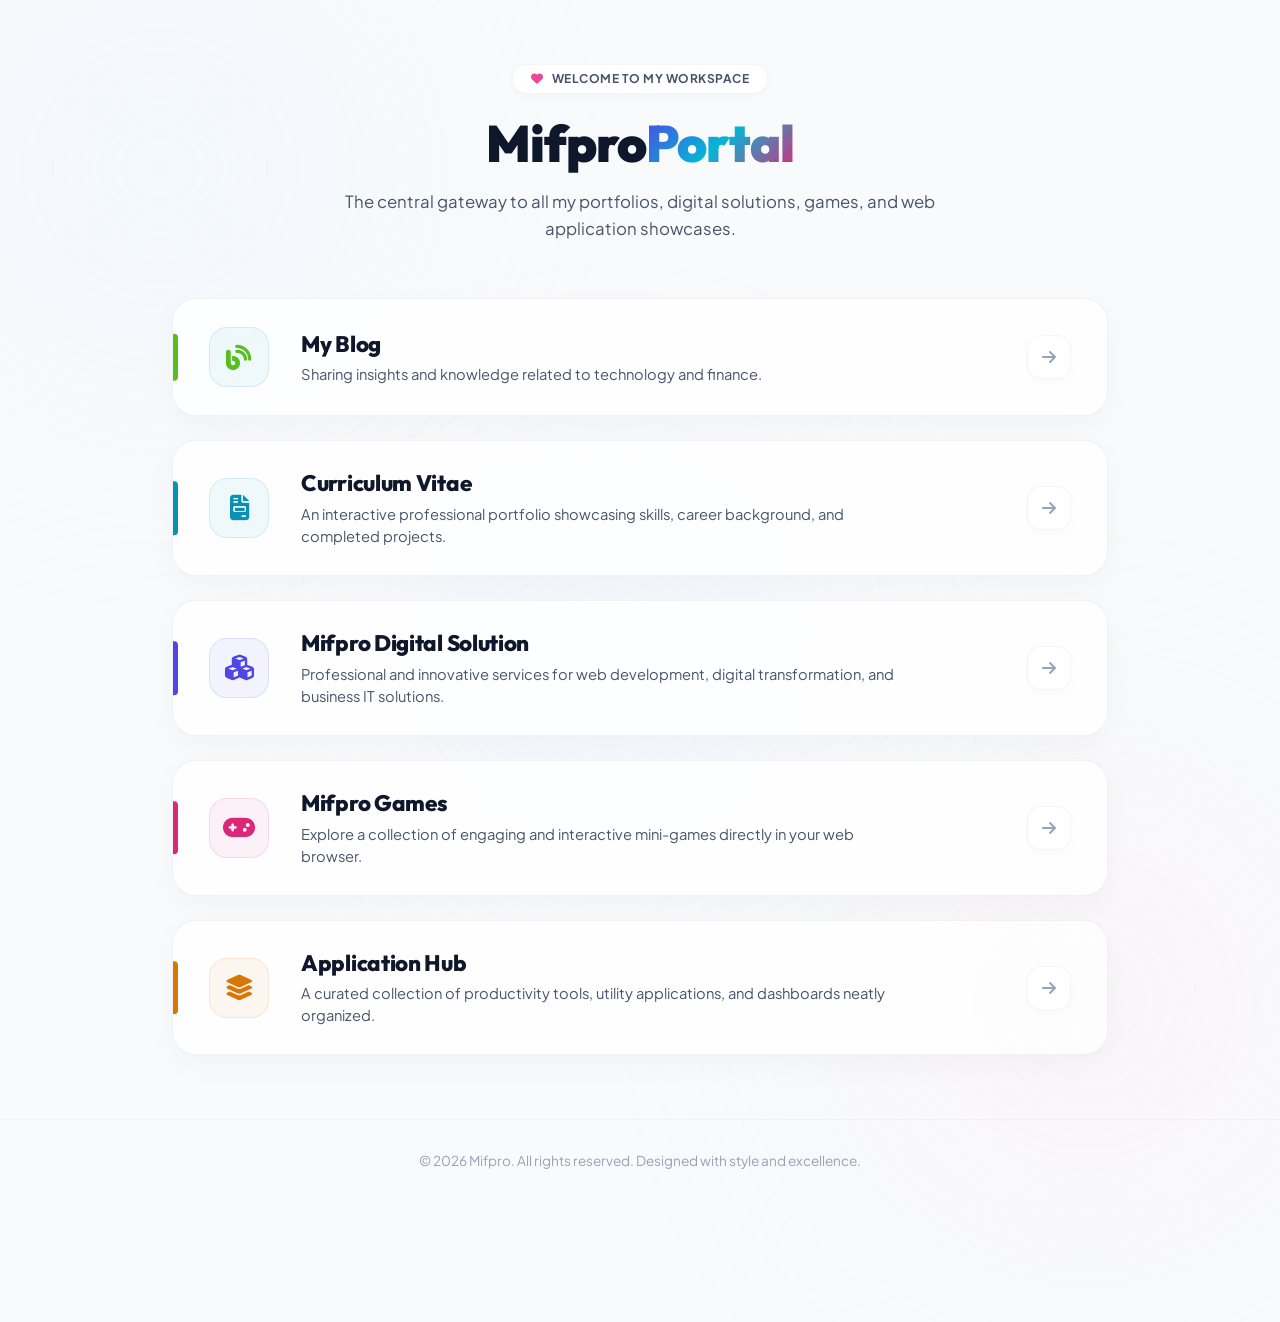
<file: index.html>
<!DOCTYPE html>
<html lang="en">

<head>
    <meta charset="UTF-8">
    <meta name="viewport" content="width=device-width, initial-scale=1.0">
    <title>Mifpro Project Portal - Muhammad Miftahul Ulum</title>
    <!-- Meta SEO -->
    <meta name="description"
        content="Mifpro's main portal by Muhammad Miftahul Ulum. Quick access to an interactive CV, exciting games, professional digital solutions, and web productivity applications showcase.">
    <meta name="keywords"
        content="Mifpro, Muhammad Miftahul Ulum, Web Developer, IT Professional, IT Portfolio, Website Development Services, ERP Solution, Game Hub, Online CV, Apps Showcase">
    <meta name="author" content="Muhammad Miftahul Ulum">
    <meta name="robots" content="index, follow">

    <!-- Open Graph / Facebook -->
    <meta property="og:type" content="website">
    <meta property="og:url" content="https://mifpro.com/">
    <meta property="og:title" content="Mifpro Project Portal - Muhammad Miftahul Ulum">
    <meta property="og:description"
        content="Mifpro main portal - Quick access to an interactive CV, exciting games, digital solutions, and web applications.">
    <meta property="og:image" content="https://mifpro.com/img/og-image.jpg">

    <!-- Twitter -->
    <meta property="twitter:card" content="summary_large_image">
    <meta property="twitter:url" content="https://mifpro.com/">
    <meta property="twitter:title" content="Mifpro Project Portal - Muhammad Miftahul Ulum">
    <meta property="twitter:description"
        content="Mifpro main portal - Quick access to an interactive CV, exciting games, digital solutions, and web applications.">
    <meta property="twitter:image" content="https://mifpro.com/img/og-image.jpg">

    <!-- Canonical Link -->
    <link rel="canonical" href="https://mifpro.com/">

    <!-- Google Fonts -->
    <link rel="preconnect" href="https://fonts.googleapis.com">
    <link rel="preconnect" href="https://fonts.gstatic.com" crossorigin>
    <link
        href="https://fonts.googleapis.com/css2?family=Outfit:wght@300;400;500;600;700;800;900&family=Plus+Jakarta+Sans:wght@300;400;500;600;700;800&display=swap"
        rel="stylesheet">

    <!-- FontAwesome Icons -->
    <link rel="stylesheet" href="https://cdnjs.cloudflare.com/ajax/libs/font-awesome/6.4.0/css/all.min.css">

    <link rel="icon" type="image/x-icon" href="https://mifpro.com/portal/Mifpro-Digital-Solution/img/ico-ds.ico">
    <style>
        /* CSS Variables for design system - BRIGHT WHITE THEME */
        :root {
            --bg-primary: #f8fafc;
            --bg-secondary: #ffffff;
            --bg-card: rgba(255, 255, 255, 0.8);
            --border-card: rgba(0, 0, 0, 0.05);
            --border-card-hover: rgba(0, 0, 0, 0.1);

            --text-primary: #0f172a;
            --text-secondary: #475569;
            --text-muted: #94a3b8;

            --glass-blur: 16px;
            --card-shadow: 0 10px 30px rgba(0, 0, 0, 0.03);
            --card-shadow-hover: 0 20px 40px rgba(0, 0, 0, 0.06);

            --font-heading: 'Outfit', sans-serif;
            --font-body: 'Plus Jakarta Sans', sans-serif;

            --transition-speed: 0.3s;
            --ease-out: cubic-bezier(0.16, 1, 0.3, 1);
        }

        /* Base Resets */
        * {
            margin: 0;
            padding: 0;
            box-sizing: border-box;
        }

        body {
            background-color: var(--bg-primary);
            color: var(--text-primary);
            font-family: var(--font-body);
            min-height: 100vh;
            overflow-x: hidden;
            position: relative;
            display: flex;
            flex-direction: column;
            justify-content: space-between;
        }

        /* Soft Pastel Background Ambient Lights */
        .ambient-light {
            position: absolute;
            border-radius: 50%;
            filter: blur(120px);
            z-index: -1;
            opacity: 0.4;
            pointer-events: none;
        }

        .light-blue {
            top: -10%;
            left: -10%;
            width: 45vw;
            height: 45vw;
            background: radial-gradient(circle, #e0f2fe 0%, transparent 70%);
        }

        .light-pink {
            bottom: -10%;
            right: -10%;
            width: 50vw;
            height: 50vw;
            background: radial-gradient(circle, #fce7f3 0%, transparent 70%);
        }

        .light-purple {
            top: 35%;
            left: 30%;
            width: 35vw;
            height: 35vw;
            background: radial-gradient(circle, #e0e7ff 0%, transparent 70%);
        }

        /* Portal Container */
        .portal-wrapper {
            max-width: 1000px;
            width: 100%;
            margin: 0 auto;
            padding: 4rem 2rem;
            flex-grow: 1;
            display: flex;
            flex-direction: column;
            justify-content: center;
        }

        /* Elegant Hero Section */
        .portal-hero {
            text-align: center;
            margin-bottom: 3.5rem;
            animation: fadeInDown 0.8s var(--ease-out);
        }

        .portal-hero .welcome-badge {
            display: inline-flex;
            align-items: center;
            gap: 0.5rem;
            padding: 0.4rem 1.1rem;
            border-radius: 99px;
            background: #ffffff;
            border: 1px solid rgba(0, 0, 0, 0.04);
            font-size: 0.75rem;
            font-weight: 700;
            color: var(--text-secondary);
            margin-bottom: 1.25rem;
            box-shadow: 0 4px 10px rgba(0, 0, 0, 0.02);
            letter-spacing: 0.5px;
            text-transform: uppercase;
        }

        .portal-hero .welcome-badge i {
            color: #ec4899;
            animation: pulse 1.5s infinite;
        }

        .portal-hero h1 {
            font-family: var(--font-heading);
            font-size: 3.2rem;
            font-weight: 900;
            line-height: 1.15;
            margin-bottom: 1rem;
            color: #0f172a;
            letter-spacing: -1px;
        }

        .portal-hero h1 span {
            background: linear-gradient(135deg, #4f46e5 0%, #06b6d4 50%, #db2777 100%);
            -webkit-background-clip: text;
            -webkit-text-fill-color: transparent;
        }

        .portal-hero p {
            color: var(--text-secondary);
            font-size: 1.05rem;
            max-width: 620px;
            margin: 0 auto;
            line-height: 1.6;
        }

        /* Landscape Grid/List Layout */
        .portal-list {
            display: flex;
            flex-direction: column;
            gap: 1.5rem;
            width: 100%;
        }

        /* Landscape Portal Cards */
        .portal-card {
            text-decoration: none;
            color: inherit;
            border-radius: 24px;
            background: var(--bg-card);
            border: 1px solid var(--border-card);
            padding: 1.75rem 2.25rem;
            backdrop-filter: blur(var(--glass-blur));
            -webkit-backdrop-filter: blur(var(--glass-blur));
            box-shadow: var(--card-shadow);
            display: flex;
            align-items: center;
            justify-content: space-between;
            gap: 2rem;
            transition: all var(--transition-speed) var(--ease-out);
            position: relative;
        }

        /* Portal Card Dynamic Colors */
        .card-cv {
            --accent-color: #0891b2;
            --accent-rgb: 8, 145, 178;
        }

        .card-blog {
            --accent-color: #58be1d;
            --accent-rgb: 8, 145, 178;
        }

        .card-games {
            --accent-color: #db2777;
            --accent-rgb: 219, 39, 119;
        }

        .card-solutions {
            --accent-color: #4f46e5;
            --accent-rgb: 79, 70, 229;
        }

        .card-apps {
            --accent-color: #d97706;
            --accent-rgb: 217, 119, 6;
        }

        /* Left side content wrapper */
        .card-left-section {
            display: flex;
            align-items: center;
            gap: 2rem;
            flex-grow: 1;
        }

        /* Icon Container */
        .icon-box {
            width: 60px;
            height: 60px;
            border-radius: 18px;
            background: rgba(var(--accent-rgb), 0.06);
            color: var(--accent-color);
            display: flex;
            align-items: center;
            justify-content: center;
            font-size: 1.6rem;
            border: 1px solid rgba(var(--accent-rgb), 0.12);
            flex-shrink: 0;
            transition: all var(--transition-speed) var(--ease-out);
        }

        .portal-card:hover .icon-box {
            background: var(--accent-color);
            color: #ffffff;
            box-shadow: 0 8px 20px rgba(var(--accent-rgb), 0.25);
            transform: scale(1.08) rotate(3deg);
        }

        /* Text Content */
        .card-info {
            flex-grow: 1;
        }

        .card-title {
            font-family: var(--font-heading);
            font-size: 1.4rem;
            font-weight: 800;
            margin-bottom: 0.35rem;
            letter-spacing: -0.3px;
            transition: color var(--transition-speed) ease;
        }

        .portal-card:hover .card-title {
            color: var(--accent-color);
        }

        .card-desc {
            color: var(--text-secondary);
            font-size: 0.92rem;
            line-height: 1.5;
            max-width: 600px;
        }

        /* Right side Arrow Action Box */
        .arrow-box {
            width: 44px;
            height: 44px;
            border-radius: 14px;
            background: #ffffff;
            border: 1px solid rgba(0, 0, 0, 0.04);
            display: flex;
            align-items: center;
            justify-content: center;
            color: var(--text-muted);
            box-shadow: 0 4px 10px rgba(0, 0, 0, 0.02);
            transition: all var(--transition-speed) var(--ease-out);
            flex-shrink: 0;
        }

        .portal-card:hover .arrow-box {
            background: var(--accent-color);
            border-color: var(--accent-color);
            color: #ffffff;
            box-shadow: 0 6px 15px rgba(var(--accent-rgb), 0.25);
            transform: translateX(4px);
        }

        /* Hover States for Cards */
        .portal-card:hover {
            transform: translateY(-4px);
            border-color: rgba(var(--accent-rgb), 0.2);
            box-shadow: 0 15px 35px rgba(var(--accent-rgb), 0.08), var(--card-shadow-hover);
            background: #ffffff;
        }

        /* Left edge colored border indicator */
        .portal-card::before {
            content: '';
            position: absolute;
            left: 0;
            top: 50%;
            transform: translateY(-50%);
            width: 5px;
            height: 40%;
            border-radius: 0 4px 4px 0;
            background: var(--accent-color);
            transition: height var(--transition-speed) var(--ease-out);
        }

        .portal-card:hover::before {
            height: 70%;
        }

        /* Footer */
        .portal-footer {
            padding: 2rem;
            text-align: center;
            color: var(--text-muted);
            font-size: 0.85rem;
            border-top: 1px solid rgba(0, 0, 0, 0.03);
            z-index: 2;
        }

        /* Entry & badge animations */
        @keyframes fadeInDown {
            from {
                opacity: 0;
                transform: translateY(-15px);
            }

            to {
                opacity: 1;
                transform: translateY(0);
            }
        }

        @keyframes pulse {
            0% {
                transform: scale(1);
                opacity: 0.8;
            }

            50% {
                transform: scale(1.1);
                opacity: 1;
            }

            100% {
                transform: scale(1);
                opacity: 0.8;
            }
        }

        /* Mobile Layout */
        @media (max-width: 768px) {
            .portal-wrapper {
                padding: 3rem 1.25rem;
            }

            .portal-hero h1 {
                font-size: 2.3rem;
            }

            .portal-card {
                flex-direction: column;
                align-items: flex-start;
                padding: 2rem;
                gap: 1.5rem;
            }

            .card-left-section {
                flex-direction: column;
                align-items: flex-start;
                gap: 1.25rem;
            }

            .arrow-box {
                align-self: flex-end;
            }

            .portal-card::before {
                left: 50%;
                top: 0;
                transform: translateX(-50%);
                width: 40%;
                height: 4px;
                border-radius: 0 0 4px 4px;
            }

            .portal-card:hover::before {
                width: 70%;
                height: 4px;
            }
        }
    </style>
</head>

<body>

    <!-- Pastel Ambient Lights -->
    <div class="ambient-light light-blue"></div>
    <div class="ambient-light light-pink"></div>
    <div class="ambient-light light-purple"></div>

    <div class="portal-wrapper">
        <!-- Hero Header -->
        <header class="portal-hero">
            <div class="welcome-badge">
                <i class="fa-solid fa-heart"></i>
                <span>Welcome to my workspace</span>
            </div>
            <h1>Mifpro<span>Portal</span></h1>
            <p>The central gateway to all my portfolios, digital solutions, games, and web application showcases.</p>
        </header>

        <!-- Landscape Portal List -->
        <main class="portal-list">

            <!-- Portal Blog -->
            <a target="_blank" href="https://mifpro.com" class="portal-card card-blog">
                <div class="card-left-section">
                    <div class="icon-box">
                        <i class="fa-solid fa-blog"></i>
                    </div>
                    <div class="card-info">
                        <h2 class="card-title">My Blog</h2>
                        <p class="card-desc">Sharing insights and knowledge related to technology and finance.</p>
                    </div>
                </div>
                <div class="arrow-box">
                    <i class="fa-solid fa-arrow-right"></i>
                </div>
            </a>


            <!-- Portal CV -->
            <a target="_blank" href="/portal/Cv/" class="portal-card card-cv">
                <div class="card-left-section">
                    <div class="icon-box">
                        <i class="fa-solid fa-file-invoice"></i>
                    </div>
                    <div class="card-info">
                        <h2 class="card-title">Curriculum Vitae</h2>
                        <p class="card-desc">An interactive professional portfolio showcasing skills, career background,
                            and completed projects.</p>
                    </div>
                </div>
                <div class="arrow-box">
                    <i class="fa-solid fa-arrow-right"></i>
                </div>
            </a>



            <!-- Portal MifproDigitalSolution -->
            <a target="_blank" href="/portal/Mifpro-Digital-Solution/" class="portal-card card-solutions">
                <div class="card-left-section">
                    <div class="icon-box">
                        <i class="fa-solid fa-cubes"></i>
                    </div>
                    <div class="card-info">
                        <h2 class="card-title">Mifpro Digital Solution</h2>
                        <p class="card-desc">Professional and innovative services for web development, digital
                            transformation, and business IT solutions.</p>
                    </div>
                </div>
                <div class="arrow-box">
                    <i class="fa-solid fa-arrow-right"></i>
                </div>
            </a>

            <!-- Portal Games -->
            <a target="_blank" href="/portal/Games/" class="portal-card card-games">
                <div class="card-left-section">
                    <div class="icon-box">
                        <i class="fa-solid fa-gamepad"></i>
                    </div>
                    <div class="card-info">
                        <h2 class="card-title">Mifpro Games</h2>
                        <p class="card-desc">Explore a collection of engaging and interactive mini-games directly in
                            your web browser.</p>
                    </div>
                </div>
                <div class="arrow-box">
                    <i class="fa-solid fa-arrow-right"></i>
                </div>
            </a>

            <!-- Portal Apps Directory -->
            <a target="_blank" href="/portal/Apps/" class="portal-card card-apps">
                <div class="card-left-section">
                    <div class="icon-box">
                        <i class="fa-solid fa-layer-group"></i>
                    </div>
                    <div class="card-info">
                        <h2 class="card-title">Application Hub</h2>
                        <p class="card-desc">A curated collection of productivity tools, utility applications, and
                            dashboards neatly organized.</p>
                    </div>
                </div>
                <div class="arrow-box">
                    <i class="fa-solid fa-arrow-right"></i>
                </div>
            </a>
        </main>
    </div>

    <!-- Elegant Footer -->
    <footer class="portal-footer">
        <p>&copy; 2026 Mifpro. All rights reserved. Designed with style and excellence.</p>
    </footer>

    <!-- Entry Staggered Animation Script -->
    <script>
        document.addEventListener('DOMContentLoaded', () => {
            const cards = document.querySelectorAll('.portal-card');

            // Entry Staggered Animation
            cards.forEach((card, index) => {
                card.style.opacity = '0';
                card.style.transform = 'translateY(15px)';
                card.style.transition = 'opacity 0.6s var(--ease-out), transform 0.6s var(--ease-out), border-color var(--transition-speed) ease, box-shadow var(--transition-speed) ease, background var(--transition-speed) ease';

                setTimeout(() => {
                    card.style.opacity = '1';
                    card.style.transform = 'translateY(0)';
                }, 150 + index * 80);
            });
        });
    </script>
</body>

</html>
</file>
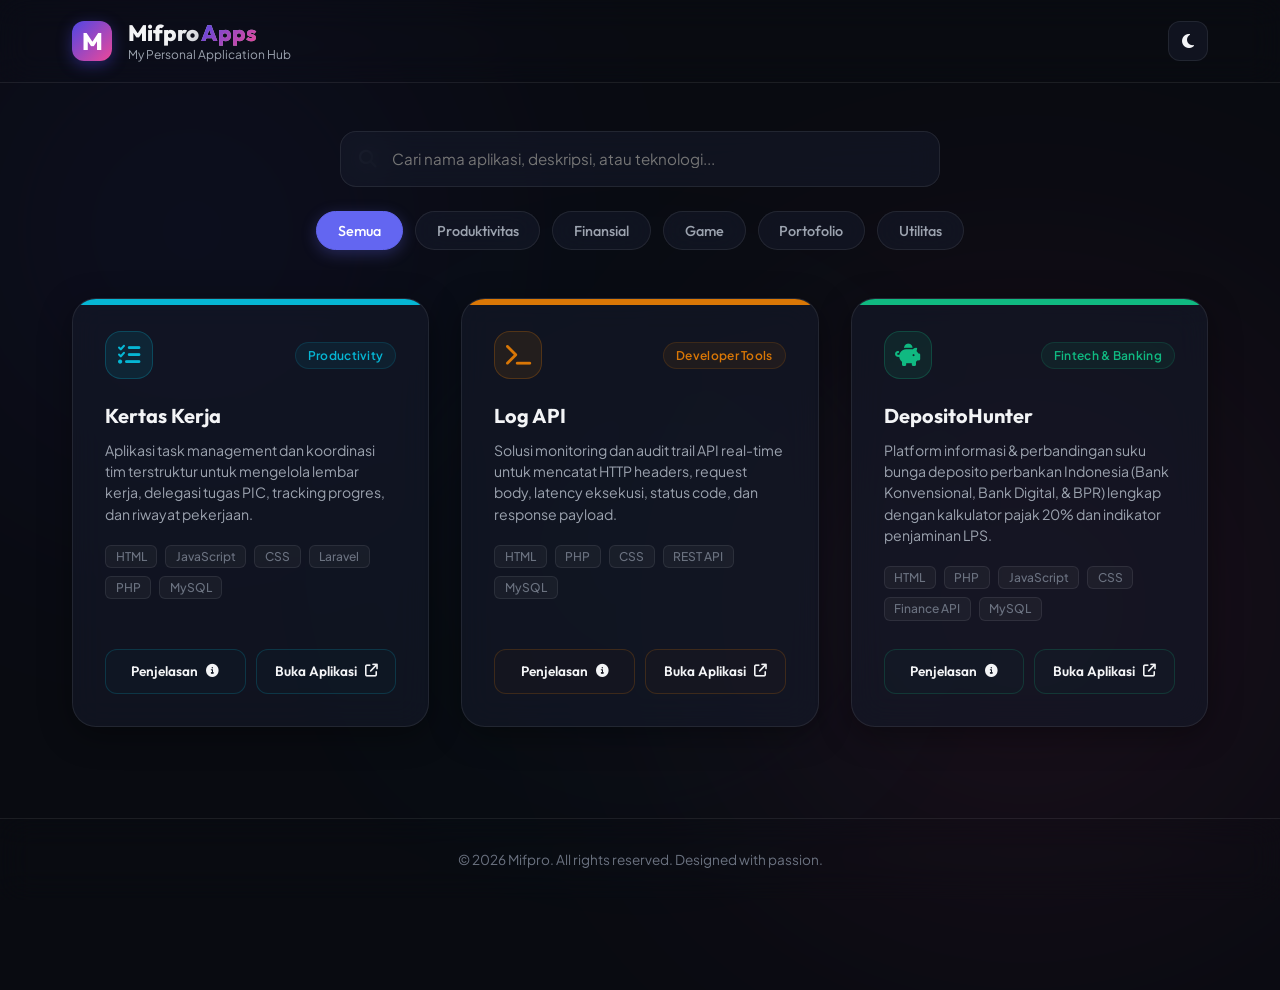
<file: Apps/index.html>
<!DOCTYPE html>
<html lang="id">

<head>
    <meta charset="UTF-8">
    <meta name="viewport" content="width=device-width, initial-scale=1.0">
    <title>Mifpro Apps Directory - Koleksi Aplikasi Muhammad Miftahul Ulum</title>
    <!-- Meta SEO -->
    <meta name="description"
        content="Koleksi aplikasi web, tools utilitas, dan dashboard produktivitas buatan Muhammad Miftahul Ulum (Mifpro) yang dirancang untuk solusi digital modern.">
    <meta name="keywords"
        content="Mifpro Apps, Aplikasi Web, Tools Produktivitas, Web Apps, Portofolio Developer, Developer Tools, Muhammad Miftahul Ulum">
    <meta name="author" content="Muhammad Miftahul Ulum">
    <meta name="robots" content="index, follow">

    <!-- Open Graph / Facebook -->
    <meta property="og:type" content="website">
    <meta property="og:url" content="https://mifpro.com/Apps/">
    <meta property="og:title" content="Mifpro Apps Directory - Koleksi Aplikasi Muhammad Miftahul Ulum">
    <meta property="og:description"
        content="Koleksi aplikasi web, tools utilitas, dan dashboard produktivitas buatan Muhammad Miftahul Ulum (Mifpro).">
    <meta property="og:image" content="https://mifpro.com/img/og-image-apps.jpg">

    <!-- Twitter -->
    <meta property="twitter:card" content="summary_large_image">
    <meta property="twitter:url" content="https://mifpro.com/Apps/">
    <meta property="twitter:title" content="Mifpro Apps Directory - Koleksi Aplikasi Muhammad Miftahul Ulum">
    <meta property="twitter:description"
        content="Koleksi aplikasi web, tools utilitas, dan dashboard produktivitas buatan Muhammad Miftahul Ulum (Mifpro).">
    <meta property="twitter:image" content="https://mifpro.com/img/og-image-apps.jpg">

    <!-- Canonical Link -->
    <link rel="canonical" href="https://mifpro.com/Apps/">

    <!-- Google Fonts -->
    <link rel="preconnect" href="https://fonts.googleapis.com">
    <link rel="preconnect" href="https://fonts.gstatic.com" crossorigin>
    <link
        href="https://fonts.googleapis.com/css2?family=Outfit:wght@300;400;500;600;700;800&family=Plus+Jakarta+Sans:wght@300;400;500;600;700;800&display=swap"
        rel="stylesheet">

    <!-- FontAwesome Icons -->
    <link rel="stylesheet" href="https://cdnjs.cloudflare.com/ajax/libs/font-awesome/6.4.0/css/all.min.css">

    <link rel="icon" type="image/x-icon" href="https://mifpro.com/portal/Apps/ico-app.ico">

    <!-- Stylesheet -->
    <link rel="stylesheet" href="styles.css">
</head>

<body>
    <!-- Background Decor -->
    <div class="bg-glow bg-glow-1"></div>
    <div class="bg-glow bg-glow-2"></div>
    <div class="bg-glow bg-glow-3"></div>

    <header class="app-header">
        <div class="header-container">
            <div class="logo-area">
                <div class="logo-icon">M</div>
                <div class="logo-text">
                    <h1>Mifpro<span>Apps</span></h1>
                    <p>My Personal Application Hub</p>
                </div>
            </div>

            <div class="theme-toggle-btn" id="theme-toggle" title="Ubah Tema">
                <i class="fa-solid fa-moon"></i>
            </div>
        </div>
    </header>

    <main class="main-content">
        <!-- Dashboard Summary & Search -->
        <section class="control-panel">
            <div class="search-bar-container">
                <i class="fa-solid fa-magnifying-glass search-icon"></i>
                <input type="text" id="search-input" placeholder="Cari nama aplikasi, deskripsi, atau teknologi..."
                    autocomplete="off">
                <button class="clear-search" id="clear-search" style="display: none;"><i
                        class="fa-solid fa-xmark"></i></button>
            </div>

            <div class="filter-categories" id="filter-categories">
                <button class="filter-btn active" data-category="all">Semua</button>
                <button class="filter-btn" data-category="productivity">Produktivitas</button>
                <button class="filter-btn" data-category="finance">Finansial</button>
                <button class="filter-btn" data-category="games">Game</button>
                <button class="filter-btn" data-category="portfolio">Portofolio</button>
                <button class="filter-btn" data-category="utility">Utilitas</button>
            </div>
        </section>

        <!-- Applications Grid -->
        <section class="apps-grid" id="apps-grid">
            <!-- App 1: Kertas Kerja (Task Management) -->
            <div class="app-card" data-category="productivity"
                style="--app-theme: #06b6d4; --app-theme-rgb: 6, 182, 212;">
                <div class="card-inner">
                    <div class="app-header-card">
                        <div class="app-icon-container">
                            <i class="fa-solid fa-list-check"></i>
                        </div>
                        <span class="app-badge">Productivity</span>
                    </div>
                    <div class="app-body">
                        <h3 class="app-title">Kertas Kerja</h3>
                        <p class="app-description">Aplikasi task management dan koordinasi tim terstruktur untuk mengelola lembar kerja, delegasi tugas PIC, tracking progres, dan riwayat pekerjaan.</p>
                        <div class="app-tech-tags">
                            <span>HTML</span>
                            <span>JavaScript</span>
                            <span>CSS</span>
                            <span>Laravel</span>
                            <span>PHP</span>
                            <span>MySQL</span>
                        </div>
                    </div>
                    <div class="app-footer-card">
                        <a href="kertas-kerja.html" class="launch-btn" title="Lihat Penjelasan Kertas Kerja">
                            <span>Penjelasan</span>
                            <i class="fa-solid fa-circle-info"></i>
                        </a>

                        <a href="https://task.mifpro.com" class="launch-btn" target="_blank" title="Buka Aplikasi Kertas Kerja">
                            <span>Buka Aplikasi</span>
                            <i class="fa-solid fa-arrow-up-right-from-square"></i>
                        </a>
                    </div>
                </div>
            </div>

            <!-- App 2: Log API -->
            <div class="app-card" data-category="productivity utility"
                style="--app-theme: #d97706; --app-theme-rgb: 217, 119, 6;">
                <div class="card-inner">
                    <div class="app-header-card">
                        <div class="app-icon-container">
                            <i class="fa-solid fa-terminal"></i>
                        </div>
                        <span class="app-badge">Developer Tools</span>
                    </div>
                    <div class="app-body">
                        <h3 class="app-title">Log API</h3>
                        <p class="app-description">Solusi monitoring dan audit trail API real-time untuk mencatat HTTP headers, request body, latency eksekusi, status code, dan response payload.</p>
                        <div class="app-tech-tags">
                            <span>HTML</span>
                            <span>PHP</span>
                            <span>CSS</span>
                            <span>REST API</span>
                            <span>MySQL</span>
                        </div>
                    </div>
                    <div class="app-footer-card">
                        <a href="log-api.html" class="launch-btn" title="Lihat Penjelasan Log API">
                            <span>Penjelasan</span>
                            <i class="fa-solid fa-circle-info"></i>
                        </a>

                        <a href="https://log.mifpro.com" class="launch-btn" target="_blank" title="Buka Aplikasi Log API">
                            <span>Buka Aplikasi</span>
                            <i class="fa-solid fa-arrow-up-right-from-square"></i>
                        </a>
                    </div>
                </div>
            </div>

            <!-- App 3: DepositoHunter (Fintech & Banking Comparator) -->
            <div class="app-card" data-category="finance productivity utility"
                style="--app-theme: #10b981; --app-theme-rgb: 16, 185, 129;">
                <div class="card-inner">
                    <div class="app-header-card">
                        <div class="app-icon-container">
                            <i class="fa-solid fa-piggy-bank"></i>
                        </div>
                        <span class="app-badge">Fintech & Banking</span>
                    </div>
                    <div class="app-body">
                        <h3 class="app-title">DepositoHunter</h3>
                        <p class="app-description">Platform informasi & perbandingan suku bunga deposito perbankan Indonesia (Bank Konvensional, Bank Digital, & BPR) lengkap dengan kalkulator pajak 20% dan indikator penjaminan LPS.</p>
                        <div class="app-tech-tags">
                            <span>HTML</span>
                            <span>PHP</span>
                            <span>JavaScript</span>
                            <span>CSS</span>
                            <span>Finance API</span>
                            <span>MySQL</span>
                        </div>
                    </div>
                    <div class="app-footer-card">
                        <a href="deposito-hunter.html" class="launch-btn" title="Lihat Penjelasan DepositoHunter">
                            <span>Penjelasan</span>
                            <i class="fa-solid fa-circle-info"></i>
                        </a>

                        <a href="https://depositohunter.mifpro.com" class="launch-btn" target="_blank" title="Buka Aplikasi DepositoHunter">
                            <span>Buka Aplikasi</span>
                            <i class="fa-solid fa-arrow-up-right-from-square"></i>
                        </a>
                    </div>
                </div>
            </div>
        </section>

        <!-- Empty State -->
        <div class="empty-state" id="empty-state" style="display: none;">
            <i class="fa-solid fa-magnifying-glass-minus"></i>
            <h3>Aplikasi tidak ditemukan</h3>
            <p>Silakan coba kata kunci lain atau pilih kategori yang berbeda.</p>
        </div>
    </main>

    <footer class="app-footer">
        <p>&copy; 2026 Mifpro. All rights reserved. Designed with passion.</p>
    </footer>

    <!-- Script -->
    <script src="script.js"></script>
</body>

</html>
</file>
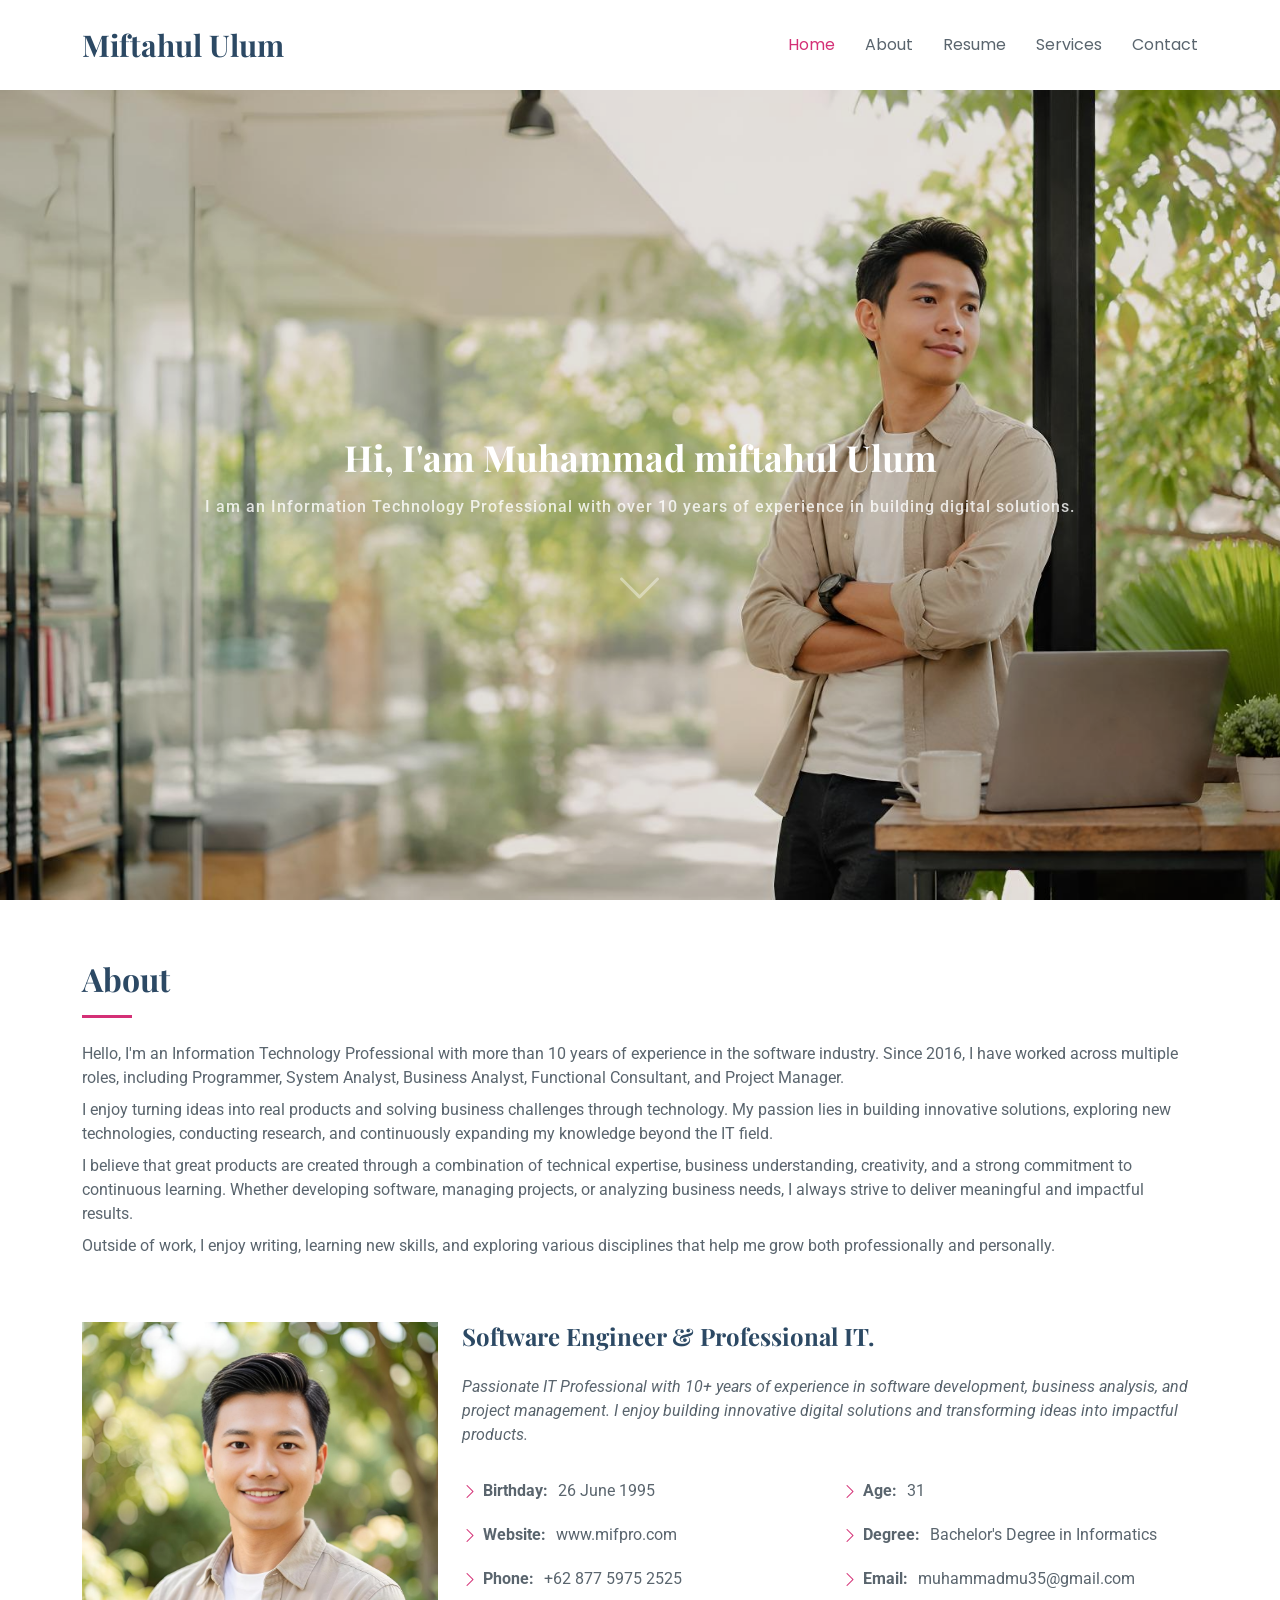
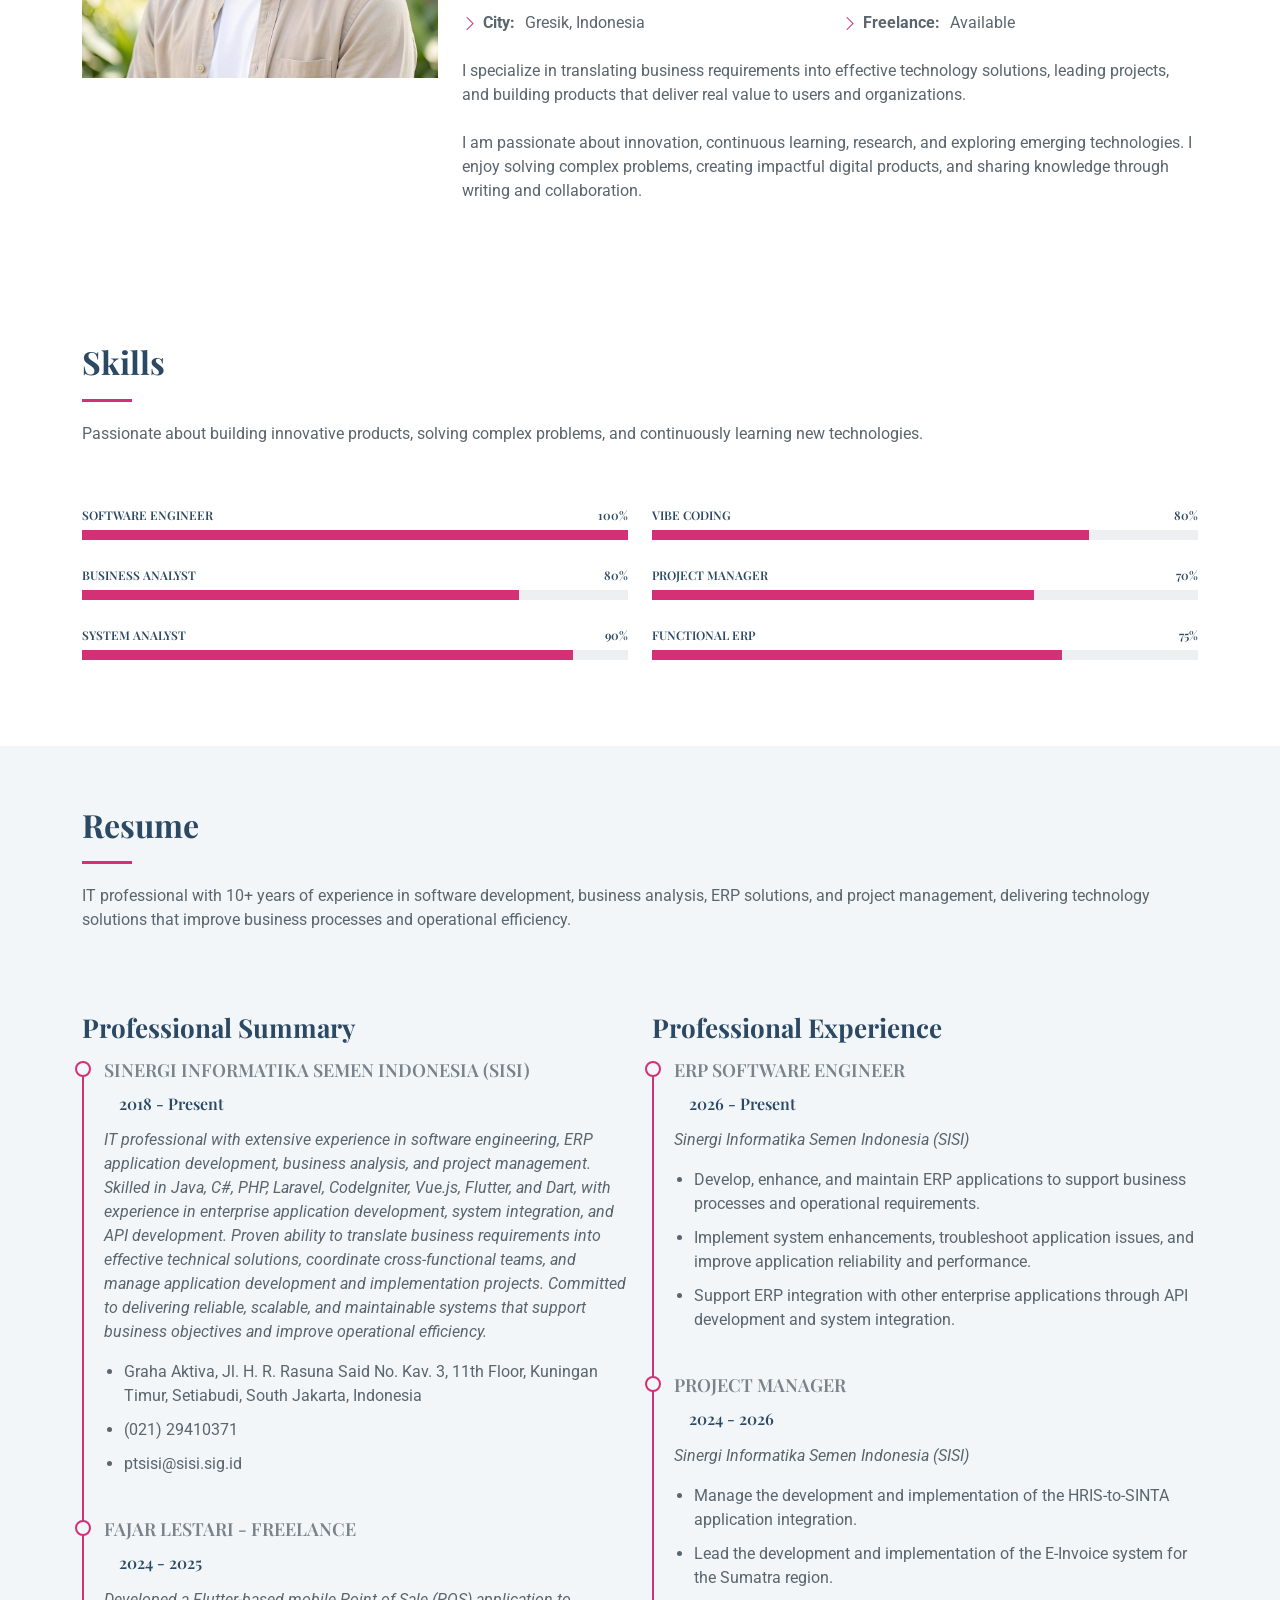
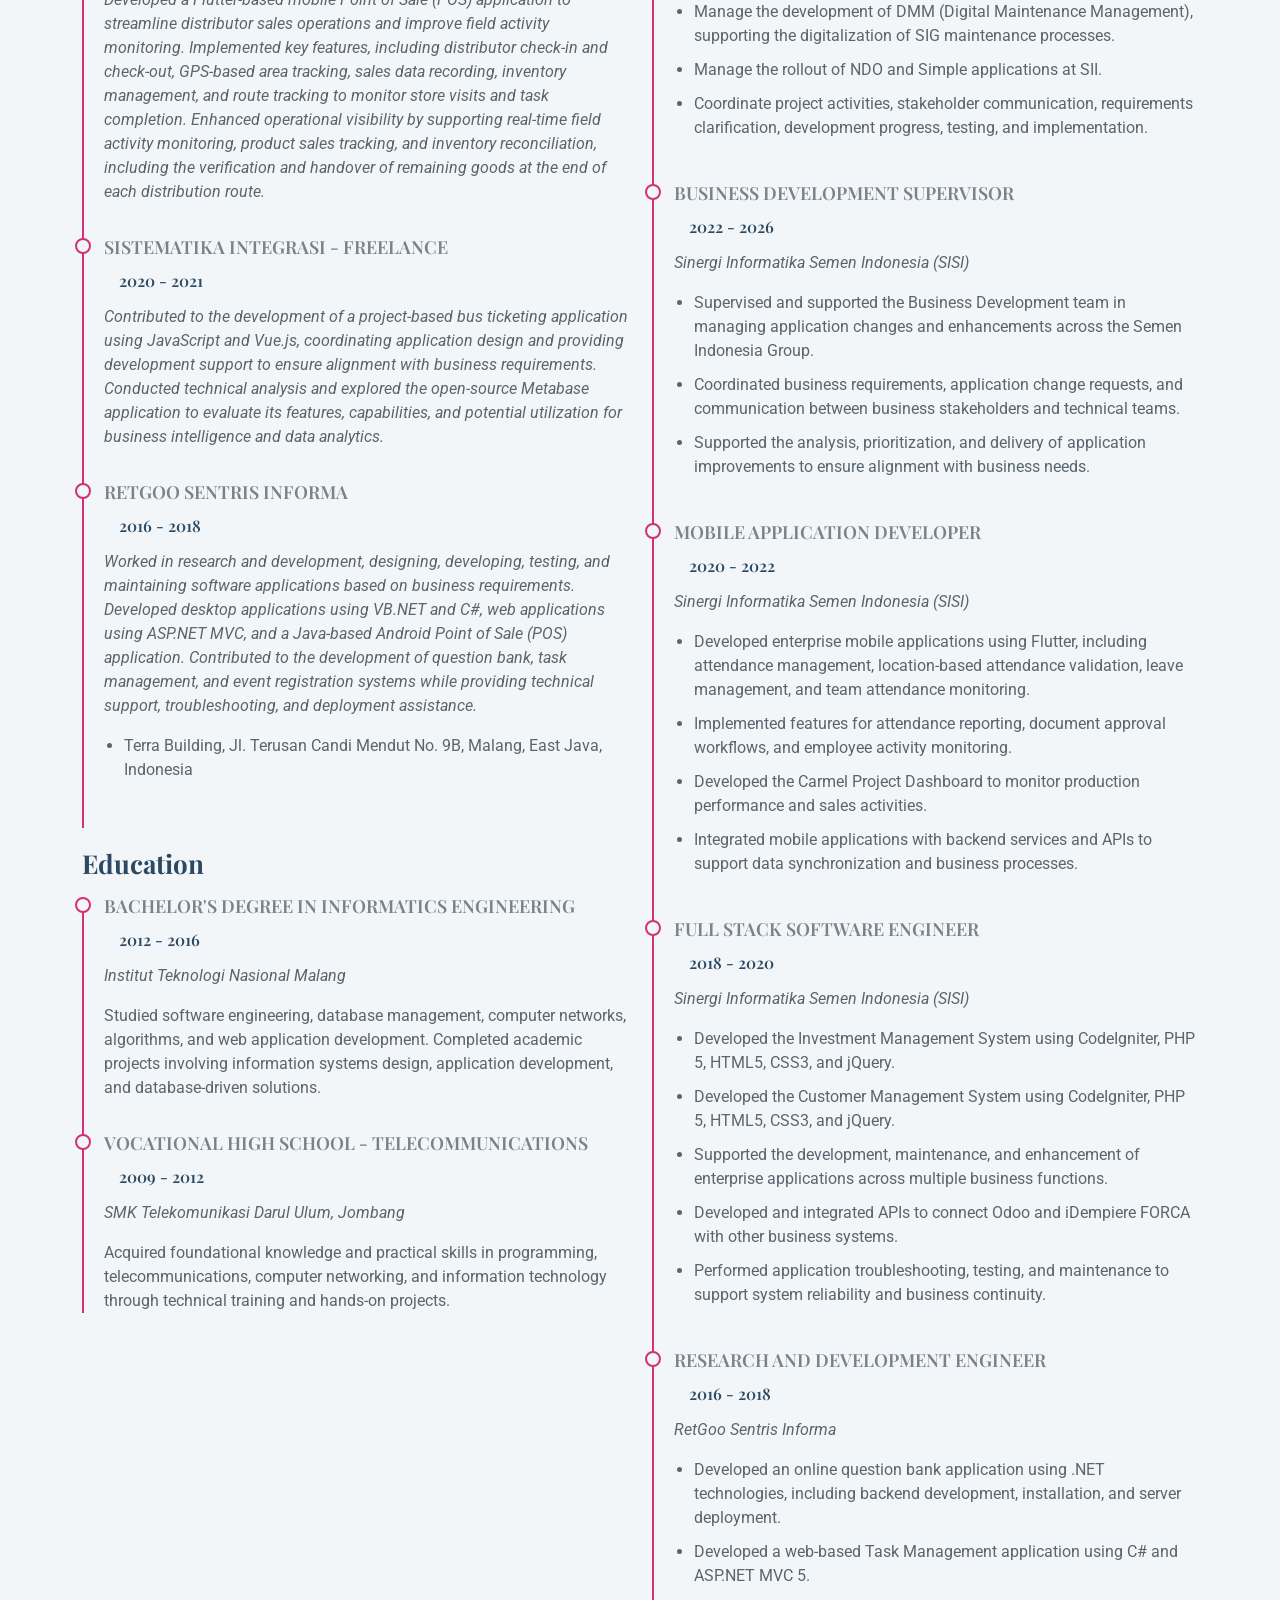
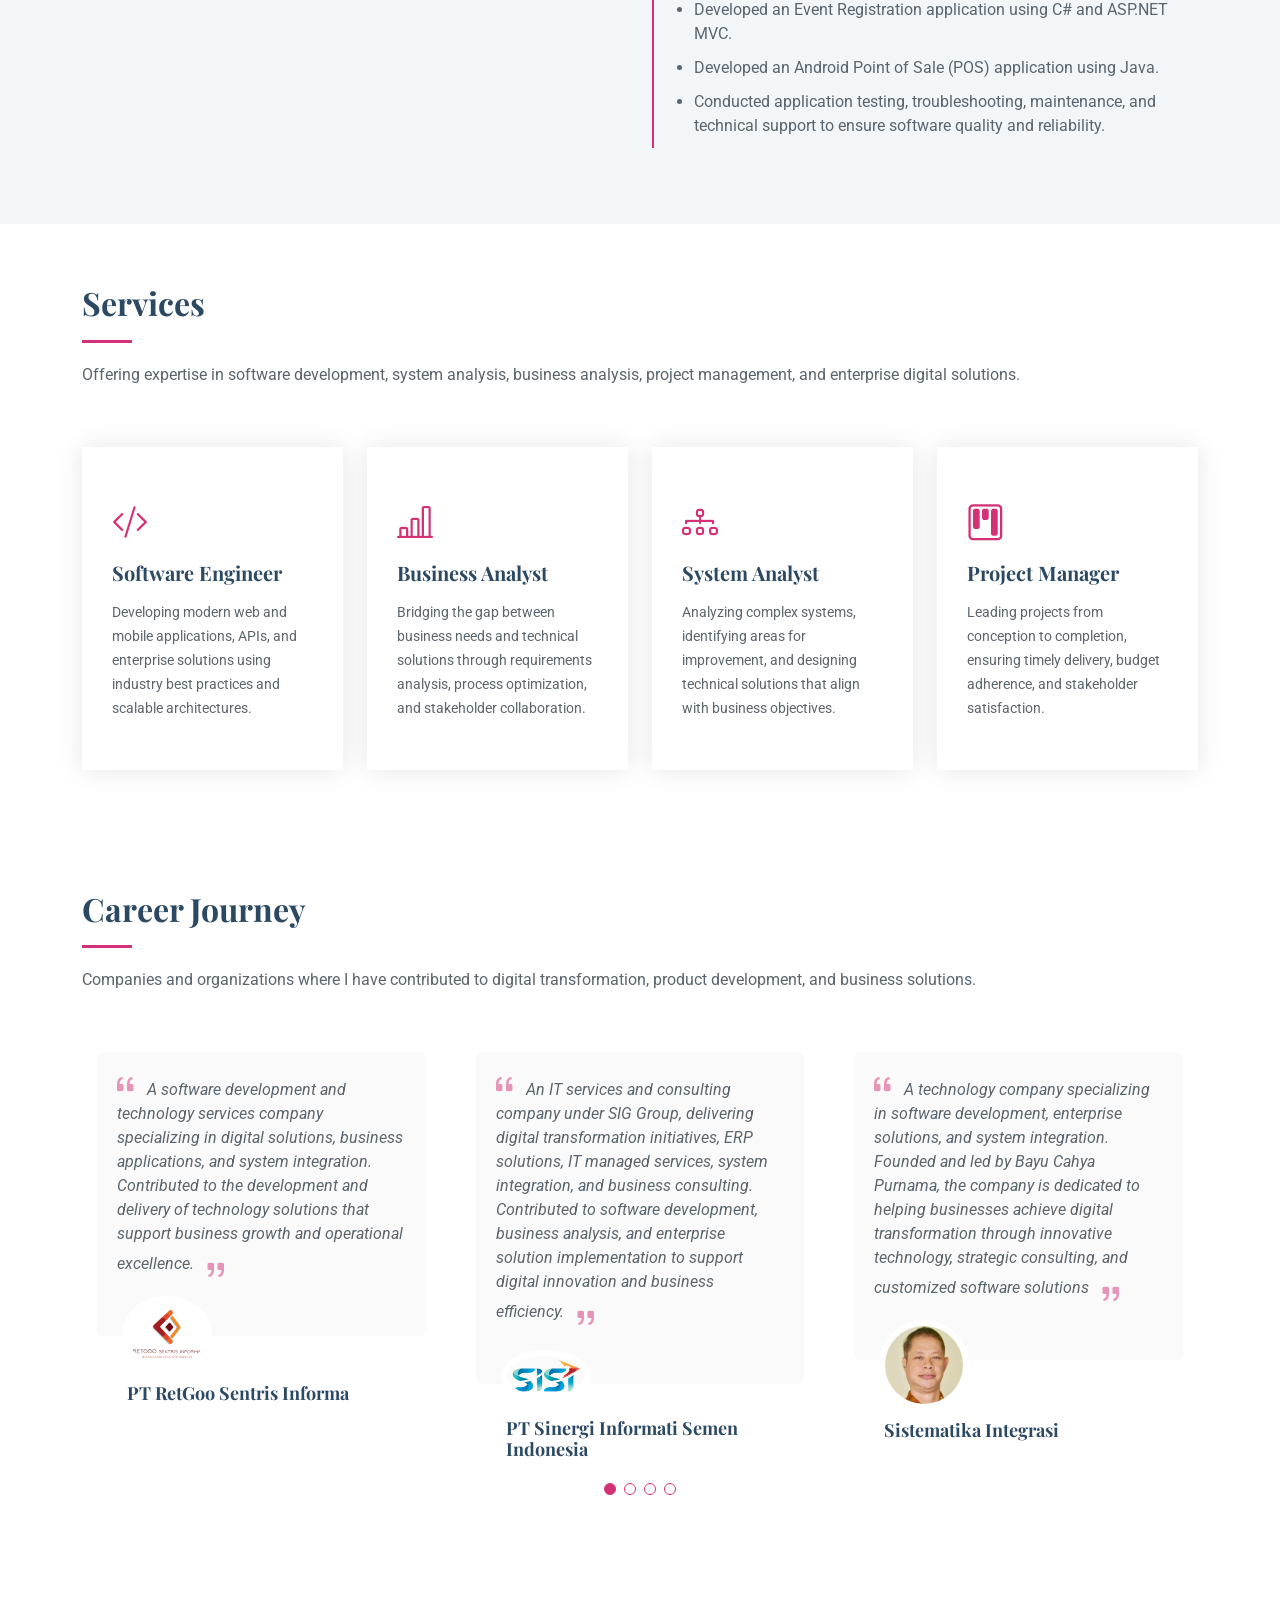
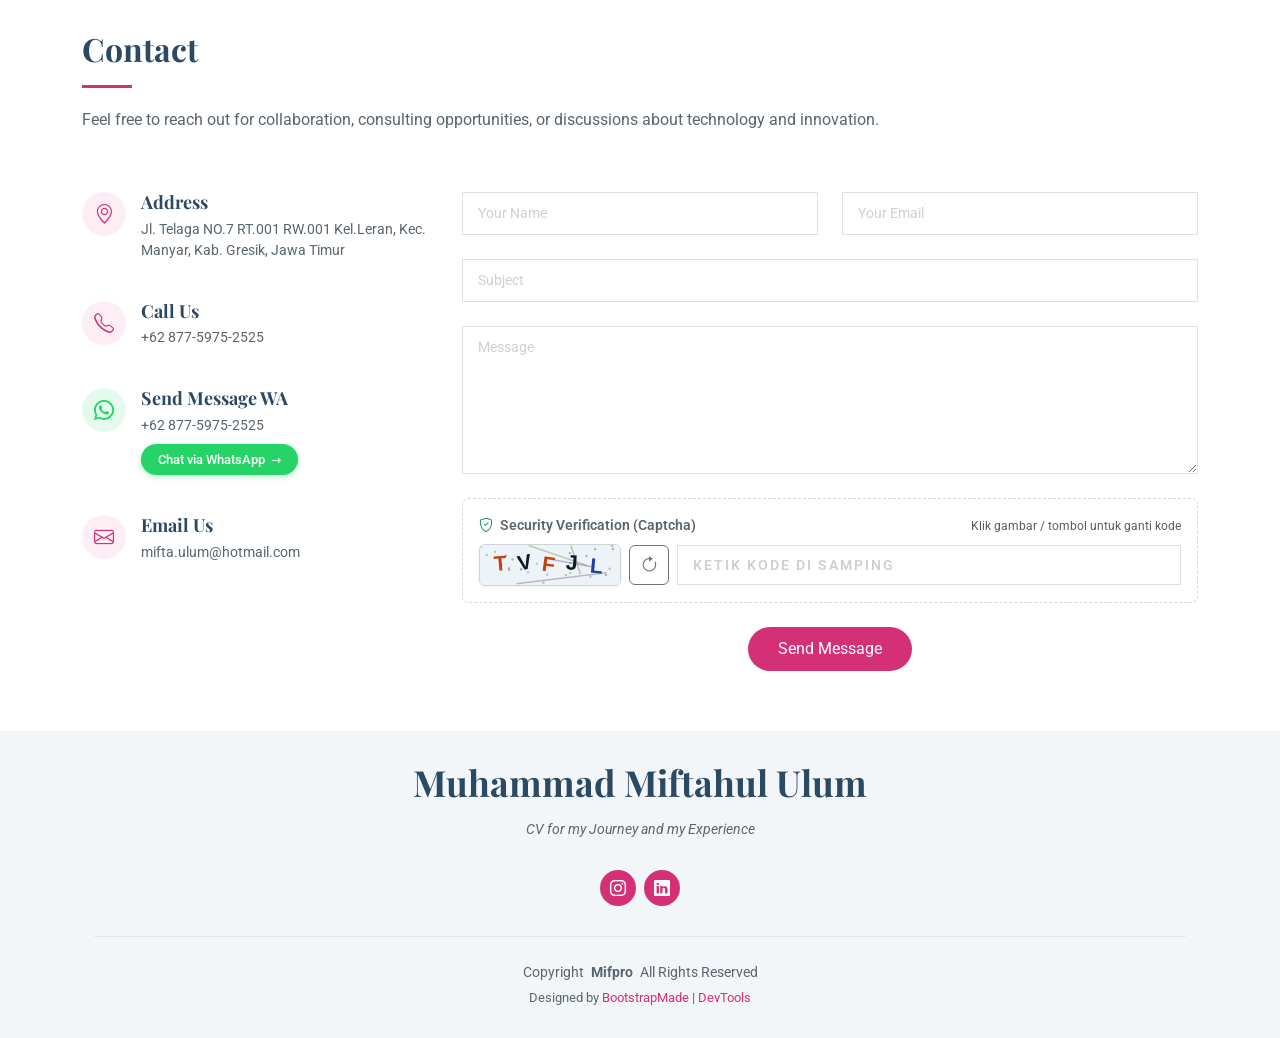
<file: Cv/index.html>
<!DOCTYPE html>
<html lang="en">

<head>
  <meta charset="utf-8">
  <meta content="width=device-width, initial-scale=1.0" name="viewport">
  <title>Curriculum Vitae - Muhammad Miftahul Ulum | IT Professional & Software Engineer</title>
  <meta name="description"
    content="Curriculum Vitae (CV) interaktif Muhammad Miftahul Ulum. Lebih dari 10 tahun pengalaman sebagai Programmer, System Analyst, dan Project Manager di bidang IT.">
  <meta name="keywords"
    content="CV Muhammad Miftahul Ulum, Software Engineer Indonesia, IT Professional CV, System Analyst Surabaya, Full Stack Developer C#, Web Developer Laravel">
  <meta name="author" content="Muhammad Miftahul Ulum">
  <meta name="robots" content="index, follow">

  <!-- Open Graph / Facebook -->
  <meta property="og:type" content="website">
  <meta property="og:url" content="https://mifpro.com/Cv/">
  <meta property="og:title" content="Curriculum Vitae - Muhammad Miftahul Ulum | IT Professional & Software Engineer">
  <meta property="og:description"
    content="Curriculum Vitae (CV) interaktif Muhammad Miftahul Ulum. Lebih dari 10 tahun pengalaman di bidang software engineering.">
  <meta property="og:image" content="https://mifpro.com/img/og-image-cv.jpg">

  <!-- Twitter -->
  <meta property="twitter:card" content="summary_large_image">
  <meta property="twitter:url" content="https://mifpro.com/Cv/">
  <meta property="twitter:title"
    content="Curriculum Vitae - Muhammad Miftahul Ulum | IT Professional & Software Engineer">
  <meta property="twitter:description"
    content="Curriculum Vitae (CV) interaktif Muhammad Miftahul Ulum. Lebih dari 10 tahun pengalaman di bidang software engineering.">
  <meta property="twitter:image" content="https://mifpro.com/img/og-image-cv.jpg">

  <!-- Canonical Link -->
  <link rel="canonical" href="https://mifpro.com/Cv/">

  <!-- Favicons -->
  <link href="assets/img/favicon.png" rel="icon">
  <link href="assets/img/apple-touch-icon.png" rel="apple-touch-icon">

  <!-- Fonts -->
  <link href="https://fonts.googleapis.com" rel="preconnect">
  <link href="https://fonts.gstatic.com" rel="preconnect" crossorigin>
  <link
    href="https://fonts.googleapis.com/css2?family=Roboto:ital,wght@0,100;0,300;0,400;0,500;0,700;0,900;1,100;1,300;1,400;1,500;1,700;1,900&family=Poppins:ital,wght@0,100;0,200;0,300;0,400;0,500;0,600;0,700;0,800;0,900;1,100;1,200;1,300;1,400;1,500;1,600;1,700;1,800;1,900&family=Playfair+Display:ital,wght@0,400;0,500;0,600;0,700;0,800;0,900;1,400;1,500;1,600;1,700;1,800;1,900&display=swap"
    rel="stylesheet">

  <!-- Vendor CSS Files -->
  <link href="assets/vendor/bootstrap/css/bootstrap.min.css" rel="stylesheet">
  <link href="assets/vendor/bootstrap-icons/bootstrap-icons.css" rel="stylesheet">
  <link href="assets/vendor/aos/aos.css" rel="stylesheet">
  <link href="assets/vendor/glightbox/css/glightbox.min.css" rel="stylesheet">
  <link href="assets/vendor/swiper/swiper-bundle.min.css" rel="stylesheet">

  <!-- Main CSS File -->
  <link href="assets/css/main.css" rel="stylesheet">

</head>

<body class="index-page">
  <a href="../index.html" class="back-button"
    style="position:absolute;top:20px;left:20px;padding:8px 12px;background:#fff;color:#000;border-radius:4px;text-decoration:none;">Back</a>

  <header id="header" class="header d-flex align-items-center sticky-top">
    <div class="container-fluid container-xl position-relative d-flex align-items-center justify-content-between">

      <a href="index.html" class="logo d-flex align-items-center">
        <!-- Uncomment the line below if you also wish to use an image logo -->
        <!-- <img src="assets/img/logo.png" alt=""> -->
        <h1 class="sitename">Miftahul Ulum</h1>
      </a>

      <nav id="navmenu" class="navmenu">
        <ul>
          <li><a href="#hero" class="active">Home</a></li>
          <li><a href="#about">About</a></li>
          <li><a href="#resume">Resume</a></li>
          <li><a href="#services">Services</a></li>
          <!-- <li><a href="#portfolio">Portfolio</a></li> -->
          <!-- <li><a href="#team">Team</a></li>
          <li class="dropdown"><a href="#"><span>Dropdown</span> <i class="bi bi-chevron-down toggle-dropdown"></i></a>
            <ul>
              <li><a href="#">Dropdown 1</a></li>
              <li class="dropdown"><a href="#"><span>Deep Dropdown</span> <i
                    class="bi bi-chevron-down toggle-dropdown"></i></a>
                <ul>
                  <li><a href="#">Deep Dropdown 1</a></li>
                  <li><a href="#">Deep Dropdown 2</a></li>
                  <li><a href="#">Deep Dropdown 3</a></li>
                  <li><a href="#">Deep Dropdown 4</a></li>
                  <li><a href="#">Deep Dropdown 5</a></li>
                </ul>
              </li>
              <li><a href="#">Dropdown 2</a></li>
              <li><a href="#">Dropdown 3</a></li>
              <li><a href="#">Dropdown 4</a></li>
            </ul>
          </li> -->
          <li><a href="#contact">Contact</a></li>
        </ul>
        <i class="mobile-nav-toggle d-xl-none bi bi-list"></i>
      </nav>

    </div>
  </header>

  <main class="main">

    <!-- Hero Section -->
    <section id="hero" class="hero section dark-background">

      <div class="container text-center" data-aos="fade-up" data-aos-delay="100">
        <h2>Hi, I'am Muhammad miftahul Ulum</h2>
        <p>I am an Information Technology Professional with over 10 years of experience in building digital
          solutions.<br></p>
        <a href="#about" class="btn-scroll" title="Scroll Down"><i class="bi bi-chevron-down"></i></a>
      </div>

    </section><!-- /Hero Section -->

    <!-- About Section -->
    <section id="about" class="about section">

      <!-- Section Title -->
      <div class="container section-title" data-aos="fade-up">
        <h2>About</h2>
        <p class="py-1">
          Hello, I'm an Information Technology Professional with more than 10 years of experience in the software
          industry. Since 2016, I have worked across multiple roles, including Programmer, System Analyst, Business
          Analyst, Functional Consultant, and Project Manager.
        </p>

        <p class="py-1">
          I enjoy turning ideas into real products and solving business challenges through technology. My passion lies
          in building innovative solutions, exploring new technologies, conducting research, and continuously expanding
          my knowledge beyond the IT field.
        </p>

        <p class="py-1">
          I believe that great products are created through a combination of technical expertise, business
          understanding, creativity, and a strong commitment to continuous learning. Whether developing software,
          managing projects, or analyzing business needs, I always strive to deliver meaningful and impactful results.
        </p>

        <p class="py-1">
          Outside of work, I enjoy writing, learning new skills, and exploring various disciplines that help me grow
          both professionally and personally.
        </p>
      </div><!-- End Section Title -->

      <div class="container" data-aos="fade-up" data-aos-delay="100">

        <div class="row gy-4 justify-content-center">
          <div class="col-lg-4">
            <img src="assets/img/profile-img.jpg" class="img-fluid" alt="">
          </div>
          <div class="col-lg-8 content">
            <h2>Software Engineer &amp; Professional IT.</h2>
            <p class="fst-italic py-3">
              Passionate IT Professional with 10+ years of experience in software development, business analysis, and
              project management. I enjoy building innovative digital solutions and transforming ideas into impactful
              products.
            </p>
            <div class="row">
              <div class="col-lg-6">
                <ul>
                  <li><i class="bi bi-chevron-right"></i> <strong>Birthday:</strong> <span id="birthday">26 June
                      1995</span></li>
                  <li><i class="bi bi-chevron-right"></i> <strong>Website:</strong> <span>www.mifpro.com</span></li>
                  <li><i class="bi bi-chevron-right"></i> <strong>Phone:</strong> <span>+62 877 5975 2525</span></li>
                  <li><i class="bi bi-chevron-right"></i> <strong>City:</strong> <span>Gresik, Indonesia</span></li>
                </ul>
              </div>
              <div class="col-lg-6">
                <ul>
                  <li><i class="bi bi-chevron-right"></i> <strong>Age:</strong> <span id="age"></span></li>
                  <li><i class="bi bi-chevron-right"></i> <strong>Degree:</strong> <span>Bachelor's Degree in
                      Informatics</span></li>
                  <li><i class="bi bi-chevron-right"></i> <strong>Email:</strong> <span>muhammadmu35@gmail.com</span>
                  </li>
                  <li><i class="bi bi-chevron-right"></i> <strong>Freelance:</strong> <span>Available</span></li>
                </ul>
              </div>
            </div>


            <p class="py-1">
              I specialize in translating business requirements into effective technology solutions, leading projects,
              and building products that deliver real value to users and organizations.
            </p>

            <p class="py-1">
              I am passionate about innovation, continuous learning, research, and exploring emerging technologies. I
              enjoy solving complex problems, creating impactful digital products, and sharing knowledge through writing
              and collaboration.
            </p>
          </div>
        </div>

      </div>

    </section><!-- /About Section -->

    <!-- Skills Section -->
    <section id="skills" class="skills section">

      <!-- Section Title -->
      <div class="container section-title" data-aos="fade-up">
        <h2>Skills</h2>
        <p>
        <p>Passionate about building innovative products, solving complex problems, and continuously learning new
          technologies.</p>
        </p>
      </div><!-- End Section Title -->

      <div class="container" data-aos="fade-up" data-aos-delay="100">

        <div class="row skills-content skills-animation">

          <div class="col-lg-6">

            <div class="progress">
              <span class="skill"><span>Software Engineer</span> <i class="val">100%</i></span>
              <div class="progress-bar-wrap">
                <div class="progress-bar" role="progressbar" aria-valuenow="100" aria-valuemin="0" aria-valuemax="100">
                </div>
              </div>
            </div><!-- End Skills Item -->

            <div class="progress">
              <span class="skill"><span>Business Analyst</span> <i class="val">80%</i></span>
              <div class="progress-bar-wrap">
                <div class="progress-bar" role="progressbar" aria-valuenow="80" aria-valuemin="0" aria-valuemax="100">
                </div>
              </div>
            </div><!-- End Skills Item -->

            <div class="progress">
              <span class="skill"><span>System Analyst</span> <i class="val">90%</i></span>
              <div class="progress-bar-wrap">
                <div class="progress-bar" role="progressbar" aria-valuenow="90" aria-valuemin="0" aria-valuemax="100">
                </div>
              </div>
            </div><!-- End Skills Item -->

          </div>


          <div class="col-lg-6">

            <div class="progress">
              <span class="skill"><span>Vibe Coding</span> <i class="val">80%</i></span>
              <div class="progress-bar-wrap">
                <div class="progress-bar" role="progressbar" aria-valuenow="80" aria-valuemin="0" aria-valuemax="100">
                </div>
              </div>
            </div><!-- End Skills Item -->

            <div class="progress">
              <span class="skill"><span>Project Manager</span> <i class="val">70%</i></span>
              <div class="progress-bar-wrap">
                <div class="progress-bar" role="progressbar" aria-valuenow="70" aria-valuemin="0" aria-valuemax="100">
                </div>
              </div>
            </div><!-- End Skills Item -->

            <div class="progress">
              <span class="skill"><span>Functional ERP</span> <i class="val">75%</i></span>
              <div class="progress-bar-wrap">
                <div class="progress-bar" role="progressbar" aria-valuenow="75" aria-valuemin="0" aria-valuemax="100">
                </div>
              </div>
            </div><!-- End Skills Item -->



          </div>


        </div>

      </div>

    </section><!-- /Skills Section -->

    <!-- Resume Section -->
    <section id="resume" class="resume section light-background">
      <div class="container section-title" data-aos="fade-up">
        <h2>Resume</h2>
        <p>IT professional with 10+ years of experience in software development, business analysis, ERP solutions, and
          project management, delivering technology solutions that improve business processes and operational
          efficiency.</p>
      </div>

      <div class="container">
        <div class="row">

          <div class="col-lg-6" data-aos="fade-up" data-aos-delay="100">
            <h3 class="resume-title">Professional Summary</h3>

            <div class="resume-item">
              <h4>Sinergi Informatika Semen Indonesia (SISI)</h4>
              <h5>2018 - Present</h5>
              <p><em>IT professional with extensive experience in software engineering, ERP application development,
                  business analysis, and project management. Skilled in Java, C#, PHP, Laravel, CodeIgniter, Vue.js,
                  Flutter, and Dart, with experience in enterprise application development, system integration, and API
                  development. Proven ability to translate business requirements into effective technical solutions,
                  coordinate cross-functional teams, and manage application development and implementation projects.
                  Committed to delivering reliable, scalable, and maintainable systems that support business objectives
                  and improve operational efficiency.</em></p>
              <ul>
                <li>Graha Aktiva, Jl. H. R. Rasuna Said No. Kav. 3, 11th Floor, Kuningan Timur, Setiabudi, South
                  Jakarta, Indonesia</li>
                <li>(021) 29410371</li>
                <li>ptsisi@sisi.sig.id</li>
              </ul>
            </div>

            <div class="resume-item">
              <h4>Fajar Lestari - Freelance</h4>
              <h5>2024 - 2025</h5>
              <p><em>Developed a Flutter-based mobile Point of Sale (POS) application to streamline distributor sales
                  operations and improve field activity monitoring. Implemented key features, including distributor
                  check-in and check-out, GPS-based area tracking, sales data recording, inventory management, and route
                  tracking to monitor store visits and task completion. Enhanced operational visibility by supporting
                  real-time field activity monitoring, product sales tracking, and inventory reconciliation, including
                  the verification and handover of remaining goods at the end of each distribution route.
                </em></p>
            </div>

            <div class="resume-item">
              <h4>Sistematika Integrasi - Freelance</h4>
              <h5>2020 - 2021</h5>
              <p><em>Contributed to the development of a project-based bus ticketing application using JavaScript and
                  Vue.js, coordinating application design and providing development support to ensure alignment with
                  business requirements. Conducted technical analysis and explored the open-source Metabase application
                  to evaluate its features, capabilities, and potential utilization for business intelligence and data
                  analytics.
                </em></p>
            </div>

            <div class="resume-item">
              <h4>RetGoo Sentris Informa</h4>
              <h5>2016 - 2018</h5>
              <p><em>Worked in research and development, designing, developing, testing, and maintaining software
                  applications based on business requirements. Developed desktop applications using VB.NET and C#, web
                  applications using ASP.NET MVC, and a Java-based Android Point of Sale (POS) application. Contributed
                  to the development of question bank, task management, and event registration systems while providing
                  technical support, troubleshooting, and deployment assistance.</em></p>
              <ul>
                <li>Terra Building, Jl. Terusan Candi Mendut No. 9B, Malang, East Java, Indonesia</li>
              </ul>
            </div>

            <h3 class="resume-title">Education</h3>

            <div class="resume-item">
              <h4>Bachelor's Degree in Informatics Engineering</h4>
              <h5>2012 - 2016</h5>
              <p><em>Institut Teknologi Nasional Malang</em></p>
              <p>Studied software engineering, database management, computer networks, algorithms, and web application
                development. Completed academic projects involving information systems design, application development,
                and database-driven solutions.</p>
            </div>

            <div class="resume-item">
              <h4>Vocational High School - Telecommunications</h4>
              <h5>2009 - 2012</h5>
              <p><em>SMK Telekomunikasi Darul Ulum, Jombang</em></p>
              <p>Acquired foundational knowledge and practical skills in programming, telecommunications, computer
                networking, and information technology through technical training and hands-on projects.</p>
            </div>
          </div>

          <div class="col-lg-6" data-aos="fade-up" data-aos-delay="200">
            <h3 class="resume-title">Professional Experience</h3>

            <div class="resume-item">
              <h4>ERP Software Engineer</h4>
              <h5>2026 - Present</h5>
              <p><em>Sinergi Informatika Semen Indonesia (SISI)</em></p>
              <ul>
                <li>Develop, enhance, and maintain ERP applications to support business processes and operational
                  requirements.</li>
                <li>Implement system enhancements, troubleshoot application issues, and improve application reliability
                  and performance.</li>
                <li>Support ERP integration with other enterprise applications through API development and system
                  integration.</li>
              </ul>
            </div>

            <div class="resume-item">
              <h4>Project Manager</h4>
              <h5>2024 - 2026</h5>
              <p><em>Sinergi Informatika Semen Indonesia (SISI)</em></p>
              <ul>
                <li>Manage the development and implementation of the HRIS-to-SINTA application integration.</li>
                <li>Lead the development and implementation of the E-Invoice system for the Sumatra region.</li>
                <li>Manage the development of DMM (Digital Maintenance Management), supporting the digitalization of SIG
                  maintenance processes.</li>
                <li>Manage the rollout of NDO and Simple applications at SII.</li>
                <li>Coordinate project activities, stakeholder communication, requirements clarification, development
                  progress, testing, and implementation.</li>
              </ul>
            </div>

            <div class="resume-item">
              <h4>Business Development Supervisor</h4>
              <h5>2022 - 2026</h5>
              <p><em>Sinergi Informatika Semen Indonesia (SISI)</em></p>
              <ul>
                <li>Supervised and supported the Business Development team in managing application changes and
                  enhancements across the Semen Indonesia Group.</li>
                <li>Coordinated business requirements, application change requests, and communication between business
                  stakeholders and technical teams.</li>
                <li>Supported the analysis, prioritization, and delivery of application improvements to ensure alignment
                  with business needs.</li>
              </ul>
            </div>

            <div class="resume-item">
              <h4>Mobile Application Developer</h4>
              <h5>2020 - 2022</h5>
              <p><em>Sinergi Informatika Semen Indonesia (SISI)</em></p>
              <ul>
                <li>Developed enterprise mobile applications using Flutter, including attendance management,
                  location-based attendance validation, leave management, and team attendance monitoring.</li>
                <li>Implemented features for attendance reporting, document approval workflows, and employee activity
                  monitoring.</li>
                <li>Developed the Carmel Project Dashboard to monitor production performance and sales activities.</li>
                <li>Integrated mobile applications with backend services and APIs to support data synchronization and
                  business processes.</li>
              </ul>
            </div>

            <div class="resume-item">
              <h4>Full Stack Software Engineer</h4>
              <h5>2018 - 2020</h5>
              <p><em>Sinergi Informatika Semen Indonesia (SISI)</em></p>
              <ul>
                <li>Developed the Investment Management System using CodeIgniter, PHP 5, HTML5, CSS3, and jQuery.</li>
                <li>Developed the Customer Management System using CodeIgniter, PHP 5, HTML5, CSS3, and jQuery.</li>
                <li>Supported the development, maintenance, and enhancement of enterprise applications across multiple
                  business functions.</li>
                <li>Developed and integrated APIs to connect Odoo and iDempiere FORCA with other business systems.</li>
                <li>Performed application troubleshooting, testing, and maintenance to support system reliability and
                  business continuity.</li>
              </ul>
            </div>

            <div class="resume-item">
              <h4>Research and Development Engineer</h4>
              <h5>2016 - 2018</h5>
              <p><em>RetGoo Sentris Informa</em></p>
              <ul>
                <li>Developed an online question bank application using .NET technologies, including backend
                  development, installation, and server deployment.</li>
                <li>Developed a web-based Task Management application using C# and ASP.NET MVC 5.</li>
                <li>Developed an Event Registration application using C# and ASP.NET MVC.</li>
                <li>Developed an Android Point of Sale (POS) application using Java.</li>
                <li>Conducted application testing, troubleshooting, maintenance, and technical support to ensure
                  software quality and reliability.</li>
              </ul>
            </div>
          </div>

        </div>
      </div>
    </section>


    <!-- Services Section -->
    <section id="services" class="services section">

      <!-- Section Title -->
      <div class="container section-title" data-aos="fade-up">
        <h2>Services</h2>
        <p>
        <p>Offering expertise in software development, system analysis, business analysis, project management, and
          enterprise digital solutions.</p>
        </p>
      </div><!-- End Section Title -->

      <div class="container">

        <div class="row gy-4">

          <div class="col-xl-3 col-md-6 d-flex" data-aos="fade-up" data-aos-delay="100">
            <div class="service-item position-relative">
              <div class="icon"><i class="bi bi-code-slash"></i></div>
              <h4><a href="" class="stretched-link">Software Engineer</a></h4>
              <p>Developing modern web and mobile applications, APIs, and enterprise solutions using industry best
                practices and scalable architectures.</p>
            </div>
          </div><!-- End Service Item -->

          <div class="col-xl-3 col-md-6 d-flex" data-aos="fade-up" data-aos-delay="200">
            <div class="service-item position-relative">
              <div class="icon"><i class="bi bi-bar-chart-line"></i></div>
              <h4><a href="" class="stretched-link">Business Analyst</a></h4>
              <p>Bridging the gap between business needs and technical solutions through requirements analysis, process
                optimization, and stakeholder collaboration.</p>
            </div>
          </div><!-- End Service Item -->

          <div class="col-xl-3 col-md-6 d-flex" data-aos="fade-up" data-aos-delay="300">
            <div class="service-item position-relative">
              <div class="icon"><i class="bi bi-diagram-3"></i></i></div>
              <h4><a href="" class="stretched-link">System Analyst</a></h4>
              <p>Analyzing complex systems, identifying areas for improvement, and designing technical solutions that
                align with business objectives.</p>
            </div>
          </div><!-- End Service Item -->

          <div class="col-xl-3 col-md-6 d-flex" data-aos="fade-up" data-aos-delay="400">
            <div class="service-item position-relative">
              <div class="icon"><i class="bi bi-kanban"></i></div>
              <h4><a href="" class="stretched-link">Project Manager</a></h4>
              <p>Leading projects from conception to completion, ensuring timely delivery, budget adherence, and
                stakeholder satisfaction.</p>
            </div>
          </div><!-- End Service Item -->

        </div>

      </div>

    </section><!-- /Services Section -->

    <!-- Portfolio Section -->
    <section id="portfolio" class="portfolio section light-background" style="display: none;">

      <!-- Section Title -->
      <div class="container section-title" data-aos="fade-up">
        <h2>Portfolio</h2>
        <p>Necessitatibus eius consequatur ex aliquid fuga eum quidem sint consectetur velit</p>
      </div><!-- End Section Title -->

      <div class="container">

        <div class="isotope-layout" data-default-filter="*" data-layout="masonry" data-sort="original-order">

          <ul class="portfolio-filters isotope-filters" data-aos="fade-up" data-aos-delay="100">
            <li data-filter="*" class="filter-active">All</li>
            <li data-filter=".filter-app">App</li>
            <li data-filter=".filter-product">Card</li>
            <li data-filter=".filter-branding">Web</li>
          </ul><!-- End Portfolio Filters -->

          <div class="row gy-4 isotope-container" data-aos="fade-up" data-aos-delay="200">

            <div class="col-lg-4 col-md-6 portfolio-item isotope-item filter-app">
              <img src="assets/img/masonry-portfolio/masonry-portfolio-1.jpg" class="img-fluid" alt="">
              <div class="portfolio-info">
                <h4>App 1</h4>
                <p>Lorem ipsum, dolor sit</p>
                <a href="assets/img/masonry-portfolio/masonry-portfolio-1.jpg" title="App 1"
                  data-gallery="portfolio-gallery-app" class="glightbox preview-link"><i class="bi bi-zoom-in"></i></a>
                <a href="portfolio-details.html" title="More Details" class="details-link"><i
                    class="bi bi-link-45deg"></i></a>
              </div>
            </div><!-- End Portfolio Item -->

            <div class="col-lg-4 col-md-6 portfolio-item isotope-item filter-product">
              <img src="assets/img/masonry-portfolio/masonry-portfolio-2.jpg" class="img-fluid" alt="">
              <div class="portfolio-info">
                <h4>Product 1</h4>
                <p>Lorem ipsum, dolor sit</p>
                <a href="assets/img/masonry-portfolio/masonry-portfolio-2.jpg" title="Product 1"
                  data-gallery="portfolio-gallery-product" class="glightbox preview-link"><i
                    class="bi bi-zoom-in"></i></a>
                <a href="portfolio-details.html" title="More Details" class="details-link"><i
                    class="bi bi-link-45deg"></i></a>
              </div>
            </div><!-- End Portfolio Item -->

            <div class="col-lg-4 col-md-6 portfolio-item isotope-item filter-branding">
              <img src="assets/img/masonry-portfolio/masonry-portfolio-3.jpg" class="img-fluid" alt="">
              <div class="portfolio-info">
                <h4>Branding 1</h4>
                <p>Lorem ipsum, dolor sit</p>
                <a href="assets/img/masonry-portfolio/masonry-portfolio-3.jpg" title="Branding 1"
                  data-gallery="portfolio-gallery-branding" class="glightbox preview-link"><i
                    class="bi bi-zoom-in"></i></a>
                <a href="portfolio-details.html" title="More Details" class="details-link"><i
                    class="bi bi-link-45deg"></i></a>
              </div>
            </div><!-- End Portfolio Item -->

            <div class="col-lg-4 col-md-6 portfolio-item isotope-item filter-app">
              <img src="assets/img/masonry-portfolio/masonry-portfolio-4.jpg" class="img-fluid" alt="">
              <div class="portfolio-info">
                <h4>App 2</h4>
                <p>Lorem ipsum, dolor sit</p>
                <a href="assets/img/masonry-portfolio/masonry-portfolio-4.jpg" title="App 2"
                  data-gallery="portfolio-gallery-app" class="glightbox preview-link"><i class="bi bi-zoom-in"></i></a>
                <a href="portfolio-details.html" title="More Details" class="details-link"><i
                    class="bi bi-link-45deg"></i></a>
              </div>
            </div><!-- End Portfolio Item -->

            <div class="col-lg-4 col-md-6 portfolio-item isotope-item filter-product">
              <img src="assets/img/masonry-portfolio/masonry-portfolio-5.jpg" class="img-fluid" alt="">
              <div class="portfolio-info">
                <h4>Product 2</h4>
                <p>Lorem ipsum, dolor sit</p>
                <a href="assets/img/masonry-portfolio/masonry-portfolio-5.jpg" title="Product 2"
                  data-gallery="portfolio-gallery-product" class="glightbox preview-link"><i
                    class="bi bi-zoom-in"></i></a>
                <a href="portfolio-details.html" title="More Details" class="details-link"><i
                    class="bi bi-link-45deg"></i></a>
              </div>
            </div><!-- End Portfolio Item -->

            <div class="col-lg-4 col-md-6 portfolio-item isotope-item filter-branding">
              <img src="assets/img/masonry-portfolio/masonry-portfolio-6.jpg" class="img-fluid" alt="">
              <div class="portfolio-info">
                <h4>Branding 2</h4>
                <p>Lorem ipsum, dolor sit</p>
                <a href="assets/img/masonry-portfolio/masonry-portfolio-6.jpg" title="Branding 2"
                  data-gallery="portfolio-gallery-branding" class="glightbox preview-link"><i
                    class="bi bi-zoom-in"></i></a>
                <a href="portfolio-details.html" title="More Details" class="details-link"><i
                    class="bi bi-link-45deg"></i></a>
              </div>
            </div><!-- End Portfolio Item -->

            <div class="col-lg-4 col-md-6 portfolio-item isotope-item filter-app">
              <img src="assets/img/masonry-portfolio/masonry-portfolio-7.jpg" class="img-fluid" alt="">
              <div class="portfolio-info">
                <h4>App 3</h4>
                <p>Lorem ipsum, dolor sit</p>
                <a href="assets/img/masonry-portfolio/masonry-portfolio-7.jpg" title="App 3"
                  data-gallery="portfolio-gallery-app" class="glightbox preview-link"><i class="bi bi-zoom-in"></i></a>
                <a href="portfolio-details.html" title="More Details" class="details-link"><i
                    class="bi bi-link-45deg"></i></a>
              </div>
            </div><!-- End Portfolio Item -->

            <div class="col-lg-4 col-md-6 portfolio-item isotope-item filter-product">
              <img src="assets/img/masonry-portfolio/masonry-portfolio-8.jpg" class="img-fluid" alt="">
              <div class="portfolio-info">
                <h4>Product 3</h4>
                <p>Lorem ipsum, dolor sit</p>
                <a href="assets/img/masonry-portfolio/masonry-portfolio-8.jpg" title="Product 3"
                  data-gallery="portfolio-gallery-product" class="glightbox preview-link"><i
                    class="bi bi-zoom-in"></i></a>
                <a href="portfolio-details.html" title="More Details" class="details-link"><i
                    class="bi bi-link-45deg"></i></a>
              </div>
            </div><!-- End Portfolio Item -->

            <div class="col-lg-4 col-md-6 portfolio-item isotope-item filter-branding">
              <img src="assets/img/masonry-portfolio/masonry-portfolio-9.jpg" class="img-fluid" alt="">
              <div class="portfolio-info">
                <h4>Branding 3</h4>
                <p>Lorem ipsum, dolor sit</p>
                <a href="assets/img/masonry-portfolio/masonry-portfolio-9.jpg" title="Branding 2"
                  data-gallery="portfolio-gallery-branding" class="glightbox preview-link"><i
                    class="bi bi-zoom-in"></i></a>
                <a href="portfolio-details.html" title="More Details" class="details-link"><i
                    class="bi bi-link-45deg"></i></a>
              </div>
            </div><!-- End Portfolio Item -->

          </div><!-- End Portfolio Container -->

        </div>

      </div>

    </section><!-- /Portfolio Section -->

    <!-- Testimonials Section -->
    <section id="testimonials" class="testimonials section">

      <!-- Section Title -->
      <div class="container section-title" data-aos="fade-up">
        <h2>Career Journey</h2>
        <p>Companies and organizations where I have contributed to digital transformation, product development, and
          business solutions.</p>
      </div><!-- End Section Title -->

      <div class="container" data-aos="fade-up" data-aos-delay="100">

        <div class="swiper init-swiper" data-speed="600" data-delay="5000"
          data-breakpoints="{ &quot;320&quot;: { &quot;slidesPerView&quot;: 1, &quot;spaceBetween&quot;: 40 }, &quot;1200&quot;: { &quot;slidesPerView&quot;: 3, &quot;spaceBetween&quot;: 40 } }">
          <script type="application/json" class="swiper-config">
            {
              "loop": true,
              "speed": 600,
              "autoplay": {
                "delay": 5000
              },
              "slidesPerView": "auto",
              "pagination": {
                "el": ".swiper-pagination",
                "type": "bullets",
                "clickable": true
              },
              "breakpoints": {
                "320": {
                  "slidesPerView": 1,
                  "spaceBetween": 40
                },
                "1200": {
                  "slidesPerView": 3,
                  "spaceBetween": 20
                }
              }
            }
          </script>
          <div class="swiper-wrapper">

            <div class="swiper-slide">
              <div class="testimonial-item" "="">
            <p>
              <i class=" bi bi-quote quote-icon-left"></i>
                <span>A software development and technology services company specializing in digital solutions, business
                  applications, and system integration. Contributed to the development and delivery of technology
                  solutions that support business growth and operational excellence.</span>
                <i class="bi bi-quote quote-icon-right"></i>
                </p>
                <img src="assets/img/testimonials/testimonials-1.jpg" class="testimonial-img" alt="">
                <h3>PT RetGoo Sentris Informa</h3>
              </div>
            </div><!-- End testimonial item -->

            <div class="swiper-slide">
              <div class="testimonial-item">
                <p>
                  <i class="bi bi-quote quote-icon-left"></i>
                  <span>An IT services and consulting company under SIG Group, delivering digital transformation
                    initiatives, ERP solutions, IT managed services, system integration, and business consulting.
                    Contributed to software development, business analysis, and enterprise solution implementation to
                    support digital innovation and business efficiency.</span>
                  <i class="bi bi-quote quote-icon-right"></i>
                </p>
                <img src="assets/img/testimonials/testimonials-2.jpg" class="testimonial-img" alt="">
                <h3>PT Sinergi Informati Semen Indonesia</h3>
              </div>
            </div><!-- End testimonial item -->

            <div class="swiper-slide">
              <div class="testimonial-item">
                <p>
                  <i class="bi bi-quote quote-icon-left"></i>
                  <span>A technology company specializing in software development, enterprise solutions, and system
                    integration. Founded and led by Bayu Cahya Purnama, the company is dedicated to helping businesses
                    achieve digital transformation through innovative technology, strategic consulting, and customized
                    software solutions</span>
                  <i class="bi bi-quote quote-icon-right"></i>
                </p>
                <img src="assets/img/testimonials/testimonials-3.jpg" class="testimonial-img" alt="">
                <h3>Sistematika Integrasi</h3>
              </div>
            </div><!-- End testimonial item -->

            <div class="swiper-slide">
              <div class="testimonial-item">
                <p>
                  <i class="bi bi-quote quote-icon-left"></i>
                  <span>A company focused on industrial services, project support, and business solutions. PT Fajar
                    Lestari delivers reliable products and professional services to help organizations achieve
                    operational efficiency and sustainable growth.</span>
                  <i class="bi bi-quote quote-icon-right"></i>
                </p>
                <img src="assets/img/testimonials/testimonials-4.jpg" class="testimonial-img" alt="">
                <h3>PT Fajar Lestari</h3>
              </div>
            </div><!-- End testimonial item -->

          </div>
          <div class="swiper-pagination"></div>
        </div>

      </div>

    </section><!-- /Testimonials Section -->

    <!-- Contact Section -->
    <section id="contact" class="contact section">

      <!-- Section Title -->
      <div class="container section-title" data-aos="fade-up">
        <h2>Contact</h2>
        <p>Feel free to reach out for collaboration, consulting opportunities, or discussions about technology and
          innovation.</p>
      </div><!-- End Section Title -->

      <div class="container" data-aos="fade" data-aos-delay="100">

        <div class="row gy-4">

          <div class="col-lg-4">
            <div class="info-item d-flex" data-aos="fade-up" data-aos-delay="200">
              <i class="bi bi-geo-alt flex-shrink-0"></i>
              <div>
                <h3>Address</h3>
                <p>Jl. Telaga NO.7 RT.001 RW.001 Kel.Leran, Kec. Manyar, Kab. Gresik, Jawa Timur</p>
              </div>
            </div><!-- End Info Item -->

            <div class="info-item d-flex" data-aos="fade-up" data-aos-delay="300">
              <i class="bi bi-telephone flex-shrink-0"></i>
              <div>
                <h3>Call Us</h3>
                <p><a href="tel:+6287759752525" class="text-reset text-decoration-none">+62 877-5975-2525</a></p>
              </div>
            </div><!-- End Info Item -->

            <div class="info-item d-flex" data-aos="fade-up" data-aos-delay="350">
              <i class="bi bi-whatsapp flex-shrink-0" style="color: #25D366; background: rgba(37, 211, 102, 0.12);"></i>
              <div>
                <h3>Send Message WA</h3>
                <p><a
                    href="https://wa.me/6287759752525?text=Halo%20Miftahul%20Ulum,%20saya%20menghubungi%20Anda%20melalui%20website%20CV."
                    target="_blank" rel="noopener noreferrer" class="text-reset text-decoration-none">+62
                    877-5975-2525</a></p>
                <div class="mt-2">
                  <a href="https://wa.me/6287759752525?text=Halo%20Miftahul%20Ulum,%20saya%20menghubungi%20Anda%20melalui%20website%20CV."
                    target="_blank" rel="noopener noreferrer" class="btn btn-sm text-white"
                    style="background-color: #25D366; border-radius: 20px; padding: 5px 16px; font-size: 13px; font-weight: 500; display: inline-flex; align-items: center; gap: 6px; text-decoration: none; box-shadow: 0 2px 6px rgba(37, 211, 102, 0.3);">
                    <span>Chat via WhatsApp</span>
                    <span style="font-size: 12px;">&rarr;</span>
                  </a>
                </div>
              </div>
            </div><!-- End Info Item -->

            <div class="info-item d-flex" data-aos="fade-up" data-aos-delay="400">
              <i class="bi bi-envelope flex-shrink-0"></i>
              <div>
                <h3>Email Us</h3>
                <p><a href="mailto:mifta.ulum@hotmail.com"
                    class="text-reset text-decoration-none">mifta.ulum@hotmail.com</a></p>
              </div>
            </div><!-- End Info Item -->

          </div>

          <div class="col-lg-8">
            <form id="contactForm" action="https://formsubmit.co/ajax/mifta.ulum@hotmail.com" method="post"
              class="php-email-form" data-aos="fade-up" data-aos-delay="200">
              <!-- Honeypot anti-spam bot trap -->
              <input type="text" name="_honey" style="display:none" tabindex="-1" autocomplete="off">
              <input type="hidden" name="_template" value="table">
              <input type="hidden" name="_captcha" value="false">

              <div class="row gy-4">

                <div class="col-md-6">
                  <input type="text" name="name" id="contactName" class="form-control" placeholder="Your Name"
                    required="">
                </div>

                <div class="col-md-6 ">
                  <input type="email" class="form-control" name="email" id="contactEmail" placeholder="Your Email"
                    required="">
                </div>

                <div class="col-md-12">
                  <input type="text" class="form-control" name="subject" id="contactSubject" placeholder="Subject"
                    required="">
                </div>

                <div class="col-md-12">
                  <textarea class="form-control" name="message" id="contactMessage" rows="6" placeholder="Message"
                    required=""></textarea>
                </div>

                <!-- Captcha Security Verification & Anti-Spam -->
                <div class="col-md-12">
                  <div class="p-3 rounded"
                    style="background: color-mix(in srgb, var(--surface-color, #f8f9fa), transparent 20%); border: 1px dashed color-mix(in srgb, var(--default-color, #555), transparent 75%);">
                    <label for="captchaInput" class="form-label d-flex align-items-center justify-content-between mb-2"
                      style="font-size: 14px; font-weight: 600;">
                      <span><i class="bi bi-shield-check text-success me-1"></i> Security Verification (Captcha)</span>
                      <small class="text-muted fw-normal" style="font-size: 12px;">Klik gambar / tombol untuk ganti
                        kode</small>
                    </label>
                    <div class="row g-2 align-items-center">
                      <div class="col-auto">
                        <div
                          style="border-radius: 6px; overflow: hidden; border: 1px solid #ced4da; box-shadow: 0 1px 3px rgba(0,0,0,0.08); display: inline-block; vertical-align: middle;">
                          <canvas id="captchaCanvas" width="140" height="40"
                            style="display: block; cursor: pointer; user-select: none;"
                            title="Klik untuk refresh kode captcha"></canvas>
                        </div>
                      </div>
                      <div class="col-auto">
                        <button type="button" id="reloadCaptcha" class="btn btn-outline-secondary"
                          style="height: 40px; width: 40px; padding: 0; display: inline-flex; align-items: center; justify-content: center; border-radius: 6px;"
                          title="Refresh Captcha">
                          <i class="bi bi-arrow-clockwise" style="font-size: 18px; line-height: 1;"></i>
                        </button>
                      </div>
                      <div class="col">
                        <input type="text" id="captchaInput" class="form-control" placeholder="Ketik kode di samping"
                          required=""
                          style="height: 40px; font-weight: 600; letter-spacing: 2px; text-transform: uppercase;">
                      </div>
                    </div>
                    <div id="captchaFeedback" class="small mt-1 text-danger d-none"
                      style="font-size: 12px; font-weight: 500;"></div>
                  </div>
                </div>

                <div class="col-md-12 text-center">
                  <div class="loading">Mengirim pesan...</div>
                  <div class="error-message"></div>
                  <div class="sent-message">Pesan Anda berhasil dikirim ke mifta.ulum@hotmail.com. Terima kasih!</div>

                  <button type="submit" id="submitContactBtn">Send Message</button>
                </div>

              </div>
            </form>
          </div><!-- End Contact Form -->

        </div>

      </div>

    </section><!-- /Contact Section -->

  </main>

  <footer id="footer" class="footer light-background">
    <div class="container">
      <h3 class="sitename">Muhammad Miftahul Ulum</h3>
      <p>CV for my Journey and my Experience</p>
      <div class="social-links d-flex justify-content-center">
        <!-- <a href=""><i class="bi bi-twitter-x"></i></a> -->
        <!-- <a href=""><i class="bi bi-facebook"></i></a> -->
        <a href="https://www.instagram.com/m_miftahul_ulum/"><i class="bi bi-instagram"></i></a>
        <!-- <a href=""><i class="bi bi-skype"></i></a> -->
        <a href="https://www.linkedin.com/in/muhammad-miftahul-ulum"><i class="bi bi-linkedin"></i></a>
      </div>
      <div class="container">
        <div class="copyright">
          <span>Copyright</span> <strong class="px-1 sitename">Mifpro</strong> <span>All Rights Reserved</span>
        </div>
        <div class="credits">
          <!-- All the links in the footer should remain intact. -->
          <!-- You can delete the links only if you've purchased the pro version. -->
          <!-- Licensing information: https://bootstrapmade.com/license/ -->
          <!-- Purchase the pro version with working PHP/AJAX contact form: [buy-url] -->
          Designed by <a href="https://bootstrapmade.com/">BootstrapMade</a> | <a
            href="https://bootstrapmade.com/tools/">DevTools</a>
        </div>
      </div>
    </div>
  </footer>

  <!-- Scroll Top -->
  <a href="#" id="scroll-top" class="scroll-top d-flex align-items-center justify-content-center"><i
      class="bi bi-arrow-up-short"></i></a>

  <!-- Preloader -->
  <div id="preloader"></div>

  <!-- Vendor JS Files -->
  <script src="assets/vendor/bootstrap/js/bootstrap.bundle.min.js"></script>
  <script src="assets/vendor/aos/aos.js"></script>
  <script src="assets/vendor/waypoints/noframework.waypoints.js"></script>
  <script src="assets/vendor/glightbox/js/glightbox.min.js"></script>
  <script src="assets/vendor/imagesloaded/imagesloaded.pkgd.min.js"></script>
  <script src="assets/vendor/isotope-layout/isotope.pkgd.min.js"></script>
  <script src="assets/vendor/swiper/swiper-bundle.min.js"></script>

  <!-- Main JS File -->
  <script src="assets/js/main.js"></script>

  <!-- Contact Form, Captcha & Anti-Spam Script -->
  <script>
    (function () {
      "use strict";

      const contactForm = document.getElementById('contactForm');
      if (!contactForm) return;

      const canvas = document.getElementById('captchaCanvas');
      const reloadBtn = document.getElementById('reloadCaptcha');
      const captchaInput = document.getElementById('captchaInput');
      const captchaFeedback = document.getElementById('captchaFeedback');
      const submitBtn = document.getElementById('submitContactBtn');
      const loadingEl = contactForm.querySelector('.loading');
      const errorEl = contactForm.querySelector('.error-message');
      const sentEl = contactForm.querySelector('.sent-message');

      const COOLDOWN_SECONDS = 60;
      let generatedCaptcha = '';
      let cooldownTimer = null;

      // Generate Random Captcha
      function generateCaptcha() {
        // Distinct characters (avoiding confusing 0/O, 1/I/l)
        const chars = '23456789ABCDEFGHJKLMNPQRSTUVWXYZ';
        let code = '';
        for (let i = 0; i < 5; i++) {
          code += chars.charAt(Math.floor(Math.random() * chars.length));
        }
        generatedCaptcha = code;

        if (!canvas) return;
        const ctx = canvas.getContext('2d');
        const w = canvas.width;
        const h = canvas.height;

        // Clear canvas
        ctx.clearRect(0, 0, w, h);

        // Background
        ctx.fillStyle = '#eef3f8';
        ctx.fillRect(0, 0, w, h);

        // Noise lines
        for (let i = 0; i < 4; i++) {
          ctx.strokeStyle = `rgba(${Math.floor(Math.random() * 120)}, ${Math.floor(Math.random() * 120)}, ${Math.floor(Math.random() * 120)}, 0.3)`;
          ctx.lineWidth = 1.5;
          ctx.beginPath();
          ctx.moveTo(Math.random() * w, Math.random() * h);
          ctx.lineTo(Math.random() * w, Math.random() * h);
          ctx.stroke();
        }

        // Noise dots
        for (let i = 0; i < 25; i++) {
          ctx.fillStyle = `rgba(${Math.floor(Math.random() * 150)}, ${Math.floor(Math.random() * 150)}, ${Math.floor(Math.random() * 150)}, 0.35)`;
          ctx.beginPath();
          ctx.arc(Math.random() * w, Math.random() * h, 1.2, 0, 2 * Math.PI);
          ctx.fill();
        }

        // Draw characters
        ctx.textBaseline = 'middle';
        const startX = 14;
        const spacing = 24;
        const colors = ['#0f172a', '#1e40af', '#047857', '#b91c1c', '#6d28d9', '#c2410c'];

        for (let i = 0; i < code.length; i++) {
          ctx.save();
          const x = startX + i * spacing;
          const y = h / 2 + (Math.random() * 4 - 2);
          const angle = (Math.random() * 24 - 12) * Math.PI / 180;

          ctx.translate(x, y);
          ctx.rotate(angle);
          ctx.font = 'bold 21px "Segoe UI", Tahoma, sans-serif';
          ctx.fillStyle = colors[Math.floor(Math.random() * colors.length)];
          ctx.fillText(code[i], 0, 0);
          ctx.restore();
        }
      }

      function showError(msg) {
        if (loadingEl) loadingEl.classList.remove('d-block');
        if (sentEl) sentEl.classList.remove('d-block');
        if (errorEl) {
          errorEl.innerHTML = msg;
          errorEl.classList.add('d-block');
        }
      }

      function startCooldown(seconds) {
        let remaining = seconds;
        submitBtn.disabled = true;
        submitBtn.textContent = `Tunggu (${remaining}s)`;

        if (cooldownTimer) clearInterval(cooldownTimer);
        cooldownTimer = setInterval(() => {
          remaining--;
          if (remaining <= 0) {
            clearInterval(cooldownTimer);
            cooldownTimer = null;
            submitBtn.disabled = false;
            submitBtn.textContent = 'Send Message';
          } else {
            submitBtn.textContent = `Tunggu (${remaining}s)`;
          }
        }, 1000);
      }

      // Check existing cooldown on load
      function checkCooldown() {
        const last = localStorage.getItem('mifpro_cv_last_submit');
        if (last) {
          const elapsed = (Date.now() - parseInt(last, 10)) / 1000;
          if (elapsed < COOLDOWN_SECONDS) {
            startCooldown(Math.ceil(COOLDOWN_SECONDS - elapsed));
          }
        }
      }

      // Refresh Captcha triggers
      if (reloadBtn) {
        reloadBtn.addEventListener('click', function (e) {
          e.preventDefault();
          generateCaptcha();
          captchaInput.value = '';
          captchaInput.classList.remove('is-invalid');
          if (captchaFeedback) captchaFeedback.classList.add('d-none');
        });
      }

      if (canvas) {
        canvas.addEventListener('click', function () {
          generateCaptcha();
          captchaInput.value = '';
          captchaInput.classList.remove('is-invalid');
          if (captchaFeedback) captchaFeedback.classList.add('d-none');
        });
      }

      // Initialize Captcha & Cooldown
      generateCaptcha();
      checkCooldown();

      // Handle Form Submit
      contactForm.addEventListener('submit', function (event) {
        event.preventDefault();

        // 1. Check Anti-Spam Cooldown
        const last = localStorage.getItem('mifpro_cv_last_submit');
        if (last) {
          const elapsed = (Date.now() - parseInt(last, 10)) / 1000;
          if (elapsed < COOLDOWN_SECONDS) {
            const waitTime = Math.ceil(COOLDOWN_SECONDS - elapsed);
            showError(`Mohon tunggu ${waitTime} detik sebelum mengirim pesan lagi.`);
            return;
          }
        }

        // 2. Check Honeypot
        const honey = contactForm.querySelector('input[name="_honey"]');
        if (honey && honey.value) {
          return; // Silent abort for spam bots
        }

        // 3. Check Captcha
        const userCode = captchaInput.value.trim().toUpperCase();
        if (!userCode || userCode !== generatedCaptcha) {
          showError('Kode captcha tidak cocok! Silakan periksa kembali kode keamanan di samping.');
          captchaInput.classList.add('is-invalid');
          if (captchaFeedback) {
            captchaFeedback.textContent = 'Kode captcha salah. Kode baru telah dibuat.';
            captchaFeedback.classList.remove('d-none');
          }
          captchaInput.value = '';
          generateCaptcha();
          captchaInput.focus();
          return;
        }

        captchaInput.classList.remove('is-invalid');
        if (captchaFeedback) captchaFeedback.classList.add('d-none');

        // 4. UI State: Loading
        submitBtn.disabled = true;
        if (errorEl) errorEl.classList.remove('d-block');
        if (sentEl) sentEl.classList.remove('d-block');
        if (loadingEl) loadingEl.classList.add('d-block');

        const nameVal = document.getElementById('contactName').value.trim();
        const emailVal = document.getElementById('contactEmail').value.trim();
        const subjectVal = document.getElementById('contactSubject').value.trim();
        const messageVal = document.getElementById('contactMessage').value.trim();

        const payload = {
          name: nameVal,
          email: emailVal,
          subject: subjectVal,
          message: messageVal,
          _subject: `Pesan Baru CV: ${subjectVal} (dari ${nameVal})`,
          _template: 'table',
          _captcha: 'false'
        };

        // Send via FormSubmit AJAX to mifta.ulum@hotmail.com
        fetch('https://formsubmit.co/ajax/mifta.ulum@hotmail.com', {
          method: 'POST',
          headers: {
            'Content-Type': 'application/json',
            'Accept': 'application/json'
          },
          body: JSON.stringify(payload)
        })
          .then(response => {
            if (response.ok) {
              return response.json();
            }
            throw new Error('Gagal mengirim via API (Status: ' + response.status + ')');
          })
          .then(data => {
            handleSuccess();
          })
          .catch(err => {
            // Fallback to local PHP endpoint forms/contact.php
            fetch('forms/contact.php', {
              method: 'POST',
              body: new FormData(contactForm)
            })
              .then(res => res.text())
              .then(txt => {
                if (txt.trim() === 'OK') {
                  handleSuccess();
                } else {
                  throw new Error(txt || 'Pengiriman gagal.');
                }
              })
              .catch(fallbackErr => {
                if (loadingEl) loadingEl.classList.remove('d-block');
                showError('Gagal mengirim pesan: ' + (fallbackErr.message || err.message));
                submitBtn.disabled = false;
                generateCaptcha();
              });
          });

        function handleSuccess() {
          if (loadingEl) loadingEl.classList.remove('d-block');
          if (sentEl) {
            sentEl.innerHTML = 'Pesan Anda berhasil dikirim ke <strong>mifta.ulum@hotmail.com</strong>. Terima kasih!';
            sentEl.classList.add('d-block');
          }
          contactForm.reset();
          localStorage.setItem('mifpro_cv_last_submit', Date.now().toString());
          generateCaptcha();
          startCooldown(COOLDOWN_SECONDS);
        }
      });

    })();
  </script>

</body>

</html>
</file>
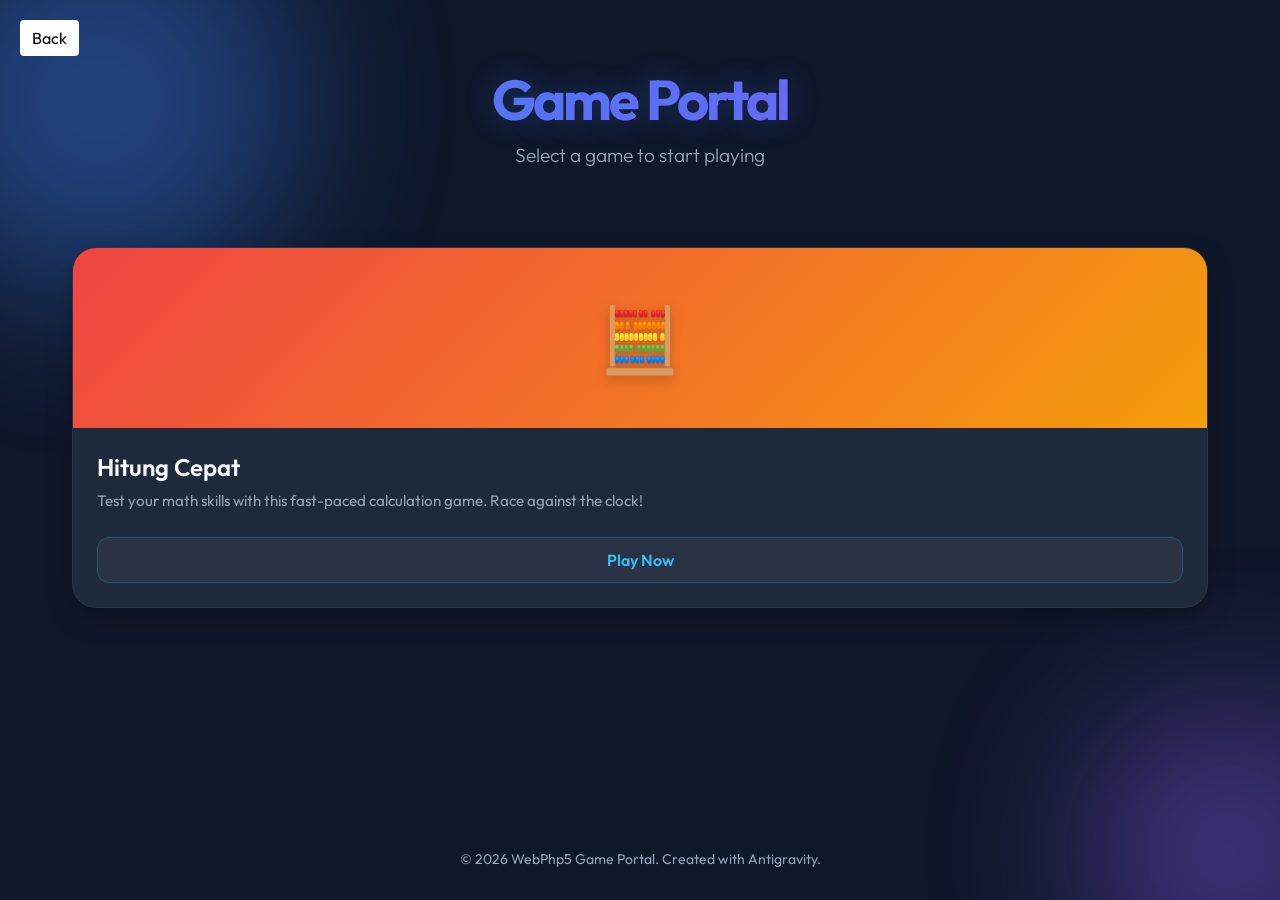
<file: Games/index.html>
<!DOCTYPE html>
<html lang="id">

<head>
    <meta charset="UTF-8">
    <meta name="viewport" content="width=device-width, initial-scale=1.0">

    <!-- Primary SEO -->
    <title>Game Portal - Play Free Online Games Anytime</title>
    <meta name="title" content="Game Portal - Play Free Online Games Anytime">
    <meta name="description"
        content="Play the best free online games including action, adventure, racing, puzzle, and multiplayer games directly from your browser.">
    <meta name="keywords"
        content="game portal, online games, free games, browser games, multiplayer games, action games, puzzle games, racing games">
    <meta name="author" content="Game Portal">
    <meta name="robots" content="index, follow">
    <meta name="language" content="English">

    <!-- Canonical -->
    <link rel="canonical" href="https://mifpro.com/Page/Games/">

    <!-- Favicon -->
    <link rel="icon" type="image/png" href="favicon.png">

    <!-- Open Graph / Facebook -->
    <meta property="og:type" content="website">
    <meta property="og:title" content="Game Portal - Play Free Online Games Anytime">
    <meta property="og:description"
        content="Discover and play exciting online games for free. Enjoy action, adventure, puzzle, and multiplayer games instantly.">

    <!-- Twitter -->
    <meta name="twitter:card" content="summary_large_image">
    <meta name="twitter:url" content="https://mifpro.com/Page/Games/">
    <meta name="twitter:title" content="Game Portal - Play Free Online Games Anytime">
    <meta name="twitter:description" content="Play fun and free browser games online with no download required.">

    <!-- Theme -->
    <meta name="theme-color" content="#0f172a">

    <!-- Performance -->
    <link rel="preconnect" href="https://fonts.googleapis.com">
    <link rel="preconnect" href="https://fonts.gstatic.com" crossorigin>

    <!-- Fonts -->
    <link href="https://fonts.googleapis.com/css2?family=Outfit:wght@300;400;600;700&display=swap" rel="stylesheet">
    <style>
        :root {
            --bg-color: #0f172a;
            --card-bg: #1e293b;
            --text-primary: #f8fafc;
            --text-secondary: #94a3b8;
            --accent: #38bdf8;
            --accent-glow: rgba(56, 189, 248, 0.5);
            --gradient-1: linear-gradient(135deg, #3b82f6 0%, #8b5cf6 100%);
            --transition: all 0.3s cubic-bezier(0.4, 0, 0.2, 1);
        }

        * {
            margin: 0;
            padding: 0;
            box-sizing: border-box;
        }

        body {
            font-family: 'Outfit', sans-serif;
            background-color: var(--bg-color);
            color: var(--text-primary);
            min-height: 100vh;
            display: flex;
            flex-direction: column;
            overflow-x: hidden;
        }

        /* Decorative Background Elements */
        .bg-blob {
            position: fixed;
            border-radius: 50%;
            filter: blur(80px);
            z-index: -1;
            opacity: 0.4;
        }

        .blob-1 {
            top: -100px;
            left: -100px;
            width: 400px;
            height: 400px;
            background: #3b82f6;
        }

        .blob-2 {
            bottom: -100px;
            right: -100px;
            width: 300px;
            height: 300px;
            background: #8b5cf6;
        }

        header {
            padding: 4rem 2rem 2rem;
            text-align: center;
        }

        h1 {
            font-size: 3.5rem;
            font-weight: 700;
            letter-spacing: -0.05em;
            margin-bottom: 0.5rem;
            background: var(--gradient-1);
            -webkit-background-clip: text;
            -webkit-text-fill-color: transparent;
            text-shadow: 0 0 30px rgba(59, 130, 246, 0.3);
        }

        .subtitle {
            color: var(--text-secondary);
            font-size: 1.2rem;
            font-weight: 300;
        }

        main {
            flex: 1;
            max-width: 1200px;
            margin: 0 auto;
            padding: 3rem 2rem;
            width: 100%;
        }

        .game-grid {
            display: grid;
            grid-template-columns: repeat(auto-fit, minmax(300px, 1fr));
            gap: 2.5rem;
        }

        .game-card {
            background: var(--card-bg);
            border-radius: 1.5rem;
            overflow: hidden;
            border: 1px solid rgba(255, 255, 255, 0.05);
            transition: var(--transition);
            position: relative;
            display: flex;
            flex-direction: column;
            text-decoration: none;
            color: inherit;
            box-shadow: 0 10px 30px -10px rgba(0, 0, 0, 0.5);
        }

        .game-card:hover {
            transform: translateY(-8px);
            box-shadow: 0 20px 40px -12px var(--accent-glow);
            border-color: rgba(56, 189, 248, 0.3);
        }

        .card-image {
            height: 180px;
            background: var(--gradient-1);
            display: flex;
            align-items: center;
            justify-content: center;
            position: relative;
            overflow: hidden;
        }

        /* Specific Game Icons/Styles */
        .card-image.hitung-cepat {
            background: linear-gradient(135deg, #ef4444 0%, #f59e0b 100%);
        }

        .card-icon {
            font-size: 4rem;
            color: white;
            filter: drop-shadow(0 4px 6px rgba(0, 0, 0, 0.2));
            transition: var(--transition);
        }

        .game-card:hover .card-icon {
            transform: scale(1.1) rotate(5deg);
        }

        .card-content {
            padding: 1.5rem;
            flex: 1;
            display: flex;
            flex-direction: column;
        }

        .game-title {
            font-size: 1.5rem;
            font-weight: 600;
            margin-bottom: 0.5rem;
            color: var(--text-primary);
        }

        .game-desc {
            color: var(--text-secondary);
            font-size: 0.95rem;
            line-height: 1.5;
            flex: 1;
            margin-bottom: 1.5rem;
        }

        .play-btn {
            display: inline-flex;
            align-items: center;
            justify-content: center;
            padding: 0.75rem 1.5rem;
            background: rgba(255, 255, 255, 0.05);
            border-radius: 0.75rem;
            font-weight: 600;
            transition: var(--transition);
            color: var(--accent);
            border: 1px solid rgba(56, 189, 248, 0.2);
        }

        .game-card:hover .play-btn {
            background: var(--accent);
            color: #0f172a;
            border-color: var(--accent);
        }

        footer {
            text-align: center;
            padding: 2rem;
            color: var(--text-secondary);
            font-size: 0.875rem;
            margin-top: auto;
        }

        @media (max-width: 640px) {
            h1 {
                font-size: 2.5rem;
            }

            .game-grid {
                grid-template-columns: 1fr;
            }
        }
    </style>
</head>

<body>

    <div class="bg-blob blob-1"></div>
    <div class="bg-blob blob-2"></div>

    <header>
        <a href="../index.html" class="back-button"
            style="position:absolute;top:20px;left:20px;padding:8px 12px;background:#fff;color:#000;border-radius:4px;text-decoration:none;">Back</a>
        <h1>Game Portal</h1>
        <p class="subtitle">Select a game to start playing</p>
    </header>

    <main>
        <div class="game-grid">
            <!-- Hitung Cepat -->
            <a href="./hitungcepat/index.html" class="game-card">
                <div class="card-image hitung-cepat">
                    <span class="card-icon">🧮</span>
                </div>
                <div class="card-content">
                    <h2 class="game-title">Hitung Cepat</h2>
                    <p class="game-desc">Test your math skills with this fast-paced calculation game. Race against the
                        clock!</p>
                    <span class="play-btn">Play Now</span>
                </div>
            </a>

        </div>
    </main>

    <footer>
        <p>&copy; 2026 WebPhp5 Game Portal. Created with Antigravity.</p>
    </footer>

</body>

</html>
</file>
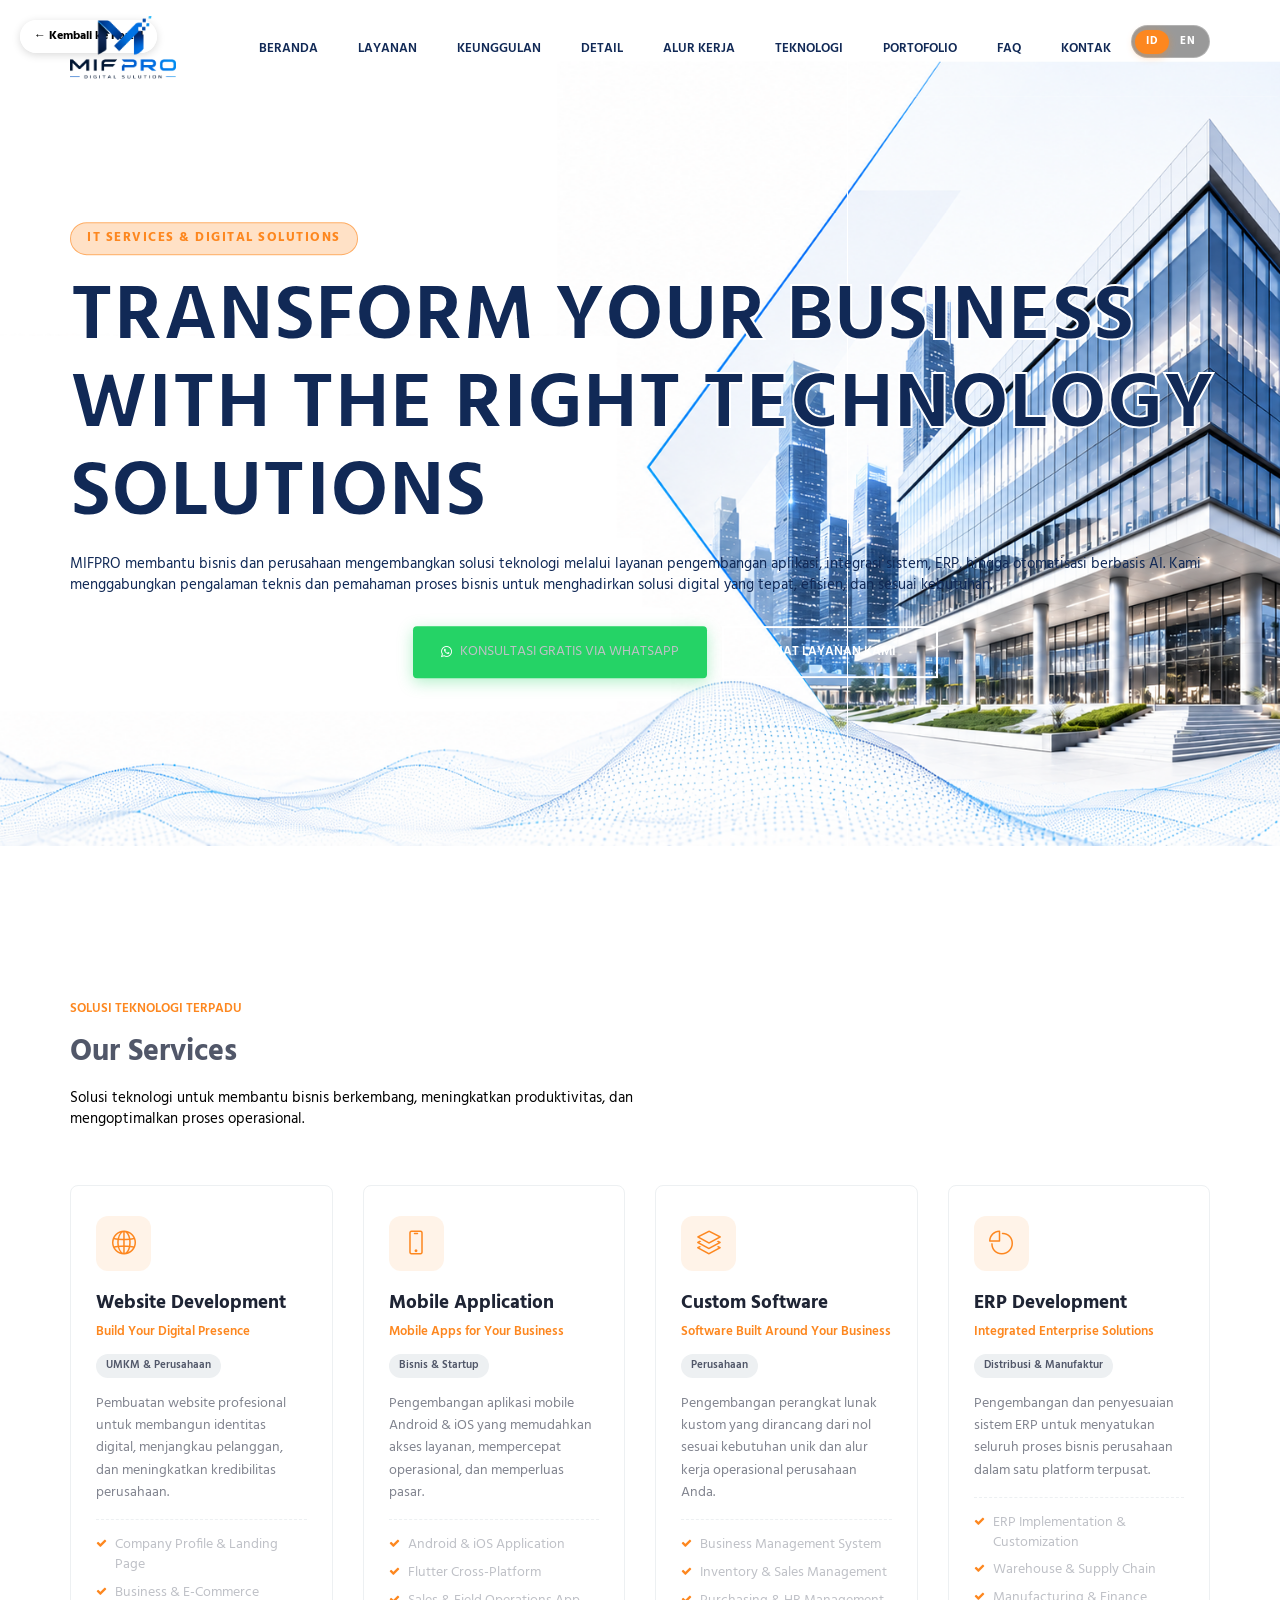
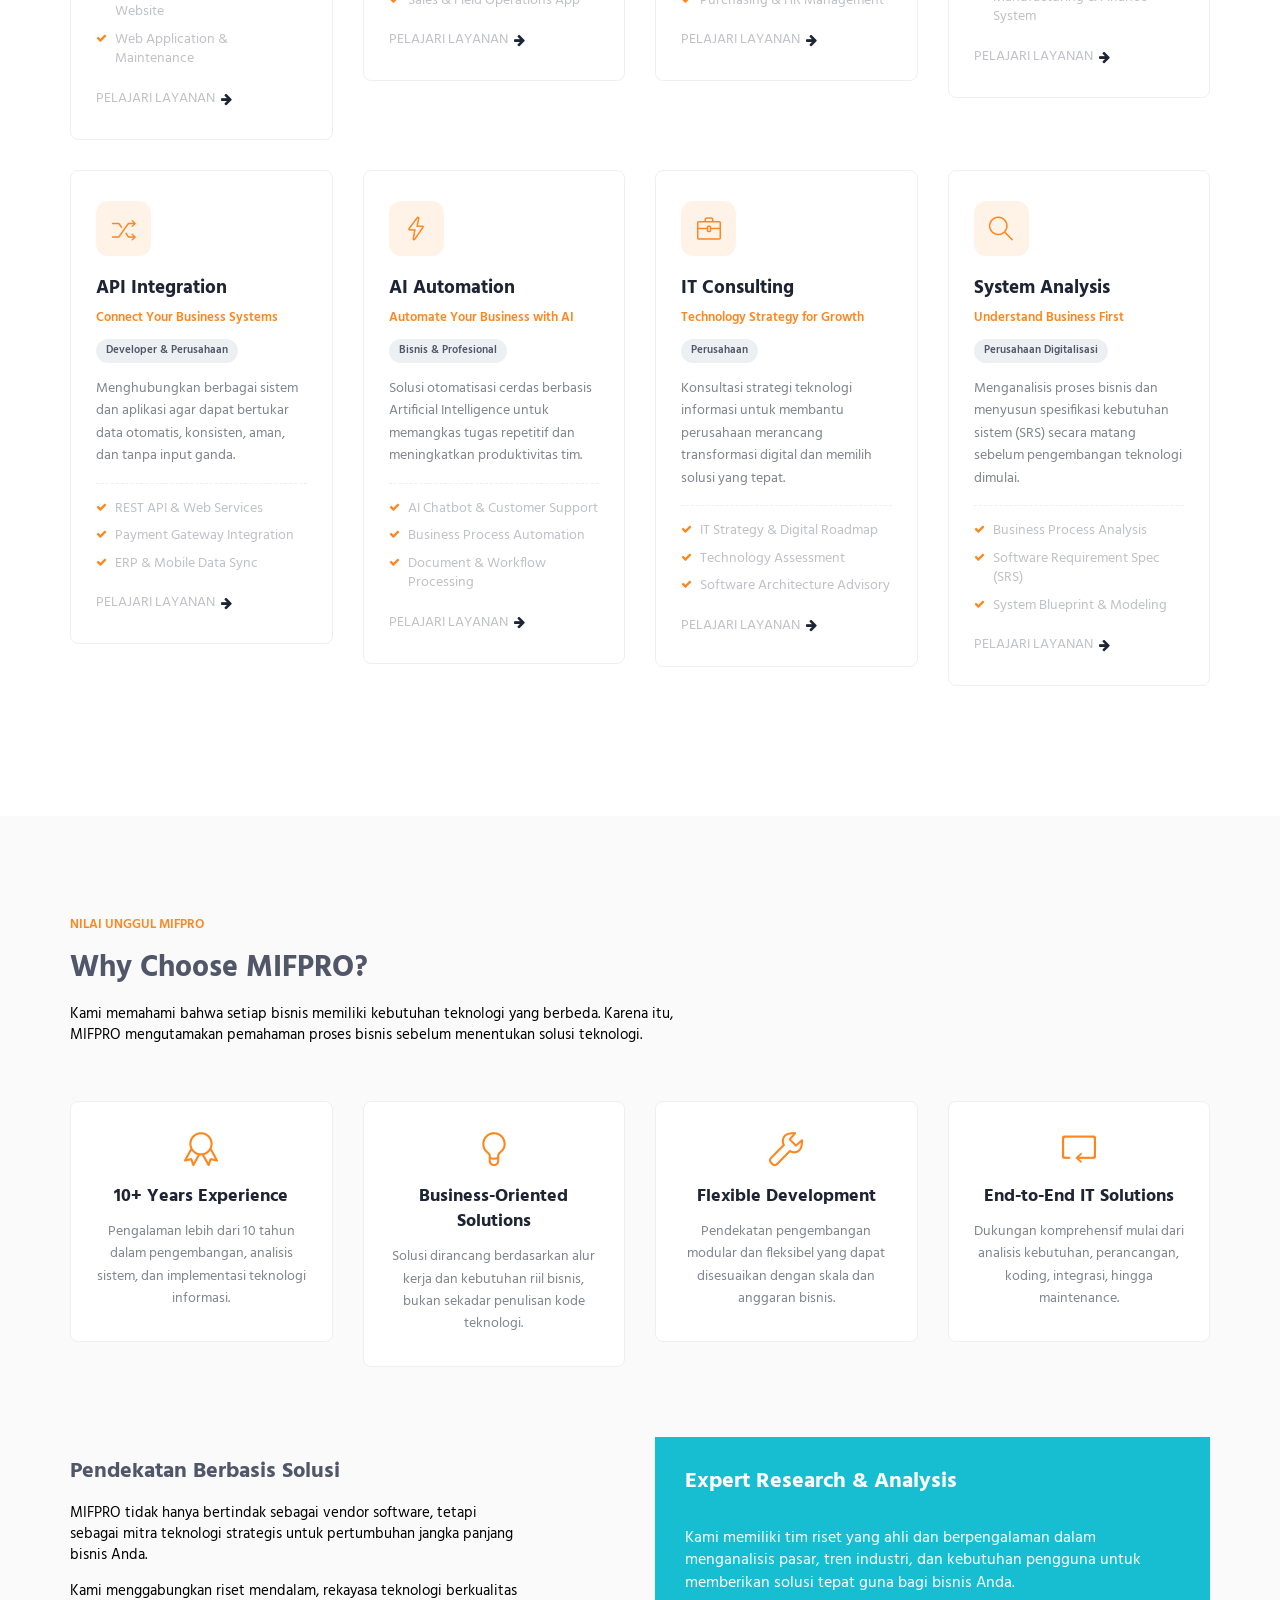
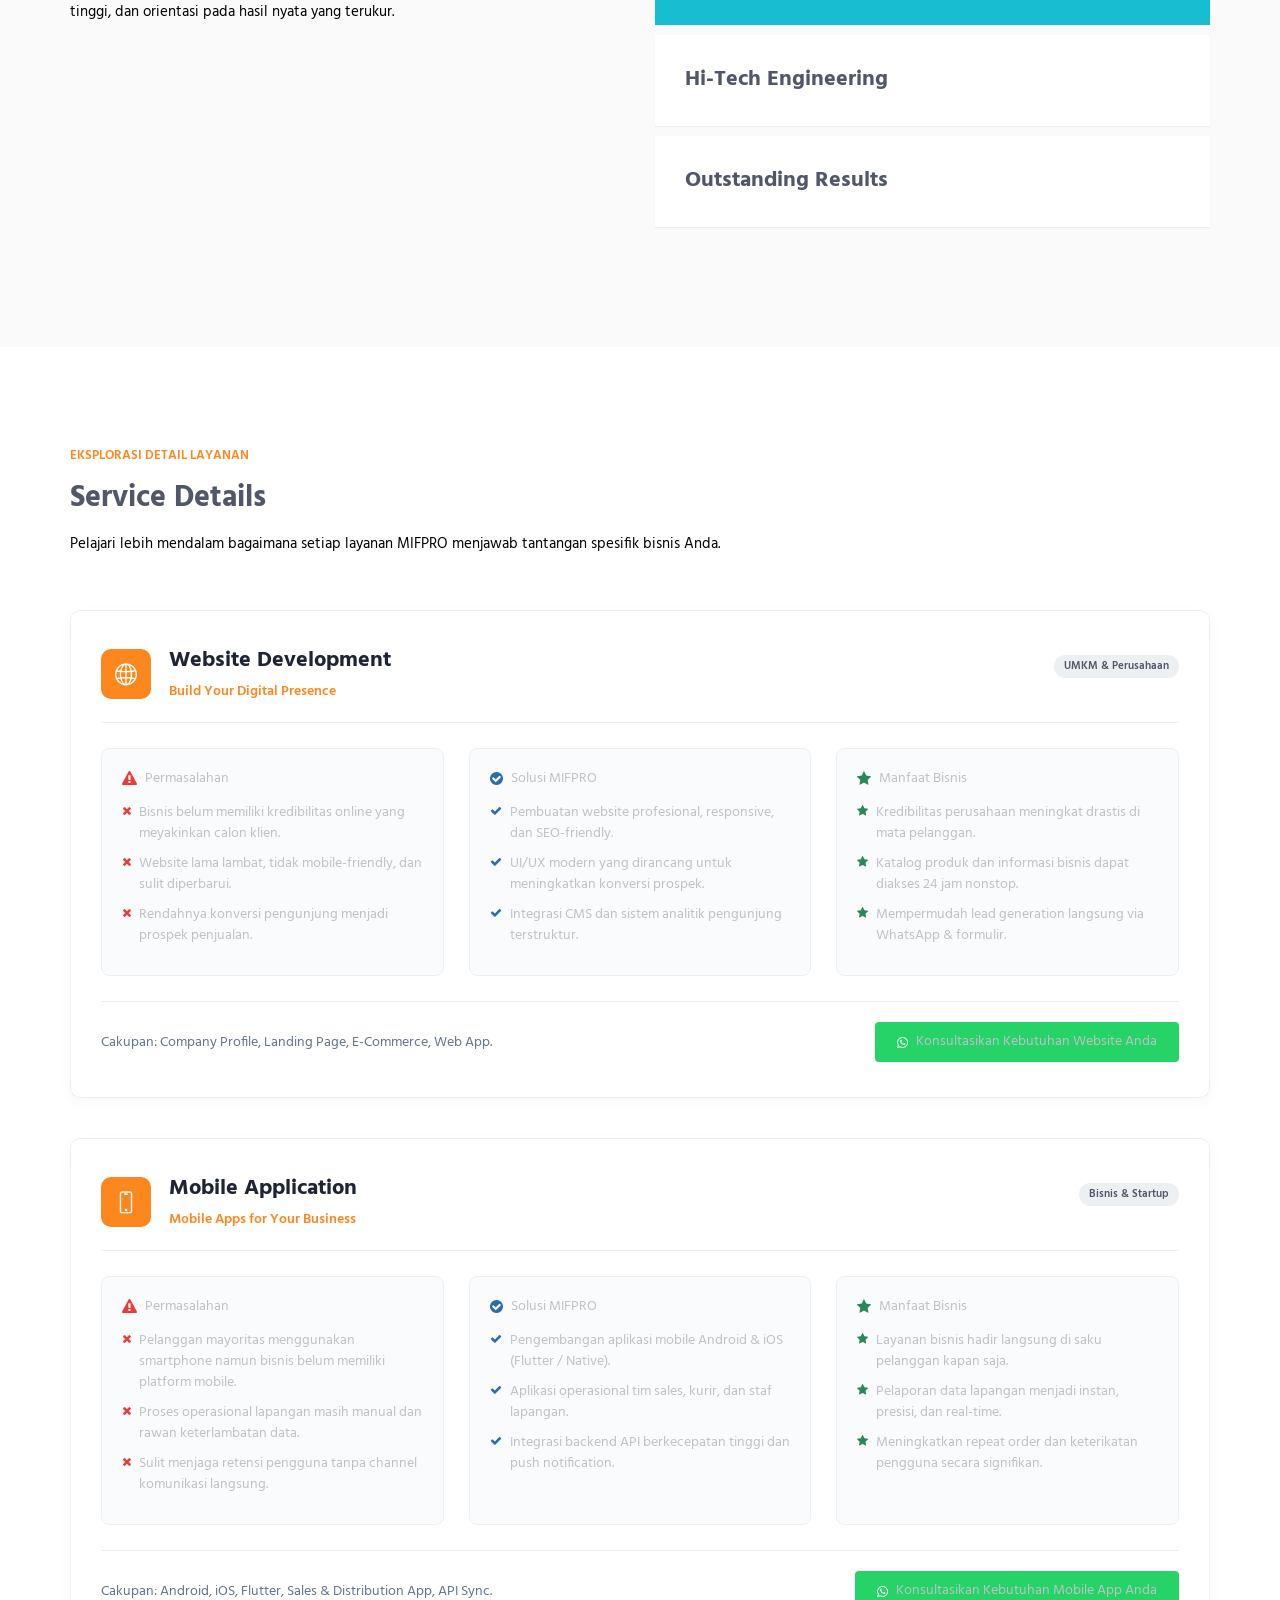
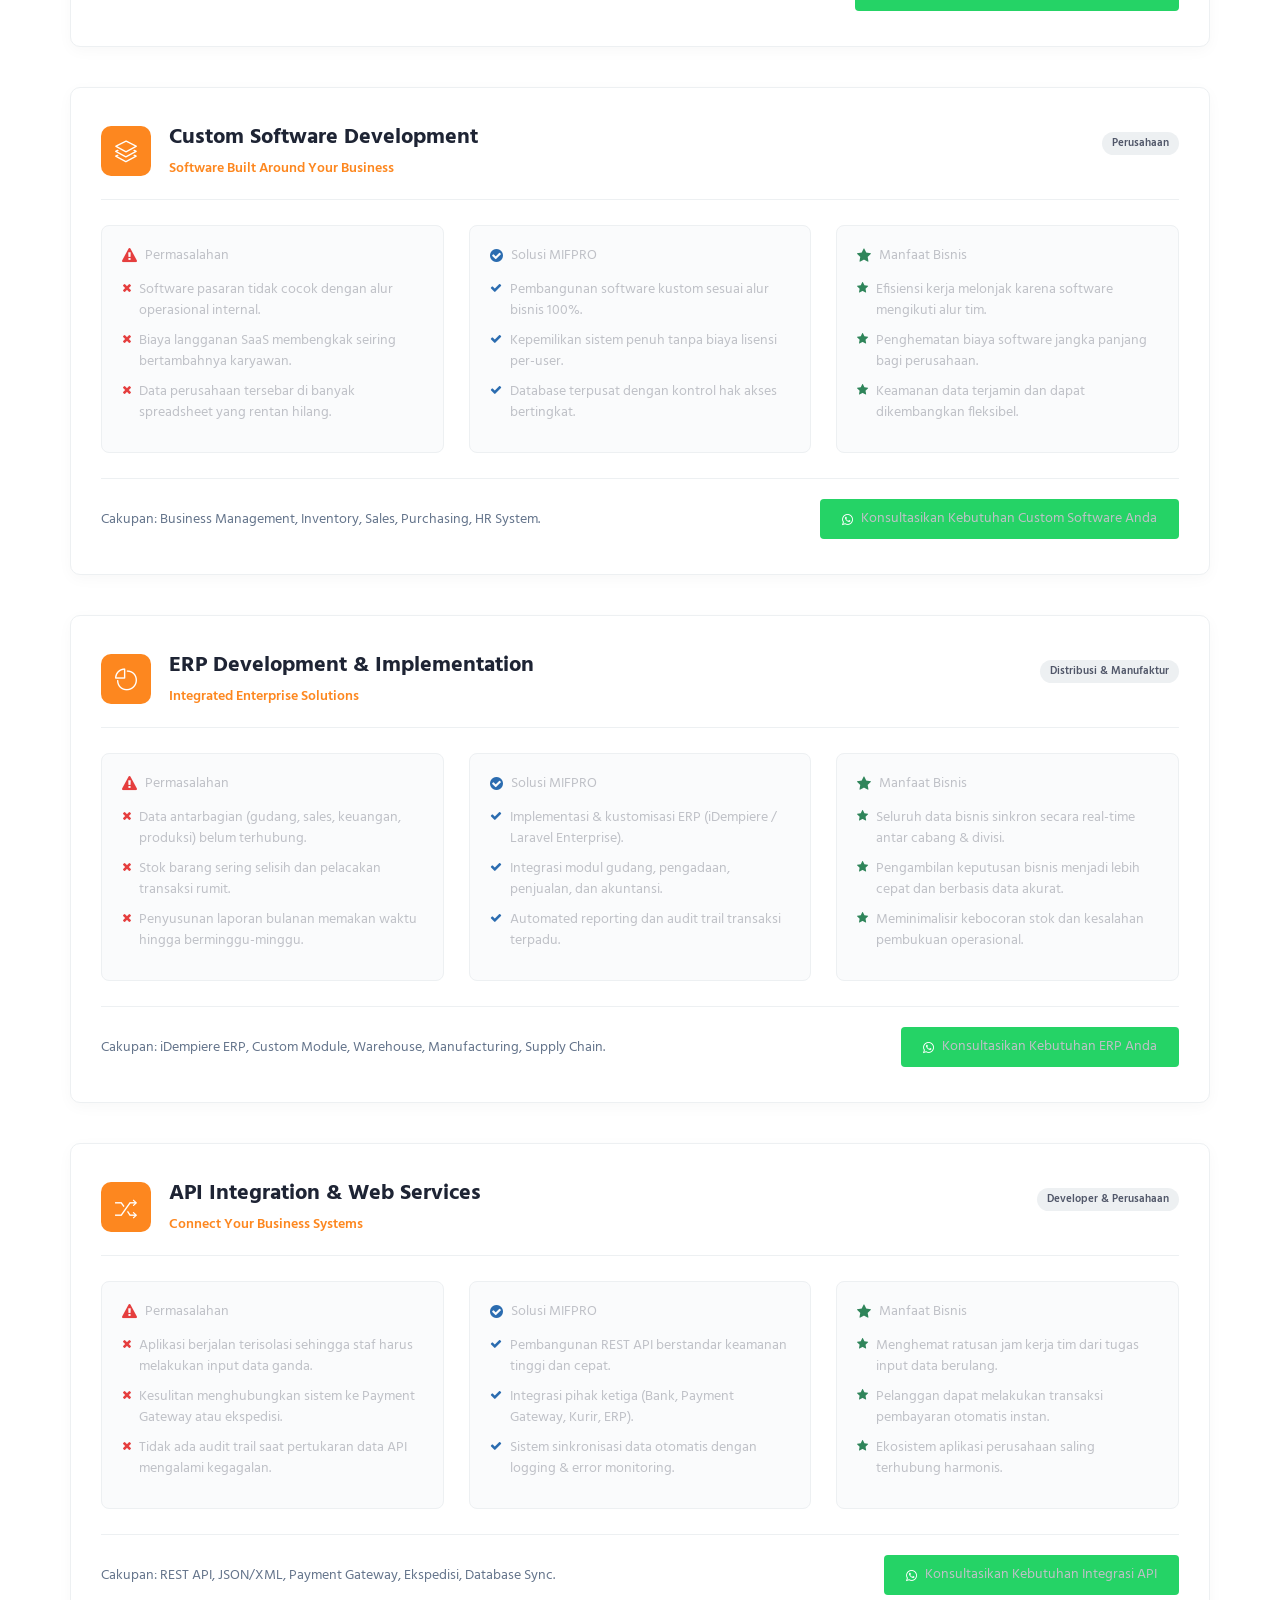
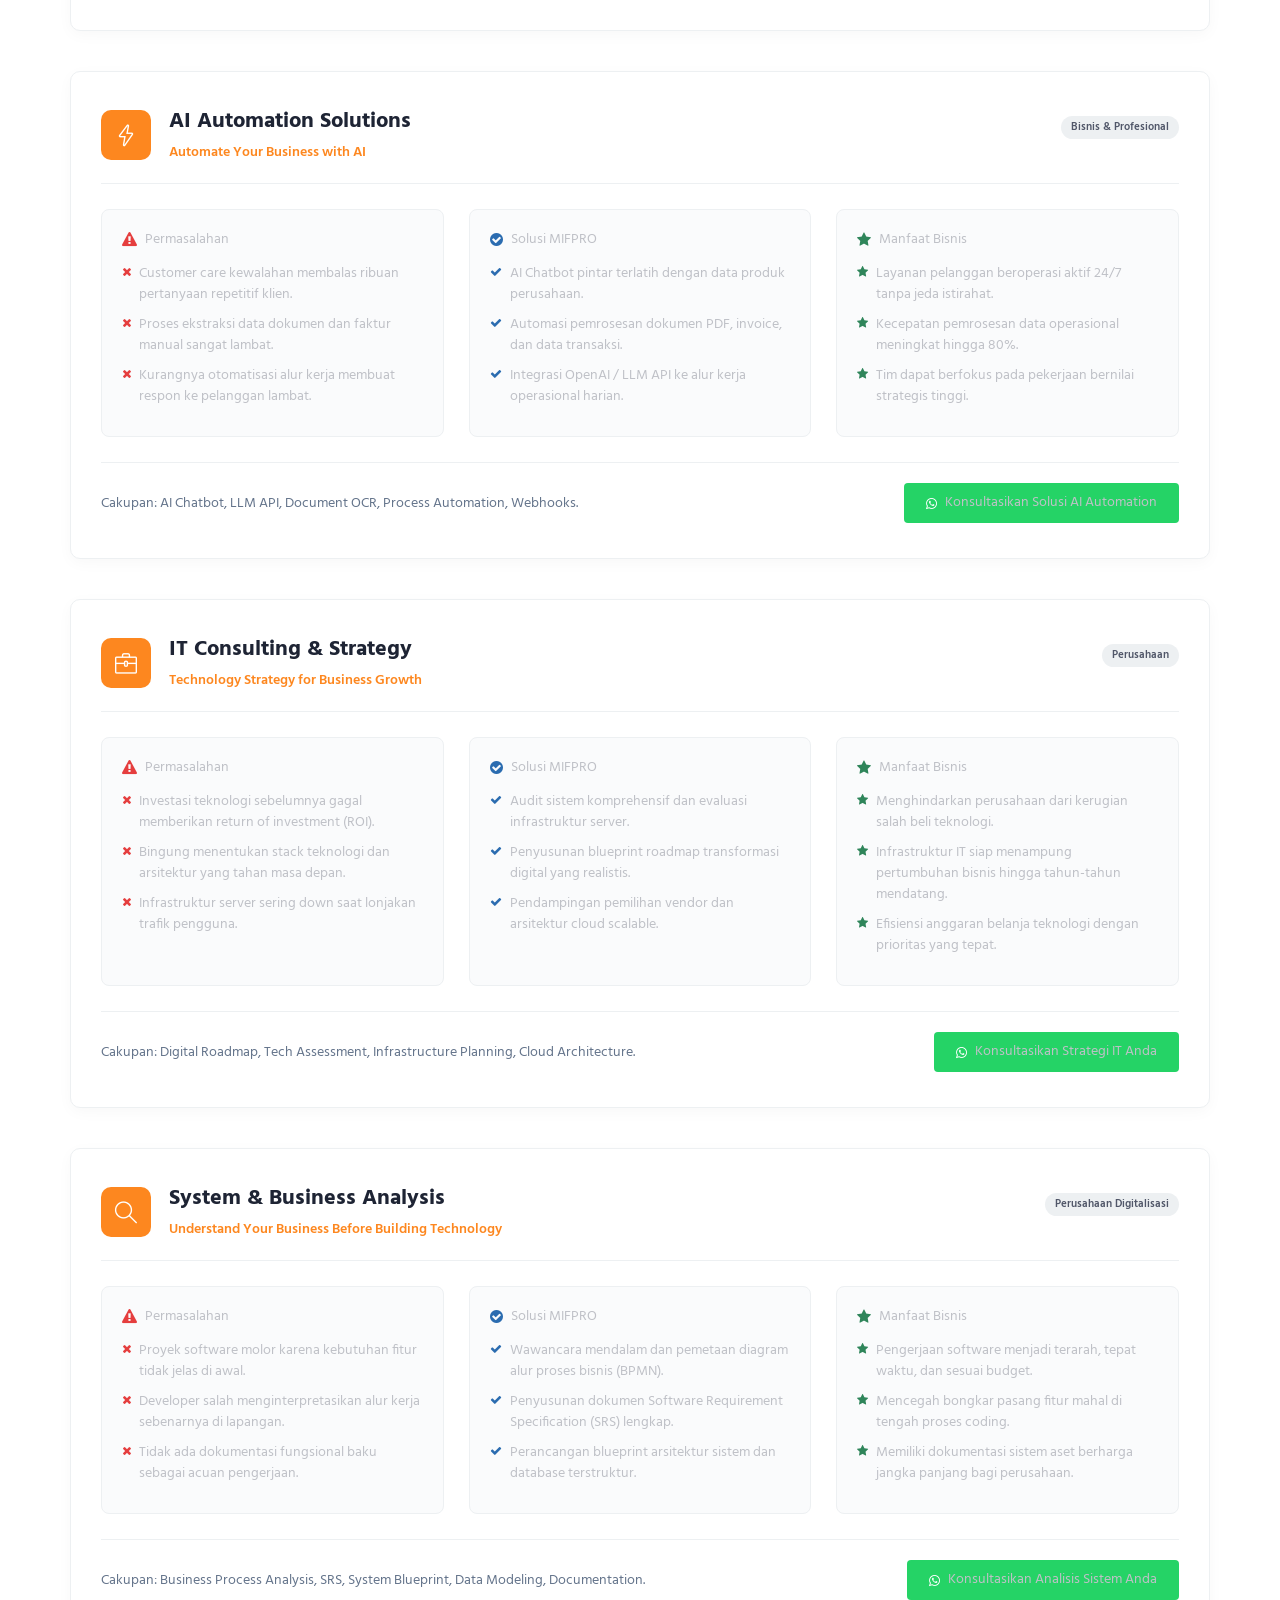
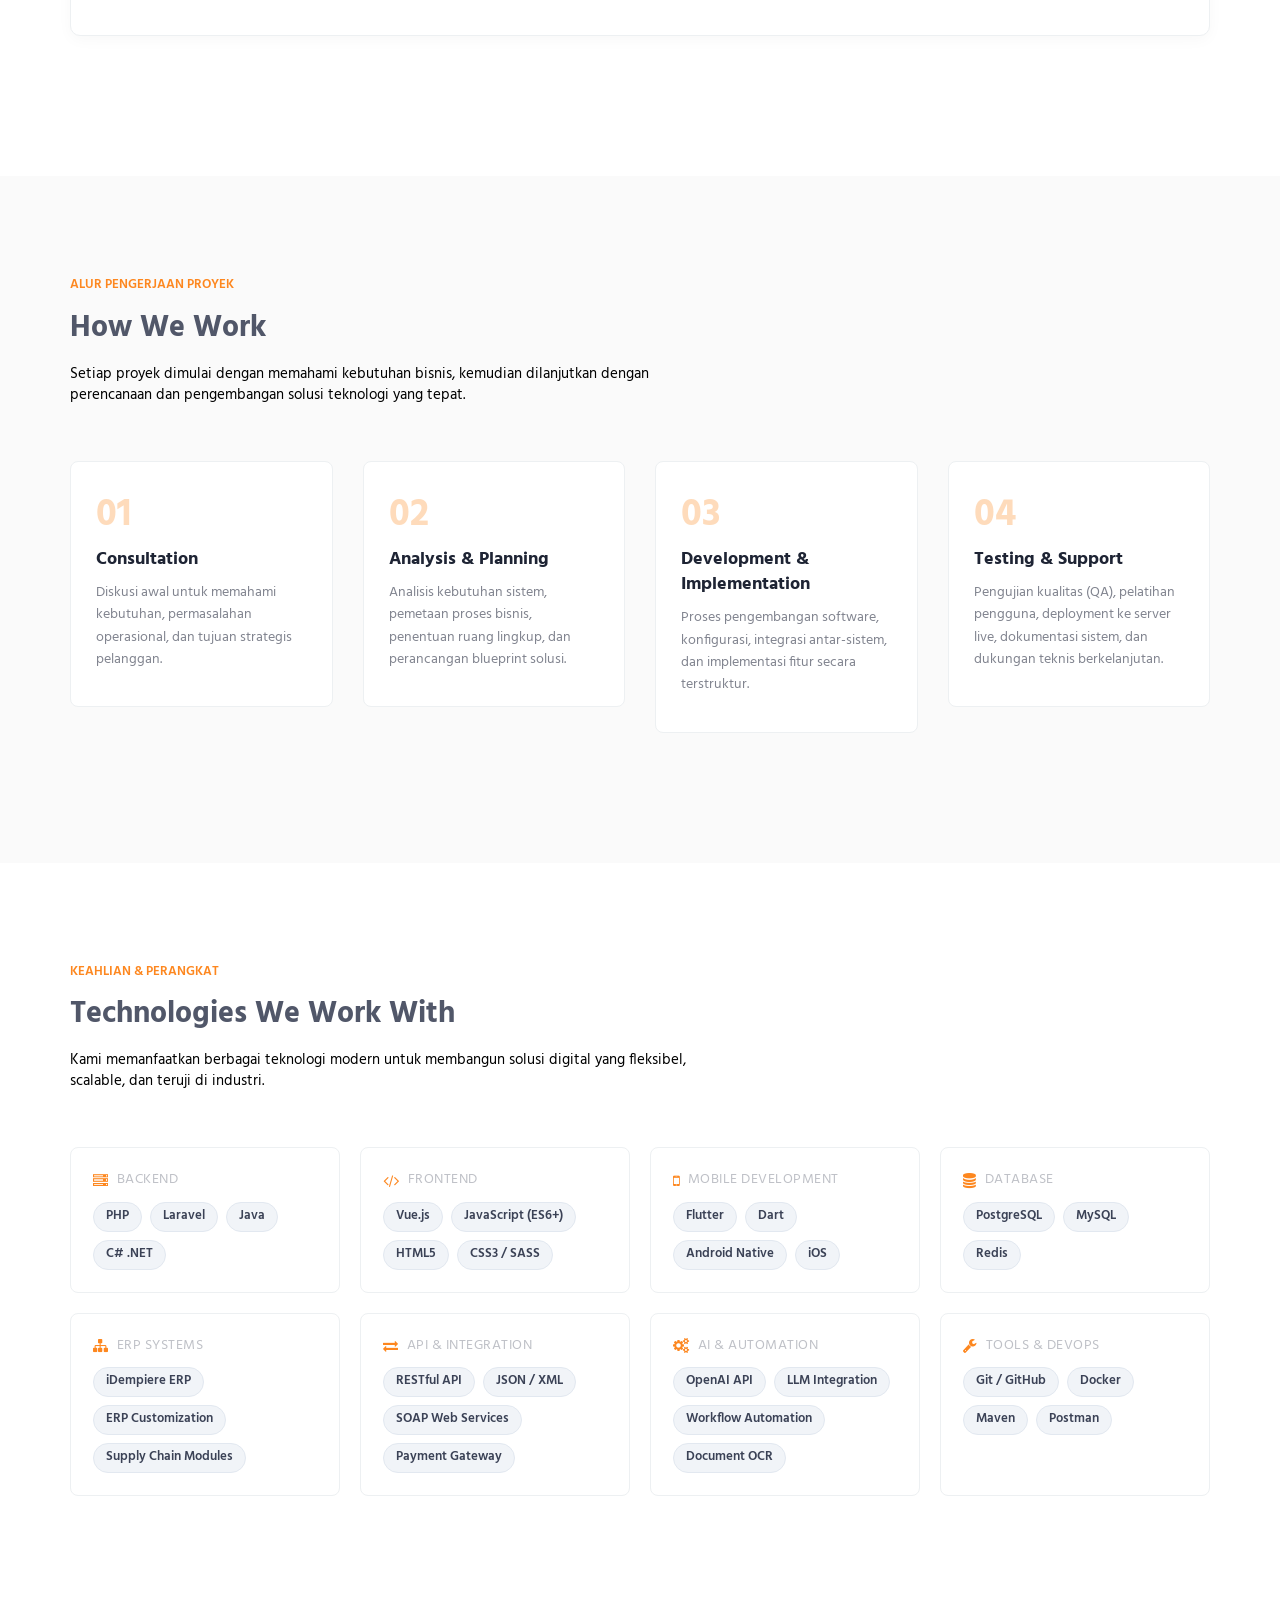
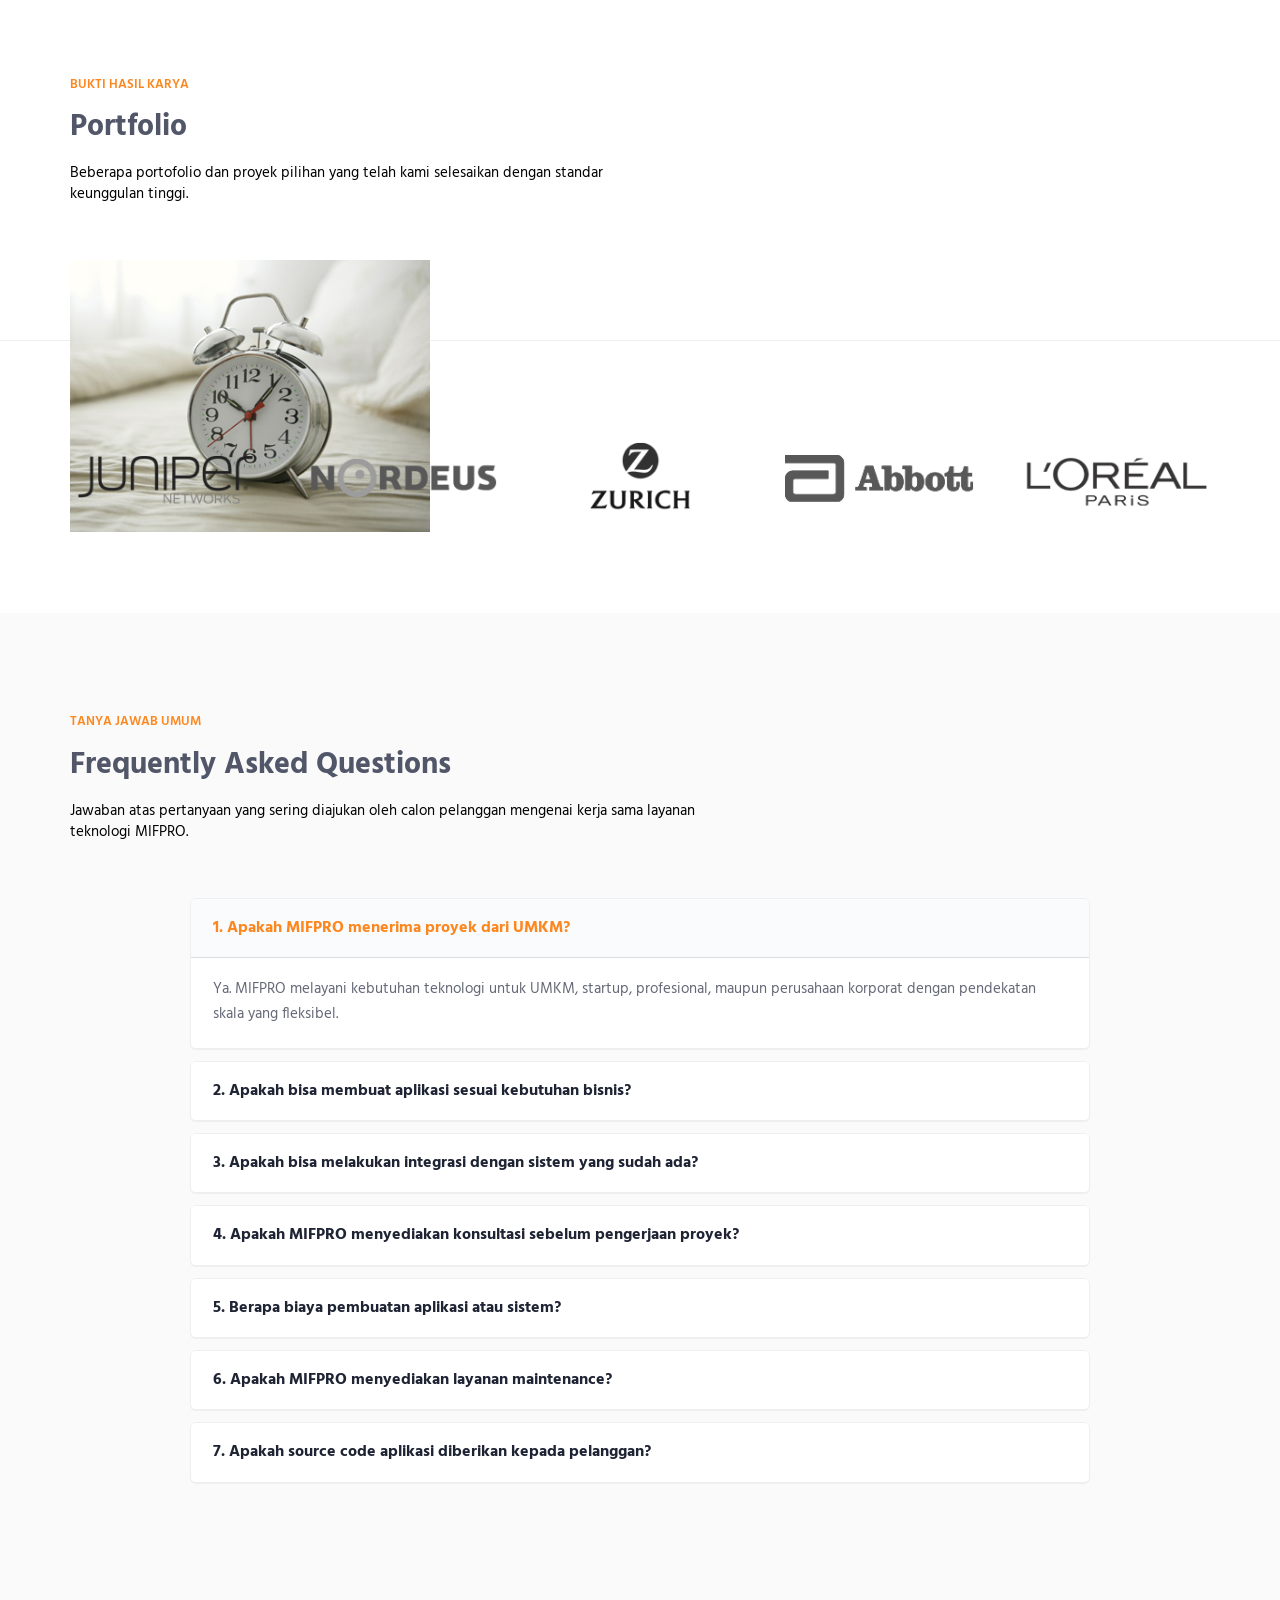
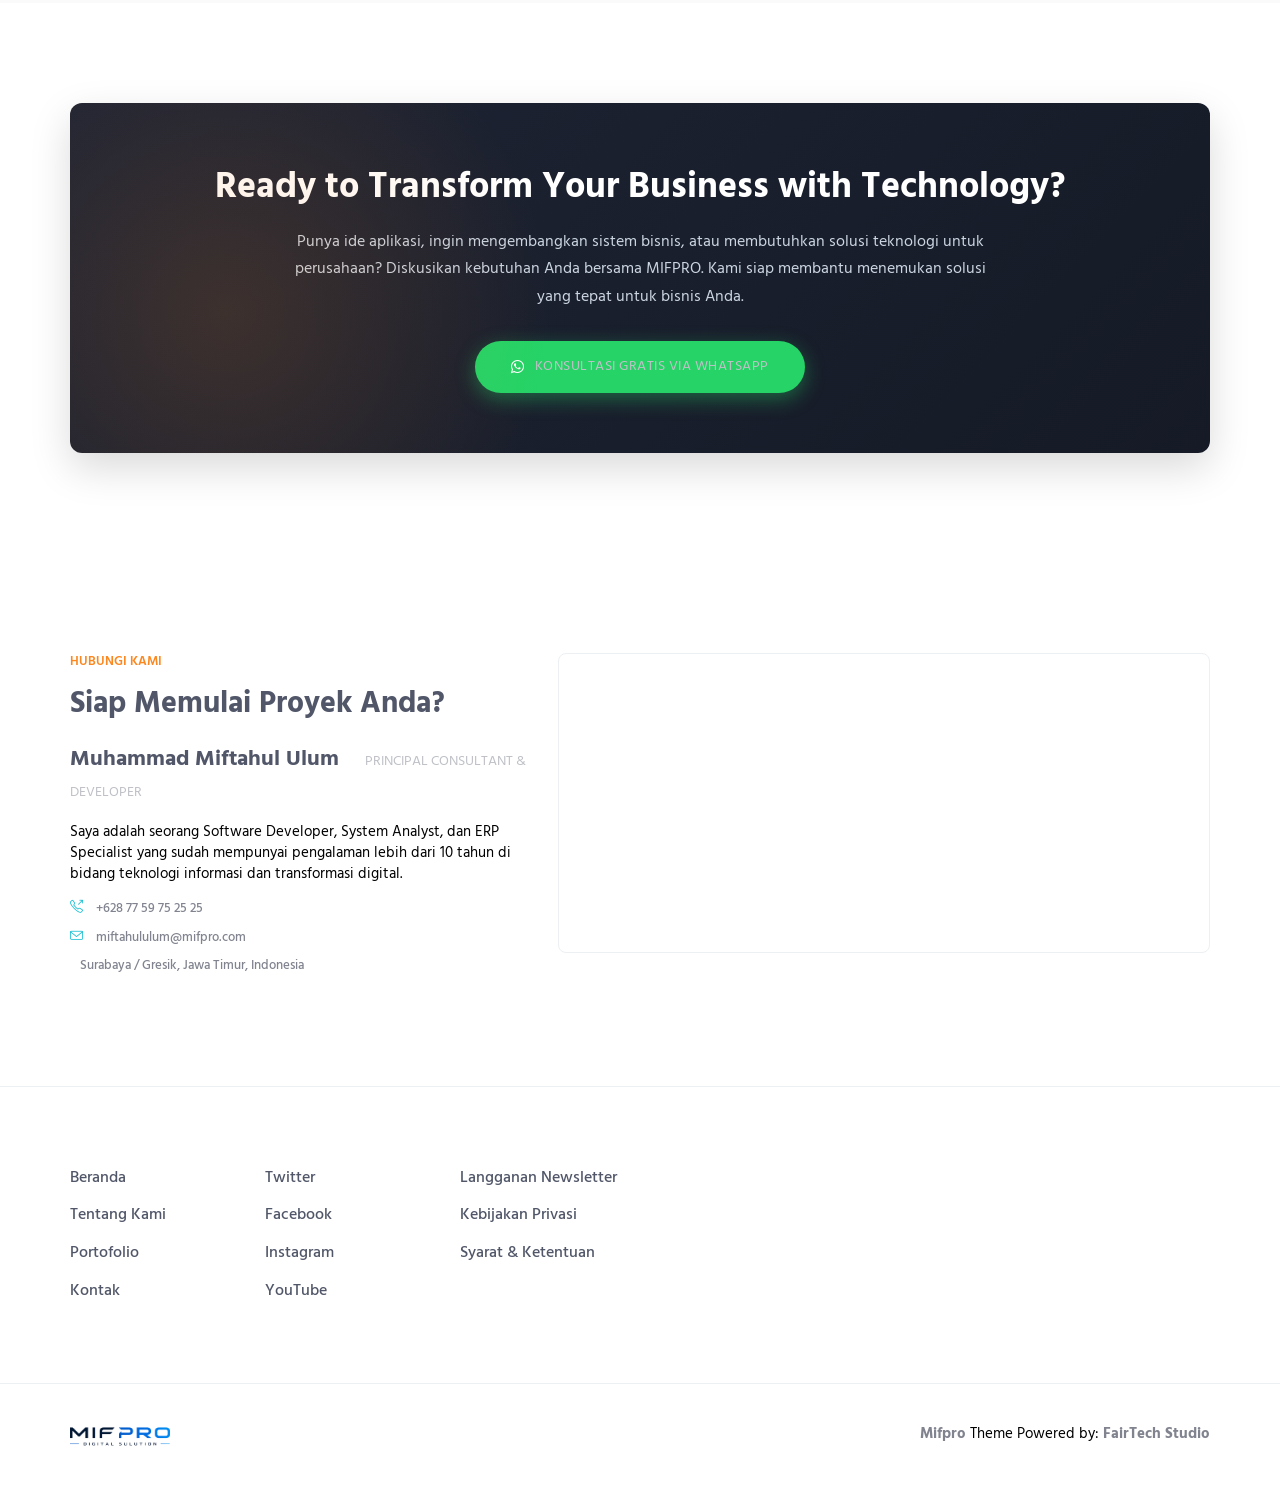
<file: Mifpro-Digital-Solution/index.html>
<!DOCTYPE html>

<html lang="id" class="no-js">

<head>
    <meta charset="utf-8" />
    <title data-i18n-title="page_title">MIFPRO - Jasa Pembuatan Website, Aplikasi &amp; ERP</title>
    <meta http-equiv="X-UA-Compatible" content="IE=edge">
    <meta content="width=device-width, initial-scale=1" name="viewport" />
    <meta
        content="MIFPRO menyediakan jasa pembuatan website, aplikasi mobile, software custom, ERP, integrasi API, AI automation, dan konsultasi IT untuk bisnis."
        name="description" />
    <meta content="Muhammad Miftahul Ulum" name="author" />
    <meta name="keywords"
        content="Jasa pembuatan website, Jasa pembuatan aplikasi Android, Jasa pembuatan aplikasi custom, Jasa pengembangan ERP, Jasa integrasi API, AI automation untuk bisnis, Konsultan IT Indonesia, System Analyst, Digital Transformation, MIFPRO" />
    <meta name="robots" content="index, follow">

    <!-- Open Graph / Facebook -->
    <meta property="og:type" content="website">
    <meta property="og:url" content="https://mifpro.com/MifproDigitalSolution/">
    <meta property="og:title" content="MIFPRO - Jasa Pembuatan Website, Aplikasi &amp; ERP">
    <meta property="og:description"
        content="MIFPRO menyediakan jasa pembuatan website, aplikasi mobile, software custom, ERP, integrasi API, AI automation, dan konsultasi IT untuk bisnis.">
    <meta property="og:image" content="https://mifpro.com/img/og-image-mifprods.jpg">

    <!-- Twitter -->
    <meta property="twitter:card" content="summary_large_image">
    <meta property="twitter:url" content="https://mifpro.com/MifproDigitalSolution/">
    <meta property="twitter:title" content="MIFPRO - Jasa Pembuatan Website, Aplikasi &amp; ERP">
    <meta property="twitter:description"
        content="MIFPRO menyediakan jasa pembuatan website, aplikasi mobile, software custom, ERP, integrasi API, AI automation, dan konsultasi IT untuk bisnis.">
    <meta property="twitter:image" content="https://mifpro.com/img/og-image-mifprods.jpg">

    <!-- Canonical Link -->
    <link rel="canonical" href="https://mifpro.com/MifproDigitalSolution/">
    <link href="http://fonts.googleapis.com/css?family=Hind:300,400,500,600,700" rel="stylesheet" type="text/css">
    <link href="//netdna.bootstrapcdn.com/font-awesome/4.0.3/css/font-awesome.css" rel="stylesheet">
    <link href="vendor/simple-line-icons/simple-line-icons.min.css" rel="stylesheet" type="text/css" />
    <link href="vendor/bootstrap/css/bootstrap.min.css" rel="stylesheet" type="text/css" />
    <link href="css/animate.css" rel="stylesheet">
    <link href="vendor/swiper/css/swiper.min.css" rel="stylesheet" type="text/css" />
    <link href="css/layout.css" rel="stylesheet" type="text/css" />
    <link href="css/custom-service.css" rel="stylesheet" type="text/css" />
    <link rel="shortcut icon" href="favicon.ico" />

    <link rel="icon" type="image/x-icon" href="https://mifpro.com/portal/mifpro-project-portal-favicon.ico">
    <style>
        /* Language Switcher Styling */
        .language-switcher {
            float: right;
            margin-top: 24px;
            margin-left: 20px;
            position: relative;
            z-index: 999;
        }
        .nav-lang {
            list-style: none;
            margin: 0;
            padding: 3px;
            display: inline-flex;
            align-items: center;
            background: rgba(0, 0, 0, 0.4);
            border: 1px solid rgba(255, 255, 255, 0.25);
            border-radius: 20px;
            backdrop-filter: blur(8px);
        }
        .page-on-scroll .nav-lang {
            background: rgba(240, 243, 246, 0.95);
            border-color: rgba(81, 87, 105, 0.2);
        }
        .nav-lang li {
            display: inline-block;
        }
        .nav-lang li a {
            display: inline-block;
            padding: 4px 11px;
            font-size: 11px;
            font-weight: 700;
            letter-spacing: 0.5px;
            color: #ffffff;
            border-radius: 14px;
            text-decoration: none;
            cursor: pointer;
            transition: all 0.25s ease;
        }
        .page-on-scroll .nav-lang li a {
            color: #515769;
        }
        .nav-lang li a.active,
        .page-on-scroll .nav-lang li a.active {
            background: #FD871F;
            color: #ffffff !important;
            box-shadow: 0 2px 8px rgba(253, 135, 31, 0.45);
        }
        .nav-lang li a:hover:not(.active) {
            color: #FD871F !important;
        }
        @media (max-width: 768px) {
            .language-switcher {
                float: none;
                margin: 15px 0 10px 15px;
                display: inline-block;
            }
        }
    </style>
</head>


<body id="body" data-spy="scroll" data-target=".header">
    <a href="../index.html" class="back-button" data-i18n="btn_back"
        style="position:absolute;top:20px;left:20px;padding:8px 14px;background:rgba(255,255,255,0.9);color:#000;border-radius:20px;text-decoration:none;font-size:12px;font-weight:700;z-index:1000;box-shadow:0 2px 8px rgba(0,0,0,0.15);">← Kembali ke Portal</a>

    <header class="header navbar-fixed-top">
        <nav class="navbar" role="navigation">
            <div class="container">
                <div class="menu-container js_nav-item">
                    <button type="button" class="navbar-toggle" data-toggle="collapse" data-target=".nav-collapse">
                        <span class="sr-only">Toggle navigation</span>
                        <span class="toggle-icon"></span>
                    </button>

                    <div class="logo">
                        <a class="logo-wrap" href="#body">
                            <img class="logo-img logo-img-main" src="img/logo2.png" alt="MIFPRO Logo">
                            <img class="logo-img logo-img-active" src="img/logo2.png" alt="MIFPRO Dark Logo">
                        </a>
                    </div>
                </div>

                <div class="collapse navbar-collapse nav-collapse">
                    <div class="language-switcher">
                        <ul class="nav-lang">
                            <li><a href="javascript:void(0);" data-lang="id" class="lang-btn active">ID</a></li>
                            <li><a href="javascript:void(0);" data-lang="en" class="lang-btn">EN</a></li>
                        </ul>
                    </div>

                    <div class="menu-container">
                        <ul class="nav navbar-nav navbar-nav-right">
                            <li class="js_nav-item nav-item"><a class="nav-item-child nav-item-hover"
                                    href="#body" data-i18n="nav_home">Beranda</a></li>
                            <li class="js_nav-item nav-item"><a class="nav-item-child nav-item-hover"
                                    href="#services" data-i18n="nav_services">Layanan</a></li>
                            <li class="js_nav-item nav-item"><a class="nav-item-child nav-item-hover"
                                    href="#why-choose-us" data-i18n="nav_why">Keunggulan</a></li>
                            <li class="js_nav-item nav-item"><a class="nav-item-child nav-item-hover"
                                    href="#service-details" data-i18n="nav_details">Detail</a></li>
                            <li class="js_nav-item nav-item"><a class="nav-item-child nav-item-hover"
                                    href="#process" data-i18n="nav_process">Alur Kerja</a></li>
                            <li class="js_nav-item nav-item"><a class="nav-item-child nav-item-hover"
                                    href="#tech-stack" data-i18n="nav_tech">Teknologi</a></li>
                            <li class="js_nav-item nav-item"><a class="nav-item-child nav-item-hover"
                                    href="#work" data-i18n="nav_work">Portofolio</a></li>
                            <li class="js_nav-item nav-item"><a class="nav-item-child nav-item-hover"
                                    href="#faq" data-i18n="nav_faq">FAQ</a></li>
                            <li class="js_nav-item nav-item"><a class="nav-item-child nav-item-hover"
                                    href="#contact" data-i18n="nav_contact">Kontak</a></li>
                        </ul>
                    </div>
                </div>
            </div>
        </nav>
    </header>

    <!--========== HERO SLIDER ==========-->
    <div id="carousel-example-generic" class="carousel slide" data-ride="carousel">
        <div class="container">
            <ol class="carousel-indicators">
                <li data-target="#carousel-example-generic" data-slide-to="0" class="active"></li>
            </ol>
        </div>

        <div class="carousel-inner" role="listbox">
            <div class="item active">
                <img class="img-responsive" src="img/1920x1080/03.png" alt="MIFPRO IT Services">
                <div class="container">
                    <div class="carousel-centered">
                        <div class="margin-b-30">
                            <span class="hero-label-badge" data-i18n="hero_badge">IT SERVICES &amp; DIGITAL SOLUTIONS</span>
                            <h1 class="carousel-title" data-i18n="hero_title">Transform Your Business with the Right Technology Solutions</h1>
                            <p class="color-blue" data-i18n="hero_subtitle">MIFPRO membantu bisnis dan perusahaan mengembangkan solusi teknologi melalui layanan pengembangan aplikasi, integrasi sistem, ERP, hingga otomatisasi berbasis AI. Kami menggabungkan pengalaman teknis dan pemahaman proses bisnis untuk menghadirkan solusi digital yang tepat, efisien, dan sesuai kebutuhan.</p>
                        </div>
                        <div class="hero-cta-btns">
                            <a href="https://wa.me/6287759752525?text=Halo%20MIFPRO%2C%0A%0ASaya%20tertarik%20menggunakan%20layanan%20IT%20%26%20Digital%20Solutions.%0A%0ASaya%20ingin%20berkonsultasi%20mengenai%20kebutuhan%20teknologi%20untuk%20bisnis%2Fproyek%20saya.%0A%0AMohon%20informasi%20lebih%20lanjut.%0A%0ATerima%20kasih." target="_blank" class="btn-whatsapp-hero">
                                <i class="fa fa-whatsapp"></i>
                                <span data-i18n="hero_btn_wa">Konsultasi Gratis via WhatsApp</span>
                            </a>
                            <a href="#services" class="btn-theme btn-theme-sm btn-white-brd text-uppercase" data-i18n="hero_btn_services">Lihat Layanan Kami</a>
                        </div>
                    </div>
                </div>
            </div>
        </div>
    </div>
    <!--========== END HERO SLIDER ==========-->
            <!-- <div class="item">
                    <img class="img-responsive" src="img/1920x1080/04.png" alt="Slider Image">
                    <div class="container">
                        <div class="carousel-centered">
                            <div class="margin-b-40">
                                <h2 class="carousel-title">Personal Approach</h2>
                                <p class="color-blue">Lorem ipsum dolor amet consectetur adipiscing dolore magna aliqua <br/> enim minim estudiat veniam siad venumus dolore</p>
                            </div>
                            <a href="#" class="btn-theme btn-theme-sm btn-white-brd text-uppercase">Take a Tour</a>
                        </div>
                    </div>
                </div> -->
        </div>
    </div>
    <!--========== SLIDER ==========-->

    <!--========== PAGE LAYOUT ==========-->

    <!-- Services Overview (8 Core Services) -->
    <div id="services">
        <div class="content-lg container">
            <div class="row margin-b-40">
                <div class="col-sm-8 col-md-7">
                    <span class="service-card-tagline" data-i18n="serv_overview_badge">SOLUSI TEKNOLOGI TERPADU</span>
                    <h2 data-i18n="serv_overview_title">Our Services</h2>
                    <p data-i18n="serv_overview_desc">Solusi teknologi untuk membantu bisnis berkembang, meningkatkan produktivitas, dan mengoptimalkan proses operasional.</p>
                </div>
            </div>
            <!--// end row -->

            <div class="row">
                <!-- 1. Website Development -->
                <div class="col-md-3 col-sm-6 col-xs-12">
                    <div class="service-card-item">
                        <div>
                            <div class="service-card-icon">
                                <i class="icon-globe"></i>
                            </div>
                            <h3 class="service-card-title" data-i18n="s1_card_title">Website Development</h3>
                            <span class="service-card-tagline" data-i18n="s1_card_tagline">Build Your Digital Presence</span>
                            <span class="service-target-badge" data-i18n="s1_card_target">UMKM &amp; Perusahaan</span>
                            <p class="service-card-desc" data-i18n="s1_card_desc">Pembuatan website profesional untuk membangun identitas digital, menjangkau pelanggan, dan meningkatkan kredibilitas perusahaan.</p>
                            <ul class="service-scope-list">
                                <li><i class="fa fa-check"></i> <span data-i18n="s1_sc1">Company Profile &amp; Landing Page</span></li>
                                <li><i class="fa fa-check"></i> <span data-i18n="s1_sc2">Business &amp; E-Commerce Website</span></li>
                                <li><i class="fa fa-check"></i> <span data-i18n="s1_sc3">Web Application &amp; Maintenance</span></li>
                            </ul>
                        </div>
                        <a href="#website-development" class="service-card-cta">
                            <span data-i18n="btn_learn_service">Pelajari Layanan</span> <i class="fa fa-arrow-right"></i>
                        </a>
                    </div>
                </div>

                <!-- 2. Mobile Application -->
                <div class="col-md-3 col-sm-6 col-xs-12">
                    <div class="service-card-item">
                        <div>
                            <div class="service-card-icon">
                                <i class="icon-screen-smartphone"></i>
                            </div>
                            <h3 class="service-card-title" data-i18n="s2_card_title">Mobile Application</h3>
                            <span class="service-card-tagline" data-i18n="s2_card_tagline">Mobile Apps for Your Business</span>
                            <span class="service-target-badge" data-i18n="s2_card_target">Bisnis &amp; Startup</span>
                            <p class="service-card-desc" data-i18n="s2_card_desc">Pengembangan aplikasi mobile Android &amp; iOS yang memudahkan akses layanan, mempercepat operasional, dan memperluas pasar.</p>
                            <ul class="service-scope-list">
                                <li><i class="fa fa-check"></i> <span data-i18n="s2_sc1">Android &amp; iOS Application</span></li>
                                <li><i class="fa fa-check"></i> <span data-i18n="s2_sc2">Flutter Cross-Platform</span></li>
                                <li><i class="fa fa-check"></i> <span data-i18n="s2_sc3">Sales &amp; Field Operations App</span></li>
                            </ul>
                        </div>
                        <a href="#mobile-application" class="service-card-cta">
                            <span data-i18n="btn_learn_service">Pelajari Layanan</span> <i class="fa fa-arrow-right"></i>
                        </a>
                    </div>
                </div>

                <!-- 3. Custom Software -->
                <div class="col-md-3 col-sm-6 col-xs-12">
                    <div class="service-card-item">
                        <div>
                            <div class="service-card-icon">
                                <i class="icon-layers"></i>
                            </div>
                            <h3 class="service-card-title" data-i18n="s3_card_title">Custom Software</h3>
                            <span class="service-card-tagline" data-i18n="s3_card_tagline">Software Built Around Your Business</span>
                            <span class="service-target-badge" data-i18n="s3_card_target">Perusahaan</span>
                            <p class="service-card-desc" data-i18n="s3_card_desc">Pengembangan perangkat lunak kustom yang dirancang dari nol sesuai kebutuhan unik dan alur kerja operasional perusahaan Anda.</p>
                            <ul class="service-scope-list">
                                <li><i class="fa fa-check"></i> <span data-i18n="s3_sc1">Business Management System</span></li>
                                <li><i class="fa fa-check"></i> <span data-i18n="s3_sc2">Inventory &amp; Sales Management</span></li>
                                <li><i class="fa fa-check"></i> <span data-i18n="s3_sc3">Purchasing &amp; HR Management</span></li>
                            </ul>
                        </div>
                        <a href="#custom-software" class="service-card-cta">
                            <span data-i18n="btn_learn_service">Pelajari Layanan</span> <i class="fa fa-arrow-right"></i>
                        </a>
                    </div>
                </div>

                <!-- 4. ERP Development -->
                <div class="col-md-3 col-sm-6 col-xs-12">
                    <div class="service-card-item">
                        <div>
                            <div class="service-card-icon">
                                <i class="icon-pie-chart"></i>
                            </div>
                            <h3 class="service-card-title" data-i18n="s4_card_title">ERP Development</h3>
                            <span class="service-card-tagline" data-i18n="s4_card_tagline">Integrated Enterprise Solutions</span>
                            <span class="service-target-badge" data-i18n="s4_card_target">Distribusi &amp; Manufaktur</span>
                            <p class="service-card-desc" data-i18n="s4_card_desc">Pengembangan dan penyesuaian sistem ERP untuk menyatukan seluruh proses bisnis perusahaan dalam satu platform terpusat.</p>
                            <ul class="service-scope-list">
                                <li><i class="fa fa-check"></i> <span data-i18n="s4_sc1">ERP Implementation &amp; Customization</span></li>
                                <li><i class="fa fa-check"></i> <span data-i18n="s4_sc2">Warehouse &amp; Supply Chain</span></li>
                                <li><i class="fa fa-check"></i> <span data-i18n="s4_sc3">Manufacturing &amp; Finance System</span></li>
                            </ul>
                        </div>
                        <a href="#erp-development" class="service-card-cta">
                            <span data-i18n="btn_learn_service">Pelajari Layanan</span> <i class="fa fa-arrow-right"></i>
                        </a>
                    </div>
                </div>
            </div>
            <!--// end row 1 -->

            <div class="row">
                <!-- 5. API Integration -->
                <div class="col-md-3 col-sm-6 col-xs-12">
                    <div class="service-card-item">
                        <div>
                            <div class="service-card-icon">
                                <i class="icon-shuffle"></i>
                            </div>
                            <h3 class="service-card-title" data-i18n="s5_card_title">API Integration</h3>
                            <span class="service-card-tagline" data-i18n="s5_card_tagline">Connect Your Business Systems</span>
                            <span class="service-target-badge" data-i18n="s5_card_target">Developer &amp; Perusahaan</span>
                            <p class="service-card-desc" data-i18n="s5_card_desc">Menghubungkan berbagai sistem dan aplikasi agar dapat bertukar data otomatis, konsisten, aman, dan tanpa input ganda.</p>
                            <ul class="service-scope-list">
                                <li><i class="fa fa-check"></i> <span data-i18n="s5_sc1">REST API &amp; Web Services</span></li>
                                <li><i class="fa fa-check"></i> <span data-i18n="s5_sc2">Payment Gateway Integration</span></li>
                                <li><i class="fa fa-check"></i> <span data-i18n="s5_sc3">ERP &amp; Mobile Data Sync</span></li>
                            </ul>
                        </div>
                        <a href="#api-integration" class="service-card-cta">
                            <span data-i18n="btn_learn_service">Pelajari Layanan</span> <i class="fa fa-arrow-right"></i>
                        </a>
                    </div>
                </div>

                <!-- 6. AI Automation -->
                <div class="col-md-3 col-sm-6 col-xs-12">
                    <div class="service-card-item">
                        <div>
                            <div class="service-card-icon">
                                <i class="icon-energy"></i>
                            </div>
                            <h3 class="service-card-title" data-i18n="s6_card_title">AI Automation</h3>
                            <span class="service-card-tagline" data-i18n="s6_card_tagline">Automate Your Business with AI</span>
                            <span class="service-target-badge" data-i18n="s6_card_target">Bisnis &amp; Profesional</span>
                            <p class="service-card-desc" data-i18n="s6_card_desc">Solusi otomatisasi cerdas berbasis Artificial Intelligence untuk memangkas tugas repetitif dan meningkatkan produktivitas tim.</p>
                            <ul class="service-scope-list">
                                <li><i class="fa fa-check"></i> <span data-i18n="s6_sc1">AI Chatbot &amp; Customer Support</span></li>
                                <li><i class="fa fa-check"></i> <span data-i18n="s6_sc2">Business Process Automation</span></li>
                                <li><i class="fa fa-check"></i> <span data-i18n="s6_sc3">Document &amp; Workflow Processing</span></li>
                            </ul>
                        </div>
                        <a href="#ai-automation" class="service-card-cta">
                            <span data-i18n="btn_learn_service">Pelajari Layanan</span> <i class="fa fa-arrow-right"></i>
                        </a>
                    </div>
                </div>

                <!-- 7. IT Consulting -->
                <div class="col-md-3 col-sm-6 col-xs-12">
                    <div class="service-card-item">
                        <div>
                            <div class="service-card-icon">
                                <i class="icon-briefcase"></i>
                            </div>
                            <h3 class="service-card-title" data-i18n="s7_card_title">IT Consulting</h3>
                            <span class="service-card-tagline" data-i18n="s7_card_tagline">Technology Strategy for Growth</span>
                            <span class="service-target-badge" data-i18n="s7_card_target">Perusahaan</span>
                            <p class="service-card-desc" data-i18n="s7_card_desc">Konsultasi strategi teknologi informasi untuk membantu perusahaan merancang transformasi digital dan memilih solusi yang tepat.</p>
                            <ul class="service-scope-list">
                                <li><i class="fa fa-check"></i> <span data-i18n="s7_sc1">IT Strategy &amp; Digital Roadmap</span></li>
                                <li><i class="fa fa-check"></i> <span data-i18n="s7_sc2">Technology Assessment</span></li>
                                <li><i class="fa fa-check"></i> <span data-i18n="s7_sc3">Software Architecture Advisory</span></li>
                            </ul>
                        </div>
                        <a href="#it-consulting" class="service-card-cta">
                            <span data-i18n="btn_learn_service">Pelajari Layanan</span> <i class="fa fa-arrow-right"></i>
                        </a>
                    </div>
                </div>

                <!-- 8. System Analysis -->
                <div class="col-md-3 col-sm-6 col-xs-12">
                    <div class="service-card-item">
                        <div>
                            <div class="service-card-icon">
                                <i class="icon-magnifier"></i>
                            </div>
                            <h3 class="service-card-title" data-i18n="s8_card_title">System Analysis</h3>
                            <span class="service-card-tagline" data-i18n="s8_card_tagline">Understand Business First</span>
                            <span class="service-target-badge" data-i18n="s8_card_target">Perusahaan Digitalisasi</span>
                            <p class="service-card-desc" data-i18n="s8_card_desc">Menganalisis proses bisnis dan menyusun spesifikasi kebutuhan sistem (SRS) secara matang sebelum pengembangan teknologi dimulai.</p>
                            <ul class="service-scope-list">
                                <li><i class="fa fa-check"></i> <span data-i18n="s8_sc1">Business Process Analysis</span></li>
                                <li><i class="fa fa-check"></i> <span data-i18n="s8_sc2">Software Requirement Spec (SRS)</span></li>
                                <li><i class="fa fa-check"></i> <span data-i18n="s8_sc3">System Blueprint &amp; Modeling</span></li>
                            </ul>
                        </div>
                        <a href="#system-analysis" class="service-card-cta">
                            <span data-i18n="btn_learn_service">Pelajari Layanan</span> <i class="fa fa-arrow-right"></i>
                        </a>
                    </div>
                </div>
            </div>
            <!--// end row 2 -->
        </div>
    </div>
    <!-- End Services Overview -->

    <!-- Why Choose MIFPRO -->
    <div id="why-choose-us" class="bg-color-sky-light">
        <div class="content-lg container">
            <div class="row margin-b-40">
                <div class="col-sm-8 col-md-7">
                    <span class="service-card-tagline" data-i18n="why_badge">NILAI UNGGUL MIFPRO</span>
                    <h2 data-i18n="why_title">Why Choose MIFPRO?</h2>
                    <p data-i18n="why_desc">Kami memahami bahwa setiap bisnis memiliki kebutuhan teknologi yang berbeda. Karena itu, MIFPRO mengutamakan pemahaman proses bisnis sebelum menentukan solusi teknologi.</p>
                </div>
            </div>
            <!--// end row -->

            <!-- 4 Pillars -->
            <div class="row margin-b-40">
                <div class="col-md-3 col-sm-6 col-xs-12">
                    <div class="why-card">
                        <i class="icon-badge why-icon"></i>
                        <h3 class="why-title" data-i18n="why_p1_title">10+ Years Experience</h3>
                        <p class="why-desc" data-i18n="why_p1_desc">Pengalaman lebih dari 10 tahun dalam pengembangan, analisis sistem, dan implementasi teknologi informasi.</p>
                    </div>
                </div>
                <div class="col-md-3 col-sm-6 col-xs-12">
                    <div class="why-card">
                        <i class="icon-bulb why-icon"></i>
                        <h3 class="why-title" data-i18n="why_p2_title">Business-Oriented Solutions</h3>
                        <p class="why-desc" data-i18n="why_p2_desc">Solusi dirancang berdasarkan alur kerja dan kebutuhan riil bisnis, bukan sekadar penulisan kode teknologi.</p>
                    </div>
                </div>
                <div class="col-md-3 col-sm-6 col-xs-12">
                    <div class="why-card">
                        <i class="icon-wrench why-icon"></i>
                        <h3 class="why-title" data-i18n="why_p3_title">Flexible Development</h3>
                        <p class="why-desc" data-i18n="why_p3_desc">Pendekatan pengembangan modular dan fleksibel yang dapat disesuaikan dengan skala dan anggaran bisnis.</p>
                    </div>
                </div>
                <div class="col-md-3 col-sm-6 col-xs-12">
                    <div class="why-card">
                        <i class="icon-loop why-icon"></i>
                        <h3 class="why-title" data-i18n="why_p4_title">End-to-End IT Solutions</h3>
                        <p class="why-desc" data-i18n="why_p4_desc">Dukungan komprehensif mulai dari analisis kebutuhan, perancangan, koding, integrasi, hingga maintenance.</p>
                    </div>
                </div>
            </div>
            <!--// end 4 pillars row -->

            <!-- Accordion Insight -->
            <div class="row">
                <div class="col-md-5 col-sm-6 md-margin-b-30">
                    <div class="margin-t-20">
                        <h3 data-i18n="why_approach_title">Pendekatan Berbasis Solusi</h3>
                        <p data-i18n="why_approach_p1">MIFPRO tidak hanya bertindak sebagai vendor software, tetapi sebagai mitra teknologi strategis untuk pertumbuhan jangka panjang bisnis Anda.</p>
                        <p data-i18n="why_approach_p2">Kami menggabungkan riset mendalam, rekayasa teknologi berkualitas tinggi, dan orientasi pada hasil nyata yang terukur.</p>
                    </div>
                </div>
                <div class="col-md-6 col-sm-6 col-md-offset-1">
                    <div class="accordion">
                        <div class="panel-group" id="accordion-why" role="tablist" aria-multiselectable="true">
                            <div class="panel panel-default">
                                <div class="panel-heading" role="tab" id="headingWhyOne">
                                    <h4 class="panel-title">
                                        <a class="panel-title-child" role="button" data-toggle="collapse"
                                            data-parent="#accordion-why" href="#collapseWhyOne" aria-expanded="true"
                                            aria-controls="collapseWhyOne" data-i18n="acc_1_title">
                                            Expert Research &amp; Analysis
                                        </a>
                                    </h4>
                                </div>
                                <div id="collapseWhyOne" class="panel-collapse collapse in" role="tabpanel" aria-labelledby="headingWhyOne">
                                    <div class="panel-body" data-i18n="acc_1_desc">
                                        Kami memiliki tim riset yang ahli dan berpengalaman dalam menganalisis pasar, tren industri, dan kebutuhan pengguna untuk memberikan solusi tepat guna bagi bisnis Anda.
                                    </div>
                                </div>
                            </div>
                            <div class="panel panel-default">
                                <div class="panel-heading" role="tab" id="headingWhyTwo">
                                    <h4 class="panel-title">
                                        <a class="collapsed panel-title-child" role="button" data-toggle="collapse"
                                            data-parent="#accordion-why" href="#collapseWhyTwo" aria-expanded="false"
                                            aria-controls="collapseWhyTwo" data-i18n="acc_2_title">
                                            Hi-Tech Engineering
                                        </a>
                                    </h4>
                                </div>
                                <div id="collapseWhyTwo" class="panel-collapse collapse" role="tabpanel" aria-labelledby="headingWhyTwo">
                                    <div class="panel-body" data-i18n="acc_2_desc">
                                        Tim teknis kami berpengalaman mengembangkan arsitektur perangkat lunak scalable dan aman dengan standar code quality yang tinggi.
                                    </div>
                                </div>
                            </div>
                            <div class="panel panel-default">
                                <div class="panel-heading" role="tab" id="headingWhyThree">
                                    <h4 class="panel-title">
                                        <a class="collapsed panel-title-child" role="button" data-toggle="collapse"
                                            data-parent="#accordion-why" href="#collapseWhyThree" aria-expanded="false"
                                            aria-controls="collapseWhyThree" data-i18n="acc_3_title">
                                            Outstanding Results
                                        </a>
                                    </h4>
                                </div>
                                <div id="collapseWhyThree" class="panel-collapse collapse" role="tabpanel" aria-labelledby="headingWhyThree">
                                    <div class="panel-body" data-i18n="acc_3_desc">
                                        Berdedikasi untuk memberikan hasil luar biasa, tepat waktu, dan siap mendukung akselerasi target bisnis Anda.
                                    </div>
                                </div>
                            </div>
                        </div>
                    </div>
                </div>
            </div>
            <!--// end accordion row -->
        </div>
    </div>
    <!-- End Why Choose MIFPRO -->

    <!-- Service Details Section -->
    <div id="service-details">
        <div class="content-lg container">
            <div class="row margin-b-40">
                <div class="col-sm-8 col-md-7">
                    <span class="service-card-tagline" data-i18n="details_badge">EKSPLORASI DETAIL LAYANAN</span>
                    <h2 data-i18n="details_title">Service Details</h2>
                    <p data-i18n="details_desc">Pelajari lebih mendalam bagaimana setiap layanan MIFPRO menjawab tantangan spesifik bisnis Anda.</p>
                </div>
            </div>

            <!-- Detail 1: Website Development -->
            <div id="website-development" class="service-detail-box">
                <div class="service-detail-header">
                    <div class="service-detail-header-left">
                        <div class="service-detail-icon"><i class="icon-globe"></i></div>
                        <div>
                            <h3 class="service-detail-title" data-i18n="sd1_title">Website Development</h3>
                            <p class="service-detail-subtitle" data-i18n="sd1_tagline">Build Your Digital Presence</p>
                        </div>
                    </div>
                    <span class="service-target-badge" data-i18n="s1_card_target">Target: UMKM &amp; Perusahaan</span>
                </div>
                <div class="service-detail-grid">
                    <div class="detail-col">
                        <h4 class="detail-col-title problem"><i class="fa fa-exclamation-triangle"></i> <span data-i18n="lbl_problem">Permasalahan</span></h4>
                        <ul class="detail-list problem-list">
                            <li><i class="fa fa-times"></i> <span data-i18n="sd1_p1">Bisnis belum memiliki kredibilitas online yang meyakinkan calon klien.</span></li>
                            <li><i class="fa fa-times"></i> <span data-i18n="sd1_p2">Website lama lambat, tidak mobile-friendly, dan sulit diperbarui.</span></li>
                            <li><i class="fa fa-times"></i> <span data-i18n="sd1_p3">Rendahnya konversi pengunjung menjadi prospek penjualan.</span></li>
                        </ul>
                    </div>
                    <div class="detail-col">
                        <h4 class="detail-col-title solution"><i class="fa fa-check-circle"></i> <span data-i18n="lbl_solution">Solusi MIFPRO</span></h4>
                        <ul class="detail-list solution-list">
                            <li><i class="fa fa-check"></i> <span data-i18n="sd1_s1">Pembuatan website profesional, responsive, dan SEO-friendly.</span></li>
                            <li><i class="fa fa-check"></i> <span data-i18n="sd1_s2">UI/UX modern yang dirancang untuk meningkatkan konversi prospek.</span></li>
                            <li><i class="fa fa-check"></i> <span data-i18n="sd1_s3">Integrasi CMS dan sistem analitik pengunjung terstruktur.</span></li>
                        </ul>
                    </div>
                    <div class="detail-col">
                        <h4 class="detail-col-title benefit"><i class="fa fa-star"></i> <span data-i18n="lbl_benefit">Manfaat Bisnis</span></h4>
                        <ul class="detail-list benefit-list">
                            <li><i class="fa fa-star"></i> <span data-i18n="sd1_b1">Kredibilitas perusahaan meningkat drastis di mata pelanggan.</span></li>
                            <li><i class="fa fa-star"></i> <span data-i18n="sd1_b2">Katalog produk dan informasi bisnis dapat diakses 24 jam nonstop.</span></li>
                            <li><i class="fa fa-star"></i> <span data-i18n="sd1_b3">Mempermudah lead generation langsung via WhatsApp &amp; formulir.</span></li>
                        </ul>
                    </div>
                </div>
                <div class="service-detail-footer">
                    <span style="font-size: 13.5px; color: #64748b;" data-i18n="sd1_footer_txt">Cakupan: Company Profile, Landing Page, E-Commerce, Web App.</span>
                    <a href="https://wa.me/6287759752525?text=Halo%20MIFPRO%2C%20saya%20tertarik%20berkonsultasi%20layanan%20Website%20Development." target="_blank" class="btn-consult-service">
                        <i class="fa fa-whatsapp"></i> <span data-i18n="btn_consult_s1">Konsultasikan Kebutuhan Website Anda</span>
                    </a>
                </div>
            </div>

            <!-- Detail 2: Mobile Application -->
            <div id="mobile-application" class="service-detail-box">
                <div class="service-detail-header">
                    <div class="service-detail-header-left">
                        <div class="service-detail-icon"><i class="icon-screen-smartphone"></i></div>
                        <div>
                            <h3 class="service-detail-title" data-i18n="sd2_title">Mobile Application</h3>
                            <p class="service-detail-subtitle" data-i18n="sd2_tagline">Mobile Apps for Your Business</p>
                        </div>
                    </div>
                    <span class="service-target-badge" data-i18n="s2_card_target">Target: Bisnis &amp; Startup</span>
                </div>
                <div class="service-detail-grid">
                    <div class="detail-col">
                        <h4 class="detail-col-title problem"><i class="fa fa-exclamation-triangle"></i> <span data-i18n="lbl_problem">Permasalahan</span></h4>
                        <ul class="detail-list problem-list">
                            <li><i class="fa fa-times"></i> <span data-i18n="sd2_p1">Pelanggan mayoritas menggunakan smartphone namun bisnis belum memiliki platform mobile.</span></li>
                            <li><i class="fa fa-times"></i> <span data-i18n="sd2_p2">Proses operasional lapangan masih manual dan rawan keterlambatan data.</span></li>
                            <li><i class="fa fa-times"></i> <span data-i18n="sd2_p3">Sulit menjaga retensi pengguna tanpa channel komunikasi langsung.</span></li>
                        </ul>
                    </div>
                    <div class="detail-col">
                        <h4 class="detail-col-title solution"><i class="fa fa-check-circle"></i> <span data-i18n="lbl_solution">Solusi MIFPRO</span></h4>
                        <ul class="detail-list solution-list">
                            <li><i class="fa fa-check"></i> <span data-i18n="sd2_s1">Pengembangan aplikasi mobile Android &amp; iOS (Flutter / Native).</span></li>
                            <li><i class="fa fa-check"></i> <span data-i18n="sd2_s2">Aplikasi operasional tim sales, kurir, dan staf lapangan.</span></li>
                            <li><i class="fa fa-check"></i> <span data-i18n="sd2_s3">Integrasi backend API berkecepatan tinggi dan push notification.</span></li>
                        </ul>
                    </div>
                    <div class="detail-col">
                        <h4 class="detail-col-title benefit"><i class="fa fa-star"></i> <span data-i18n="lbl_benefit">Manfaat Bisnis</span></h4>
                        <ul class="detail-list benefit-list">
                            <li><i class="fa fa-star"></i> <span data-i18n="sd2_b1">Layanan bisnis hadir langsung di saku pelanggan kapan saja.</span></li>
                            <li><i class="fa fa-star"></i> <span data-i18n="sd2_b2">Pelaporan data lapangan menjadi instan, presisi, dan real-time.</span></li>
                            <li><i class="fa fa-star"></i> <span data-i18n="sd2_b3">Meningkatkan repeat order dan keterikatan pengguna secara signifikan.</span></li>
                        </ul>
                    </div>
                </div>
                <div class="service-detail-footer">
                    <span style="font-size: 13.5px; color: #64748b;" data-i18n="sd2_footer_txt">Cakupan: Android, iOS, Flutter, Sales &amp; Distribution App, API Sync.</span>
                    <a href="https://wa.me/6287759752525?text=Halo%20MIFPRO%2C%20saya%20tertarik%20berkonsultasi%20layanan%20Mobile%20Application." target="_blank" class="btn-consult-service">
                        <i class="fa fa-whatsapp"></i> <span data-i18n="btn_consult_s2">Konsultasikan Kebutuhan Mobile App Anda</span>
                    </a>
                </div>
            </div>

            <!-- Detail 3: Custom Software -->
            <div id="custom-software" class="service-detail-box">
                <div class="service-detail-header">
                    <div class="service-detail-header-left">
                        <div class="service-detail-icon"><i class="icon-layers"></i></div>
                        <div>
                            <h3 class="service-detail-title" data-i18n="sd3_title">Custom Software Development</h3>
                            <p class="service-detail-subtitle" data-i18n="sd3_tagline">Software Built Around Your Business</p>
                        </div>
                    </div>
                    <span class="service-target-badge" data-i18n="s3_card_target">Target: Perusahaan</span>
                </div>
                <div class="service-detail-grid">
                    <div class="detail-col">
                        <h4 class="detail-col-title problem"><i class="fa fa-exclamation-triangle"></i> <span data-i18n="lbl_problem">Permasalahan</span></h4>
                        <ul class="detail-list problem-list">
                            <li><i class="fa fa-times"></i> <span data-i18n="sd3_p1">Software pasaran tidak cocok dengan alur operasional internal.</span></li>
                            <li><i class="fa fa-times"></i> <span data-i18n="sd3_p2">Biaya langganan SaaS membengkak seiring bertambahnya karyawan.</span></li>
                            <li><i class="fa fa-times"></i> <span data-i18n="sd3_p3">Data perusahaan tersebar di banyak spreadsheet yang rentan hilang.</span></li>
                        </ul>
                    </div>
                    <div class="detail-col">
                        <h4 class="detail-col-title solution"><i class="fa fa-check-circle"></i> <span data-i18n="lbl_solution">Solusi MIFPRO</span></h4>
                        <ul class="detail-list solution-list">
                            <li><i class="fa fa-check"></i> <span data-i18n="sd3_s1">Pembangunan software kustom sesuai alur bisnis 100%.</span></li>
                            <li><i class="fa fa-check"></i> <span data-i18n="sd3_s2">Kepemilikan sistem penuh tanpa biaya lisensi per-user.</span></li>
                            <li><i class="fa fa-check"></i> <span data-i18n="sd3_s3">Database terpusat dengan kontrol hak akses bertingkat.</span></li>
                        </ul>
                    </div>
                    <div class="detail-col">
                        <h4 class="detail-col-title benefit"><i class="fa fa-star"></i> <span data-i18n="lbl_benefit">Manfaat Bisnis</span></h4>
                        <ul class="detail-list benefit-list">
                            <li><i class="fa fa-star"></i> <span data-i18n="sd3_b1">Efisiensi kerja melonjak karena software mengikuti alur tim.</span></li>
                            <li><i class="fa fa-star"></i> <span data-i18n="sd3_b2">Penghematan biaya software jangka panjang bagi perusahaan.</span></li>
                            <li><i class="fa fa-star"></i> <span data-i18n="sd3_b3">Keamanan data terjamin dan dapat dikembangkan fleksibel.</span></li>
                        </ul>
                    </div>
                </div>
                <div class="service-detail-footer">
                    <span style="font-size: 13.5px; color: #64748b;" data-i18n="sd3_footer_txt">Cakupan: Business Management, Inventory, Sales, Purchasing, HR System.</span>
                    <a href="https://wa.me/6287759752525?text=Halo%20MIFPRO%2C%20saya%20tertarik%20berkonsultasi%20layanan%20Custom%20Software." target="_blank" class="btn-consult-service">
                        <i class="fa fa-whatsapp"></i> <span data-i18n="btn_consult_s3">Konsultasikan Kebutuhan Custom Software Anda</span>
                    </a>
                </div>
            </div>

            <!-- Detail 4: ERP Development -->
            <div id="erp-development" class="service-detail-box">
                <div class="service-detail-header">
                    <div class="service-detail-header-left">
                        <div class="service-detail-icon"><i class="icon-pie-chart"></i></div>
                        <div>
                            <h3 class="service-detail-title" data-i18n="sd4_title">ERP Development &amp; Implementation</h3>
                            <p class="service-detail-subtitle" data-i18n="sd4_tagline">Integrated Enterprise Solutions</p>
                        </div>
                    </div>
                    <span class="service-target-badge" data-i18n="s4_card_target">Target: Distribusi &amp; Manufaktur</span>
                </div>
                <div class="service-detail-grid">
                    <div class="detail-col">
                        <h4 class="detail-col-title problem"><i class="fa fa-exclamation-triangle"></i> <span data-i18n="lbl_problem">Permasalahan</span></h4>
                        <ul class="detail-list problem-list">
                            <li><i class="fa fa-times"></i> <span data-i18n="sd4_p1">Data antarbagian (gudang, sales, keuangan, produksi) belum terhubung.</span></li>
                            <li><i class="fa fa-times"></i> <span data-i18n="sd4_p2">Stok barang sering selisih dan pelacakan transaksi rumit.</span></li>
                            <li><i class="fa fa-times"></i> <span data-i18n="sd4_p3">Penyusunan laporan bulanan memakan waktu hingga berminggu-minggu.</span></li>
                        </ul>
                    </div>
                    <div class="detail-col">
                        <h4 class="detail-col-title solution"><i class="fa fa-check-circle"></i> <span data-i18n="lbl_solution">Solusi MIFPRO</span></h4>
                        <ul class="detail-list solution-list">
                            <li><i class="fa fa-check"></i> <span data-i18n="sd4_s1">Implementasi &amp; kustomisasi ERP (iDempiere / Laravel Enterprise).</span></li>
                            <li><i class="fa fa-check"></i> <span data-i18n="sd4_s2">Integrasi modul gudang, pengadaan, penjualan, dan akuntansi.</span></li>
                            <li><i class="fa fa-check"></i> <span data-i18n="sd4_s3">Automated reporting dan audit trail transaksi terpadu.</span></li>
                        </ul>
                    </div>
                    <div class="detail-col">
                        <h4 class="detail-col-title benefit"><i class="fa fa-star"></i> <span data-i18n="lbl_benefit">Manfaat Bisnis</span></h4>
                        <ul class="detail-list benefit-list">
                            <li><i class="fa fa-star"></i> <span data-i18n="sd4_b1">Seluruh data bisnis sinkron secara real-time antar cabang &amp; divisi.</span></li>
                            <li><i class="fa fa-star"></i> <span data-i18n="sd4_b2">Pengambilan keputusan bisnis menjadi lebih cepat dan berbasis data akurat.</span></li>
                            <li><i class="fa fa-star"></i> <span data-i18n="sd4_b3">Meminimalisir kebocoran stok dan kesalahan pembukuan operasional.</span></li>
                        </ul>
                    </div>
                </div>
                <div class="service-detail-footer">
                    <span style="font-size: 13.5px; color: #64748b;" data-i18n="sd4_footer_txt">Cakupan: iDempiere ERP, Custom Module, Warehouse, Manufacturing, Supply Chain.</span>
                    <a href="https://wa.me/6287759752525?text=Halo%20MIFPRO%2C%20saya%20tertarik%20berkonsultasi%20layanan%20ERP%20Development." target="_blank" class="btn-consult-service">
                        <i class="fa fa-whatsapp"></i> <span data-i18n="btn_consult_s4">Konsultasikan Kebutuhan ERP Anda</span>
                    </a>
                </div>
            </div>

            <!-- Detail 5: API Integration -->
            <div id="api-integration" class="service-detail-box">
                <div class="service-detail-header">
                    <div class="service-detail-header-left">
                        <div class="service-detail-icon"><i class="icon-shuffle"></i></div>
                        <div>
                            <h3 class="service-detail-title" data-i18n="sd5_title">API Integration &amp; Web Services</h3>
                            <p class="service-detail-subtitle" data-i18n="sd5_tagline">Connect Your Business Systems</p>
                        </div>
                    </div>
                    <span class="service-target-badge" data-i18n="s5_card_target">Target: Developer &amp; Perusahaan</span>
                </div>
                <div class="service-detail-grid">
                    <div class="detail-col">
                        <h4 class="detail-col-title problem"><i class="fa fa-exclamation-triangle"></i> <span data-i18n="lbl_problem">Permasalahan</span></h4>
                        <ul class="detail-list problem-list">
                            <li><i class="fa fa-times"></i> <span data-i18n="sd5_p1">Aplikasi berjalan terisolasi sehingga staf harus melakukan input data ganda.</span></li>
                            <li><i class="fa fa-times"></i> <span data-i18n="sd5_p2">Kesulitan menghubungkan sistem ke Payment Gateway atau ekspedisi.</span></li>
                            <li><i class="fa fa-times"></i> <span data-i18n="sd5_p3">Tidak ada audit trail saat pertukaran data API mengalami kegagalan.</span></li>
                        </ul>
                    </div>
                    <div class="detail-col">
                        <h4 class="detail-col-title solution"><i class="fa fa-check-circle"></i> <span data-i18n="lbl_solution">Solusi MIFPRO</span></h4>
                        <ul class="detail-list solution-list">
                            <li><i class="fa fa-check"></i> <span data-i18n="sd5_s1">Pembangunan REST API berstandar keamanan tinggi dan cepat.</span></li>
                            <li><i class="fa fa-check"></i> <span data-i18n="sd5_s2">Integrasi pihak ketiga (Bank, Payment Gateway, Kurir, ERP).</span></li>
                            <li><i class="fa fa-check"></i> <span data-i18n="sd5_s3">Sistem sinkronisasi data otomatis dengan logging &amp; error monitoring.</span></li>
                        </ul>
                    </div>
                    <div class="detail-col">
                        <h4 class="detail-col-title benefit"><i class="fa fa-star"></i> <span data-i18n="lbl_benefit">Manfaat Bisnis</span></h4>
                        <ul class="detail-list benefit-list">
                            <li><i class="fa fa-star"></i> <span data-i18n="sd5_b1">Menghemat ratusan jam kerja tim dari tugas input data berulang.</span></li>
                            <li><i class="fa fa-star"></i> <span data-i18n="sd5_b2">Pelanggan dapat melakukan transaksi pembayaran otomatis instan.</span></li>
                            <li><i class="fa fa-star"></i> <span data-i18n="sd5_b3">Ekosistem aplikasi perusahaan saling terhubung harmonis.</span></li>
                        </ul>
                    </div>
                </div>
                <div class="service-detail-footer">
                    <span style="font-size: 13.5px; color: #64748b;" data-i18n="sd5_footer_txt">Cakupan: REST API, JSON/XML, Payment Gateway, Ekspedisi, Database Sync.</span>
                    <a href="https://wa.me/6287759752525?text=Halo%20MIFPRO%2C%20saya%20tertarik%20berkonsultasi%20layanan%20API%20Integration." target="_blank" class="btn-consult-service">
                        <i class="fa fa-whatsapp"></i> <span data-i18n="btn_consult_s5">Konsultasikan Kebutuhan Integrasi API</span>
                    </a>
                </div>
            </div>

            <!-- Detail 6: AI Automation -->
            <div id="ai-automation" class="service-detail-box">
                <div class="service-detail-header">
                    <div class="service-detail-header-left">
                        <div class="service-detail-icon"><i class="icon-energy"></i></div>
                        <div>
                            <h3 class="service-detail-title" data-i18n="sd6_title">AI Automation Solutions</h3>
                            <p class="service-detail-subtitle" data-i18n="sd6_tagline">Automate Your Business with AI</p>
                        </div>
                    </div>
                    <span class="service-target-badge" data-i18n="s6_card_target">Target: Bisnis &amp; Profesional</span>
                </div>
                <div class="service-detail-grid">
                    <div class="detail-col">
                        <h4 class="detail-col-title problem"><i class="fa fa-exclamation-triangle"></i> <span data-i18n="lbl_problem">Permasalahan</span></h4>
                        <ul class="detail-list problem-list">
                            <li><i class="fa fa-times"></i> <span data-i18n="sd6_p1">Customer care kewalahan membalas ribuan pertanyaan repetitif klien.</span></li>
                            <li><i class="fa fa-times"></i> <span data-i18n="sd6_p2">Proses ekstraksi data dokumen dan faktur manual sangat lambat.</span></li>
                            <li><i class="fa fa-times"></i> <span data-i18n="sd6_p3">Kurangnya otomatisasi alur kerja membuat respon ke pelanggan lambat.</span></li>
                        </ul>
                    </div>
                    <div class="detail-col">
                        <h4 class="detail-col-title solution"><i class="fa fa-check-circle"></i> <span data-i18n="lbl_solution">Solusi MIFPRO</span></h4>
                        <ul class="detail-list solution-list">
                            <li><i class="fa fa-check"></i> <span data-i18n="sd6_s1">AI Chatbot pintar terlatih dengan data produk perusahaan.</span></li>
                            <li><i class="fa fa-check"></i> <span data-i18n="sd6_s2">Automasi pemrosesan dokumen PDF, invoice, dan data transaksi.</span></li>
                            <li><i class="fa fa-check"></i> <span data-i18n="sd6_s3">Integrasi OpenAI / LLM API ke alur kerja operasional harian.</span></li>
                        </ul>
                    </div>
                    <div class="detail-col">
                        <h4 class="detail-col-title benefit"><i class="fa fa-star"></i> <span data-i18n="lbl_benefit">Manfaat Bisnis</span></h4>
                        <ul class="detail-list benefit-list">
                            <li><i class="fa fa-star"></i> <span data-i18n="sd6_b1">Layanan pelanggan beroperasi aktif 24/7 tanpa jeda istirahat.</span></li>
                            <li><i class="fa fa-star"></i> <span data-i18n="sd6_b2">Kecepatan pemrosesan data operasional meningkat hingga 80%.</span></li>
                            <li><i class="fa fa-star"></i> <span data-i18n="sd6_b3">Tim dapat berfokus pada pekerjaan bernilai strategis tinggi.</span></li>
                        </ul>
                    </div>
                </div>
                <div class="service-detail-footer">
                    <span style="font-size: 13.5px; color: #64748b;" data-i18n="sd6_footer_txt">Cakupan: AI Chatbot, LLM API, Document OCR, Process Automation, Webhooks.</span>
                    <a href="https://wa.me/6287759752525?text=Halo%20MIFPRO%2C%20saya%20tertarik%20berkonsultasi%20layanan%20AI%20Automation." target="_blank" class="btn-consult-service">
                        <i class="fa fa-whatsapp"></i> <span data-i18n="btn_consult_s6">Konsultasikan Solusi AI Automation</span>
                    </a>
                </div>
            </div>

            <!-- Detail 7: IT Consulting -->
            <div id="it-consulting" class="service-detail-box">
                <div class="service-detail-header">
                    <div class="service-detail-header-left">
                        <div class="service-detail-icon"><i class="icon-briefcase"></i></div>
                        <div>
                            <h3 class="service-detail-title" data-i18n="sd7_title">IT Consulting &amp; Strategy</h3>
                            <p class="service-detail-subtitle" data-i18n="sd7_tagline">Technology Strategy for Business Growth</p>
                        </div>
                    </div>
                    <span class="service-target-badge" data-i18n="s7_card_target">Target: Perusahaan</span>
                </div>
                <div class="service-detail-grid">
                    <div class="detail-col">
                        <h4 class="detail-col-title problem"><i class="fa fa-exclamation-triangle"></i> <span data-i18n="lbl_problem">Permasalahan</span></h4>
                        <ul class="detail-list problem-list">
                            <li><i class="fa fa-times"></i> <span data-i18n="sd7_p1">Investasi teknologi sebelumnya gagal memberikan return of investment (ROI).</span></li>
                            <li><i class="fa fa-times"></i> <span data-i18n="sd7_p2">Bingung menentukan stack teknologi dan arsitektur yang tahan masa depan.</span></li>
                            <li><i class="fa fa-times"></i> <span data-i18n="sd7_p3">Infrastruktur server sering down saat lonjakan trafik pengguna.</span></li>
                        </ul>
                    </div>
                    <div class="detail-col">
                        <h4 class="detail-col-title solution"><i class="fa fa-check-circle"></i> <span data-i18n="lbl_solution">Solusi MIFPRO</span></h4>
                        <ul class="detail-list solution-list">
                            <li><i class="fa fa-check"></i> <span data-i18n="sd7_s1">Audit sistem komprehensif dan evaluasi infrastruktur server.</span></li>
                            <li><i class="fa fa-check"></i> <span data-i18n="sd7_s2">Penyusunan blueprint roadmap transformasi digital yang realistis.</span></li>
                            <li><i class="fa fa-check"></i> <span data-i18n="sd7_s3">Pendampingan pemilihan vendor dan arsitektur cloud scalable.</span></li>
                        </ul>
                    </div>
                    <div class="detail-col">
                        <h4 class="detail-col-title benefit"><i class="fa fa-star"></i> <span data-i18n="lbl_benefit">Manfaat Bisnis</span></h4>
                        <ul class="detail-list benefit-list">
                            <li><i class="fa fa-star"></i> <span data-i18n="sd7_b1">Menghindarkan perusahaan dari kerugian salah beli teknologi.</span></li>
                            <li><i class="fa fa-star"></i> <span data-i18n="sd7_b2">Infrastruktur IT siap menampung pertumbuhan bisnis hingga tahun-tahun mendatang.</span></li>
                            <li><i class="fa fa-star"></i> <span data-i18n="sd7_b3">Efisiensi anggaran belanja teknologi dengan prioritas yang tepat.</span></li>
                        </ul>
                    </div>
                </div>
                <div class="service-detail-footer">
                    <span style="font-size: 13.5px; color: #64748b;" data-i18n="sd7_footer_txt">Cakupan: Digital Roadmap, Tech Assessment, Infrastructure Planning, Cloud Architecture.</span>
                    <a href="https://wa.me/6287759752525?text=Halo%20MIFPRO%2C%20saya%20tertarik%20berkonsultasi%20layanan%20IT%20Consulting." target="_blank" class="btn-consult-service">
                        <i class="fa fa-whatsapp"></i> <span data-i18n="btn_consult_s7">Konsultasikan Strategi IT Anda</span>
                    </a>
                </div>
            </div>

            <!-- Detail 8: System Analysis -->
            <div id="system-analysis" class="service-detail-box">
                <div class="service-detail-header">
                    <div class="service-detail-header-left">
                        <div class="service-detail-icon"><i class="icon-magnifier"></i></div>
                        <div>
                            <h3 class="service-detail-title" data-i18n="sd8_title">System &amp; Business Analysis</h3>
                            <p class="service-detail-subtitle" data-i18n="sd8_tagline">Understand Your Business Before Building Technology</p>
                        </div>
                    </div>
                    <span class="service-target-badge" data-i18n="s8_card_target">Target: Perusahaan Digitalisasi</span>
                </div>
                <div class="service-detail-grid">
                    <div class="detail-col">
                        <h4 class="detail-col-title problem"><i class="fa fa-exclamation-triangle"></i> <span data-i18n="lbl_problem">Permasalahan</span></h4>
                        <ul class="detail-list problem-list">
                            <li><i class="fa fa-times"></i> <span data-i18n="sd8_p1">Proyek software molor karena kebutuhan fitur tidak jelas di awal.</span></li>
                            <li><i class="fa fa-times"></i> <span data-i18n="sd8_p2">Developer salah menginterpretasikan alur kerja sebenarnya di lapangan.</span></li>
                            <li><i class="fa fa-times"></i> <span data-i18n="sd8_p3">Tidak ada dokumentasi fungsional baku sebagai acuan pengerjaan.</span></li>
                        </ul>
                    </div>
                    <div class="detail-col">
                        <h4 class="detail-col-title solution"><i class="fa fa-check-circle"></i> <span data-i18n="lbl_solution">Solusi MIFPRO</span></h4>
                        <ul class="detail-list solution-list">
                            <li><i class="fa fa-check"></i> <span data-i18n="sd8_s1">Wawancara mendalam dan pemetaan diagram alur proses bisnis (BPMN).</span></li>
                            <li><i class="fa fa-check"></i> <span data-i18n="sd8_s2">Penyusunan dokumen Software Requirement Specification (SRS) lengkap.</span></li>
                            <li><i class="fa fa-check"></i> <span data-i18n="sd8_s3">Perancangan blueprint arsitektur sistem dan database terstruktur.</span></li>
                        </ul>
                    </div>
                    <div class="detail-col">
                        <h4 class="detail-col-title benefit"><i class="fa fa-star"></i> <span data-i18n="lbl_benefit">Manfaat Bisnis</span></h4>
                        <ul class="detail-list benefit-list">
                            <li><i class="fa fa-star"></i> <span data-i18n="sd8_b1">Pengerjaan software menjadi terarah, tepat waktu, dan sesuai budget.</span></li>
                            <li><i class="fa fa-star"></i> <span data-i18n="sd8_b2">Mencegah bongkar pasang fitur mahal di tengah proses coding.</span></li>
                            <li><i class="fa fa-star"></i> <span data-i18n="sd8_b3">Memiliki dokumentasi sistem aset berharga jangka panjang bagi perusahaan.</span></li>
                        </ul>
                    </div>
                </div>
                <div class="service-detail-footer">
                    <span style="font-size: 13.5px; color: #64748b;" data-i18n="sd8_footer_txt">Cakupan: Business Process Analysis, SRS, System Blueprint, Data Modeling, Documentation.</span>
                    <a href="https://wa.me/6287759752525?text=Halo%20MIFPRO%2C%20saya%20tertarik%20berkonsultasi%20layanan%20System%20Analysis." target="_blank" class="btn-consult-service">
                        <i class="fa fa-whatsapp"></i> <span data-i18n="btn_consult_s8">Konsultasikan Analisis Sistem Anda</span>
                    </a>
                </div>
            </div>
        </div>
    </div>
    <!-- End Service Details Section -->

    <!-- Our Working Process -->
    <div id="process" class="bg-color-sky-light">
        <div class="content-lg container">
            <div class="row margin-b-40">
                <div class="col-sm-8 col-md-7">
                    <span class="service-card-tagline" data-i18n="process_badge">ALUR PENGERJAAN PROYEK</span>
                    <h2 data-i18n="process_title">How We Work</h2>
                    <p data-i18n="process_desc">Setiap proyek dimulai dengan memahami kebutuhan bisnis, kemudian dilanjutkan dengan perencanaan dan pengembangan solusi teknologi yang tepat.</p>
                </div>
            </div>
            <!--// end row -->

            <div class="row">
                <div class="col-md-3 col-sm-6 col-xs-12">
                    <div class="process-card">
                        <div class="process-step-num">01</div>
                        <h3 class="process-title" data-i18n="proc_step1_title">Consultation</h3>
                        <p class="process-desc" data-i18n="proc_step1_desc">Diskusi awal untuk memahami kebutuhan, permasalahan operasional, dan tujuan strategis pelanggan.</p>
                    </div>
                </div>
                <div class="col-md-3 col-sm-6 col-xs-12">
                    <div class="process-card">
                        <div class="process-step-num">02</div>
                        <h3 class="process-title" data-i18n="proc_step2_title">Analysis &amp; Planning</h3>
                        <p class="process-desc" data-i18n="proc_step2_desc">Analisis kebutuhan sistem, pemetaan proses bisnis, penentuan ruang lingkup, dan perancangan blueprint solusi.</p>
                    </div>
                </div>
                <div class="col-md-3 col-sm-6 col-xs-12">
                    <div class="process-card">
                        <div class="process-step-num">03</div>
                        <h3 class="process-title" data-i18n="proc_step3_title">Development &amp; Implementation</h3>
                        <p class="process-desc" data-i18n="proc_step3_desc">Proses pengembangan software, konfigurasi, integrasi antar-sistem, dan implementasi fitur secara terstruktur.</p>
                    </div>
                </div>
                <div class="col-md-3 col-sm-6 col-xs-12">
                    <div class="process-card">
                        <div class="process-step-num">04</div>
                        <h3 class="process-title" data-i18n="proc_step4_title">Testing &amp; Support</h3>
                        <p class="process-desc" data-i18n="proc_step4_desc">Pengujian kualitas (QA), pelatihan pengguna, deployment ke server live, dokumentasi sistem, dan dukungan teknis berkelanjutan.</p>
                    </div>
                </div>
            </div>
            <!--// end row -->
        </div>
    </div>
    <!-- End Our Working Process -->

    <!-- Technology Stack -->
    <div id="tech-stack">
        <div class="content-lg container">
            <div class="row margin-b-40">
                <div class="col-sm-8 col-md-7">
                    <span class="service-card-tagline" data-i18n="tech_badge">KEAHLIAN &amp; PERANGKAT</span>
                    <h2 data-i18n="tech_title">Technologies We Work With</h2>
                    <p data-i18n="tech_desc">Kami memanfaatkan berbagai teknologi modern untuk membangun solusi digital yang fleksibel, scalable, dan teruji di industri.</p>
                </div>
            </div>
            <!--// end row -->

            <div class="tech-grid">
                <!-- Backend -->
                <div class="tech-group-card">
                    <h4 class="tech-group-title"><i class="fa fa-server"></i> <span data-i18n="tech_g_backend">Backend</span></h4>
                    <div class="tech-tags-list">
                        <span class="tech-pill">PHP</span>
                        <span class="tech-pill">Laravel</span>
                        <span class="tech-pill">Java</span>
                        <span class="tech-pill">C# .NET</span>
                    </div>
                </div>

                <!-- Frontend -->
                <div class="tech-group-card">
                    <h4 class="tech-group-title"><i class="fa fa-code"></i> <span data-i18n="tech_g_frontend">Frontend</span></h4>
                    <div class="tech-tags-list">
                        <span class="tech-pill">Vue.js</span>
                        <span class="tech-pill">JavaScript (ES6+)</span>
                        <span class="tech-pill">HTML5</span>
                        <span class="tech-pill">CSS3 / SASS</span>
                    </div>
                </div>

                <!-- Mobile -->
                <div class="tech-group-card">
                    <h4 class="tech-group-title"><i class="fa fa-mobile"></i> <span data-i18n="tech_g_mobile">Mobile Development</span></h4>
                    <div class="tech-tags-list">
                        <span class="tech-pill">Flutter</span>
                        <span class="tech-pill">Dart</span>
                        <span class="tech-pill">Android Native</span>
                        <span class="tech-pill">iOS</span>
                    </div>
                </div>

                <!-- Database -->
                <div class="tech-group-card">
                    <h4 class="tech-group-title"><i class="fa fa-database"></i> <span data-i18n="tech_g_db">Database</span></h4>
                    <div class="tech-tags-list">
                        <span class="tech-pill">PostgreSQL</span>
                        <span class="tech-pill">MySQL</span>
                        <span class="tech-pill">Redis</span>
                    </div>
                </div>

                <!-- ERP -->
                <div class="tech-group-card">
                    <h4 class="tech-group-title"><i class="fa fa-sitemap"></i> <span data-i18n="tech_g_erp">ERP Systems</span></h4>
                    <div class="tech-tags-list">
                        <span class="tech-pill">iDempiere ERP</span>
                        <span class="tech-pill">ERP Customization</span>
                        <span class="tech-pill">Supply Chain Modules</span>
                    </div>
                </div>

                <!-- API & Integration -->
                <div class="tech-group-card">
                    <h4 class="tech-group-title"><i class="fa fa-exchange"></i> <span data-i18n="tech_g_api">API &amp; Integration</span></h4>
                    <div class="tech-tags-list">
                        <span class="tech-pill">RESTful API</span>
                        <span class="tech-pill">JSON / XML</span>
                        <span class="tech-pill">SOAP Web Services</span>
                        <span class="tech-pill">Payment Gateway</span>
                    </div>
                </div>

                <!-- AI & Automation -->
                <div class="tech-group-card">
                    <h4 class="tech-group-title"><i class="fa fa-cogs"></i> <span data-i18n="tech_g_ai">AI &amp; Automation</span></h4>
                    <div class="tech-tags-list">
                        <span class="tech-pill">OpenAI API</span>
                        <span class="tech-pill">LLM Integration</span>
                        <span class="tech-pill">Workflow Automation</span>
                        <span class="tech-pill">Document OCR</span>
                    </div>
                </div>

                <!-- Tools & DevOps -->
                <div class="tech-group-card">
                    <h4 class="tech-group-title"><i class="fa fa-wrench"></i> <span data-i18n="tech_g_tools">Tools &amp; DevOps</span></h4>
                    <div class="tech-tags-list">
                        <span class="tech-pill">Git / GitHub</span>
                        <span class="tech-pill">Docker</span>
                        <span class="tech-pill">Maven</span>
                        <span class="tech-pill">Postman</span>
                    </div>
                </div>
            </div>
        </div>
    </div>
    <!-- End Technology Stack -->

    <!-- Work / Portfolio -->
    <div id="work">
        <div class="section-seperator">
            <div class="content-md container">
                <div class="row margin-b-40">
                    <div class="col-sm-6">
                        <span class="service-card-tagline" data-i18n="portfolio_badge">BUKTI HASIL KARYA</span>
                        <h2 data-i18n="work_title">Portfolio</h2>
                        <p data-i18n="work_desc">Beberapa portofolio dan proyek pilihan yang telah kami selesaikan dengan standar keunggulan tinggi.</p>
                    </div>
                </div>
                <!--// end row -->

                <!-- Masonry Grid -->
                <div class="masonry-grid row">
                    <div class="masonry-grid-item col-xs-12 col-sm-6 col-md-4 md-margin-b-30">
                        <div class="work work-popup-trigger">
                            <div class="work-overlay">
                                <img class="full-width img-responsive" src="img/397x300/01.jpg" alt="Portfolio Image">
                            </div>
                            <div class="work-popup-overlay">
                                <div class="work-popup-content">
                                    <a href="javascript:void(0);" class="work-popup-close" data-i18n="work_popup_close">Tutup</a>
                                    <div class="margin-b-30">
                                        <h3 class="margin-b-5">Kertas Kerja - Task Management System</h3>
                                        <span>Enterprise Application &amp; Team Productivity</span>
                                    </div>
                                    <div class="row">
                                        <div class="col-sm-8 work-popup-content-divider sm-margin-b-20">
                                            <div class="margin-t-10 sm-margin-t-0">
                                                <p>Aplikasi koordinasi lembar kerja dan task management tim untuk memantau progres operasional secara transparan, akuntabel, dan terstruktur.</p>
                                                <ul class="list-inline work-popup-tag">
                                                    <li class="work-popup-tag-item"><a class="work-popup-tag-link" href="#">Laravel,</a></li>
                                                    <li class="work-popup-tag-item"><a class="work-popup-tag-link" href="#">PHP 8,</a></li>
                                                    <li class="work-popup-tag-item"><a class="work-popup-tag-link" href="#">MySQL</a></li>
                                                </ul>
                                            </div>
                                        </div>
                                        <div class="col-sm-4">
                                            <div class="margin-t-10 sm-margin-t-0">
                                                <p class="margin-b-5"><strong>Kategori:</strong> Custom Software</p>
                                                <p class="margin-b-5"><strong>Klien:</strong> MIFPRO Ecosystem</p>
                                            </div>
                                        </div>
                                    </div>
                                </div>
                            </div>
                        </div>
                    </div>
                    <div class="masonry-grid-item col-xs-12 col-sm-6 col-md-4 md-margin-b-30">
                        <div class="work work-popup-trigger">
                            <div class="work-overlay">
                                <img class="full-width img-responsive" src="img/397x300/02.jpg" alt="Portfolio Image">
                            </div>
                            <div class="work-popup-overlay">
                                <div class="work-popup-content">
                                    <a href="javascript:void(0);" class="work-popup-close" data-i18n="work_popup_close">Tutup</a>
                                    <div class="margin-b-30">
                                        <h3 class="margin-b-5">Log API - Request-Response Inspector</h3>
                                        <span>API Integration &amp; Monitoring Tool</span>
                                    </div>
                                    <div class="row">
                                        <div class="col-sm-8 work-popup-content-divider sm-margin-b-20">
                                            <div class="margin-t-10 sm-margin-t-0">
                                                <p>Solusi pencatatan payload headers, request body, latency eksekusi, dan response JSON terpusat untuk mempermudah debugging integrasi web service.</p>
                                                <ul class="list-inline work-popup-tag">
                                                    <li class="work-popup-tag-item"><a class="work-popup-tag-link" href="#">REST API,</a></li>
                                                    <li class="work-popup-tag-item"><a class="work-popup-tag-link" href="#">PHP,</a></li>
                                                    <li class="work-popup-tag-item"><a class="work-popup-tag-link" href="#">MySQL</a></li>
                                                </ul>
                                            </div>
                                        </div>
                                        <div class="col-sm-4">
                                            <div class="margin-t-10 sm-margin-t-0">
                                                <p class="margin-b-5"><strong>Kategori:</strong> API Integration</p>
                                                <p class="margin-b-5"><strong>Klien:</strong> Developer Community</p>
                                            </div>
                                        </div>
                                    </div>
                                </div>
                            </div>
                        </div>
                    </div>
                    <div class="masonry-grid-item col-xs-12 col-sm-6 col-md-4">
                        <div class="work work-popup-trigger">
                            <div class="work-overlay">
                                <img class="full-width img-responsive" src="img/397x300/03.jpg" alt="Portfolio Image">
                            </div>
                            <div class="work-popup-overlay">
                                <div class="work-popup-content">
                                    <a href="javascript:void(0);" class="work-popup-close" data-i18n="work_popup_close">Tutup</a>
                                    <div class="margin-b-30">
                                        <h3 class="margin-b-5">Integrated Supply Chain &amp; ERP</h3>
                                        <span>Distribution &amp; Warehouse Management</span>
                                    </div>
                                    <div class="row">
                                        <div class="col-sm-8 work-popup-content-divider sm-margin-b-20">
                                            <div class="margin-t-10 sm-margin-t-0">
                                                <p>Kustomisasi dan integrasi modul inventori, purchasing, serta sales distribution untuk perusahaan distributor logistik skala nasional.</p>
                                                <ul class="list-inline work-popup-tag">
                                                    <li class="work-popup-tag-item"><a class="work-popup-tag-link" href="#">iDempiere,</a></li>
                                                    <li class="work-popup-tag-item"><a class="work-popup-tag-link" href="#">PostgreSQL,</a></li>
                                                    <li class="work-popup-tag-item"><a class="work-popup-tag-link" href="#">Java</a></li>
                                                </ul>
                                            </div>
                                        </div>
                                        <div class="col-sm-4">
                                            <div class="margin-t-10 sm-margin-t-0">
                                                <p class="margin-b-5"><strong>Kategori:</strong> ERP Development</p>
                                                <p class="margin-b-5"><strong>Klien:</strong> Enterprise Client</p>
                                            </div>
                                        </div>
                                    </div>
                                </div>
                            </div>
                        </div>
                    </div>
                </div>
                <!-- End Masonry Grid -->
            </div>
        </div>

        <!-- Clients -->
        <div class="content-lg container">
            <div class="swiper-slider swiper-clients">
                <div class="swiper-wrapper">
                    <div class="swiper-slide">
                        <img class="swiper-clients-img" src="img/clients/01.png" alt="Clients Logo">
                    </div>
                    <div class="swiper-slide">
                        <img class="swiper-clients-img" src="img/clients/02.png" alt="Clients Logo">
                    </div>
                    <div class="swiper-slide">
                        <img class="swiper-clients-img" src="img/clients/03.png" alt="Clients Logo">
                    </div>
                    <div class="swiper-slide">
                        <img class="swiper-clients-img" src="img/clients/04.png" alt="Clients Logo">
                    </div>
                    <div class="swiper-slide">
                        <img class="swiper-clients-img" src="img/clients/05.png" alt="Clients Logo">
                    </div>
                    <div class="swiper-slide">
                        <img class="swiper-clients-img" src="img/clients/06.png" alt="Clients Logo">
                    </div>
                </div>
            </div>
        </div>
        <!-- End Clients -->
    </div>
    <!-- End Work -->

    <!-- Frequently Asked Questions (FAQ) -->
    <div id="faq" class="bg-color-sky-light">
        <div class="content-lg container">
            <div class="row margin-b-40">
                <div class="col-sm-8 col-md-7">
                    <span class="service-card-tagline" data-i18n="faq_badge">TANYA JAWAB UMUM</span>
                    <h2 data-i18n="faq_title">Frequently Asked Questions</h2>
                    <p data-i18n="faq_desc">Jawaban atas pertanyaan yang sering diajukan oleh calon pelanggan mengenai kerja sama layanan teknologi MIFPRO.</p>
                </div>
            </div>

            <div class="faq-box">
                <div class="panel-group" id="accordion-faq" role="tablist" aria-multiselectable="true">
                    <!-- Q1 -->
                    <div class="panel panel-default">
                        <div class="panel-heading" role="tab" id="headingFaq1">
                            <h4 class="panel-title">
                                <a class="panel-title-child" role="button" data-toggle="collapse"
                                    data-parent="#accordion-faq" href="#collapseFaq1" aria-expanded="true"
                                    aria-controls="collapseFaq1" data-i18n="faq_q1">
                                    1. Apakah MIFPRO menerima proyek dari UMKM?
                                </a>
                            </h4>
                        </div>
                        <div id="collapseFaq1" class="panel-collapse collapse in" role="tabpanel" aria-labelledby="headingFaq1">
                            <div class="panel-body" data-i18n="faq_a1">
                                Ya. MIFPRO melayani kebutuhan teknologi untuk UMKM, startup, profesional, maupun perusahaan korporat dengan pendekatan skala yang fleksibel.
                            </div>
                        </div>
                    </div>

                    <!-- Q2 -->
                    <div class="panel panel-default">
                        <div class="panel-heading" role="tab" id="headingFaq2">
                            <h4 class="panel-title">
                                <a class="collapsed panel-title-child" role="button" data-toggle="collapse"
                                    data-parent="#accordion-faq" href="#collapseFaq2" aria-expanded="false"
                                    aria-controls="collapseFaq2" data-i18n="faq_q2">
                                    2. Apakah bisa membuat aplikasi sesuai kebutuhan bisnis?
                                </a>
                            </h4>
                        </div>
                        <div id="collapseFaq2" class="panel-collapse collapse" role="tabpanel" aria-labelledby="headingFaq2">
                            <div class="panel-body" data-i18n="faq_a2">
                                Ya. MIFPRO menyediakan layanan pengembangan aplikasi custom berdasarkan kebutuhan dan proses bisnis spesifik pelanggan, bukan sekadar template pasaran.
                            </div>
                        </div>
                    </div>

                    <!-- Q3 -->
                    <div class="panel panel-default">
                        <div class="panel-heading" role="tab" id="headingFaq3">
                            <h4 class="panel-title">
                                <a class="collapsed panel-title-child" role="button" data-toggle="collapse"
                                    data-parent="#accordion-faq" href="#collapseFaq3" aria-expanded="false"
                                    aria-controls="collapseFaq3" data-i18n="faq_q3">
                                    3. Apakah bisa melakukan integrasi dengan sistem yang sudah ada?
                                </a>
                            </h4>
                        </div>
                        <div id="collapseFaq3" class="panel-collapse collapse" role="tabpanel" aria-labelledby="headingFaq3">
                            <div class="panel-body" data-i18n="faq_a3">
                                Ya. Kami menyediakan layanan API Integration untuk menghubungkan aplikasi lama, database terpisah, sistem pembayaran, dan software pihak ketiga agar tersinkronisasi otomatis.
                            </div>
                        </div>
                    </div>

                    <!-- Q4 -->
                    <div class="panel panel-default">
                        <div class="panel-heading" role="tab" id="headingFaq4">
                            <h4 class="panel-title">
                                <a class="collapsed panel-title-child" role="button" data-toggle="collapse"
                                    data-parent="#accordion-faq" href="#collapseFaq4" aria-expanded="false"
                                    aria-controls="collapseFaq4" data-i18n="faq_q4">
                                    4. Apakah MIFPRO menyediakan konsultasi sebelum pengerjaan proyek?
                                </a>
                            </h4>
                        </div>
                        <div id="collapseFaq4" class="panel-collapse collapse" role="tabpanel" aria-labelledby="headingFaq4">
                            <div class="panel-body" data-i18n="faq_a4">
                                Ya. Calon pelanggan dapat melakukan sesi konsultasi awal gratis via WhatsApp atau meeting online untuk mendiskusikan kebutuhan teknis dan menentukan solusi yang paling efisien.
                            </div>
                        </div>
                    </div>

                    <!-- Q5 -->
                    <div class="panel panel-default">
                        <div class="panel-heading" role="tab" id="headingFaq5">
                            <h4 class="panel-title">
                                <a class="collapsed panel-title-child" role="button" data-toggle="collapse"
                                    data-parent="#accordion-faq" href="#collapseFaq5" aria-expanded="false"
                                    aria-controls="collapseFaq5" data-i18n="faq_q5">
                                    5. Berapa biaya pembuatan aplikasi atau sistem?
                                </a>
                            </h4>
                        </div>
                        <div id="collapseFaq5" class="panel-collapse collapse" role="tabpanel" aria-labelledby="headingFaq5">
                            <div class="panel-body" data-i18n="faq_a5">
                                Biaya investasi menyesuaikan jenis aplikasi, tingkat kompleksitas fitur, kebutuhan integrasi, dan ruang lingkup pekerjaan. Kami memberikan penawaran transparan setelah sesi analisis kebutuhan awal.
                            </div>
                        </div>
                    </div>

                    <!-- Q6 -->
                    <div class="panel panel-default">
                        <div class="panel-heading" role="tab" id="headingFaq6">
                            <h4 class="panel-title">
                                <a class="collapsed panel-title-child" role="button" data-toggle="collapse"
                                    data-parent="#accordion-faq" href="#collapseFaq6" aria-expanded="false"
                                    aria-controls="collapseFaq6" data-i18n="faq_q6">
                                    6. Apakah MIFPRO menyediakan layanan maintenance?
                                </a>
                            </h4>
                        </div>
                        <div id="collapseFaq6" class="panel-collapse collapse" role="tabpanel" aria-labelledby="headingFaq6">
                            <div class="panel-body" data-i18n="faq_a6">
                                Ya. Dukungan pemeliharaan sistem, bug fixing, update keamanan, serta monitoring server tersedia sesuai perjanjian tingkat layanan (SLA) yang disepakati.
                            </div>
                        </div>
                    </div>

                    <!-- Q7 -->
                    <div class="panel panel-default">
                        <div class="panel-heading" role="tab" id="headingFaq7">
                            <h4 class="panel-title">
                                <a class="collapsed panel-title-child" role="button" data-toggle="collapse"
                                    data-parent="#accordion-faq" href="#collapseFaq7" aria-expanded="false"
                                    aria-controls="collapseFaq7" data-i18n="faq_q7">
                                    7. Apakah source code aplikasi diberikan kepada pelanggan?
                                </a>
                            </h4>
                        </div>
                        <div id="collapseFaq7" class="panel-collapse collapse" role="tabpanel" aria-labelledby="headingFaq7">
                            <div class="panel-body" data-i18n="faq_a7">
                                Kepemilikan source code dan dokumentasi disepakati berdasarkan ruang lingkup kerja sama. Untuk proyek custom software, penyerahan full source code merupakan bagian dari kesepakatan final proyek.
                            </div>
                        </div>
                    </div>
                </div>
            </div>
        </div>
    </div>
    <!-- End FAQ -->

    <!-- Call To Action (CTA) Banner -->
    <div id="cta">
        <div class="content-lg container">
            <div class="cta-banner-wrapper">
                <h2 class="cta-banner-title" data-i18n="cta_title">Ready to Transform Your Business with Technology?</h2>
                <p class="cta-banner-desc" data-i18n="cta_desc">Punya ide aplikasi, ingin mengembangkan sistem bisnis, atau membutuhkan solusi teknologi untuk perusahaan? Diskusikan kebutuhan Anda bersama MIFPRO. Kami siap membantu menemukan solusi yang tepat untuk bisnis Anda.</p>
                <a href="https://wa.me/6287759752525?text=Halo%20MIFPRO%2C%0A%0ASaya%20tertarik%20menggunakan%20layanan%20IT%20%26%20Digital%20Solutions.%0A%0ASaya%20ingin%20berkonsultasi%20mengenai%20kebutuhan%20teknologi%20untuk%20bisnis%2Fproyek%20saya.%0A%0AMohon%20informasi%20lebih%20lanjut.%0A%0ATerima%20kasih." target="_blank" class="btn-cta-whatsapp-lg">
                    <i class="fa fa-whatsapp"></i>
                    <span data-i18n="cta_btn">Konsultasi Gratis via WhatsApp</span>
                </a>
            </div>
        </div>
    </div>
    <!-- End CTA Banner -->

    <!-- Contact -->
    <div id="contact">
        <div class="section-seperator">
            <div class="content-lg container">
                <div class="row">
                    <div class="col-sm-5 sm-margin-b-50">
                        <span class="service-card-tagline" data-i18n="contact_badge">HUBUNGI KAMI</span>
                        <h2 data-i18n="contact_title">Siap Memulai Proyek Anda?</h2>
                        <h3 class="margin-t-20"><a href="#" data-i18n="contact_author">Muhammad Miftahul Ulum</a> <span class="text-uppercase margin-l-20" data-i18n="contact_role">Principal Consultant &amp; Developer</span></h3>
                        <p data-i18n="contact_bio">Saya adalah seorang Software Developer, System Analyst, dan ERP Specialist yang sudah mempunyai pengalaman lebih dari 10 tahun di bidang teknologi informasi dan transformasi digital.</p>
                        <ul class="list-unstyled contact-list">
                            <li><i class="margin-r-10 color-base icon-call-out"></i> +628 77 59 75 25 25</li>
                            <li><i class="margin-r-10 color-base icon-envelope"></i> miftahululum@mifpro.com</li>
                            <li><i class="margin-r-10 color-base icon-location-pin"></i> Surabaya / Gresik, Jawa Timur, Indonesia</li>
                        </ul>
                    </div>
                    <div class="col-sm-7">
                        <div class="map height-300" style="border-radius: 8px; overflow: hidden; border: 1px solid var(--mifpro-border);">
                            <iframe
                                src="https://www.google.com/maps/embed?pb=!1m17!1m12!1m3!1d13062.290174908232!2d112.5847856497005!3d-7.13308121389922!2m3!1f0!2f0!3f0!3m2!1i1024!2i768!4f13.1!3m2!1m1!2s!5e0!3m2!1sid!2sid!4v1779699661465!5m2!1sid!2sid"
                                width="100%" height="100%" frameborder="0" style="border:0" allowfullscreen></iframe>
                        </div>
                    </div>
                </div>
            </div>
        </div>
    </div>
    <!-- End Contact -->
    <!--========== END PAGE LAYOUT ==========-->

    <!--========== FOOTER ==========-->
    <footer class="footer">
        <!-- Links -->
        <div class="section-seperator">
            <div class="content-md container">
                <div class="row">
                    <div class="col-sm-2 sm-margin-b-30">
                        <!-- List -->
                        <ul class="list-unstyled footer-list">
                            <li class="footer-list-item"><a href="#body" data-i18n="footer_home">Beranda</a></li>
                            <li class="footer-list-item"><a href="#about" data-i18n="footer_about">Tentang Kami</a></li>
                            <li class="footer-list-item"><a href="#work" data-i18n="footer_portfolio">Portofolio</a></li>
                            <li class="footer-list-item"><a href="#contact" data-i18n="footer_contact">Kontak</a></li>
                        </ul>
                        <!-- End List -->
                    </div>
                    <div class="col-sm-2 sm-margin-b-30">
                        <!-- List -->
                        <ul class="list-unstyled footer-list">
                            <li class="footer-list-item"><a href="#">Twitter</a></li>
                            <li class="footer-list-item"><a href="#">Facebook</a></li>
                            <li class="footer-list-item"><a href="#">Instagram</a></li>
                            <li class="footer-list-item"><a href="#">YouTube</a></li>
                        </ul>
                        <!-- End List -->
                    </div>
                    <div class="col-sm-3">
                        <!-- List -->
                        <ul class="list-unstyled footer-list">
                            <li class="footer-list-item"><a href="#" data-i18n="footer_newsletter">Langganan Newsletter</a></li>
                            <li class="footer-list-item"><a href="#" data-i18n="footer_privacy">Kebijakan Privasi</a></li>
                            <li class="footer-list-item"><a href="#" data-i18n="footer_terms">Syarat &amp; Ketentuan</a></li>
                        </ul>
                        <!-- End List -->
                    </div>
                </div>
                <!--// end row -->
            </div>
        </div>
        <!-- End Links -->

        <!-- Copyright -->
        <div class="content container">
            <div class="row">
                <div class="col-xs-6">
                    <img class="footer-logo" src="img/logo2-h.png" alt="flameonepage Logo">
                </div>
                <div class="col-xs-6 text-right">
                    <p class="margin-b-0"><a class="fweight-700" href="#">Mifpro</a> Theme Powered by: <a
                            class="fweight-700" href="http://ft-seo.ch/">FairTech Studio</a></p>
                </div>
            </div>
            <!--// end row -->
        </div>
        <!-- End Copyright -->
    </footer>
    <!--========== END FOOTER ==========-->

    <!-- Back To Top -->
    <a href="javascript:void(0);" class="js-back-to-top back-to-top">Top</a>

    <!-- JAVASCRIPTS(Load javascripts at bottom, this will reduce page load time) -->
    <!-- CORE PLUGINS -->
    <script src="vendor/jquery.min.js" type="text/javascript"></script>
    <script src="vendor/jquery-migrate.min.js" type="text/javascript"></script>
    <script src="vendor/bootstrap/js/bootstrap.min.js" type="text/javascript"></script>

    <!-- PAGE LEVEL PLUGINS -->
    <script src="vendor/jquery.easing.js" type="text/javascript"></script>
    <script src="vendor/jquery.back-to-top.js" type="text/javascript"></script>
    <script src="vendor/jquery.smooth-scroll.js" type="text/javascript"></script>
    <script src="vendor/jquery.wow.min.js" type="text/javascript"></script>
    <script src="vendor/swiper/js/swiper.jquery.min.js" type="text/javascript"></script>
    <script src="vendor/masonry/jquery.masonry.pkgd.min.js" type="text/javascript"></script>
    <script src="vendor/masonry/imagesloaded.pkgd.min.js" type="text/javascript"></script>

    <!-- PAGE LEVEL SCRIPTS -->
    <script src="js/layout.min.js" type="text/javascript"></script>
    <script src="js/components/wow.min.js" type="text/javascript"></script>
    <script src="js/components/swiper.min.js" type="text/javascript"></script>
    <script src="js/components/masonry.min.js" type="text/javascript"></script>

    <!-- MULTI-LANGUAGE SCRIPT (ID / EN) -->
    <script src="js/i18n.js" type="text/javascript"></script>

</body>
<!-- END BODY -->

</html>
</file>
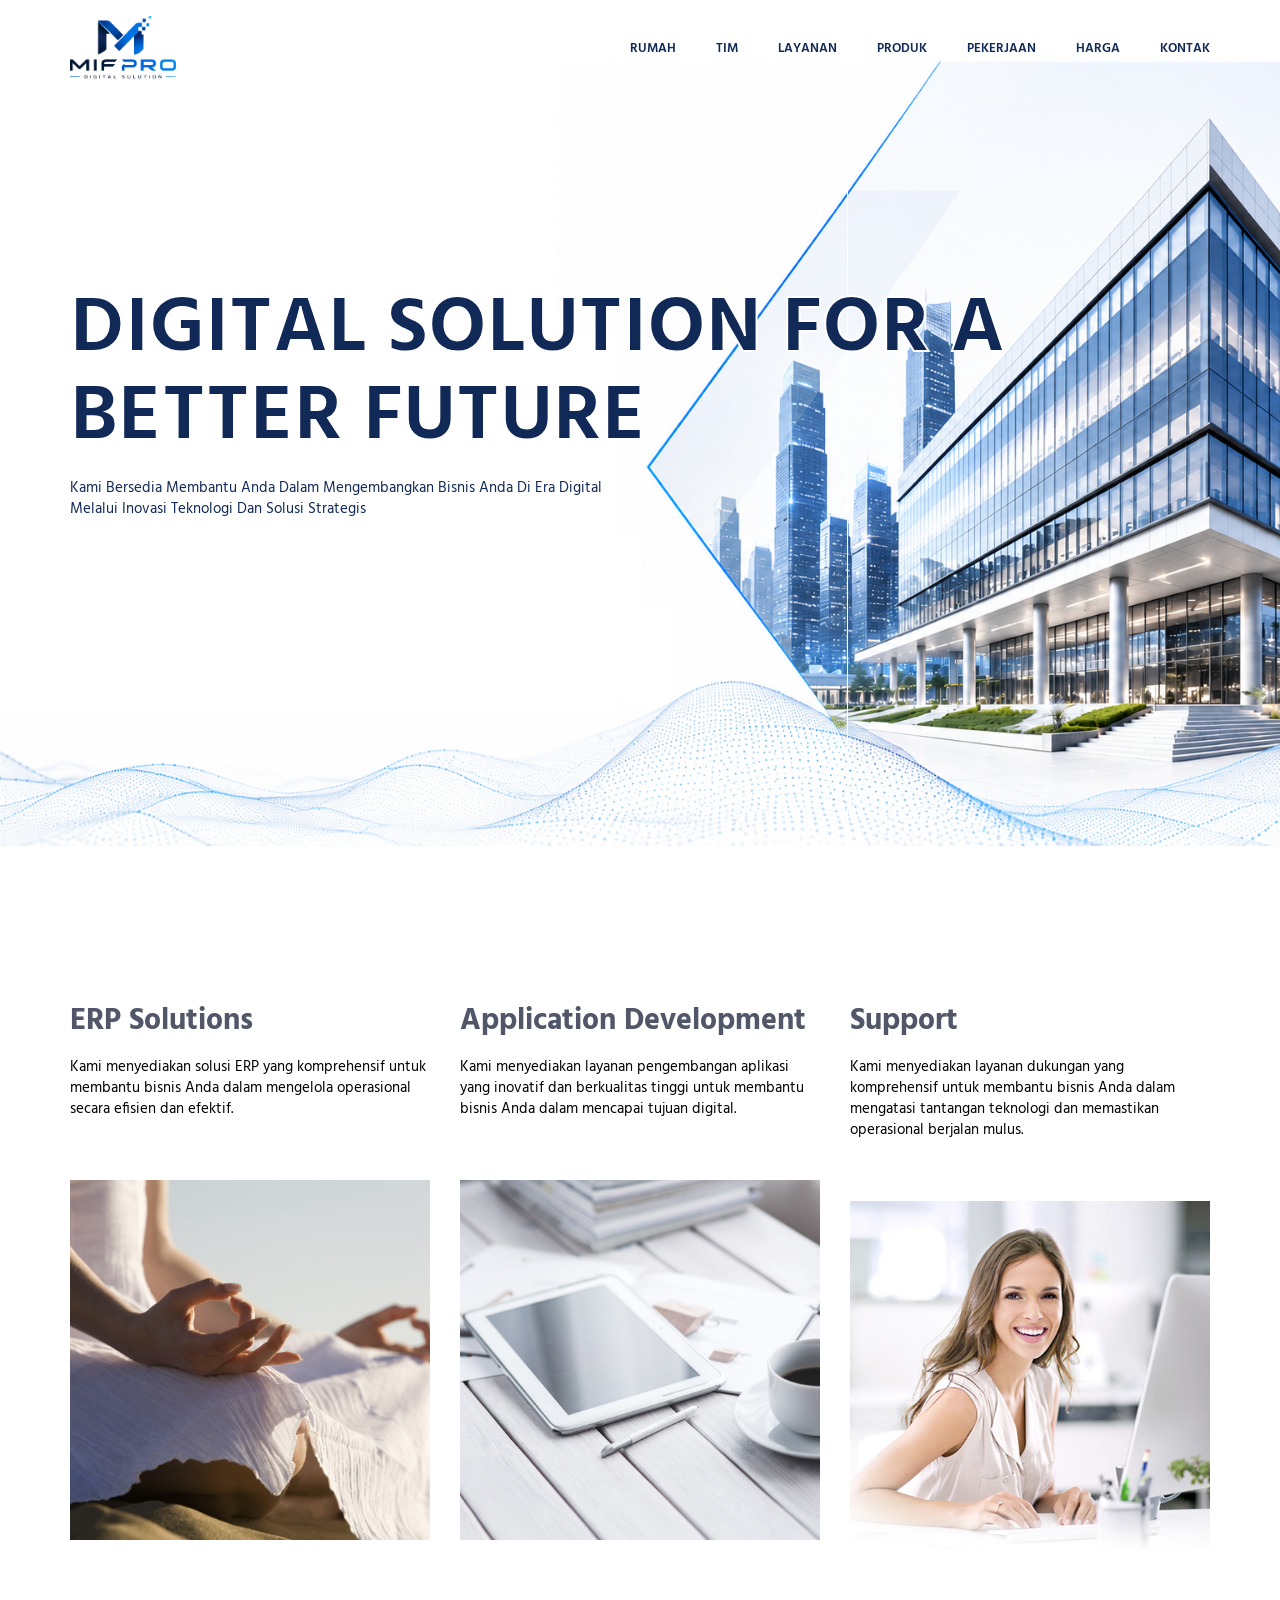
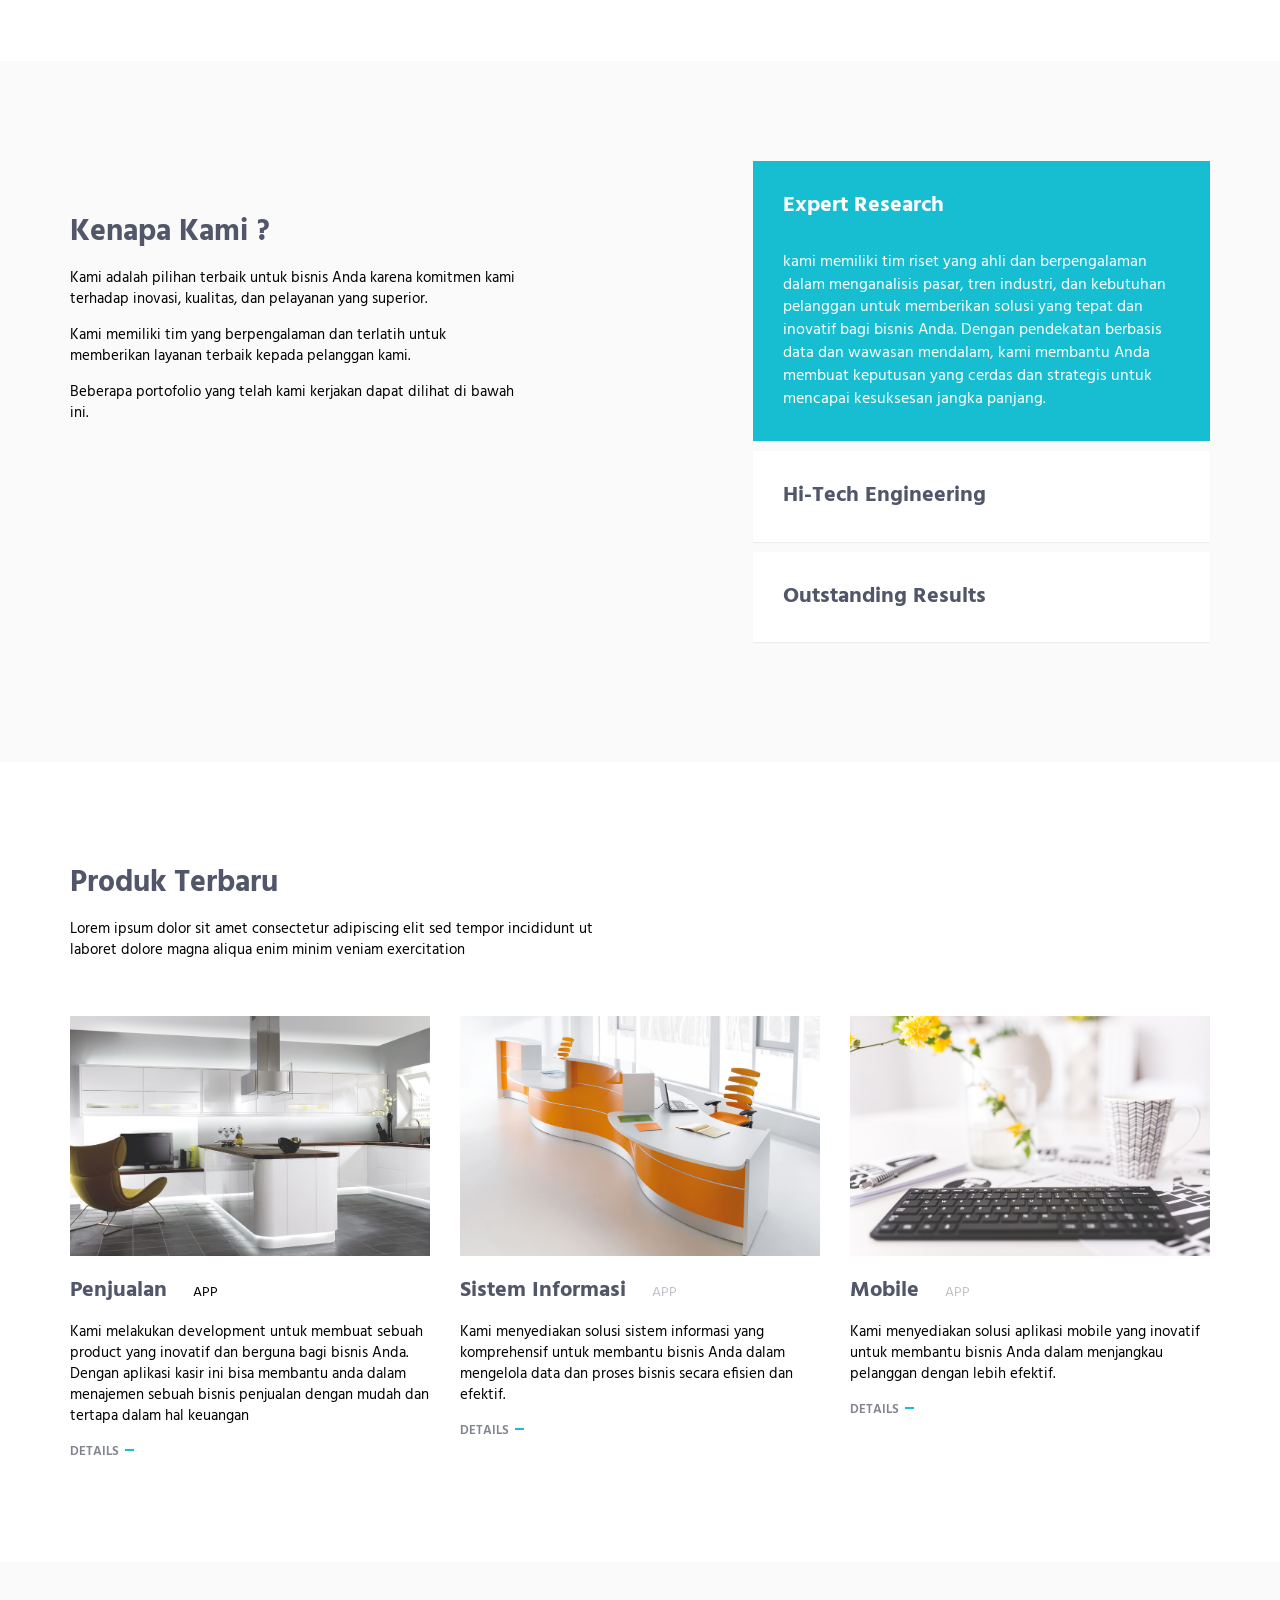
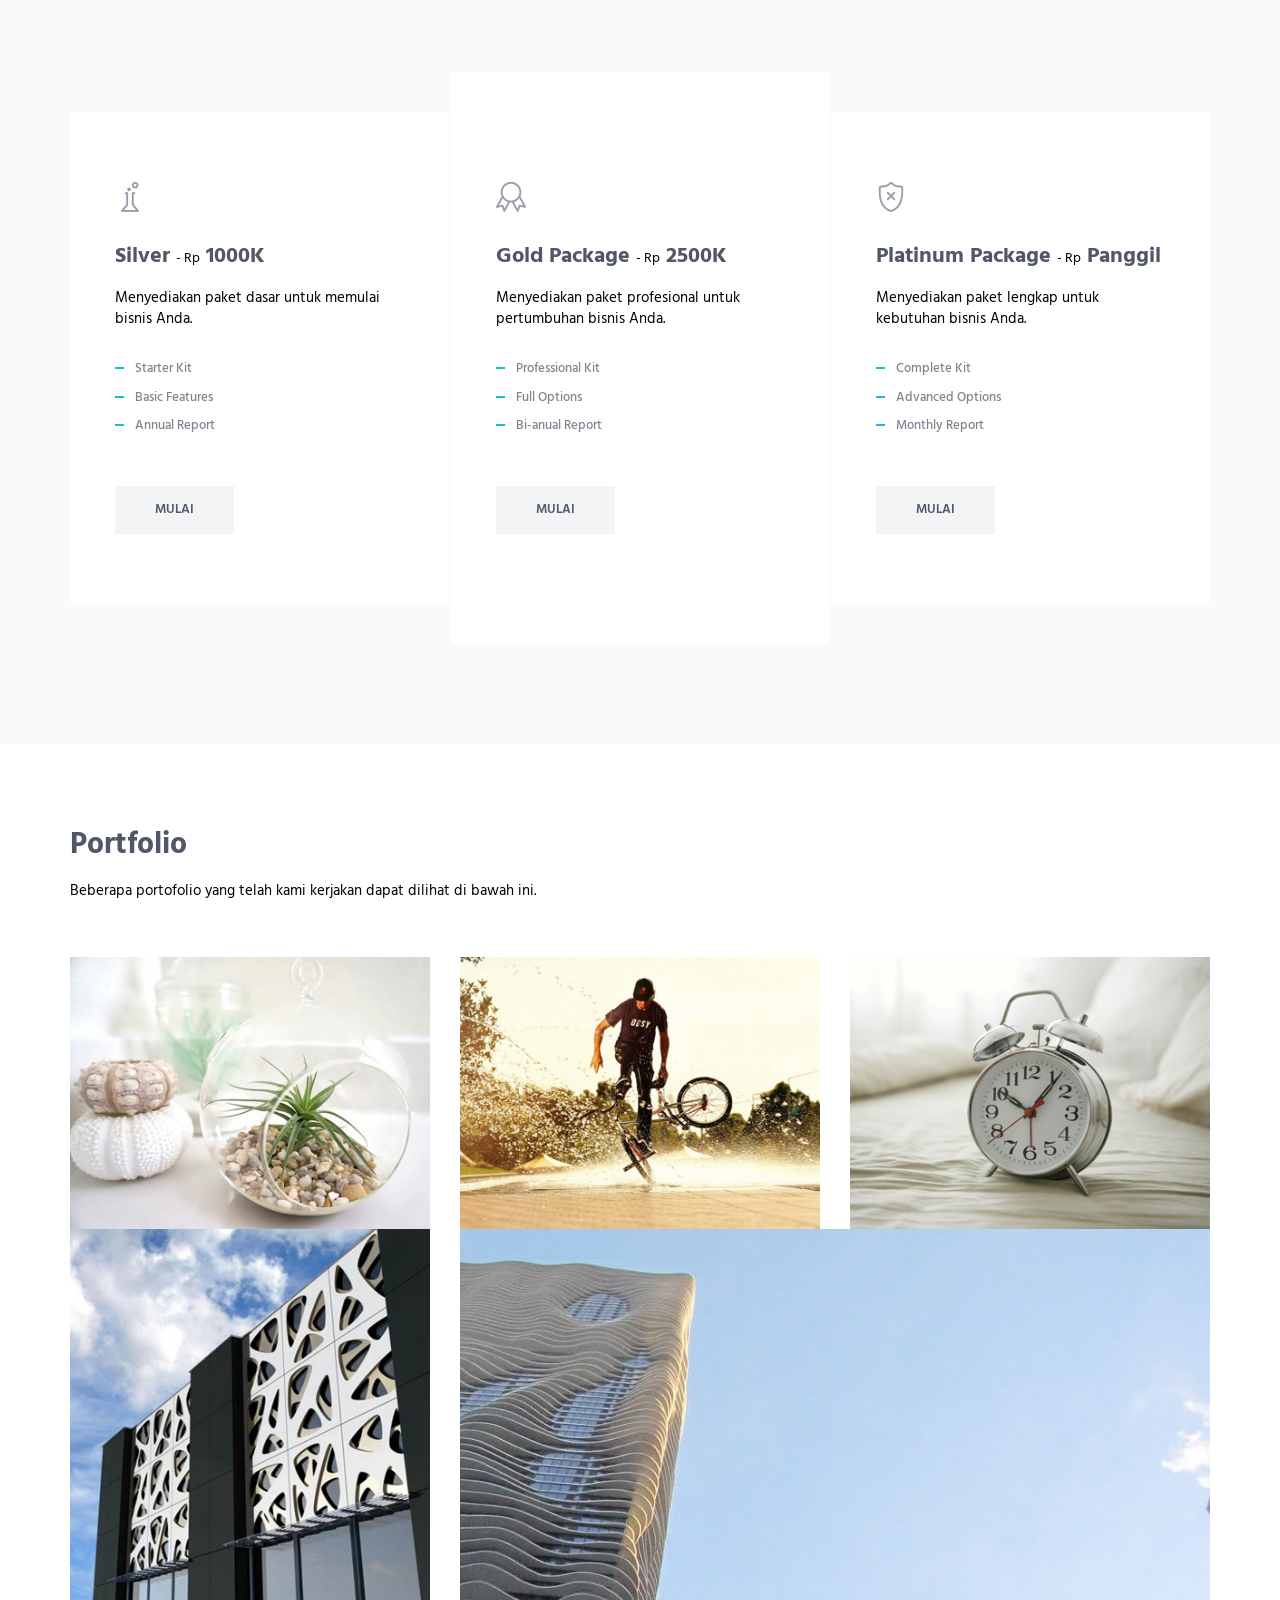
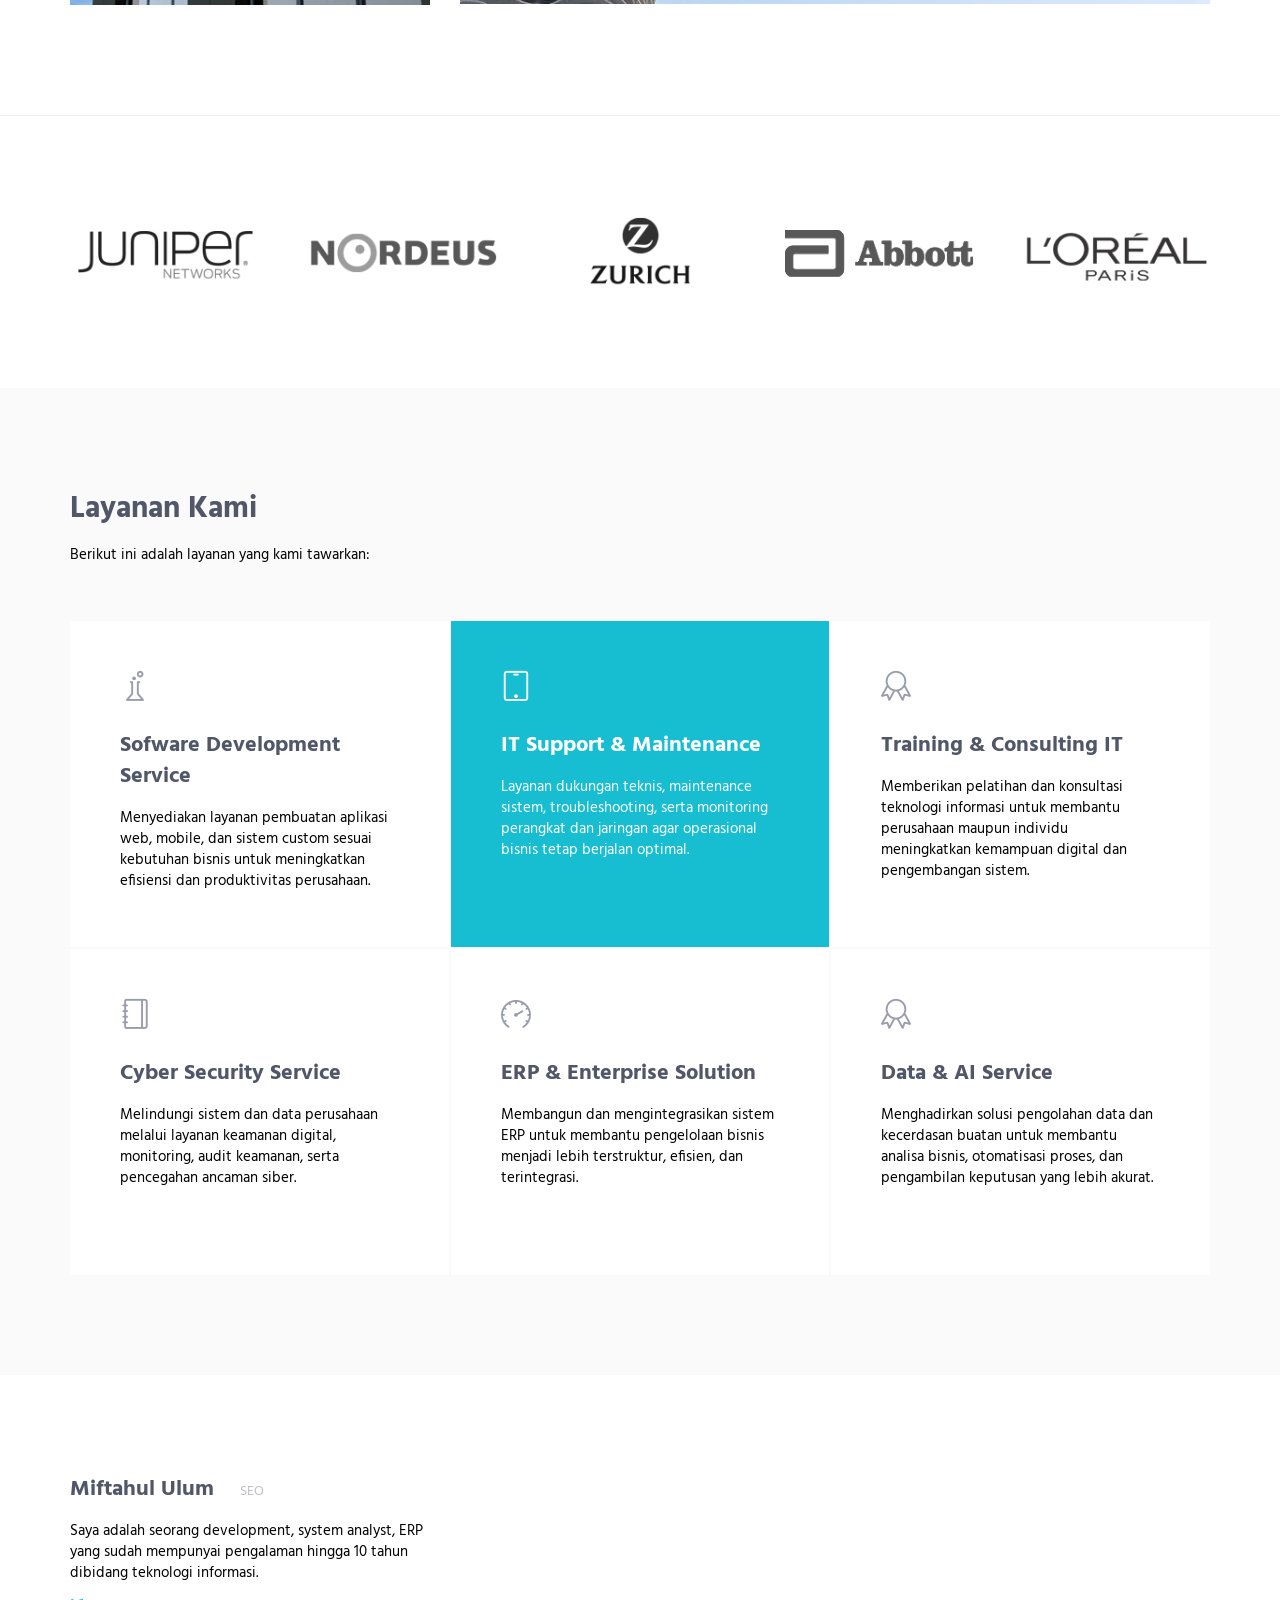
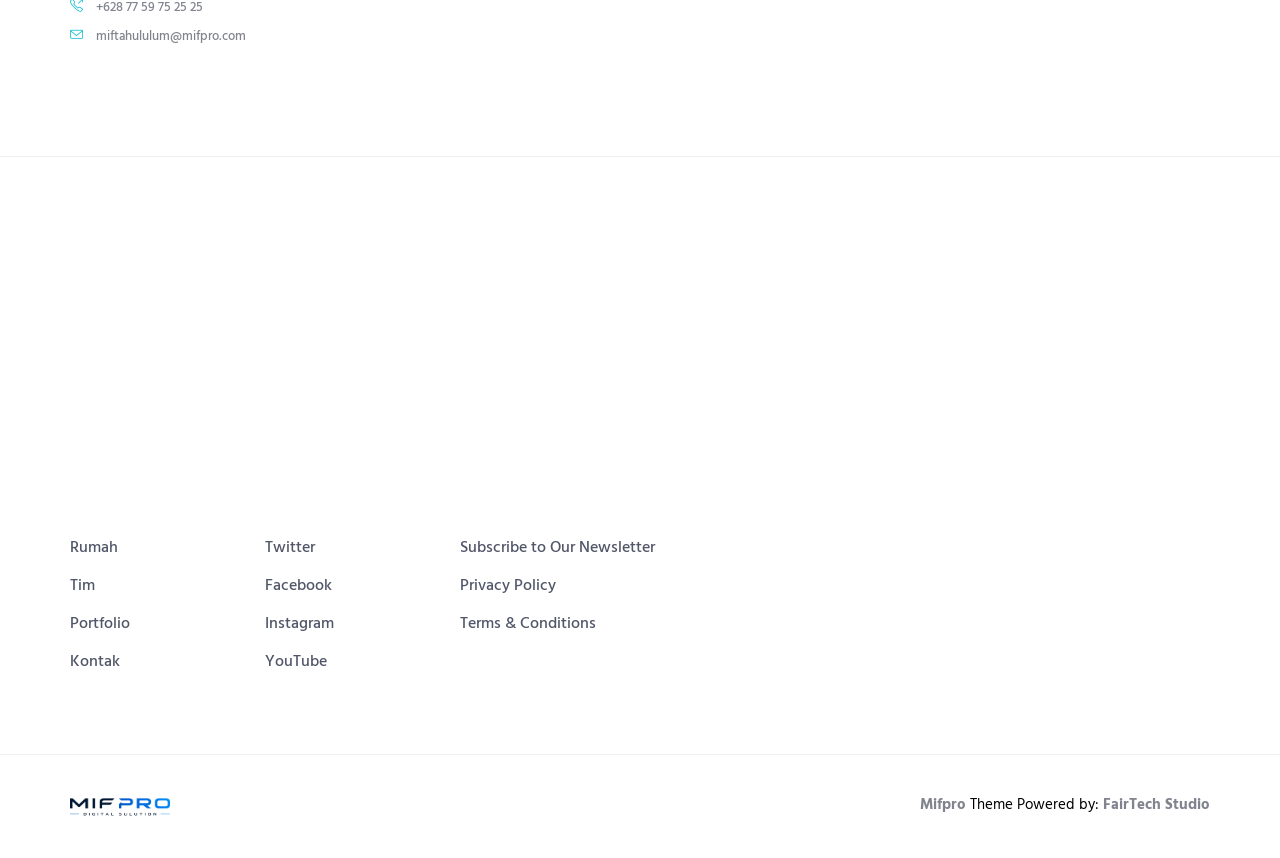
<file: MifproDigitalSolution/index.html>
<!DOCTYPE html>

<html lang="en" class="no-js">

<head>
    <meta charset="utf-8" />
    <title>Mifpro Digital Solution - Transformasi Digital & Solusi IT Profesional</title>
    <meta http-equiv="X-UA-Compatible" content="IE=edge">
    <meta content="width=device-width, initial-scale=1" name="viewport" />
    <meta
        content="Mifpro Digital Solution - Solusi ERP terintegrasi, pengembangan aplikasi kustom, IT support, keamanan siber, dan jasa pembuatan web profesional."
        name="description" />
    <meta content="Muhammad Miftahul Ulum" name="author" />
    <meta name="keywords"
        content="Mifpro Digital Solution, Jasa ERP Laravel, Jasa Pembuatan Website Surabaya, IT Consultant, Custom Software Development, IT Support Surabaya">
    <meta name="robots" content="index, follow">

    <!-- Open Graph / Facebook -->
    <meta property="og:type" content="website">
    <meta property="og:url" content="https://mifpro.com/MifproDigitalSolution/">
    <meta property="og:title" content="Mifpro Digital Solution - Transformasi Digital & Solusi IT Profesional">
    <meta property="og:description"
        content="Mifpro Digital Solution - Solusi ERP terintegrasi, pengembangan aplikasi kustom, IT support, dan jasa pembuatan web profesional.">
    <meta property="og:image" content="https://mifpro.com/img/og-image-mifprods.jpg">

    <!-- Twitter -->
    <meta property="twitter:card" content="summary_large_image">
    <meta property="twitter:url" content="https://mifpro.com/MifproDigitalSolution/">
    <meta property="twitter:title" content="Mifpro Digital Solution - Transformasi Digital & Solusi IT Profesional">
    <meta property="twitter:description"
        content="Mifpro Digital Solution - Solusi ERP terintegrasi, pengembangan aplikasi kustom, IT support, dan jasa pembuatan web profesional.">
    <meta property="twitter:image" content="https://mifpro.com/img/og-image-mifprods.jpg">

    <!-- Canonical Link -->
    <link rel="canonical" href="https://mifpro.com/MifproDigitalSolution/">
    <link href="http://fonts.googleapis.com/css?family=Hind:300,400,500,600,700" rel="stylesheet" type="text/css">
    <link href="//netdna.bootstrapcdn.com/font-awesome/4.0.3/css/font-awesome.css" rel="stylesheet">
    <link href="vendor/simple-line-icons/simple-line-icons.min.css" rel="stylesheet" type="text/css" />
    <link href="vendor/bootstrap/css/bootstrap.min.css" rel="stylesheet" type="text/css" />
    <link href="css/animate.css" rel="stylesheet">
    <link href="vendor/swiper/css/swiper.min.css" rel="stylesheet" type="text/css" />
    <link href="css/layout.css" rel="stylesheet" type="text/css" />
    <link rel="shortcut icon" href="favicon.ico" />
</head>


<body id="body" data-spy="scroll" data-target=".header">
    <a href="../index.html" class="back-button"
        style="position:absolute;top:20px;left:20px;padding:8px 12px;background:#fff;color:#000;border-radius:4px;text-decoration:none;">Back</a>

    <header class="header navbar-fixed-top">
        <nav class="navbar" role="navigation">
            <div class="container">
                <div class="menu-container js_nav-item">
                    <button type="button" class="navbar-toggle" data-toggle="collapse" data-target=".nav-collapse">
                        <span class="sr-only">Toggle navigation</span>
                        <span class="toggle-icon"></span>
                    </button>

                    <div class="logo">
                        <a class="logo-wrap" href="#body">
                            <img class="logo-img logo-img-main" src="img/logo2.png" alt="FlameOnePage Logo">
                            <img class="logo-img logo-img-active" src="img/logo2.png" alt="FlameOnePage Dark Logo">
                        </a>
                    </div>
                </div>

                <div class="collapse navbar-collapse nav-collapse">

                    <!--div class="language-switcher">
					  <ul class="nav-lang">
                        <li><a class="active" href="#">EN</a></li>
					    <li><a href="#">DE</a></li>
						<li><a href="#">FR</a></li>
					  </ul>
					</div--->

                    <div class="menu-container">
                        <ul class="nav navbar-nav navbar-nav-right">
                            <li class="js_nav-item nav-item"><a class="nav-item-child nav-item-hover"
                                    href="#body">Rumah</a></li>
                            <li class="js_nav-item nav-item"><a class="nav-item-child nav-item-hover"
                                    href="#about">Tim</a></li>
                            <li class="js_nav-item nav-item"><a class="nav-item-child nav-item-hover"
                                    href="#services">Layanan</a></li>
                            <li class="js_nav-item nav-item"><a class="nav-item-child nav-item-hover"
                                    href="#products">Produk</a></li>
                            <li class="js_nav-item nav-item"><a class="nav-item-child nav-item-hover"
                                    href="#work">Pekerjaan</a></li>
                            <li class="js_nav-item nav-item"><a class="nav-item-child nav-item-hover"
                                    href="#pricing">Harga</a></li>
                            <li class="js_nav-item nav-item"><a class="nav-item-child nav-item-hover"
                                    href="#contact">Kontak</a></li>
                        </ul>
                    </div>
                </div>
            </div>
        </nav>
    </header>

    <div id="carousel-example-generic" class="carousel slide" data-ride="carousel">
        <div class="container">
            <ol class="carousel-indicators">
                <li data-target="#carousel-example-generic" data-slide-to="0" class="active"></li>
                <li data-target="#carousel-example-generic" data-slide-to="1"></li>
            </ol>
        </div>

        <div class="carousel-inner" role="listbox">
            <div class="item active">
                <img class="img-responsive" src="img/1920x1080/03.png" alt="Slider Image">
                <div class="container">
                    <div class="carousel-centered">
                        <div class="margin-b-40">
                            <h1 class="carousel-title">DIGITAL SOLUTION FOR A <br /> BETTER FUTURE</h1>
                            <p class="color-blue">Kami Bersedia Membantu Anda Dalam Mengembangkan Bisnis Anda Di Era
                                Digital<br /> Melalui Inovasi Teknologi Dan Solusi Strategis</p>
                        </div>
                        <a href="#" class="btn-theme btn-theme-sm btn-white-brd text-uppercase">Selengkapnya</a>
                    </div>
                </div>
            </div>
            <!-- <div class="item">
                    <img class="img-responsive" src="img/1920x1080/04.png" alt="Slider Image">
                    <div class="container">
                        <div class="carousel-centered">
                            <div class="margin-b-40">
                                <h2 class="carousel-title">Personal Approach</h2>
                                <p class="color-blue">Lorem ipsum dolor amet consectetur adipiscing dolore magna aliqua <br/> enim minim estudiat veniam siad venumus dolore</p>
                            </div>
                            <a href="#" class="btn-theme btn-theme-sm btn-white-brd text-uppercase">Take a Tour</a>
                        </div>
                    </div>
                </div> -->
        </div>
    </div>
    <!--========== SLIDER ==========-->

    <!--========== PAGE LAYOUT ==========-->
    <!-- About -->
    <div id="about">
        <div class="content-lg container">
            <!-- Masonry Grid -->
            <div class="masonry-grid row">
                <div class="masonry-grid-sizer col-xs-6 col-sm-6 col-md-1"></div>
                <div class="masonry-grid-item col-xs-12 col-sm-6 col-md-4 sm-margin-b-30">
                    <div class="margin-b-60">
                        <h2>ERP Solutions</h2>
                        <p>Kami menyediakan solusi ERP yang komprehensif untuk membantu bisnis Anda dalam mengelola
                            operasional secara efisien dan efektif.</p>
                    </div>
                    <img class="full-width img-responsive wow fadeInUp" src="img/500x500/01.jpg" alt="Portfolio Image"
                        data-wow-duration=".3" data-wow-delay=".2s">
                </div>
                <div class="masonry-grid-item col-xs-12 col-sm-6 col-md-4">
                    <div class="margin-b-60">
                        <h2>Application Development</h2>
                        <p>Kami menyediakan layanan pengembangan aplikasi yang inovatif dan berkualitas tinggi untuk
                            membantu bisnis Anda dalam mencapai tujuan digital.</p>
                    </div>
                    <img class="full-width img-responsive wow fadeInUp" src="img/500x500/02.jpg" alt="Portfolio Image"
                        data-wow-duration=".3" data-wow-delay=".3s">
                </div>
                <div class="masonry-grid-item col-xs-12 col-sm-6 col-md-4">
                    <div class="margin-b-60 margin-b-60">
                        <h2>Support</h2>
                        <p>Kami menyediakan layanan dukungan yang komprehensif untuk membantu bisnis Anda dalam
                            mengatasi tantangan teknologi dan memastikan operasional berjalan mulus.</p>
                    </div>
                    <img class="full-width img-responsive wow fadeInUp" src="img/500x500/03.jpg" alt="Portfolio Image"
                        data-wow-duration=".3" data-wow-delay=".4s">
                </div>
            </div>
            <!-- End Masonry Grid -->
        </div>

        <div class="bg-color-sky-light">
            <div class="content-lg container">
                <div class="row">
                    <div class="col-md-5 col-sm-5 md-margin-b-60">
                        <div class="margin-t-50 margin-b-30">
                            <h2>Kenapa Kami ?</h2>
                            <p>Kami adalah pilihan terbaik untuk bisnis Anda karena komitmen kami terhadap inovasi,
                                kualitas, dan pelayanan yang superior.</p>
                            <p>Kami memiliki tim yang berpengalaman dan terlatih untuk memberikan layanan terbaik kepada
                                pelanggan kami.</p>
                            <p>Beberapa portofolio yang telah kami kerjakan dapat dilihat di bawah ini.</p>
                        </div>
                    </div>
                    <div class="col-md-5 col-sm-7 col-md-offset-2">
                        <!-- Accordion -->
                        <div class="accordion">
                            <div class="panel-group" id="accordion" role="tablist" aria-multiselectable="true">
                                <div class="panel panel-default">
                                    <div class="panel-heading" role="tab" id="headingOne">
                                        <h4 class="panel-title">
                                            <a class="panel-title-child" role="button" data-toggle="collapse"
                                                data-parent="#accordion" href="#collapseOne" aria-expanded="true"
                                                aria-controls="collapseOne">
                                                Expert Research
                                            </a>
                                        </h4>
                                    </div>
                                    <div id="collapseOne" class="panel-collapse collapse in" role="tabpanel"
                                        aria-labelledby="headingOne">
                                        <div class="panel-body">
                                            kami memiliki tim riset yang ahli dan berpengalaman dalam menganalisis
                                            pasar, tren industri, dan kebutuhan pelanggan untuk memberikan solusi yang
                                            tepat dan inovatif bagi bisnis Anda. Dengan pendekatan berbasis data dan
                                            wawasan mendalam, kami membantu Anda membuat keputusan yang cerdas dan
                                            strategis untuk mencapai kesuksesan jangka panjang.
                                        </div>
                                    </div>
                                </div>
                                <div class="panel panel-default">
                                    <div class="panel-heading" role="tab" id="headingTwo">
                                        <h4 class="panel-title">
                                            <a class="collapsed panel-title-child" role="button" data-toggle="collapse"
                                                data-parent="#accordion" href="#collapseTwo" aria-expanded="false"
                                                aria-controls="collapseTwo">
                                                Hi-Tech Engineering
                                            </a>
                                        </h4>
                                    </div>
                                    <div id="collapseTwo" class="panel-collapse collapse" role="tabpanel"
                                        aria-labelledby="headingTwo">
                                        <div class="panel-body">
                                            Kami memiliki tim teknik yang ahli dan berpengalaman dalam mengembangkan
                                            solusi teknologi terdepan untuk bisnis Anda. Dengan pendekatan inovatif dan
                                            fokus pada kualitas, kami membantu Anda mencapai hasil yang luar biasa dalam
                                            pengembangan produk dan layanan.
                                        </div>
                                    </div>
                                </div>
                                <div class="panel panel-default">
                                    <div class="panel-heading" role="tab" id="headingThree">
                                        <h4 class="panel-title">
                                            <a class="collapsed panel-title-child" role="button" data-toggle="collapse"
                                                data-parent="#accordion" href="#collapseThree" aria-expanded="false"
                                                aria-controls="collapseThree">
                                                Outstanding Results
                                            </a>
                                        </h4>
                                    </div>
                                    <div id="collapseThree" class="panel-collapse collapse" role="tabpanel"
                                        aria-labelledby="headingThree">
                                        <div class="panel-body">
                                            Kami memiliki tim yang berdedikasi untuk memberikan hasil yang luar biasa
                                            bagi bisnis Anda. Dengan pengalaman dan keahlian yang kami miliki, kami siap
                                            membantu Anda mencapai target dan tujuan Anda.
                                        </div>
                                    </div>
                                </div>
                            </div>
                        </div>
                        <!-- End Accodrion -->
                    </div>
                </div>
                <!--// end row -->
            </div>
        </div>
    </div>
    <!-- End About -->

    <!-- Latest Products -->
    <div id="products">
        <div class="content-lg container">
            <div class="row margin-b-40">
                <div class="col-sm-6">
                    <h2>Produk Terbaru</h2>
                    <p>Lorem ipsum dolor sit amet consectetur adipiscing elit sed tempor incididunt ut laboret dolore
                        magna aliqua enim minim veniam exercitation</p>
                </div>
            </div>
            <!--// end row -->

            <div class="row">
                <!-- Latest Products -->
                <div class="col-sm-4 sm-margin-b-50">
                    <div class="margin-b-20">
                        <img class="img-responsive" src="img/970x647/01.jpg" alt="Latest Products Image">
                    </div>
                    <h4><a href="#">Penjualan</a> <span class="text-uppercase margin-l-20"
                            style="color: black;">App</span></h4>
                    <p>Kami melakukan development untuk membuat sebuah product yang inovatif dan berguna bagi bisnis
                        Anda. Dengan aplikasi kasir ini bisa membantu anda dalam menajemen sebuah bisnis penjualan
                        dengan mudah dan tertapa dalam hal keuangan</p>
                    <a class="link" href="#">Details</a>
                </div>
                <!-- End Latest Products -->

                <!-- Latest Products -->
                <div class="col-sm-4 sm-margin-b-50">
                    <div class="margin-b-20">
                        <img class="img-responsive" src="img/970x647/02.jpg" alt="Latest Products Image">
                    </div>
                    <h4><a href="#">Sistem Informasi</a> <span class="text-uppercase margin-l-20">App</span></h4>
                    <p>Kami menyediakan solusi sistem informasi yang komprehensif untuk membantu bisnis Anda dalam
                        mengelola data dan proses bisnis secara efisien dan efektif.</p>
                    <a class="link" href="#">Details</a>
                </div>
                <!-- End Latest Products -->

                <!-- Latest Products -->
                <div class="col-sm-4 sm-margin-b-50">
                    <div class="margin-b-20">
                        <img class="img-responsive" src="img/970x647/03.jpg" alt="Latest Products Image">
                    </div>
                    <h4><a href="#">Mobile</a> <span class="text-uppercase margin-l-20">App</span></h4>
                    <p>Kami menyediakan solusi aplikasi mobile yang inovatif untuk membantu bisnis Anda dalam menjangkau
                        pelanggan dengan lebih efektif.</p>
                    <a class="link" href="#">Details</a>
                </div>
                <!-- End Latest Products -->
            </div>
            <!--// end row -->
        </div>
    </div>
    <!-- End Latest Products -->

    <!-- Pricing -->
    <div id="pricing">
        <div class="bg-color-sky-light">
            <div class="content-lg container">
                <div class="row row-space-1">
                    <div class="col-sm-4 sm-margin-b-2">
                        <!-- Pricing -->
                        <div class="pricing">
                            <div class="margin-b-30">
                                <i class="pricing-icon icon-chemistry"></i>
                                <h3>Silver <span style="color: black;"> - Rp</span> 1000K</h3>
                                <p>Menyediakan paket dasar untuk memulai bisnis Anda.</p>
                            </div>
                            <ul class="list-unstyled pricing-list margin-b-50">
                                <li class="pricing-list-item">Starter Kit</li>
                                <li class="pricing-list-item">Basic Features</li>
                                <li class="pricing-list-item">Annual Report</li>
                            </ul>
                            <a href="https://wa.me/6287759752525"
                                class="btn-theme btn-theme-sm btn-default-bg text-uppercase">Mulai</a>
                        </div>
                        <!-- End Pricing -->
                    </div>
                    <div class="col-sm-4 sm-margin-b-2">
                        <!-- Pricing -->
                        <div class="pricing pricing-active">
                            <div class="margin-b-30">
                                <i class="pricing-icon icon-badge"></i>
                                <h3>Gold Package <span style="color: black;"> - Rp</span> 2500K</h3>
                                <p>Menyediakan paket profesional untuk pertumbuhan bisnis Anda.</p>
                            </div>
                            <ul class="list-unstyled pricing-list margin-b-50">
                                <li class="pricing-list-item">Professional Kit</li>
                                <li class="pricing-list-item">Full Options</li>
                                <li class="pricing-list-item">Bi-anual Report</li>
                            </ul>
                            <a href="https://wa.me/6287759752525"
                                class="btn-theme btn-theme-sm btn-default-bg text-uppercase">Mulai</a>
                        </div>
                        <!-- End Pricing -->
                    </div>
                    <div class="col-sm-4">
                        <!-- Pricing -->
                        <div class="pricing">
                            <div class="margin-b-30">
                                <i class="pricing-icon icon-shield"></i>
                                <h3>Platinum Package <span style="color: black;"> - Rp</span> Panggil</h3>
                                <p>Menyediakan paket lengkap untuk kebutuhan bisnis Anda.</p>
                            </div>
                            <ul class="list-unstyled pricing-list margin-b-50">
                                <li class="pricing-list-item">Complete Kit</li>
                                <li class="pricing-list-item">Advanced Options</li>
                                <li class="pricing-list-item">Monthly Report</li>
                            </ul>
                            <a href="https://wa.me/6287759752525"
                                class="btn-theme btn-theme-sm btn-default-bg text-uppercase">Mulai</a>
                        </div>
                        <!-- End Pricing -->
                    </div>
                </div>
                <!--// end row -->
            </div>
        </div>
    </div>
    <!-- End Pricing -->

    <!-- Work -->
    <div id="work">
        <div class="section-seperator">
            <div class="content-md container">
                <div class="row margin-b-40">
                    <div class="col-sm-6">
                        <h2>Portfolio</h2>
                        <p>Beberapa portofolio yang telah kami kerjakan dapat dilihat di bawah ini.</p>
                    </div>
                </div>
                <!--// end row -->

                <!-- Masonry Grid -->
                <div class="masonry-grid row">


                    <div class="masonry-grid-item col-xs-12 col-sm-6 col-md-4 md-margin-b-30">
                        <!-- Work -->
                        <div class="work work-popup-trigger">
                            <div class="work-overlay">
                                <img class="full-width img-responsive" src="img/397x300/01.jpg" alt="Portfolio Image">
                            </div>
                            <div class="work-popup-overlay">
                                <div class="work-popup-content">
                                    <a href="javascript:void(0);" class="work-popup-close">Hide</a>
                                    <div class="margin-b-30">
                                        <h3 class="margin-b-5">Art Of Coding</h3>
                                        <span>Clean &amp; Minimalistic Design</span>
                                    </div>
                                    <div class="row">
                                        <div class="col-sm-8 work-popup-content-divider sm-margin-b-20">
                                            <div class="margin-t-10 sm-margin-t-0">
                                                <p>Duis aute irure dolor in reprehenderit in voluptate velit esse cillum
                                                    dolore eu fugiat nulla pariatur. Excepteur sint occaecat cupidatat
                                                    non proident, sunt in culpa qui officia deserunt mollit anim id est
                                                    laborum.</p>
                                                <p>Lorem ipsum dolor sit amet, consectetur adipisicing elit, sed do
                                                    eiusmod tempor incididunt ut labore et dolore magna aliqua. Ut enim
                                                    ad minim veniam, quis nostrud.</p>
                                                <ul class="list-inline work-popup-tag">
                                                    <li class="work-popup-tag-item"><a class="work-popup-tag-link"
                                                            href="#">Strategy,</a></li>
                                                    <li class="work-popup-tag-item"><a class="work-popup-tag-link"
                                                            href="#">Implementation,</a></li>
                                                    <li class="work-popup-tag-item"><a class="work-popup-tag-link"
                                                            href="#">Credentials</a></li>
                                                </ul>
                                            </div>
                                        </div>
                                        <div class="col-sm-4">
                                            <div class="margin-t-10 sm-margin-t-0">
                                                <p class="margin-b-5"><strong>Project Manager:</strong> Boris Becker</p>
                                                <p class="margin-b-5"><strong>Executive:</strong> Heike Macatsch</p>
                                                <p class="margin-b-5"><strong>Architect:</strong> Oliver Pocher</p>
                                                <p class="margin-b-5"><strong>Client:</strong> FairTech</p>
                                            </div>
                                        </div>
                                    </div>
                                </div>
                            </div>
                        </div>
                        <!-- End Work -->
                    </div>
                    <div class="masonry-grid-item col-xs-12 col-sm-6 col-md-4 md-margin-b-30">
                        <!-- Work -->
                        <div class="work work-popup-trigger">
                            <div class="work-overlay">
                                <img class="full-width img-responsive" src="img/397x300/02.jpg" alt="Portfolio Image">
                            </div>
                            <div class="work-popup-overlay">
                                <div class="work-popup-content">
                                    <a href="javascript:void(0);" class="work-popup-close">Hide</a>
                                    <div class="margin-b-30">
                                        <h3 class="margin-b-5">Art Of Coding</h3>
                                        <span>Clean &amp; Minimalistic Design</span>
                                    </div>
                                    <div class="row">
                                        <div class="col-sm-8 work-popup-content-divider sm-margin-b-20">
                                            <div class="margin-t-10 sm-margin-t-0">
                                                <p>Duis aute irure dolor in reprehenderit in voluptate velit esse cillum
                                                    dolore eu fugiat nulla pariatur. Excepteur sint occaecat cupidatat
                                                    non proident, sunt in culpa qui officia deserunt mollit anim id est
                                                    laborum.</p>
                                                <p>Lorem ipsum dolor sit amet, consectetur adipisicing elit, sed do
                                                    eiusmod tempor incididunt ut labore et dolore magna aliqua. Ut enim
                                                    ad minim veniam, quis nostrud.</p>
                                                <ul class="list-inline work-popup-tag">
                                                    <li class="work-popup-tag-item"><a class="work-popup-tag-link"
                                                            href="#">Strategy,</a></li>
                                                    <li class="work-popup-tag-item"><a class="work-popup-tag-link"
                                                            href="#">Implementation,</a></li>
                                                    <li class="work-popup-tag-item"><a class="work-popup-tag-link"
                                                            href="#">Credentials</a></li>
                                                </ul>
                                            </div>
                                        </div>
                                        <div class="col-sm-4">
                                            <div class="margin-t-10 sm-margin-t-0">
                                                <p class="margin-b-5"><strong>Project Manager:</strong> Boris Becker</p>
                                                <p class="margin-b-5"><strong>Executive:</strong> Heike Macatsch</p>
                                                <p class="margin-b-5"><strong>Architect:</strong> Oliver Pocher</p>
                                                <p class="margin-b-5"><strong>Client:</strong> Keenthemes</p>
                                            </div>
                                        </div>
                                    </div>
                                </div>
                            </div>
                        </div>
                        <!-- End Work -->
                    </div>
                    <div class="masonry-grid-item col-xs-12 col-sm-6 col-md-4">
                        <!-- Work -->
                        <div class="work work-popup-trigger">
                            <div class="work-overlay">
                                <img class="full-width img-responsive" src="img/397x300/03.jpg" alt="Portfolio Image">
                            </div>
                            <div class="work-popup-overlay">
                                <div class="work-popup-content">
                                    <a href="javascript:void(0);" class="work-popup-close">Hide</a>
                                    <div class="margin-b-30">
                                        <h3 class="margin-b-5">Art Of Coding</h3>
                                        <span>Clean &amp; Minimalistic Design</span>
                                    </div>
                                    <div class="row">
                                        <div class="col-sm-8 work-popup-content-divider sm-margin-b-20">
                                            <div class="margin-t-10 sm-margin-t-0">
                                                <p>Duis aute irure dolor in reprehenderit in voluptate velit esse cillum
                                                    dolore eu fugiat nulla pariatur. Excepteur sint occaecat cupidatat
                                                    non proident, sunt in culpa qui officia deserunt mollit anim id est
                                                    laborum.</p>
                                                <p>Lorem ipsum dolor sit amet, consectetur adipisicing elit, sed do
                                                    eiusmod tempor incididunt ut labore et dolore magna aliqua. Ut enim
                                                    ad minim veniam, quis nostrud.</p>
                                                <ul class="list-inline work-popup-tag">
                                                    <li class="work-popup-tag-item"><a class="work-popup-tag-link"
                                                            href="#">Strategy,</a></li>
                                                    <li class="work-popup-tag-item"><a class="work-popup-tag-link"
                                                            href="#">Implementation,</a></li>
                                                    <li class="work-popup-tag-item"><a class="work-popup-tag-link"
                                                            href="#">Credentials</a></li>
                                                </ul>
                                            </div>
                                        </div>
                                        <div class="col-sm-4">
                                            <div class="margin-t-10 sm-margin-t-0">
                                                <p class="margin-b-5"><strong>Project Manager:</strong> Boris Becker</p>
                                                <p class="margin-b-5"><strong>Executive:</strong> Heike Macatsch</p>
                                                <p class="margin-b-5"><strong>Architect:</strong> Oliver Pocher</p>
                                                <p class="margin-b-5"><strong>Client:</strong> Keenthemes</p>
                                            </div>
                                        </div>
                                    </div>
                                </div>
                            </div>
                        </div>
                        <!-- End Work -->
                    </div>
                    <div class="masonry-grid-sizer col-xs-6 col-sm-6 col-md-1"></div>
                    <div class="masonry-grid-item col-xs-12 col-sm-6 col-md-4 margin-b-30">
                        <!-- Work -->
                        <div class="work work-popup-trigger">
                            <div class="work-overlay">
                                <img class="full-width img-responsive" src="img/397x415/01.jpg" alt="Portfolio Image">
                            </div>
                            <div class="work-popup-overlay">
                                <div class="work-popup-content">
                                    <a href="javascript:void(0);" class="work-popup-close">Hide</a>
                                    <div class="margin-b-30">
                                        <h3 class="margin-b-5">Art Of Coding</h3>
                                        <span>Clean &amp; Minimalistic Design</span>
                                    </div>
                                    <div class="row">
                                        <div class="col-sm-8 work-popup-content-divider sm-margin-b-20">
                                            <div class="margin-t-10 sm-margin-t-0">
                                                <p>Duis aute irure dolor in reprehenderit in voluptate velit esse cillum
                                                    dolore eu fugiat nulla pariatur. Excepteur sint occaecat cupidatat
                                                    non proident, sunt in culpa qui officia deserunt mollit anim id est
                                                    laborum.</p>
                                                <p>Lorem ipsum dolor sit amet, consectetur adipisicing elit, sed do
                                                    eiusmod tempor incididunt ut labore et dolore magna aliqua. Ut enim
                                                    ad minim veniam, quis nostrud.</p>
                                                <ul class="list-inline work-popup-tag">
                                                    <li class="work-popup-tag-item"><a class="work-popup-tag-link"
                                                            href="#">Strategy,</a></li>
                                                    <li class="work-popup-tag-item"><a class="work-popup-tag-link"
                                                            href="#">Implementation,</a></li>
                                                    <li class="work-popup-tag-item"><a class="work-popup-tag-link"
                                                            href="#">Credentials</a></li>
                                                </ul>
                                            </div>
                                        </div>
                                        <div class="col-sm-4">
                                            <div class="margin-t-10 sm-margin-t-0">
                                                <p class="margin-b-5"><strong>Project Manager:</strong> Boris Becker</p>
                                                <p class="margin-b-5"><strong>Executive:</strong> Heike Macatsch</p>
                                                <p class="margin-b-5"><strong>Architect:</strong> Oliver Pocher</p>
                                                <p class="margin-b-5"><strong>Client:</strong> FairTech</p>
                                            </div>
                                        </div>
                                    </div>
                                </div>
                            </div>
                        </div>
                        <!-- End Work -->
                    </div>
                    <div class="masonry-grid-item col-xs-12 col-sm-6 col-md-8 margin-b-30">
                        <!-- Work -->
                        <div class="work work-popup-trigger">
                            <div class="work-overlay">
                                <img class="full-width img-responsive" src="img/800x400/01.jpg" alt="Portfolio Image">
                            </div>
                            <div class="work-popup-overlay">
                                <div class="work-popup-content">
                                    <a href="javascript:void(0);" class="work-popup-close">Hide</a>
                                    <div class="margin-b-30">
                                        <h3 class="margin-b-5">Art Of Coding</h3>
                                        <span>Clean &amp; Minimalistic Design</span>
                                    </div>
                                    <div class="row">
                                        <div class="col-sm-8 work-popup-content-divider sm-margin-b-20">
                                            <div class="margin-t-10 sm-margin-t-0">
                                                <p>Duis aute irure dolor in reprehenderit in voluptate velit esse cillum
                                                    dolore eu fugiat nulla pariatur. Excepteur sint occaecat cupidatat
                                                    non proident, sunt in culpa qui officia deserunt mollit anim id est
                                                    laborum.</p>
                                                <p>Lorem ipsum dolor sit amet, consectetur adipisicing elit, sed do
                                                    eiusmod tempor incididunt ut labore et dolore magna aliqua. Ut enim
                                                    ad minim veniam, quis nostrud.</p>
                                                <ul class="list-inline work-popup-tag">
                                                    <li class="work-popup-tag-item"><a class="work-popup-tag-link"
                                                            href="#">Strategy,</a></li>
                                                    <li class="work-popup-tag-item"><a class="work-popup-tag-link"
                                                            href="#">Implementation,</a></li>
                                                    <li class="work-popup-tag-item"><a class="work-popup-tag-link"
                                                            href="#">Credentials</a></li>
                                                </ul>
                                            </div>
                                        </div>
                                        <div class="col-sm-4">
                                            <div class="margin-t-10 sm-margin-t-0">
                                                <p class="margin-b-5"><strong>Project Manager:</strong> Boris Becker</p>
                                                <p class="margin-b-5"><strong>Executive:</strong> Heike Macatsch</p>
                                                <p class="margin-b-5"><strong>Architect:</strong> Oliver Pocher</p>
                                                <p class="margin-b-5"><strong>Client:</strong> FairTech</p>
                                            </div>
                                        </div>
                                    </div>
                                </div>
                            </div>
                        </div>
                        <!-- End Work -->
                    </div>
                </div>
                <!-- End Masonry Grid -->
            </div>
        </div>

        <!-- Clients -->
        <div class="content-lg container">
            <!-- Swiper Clients -->
            <div class="swiper-slider swiper-clients">
                <!-- Swiper Wrapper -->
                <div class="swiper-wrapper">
                    <div class="swiper-slide">
                        <img class="swiper-clients-img" src="img/clients/01.png" alt="Clients Logo">
                    </div>
                    <div class="swiper-slide">
                        <img class="swiper-clients-img" src="img/clients/02.png" alt="Clients Logo">
                    </div>
                    <div class="swiper-slide">
                        <img class="swiper-clients-img" src="img/clients/03.png" alt="Clients Logo">
                    </div>
                    <div class="swiper-slide">
                        <img class="swiper-clients-img" src="img/clients/04.png" alt="Clients Logo">
                    </div>
                    <div class="swiper-slide">
                        <img class="swiper-clients-img" src="img/clients/05.png" alt="Clients Logo">
                    </div>
                    <div class="swiper-slide">
                        <img class="swiper-clients-img" src="img/clients/06.png" alt="Clients Logo">
                    </div>
                </div>
                <!-- End Swiper Wrapper -->
            </div>
            <!-- End Swiper Clients -->
        </div>
        <!-- End Clients -->
    </div>
    <!-- End Work -->

    <!-- Services -->
    <div id="services">
        <div class="bg-color-sky-light" data-auto-height="true">
            <div class="content-lg container">
                <div class="row margin-b-40">
                    <div class="col-sm-6">
                        <h2>Layanan Kami</h2>
                        <p>Berikut ini adalah layanan yang kami tawarkan:</p>
                    </div>
                </div>
                <!--// end row -->

                <div class="row row-space-1 margin-b-2">
                    <div class="col-sm-4 sm-margin-b-2">
                        <div class="service" data-height="height">
                            <div class="service-element">
                                <i class="service-icon icon-chemistry"></i>
                            </div>
                            <div class="service-info">
                                <h3>Sofware Development Service</h3>
                                <p class="margin-b-5">Menyediakan layanan pembuatan aplikasi web, mobile, dan sistem
                                    custom sesuai kebutuhan bisnis untuk meningkatkan efisiensi dan produktivitas
                                    perusahaan.</p>
                            </div>
                            <a href="#" class="content-wrapper-link"></a>
                        </div>
                    </div>
                    <div class="col-sm-4 sm-margin-b-2">
                        <div class="service bg-color-base" data-height="height">
                            <div class="service-element">
                                <i class="service-icon color-white icon-screen-tablet"></i>
                            </div>
                            <div class="service-info">
                                <h3 class="color-white">IT Support & Maintenance</h3>
                                <p class="color-white margin-b-5">Layanan dukungan teknis, maintenance sistem,
                                    troubleshooting, serta monitoring perangkat dan jaringan agar operasional bisnis
                                    tetap berjalan optimal.</p>
                            </div>
                            <a href="#" class="content-wrapper-link"></a>
                        </div>
                    </div>
                    <div class="col-sm-4">
                        <div class="service" data-height="height">
                            <div class="service-element">
                                <i class="service-icon icon-badge"></i>
                            </div>
                            <div class="service-info">
                                <h3>Training & Consulting IT</h3>
                                <p class="margin-b-5">Memberikan pelatihan dan konsultasi teknologi informasi untuk
                                    membantu perusahaan maupun individu meningkatkan kemampuan digital dan pengembangan
                                    sistem.</p>
                            </div>
                            <a href="#" class="content-wrapper-link"></a>
                        </div>
                    </div>
                </div>
                <!--// end row -->

                <div class="row row-space-1">
                    <div class="col-sm-4 sm-margin-b-2">
                        <div class="service" data-height="height">
                            <div class="service-element">
                                <i class="service-icon icon-notebook"></i>
                            </div>
                            <div class="service-info">
                                <h3>Cyber Security Service</h3>
                                <p class="margin-b-5">Melindungi sistem dan data perusahaan melalui layanan keamanan
                                    digital, monitoring, audit keamanan, serta pencegahan ancaman siber.</p>
                            </div>
                            <a href="#" class="content-wrapper-link"></a>
                        </div>
                    </div>
                    <div class="col-sm-4 sm-margin-b-2">
                        <div class="service" data-height="height">
                            <div class="service-element">
                                <i class="service-icon icon-speedometer"></i>
                            </div>
                            <div class="service-info">
                                <h3>ERP & Enterprise Solution</h3>
                                <p class="margin-b-5">Membangun dan mengintegrasikan sistem ERP untuk membantu
                                    pengelolaan bisnis menjadi lebih terstruktur, efisien, dan terintegrasi.</p>
                            </div>
                            <a href="#" class="content-wrapper-link"></a>
                        </div>
                    </div>
                    <div class="col-sm-4">
                        <div class="service" data-height="height">
                            <div class="service-element">
                                <i class="service-icon icon-badge"></i>
                            </div>
                            <div class="service-info">
                                <h3>Data & AI Service</h3>
                                <p class="margin-b-5">Menghadirkan solusi pengolahan data dan kecerdasan buatan untuk
                                    membantu analisa bisnis, otomatisasi proses, dan pengambilan keputusan yang lebih
                                    akurat.</p>
                            </div>
                            <a href="#" class="content-wrapper-link"></a>
                        </div>
                    </div>
                </div>
                <!--// end row -->
            </div>
        </div>
    </div>
    <!-- End Service -->

    <!-- Contact -->
    <div id="contact">
        <!-- Contact List -->
        <div class="section-seperator">
            <div class="content-lg container">
                <div class="row">
                    <!-- Contact List -->
                    <div class="col-sm-4 sm-margin-b-50">
                        <h3><a href="http://ft-seo.ch/">Miftahul Ulum</a> <span
                                class="text-uppercase margin-l-20">SEO</span></h3>
                        <p>Saya adalah seorang development, system analyst, ERP yang sudah mempunyai pengalaman hingga
                            10 tahun dibidang teknologi informasi. </p>
                        <ul class="list-unstyled contact-list">
                            <li><i class="margin-r-10 color-base icon-call-out"></i> +628 77 59 75 25 25</li>
                            <li><i class="margin-r-10 color-base icon-envelope"></i> miftahululum@mifpro.com</li>
                        </ul>
                    </div>
                    <!-- End Contact List -->

                    <!-- Contact List -->
                    <!-- <div class="col-sm-4 sm-margin-b-50">
                            <h3><a href="http://ft-seo.ch/">Malta</a> <span class="text-uppercase margin-l-20">Development</span></h3>
                            <p>Lorem ipsum dolor sit amet consectetur adipiscing elit sed tempor incdidunt ut laboret dolor magna ut consequat siad esqudiat dolor</p>
                            <ul class="list-unstyled contact-list">
                                <li><i class="margin-r-10 color-base icon-call-out"></i> +356 7965 1257</li>
                                <li><i class="margin-r-10 color-base icon-envelope"></i> developmemt@flameonepage.com</li>
                            </ul>
                        </div>
                        End Contact List -->

                    <!-- Contact List
                        <div class="col-sm-4 sm-margin-b-50">
                            <h3><a href="http://ft-seo.ch/">Manchester</a> <span class="text-uppercase margin-l-20">CEO</span></h3>
                            <p>Lorem ipsum dolor sit amet consectetur adipiscing elit sed tempor incdidunt ut laboret dolor magna ut consequat siad esqudiat dolor</p>
                            <ul class="list-unstyled contact-list">
                                <li><i class="margin-r-10 color-base icon-call-out"></i> +44 654 583 5518</li>
                                <li><i class="margin-r-10 color-base icon-envelope"></i> ceo@flameonepage.com</li>
                            </ul>
                        </div> -->
                    <!-- End Contact List -->
                </div>
                <!--// end row -->
            </div>
        </div>
        <!-- End Contact List -->

        <!-- Google Map -->
        <div class="map height-300">
            <iframe
                src="https://www.google.com/maps/embed?pb=!1m17!1m12!1m3!1d13062.290174908232!2d112.5847856497005!3d-7.13308121389922!2m3!1f0!2f0!3f0!3m2!1i1024!2i768!4f13.1!3m2!1m1!2s!5e0!3m2!1sid!2sid!4v1779699661465!5m2!1sid!2sid"
                width="100%" height="100%" frameborder="0" style="border:0" allowfullscreen></iframe>
        </div>
    </div>
    <!-- End Contact -->
    <!--========== END PAGE LAYOUT ==========-->

    <!--========== FOOTER ==========-->
    <footer class="footer">
        <!-- Links -->
        <div class="section-seperator">
            <div class="content-md container">
                <div class="row">
                    <div class="col-sm-2 sm-margin-b-30">
                        <!-- List -->
                        <ul class="list-unstyled footer-list">
                            <li class="footer-list-item"><a href="#body">Rumah</a></li>
                            <li class="footer-list-item"><a href="#about">Tim</a></li>
                            <li class="footer-list-item"><a href="#work">Portfolio</a></li>
                            <li class="footer-list-item"><a href="#contact">Kontak</a></li>
                        </ul>
                        <!-- End List -->
                    </div>
                    <div class="col-sm-2 sm-margin-b-30">
                        <!-- List -->
                        <ul class="list-unstyled footer-list">
                            <li class="footer-list-item"><a href="#">Twitter</a></li>
                            <li class="footer-list-item"><a href="#">Facebook</a></li>
                            <li class="footer-list-item"><a href="#">Instagram</a></li>
                            <li class="footer-list-item"><a href="#">YouTube</a></li>
                        </ul>
                        <!-- End List -->
                    </div>
                    <div class="col-sm-3">
                        <!-- List -->
                        <ul class="list-unstyled footer-list">
                            <li class="footer-list-item"><a href="#">Subscribe to Our Newsletter</a></li>
                            <li class="footer-list-item"><a href="#">Privacy Policy</a></li>
                            <li class="footer-list-item"><a href="#">Terms &amp; Conditions</a></li>
                        </ul>
                        <!-- End List -->
                    </div>
                </div>
                <!--// end row -->
            </div>
        </div>
        <!-- End Links -->

        <!-- Copyright -->
        <div class="content container">
            <div class="row">
                <div class="col-xs-6">
                    <img class="footer-logo" src="img/logo2-h.png" alt="flameonepage Logo">
                </div>
                <div class="col-xs-6 text-right">
                    <p class="margin-b-0"><a class="fweight-700" href="#">Mifpro</a> Theme Powered by: <a
                            class="fweight-700" href="http://ft-seo.ch/">FairTech Studio</a></p>
                </div>
            </div>
            <!--// end row -->
        </div>
        <!-- End Copyright -->
    </footer>
    <!--========== END FOOTER ==========-->

    <!-- Back To Top -->
    <a href="javascript:void(0);" class="js-back-to-top back-to-top">Top</a>

    <!-- JAVASCRIPTS(Load javascripts at bottom, this will reduce page load time) -->
    <!-- CORE PLUGINS -->
    <script src="vendor/jquery.min.js" type="text/javascript"></script>
    <script src="vendor/jquery-migrate.min.js" type="text/javascript"></script>
    <script src="vendor/bootstrap/js/bootstrap.min.js" type="text/javascript"></script>

    <!-- PAGE LEVEL PLUGINS -->
    <script src="vendor/jquery.easing.js" type="text/javascript"></script>
    <script src="vendor/jquery.back-to-top.js" type="text/javascript"></script>
    <script src="vendor/jquery.smooth-scroll.js" type="text/javascript"></script>
    <script src="vendor/jquery.wow.min.js" type="text/javascript"></script>
    <script src="vendor/swiper/js/swiper.jquery.min.js" type="text/javascript"></script>
    <script src="vendor/masonry/jquery.masonry.pkgd.min.js" type="text/javascript"></script>
    <script src="vendor/masonry/imagesloaded.pkgd.min.js" type="text/javascript"></script>

    <!-- PAGE LEVEL SCRIPTS -->
    <script src="js/layout.min.js" type="text/javascript"></script>
    <script src="js/components/wow.min.js" type="text/javascript"></script>
    <script src="js/components/swiper.min.js" type="text/javascript"></script>
    <script src="js/components/masonry.min.js" type="text/javascript"></script>

</body>
<!-- END BODY -->

</html>
</file>
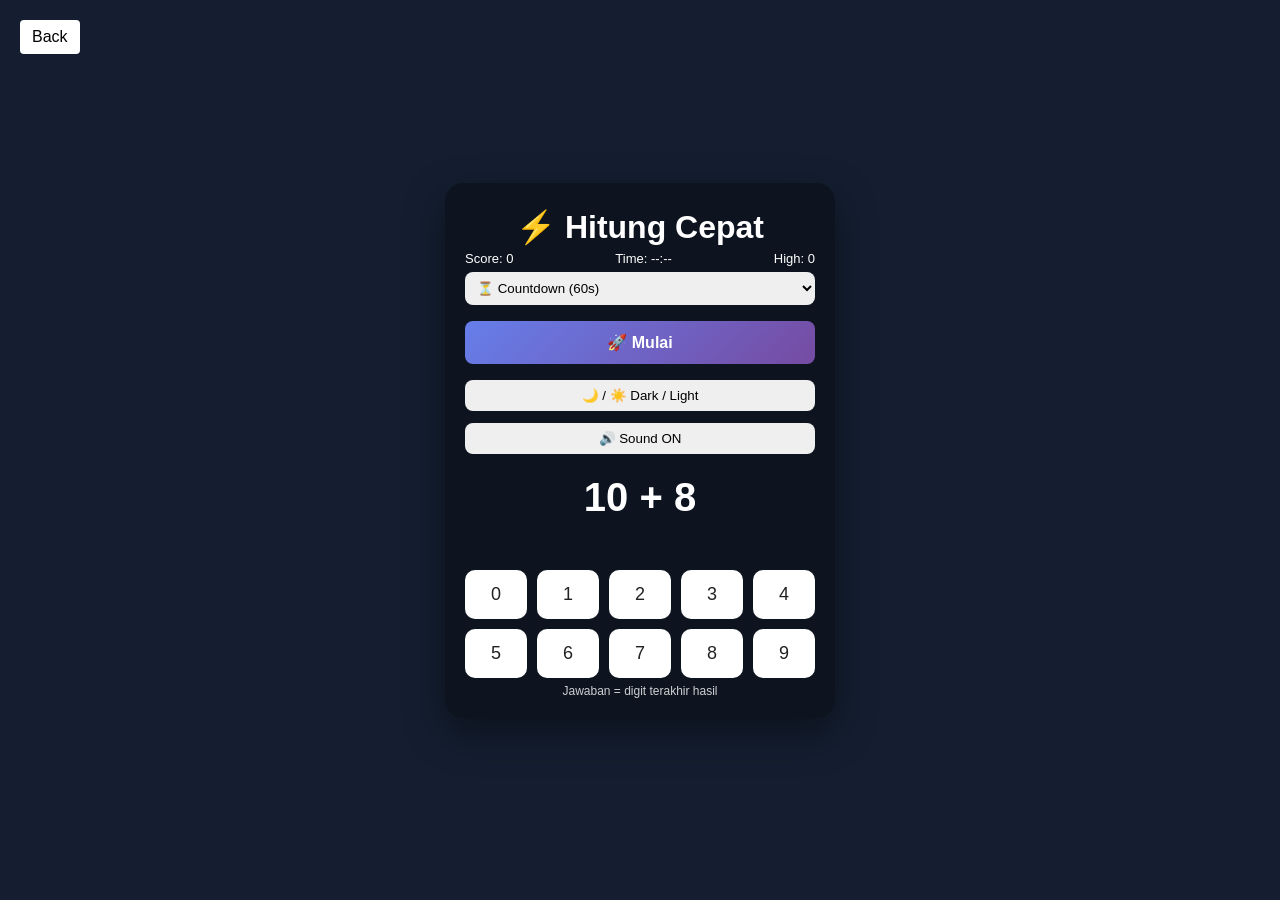
<file: Games/hitungcepat/index.html>
<!DOCTYPE html>
<html lang="id">

<head>
  <meta charset="UTF-8">
  <meta name="viewport" content="width=device-width, initial-scale=1.0">
  <title>Hitung Cepat</title>

  <!-- PWA Meta Tags -->
  <meta name="theme-color" content="#141e30">
  <meta name="description" content="Game latihan hitung cepat untuk meningkatkan kemampuan matematika">
  <meta name="apple-mobile-web-app-capable" content="yes">
  <meta name="apple-mobile-web-app-status-bar-style" content="black-translucent">
  <meta name="apple-mobile-web-app-title" content="Hitung Cepat">

  <link rel="manifest" href="manifest.json">
  <link rel="apple-touch-icon" href="icon-192.png">
  <link rel="icon" type="image/x-icon" href="favicon.ico">

  <style>
    :root {
      --bg: #141e30;
      --card: rgba(0, 0, 0, .35);
      --text: #fff;
      --btn: #fff;
      --btn-text: #222;
    }

    .light {
      --bg: #f2f2f2;
      --card: #ffffff;
      --text: #222;
      --btn: #222;
      --btn-text: #fff;
    }

    body {
      margin: 0;
      font-family: Segoe UI, sans-serif;
      background: var(--bg);
      color: var(--text);
      display: flex;
      justify-content: center;
      align-items: center;
      height: 100vh;
    }

    .game {
      background: var(--card);
      padding: 20px;
      border-radius: 18px;
      width: 350px;
      text-align: center;
      box-shadow: 0 15px 40px rgba(0, 0, 0, .4);
    }

    h1 {
      margin: 5px 0;
    }

    .top {
      display: flex;
      justify-content: space-between;
      font-size: 13px;
    }

    .question {
      font-size: 40px;
      margin: 15px 0;
      font-weight: bold;
    }

    .feedback {
      height: 20px;
      font-weight: bold;
      transition: all 0.3s ease;
    }

    .feedback.correct {
      color: #4caf50;
    }

    .feedback.wrong {
      color: #ff5c5c;
    }

    .keypad {
      display: grid;
      grid-template-columns: repeat(5, 1fr);
      gap: 10px;
      margin-top: 15px;
    }

    .keypad button {
      padding: 14px 0;
      font-size: 18px;
      border: none;
      border-radius: 10px;
      background: var(--btn);
      color: var(--btn-text);
      cursor: pointer;
    }

    .keypad button:active {
      transform: scale(0.95);
    }

    select,
    .toggle {
      width: 100%;
      margin: 6px 0;
      padding: 8px;
      border-radius: 8px;
      border: none;
    }

    .btn-start {
      width: 100%;
      margin: 10px 0;
      padding: 12px;
      border-radius: 8px;
      border: none;
      background: linear-gradient(135deg, #667eea 0%, #764ba2 100%);
      color: white;
      font-size: 16px;
      font-weight: bold;
      cursor: pointer;
      transition: transform 0.2s;
    }

    .btn-start:hover {
      transform: scale(1.02);
    }

    .btn-start:active {
      transform: scale(0.98);
    }

    .btn-start:disabled {
      opacity: 0.5;
      cursor: not-allowed;
    }

    .small {
      font-size: 12px;
      opacity: .8;
      margin-top: 6px;
    }
  </style>
</head>

<body>
  <a href="../../index.html" class="back-button"
    style="position:absolute;top:20px;left:20px;padding:8px 12px;background:#fff;color:#000;border-radius:4px;text-decoration:none;">Back</a>
  <div class="game">
    <h1>⚡ Hitung Cepat</h1>

    <div class="top">
      <div>Score: <span id="score">0</span></div>
      <div>Time: <span id="time">00:00</span></div>
      <div>High: <span id="highScore">0</span></div>
    </div>

    <select id="mode">
      <option value="countdown">⏳ Countdown (60s)</option>
      <option value="timer">▶️ Start Time</option>
    </select>

    <button class="btn-start" id="startBtn" onclick="startGame()">🚀 Mulai</button>

    <button class="toggle" onclick="toggleTheme()">🌙 / ☀️ Dark / Light</button>
    <button class="toggle" onclick="toggleSound()" id="soundBtn">🔊 Sound ON</button>

    <div class="question" id="question">?</div>
    <div class="feedback" id="feedback"></div>

    <div class="keypad">
      <button onclick="answer(0)">0</button>
      <button onclick="answer(1)">1</button>
      <button onclick="answer(2)">2</button>
      <button onclick="answer(3)">3</button>
      <button onclick="answer(4)">4</button>
      <button onclick="answer(5)">5</button>
      <button onclick="answer(6)">6</button>
      <button onclick="answer(7)">7</button>
      <button onclick="answer(8)">8</button>
      <button onclick="answer(9)">9</button>
    </div>

    <div class="small">Jawaban = digit terakhir hasil</div>
  </div>

  <audio id="ok" preload="auto" crossorigin="anonymous">
    <source src="https://assets.mixkit.co/sfx/preview/mixkit-correct-answer-tone-2870.mp3" type="audio/mpeg">
  </audio>
  <audio id="bad" preload="auto" crossorigin="anonymous">
    <source src="https://assets.mixkit.co/sfx/preview/mixkit-wrong-answer-fail-notification-946.mp3" type="audio/mpeg">
  </audio>
  <script>
    let a, b, correct;
    let score = 0;
    let highScore = localStorage.getItem("highScore") || 0;
    let soundEnabled = localStorage.getItem("soundEnabled") !== "false"; // default true

    let mode = "countdown";
    let time = 60;
    let timerInterval;
    let startTimestamp;
    let gameStarted = false;
    let timerStarted = false;

    // Audio elements
    const okSound = document.getElementById("ok");
    const badSound = document.getElementById("bad");

    // Web Audio API untuk fallback beep sound
    let audioContext;
    let audioReady = false;

    function initAudio() {
      if (!audioContext) {
        audioContext = new (window.AudioContext || window.webkitAudioContext)();
      }
      audioReady = true;
    }

    // Beep sound fallback menggunakan Web Audio API
    function playBeep(frequency, duration) {
      if (!audioContext) initAudio();

      const oscillator = audioContext.createOscillator();
      const gainNode = audioContext.createGain();

      oscillator.connect(gainNode);
      gainNode.connect(audioContext.destination);

      oscillator.frequency.value = frequency;
      oscillator.type = 'sine';

      gainNode.gain.setValueAtTime(0.3, audioContext.currentTime);
      gainNode.gain.exponentialRampToValueAtTime(0.01, audioContext.currentTime + duration);

      oscillator.start(audioContext.currentTime);
      oscillator.stop(audioContext.currentTime + duration);
    }

    // Play sound dengan fallback
    function playSound(type) {
      if (!soundEnabled) return;

      const sound = type === 'ok' ? okSound : badSound;

      // Try to play HTML audio first
      sound.currentTime = 0;
      const playPromise = sound.play();

      if (playPromise !== undefined) {
        playPromise.catch(err => {
          console.log("HTML Audio failed, using beep fallback:", err);
          // Fallback to Web Audio API beep
          if (type === 'ok') {
            playBeep(800, 0.15); // High beep for correct
          } else {
            playBeep(200, 0.3); // Low beep for wrong
          }
        });
      }
    }

    // Preload audio on first interaction
    document.addEventListener('click', function initOnClick() {
      initAudio();
      okSound.load();
      badSound.load();
      document.removeEventListener('click', initOnClick);
    }, { once: true });

    document.getElementById("highScore").innerText = highScore;
    document.getElementById("time").innerText = "--:--";
    updateSoundButton();

    function formatTime(sec) {
      let m = Math.floor(sec / 60);
      let s = sec % 60;
      return `${m.toString().padStart(2, '0')}:${s.toString().padStart(2, '0')}`;
    }

    function startGame(keepQuestion = false) {
      // Reset game
      score = 0;
      document.getElementById("score").innerText = score;
      gameStarted = true;
      timerStarted = false;

      // Update button
      const btn = document.getElementById("startBtn");
      btn.innerText = "🔄 Restart";

      // Clear existing timer
      clearInterval(timerInterval);

      // Reset time display
      mode = document.getElementById("mode").value;
      if (mode === "countdown") {
        time = 60;
        document.getElementById("time").innerText = formatTime(time);
      } else {
        document.getElementById("time").innerText = "00:00";
      }

      // Generate new question ONLY if requested
      if (!keepQuestion) {
        newQuestion();
      }

      // Start the timer immediately
      startTimer();
    }

    function startTimer() {
      if (timerStarted) return; // Jangan start lagi jika sudah jalan
      timerStarted = true;

      clearInterval(timerInterval);
      mode = document.getElementById("mode").value;

      if (mode === "countdown") {
        time = 60;
        document.getElementById("time").innerText = formatTime(time);

        timerInterval = setInterval(() => {
          time--;
          document.getElementById("time").innerText = formatTime(time);

          if (time <= 0) {
            clearInterval(timerInterval);
            gameStarted = false;
            timerStarted = false;
            alert("⏱️ Waktu habis!\nScore kamu: " + score);
            document.getElementById("startBtn").innerText = "🚀 Mulai";
          }
        }, 1000);
      }

      if (mode === "timer") {
        startTimestamp = Date.now();

        timerInterval = setInterval(() => {
          let elapsed = Math.floor((Date.now() - startTimestamp) / 1000);
          document.getElementById("time").innerText = formatTime(elapsed);
        }, 1000);
      }
    }

    function newQuestion() {
      a = Math.floor(Math.random() * 10) + 1;
      b = Math.floor(Math.random() * 10) + 1;
      correct = (a + b) % 10;
      document.getElementById("question").innerText = `${a} + ${b}`;
    }

    function answer(n) {
      // Auto-start timer saat jawaban pertama (jika game sudah dimulai tapi timer mati, atau game belum mulai)
      if (gameStarted && !timerStarted) {
        startTimer();
      }

      // Jika game belum dimulai, mulai dulu TAPI jangan ganti soal (keepQuestion = true)
      if (!gameStarted) {
        startGame(true);
      }

      const feedbackEl = document.getElementById("feedback");

      if (n === correct) {
        // Jawaban benar
        score += 10;
        document.getElementById("score").innerText = score;

        if (score > highScore) {
          highScore = score;
          localStorage.setItem("highScore", highScore);
          document.getElementById("highScore").innerText = highScore;
        }

        // Feedback visual
        feedbackEl.className = "feedback correct";
        feedbackEl.innerText = "✓ Benar!";

        // Play sound
        playSound('ok');

        setTimeout(() => {
          feedbackEl.innerText = "";
          feedbackEl.className = "feedback";
        }, 500);

        newQuestion();
      } else {
        // Jawaban salah - kurangi score
        score = Math.max(0, score - 5); // Kurangi 5, tapi tidak boleh negatif
        document.getElementById("score").innerText = score;

        feedbackEl.className = "feedback wrong";
        feedbackEl.innerText = `✗ Salah! Jawabannya: ${correct}`;

        // Play sound
        playSound('bad');

        setTimeout(() => {
          feedbackEl.innerText = "";
          feedbackEl.className = "feedback";
        }, 1000); // Lebih lama agar user bisa baca jawaban yang benar
      }
    }

    function toggleSound() {
      soundEnabled = !soundEnabled;
      localStorage.setItem("soundEnabled", soundEnabled);
      updateSoundButton();
    }

    function updateSoundButton() {
      const btn = document.getElementById("soundBtn");
      btn.innerText = soundEnabled ? "🔊 Sound ON" : "🔇 Sound OFF";
    }

    document.getElementById("mode").addEventListener("change", () => {
      // Reset saat ganti mode
      gameStarted = false;
      timerStarted = false;
      clearInterval(timerInterval);
      score = 0;
      document.getElementById("score").innerText = score;
      document.getElementById("time").innerText = "--:--";
      document.getElementById("startBtn").innerText = "🚀 Mulai";
      newQuestion();
    });

    // Keyboard support untuk menjawab soal
    document.addEventListener("keydown", (e) => {
      // Cek apakah tombol yang ditekan adalah angka 0-9
      if (e.key >= '0' && e.key <= '9') {
        const num = parseInt(e.key);
        answer(num);

        // Tambahkan efek visual pada tombol yang ditekan
        const buttons = document.querySelectorAll('.keypad button');
        buttons[num].style.transform = 'scale(0.95)';
        setTimeout(() => {
          buttons[num].style.transform = 'scale(1)';
        }, 100);
      }
    });

    // Jangan auto-start, tunggu user klik Mulai atau jawab
    newQuestion();

    // Register Service Worker untuk PWA
    if ('serviceWorker' in navigator) {
      window.addEventListener('load', () => {
        navigator.serviceWorker.register('sw.js')
          .then(reg => {
            console.log('Service Worker registered! Scope:', reg.scope);

            reg.onupdatefound = () => {
              const installingWorker = reg.installing;
              installingWorker.onstatechange = () => {
                if (installingWorker.state === 'installed') {
                  if (navigator.serviceWorker.controller) {
                    console.log('New content is available; please refresh.');
                  } else {
                    console.log('Content is cached for offline use.');
                  }
                }
              };
            };
          })
          .catch(err => console.log('Service Worker registration failed:', err));
      });
    }
  </script>

</body>

</html>
</file>
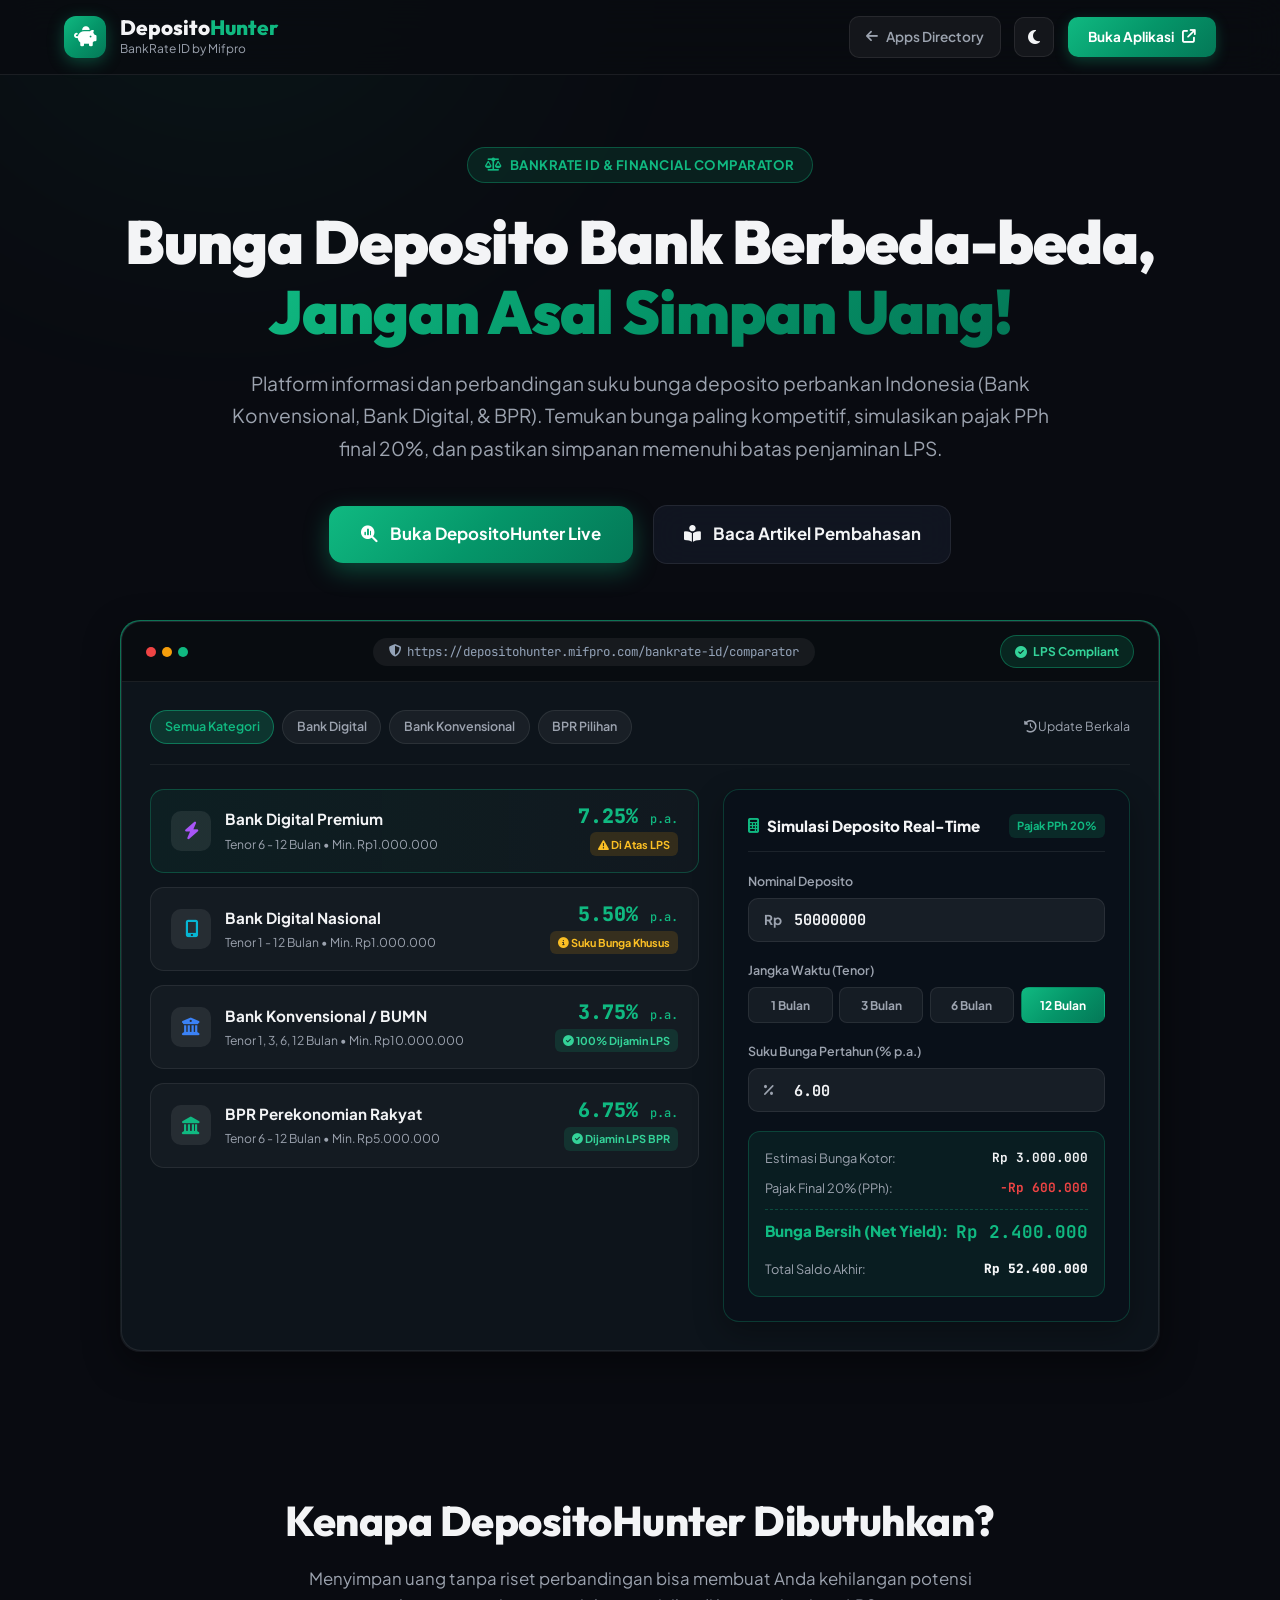
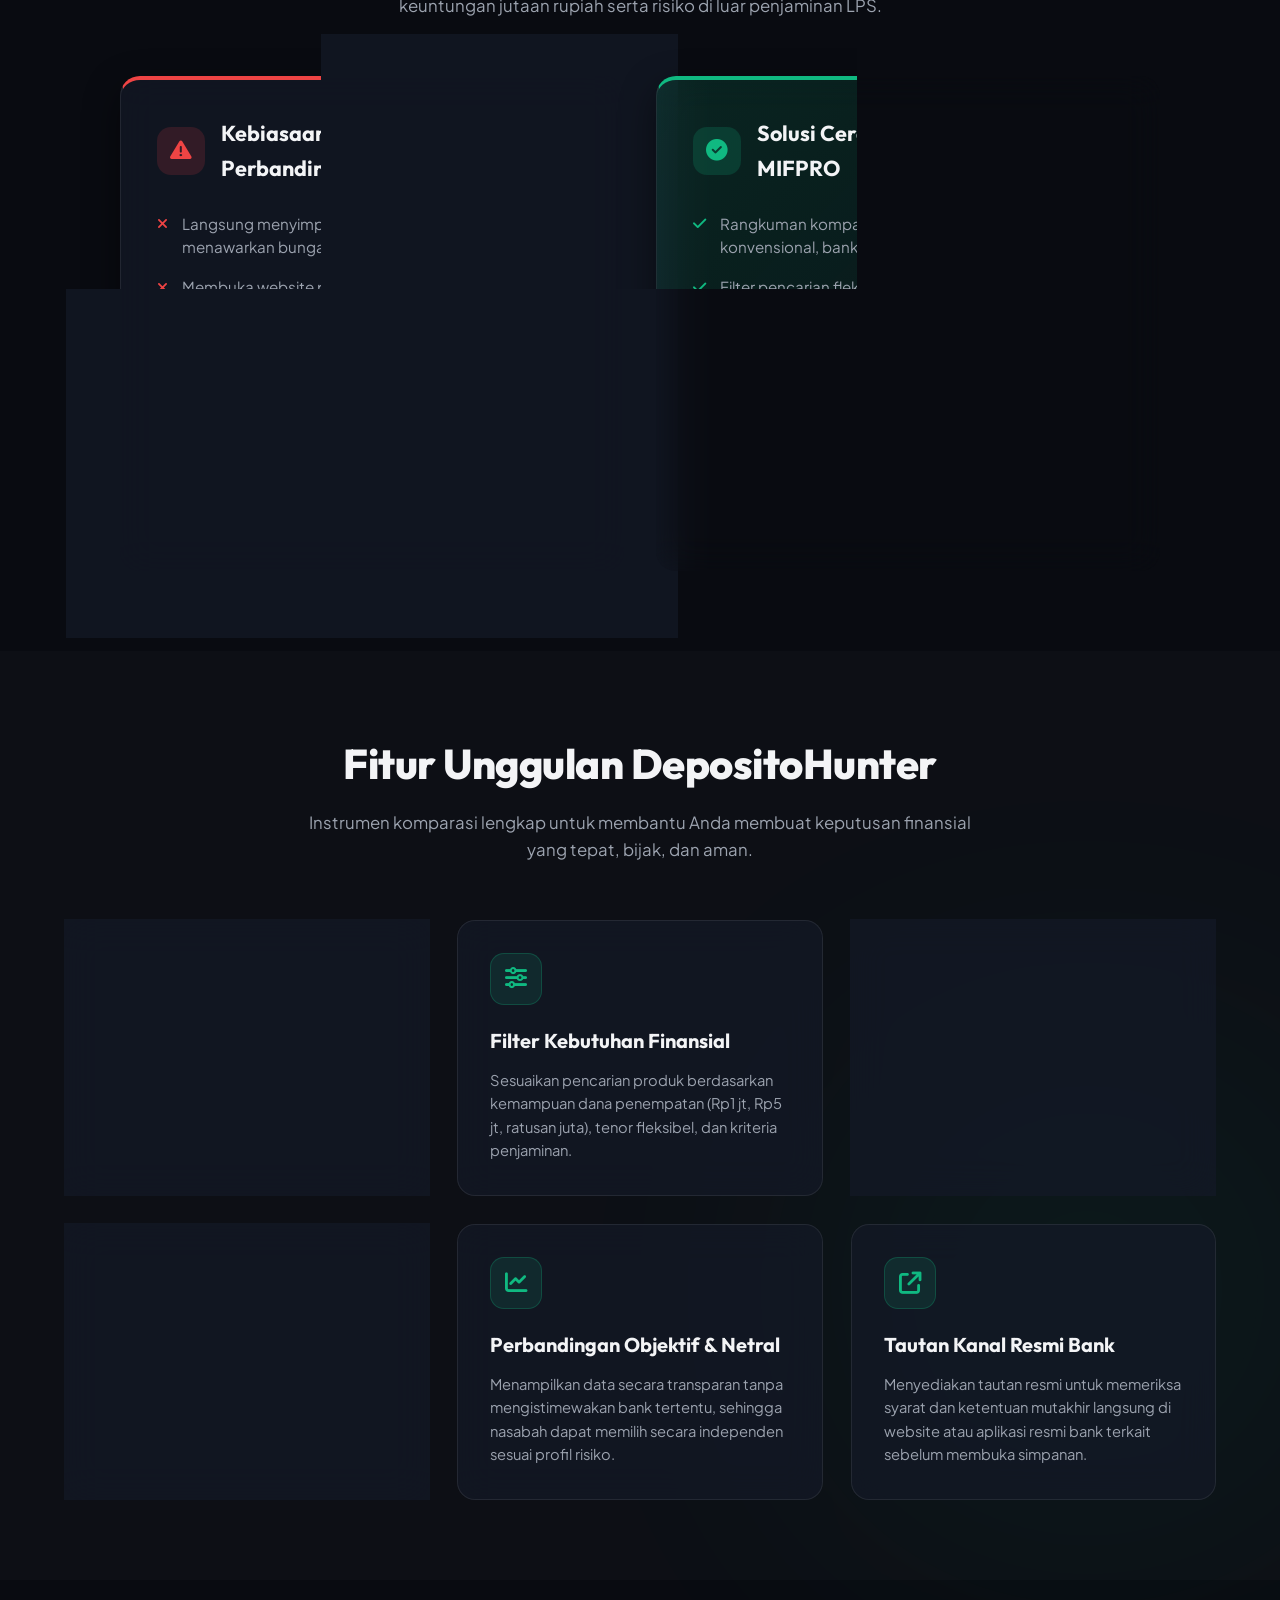
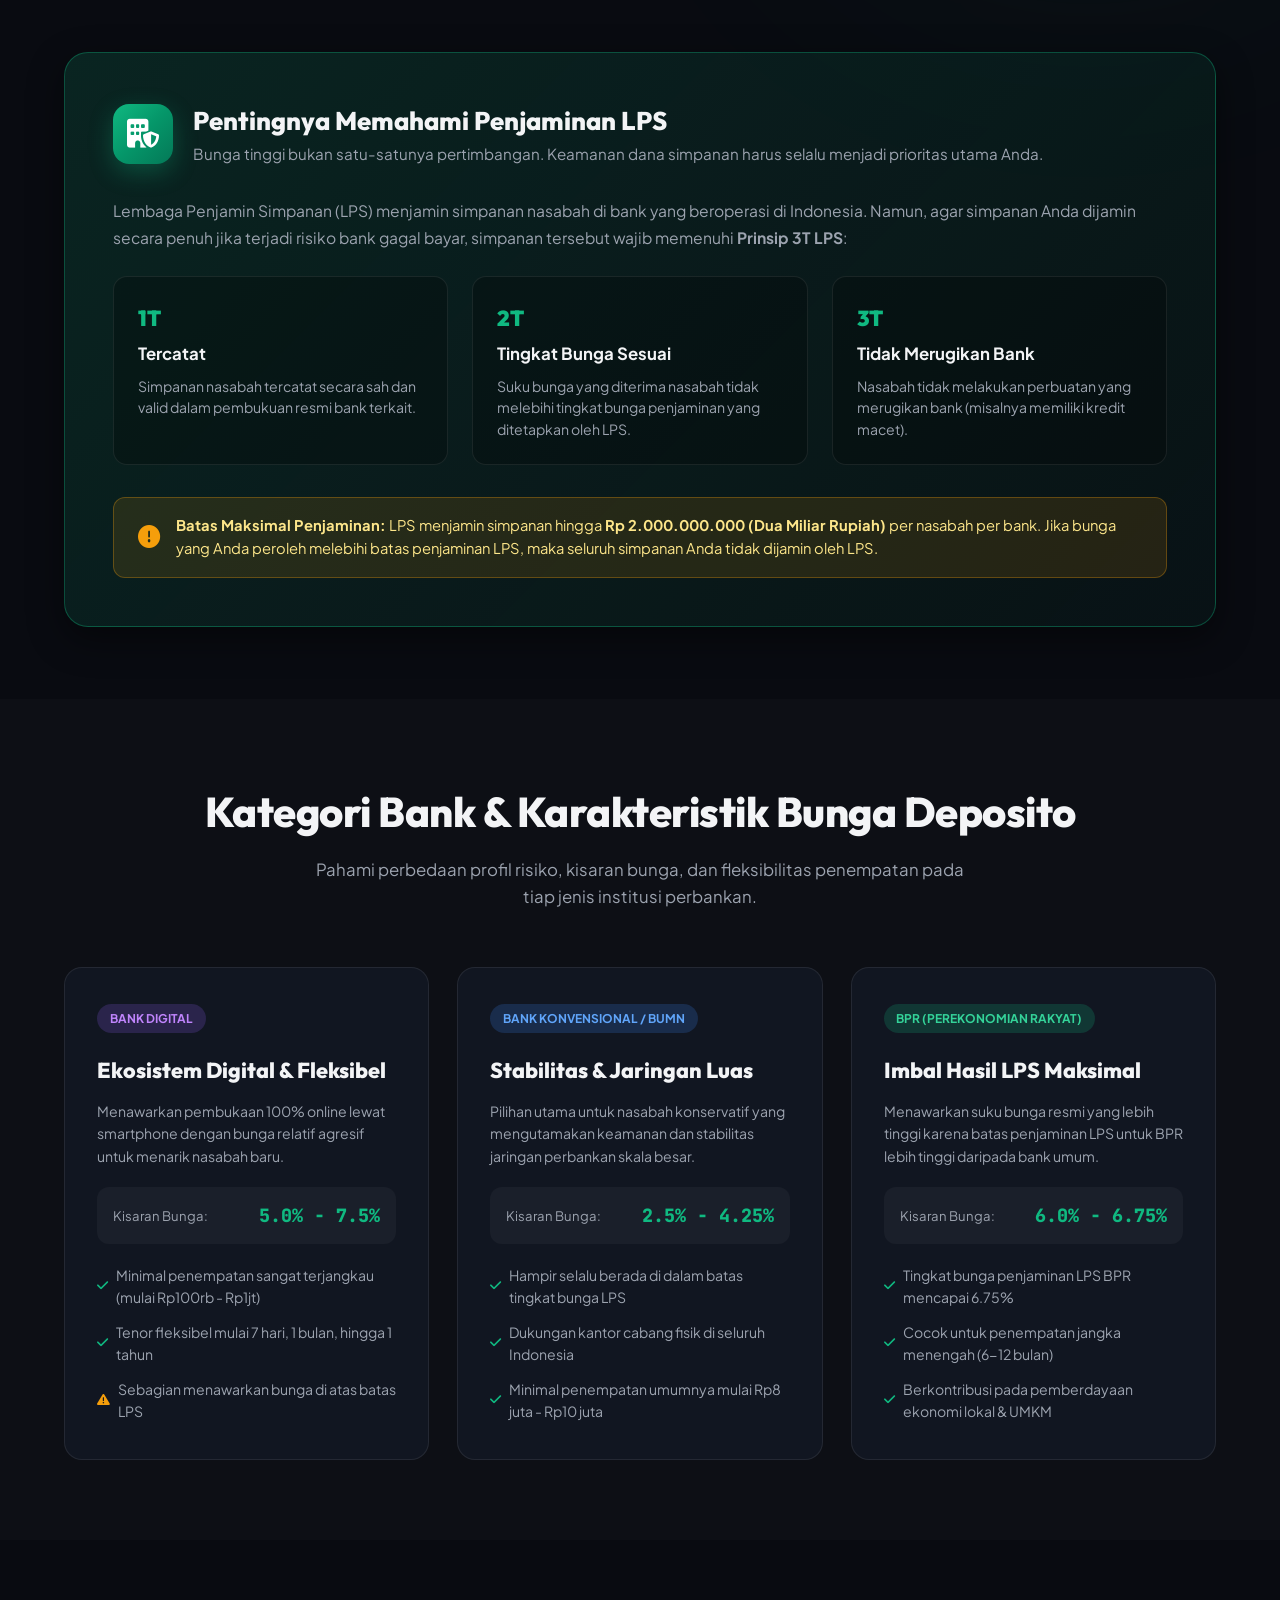
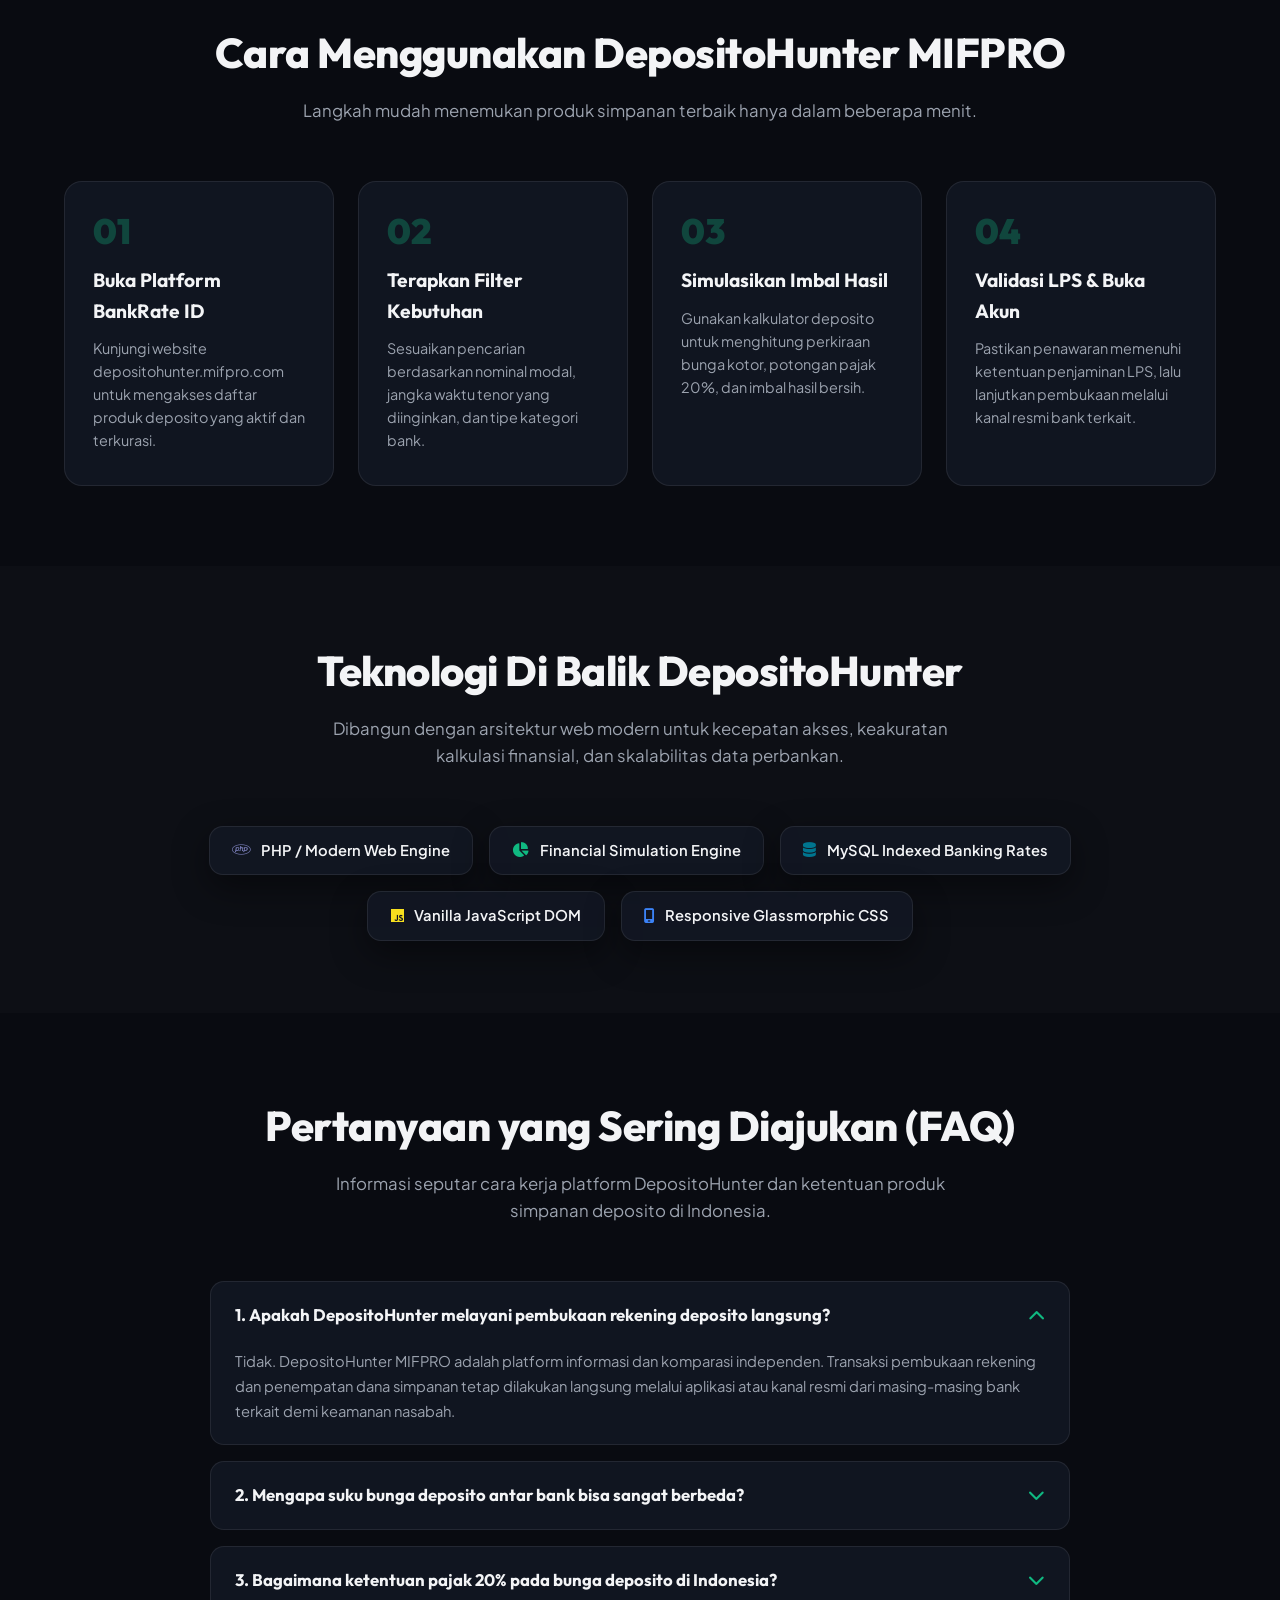
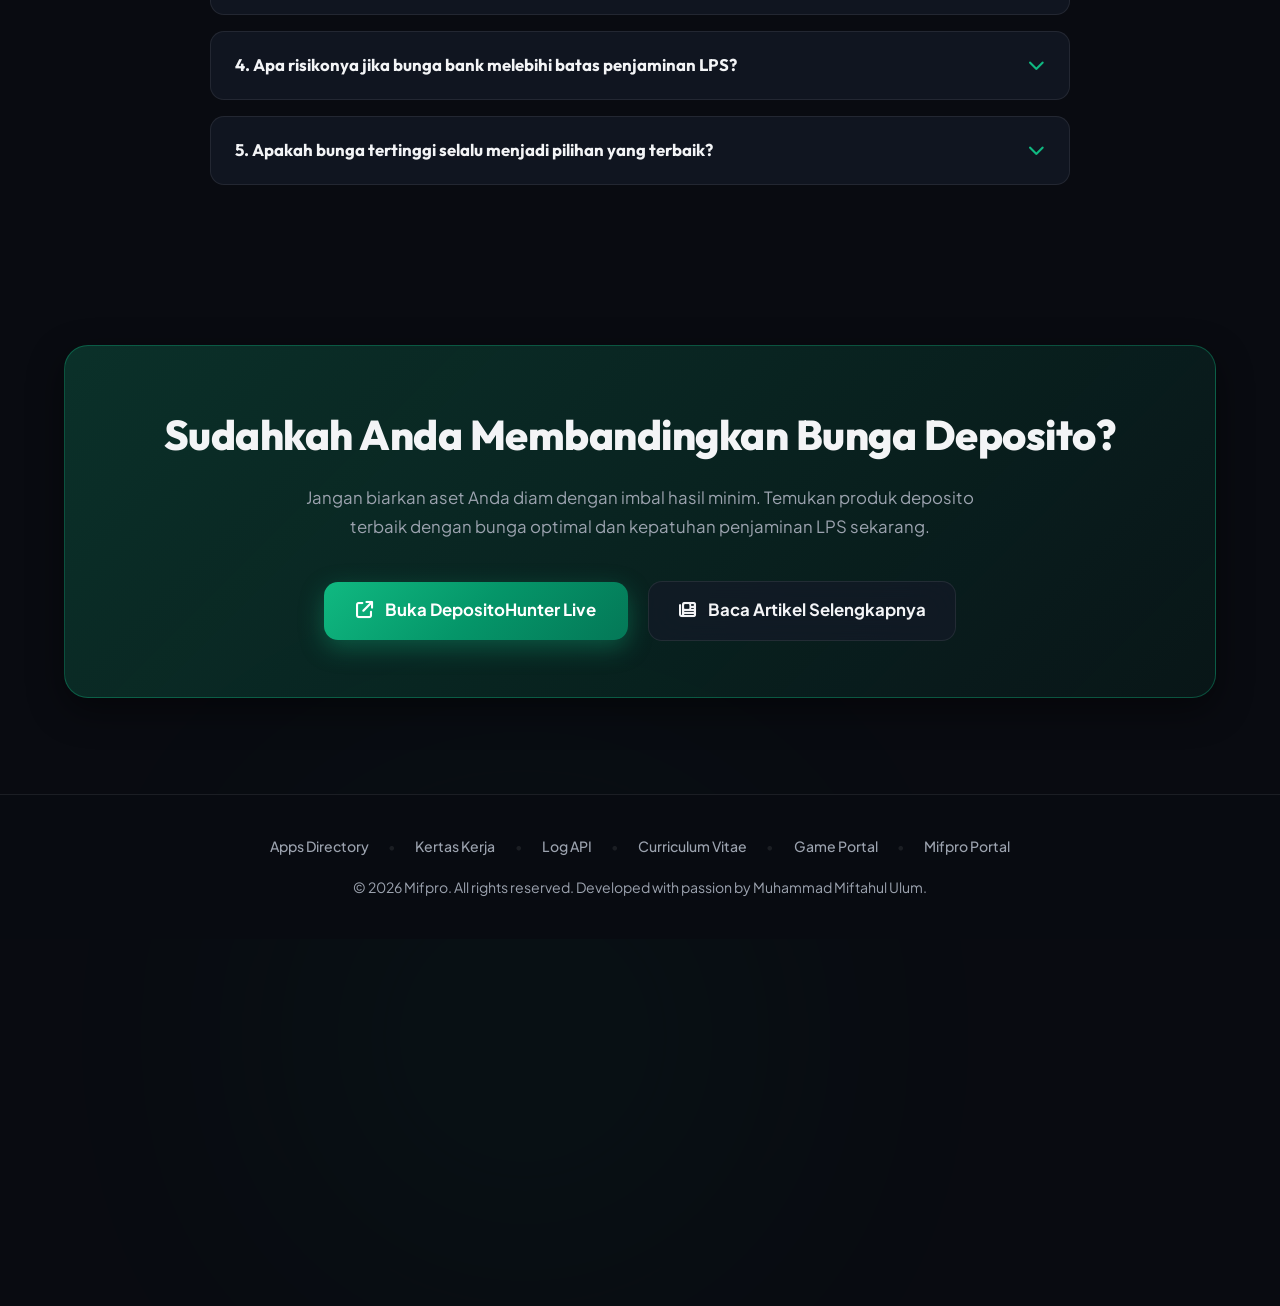
<file: Apps/deposito-hunter.html>
<!DOCTYPE html>
<html lang="id">

<head>
    <meta charset="UTF-8">
    <meta name="viewport" content="width=device-width, initial-scale=1.0">
    <title>DepositoHunter MIFPRO - Perbandingan Bunga Deposito & Simulasi Imbal Hasil Bank | Mifpro Apps</title>

    <!-- Meta SEO -->
    <meta name="description"
        content="DepositoHunter MIFPRO adalah platform perbandingan suku bunga deposito perbankan Indonesia (Bank Konvensional, Bank Digital, & BPR). Bandingkan bunga, simulasikan pajak 20%, dan pastikan keamanan simpanan sesuai batas penjaminan LPS.">
    <meta name="keywords"
        content="DepositoHunter, DepositoHunter MIFPRO, Perbandingan Bunga Deposito, Suku Bunga Deposito Bank, BankRate ID, Kalkulator Deposito, Bunga Deposito Bank Digital, Penjaminan LPS, Muhammad Miftahul Ulum, Mifpro Apps">
    <meta name="author" content="Muhammad Miftahul Ulum">
    <meta name="robots" content="index, follow">

    <!-- Open Graph / Facebook -->
    <meta property="og:type" content="website">
    <meta property="og:url" content="https://mifpro.com/Apps/deposito-hunter.html">
    <meta property="og:title" content="DepositoHunter MIFPRO - Perbandingan Bunga Deposito & Simulasi Imbal Hasil Bank">
    <meta property="og:description"
        content="Bunga deposito bank berbeda-beda, jangan asal simpan uang! Bandingkan suku bunga deposito, simulasikan imbal hasil bersih, dan cek status penjaminan LPS di DepositoHunter MIFPRO.">
    <meta property="og:image" content="https://mifpro.com/img/og-image-apps.jpg">

    <!-- Twitter -->
    <meta property="twitter:card" content="summary_large_image">
    <meta property="twitter:url" content="https://mifpro.com/Apps/deposito-hunter.html">
    <meta property="twitter:title" content="DepositoHunter MIFPRO - Perbandingan Bunga Deposito & Simulasi Imbal Hasil">
    <meta property="twitter:description"
        content="Platform informasi dan kalkulator simulasi deposito perbankan Indonesia terlengkap dari Mifpro.">
    <meta property="twitter:image" content="https://mifpro.com/img/og-image-apps.jpg">

    <!-- Favicon -->
    <link rel="icon" type="image/x-icon" href="ico-app.ico">

    <!-- Google Fonts -->
    <link rel="preconnect" href="https://fonts.googleapis.com">
    <link rel="preconnect" href="https://fonts.gstatic.com" crossorigin>
    <link
        href="https://fonts.googleapis.com/css2?family=Outfit:wght@300;400;500;600;700;800;900&family=Plus+Jakarta+Sans:wght@300;400;500;600;700;800&family=JetBrains+Mono:wght@400;500;600;700&display=swap"
        rel="stylesheet">

    <!-- FontAwesome Icons -->
    <link rel="stylesheet" href="https://cdnjs.cloudflare.com/ajax/libs/font-awesome/6.4.0/css/all.min.css">

    <style>
        :root {
            --bg-primary: #090b11;
            --bg-secondary: #121622;
            --bg-card: rgba(20, 25, 40, 0.72);
            --border-card: rgba(255, 255, 255, 0.08);
            --border-card-hover: rgba(16, 185, 129, 0.35);

            --text-primary: #f3f4f6;
            --text-secondary: #9ca3af;
            --text-muted: #6b7280;

            --app-theme: #059669;
            --app-theme-light: #10b981;
            --app-theme-rgb: 16, 185, 129;
            --app-theme-gradient: linear-gradient(135deg, #10b981 0%, #059669 50%, #047857 100%);
            --app-theme-gradient-subtle: linear-gradient(135deg, rgba(16, 185, 129, 0.15) 0%, rgba(5, 150, 105, 0.05) 100%);

            --accent-gold: #f59e0b;
            --accent-blue: #3b82f6;
            --accent-purple: #8b5cf6;
            --accent-emerald: #10b981;
            --accent-danger: #ef4444;

            --code-bg: #0d141b;
            --code-border: rgba(16, 185, 129, 0.2);

            --glass-blur: 18px;
            --card-shadow: 0 12px 36px 0 rgba(0, 0, 0, 0.45);
            --card-shadow-hover: 0 18px 48px 0 rgba(16, 185, 129, 0.22);

            --font-heading: 'Outfit', sans-serif;
            --font-body: 'Plus Jakarta Sans', sans-serif;
            --font-mono: 'JetBrains Mono', monospace;

            --transition-speed: 0.3s;
            --ease-bounce: cubic-bezier(0.34, 1.56, 0.64, 1);
            --ease-out: cubic-bezier(0.16, 1, 0.3, 1);
        }

        body.light-theme {
            --bg-primary: #f2f7f5;
            --bg-secondary: #ffffff;
            --bg-card: rgba(255, 255, 255, 0.88);
            --border-card: rgba(0, 0, 0, 0.08);
            --border-card-hover: rgba(16, 185, 129, 0.45);

            --text-primary: #0f172a;
            --text-secondary: #475569;
            --text-muted: #94a3b8;

            --code-bg: #f8fafc;
            --code-border: rgba(16, 185, 129, 0.25);

            --card-shadow: 0 10px 30px rgba(16, 185, 129, 0.08);
            --card-shadow-hover: 0 16px 40px rgba(16, 185, 129, 0.18);
        }

        * {
            margin: 0;
            padding: 0;
            box-sizing: border-box;
        }

        body {
            background-color: var(--bg-primary);
            color: var(--text-primary);
            font-family: var(--font-body);
            min-height: 100vh;
            overflow-x: hidden;
            position: relative;
            display: flex;
            flex-direction: column;
            justify-content: space-between;
            line-height: 1.6;
            transition: background-color var(--transition-speed) ease, color var(--transition-speed) ease;
        }

        /* Ambient Glows */
        .bg-glow {
            position: absolute;
            border-radius: 50%;
            filter: blur(140px);
            z-index: -1;
            opacity: 0.18;
            pointer-events: none;
        }

        body.light-theme .bg-glow {
            opacity: 0.12;
        }

        .bg-glow-1 {
            top: -5%;
            left: -5%;
            width: 45vw;
            height: 45vw;
            background: radial-gradient(circle, #10b981 0%, transparent 70%);
        }

        .bg-glow-2 {
            top: 35%;
            right: -10%;
            width: 50vw;
            height: 50vw;
            background: radial-gradient(circle, #059669 0%, transparent 70%);
        }

        .bg-glow-3 {
            bottom: -5%;
            left: 20%;
            width: 42vw;
            height: 42vw;
            background: radial-gradient(circle, #047857 0%, transparent 70%);
        }

        /* Header Navbar */
        .app-header {
            position: sticky;
            top: 0;
            z-index: 100;
            background: rgba(9, 11, 17, 0.82);
            backdrop-filter: blur(var(--glass-blur));
            -webkit-backdrop-filter: blur(var(--glass-blur));
            border-bottom: 1px solid var(--border-card);
            transition: background var(--transition-speed) ease, border-color var(--transition-speed) ease;
        }

        body.light-theme .app-header {
            background: rgba(255, 255, 255, 0.88);
        }

        .header-container {
            max-width: 1200px;
            margin: 0 auto;
            padding: 1rem 1.5rem;
            display: flex;
            align-items: center;
            justify-content: space-between;
            gap: 1rem;
        }

        .nav-brand {
            display: flex;
            align-items: center;
            gap: 0.85rem;
            text-decoration: none;
            color: inherit;
        }

        .logo-icon {
            width: 42px;
            height: 42px;
            background: var(--app-theme-gradient);
            border-radius: 12px;
            display: flex;
            align-items: center;
            justify-content: center;
            color: #ffffff;
            font-size: 1.25rem;
            box-shadow: 0 4px 16px rgba(var(--app-theme-rgb), 0.35);
        }

        .logo-text h1 {
            font-family: var(--font-heading);
            font-size: 1.3rem;
            font-weight: 800;
            line-height: 1.1;
        }

        .logo-text h1 span {
            color: var(--app-theme-light);
        }

        .logo-text p {
            font-size: 0.75rem;
            color: var(--text-secondary);
        }

        .nav-actions {
            display: flex;
            align-items: center;
            gap: 0.85rem;
        }

        .btn-back-hub {
            display: inline-flex;
            align-items: center;
            gap: 0.5rem;
            padding: 0.55rem 1rem;
            border-radius: 10px;
            background: rgba(255, 255, 255, 0.05);
            border: 1px solid var(--border-card);
            color: var(--text-secondary);
            font-size: 0.85rem;
            font-weight: 600;
            text-decoration: none;
            transition: all var(--transition-speed) ease;
        }

        .btn-back-hub:hover {
            color: var(--text-primary);
            background: rgba(var(--app-theme-rgb), 0.1);
            border-color: rgba(var(--app-theme-rgb), 0.3);
            transform: translateY(-2px);
        }

        .theme-toggle-btn {
            width: 40px;
            height: 40px;
            border-radius: 10px;
            background: rgba(255, 255, 255, 0.05);
            border: 1px solid var(--border-card);
            color: var(--text-primary);
            display: flex;
            align-items: center;
            justify-content: center;
            cursor: pointer;
            transition: all var(--transition-speed) ease;
        }

        .theme-toggle-btn:hover {
            background: rgba(var(--app-theme-rgb), 0.15);
            border-color: rgba(var(--app-theme-rgb), 0.4);
            transform: scale(1.05);
        }

        .btn-header-cta {
            display: inline-flex;
            align-items: center;
            gap: 0.5rem;
            padding: 0.55rem 1.25rem;
            border-radius: 10px;
            background: var(--app-theme-gradient);
            color: #ffffff;
            font-size: 0.85rem;
            font-weight: 700;
            text-decoration: none;
            box-shadow: 0 4px 14px rgba(var(--app-theme-rgb), 0.3);
            transition: all var(--transition-speed) ease;
        }

        .btn-header-cta:hover {
            box-shadow: 0 6px 20px rgba(var(--app-theme-rgb), 0.5);
            transform: translateY(-2px);
        }

        /* Container */
        .container {
            max-width: 1200px;
            margin: 0 auto;
            padding: 0 1.5rem;
        }

        /* Hero Section */
        .hero-section {
            padding: 4.5rem 0 3.5rem;
            text-align: center;
            position: relative;
        }

        .badge-pill {
            display: inline-flex;
            align-items: center;
            gap: 0.5rem;
            padding: 0.4rem 1.1rem;
            border-radius: 30px;
            background: rgba(var(--app-theme-rgb), 0.12);
            border: 1px solid rgba(var(--app-theme-rgb), 0.35);
            color: var(--app-theme-light);
            font-size: 0.82rem;
            font-weight: 700;
            letter-spacing: 0.5px;
            text-transform: uppercase;
            margin-bottom: 1.5rem;
        }

        .hero-title {
            font-family: var(--font-heading);
            font-size: clamp(2.2rem, 5vw, 3.8rem);
            font-weight: 900;
            line-height: 1.15;
            margin-bottom: 1.25rem;
            letter-spacing: -1px;
        }

        .hero-title span {
            background: var(--app-theme-gradient);
            -webkit-background-clip: text;
            -webkit-text-fill-color: transparent;
        }

        .hero-subtitle {
            font-size: clamp(1rem, 2vw, 1.2rem);
            color: var(--text-secondary);
            max-width: 820px;
            margin: 0 auto 2.5rem;
            line-height: 1.7;
        }

        .hero-cta-group {
            display: flex;
            align-items: center;
            justify-content: center;
            gap: 1.25rem;
            flex-wrap: wrap;
            margin-bottom: 3.5rem;
        }

        .btn-primary-hero {
            display: inline-flex;
            align-items: center;
            gap: 0.75rem;
            padding: 0.95rem 2rem;
            border-radius: 14px;
            background: var(--app-theme-gradient);
            color: #ffffff;
            font-size: 1.05rem;
            font-weight: 700;
            text-decoration: none;
            box-shadow: 0 8px 24px rgba(var(--app-theme-rgb), 0.35);
            transition: all var(--transition-speed) var(--ease-bounce);
        }

        .btn-primary-hero:hover {
            transform: translateY(-3px) scale(1.02);
            box-shadow: 0 12px 32px rgba(var(--app-theme-rgb), 0.5);
        }

        .btn-secondary-hero {
            display: inline-flex;
            align-items: center;
            gap: 0.75rem;
            padding: 0.95rem 1.85rem;
            border-radius: 14px;
            background: var(--bg-card);
            border: 1px solid var(--border-card);
            color: var(--text-primary);
            font-size: 1.05rem;
            font-weight: 700;
            text-decoration: none;
            backdrop-filter: blur(var(--glass-blur));
            transition: all var(--transition-speed) ease;
        }

        .btn-secondary-hero:hover {
            background: rgba(var(--app-theme-rgb), 0.1);
            border-color: rgba(var(--app-theme-rgb), 0.35);
            transform: translateY(-3px);
            color: var(--app-theme-light);
        }

        /* Mockup Visual Wrapper */
        .preview-wrapper {
            position: relative;
            max-width: 1040px;
            margin: 0 auto;
            border-radius: 20px;
            padding: 1px;
            background: linear-gradient(180deg, rgba(var(--app-theme-rgb), 0.6) 0%, rgba(255, 255, 255, 0.05) 100%);
            box-shadow: var(--card-shadow);
        }

        .preview-container {
            background: var(--code-bg);
            border-radius: 20px;
            overflow: hidden;
            border: 1px solid var(--border-card);
        }

        .preview-topbar {
            display: flex;
            align-items: center;
            justify-content: space-between;
            padding: 0.85rem 1.5rem;
            background: rgba(0, 0, 0, 0.4);
            border-bottom: 1px solid var(--border-card);
        }

        body.light-theme .preview-topbar {
            background: #e2e8f0;
        }

        .window-dots {
            display: flex;
            gap: 6px;
        }

        .dot {
            width: 10px;
            height: 10px;
            border-radius: 50%;
        }

        .dot-red {
            background: #ef4444;
        }

        .dot-yellow {
            background: #f59e0b;
        }

        .dot-green {
            background: #10b981;
        }

        .preview-url {
            font-size: 0.78rem;
            color: #94a3b8;
            font-family: var(--font-mono);
            background: rgba(255, 255, 255, 0.06);
            padding: 0.25rem 1rem;
            border-radius: 20px;
            display: flex;
            align-items: center;
            gap: 0.4rem;
        }

        body.light-theme .preview-url {
            background: rgba(0, 0, 0, 0.05);
            color: #475569;
        }

        .preview-body {
            padding: 1.75rem;
            text-align: left;
        }

        /* Filter Chips bar inside mockup */
        .mockup-filter-bar {
            display: flex;
            align-items: center;
            justify-content: space-between;
            gap: 1rem;
            flex-wrap: wrap;
            margin-bottom: 1.5rem;
            padding-bottom: 1.25rem;
            border-bottom: 1px solid rgba(255, 255, 255, 0.06);
        }

        .mockup-chips {
            display: flex;
            gap: 0.5rem;
            flex-wrap: wrap;
        }

        .mockup-chip {
            font-size: 0.78rem;
            font-weight: 600;
            padding: 0.35rem 0.85rem;
            border-radius: 20px;
            background: rgba(255, 255, 255, 0.05);
            border: 1px solid var(--border-card);
            color: var(--text-secondary);
            cursor: pointer;
            transition: all 0.2s ease;
        }

        .mockup-chip.active {
            background: rgba(var(--app-theme-rgb), 0.2);
            border-color: rgba(var(--app-theme-rgb), 0.5);
            color: var(--app-theme-light);
        }

        .lps-status-pill {
            font-size: 0.75rem;
            padding: 0.35rem 0.85rem;
            border-radius: 20px;
            background: rgba(16, 185, 129, 0.15);
            border: 1px solid rgba(16, 185, 129, 0.4);
            color: #34d399;
            font-weight: 700;
            display: inline-flex;
            align-items: center;
            gap: 0.4rem;
        }

        /* Mockup Split (Grid: Bank Comparison vs Live Simulator) */
        .mockup-split {
            display: grid;
            grid-template-columns: 1.35fr 1fr;
            gap: 1.5rem;
        }

        @media (max-width: 900px) {
            .mockup-split {
                grid-template-columns: 1fr;
            }
        }

        /* Bank Rate List Box */
        .bank-rate-list {
            display: flex;
            flex-direction: column;
            gap: 0.85rem;
        }

        .bank-card-item {
            background: rgba(255, 255, 255, 0.03);
            border: 1px solid var(--border-card);
            border-radius: 14px;
            padding: 1rem 1.25rem;
            display: flex;
            align-items: center;
            justify-content: space-between;
            gap: 1rem;
            transition: all 0.25s ease;
        }

        .bank-card-item:hover {
            border-color: rgba(var(--app-theme-rgb), 0.35);
            background: rgba(var(--app-theme-rgb), 0.04);
            transform: translateX(3px);
        }

        .bank-card-item.featured {
            border-color: rgba(16, 185, 129, 0.3);
            background: linear-gradient(90deg, rgba(16, 185, 129, 0.07) 0%, rgba(255, 255, 255, 0.02) 100%);
        }

        .bank-info-col {
            display: flex;
            align-items: center;
            gap: 0.85rem;
        }

        .bank-icon-badge {
            width: 40px;
            height: 40px;
            border-radius: 10px;
            background: rgba(255, 255, 255, 0.08);
            display: flex;
            align-items: center;
            justify-content: center;
            font-size: 1.1rem;
            color: var(--app-theme-light);
            flex-shrink: 0;
        }

        .bank-meta h4 {
            font-size: 0.95rem;
            font-weight: 700;
            color: var(--text-primary);
            margin-bottom: 0.2rem;
        }

        .bank-meta p {
            font-size: 0.76rem;
            color: var(--text-secondary);
        }

        .bank-rate-col {
            text-align: right;
        }

        .rate-val {
            font-family: var(--font-mono);
            font-size: 1.25rem;
            font-weight: 800;
            color: var(--app-theme-light);
            line-height: 1;
            margin-bottom: 0.25rem;
        }

        .rate-badge-safe {
            font-size: 0.68rem;
            padding: 0.2rem 0.5rem;
            border-radius: 6px;
            background: rgba(16, 185, 129, 0.15);
            color: #34d399;
            font-weight: 700;
            display: inline-block;
        }

        .rate-badge-warning {
            font-size: 0.68rem;
            padding: 0.2rem 0.5rem;
            border-radius: 6px;
            background: rgba(245, 158, 11, 0.15);
            color: #fbbf24;
            font-weight: 700;
            display: inline-block;
        }

        /* Live Calculator Widget */
        .calculator-widget {
            background: rgba(10, 16, 25, 0.85);
            border: 1px solid rgba(var(--app-theme-rgb), 0.25);
            border-radius: 16px;
            padding: 1.5rem;
            display: flex;
            flex-direction: column;
            gap: 1.2rem;
            box-shadow: 0 10px 30px rgba(0, 0, 0, 0.3);
        }

        body.light-theme .calculator-widget {
            background: #ffffff;
            border-color: rgba(16, 185, 129, 0.3);
        }

        .calc-header {
            display: flex;
            align-items: center;
            justify-content: space-between;
            padding-bottom: 0.85rem;
            border-bottom: 1px solid var(--border-card);
        }

        .calc-header h4 {
            font-size: 0.95rem;
            font-weight: 800;
            color: var(--text-primary);
            display: flex;
            align-items: center;
            gap: 0.5rem;
        }

        .calc-header h4 i {
            color: var(--app-theme-light);
        }

        .calc-tag {
            font-size: 0.7rem;
            padding: 0.2rem 0.5rem;
            border-radius: 6px;
            background: rgba(var(--app-theme-rgb), 0.15);
            color: var(--app-theme-light);
            font-weight: 700;
        }

        .calc-input-group {
            display: flex;
            flex-direction: column;
            gap: 0.4rem;
        }

        .calc-input-group label {
            font-size: 0.78rem;
            font-weight: 600;
            color: var(--text-secondary);
        }

        .calc-input-control {
            position: relative;
            display: flex;
            align-items: center;
        }

        .calc-input-control span.prefix {
            position: absolute;
            left: 1rem;
            font-size: 0.85rem;
            font-weight: 700;
            color: var(--text-secondary);
        }

        .calc-input-control input {
            width: 100%;
            background: rgba(255, 255, 255, 0.06);
            border: 1px solid var(--border-card);
            border-radius: 10px;
            padding: 0.65rem 1rem 0.65rem 2.8rem;
            color: var(--text-primary);
            font-family: var(--font-mono);
            font-size: 0.95rem;
            font-weight: 700;
            outline: none;
            transition: all 0.2s ease;
        }

        body.light-theme .calc-input-control input {
            background: #f1f5f9;
        }

        .calc-input-control input:focus {
            border-color: var(--app-theme-light);
            background: rgba(var(--app-theme-rgb), 0.05);
        }

        .calc-tenor-pills {
            display: grid;
            grid-template-columns: repeat(4, 1fr);
            gap: 0.4rem;
        }

        .calc-tenor-pill {
            text-align: center;
            font-size: 0.75rem;
            font-weight: 700;
            padding: 0.45rem 0.2rem;
            border-radius: 8px;
            background: rgba(255, 255, 255, 0.05);
            border: 1px solid var(--border-card);
            color: var(--text-secondary);
            cursor: pointer;
            transition: all 0.2s ease;
        }

        .calc-tenor-pill.active {
            background: var(--app-theme-gradient);
            color: #ffffff;
            border-color: transparent;
        }

        /* Result Box inside widget */
        .calc-result-box {
            background: rgba(16, 185, 129, 0.08);
            border: 1px solid rgba(16, 185, 129, 0.25);
            border-radius: 12px;
            padding: 1rem;
            display: flex;
            flex-direction: column;
            gap: 0.6rem;
        }

        .calc-row {
            display: flex;
            align-items: center;
            justify-content: space-between;
            font-size: 0.8rem;
            color: var(--text-secondary);
        }

        .calc-row span.val {
            font-family: var(--font-mono);
            font-weight: 700;
            color: var(--text-primary);
        }

        .calc-row.highlight {
            padding-top: 0.5rem;
            border-top: 1px dashed rgba(16, 185, 129, 0.3);
            font-size: 0.95rem;
            font-weight: 800;
            color: var(--app-theme-light);
        }

        .calc-row.highlight span.val {
            color: var(--app-theme-light);
            font-size: 1.1rem;
        }

        /* Comparison Section */
        .comparison-section {
            padding: 5rem 0;
            position: relative;
        }

        .section-header {
            text-align: center;
            margin-bottom: 3.5rem;
        }

        .section-header h2 {
            font-family: var(--font-heading);
            font-size: clamp(1.8rem, 3.5vw, 2.6rem);
            font-weight: 800;
            letter-spacing: -0.5px;
            margin-bottom: 0.75rem;
        }

        .section-header p {
            font-size: 1.05rem;
            color: var(--text-secondary);
            max-width: 680px;
            margin: 0 auto;
        }

        .comparison-grid {
            display: grid;
            grid-template-columns: repeat(auto-fit, minmax(320px, 1fr));
            gap: 2rem;
            max-width: 1040px;
            margin: 0 auto;
        }

        .comparison-card {
            border-radius: 20px;
            padding: 2.25rem;
            border: 1px solid var(--border-card);
            background: var(--bg-card);
            backdrop-filter: blur(var(--glass-blur));
            box-shadow: var(--card-shadow);
            transition: all var(--transition-speed) ease;
        }

        .comparison-card:hover {
            transform: translateY(-4px);
        }

        .comparison-card.problem {
            border-top: 4px solid var(--accent-danger);
        }

        .comparison-card.solution {
            border-top: 4px solid var(--app-theme-light);
            background: var(--app-theme-gradient-subtle);
        }

        .comparison-card-header {
            display: flex;
            align-items: center;
            gap: 1rem;
            margin-bottom: 1.75rem;
        }

        .comparison-icon {
            width: 48px;
            height: 48px;
            border-radius: 14px;
            display: flex;
            align-items: center;
            justify-content: center;
            font-size: 1.35rem;
            flex-shrink: 0;
        }

        .comparison-card.problem .comparison-icon {
            background: rgba(239, 68, 68, 0.15);
            color: #ef4444;
        }

        .comparison-card.solution .comparison-icon {
            background: rgba(16, 185, 129, 0.18);
            color: var(--app-theme-light);
        }

        .comparison-card-header h3 {
            font-family: var(--font-heading);
            font-size: 1.35rem;
            font-weight: 700;
        }

        .comparison-list {
            list-style: none;
            display: flex;
            flex-direction: column;
            gap: 1.1rem;
        }

        .comparison-list li {
            display: flex;
            align-items: flex-start;
            gap: 0.85rem;
            font-size: 0.95rem;
            color: var(--text-secondary);
            line-height: 1.5;
        }

        .comparison-list li i {
            margin-top: 0.2rem;
            flex-shrink: 0;
        }

        .comparison-card.problem .comparison-list li i {
            color: #ef4444;
        }

        .comparison-card.solution .comparison-list li i {
            color: var(--app-theme-light);
        }

        /* Features Section */
        .features-section {
            padding: 5rem 0;
            background: rgba(255, 255, 255, 0.015);
        }

        .features-grid {
            display: grid;
            grid-template-columns: repeat(auto-fit, minmax(320px, 1fr));
            gap: 1.75rem;
        }

        .feature-card {
            background: var(--bg-card);
            border: 1px solid var(--border-card);
            border-radius: 18px;
            padding: 2rem;
            transition: all var(--transition-speed) ease;
            backdrop-filter: blur(var(--glass-blur));
        }

        .feature-card:hover {
            border-color: var(--border-card-hover);
            transform: translateY(-4px);
            box-shadow: var(--card-shadow-hover);
        }

        .feature-icon-wrapper {
            width: 52px;
            height: 52px;
            border-radius: 14px;
            background: rgba(var(--app-theme-rgb), 0.12);
            border: 1px solid rgba(var(--app-theme-rgb), 0.25);
            display: flex;
            align-items: center;
            justify-content: center;
            font-size: 1.4rem;
            color: var(--app-theme-light);
            margin-bottom: 1.25rem;
        }

        .feature-card h3 {
            font-family: var(--font-heading);
            font-size: 1.25rem;
            font-weight: 700;
            margin-bottom: 0.75rem;
            color: var(--text-primary);
        }

        .feature-card p {
            color: var(--text-secondary);
            font-size: 0.92rem;
            line-height: 1.6;
        }

        /* LPS Education Banner Section */
        .lps-section {
            padding: 4.5rem 0;
        }

        .lps-banner-box {
            background: linear-gradient(135deg, rgba(16, 185, 129, 0.15) 0%, rgba(5, 150, 105, 0.05) 100%);
            border: 1px solid rgba(16, 185, 129, 0.35);
            border-radius: 24px;
            padding: 3rem;
            box-shadow: var(--card-shadow);
        }

        .lps-header {
            display: flex;
            align-items: center;
            gap: 1.25rem;
            margin-bottom: 2rem;
        }

        .lps-badge-icon {
            width: 60px;
            height: 60px;
            border-radius: 16px;
            background: var(--app-theme-gradient);
            display: flex;
            align-items: center;
            justify-content: center;
            color: #ffffff;
            font-size: 1.8rem;
            flex-shrink: 0;
            box-shadow: 0 8px 24px rgba(var(--app-theme-rgb), 0.3);
        }

        .lps-title-group h3 {
            font-family: var(--font-heading);
            font-size: 1.6rem;
            font-weight: 800;
            color: var(--text-primary);
        }

        .lps-title-group p {
            font-size: 0.95rem;
            color: var(--text-secondary);
        }

        .lps-pillars-grid {
            display: grid;
            grid-template-columns: repeat(auto-fit, minmax(240px, 1fr));
            gap: 1.5rem;
            margin-top: 1.5rem;
        }

        .lps-pillar-card {
            background: rgba(0, 0, 0, 0.25);
            border: 1px solid var(--border-card);
            border-radius: 14px;
            padding: 1.5rem;
        }

        body.light-theme .lps-pillar-card {
            background: #ffffff;
        }

        .lps-pillar-card .pillar-tag {
            font-family: var(--font-heading);
            font-size: 1.35rem;
            font-weight: 900;
            color: var(--app-theme-light);
            margin-bottom: 0.4rem;
        }

        .lps-pillar-card h4 {
            font-size: 1.05rem;
            font-weight: 700;
            margin-bottom: 0.5rem;
            color: var(--text-primary);
        }

        .lps-pillar-card p {
            font-size: 0.88rem;
            color: var(--text-secondary);
            line-height: 1.5;
        }

        .lps-limit-notice {
            margin-top: 2rem;
            padding: 1rem 1.5rem;
            border-radius: 12px;
            background: rgba(245, 158, 11, 0.12);
            border: 1px solid rgba(245, 158, 11, 0.3);
            display: flex;
            align-items: center;
            gap: 1rem;
            font-size: 0.92rem;
            color: #fde68a;
        }

        body.light-theme .lps-limit-notice {
            color: #92400e;
        }

        .lps-limit-notice i {
            font-size: 1.4rem;
            color: #f59e0b;
            flex-shrink: 0;
        }

        /* Bank Types Comparison Table / Cards */
        .bank-types-section {
            padding: 5rem 0;
            background: rgba(255, 255, 255, 0.015);
        }

        .bank-types-grid {
            display: grid;
            grid-template-columns: repeat(auto-fit, minmax(300px, 1fr));
            gap: 1.75rem;
        }

        .type-card {
            background: var(--bg-card);
            border: 1px solid var(--border-card);
            border-radius: 18px;
            padding: 2.25rem 2rem;
            transition: all var(--transition-speed) ease;
            position: relative;
            overflow: hidden;
        }

        .type-card:hover {
            transform: translateY(-4px);
            border-color: rgba(var(--app-theme-rgb), 0.35);
        }

        .type-badge {
            display: inline-block;
            font-size: 0.75rem;
            font-weight: 700;
            text-transform: uppercase;
            padding: 0.3rem 0.8rem;
            border-radius: 20px;
            margin-bottom: 1.25rem;
        }

        .type-card.digital .type-badge {
            background: rgba(139, 92, 246, 0.2);
            color: #c084fc;
        }

        .type-card.conventional .type-badge {
            background: rgba(59, 130, 246, 0.2);
            color: #60a5fa;
        }

        .type-card.bpr .type-badge {
            background: rgba(16, 185, 129, 0.2);
            color: #34d399;
        }

        .type-card h3 {
            font-family: var(--font-heading);
            font-size: 1.35rem;
            font-weight: 800;
            margin-bottom: 0.75rem;
        }

        .rate-range-box {
            background: rgba(255, 255, 255, 0.04);
            border-radius: 12px;
            padding: 0.85rem 1rem;
            margin-bottom: 1.25rem;
            display: flex;
            align-items: center;
            justify-content: space-between;
        }

        .rate-range-box span.lbl {
            font-size: 0.82rem;
            color: var(--text-secondary);
        }

        .rate-range-box span.val {
            font-family: var(--font-mono);
            font-size: 1.15rem;
            font-weight: 800;
            color: var(--app-theme-light);
        }

        .type-features-list {
            list-style: none;
            display: flex;
            flex-direction: column;
            gap: 0.75rem;
            font-size: 0.88rem;
            color: var(--text-secondary);
        }

        .type-features-list li {
            display: flex;
            align-items: center;
            gap: 0.5rem;
        }

        .type-features-list li i {
            color: var(--app-theme-light);
            font-size: 0.8rem;
        }

        /* Workflow Steps */
        .workflow-section {
            padding: 5rem 0;
        }

        .steps-timeline {
            display: grid;
            grid-template-columns: repeat(auto-fit, minmax(240px, 1fr));
            gap: 1.5rem;
            position: relative;
        }

        .step-card {
            background: var(--bg-card);
            border: 1px solid var(--border-card);
            border-radius: 18px;
            padding: 2rem 1.75rem;
            position: relative;
            transition: all var(--transition-speed) ease;
        }

        .step-card:hover {
            transform: translateY(-4px);
            border-color: rgba(var(--app-theme-rgb), 0.35);
        }

        .step-number {
            font-family: var(--font-heading);
            font-size: 2.2rem;
            font-weight: 900;
            color: rgba(var(--app-theme-rgb), 0.3);
            line-height: 1;
            margin-bottom: 1rem;
        }

        .step-card h3 {
            font-family: var(--font-heading);
            font-size: 1.2rem;
            font-weight: 700;
            margin-bottom: 0.65rem;
            color: var(--text-primary);
        }

        .step-card p {
            color: var(--text-secondary);
            font-size: 0.9rem;
            line-height: 1.6;
        }

        /* Tech Stack */
        .tech-section {
            padding: 4.5rem 0;
            background: rgba(255, 255, 255, 0.015);
        }

        .tech-tags-wrapper {
            display: flex;
            align-items: center;
            justify-content: center;
            flex-wrap: wrap;
            gap: 1rem;
            max-width: 900px;
            margin: 0 auto;
        }

        .tech-badge {
            display: inline-flex;
            align-items: center;
            gap: 0.65rem;
            padding: 0.75rem 1.4rem;
            background: var(--bg-card);
            border: 1px solid var(--border-card);
            border-radius: 14px;
            font-size: 0.92rem;
            font-weight: 600;
            color: var(--text-primary);
            box-shadow: var(--card-shadow);
            transition: all var(--transition-speed) ease;
        }

        .tech-badge:hover {
            border-color: rgba(var(--app-theme-rgb), 0.4);
            transform: translateY(-2px);
        }

        /* FAQ Section */
        .faq-section {
            padding: 5rem 0;
        }

        .faq-accordion {
            max-width: 860px;
            margin: 0 auto;
            display: flex;
            flex-direction: column;
            gap: 1rem;
        }

        .faq-item {
            background: var(--bg-card);
            border: 1px solid var(--border-card);
            border-radius: 14px;
            overflow: hidden;
            transition: all 0.25s ease;
        }

        .faq-item:hover {
            border-color: rgba(var(--app-theme-rgb), 0.3);
        }

        .faq-question {
            padding: 1.25rem 1.5rem;
            cursor: pointer;
            display: flex;
            align-items: center;
            justify-content: space-between;
            gap: 1rem;
            font-family: var(--font-heading);
            font-size: 1.05rem;
            font-weight: 700;
            color: var(--text-primary);
            user-select: none;
        }

        .faq-question i {
            color: var(--app-theme-light);
            transition: transform 0.3s ease;
        }

        .faq-item.active .faq-question i {
            transform: rotate(180deg);
        }

        .faq-answer {
            max-height: 0;
            overflow: hidden;
            transition: max-height 0.35s ease, padding 0.35s ease;
            padding: 0 1.5rem;
            color: var(--text-secondary);
            font-size: 0.92rem;
            line-height: 1.7;
        }

        .faq-item.active .faq-answer {
            max-height: 300px;
            padding: 0 1.5rem 1.25rem;
        }

        /* CTA Banner */
        .cta-banner-section {
            padding: 5rem 0 6rem;
        }

        .cta-banner-box {
            background: linear-gradient(135deg, rgba(16, 185, 129, 0.22) 0%, rgba(5, 150, 105, 0.08) 100%);
            border: 1px solid rgba(var(--app-theme-rgb), 0.35);
            border-radius: 24px;
            padding: 3.5rem 2rem;
            text-align: center;
            box-shadow: var(--card-shadow);
            position: relative;
            overflow: hidden;
        }

        .cta-banner-box h2 {
            font-family: var(--font-heading);
            font-size: clamp(1.8rem, 3.5vw, 2.6rem);
            font-weight: 800;
            letter-spacing: -0.5px;
            margin-bottom: 1rem;
        }

        .cta-banner-box p {
            color: var(--text-secondary);
            font-size: 1.05rem;
            max-width: 680px;
            margin: 0 auto 2.5rem;
            line-height: 1.7;
        }

        /* Footer */
        .app-footer {
            background: rgba(9, 11, 17, 0.95);
            border-top: 1px solid var(--border-card);
            padding: 2.5rem 0;
            text-align: center;
            color: var(--text-secondary);
            font-size: 0.88rem;
        }

        body.light-theme .app-footer {
            background: #ffffff;
        }

        .footer-links {
            display: flex;
            align-items: center;
            justify-content: center;
            gap: 1.2rem;
            flex-wrap: wrap;
            margin-bottom: 1.2rem;
        }

        .footer-links a {
            color: var(--text-secondary);
            text-decoration: none;
            font-weight: 500;
            transition: color 0.2s ease;
        }

        .footer-links a:hover {
            color: var(--app-theme-light);
        }

        .footer-links span {
            color: var(--border-card);
        }
    </style>
</head>

<body>
    <!-- Ambient Lighting Glows -->
    <div class="bg-glow bg-glow-1"></div>
    <div class="bg-glow bg-glow-2"></div>
    <div class="bg-glow bg-glow-3"></div>

    <!-- Header Navbar -->
    <header class="app-header">
        <div class="header-container">
            <a href="index.html" class="nav-brand">
                <div class="logo-icon">
                    <i class="fa-solid fa-piggy-bank"></i>
                </div>
                <div class="logo-text">
                    <h1>Deposito<span>Hunter</span></h1>
                    <p>BankRate ID by Mifpro</p>
                </div>
            </a>

            <div class="nav-actions">
                <a href="index.html" class="btn-back-hub">
                    <i class="fa-solid fa-arrow-left"></i>
                    <span>Apps Directory</span>
                </a>

                <div class="theme-toggle-btn" id="theme-toggle" title="Ubah Tema Tampilan">
                    <i class="fa-solid fa-moon"></i>
                </div>

                <a href="https://depositohunter.mifpro.com" target="_blank" class="btn-header-cta">
                    <span>Buka Aplikasi</span>
                    <i class="fa-solid fa-arrow-up-right-from-square"></i>
                </a>
            </div>
        </div>
    </header>

    <main>
        <!-- Hero Section -->
        <section class="hero-section">
            <div class="container">
                <div class="badge-pill">
                    <i class="fa-solid fa-scale-balanced"></i>
                    <span>BankRate ID & Financial Comparator</span>
                </div>

                <h1 class="hero-title">
                    Bunga Deposito Bank Berbeda-beda,<br>
                    <span>Jangan Asal Simpan Uang!</span>
                </h1>

                <p class="hero-subtitle">
                    Platform informasi dan perbandingan suku bunga deposito perbankan Indonesia (Bank Konvensional, Bank Digital, & BPR). Temukan bunga paling kompetitif, simulasikan pajak PPh final 20%, dan pastikan simpanan memenuhi batas penjaminan LPS.
                </p>

                <div class="hero-cta-group">
                    <a href="https://depositohunter.mifpro.com" target="_blank" class="btn-primary-hero">
                        <i class="fa-solid fa-magnifying-glass-chart"></i>
                        <span>Buka DepositoHunter Live</span>
                    </a>

                    <a href="https://mifpro.com/depositohunter-mifpro-perbandingan-bunga-deposito/"
                        target="_blank" class="btn-secondary-hero">
                        <i class="fa-solid fa-book-open-reader"></i>
                        <span>Baca Artikel Pembahasan</span>
                    </a>
                </div>

                <!-- Live Banking Mockup & Interactive Calculator -->
                <div class="preview-wrapper">
                    <div class="preview-container">
                        <div class="preview-topbar">
                            <div class="window-dots">
                                <span class="dot dot-red"></span>
                                <span class="dot dot-yellow"></span>
                                <span class="dot dot-green"></span>
                            </div>
                            <span class="preview-url">
                                <i class="fa-solid fa-shield-halved"></i>
                                https://depositohunter.mifpro.com/bankrate-id/comparator
                            </span>
                            <div class="lps-status-pill">
                                <i class="fa-solid fa-circle-check"></i>
                                <span>LPS Compliant</span>
                            </div>
                        </div>

                        <div class="preview-body">
                            <!-- Filter Bar Mockup -->
                            <div class="mockup-filter-bar">
                                <div class="mockup-chips">
                                    <span class="mockup-chip active" id="filter-all">Semua Kategori</span>
                                    <span class="mockup-chip" id="filter-digital">Bank Digital</span>
                                    <span class="mockup-chip" id="filter-conventional">Bank Konvensional</span>
                                    <span class="mockup-chip" id="filter-bpr">BPR Pilihan</span>
                                </div>
                                <span style="font-size: 0.78rem; color: var(--text-secondary);">
                                    <i class="fa-solid fa-clock-rotate-left"></i> Update Berkala
                                </span>
                            </div>

                            <!-- Mockup Split: Left (Rates Board) & Right (Interactive Calculator) -->
                            <div class="mockup-split">
                                <!-- Left: Rate Comparison List -->
                                <div class="bank-rate-list" id="bank-list-container">
                                    <!-- Bank 1: High Yield Digital -->
                                    <div class="bank-card-item featured" data-bank-type="digital">
                                        <div class="bank-info-col">
                                            <div class="bank-icon-badge" style="color: #a855f7;">
                                                <i class="fa-solid fa-bolt"></i>
                                            </div>
                                            <div class="bank-meta">
                                                <h4>Bank Digital Premium</h4>
                                                <p>Tenor 6 - 12 Bulan • Min. Rp1.000.000</p>
                                            </div>
                                        </div>
                                        <div class="bank-rate-col">
                                            <div class="rate-val">7.25% <span style="font-size: 0.75rem; font-weight: 500;">p.a.</span></div>
                                            <span class="rate-badge-warning" title="Bunga di atas batas penjaminan LPS">
                                                <i class="fa-solid fa-triangle-exclamation"></i> Di Atas LPS
                                            </span>
                                        </div>
                                    </div>

                                    <!-- Bank 2: Standard Digital Bank (LPS Match) -->
                                    <div class="bank-card-item" data-bank-type="digital">
                                        <div class="bank-info-col">
                                            <div class="bank-icon-badge" style="color: #06b6d4;">
                                                <i class="fa-solid fa-mobile-screen-button"></i>
                                            </div>
                                            <div class="bank-meta">
                                                <h4>Bank Digital Nasional</h4>
                                                <p>Tenor 1 - 12 Bulan • Min. Rp1.000.000</p>
                                            </div>
                                        </div>
                                        <div class="bank-rate-col">
                                            <div class="rate-val">5.50% <span style="font-size: 0.75rem; font-weight: 500;">p.a.</span></div>
                                            <span class="rate-badge-warning">
                                                <i class="fa-solid fa-circle-info"></i> Suku Bunga Khusus
                                            </span>
                                        </div>
                                    </div>

                                    <!-- Bank 3: Conventional / BUMN -->
                                    <div class="bank-card-item" data-bank-type="conventional">
                                        <div class="bank-info-col">
                                            <div class="bank-icon-badge" style="color: #3b82f6;">
                                                <i class="fa-solid fa-building-columns"></i>
                                            </div>
                                            <div class="bank-meta">
                                                <h4>Bank Konvensional / BUMN</h4>
                                                <p>Tenor 1, 3, 6, 12 Bulan • Min. Rp10.000.000</p>
                                            </div>
                                        </div>
                                        <div class="bank-rate-col">
                                            <div class="rate-val">3.75% <span style="font-size: 0.75rem; font-weight: 500;">p.a.</span></div>
                                            <span class="rate-badge-safe">
                                                <i class="fa-solid fa-circle-check"></i> 100% Dijamin LPS
                                            </span>
                                        </div>
                                    </div>

                                    <!-- Bank 4: BPR Pilihan -->
                                    <div class="bank-card-item" data-bank-type="bpr">
                                        <div class="bank-info-col">
                                            <div class="bank-icon-badge" style="color: #10b981;">
                                                <i class="fa-solid fa-landmark"></i>
                                            </div>
                                            <div class="bank-meta">
                                                <h4>BPR Perekonomian Rakyat</h4>
                                                <p>Tenor 6 - 12 Bulan • Min. Rp5.000.000</p>
                                            </div>
                                        </div>
                                        <div class="bank-rate-col">
                                            <div class="rate-val">6.75% <span style="font-size: 0.75rem; font-weight: 500;">p.a.</span></div>
                                            <span class="rate-badge-safe">
                                                <i class="fa-solid fa-circle-check"></i> Dijamin LPS BPR
                                            </span>
                                        </div>
                                    </div>
                                </div>

                                <!-- Right: Interactive Live Simulation Widget -->
                                <div class="calculator-widget">
                                    <div class="calc-header">
                                        <h4><i class="fa-solid fa-calculator"></i> Simulasi Deposito Real-Time</h4>
                                        <span class="calc-tag">Pajak PPh 20%</span>
                                    </div>

                                    <!-- Input Nominal -->
                                    <div class="calc-input-group">
                                        <label for="calc-principal">Nominal Deposito</label>
                                        <div class="calc-input-control">
                                            <span class="prefix">Rp</span>
                                            <input type="number" id="calc-principal" value="50000000" step="1000000" min="1000000">
                                        </div>
                                    </div>

                                    <!-- Tenor Selection -->
                                    <div class="calc-input-group">
                                        <label>Jangka Waktu (Tenor)</label>
                                        <div class="calc-tenor-pills">
                                            <div class="calc-tenor-pill" data-months="1">1 Bulan</div>
                                            <div class="calc-tenor-pill" data-months="3">3 Bulan</div>
                                            <div class="calc-tenor-pill" data-months="6">6 Bulan</div>
                                            <div class="calc-tenor-pill active" data-months="12">12 Bulan</div>
                                        </div>
                                    </div>

                                    <!-- Input Suku Bunga -->
                                    <div class="calc-input-group">
                                        <label for="calc-rate">Suku Bunga Pertahun (% p.a.)</label>
                                        <div class="calc-input-control">
                                            <span class="prefix"><i class="fa-solid fa-percent" style="font-size: 0.8rem;"></i></span>
                                            <input type="number" id="calc-rate" value="6.00" step="0.25" min="1" max="15">
                                        </div>
                                    </div>

                                    <!-- Result Card -->
                                    <div class="calc-result-box">
                                        <div class="calc-row">
                                            <span>Estimasi Bunga Kotor:</span>
                                            <span class="val" id="res-gross">Rp 3.000.000</span>
                                        </div>
                                        <div class="calc-row">
                                            <span>Pajak Final 20% (PPh):</span>
                                            <span class="val" id="res-tax" style="color: #ef4444;">-Rp 600.000</span>
                                        </div>
                                        <div class="calc-row highlight">
                                            <span>Bunga Bersih (Net Yield):</span>
                                            <span class="val" id="res-net">Rp 2.400.000</span>
                                        </div>
                                        <div class="calc-row" style="margin-top: 0.25rem;">
                                            <span>Total Saldo Akhir:</span>
                                            <span class="val" id="res-total" style="font-weight: 800;">Rp 52.400.000</span>
                                        </div>
                                    </div>
                                </div>
                            </div>
                        </div>
                    </div>
                </div>
            </div>
        </section>

        <!-- Problem vs Solution Section -->
        <section class="comparison-section">
            <div class="container">
                <div class="section-header">
                    <h2>Kenapa DepositoHunter Dibutuhkan?</h2>
                    <p>Menyimpan uang tanpa riset perbandingan bisa membuat Anda kehilangan potensi keuntungan jutaan rupiah serta risiko di luar penjaminan LPS.</p>
                </div>

                <div class="comparison-grid">
                    <!-- Problem Card -->
                    <div class="comparison-card problem">
                        <div class="comparison-card-header">
                            <div class="comparison-icon">
                                <i class="fa-solid fa-triangle-exclamation"></i>
                            </div>
                            <h3>Kebiasaan Menyimpan Uang Tanpa Perbandingan</h3>
                        </div>
                        <ul class="comparison-list">
                            <li>
                                <i class="fa-solid fa-xmark"></i>
                                <span>Langsung menyimpan di bank biasa tanpa tahu bank lain menawarkan bunga lebih tinggi hingga 3% - 4% p.a.</span>
                            </li>
                            <li>
                                <i class="fa-solid fa-xmark"></i>
                                <span>Membuka website puluhan bank satu per satu sangat melelahkan, membingungkan, dan membuang waktu.</span>
                            </li>
                            <li>
                                <i class="fa-solid fa-xmark"></i>
                                <span>Tergiur bunga deposito selangit tanpa mengecek apakah bunga tersebut melebihi batas penjaminan LPS.</span>
                            </li>
                            <li>
                                <i class="fa-solid fa-xmark"></i>
                                <span>Mengabaikan potongan pajak final 20% sehingga ekspektasi imbal hasil jauh berbeda dari kenyataan.</span>
                            </li>
                            <li>
                                <i class="fa-solid fa-xmark"></i>
                                <span>Tidak mengetahui syarat nominal minimum penempatan dan batasan penalti pencairan sebelum jatuh tempo.</span>
                            </li>
                        </ul>
                    </div>

                    <!-- Solution Card -->
                    <div class="comparison-card solution">
                        <div class="comparison-card-header">
                            <div class="comparison-icon">
                                <i class="fa-solid fa-circle-check"></i>
                            </div>
                            <h3>Solusi Cerdas DepositoHunter MIFPRO</h3>
                        </div>
                        <ul class="comparison-list">
                            <li>
                                <i class="fa-solid fa-check"></i>
                                <span>Rangkuman komparasi suku bunga terpadu dari bank konvensional, bank digital, dan BPR dalam satu layar.</span>
                            </li>
                            <li>
                                <i class="fa-solid fa-check"></i>
                                <span>Filter pencarian fleksibel berdasarkan nominal modal (mulai Rp1 juta), pilihan tenor, dan status penjaminan.</span>
                            </li>
                            <li>
                                <i class="fa-solid fa-check"></i>
                                <span>Kalkulator simulasi otomatis untuk menghitung bunga kotor, potongan pajak 20%, dan bunga bersih real-time.</span>
                            </li>
                            <li>
                                <i class="fa-solid fa-check"></i>
                                <span>Informasi status penjaminan LPS dan edukasi Prinsip 3T untuk memastikan keamanan aset simpanan Anda.</span>
                            </li>
                            <li>
                                <i class="fa-solid fa-check"></i>
                                <span>Platform informasi independen yang transparan dengan tautan langsung menuju kanal verifikasi resmi perbankan.</span>
                            </li>
                        </ul>
                    </div>
                </div>
            </div>
        </section>

        <!-- Key Features Section -->
        <section class="features-section">
            <div class="container">
                <div class="section-header">
                    <h2>Fitur Unggulan DepositoHunter</h2>
                    <p>Instrumen komparasi lengkap untuk membantu Anda membuat keputusan finansial yang tepat, bijak, dan aman.</p>
                </div>

                <div class="features-grid">
                    <div class="feature-card">
                        <div class="feature-icon-wrapper">
                            <i class="fa-solid fa-layer-group"></i>
                        </div>
                        <h3>Multi-Bank Rate Aggregator</h3>
                        <p>Mengumpulkan informasi suku bunga dari berbagai kelompok perbankan di Indonesia (Bank BUMN, Bank Swasta, Bank Digital, hingga BPR pilihan).</p>
                    </div>

                    <div class="feature-card">
                        <div class="feature-icon-wrapper">
                            <i class="fa-solid fa-sliders"></i>
                        </div>
                        <h3>Filter Kebutuhan Finansial</h3>
                        <p>Sesuaikan pencarian produk berdasarkan kemampuan dana penempatan (Rp1 jt, Rp5 jt, ratusan juta), tenor fleksibel, dan kriteria penjaminan.</p>
                    </div>

                    <div class="feature-card">
                        <div class="feature-icon-wrapper">
                            <i class="fa-solid fa-calculator"></i>
                        </div>
                        <h3>Kalkulator Imbal Hasil Bersih</h3>
                        <p>Simulasikan estimasi bunga kotor, potongan pajak penghasilan final 20%, dan keuntungan bersih yang akan diterima pada akhir periode secara presisi.</p>
                    </div>

                    <div class="feature-card">
                        <div class="feature-icon-wrapper">
                            <i class="fa-solid fa-shield-halved"></i>
                        </div>
                        <h3>Indikator Penjaminan LPS</h3>
                        <p>Membantu Anda mengetahui apakah penawaran suku bunga masih dalam koridor batas penjaminan LPS (Lembaga Penjamin Simpanan) atau bunga khusus.</p>
                    </div>

                    <div class="feature-card">
                        <div class="feature-icon-wrapper">
                            <i class="fa-solid fa-chart-line"></i>
                        </div>
                        <h3>Perbandingan Objektif & Netral</h3>
                        <p>Menampilkan data secara transparan tanpa mengistimewakan bank tertentu, sehingga nasabah dapat memilih secara independen sesuai profil risiko.</p>
                    </div>

                    <div class="feature-card">
                        <div class="feature-icon-wrapper">
                            <i class="fa-solid fa-arrow-up-right-from-square"></i>
                        </div>
                        <h3>Tautan Kanal Resmi Bank</h3>
                        <p>Menyediakan tautan resmi untuk memeriksa syarat dan ketentuan mutakhir langsung di website atau aplikasi resmi bank terkait sebelum membuka simpanan.</p>
                    </div>
                </div>
            </div>
        </section>

        <!-- LPS Education Banner Section -->
        <section class="lps-section">
            <div class="container">
                <div class="lps-banner-box">
                    <div class="lps-header">
                        <div class="lps-badge-icon">
                            <i class="fa-solid fa-building-shield"></i>
                        </div>
                        <div class="lps-title-group">
                            <h3>Pentingnya Memahami Penjaminan LPS</h3>
                            <p>Bunga tinggi bukan satu-satunya pertimbangan. Keamanan dana simpanan harus selalu menjadi prioritas utama Anda.</p>
                        </div>
                    </div>

                    <p style="color: var(--text-secondary); font-size: 0.98rem; line-height: 1.7;">
                        Lembaga Penjamin Simpanan (LPS) menjamin simpanan nasabah di bank yang beroperasi di Indonesia. Namun, agar simpanan Anda dijamin secara penuh jika terjadi risiko bank gagal bayar, simpanan tersebut wajib memenuhi <strong>Prinsip 3T LPS</strong>:
                    </p>

                    <div class="lps-pillars-grid">
                        <div class="lps-pillar-card">
                            <div class="pillar-tag">1T</div>
                            <h4>Tercatat</h4>
                            <p>Simpanan nasabah tercatat secara sah dan valid dalam pembukuan resmi bank terkait.</p>
                        </div>

                        <div class="lps-pillar-card">
                            <div class="pillar-tag">2T</div>
                            <h4>Tingkat Bunga Sesuai</h4>
                            <p>Suku bunga yang diterima nasabah tidak melebihi tingkat bunga penjaminan yang ditetapkan oleh LPS.</p>
                        </div>

                        <div class="lps-pillar-card">
                            <div class="pillar-tag">3T</div>
                            <h4>Tidak Merugikan Bank</h4>
                            <p>Nasabah tidak melakukan perbuatan yang merugikan bank (misalnya memiliki kredit macet).</p>
                        </div>
                    </div>

                    <div class="lps-limit-notice">
                        <i class="fa-solid fa-circle-exclamation"></i>
                        <div>
                            <strong>Batas Maksimal Penjaminan:</strong> LPS menjamin simpanan hingga <strong>Rp 2.000.000.000 (Dua Miliar Rupiah)</strong> per nasabah per bank. Jika bunga yang Anda peroleh melebihi batas penjaminan LPS, maka seluruh simpanan Anda tidak dijamin oleh LPS.
                        </div>
                    </div>
                </div>
            </div>
        </section>

        <!-- Bank Types Comparison Section -->
        <section class="bank-types-section">
            <div class="container">
                <div class="section-header">
                    <h2>Kategori Bank & Karakteristik Bunga Deposito</h2>
                    <p>Pahami perbedaan profil risiko, kisaran bunga, dan fleksibilitas penempatan pada tiap jenis institusi perbankan.</p>
                </div>

                <div class="bank-types-grid">
                    <!-- Bank Digital -->
                    <div class="type-card digital">
                        <span class="type-badge">Bank Digital</span>
                        <h3>Ekosistem Digital & Fleksibel</h3>
                        <p style="font-size: 0.88rem; color: var(--text-secondary); margin-bottom: 1.25rem;">
                            Menawarkan pembukaan 100% online lewat smartphone dengan bunga relatif agresif untuk menarik nasabah baru.
                        </p>
                        <div class="rate-range-box">
                            <span class="lbl">Kisaran Bunga:</span>
                            <span class="val">5.0% - 7.5%</span>
                        </div>
                        <ul class="type-features-list">
                            <li><i class="fa-solid fa-check"></i> Minimal penempatan sangat terjangkau (mulai Rp100rb - Rp1jt)</li>
                            <li><i class="fa-solid fa-check"></i> Tenor fleksibel mulai 7 hari, 1 bulan, hingga 1 tahun</li>
                            <li><i class="fa-solid fa-triangle-exclamation" style="color: #f59e0b;"></i> Sebagian menawarkan bunga di atas batas LPS</li>
                        </ul>
                    </div>

                    <!-- Bank Konvensional / BUMN -->
                    <div class="type-card conventional">
                        <span class="type-badge">Bank Konvensional / BUMN</span>
                        <h3>Stabilitas & Jaringan Luas</h3>
                        <p style="font-size: 0.88rem; color: var(--text-secondary); margin-bottom: 1.25rem;">
                            Pilihan utama untuk nasabah konservatif yang mengutamakan keamanan dan stabilitas jaringan perbankan skala besar.
                        </p>
                        <div class="rate-range-box">
                            <span class="lbl">Kisaran Bunga:</span>
                            <span class="val">2.5% - 4.25%</span>
                        </div>
                        <ul class="type-features-list">
                            <li><i class="fa-solid fa-check"></i> Hampir selalu berada di dalam batas tingkat bunga LPS</li>
                            <li><i class="fa-solid fa-check"></i> Dukungan kantor cabang fisik di seluruh Indonesia</li>
                            <li><i class="fa-solid fa-check"></i> Minimal penempatan umumnya mulai Rp8 juta - Rp10 juta</li>
                        </ul>
                    </div>

                    <!-- BPR -->
                    <div class="type-card bpr">
                        <span class="type-badge">BPR (Perekonomian Rakyat)</span>
                        <h3>Imbal Hasil LPS Maksimal</h3>
                        <p style="font-size: 0.88rem; color: var(--text-secondary); margin-bottom: 1.25rem;">
                            Menawarkan suku bunga resmi yang lebih tinggi karena batas penjaminan LPS untuk BPR lebih tinggi daripada bank umum.
                        </p>
                        <div class="rate-range-box">
                            <span class="lbl">Kisaran Bunga:</span>
                            <span class="val">6.0% - 6.75%</span>
                        </div>
                        <ul class="type-features-list">
                            <li><i class="fa-solid fa-check"></i> Tingkat bunga penjaminan LPS BPR mencapai 6.75%</li>
                            <li><i class="fa-solid fa-check"></i> Cocok untuk penempatan jangka menengah (6-12 bulan)</li>
                            <li><i class="fa-solid fa-check"></i> Berkontribusi pada pemberdayaan ekonomi lokal & UMKM</li>
                        </ul>
                    </div>
                </div>
            </div>
        </section>

        <!-- Workflow Steps -->
        <section class="workflow-section">
            <div class="container">
                <div class="section-header">
                    <h2>Cara Menggunakan DepositoHunter MIFPRO</h2>
                    <p>Langkah mudah menemukan produk simpanan terbaik hanya dalam beberapa menit.</p>
                </div>

                <div class="steps-timeline">
                    <div class="step-card">
                        <div class="step-number">01</div>
                        <h3>Buka Platform BankRate ID</h3>
                        <p>Kunjungi website depositohunter.mifpro.com untuk mengakses daftar produk deposito yang aktif dan terkurasi.</p>
                    </div>

                    <div class="step-card">
                        <div class="step-number">02</div>
                        <h3>Terapkan Filter Kebutuhan</h3>
                        <p>Sesuaikan pencarian berdasarkan nominal modal, jangka waktu tenor yang diinginkan, dan tipe kategori bank.</p>
                    </div>

                    <div class="step-card">
                        <div class="step-number">03</div>
                        <h3>Simulasikan Imbal Hasil</h3>
                        <p>Gunakan kalkulator deposito untuk menghitung perkiraan bunga kotor, potongan pajak 20%, dan imbal hasil bersih.</p>
                    </div>

                    <div class="step-card">
                        <div class="step-number">04</div>
                        <h3>Validasi LPS & Buka Akun</h3>
                        <p>Pastikan penawaran memenuhi ketentuan penjaminan LPS, lalu lanjutkan pembukaan melalui kanal resmi bank terkait.</p>
                    </div>
                </div>
            </div>
        </section>

        <!-- Tech Stack -->
        <section class="tech-section">
            <div class="container">
                <div class="section-header">
                    <h2>Teknologi Di Balik DepositoHunter</h2>
                    <p>Dibangun dengan arsitektur web modern untuk kecepatan akses, keakuratan kalkulasi finansial, dan skalabilitas data perbankan.</p>
                </div>

                <div class="tech-tags-wrapper">
                    <span class="tech-badge"><i class="fa-brands fa-php" style="color: #777bb4;"></i> PHP / Modern Web Engine</span>
                    <span class="tech-badge"><i class="fa-solid fa-chart-pie" style="color: #10b981;"></i> Financial Simulation Engine</span>
                    <span class="tech-badge"><i class="fa-solid fa-database" style="color: #00758f;"></i> MySQL Indexed Banking Rates</span>
                    <span class="tech-badge"><i class="fa-brands fa-js" style="color: #f7df1e;"></i> Vanilla JavaScript DOM</span>
                    <span class="tech-badge"><i class="fa-solid fa-mobile-screen" style="color: #3b82f6;"></i> Responsive Glassmorphic CSS</span>
                </div>
            </div>
        </section>

        <!-- FAQ Section -->
        <section class="faq-section">
            <div class="container">
                <div class="section-header">
                    <h2>Pertanyaan yang Sering Diajukan (FAQ)</h2>
                    <p>Informasi seputar cara kerja platform DepositoHunter dan ketentuan produk simpanan deposito di Indonesia.</p>
                </div>

                <div class="faq-accordion">
                    <!-- Q1 -->
                    <div class="faq-item active">
                        <div class="faq-question">
                            <span>1. Apakah DepositoHunter melayani pembukaan rekening deposito langsung?</span>
                            <i class="fa-solid fa-chevron-down"></i>
                        </div>
                        <div class="faq-answer">
                            Tidak. DepositoHunter MIFPRO adalah platform informasi dan komparasi independen. Transaksi pembukaan rekening dan penempatan dana simpanan tetap dilakukan langsung melalui aplikasi atau kanal resmi dari masing-masing bank terkait demi keamanan nasabah.
                        </div>
                    </div>

                    <!-- Q2 -->
                    <div class="faq-item">
                        <div class="faq-question">
                            <span>2. Mengapa suku bunga deposito antar bank bisa sangat berbeda?</span>
                            <i class="fa-solid fa-chevron-down"></i>
                        </div>
                        <div class="faq-answer">
                            Perbedaan suku bunga dipengaruhi oleh strategi likuiditas, biaya operasional, dan target pasar tiap bank. Bank digital dan BPR umumnya memberikan suku bunga lebih tinggi untuk menarik nasabah baru dan menghimpun dana pihak ketiga (DPK), sementara bank konvensional besar sudah memiliki likuiditas dana murah (CASA) yang kuat.
                        </div>
                    </div>

                    <!-- Q3 -->
                    <div class="faq-item">
                        <div class="faq-question">
                            <span>3. Bagaimana ketentuan pajak 20% pada bunga deposito di Indonesia?</span>
                            <i class="fa-solid fa-chevron-down"></i>
                        </div>
                        <div class="faq-answer">
                            Berdasarkan Peraturan Pemerintah (PP) No. 131 Tahun 2000, imbal hasil bunga deposito dengan total nominal simpanan di atas Rp 7.500.000 dikenakan Pajak Penghasilan (PPh) Final sebesar 20%. Pajak ini dipotong langsung oleh pihak bank saat bunga dibayarkan.
                        </div>
                    </div>

                    <!-- Q4 -->
                    <div class="faq-item">
                        <div class="faq-question">
                            <span>4. Apa risikonya jika bunga bank melebihi batas penjaminan LPS?</span>
                            <i class="fa-solid fa-chevron-down"></i>
                        </div>
                        <div class="faq-answer">
                            Jika suku bunga yang Anda terima berada di atas tingkat bunga penjaminan LPS (TBP), maka berdasarkan aturan LPS, seluruh simpanan Anda di bank tersebut tidak masuk dalam kategori yang dijamin jika terjadi likuidasi atau risiko gagal bayar pada bank. Pastikan Anda memahami rasio imbal hasil versus risikonya.
                        </div>
                    </div>

                    <!-- Q5 -->
                    <div class="faq-item">
                        <div class="faq-question">
                            <span>5. Apakah bunga tertinggi selalu menjadi pilihan yang terbaik?</span>
                            <i class="fa-solid fa-chevron-down"></i>
                        </div>
                        <div class="faq-answer">
                            Belum tentu. Prinsip terbaik dalam memilih deposito adalah mencari titik temu yang seimbang antara imbal hasil, keamanan penjaminan LPS, jangka waktu penempatan dana (likuiditas), serta kredibilitas bank tersebut.
                        </div>
                    </div>
                </div>
            </div>
        </section>

        <!-- CTA Banner -->
        <section class="cta-banner-section">
            <div class="container">
                <div class="cta-banner-box">
                    <h2>Sudahkah Anda Membandingkan Bunga Deposito?</h2>
                    <p>Jangan biarkan aset Anda diam dengan imbal hasil minim. Temukan produk deposito terbaik dengan bunga optimal dan kepatuhan penjaminan LPS sekarang.</p>
                    <div class="hero-cta-group" style="margin-bottom: 0;">
                        <a href="https://depositohunter.mifpro.com" target="_blank" class="btn-primary-hero">
                            <i class="fa-solid fa-arrow-up-right-from-square"></i>
                            <span>Buka DepositoHunter Live</span>
                        </a>
                        <a href="https://mifpro.com/depositohunter-mifpro-perbandingan-bunga-deposito/" target="_blank" class="btn-secondary-hero">
                            <i class="fa-solid fa-newspaper"></i>
                            <span>Baca Artikel Selengkapnya</span>
                        </a>
                    </div>
                </div>
            </div>
        </section>
    </main>

    <!-- Footer -->
    <footer class="app-footer">
        <div class="container">
            <div class="footer-links">
                <a href="index.html">Apps Directory</a>
                <span>•</span>
                <a href="kertas-kerja.html">Kertas Kerja</a>
                <span>•</span>
                <a href="log-api.html">Log API</a>
                <span>•</span>
                <a href="../Cv/index.html">Curriculum Vitae</a>
                <span>•</span>
                <a href="../Games/index.html">Game Portal</a>
                <span>•</span>
                <a href="../index.html">Mifpro Portal</a>
            </div>
            <p>&copy; 2026 Mifpro. All rights reserved. Developed with passion by Muhammad Miftahul Ulum.</p>
        </div>
    </footer>

    <!-- Interactive Scripts: Theme Switcher, Calculator, FAQ & Filter -->
    <script>
        document.addEventListener('DOMContentLoaded', () => {
            // Theme Switcher Logic
            const themeToggle = document.getElementById('theme-toggle');
            const currentTheme = localStorage.getItem('theme') || 'dark';

            if (currentTheme === 'light') {
                document.body.classList.add('light-theme');
                themeToggle.innerHTML = '<i class="fa-solid fa-sun"></i>';
            } else {
                document.body.classList.remove('light-theme');
                themeToggle.innerHTML = '<i class="fa-solid fa-moon"></i>';
            }

            themeToggle.addEventListener('click', () => {
                document.body.classList.toggle('light-theme');
                const isLight = document.body.classList.contains('light-theme');
                themeToggle.innerHTML = isLight ? '<i class="fa-solid fa-sun"></i>' : '<i class="fa-solid fa-moon"></i>';
                localStorage.setItem('theme', isLight ? 'light' : 'dark');
            });

            // Live Interactive Calculator Logic
            const principalInput = document.getElementById('calc-principal');
            const rateInput = document.getElementById('calc-rate');
            const tenorPills = document.querySelectorAll('.calc-tenor-pill');
            const resGross = document.getElementById('res-gross');
            const resTax = document.getElementById('res-tax');
            const resNet = document.getElementById('res-net');
            const resTotal = document.getElementById('res-total');

            let selectedTenorMonths = 12;

            function formatRupiah(num) {
                return 'Rp ' + Math.round(num).toLocaleString('id-ID');
            }

            function recalculate() {
                const principal = parseFloat(principalInput.value) || 0;
                const rate = parseFloat(rateInput.value) || 0;
                const months = selectedTenorMonths;

                // Formula: Bunga Kotor = Nominal * (Bunga% / 100) * (Bulan / 12)
                const grossInterest = principal * (rate / 100) * (months / 12);

                // Pajak final 20% jika saldo penempatan > Rp7.500.000
                let tax = 0;
                if (principal > 7500000) {
                    tax = grossInterest * 0.20;
                }

                const netYield = grossInterest - tax;
                const totalEnd = principal + netYield;

                resGross.textContent = formatRupiah(grossInterest);
                resTax.textContent = tax > 0 ? '-' + formatRupiah(tax) : 'Rp 0 (Bebas Pajak)';
                resNet.textContent = formatRupiah(netYield);
                resTotal.textContent = formatRupiah(totalEnd);
            }

            principalInput.addEventListener('input', recalculate);
            rateInput.addEventListener('input', recalculate);

            tenorPills.forEach(pill => {
                pill.addEventListener('click', () => {
                    tenorPills.forEach(p => p.classList.remove('active'));
                    pill.classList.add('active');
                    selectedTenorMonths = parseInt(pill.getAttribute('data-months'), 10);
                    recalculate();
                });
            });

            // Filter Chips in Mockup
            const chips = document.querySelectorAll('.mockup-chip');
            const bankItems = document.querySelectorAll('.bank-card-item');

            chips.forEach(chip => {
                chip.addEventListener('click', () => {
                    chips.forEach(c => c.classList.remove('active'));
                    chip.classList.add('active');

                    const id = chip.id;
                    let targetCategory = 'all';
                    if (id === 'filter-digital') targetCategory = 'digital';
                    if (id === 'filter-conventional') targetCategory = 'conventional';
                    if (id === 'filter-bpr') targetCategory = 'bpr';

                    bankItems.forEach(item => {
                        const itemType = item.getAttribute('data-bank-type');
                        if (targetCategory === 'all' || itemType === targetCategory) {
                            item.style.display = 'flex';
                        } else {
                            item.style.display = 'none';
                        }
                    });
                });
            });

            // FAQ Accordion Toggle
            const faqItems = document.querySelectorAll('.faq-item');
            faqItems.forEach(item => {
                const question = item.querySelector('.faq-question');
                question.addEventListener('click', () => {
                    const isActive = item.classList.contains('active');
                    faqItems.forEach(fi => fi.classList.remove('active'));
                    if (!isActive) {
                        item.classList.add('active');
                    }
                });
            });

            // Initial calculation run
            recalculate();
        });
    </script>
</body>

</html>
</file>
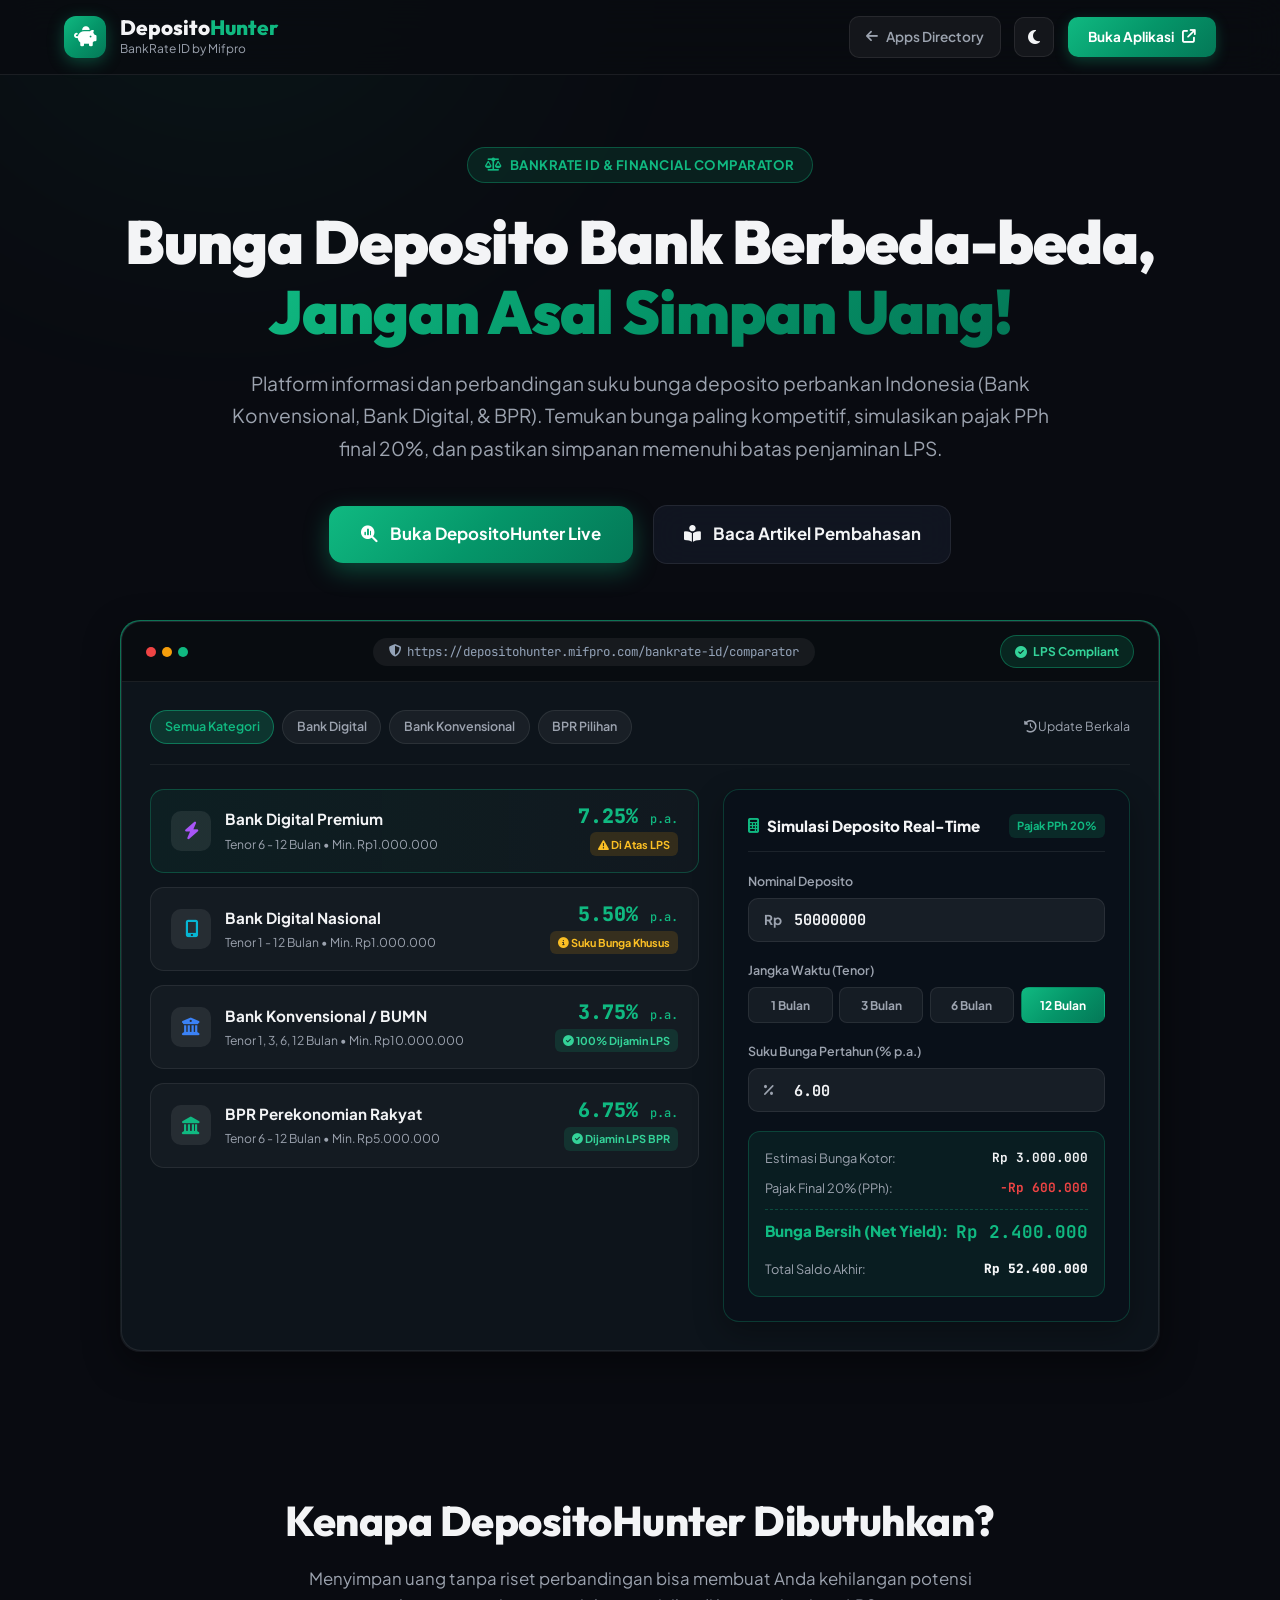
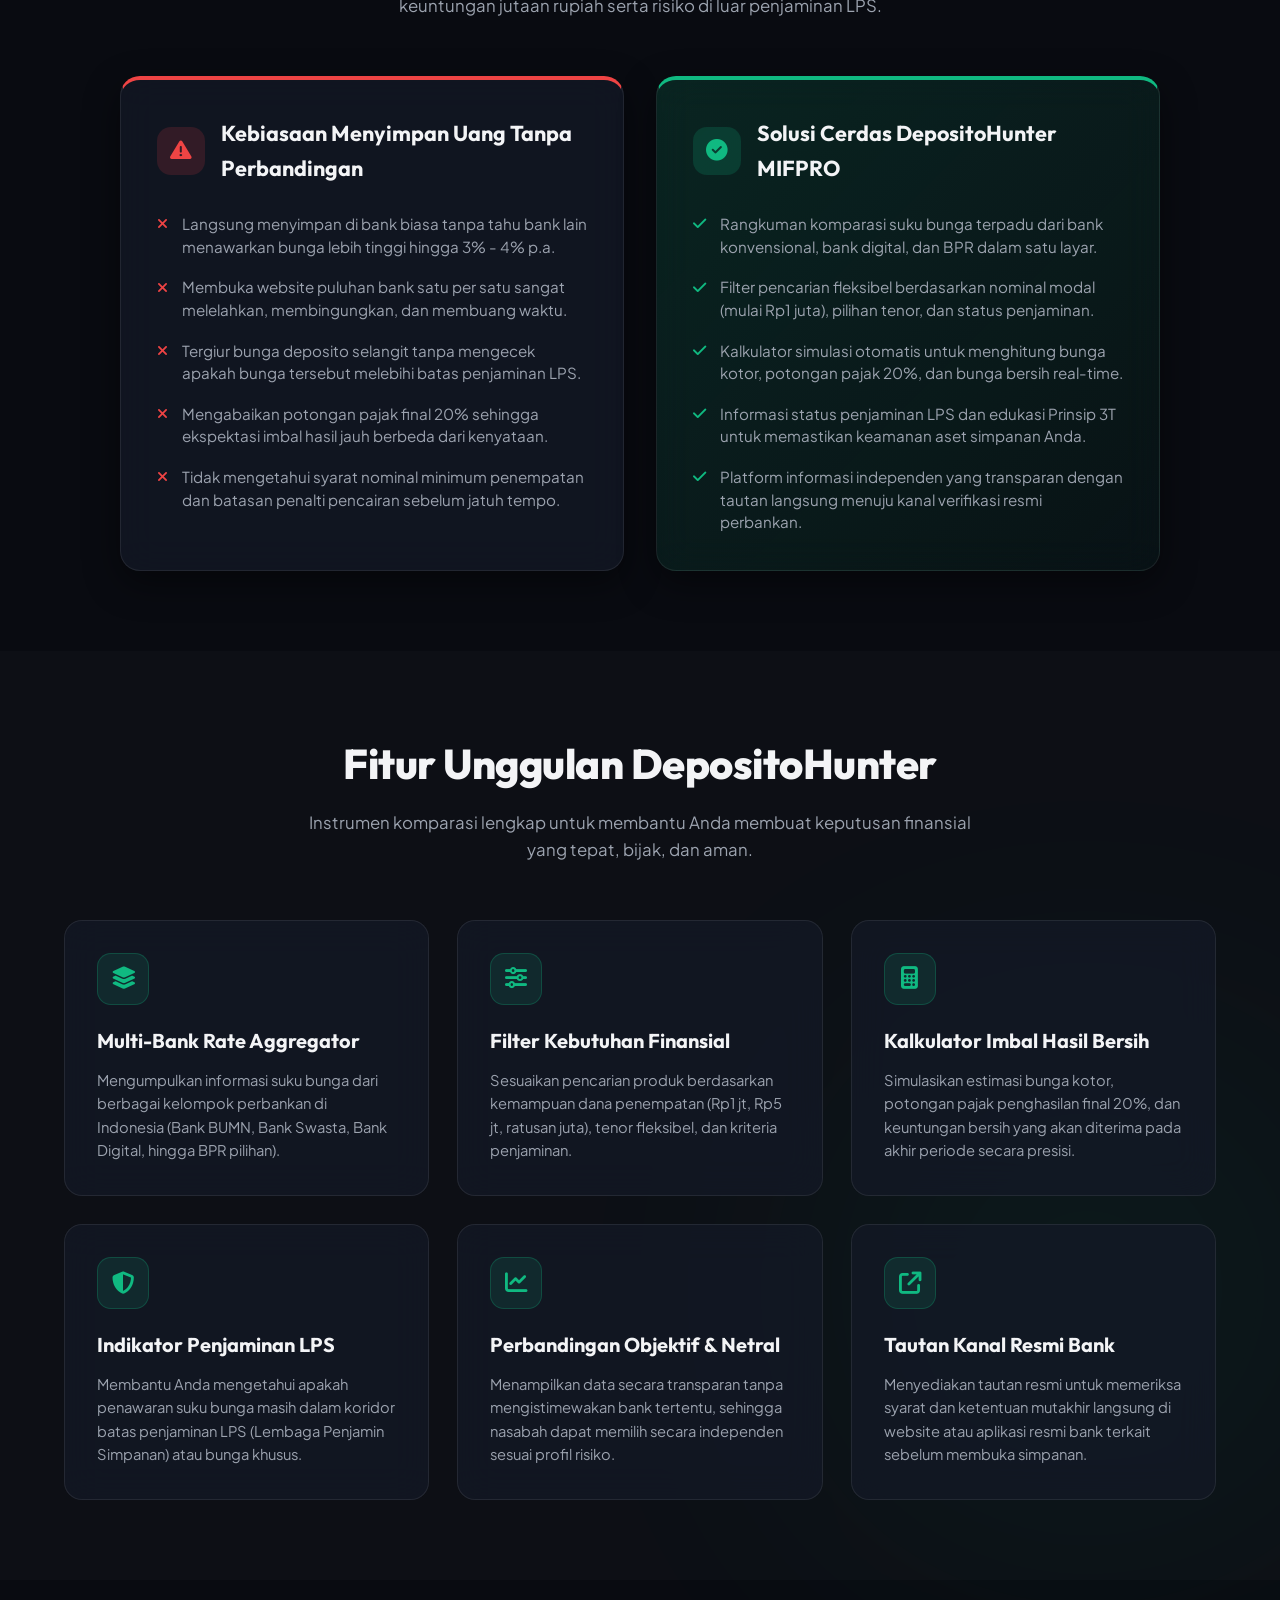
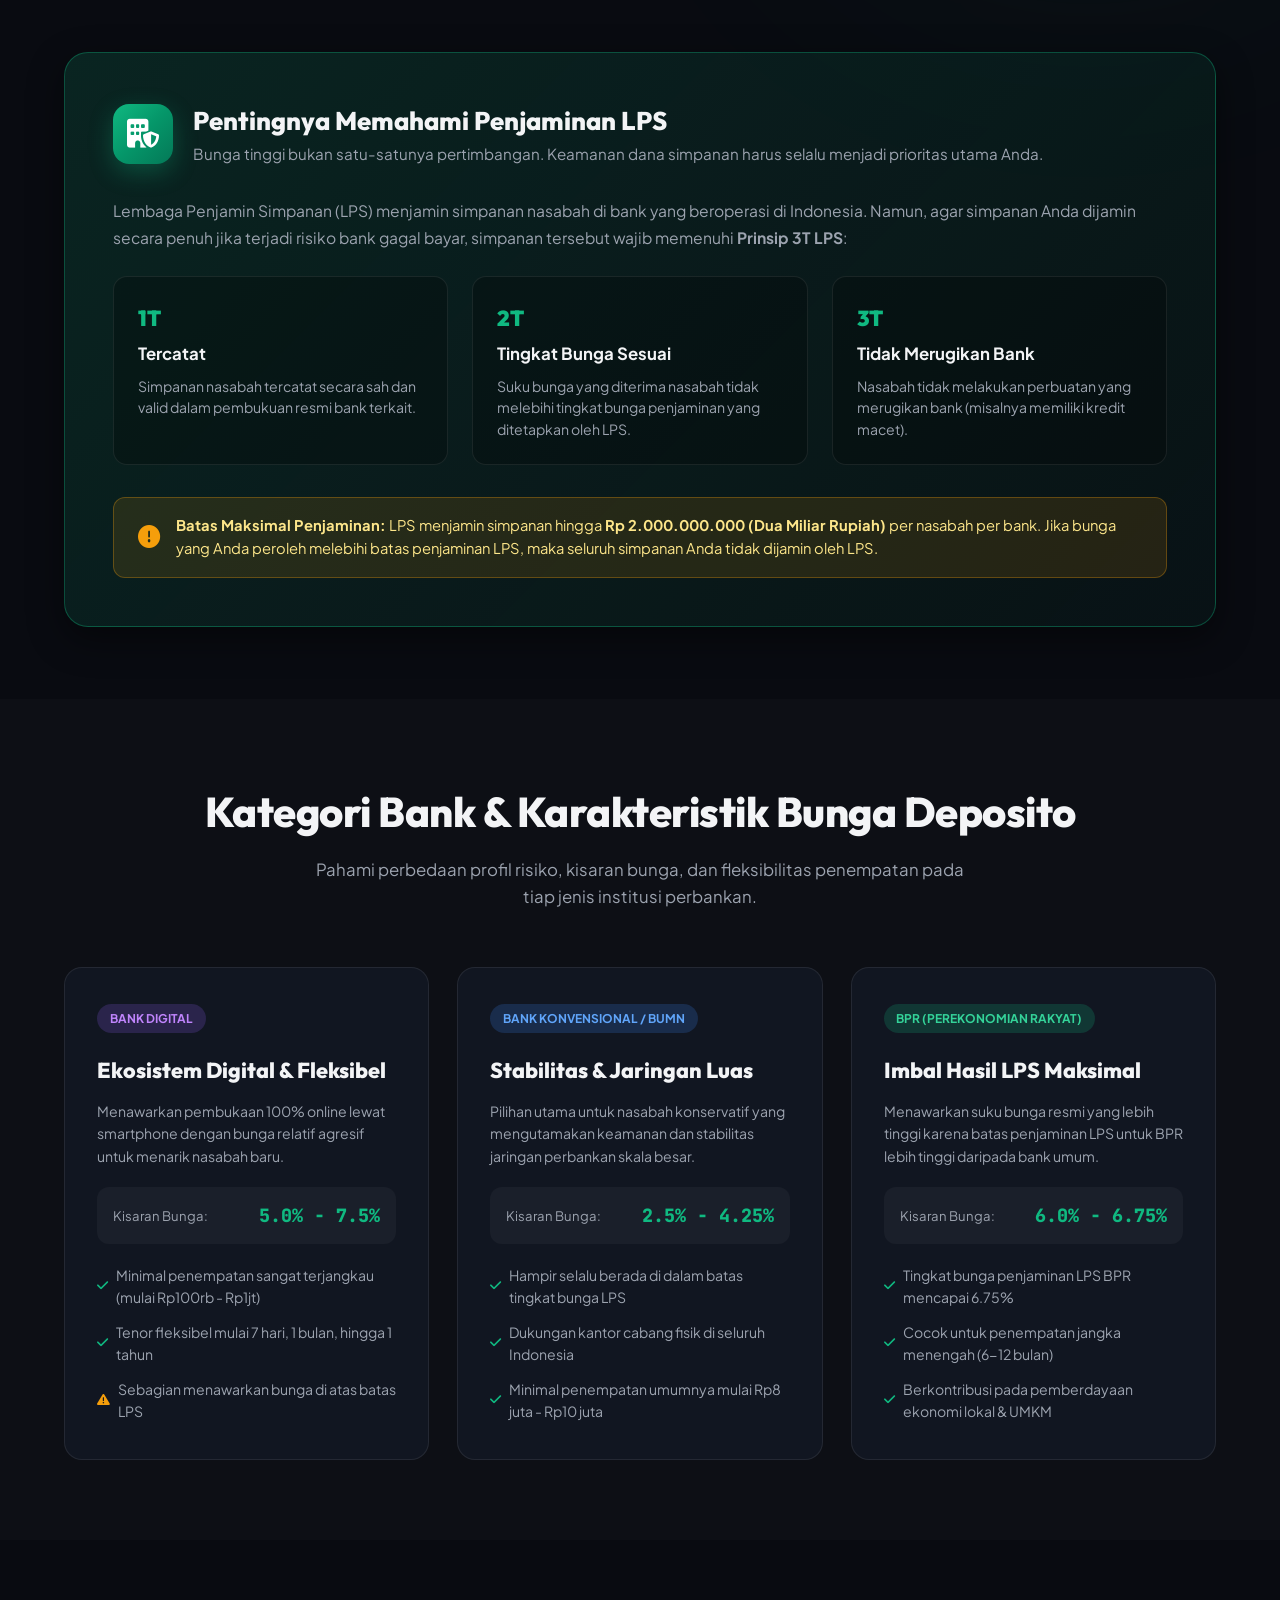
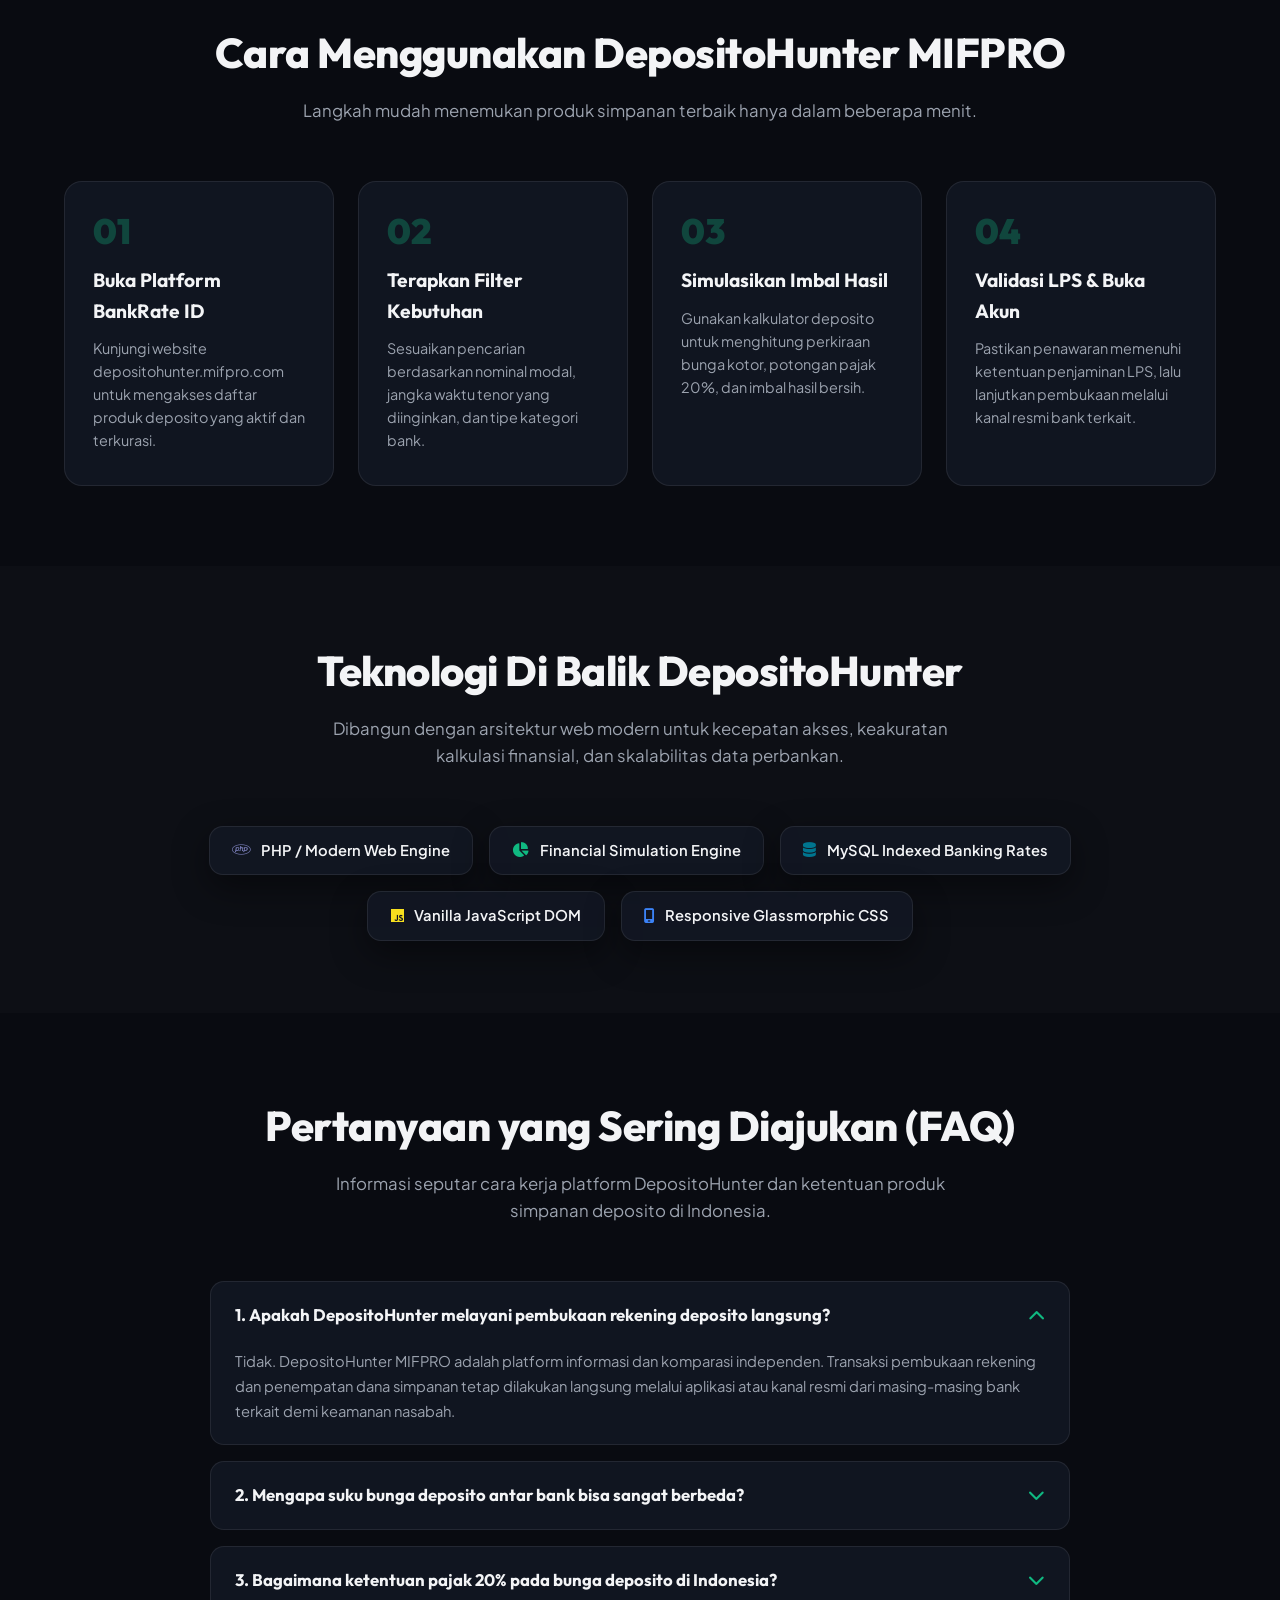
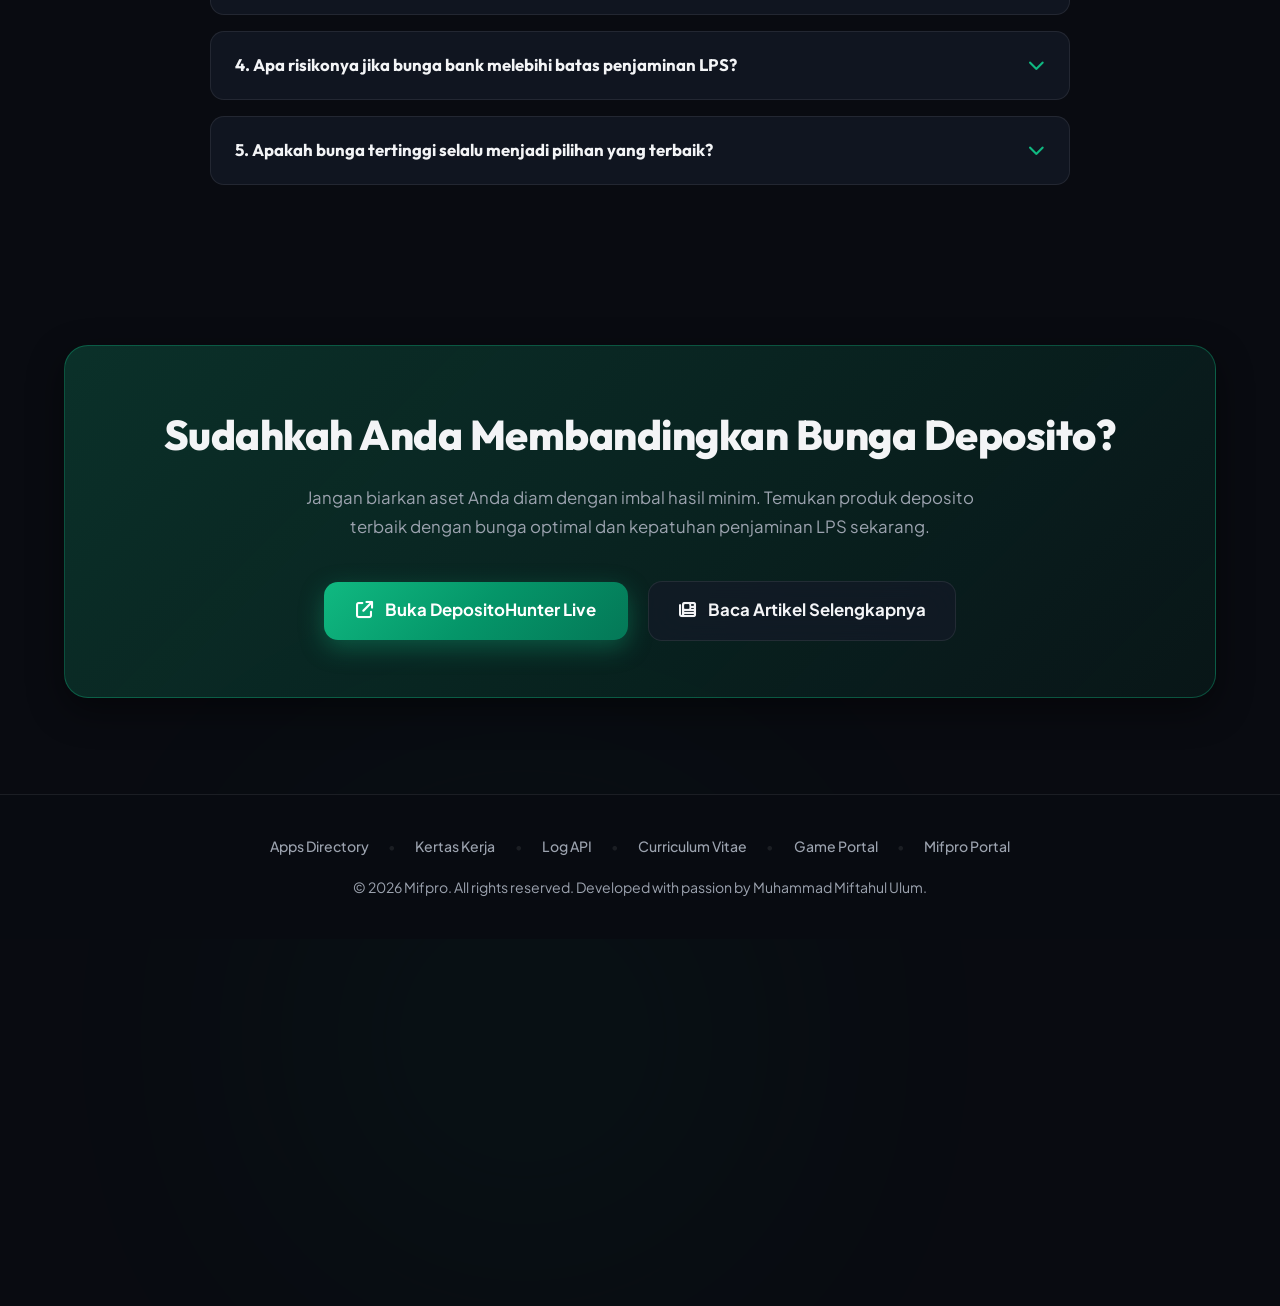
<file: Apps/depositohunter.html>
<!DOCTYPE html>
<html lang="id">

<head>
    <meta charset="UTF-8">
    <meta name="viewport" content="width=device-width, initial-scale=1.0">
    <title>DepositoHunter MIFPRO - Perbandingan Bunga Deposito & Simulasi Imbal Hasil Bank | Mifpro Apps</title>

    <!-- Meta SEO -->
    <meta name="description"
        content="DepositoHunter MIFPRO adalah platform perbandingan suku bunga deposito perbankan Indonesia (Bank Konvensional, Bank Digital, & BPR). Bandingkan bunga, simulasikan pajak 20%, dan pastikan keamanan simpanan sesuai batas penjaminan LPS.">
    <meta name="keywords"
        content="DepositoHunter, DepositoHunter MIFPRO, Perbandingan Bunga Deposito, Suku Bunga Deposito Bank, BankRate ID, Kalkulator Deposito, Bunga Deposito Bank Digital, Penjaminan LPS, Muhammad Miftahul Ulum, Mifpro Apps">
    <meta name="author" content="Muhammad Miftahul Ulum">
    <meta name="robots" content="index, follow">

    <!-- Open Graph / Facebook -->
    <meta property="og:type" content="website">
    <meta property="og:url" content="https://mifpro.com/Apps/depositohunter.html">
    <meta property="og:title" content="DepositoHunter MIFPRO - Perbandingan Bunga Deposito & Simulasi Imbal Hasil Bank">
    <meta property="og:description"
        content="Bunga deposito bank berbeda-beda, jangan asal simpan uang! Bandingkan suku bunga deposito, simulasikan imbal hasil bersih, dan cek status penjaminan LPS di DepositoHunter MIFPRO.">
    <meta property="og:image" content="https://mifpro.com/img/og-image-apps.jpg">

    <!-- Twitter -->
    <meta property="twitter:card" content="summary_large_image">
    <meta property="twitter:url" content="https://mifpro.com/Apps/depositohunter.html">
    <meta property="twitter:title" content="DepositoHunter MIFPRO - Perbandingan Bunga Deposito & Simulasi Imbal Hasil">
    <meta property="twitter:description"
        content="Platform informasi dan kalkulator simulasi deposito perbankan Indonesia terlengkap dari Mifpro.">
    <meta property="twitter:image" content="https://mifpro.com/img/og-image-apps.jpg">

    <!-- Favicon -->
    <link rel="icon" type="image/x-icon" href="ico-app.ico">

    <!-- Google Fonts -->
    <link rel="preconnect" href="https://fonts.googleapis.com">
    <link rel="preconnect" href="https://fonts.gstatic.com" crossorigin>
    <link
        href="https://fonts.googleapis.com/css2?family=Outfit:wght@300;400;500;600;700;800;900&family=Plus+Jakarta+Sans:wght@300;400;500;600;700;800&family=JetBrains+Mono:wght@400;500;600;700&display=swap"
        rel="stylesheet">

    <!-- FontAwesome Icons -->
    <link rel="stylesheet" href="https://cdnjs.cloudflare.com/ajax/libs/font-awesome/6.4.0/css/all.min.css">

    <style>
        :root {
            --bg-primary: #090b11;
            --bg-secondary: #121622;
            --bg-card: rgba(20, 25, 40, 0.72);
            --border-card: rgba(255, 255, 255, 0.08);
            --border-card-hover: rgba(16, 185, 129, 0.35);

            --text-primary: #f3f4f6;
            --text-secondary: #9ca3af;
            --text-muted: #6b7280;

            --app-theme: #059669;
            --app-theme-light: #10b981;
            --app-theme-rgb: 16, 185, 129;
            --app-theme-gradient: linear-gradient(135deg, #10b981 0%, #059669 50%, #047857 100%);
            --app-theme-gradient-subtle: linear-gradient(135deg, rgba(16, 185, 129, 0.15) 0%, rgba(5, 150, 105, 0.05) 100%);

            --accent-gold: #f59e0b;
            --accent-blue: #3b82f6;
            --accent-purple: #8b5cf6;
            --accent-emerald: #10b981;
            --accent-danger: #ef4444;

            --code-bg: #0d141b;
            --code-border: rgba(16, 185, 129, 0.2);

            --glass-blur: 18px;
            --card-shadow: 0 12px 36px 0 rgba(0, 0, 0, 0.45);
            --card-shadow-hover: 0 18px 48px 0 rgba(16, 185, 129, 0.22);

            --font-heading: 'Outfit', sans-serif;
            --font-body: 'Plus Jakarta Sans', sans-serif;
            --font-mono: 'JetBrains Mono', monospace;

            --transition-speed: 0.3s;
            --ease-bounce: cubic-bezier(0.34, 1.56, 0.64, 1);
            --ease-out: cubic-bezier(0.16, 1, 0.3, 1);
        }

        body.light-theme {
            --bg-primary: #f2f7f5;
            --bg-secondary: #ffffff;
            --bg-card: rgba(255, 255, 255, 0.88);
            --border-card: rgba(0, 0, 0, 0.08);
            --border-card-hover: rgba(16, 185, 129, 0.45);

            --text-primary: #0f172a;
            --text-secondary: #475569;
            --text-muted: #94a3b8;

            --code-bg: #f8fafc;
            --code-border: rgba(16, 185, 129, 0.25);

            --card-shadow: 0 10px 30px rgba(16, 185, 129, 0.08);
            --card-shadow-hover: 0 16px 40px rgba(16, 185, 129, 0.18);
        }

        * {
            margin: 0;
            padding: 0;
            box-sizing: border-box;
        }

        body {
            background-color: var(--bg-primary);
            color: var(--text-primary);
            font-family: var(--font-body);
            min-height: 100vh;
            overflow-x: hidden;
            position: relative;
            display: flex;
            flex-direction: column;
            justify-content: space-between;
            line-height: 1.6;
            transition: background-color var(--transition-speed) ease, color var(--transition-speed) ease;
        }

        /* Ambient Glows */
        .bg-glow {
            position: absolute;
            border-radius: 50%;
            filter: blur(140px);
            z-index: -1;
            opacity: 0.18;
            pointer-events: none;
        }

        body.light-theme .bg-glow {
            opacity: 0.12;
        }

        .bg-glow-1 {
            top: -5%;
            left: -5%;
            width: 45vw;
            height: 45vw;
            background: radial-gradient(circle, #10b981 0%, transparent 70%);
        }

        .bg-glow-2 {
            top: 35%;
            right: -10%;
            width: 50vw;
            height: 50vw;
            background: radial-gradient(circle, #059669 0%, transparent 70%);
        }

        .bg-glow-3 {
            bottom: -5%;
            left: 20%;
            width: 42vw;
            height: 42vw;
            background: radial-gradient(circle, #047857 0%, transparent 70%);
        }

        /* Header Navbar */
        .app-header {
            position: sticky;
            top: 0;
            z-index: 100;
            background: rgba(9, 11, 17, 0.82);
            backdrop-filter: blur(var(--glass-blur));
            -webkit-backdrop-filter: blur(var(--glass-blur));
            border-bottom: 1px solid var(--border-card);
            transition: background var(--transition-speed) ease, border-color var(--transition-speed) ease;
        }

        body.light-theme .app-header {
            background: rgba(255, 255, 255, 0.88);
        }

        .header-container {
            max-width: 1200px;
            margin: 0 auto;
            padding: 1rem 1.5rem;
            display: flex;
            align-items: center;
            justify-content: space-between;
            gap: 1rem;
        }

        .nav-brand {
            display: flex;
            align-items: center;
            gap: 0.85rem;
            text-decoration: none;
            color: inherit;
        }

        .logo-icon {
            width: 42px;
            height: 42px;
            background: var(--app-theme-gradient);
            border-radius: 12px;
            display: flex;
            align-items: center;
            justify-content: center;
            color: #ffffff;
            font-size: 1.25rem;
            box-shadow: 0 4px 16px rgba(var(--app-theme-rgb), 0.35);
        }

        .logo-text h1 {
            font-family: var(--font-heading);
            font-size: 1.3rem;
            font-weight: 800;
            line-height: 1.1;
        }

        .logo-text h1 span {
            color: var(--app-theme-light);
        }

        .logo-text p {
            font-size: 0.75rem;
            color: var(--text-secondary);
        }

        .nav-actions {
            display: flex;
            align-items: center;
            gap: 0.85rem;
        }

        .btn-back-hub {
            display: inline-flex;
            align-items: center;
            gap: 0.5rem;
            padding: 0.55rem 1rem;
            border-radius: 10px;
            background: rgba(255, 255, 255, 0.05);
            border: 1px solid var(--border-card);
            color: var(--text-secondary);
            font-size: 0.85rem;
            font-weight: 600;
            text-decoration: none;
            transition: all var(--transition-speed) ease;
        }

        .btn-back-hub:hover {
            color: var(--text-primary);
            background: rgba(var(--app-theme-rgb), 0.1);
            border-color: rgba(var(--app-theme-rgb), 0.3);
            transform: translateY(-2px);
        }

        .theme-toggle-btn {
            width: 40px;
            height: 40px;
            border-radius: 10px;
            background: rgba(255, 255, 255, 0.05);
            border: 1px solid var(--border-card);
            color: var(--text-primary);
            display: flex;
            align-items: center;
            justify-content: center;
            cursor: pointer;
            transition: all var(--transition-speed) ease;
        }

        .theme-toggle-btn:hover {
            background: rgba(var(--app-theme-rgb), 0.15);
            border-color: rgba(var(--app-theme-rgb), 0.4);
            transform: scale(1.05);
        }

        .btn-header-cta {
            display: inline-flex;
            align-items: center;
            gap: 0.5rem;
            padding: 0.55rem 1.25rem;
            border-radius: 10px;
            background: var(--app-theme-gradient);
            color: #ffffff;
            font-size: 0.85rem;
            font-weight: 700;
            text-decoration: none;
            box-shadow: 0 4px 14px rgba(var(--app-theme-rgb), 0.3);
            transition: all var(--transition-speed) ease;
        }

        .btn-header-cta:hover {
            box-shadow: 0 6px 20px rgba(var(--app-theme-rgb), 0.5);
            transform: translateY(-2px);
        }

        /* Container */
        .container {
            max-width: 1200px;
            margin: 0 auto;
            padding: 0 1.5rem;
        }

        /* Hero Section */
        .hero-section {
            padding: 4.5rem 0 3.5rem;
            text-align: center;
            position: relative;
        }

        .badge-pill {
            display: inline-flex;
            align-items: center;
            gap: 0.5rem;
            padding: 0.4rem 1.1rem;
            border-radius: 30px;
            background: rgba(var(--app-theme-rgb), 0.12);
            border: 1px solid rgba(var(--app-theme-rgb), 0.35);
            color: var(--app-theme-light);
            font-size: 0.82rem;
            font-weight: 700;
            letter-spacing: 0.5px;
            text-transform: uppercase;
            margin-bottom: 1.5rem;
        }

        .hero-title {
            font-family: var(--font-heading);
            font-size: clamp(2.2rem, 5vw, 3.8rem);
            font-weight: 900;
            line-height: 1.15;
            margin-bottom: 1.25rem;
            letter-spacing: -1px;
        }

        .hero-title span {
            background: var(--app-theme-gradient);
            -webkit-background-clip: text;
            -webkit-text-fill-color: transparent;
        }

        .hero-subtitle {
            font-size: clamp(1rem, 2vw, 1.2rem);
            color: var(--text-secondary);
            max-width: 820px;
            margin: 0 auto 2.5rem;
            line-height: 1.7;
        }

        .hero-cta-group {
            display: flex;
            align-items: center;
            justify-content: center;
            gap: 1.25rem;
            flex-wrap: wrap;
            margin-bottom: 3.5rem;
        }

        .btn-primary-hero {
            display: inline-flex;
            align-items: center;
            gap: 0.75rem;
            padding: 0.95rem 2rem;
            border-radius: 14px;
            background: var(--app-theme-gradient);
            color: #ffffff;
            font-size: 1.05rem;
            font-weight: 700;
            text-decoration: none;
            box-shadow: 0 8px 24px rgba(var(--app-theme-rgb), 0.35);
            transition: all var(--transition-speed) var(--ease-bounce);
        }

        .btn-primary-hero:hover {
            transform: translateY(-3px) scale(1.02);
            box-shadow: 0 12px 32px rgba(var(--app-theme-rgb), 0.5);
        }

        .btn-secondary-hero {
            display: inline-flex;
            align-items: center;
            gap: 0.75rem;
            padding: 0.95rem 1.85rem;
            border-radius: 14px;
            background: var(--bg-card);
            border: 1px solid var(--border-card);
            color: var(--text-primary);
            font-size: 1.05rem;
            font-weight: 700;
            text-decoration: none;
            backdrop-filter: blur(var(--glass-blur));
            transition: all var(--transition-speed) ease;
        }

        .btn-secondary-hero:hover {
            background: rgba(var(--app-theme-rgb), 0.1);
            border-color: rgba(var(--app-theme-rgb), 0.35);
            transform: translateY(-3px);
            color: var(--app-theme-light);
        }

        /* Mockup Visual Wrapper */
        .preview-wrapper {
            position: relative;
            max-width: 1040px;
            margin: 0 auto;
            border-radius: 20px;
            padding: 1px;
            background: linear-gradient(180deg, rgba(var(--app-theme-rgb), 0.6) 0%, rgba(255, 255, 255, 0.05) 100%);
            box-shadow: var(--card-shadow);
        }

        .preview-container {
            background: var(--code-bg);
            border-radius: 20px;
            overflow: hidden;
            border: 1px solid var(--border-card);
        }

        .preview-topbar {
            display: flex;
            align-items: center;
            justify-content: space-between;
            padding: 0.85rem 1.5rem;
            background: rgba(0, 0, 0, 0.4);
            border-bottom: 1px solid var(--border-card);
        }

        body.light-theme .preview-topbar {
            background: #e2e8f0;
        }

        .window-dots {
            display: flex;
            gap: 6px;
        }

        .dot {
            width: 10px;
            height: 10px;
            border-radius: 50%;
        }

        .dot-red {
            background: #ef4444;
        }

        .dot-yellow {
            background: #f59e0b;
        }

        .dot-green {
            background: #10b981;
        }

        .preview-url {
            font-size: 0.78rem;
            color: #94a3b8;
            font-family: var(--font-mono);
            background: rgba(255, 255, 255, 0.06);
            padding: 0.25rem 1rem;
            border-radius: 20px;
            display: flex;
            align-items: center;
            gap: 0.4rem;
        }

        body.light-theme .preview-url {
            background: rgba(0, 0, 0, 0.05);
            color: #475569;
        }

        .preview-body {
            padding: 1.75rem;
            text-align: left;
        }

        /* Filter Chips bar inside mockup */
        .mockup-filter-bar {
            display: flex;
            align-items: center;
            justify-content: space-between;
            gap: 1rem;
            flex-wrap: wrap;
            margin-bottom: 1.5rem;
            padding-bottom: 1.25rem;
            border-bottom: 1px solid rgba(255, 255, 255, 0.06);
        }

        .mockup-chips {
            display: flex;
            gap: 0.5rem;
            flex-wrap: wrap;
        }

        .mockup-chip {
            font-size: 0.78rem;
            font-weight: 600;
            padding: 0.35rem 0.85rem;
            border-radius: 20px;
            background: rgba(255, 255, 255, 0.05);
            border: 1px solid var(--border-card);
            color: var(--text-secondary);
            cursor: pointer;
            transition: all 0.2s ease;
        }

        .mockup-chip.active {
            background: rgba(var(--app-theme-rgb), 0.2);
            border-color: rgba(var(--app-theme-rgb), 0.5);
            color: var(--app-theme-light);
        }

        .lps-status-pill {
            font-size: 0.75rem;
            padding: 0.35rem 0.85rem;
            border-radius: 20px;
            background: rgba(16, 185, 129, 0.15);
            border: 1px solid rgba(16, 185, 129, 0.4);
            color: #34d399;
            font-weight: 700;
            display: inline-flex;
            align-items: center;
            gap: 0.4rem;
        }

        /* Mockup Split (Grid: Bank Comparison vs Live Simulator) */
        .mockup-split {
            display: grid;
            grid-template-columns: 1.35fr 1fr;
            gap: 1.5rem;
        }

        @media (max-width: 900px) {
            .mockup-split {
                grid-template-columns: 1fr;
            }
        }

        /* Bank Rate List Box */
        .bank-rate-list {
            display: flex;
            flex-direction: column;
            gap: 0.85rem;
        }

        .bank-card-item {
            background: rgba(255, 255, 255, 0.03);
            border: 1px solid var(--border-card);
            border-radius: 14px;
            padding: 1rem 1.25rem;
            display: flex;
            align-items: center;
            justify-content: space-between;
            gap: 1rem;
            transition: all 0.25s ease;
        }

        .bank-card-item:hover {
            border-color: rgba(var(--app-theme-rgb), 0.35);
            background: rgba(var(--app-theme-rgb), 0.04);
            transform: translateX(3px);
        }

        .bank-card-item.featured {
            border-color: rgba(16, 185, 129, 0.3);
            background: linear-gradient(90deg, rgba(16, 185, 129, 0.07) 0%, rgba(255, 255, 255, 0.02) 100%);
        }

        .bank-info-col {
            display: flex;
            align-items: center;
            gap: 0.85rem;
        }

        .bank-icon-badge {
            width: 40px;
            height: 40px;
            border-radius: 10px;
            background: rgba(255, 255, 255, 0.08);
            display: flex;
            align-items: center;
            justify-content: center;
            font-size: 1.1rem;
            color: var(--app-theme-light);
            flex-shrink: 0;
        }

        .bank-meta h4 {
            font-size: 0.95rem;
            font-weight: 700;
            color: var(--text-primary);
            margin-bottom: 0.2rem;
        }

        .bank-meta p {
            font-size: 0.76rem;
            color: var(--text-secondary);
        }

        .bank-rate-col {
            text-align: right;
        }

        .rate-val {
            font-family: var(--font-mono);
            font-size: 1.25rem;
            font-weight: 800;
            color: var(--app-theme-light);
            line-height: 1;
            margin-bottom: 0.25rem;
        }

        .rate-badge-safe {
            font-size: 0.68rem;
            padding: 0.2rem 0.5rem;
            border-radius: 6px;
            background: rgba(16, 185, 129, 0.15);
            color: #34d399;
            font-weight: 700;
            display: inline-block;
        }

        .rate-badge-warning {
            font-size: 0.68rem;
            padding: 0.2rem 0.5rem;
            border-radius: 6px;
            background: rgba(245, 158, 11, 0.15);
            color: #fbbf24;
            font-weight: 700;
            display: inline-block;
        }

        /* Live Calculator Widget */
        .calculator-widget {
            background: rgba(10, 16, 25, 0.85);
            border: 1px solid rgba(var(--app-theme-rgb), 0.25);
            border-radius: 16px;
            padding: 1.5rem;
            display: flex;
            flex-direction: column;
            gap: 1.2rem;
            box-shadow: 0 10px 30px rgba(0, 0, 0, 0.3);
        }

        body.light-theme .calculator-widget {
            background: #ffffff;
            border-color: rgba(16, 185, 129, 0.3);
        }

        .calc-header {
            display: flex;
            align-items: center;
            justify-content: space-between;
            padding-bottom: 0.85rem;
            border-bottom: 1px solid var(--border-card);
        }

        .calc-header h4 {
            font-size: 0.95rem;
            font-weight: 800;
            color: var(--text-primary);
            display: flex;
            align-items: center;
            gap: 0.5rem;
        }

        .calc-header h4 i {
            color: var(--app-theme-light);
        }

        .calc-tag {
            font-size: 0.7rem;
            padding: 0.2rem 0.5rem;
            border-radius: 6px;
            background: rgba(var(--app-theme-rgb), 0.15);
            color: var(--app-theme-light);
            font-weight: 700;
        }

        .calc-input-group {
            display: flex;
            flex-direction: column;
            gap: 0.4rem;
        }

        .calc-input-group label {
            font-size: 0.78rem;
            font-weight: 600;
            color: var(--text-secondary);
        }

        .calc-input-control {
            position: relative;
            display: flex;
            align-items: center;
        }

        .calc-input-control span.prefix {
            position: absolute;
            left: 1rem;
            font-size: 0.85rem;
            font-weight: 700;
            color: var(--text-secondary);
        }

        .calc-input-control input {
            width: 100%;
            background: rgba(255, 255, 255, 0.06);
            border: 1px solid var(--border-card);
            border-radius: 10px;
            padding: 0.65rem 1rem 0.65rem 2.8rem;
            color: var(--text-primary);
            font-family: var(--font-mono);
            font-size: 0.95rem;
            font-weight: 700;
            outline: none;
            transition: all 0.2s ease;
        }

        body.light-theme .calc-input-control input {
            background: #f1f5f9;
        }

        .calc-input-control input:focus {
            border-color: var(--app-theme-light);
            background: rgba(var(--app-theme-rgb), 0.05);
        }

        .calc-tenor-pills {
            display: grid;
            grid-template-columns: repeat(4, 1fr);
            gap: 0.4rem;
        }

        .calc-tenor-pill {
            text-align: center;
            font-size: 0.75rem;
            font-weight: 700;
            padding: 0.45rem 0.2rem;
            border-radius: 8px;
            background: rgba(255, 255, 255, 0.05);
            border: 1px solid var(--border-card);
            color: var(--text-secondary);
            cursor: pointer;
            transition: all 0.2s ease;
        }

        .calc-tenor-pill.active {
            background: var(--app-theme-gradient);
            color: #ffffff;
            border-color: transparent;
        }

        /* Result Box inside widget */
        .calc-result-box {
            background: rgba(16, 185, 129, 0.08);
            border: 1px solid rgba(16, 185, 129, 0.25);
            border-radius: 12px;
            padding: 1rem;
            display: flex;
            flex-direction: column;
            gap: 0.6rem;
        }

        .calc-row {
            display: flex;
            align-items: center;
            justify-content: space-between;
            font-size: 0.8rem;
            color: var(--text-secondary);
        }

        .calc-row span.val {
            font-family: var(--font-mono);
            font-weight: 700;
            color: var(--text-primary);
        }

        .calc-row.highlight {
            padding-top: 0.5rem;
            border-top: 1px dashed rgba(16, 185, 129, 0.3);
            font-size: 0.95rem;
            font-weight: 800;
            color: var(--app-theme-light);
        }

        .calc-row.highlight span.val {
            color: var(--app-theme-light);
            font-size: 1.1rem;
        }

        /* Comparison Section */
        .comparison-section {
            padding: 5rem 0;
            position: relative;
        }

        .section-header {
            text-align: center;
            margin-bottom: 3.5rem;
        }

        .section-header h2 {
            font-family: var(--font-heading);
            font-size: clamp(1.8rem, 3.5vw, 2.6rem);
            font-weight: 800;
            letter-spacing: -0.5px;
            margin-bottom: 0.75rem;
        }

        .section-header p {
            font-size: 1.05rem;
            color: var(--text-secondary);
            max-width: 680px;
            margin: 0 auto;
        }

        .comparison-grid {
            display: grid;
            grid-template-columns: repeat(auto-fit, minmax(320px, 1fr));
            gap: 2rem;
            max-width: 1040px;
            margin: 0 auto;
        }

        .comparison-card {
            border-radius: 20px;
            padding: 2.25rem;
            border: 1px solid var(--border-card);
            background: var(--bg-card);
            backdrop-filter: blur(var(--glass-blur));
            box-shadow: var(--card-shadow);
            transition: all var(--transition-speed) ease;
        }

        .comparison-card:hover {
            transform: translateY(-4px);
        }

        .comparison-card.problem {
            border-top: 4px solid var(--accent-danger);
        }

        .comparison-card.solution {
            border-top: 4px solid var(--app-theme-light);
            background: var(--app-theme-gradient-subtle);
        }

        .comparison-card-header {
            display: flex;
            align-items: center;
            gap: 1rem;
            margin-bottom: 1.75rem;
        }

        .comparison-icon {
            width: 48px;
            height: 48px;
            border-radius: 14px;
            display: flex;
            align-items: center;
            justify-content: center;
            font-size: 1.35rem;
            flex-shrink: 0;
        }

        .comparison-card.problem .comparison-icon {
            background: rgba(239, 68, 68, 0.15);
            color: #ef4444;
        }

        .comparison-card.solution .comparison-icon {
            background: rgba(16, 185, 129, 0.18);
            color: var(--app-theme-light);
        }

        .comparison-card-header h3 {
            font-family: var(--font-heading);
            font-size: 1.35rem;
            font-weight: 700;
        }

        .comparison-list {
            list-style: none;
            display: flex;
            flex-direction: column;
            gap: 1.1rem;
        }

        .comparison-list li {
            display: flex;
            align-items: flex-start;
            gap: 0.85rem;
            font-size: 0.95rem;
            color: var(--text-secondary);
            line-height: 1.5;
        }

        .comparison-list li i {
            margin-top: 0.2rem;
            flex-shrink: 0;
        }

        .comparison-card.problem .comparison-list li i {
            color: #ef4444;
        }

        .comparison-card.solution .comparison-list li i {
            color: var(--app-theme-light);
        }

        /* Features Section */
        .features-section {
            padding: 5rem 0;
            background: rgba(255, 255, 255, 0.015);
        }

        .features-grid {
            display: grid;
            grid-template-columns: repeat(auto-fit, minmax(320px, 1fr));
            gap: 1.75rem;
        }

        .feature-card {
            background: var(--bg-card);
            border: 1px solid var(--border-card);
            border-radius: 18px;
            padding: 2rem;
            transition: all var(--transition-speed) ease;
            backdrop-filter: blur(var(--glass-blur));
        }

        .feature-card:hover {
            border-color: var(--border-card-hover);
            transform: translateY(-4px);
            box-shadow: var(--card-shadow-hover);
        }

        .feature-icon-wrapper {
            width: 52px;
            height: 52px;
            border-radius: 14px;
            background: rgba(var(--app-theme-rgb), 0.12);
            border: 1px solid rgba(var(--app-theme-rgb), 0.25);
            display: flex;
            align-items: center;
            justify-content: center;
            font-size: 1.4rem;
            color: var(--app-theme-light);
            margin-bottom: 1.25rem;
        }

        .feature-card h3 {
            font-family: var(--font-heading);
            font-size: 1.25rem;
            font-weight: 700;
            margin-bottom: 0.75rem;
            color: var(--text-primary);
        }

        .feature-card p {
            color: var(--text-secondary);
            font-size: 0.92rem;
            line-height: 1.6;
        }

        /* LPS Education Banner Section */
        .lps-section {
            padding: 4.5rem 0;
        }

        .lps-banner-box {
            background: linear-gradient(135deg, rgba(16, 185, 129, 0.15) 0%, rgba(5, 150, 105, 0.05) 100%);
            border: 1px solid rgba(16, 185, 129, 0.35);
            border-radius: 24px;
            padding: 3rem;
            box-shadow: var(--card-shadow);
        }

        .lps-header {
            display: flex;
            align-items: center;
            gap: 1.25rem;
            margin-bottom: 2rem;
        }

        .lps-badge-icon {
            width: 60px;
            height: 60px;
            border-radius: 16px;
            background: var(--app-theme-gradient);
            display: flex;
            align-items: center;
            justify-content: center;
            color: #ffffff;
            font-size: 1.8rem;
            flex-shrink: 0;
            box-shadow: 0 8px 24px rgba(var(--app-theme-rgb), 0.3);
        }

        .lps-title-group h3 {
            font-family: var(--font-heading);
            font-size: 1.6rem;
            font-weight: 800;
            color: var(--text-primary);
        }

        .lps-title-group p {
            font-size: 0.95rem;
            color: var(--text-secondary);
        }

        .lps-pillars-grid {
            display: grid;
            grid-template-columns: repeat(auto-fit, minmax(240px, 1fr));
            gap: 1.5rem;
            margin-top: 1.5rem;
        }

        .lps-pillar-card {
            background: rgba(0, 0, 0, 0.25);
            border: 1px solid var(--border-card);
            border-radius: 14px;
            padding: 1.5rem;
        }

        body.light-theme .lps-pillar-card {
            background: #ffffff;
        }

        .lps-pillar-card .pillar-tag {
            font-family: var(--font-heading);
            font-size: 1.35rem;
            font-weight: 900;
            color: var(--app-theme-light);
            margin-bottom: 0.4rem;
        }

        .lps-pillar-card h4 {
            font-size: 1.05rem;
            font-weight: 700;
            margin-bottom: 0.5rem;
            color: var(--text-primary);
        }

        .lps-pillar-card p {
            font-size: 0.88rem;
            color: var(--text-secondary);
            line-height: 1.5;
        }

        .lps-limit-notice {
            margin-top: 2rem;
            padding: 1rem 1.5rem;
            border-radius: 12px;
            background: rgba(245, 158, 11, 0.12);
            border: 1px solid rgba(245, 158, 11, 0.3);
            display: flex;
            align-items: center;
            gap: 1rem;
            font-size: 0.92rem;
            color: #fde68a;
        }

        body.light-theme .lps-limit-notice {
            color: #92400e;
        }

        .lps-limit-notice i {
            font-size: 1.4rem;
            color: #f59e0b;
            flex-shrink: 0;
        }

        /* Bank Types Comparison Table / Cards */
        .bank-types-section {
            padding: 5rem 0;
            background: rgba(255, 255, 255, 0.015);
        }

        .bank-types-grid {
            display: grid;
            grid-template-columns: repeat(auto-fit, minmax(300px, 1fr));
            gap: 1.75rem;
        }

        .type-card {
            background: var(--bg-card);
            border: 1px solid var(--border-card);
            border-radius: 18px;
            padding: 2.25rem 2rem;
            transition: all var(--transition-speed) ease;
            position: relative;
            overflow: hidden;
        }

        .type-card:hover {
            transform: translateY(-4px);
            border-color: rgba(var(--app-theme-rgb), 0.35);
        }

        .type-badge {
            display: inline-block;
            font-size: 0.75rem;
            font-weight: 700;
            text-transform: uppercase;
            padding: 0.3rem 0.8rem;
            border-radius: 20px;
            margin-bottom: 1.25rem;
        }

        .type-card.digital .type-badge {
            background: rgba(139, 92, 246, 0.2);
            color: #c084fc;
        }

        .type-card.conventional .type-badge {
            background: rgba(59, 130, 246, 0.2);
            color: #60a5fa;
        }

        .type-card.bpr .type-badge {
            background: rgba(16, 185, 129, 0.2);
            color: #34d399;
        }

        .type-card h3 {
            font-family: var(--font-heading);
            font-size: 1.35rem;
            font-weight: 800;
            margin-bottom: 0.75rem;
        }

        .rate-range-box {
            background: rgba(255, 255, 255, 0.04);
            border-radius: 12px;
            padding: 0.85rem 1rem;
            margin-bottom: 1.25rem;
            display: flex;
            align-items: center;
            justify-content: space-between;
        }

        .rate-range-box span.lbl {
            font-size: 0.82rem;
            color: var(--text-secondary);
        }

        .rate-range-box span.val {
            font-family: var(--font-mono);
            font-size: 1.15rem;
            font-weight: 800;
            color: var(--app-theme-light);
        }

        .type-features-list {
            list-style: none;
            display: flex;
            flex-direction: column;
            gap: 0.75rem;
            font-size: 0.88rem;
            color: var(--text-secondary);
        }

        .type-features-list li {
            display: flex;
            align-items: center;
            gap: 0.5rem;
        }

        .type-features-list li i {
            color: var(--app-theme-light);
            font-size: 0.8rem;
        }

        /* Workflow Steps */
        .workflow-section {
            padding: 5rem 0;
        }

        .steps-timeline {
            display: grid;
            grid-template-columns: repeat(auto-fit, minmax(240px, 1fr));
            gap: 1.5rem;
            position: relative;
        }

        .step-card {
            background: var(--bg-card);
            border: 1px solid var(--border-card);
            border-radius: 18px;
            padding: 2rem 1.75rem;
            position: relative;
            transition: all var(--transition-speed) ease;
        }

        .step-card:hover {
            transform: translateY(-4px);
            border-color: rgba(var(--app-theme-rgb), 0.35);
        }

        .step-number {
            font-family: var(--font-heading);
            font-size: 2.2rem;
            font-weight: 900;
            color: rgba(var(--app-theme-rgb), 0.3);
            line-height: 1;
            margin-bottom: 1rem;
        }

        .step-card h3 {
            font-family: var(--font-heading);
            font-size: 1.2rem;
            font-weight: 700;
            margin-bottom: 0.65rem;
            color: var(--text-primary);
        }

        .step-card p {
            color: var(--text-secondary);
            font-size: 0.9rem;
            line-height: 1.6;
        }

        /* Tech Stack */
        .tech-section {
            padding: 4.5rem 0;
            background: rgba(255, 255, 255, 0.015);
        }

        .tech-tags-wrapper {
            display: flex;
            align-items: center;
            justify-content: center;
            flex-wrap: wrap;
            gap: 1rem;
            max-width: 900px;
            margin: 0 auto;
        }

        .tech-badge {
            display: inline-flex;
            align-items: center;
            gap: 0.65rem;
            padding: 0.75rem 1.4rem;
            background: var(--bg-card);
            border: 1px solid var(--border-card);
            border-radius: 14px;
            font-size: 0.92rem;
            font-weight: 600;
            color: var(--text-primary);
            box-shadow: var(--card-shadow);
            transition: all var(--transition-speed) ease;
        }

        .tech-badge:hover {
            border-color: rgba(var(--app-theme-rgb), 0.4);
            transform: translateY(-2px);
        }

        /* FAQ Section */
        .faq-section {
            padding: 5rem 0;
        }

        .faq-accordion {
            max-width: 860px;
            margin: 0 auto;
            display: flex;
            flex-direction: column;
            gap: 1rem;
        }

        .faq-item {
            background: var(--bg-card);
            border: 1px solid var(--border-card);
            border-radius: 14px;
            overflow: hidden;
            transition: all 0.25s ease;
        }

        .faq-item:hover {
            border-color: rgba(var(--app-theme-rgb), 0.3);
        }

        .faq-question {
            padding: 1.25rem 1.5rem;
            cursor: pointer;
            display: flex;
            align-items: center;
            justify-content: space-between;
            gap: 1rem;
            font-family: var(--font-heading);
            font-size: 1.05rem;
            font-weight: 700;
            color: var(--text-primary);
            user-select: none;
        }

        .faq-question i {
            color: var(--app-theme-light);
            transition: transform 0.3s ease;
        }

        .faq-item.active .faq-question i {
            transform: rotate(180deg);
        }

        .faq-answer {
            max-height: 0;
            overflow: hidden;
            transition: max-height 0.35s ease, padding 0.35s ease;
            padding: 0 1.5rem;
            color: var(--text-secondary);
            font-size: 0.92rem;
            line-height: 1.7;
        }

        .faq-item.active .faq-answer {
            max-height: 300px;
            padding: 0 1.5rem 1.25rem;
        }

        /* CTA Banner */
        .cta-banner-section {
            padding: 5rem 0 6rem;
        }

        .cta-banner-box {
            background: linear-gradient(135deg, rgba(16, 185, 129, 0.22) 0%, rgba(5, 150, 105, 0.08) 100%);
            border: 1px solid rgba(var(--app-theme-rgb), 0.35);
            border-radius: 24px;
            padding: 3.5rem 2rem;
            text-align: center;
            box-shadow: var(--card-shadow);
            position: relative;
            overflow: hidden;
        }

        .cta-banner-box h2 {
            font-family: var(--font-heading);
            font-size: clamp(1.8rem, 3.5vw, 2.6rem);
            font-weight: 800;
            letter-spacing: -0.5px;
            margin-bottom: 1rem;
        }

        .cta-banner-box p {
            color: var(--text-secondary);
            font-size: 1.05rem;
            max-width: 680px;
            margin: 0 auto 2.5rem;
            line-height: 1.7;
        }

        /* Footer */
        .app-footer {
            background: rgba(9, 11, 17, 0.95);
            border-top: 1px solid var(--border-card);
            padding: 2.5rem 0;
            text-align: center;
            color: var(--text-secondary);
            font-size: 0.88rem;
        }

        body.light-theme .app-footer {
            background: #ffffff;
        }

        .footer-links {
            display: flex;
            align-items: center;
            justify-content: center;
            gap: 1.2rem;
            flex-wrap: wrap;
            margin-bottom: 1.2rem;
        }

        .footer-links a {
            color: var(--text-secondary);
            text-decoration: none;
            font-weight: 500;
            transition: color 0.2s ease;
        }

        .footer-links a:hover {
            color: var(--app-theme-light);
        }

        .footer-links span {
            color: var(--border-card);
        }
    </style>
</head>

<body>
    <!-- Ambient Lighting Glows -->
    <div class="bg-glow bg-glow-1"></div>
    <div class="bg-glow bg-glow-2"></div>
    <div class="bg-glow bg-glow-3"></div>

    <!-- Header Navbar -->
    <header class="app-header">
        <div class="header-container">
            <a href="index.html" class="nav-brand">
                <div class="logo-icon">
                    <i class="fa-solid fa-piggy-bank"></i>
                </div>
                <div class="logo-text">
                    <h1>Deposito<span>Hunter</span></h1>
                    <p>BankRate ID by Mifpro</p>
                </div>
            </a>

            <div class="nav-actions">
                <a href="index.html" class="btn-back-hub">
                    <i class="fa-solid fa-arrow-left"></i>
                    <span>Apps Directory</span>
                </a>

                <div class="theme-toggle-btn" id="theme-toggle" title="Ubah Tema Tampilan">
                    <i class="fa-solid fa-moon"></i>
                </div>

                <a href="https://depositohunter.mifpro.com" target="_blank" class="btn-header-cta">
                    <span>Buka Aplikasi</span>
                    <i class="fa-solid fa-arrow-up-right-from-square"></i>
                </a>
            </div>
        </div>
    </header>

    <main>
        <!-- Hero Section -->
        <section class="hero-section">
            <div class="container">
                <div class="badge-pill">
                    <i class="fa-solid fa-scale-balanced"></i>
                    <span>BankRate ID & Financial Comparator</span>
                </div>

                <h1 class="hero-title">
                    Bunga Deposito Bank Berbeda-beda,<br>
                    <span>Jangan Asal Simpan Uang!</span>
                </h1>

                <p class="hero-subtitle">
                    Platform informasi dan perbandingan suku bunga deposito perbankan Indonesia (Bank Konvensional, Bank Digital, & BPR). Temukan bunga paling kompetitif, simulasikan pajak PPh final 20%, dan pastikan simpanan memenuhi batas penjaminan LPS.
                </p>

                <div class="hero-cta-group">
                    <a href="https://depositohunter.mifpro.com" target="_blank" class="btn-primary-hero">
                        <i class="fa-solid fa-magnifying-glass-chart"></i>
                        <span>Buka DepositoHunter Live</span>
                    </a>

                    <a href="https://mifpro.com/depositohunter-mifpro-perbandingan-bunga-deposito/"
                        target="_blank" class="btn-secondary-hero">
                        <i class="fa-solid fa-book-open-reader"></i>
                        <span>Baca Artikel Pembahasan</span>
                    </a>
                </div>

                <!-- Live Banking Mockup & Interactive Calculator -->
                <div class="preview-wrapper">
                    <div class="preview-container">
                        <div class="preview-topbar">
                            <div class="window-dots">
                                <span class="dot dot-red"></span>
                                <span class="dot dot-yellow"></span>
                                <span class="dot dot-green"></span>
                            </div>
                            <span class="preview-url">
                                <i class="fa-solid fa-shield-halved"></i>
                                https://depositohunter.mifpro.com/bankrate-id/comparator
                            </span>
                            <div class="lps-status-pill">
                                <i class="fa-solid fa-circle-check"></i>
                                <span>LPS Compliant</span>
                            </div>
                        </div>

                        <div class="preview-body">
                            <!-- Filter Bar Mockup -->
                            <div class="mockup-filter-bar">
                                <div class="mockup-chips">
                                    <span class="mockup-chip active" id="filter-all">Semua Kategori</span>
                                    <span class="mockup-chip" id="filter-digital">Bank Digital</span>
                                    <span class="mockup-chip" id="filter-conventional">Bank Konvensional</span>
                                    <span class="mockup-chip" id="filter-bpr">BPR Pilihan</span>
                                </div>
                                <span style="font-size: 0.78rem; color: var(--text-secondary);">
                                    <i class="fa-solid fa-clock-rotate-left"></i> Update Berkala
                                </span>
                            </div>

                            <!-- Mockup Split: Left (Rates Board) & Right (Interactive Calculator) -->
                            <div class="mockup-split">
                                <!-- Left: Rate Comparison List -->
                                <div class="bank-rate-list" id="bank-list-container">
                                    <!-- Bank 1: High Yield Digital -->
                                    <div class="bank-card-item featured" data-bank-type="digital">
                                        <div class="bank-info-col">
                                            <div class="bank-icon-badge" style="color: #a855f7;">
                                                <i class="fa-solid fa-bolt"></i>
                                            </div>
                                            <div class="bank-meta">
                                                <h4>Bank Digital Premium</h4>
                                                <p>Tenor 6 - 12 Bulan • Min. Rp1.000.000</p>
                                            </div>
                                        </div>
                                        <div class="bank-rate-col">
                                            <div class="rate-val">7.25% <span style="font-size: 0.75rem; font-weight: 500;">p.a.</span></div>
                                            <span class="rate-badge-warning" title="Bunga di atas batas penjaminan LPS">
                                                <i class="fa-solid fa-triangle-exclamation"></i> Di Atas LPS
                                            </span>
                                        </div>
                                    </div>

                                    <!-- Bank 2: Standard Digital Bank (LPS Match) -->
                                    <div class="bank-card-item" data-bank-type="digital">
                                        <div class="bank-info-col">
                                            <div class="bank-icon-badge" style="color: #06b6d4;">
                                                <i class="fa-solid fa-mobile-screen-button"></i>
                                            </div>
                                            <div class="bank-meta">
                                                <h4>Bank Digital Nasional</h4>
                                                <p>Tenor 1 - 12 Bulan • Min. Rp1.000.000</p>
                                            </div>
                                        </div>
                                        <div class="bank-rate-col">
                                            <div class="rate-val">5.50% <span style="font-size: 0.75rem; font-weight: 500;">p.a.</span></div>
                                            <span class="rate-badge-warning">
                                                <i class="fa-solid fa-circle-info"></i> Suku Bunga Khusus
                                            </span>
                                        </div>
                                    </div>

                                    <!-- Bank 3: Conventional / BUMN -->
                                    <div class="bank-card-item" data-bank-type="conventional">
                                        <div class="bank-info-col">
                                            <div class="bank-icon-badge" style="color: #3b82f6;">
                                                <i class="fa-solid fa-building-columns"></i>
                                            </div>
                                            <div class="bank-meta">
                                                <h4>Bank Konvensional / BUMN</h4>
                                                <p>Tenor 1, 3, 6, 12 Bulan • Min. Rp10.000.000</p>
                                            </div>
                                        </div>
                                        <div class="bank-rate-col">
                                            <div class="rate-val">3.75% <span style="font-size: 0.75rem; font-weight: 500;">p.a.</span></div>
                                            <span class="rate-badge-safe">
                                                <i class="fa-solid fa-circle-check"></i> 100% Dijamin LPS
                                            </span>
                                        </div>
                                    </div>

                                    <!-- Bank 4: BPR Pilihan -->
                                    <div class="bank-card-item" data-bank-type="bpr">
                                        <div class="bank-info-col">
                                            <div class="bank-icon-badge" style="color: #10b981;">
                                                <i class="fa-solid fa-landmark"></i>
                                            </div>
                                            <div class="bank-meta">
                                                <h4>BPR Perekonomian Rakyat</h4>
                                                <p>Tenor 6 - 12 Bulan • Min. Rp5.000.000</p>
                                            </div>
                                        </div>
                                        <div class="bank-rate-col">
                                            <div class="rate-val">6.75% <span style="font-size: 0.75rem; font-weight: 500;">p.a.</span></div>
                                            <span class="rate-badge-safe">
                                                <i class="fa-solid fa-circle-check"></i> Dijamin LPS BPR
                                            </span>
                                        </div>
                                    </div>
                                </div>

                                <!-- Right: Interactive Live Simulation Widget -->
                                <div class="calculator-widget">
                                    <div class="calc-header">
                                        <h4><i class="fa-solid fa-calculator"></i> Simulasi Deposito Real-Time</h4>
                                        <span class="calc-tag">Pajak PPh 20%</span>
                                    </div>

                                    <!-- Input Nominal -->
                                    <div class="calc-input-group">
                                        <label for="calc-principal">Nominal Deposito</label>
                                        <div class="calc-input-control">
                                            <span class="prefix">Rp</span>
                                            <input type="number" id="calc-principal" value="50000000" step="1000000" min="1000000">
                                        </div>
                                    </div>

                                    <!-- Tenor Selection -->
                                    <div class="calc-input-group">
                                        <label>Jangka Waktu (Tenor)</label>
                                        <div class="calc-tenor-pills">
                                            <div class="calc-tenor-pill" data-months="1">1 Bulan</div>
                                            <div class="calc-tenor-pill" data-months="3">3 Bulan</div>
                                            <div class="calc-tenor-pill" data-months="6">6 Bulan</div>
                                            <div class="calc-tenor-pill active" data-months="12">12 Bulan</div>
                                        </div>
                                    </div>

                                    <!-- Input Suku Bunga -->
                                    <div class="calc-input-group">
                                        <label for="calc-rate">Suku Bunga Pertahun (% p.a.)</label>
                                        <div class="calc-input-control">
                                            <span class="prefix"><i class="fa-solid fa-percent" style="font-size: 0.8rem;"></i></span>
                                            <input type="number" id="calc-rate" value="6.00" step="0.25" min="1" max="15">
                                        </div>
                                    </div>

                                    <!-- Result Card -->
                                    <div class="calc-result-box">
                                        <div class="calc-row">
                                            <span>Estimasi Bunga Kotor:</span>
                                            <span class="val" id="res-gross">Rp 3.000.000</span>
                                        </div>
                                        <div class="calc-row">
                                            <span>Pajak Final 20% (PPh):</span>
                                            <span class="val" id="res-tax" style="color: #ef4444;">-Rp 600.000</span>
                                        </div>
                                        <div class="calc-row highlight">
                                            <span>Bunga Bersih (Net Yield):</span>
                                            <span class="val" id="res-net">Rp 2.400.000</span>
                                        </div>
                                        <div class="calc-row" style="margin-top: 0.25rem;">
                                            <span>Total Saldo Akhir:</span>
                                            <span class="val" id="res-total" style="font-weight: 800;">Rp 52.400.000</span>
                                        </div>
                                    </div>
                                </div>
                            </div>
                        </div>
                    </div>
                </div>
            </div>
        </section>

        <!-- Problem vs Solution Section -->
        <section class="comparison-section">
            <div class="container">
                <div class="section-header">
                    <h2>Kenapa DepositoHunter Dibutuhkan?</h2>
                    <p>Menyimpan uang tanpa riset perbandingan bisa membuat Anda kehilangan potensi keuntungan jutaan rupiah serta risiko di luar penjaminan LPS.</p>
                </div>

                <div class="comparison-grid">
                    <!-- Problem Card -->
                    <div class="comparison-card problem">
                        <div class="comparison-card-header">
                            <div class="comparison-icon">
                                <i class="fa-solid fa-triangle-exclamation"></i>
                            </div>
                            <h3>Kebiasaan Menyimpan Uang Tanpa Perbandingan</h3>
                        </div>
                        <ul class="comparison-list">
                            <li>
                                <i class="fa-solid fa-xmark"></i>
                                <span>Langsung menyimpan di bank biasa tanpa tahu bank lain menawarkan bunga lebih tinggi hingga 3% - 4% p.a.</span>
                            </li>
                            <li>
                                <i class="fa-solid fa-xmark"></i>
                                <span>Membuka website puluhan bank satu per satu sangat melelahkan, membingungkan, dan membuang waktu.</span>
                            </li>
                            <li>
                                <i class="fa-solid fa-xmark"></i>
                                <span>Tergiur bunga deposito selangit tanpa mengecek apakah bunga tersebut melebihi batas penjaminan LPS.</span>
                            </li>
                            <li>
                                <i class="fa-solid fa-xmark"></i>
                                <span>Mengabaikan potongan pajak final 20% sehingga ekspektasi imbal hasil jauh berbeda dari kenyataan.</span>
                            </li>
                            <li>
                                <i class="fa-solid fa-xmark"></i>
                                <span>Tidak mengetahui syarat nominal minimum penempatan dan batasan penalti pencairan sebelum jatuh tempo.</span>
                            </li>
                        </ul>
                    </div>

                    <!-- Solution Card -->
                    <div class="comparison-card solution">
                        <div class="comparison-card-header">
                            <div class="comparison-icon">
                                <i class="fa-solid fa-circle-check"></i>
                            </div>
                            <h3>Solusi Cerdas DepositoHunter MIFPRO</h3>
                        </div>
                        <ul class="comparison-list">
                            <li>
                                <i class="fa-solid fa-check"></i>
                                <span>Rangkuman komparasi suku bunga terpadu dari bank konvensional, bank digital, dan BPR dalam satu layar.</span>
                            </li>
                            <li>
                                <i class="fa-solid fa-check"></i>
                                <span>Filter pencarian fleksibel berdasarkan nominal modal (mulai Rp1 juta), pilihan tenor, dan status penjaminan.</span>
                            </li>
                            <li>
                                <i class="fa-solid fa-check"></i>
                                <span>Kalkulator simulasi otomatis untuk menghitung bunga kotor, potongan pajak 20%, dan bunga bersih real-time.</span>
                            </li>
                            <li>
                                <i class="fa-solid fa-check"></i>
                                <span>Informasi status penjaminan LPS dan edukasi Prinsip 3T untuk memastikan keamanan aset simpanan Anda.</span>
                            </li>
                            <li>
                                <i class="fa-solid fa-check"></i>
                                <span>Platform informasi independen yang transparan dengan tautan langsung menuju kanal verifikasi resmi perbankan.</span>
                            </li>
                        </ul>
                    </div>
                </div>
            </div>
        </section>

        <!-- Key Features Section -->
        <section class="features-section">
            <div class="container">
                <div class="section-header">
                    <h2>Fitur Unggulan DepositoHunter</h2>
                    <p>Instrumen komparasi lengkap untuk membantu Anda membuat keputusan finansial yang tepat, bijak, dan aman.</p>
                </div>

                <div class="features-grid">
                    <div class="feature-card">
                        <div class="feature-icon-wrapper">
                            <i class="fa-solid fa-layer-group"></i>
                        </div>
                        <h3>Multi-Bank Rate Aggregator</h3>
                        <p>Mengumpulkan informasi suku bunga dari berbagai kelompok perbankan di Indonesia (Bank BUMN, Bank Swasta, Bank Digital, hingga BPR pilihan).</p>
                    </div>

                    <div class="feature-card">
                        <div class="feature-icon-wrapper">
                            <i class="fa-solid fa-sliders"></i>
                        </div>
                        <h3>Filter Kebutuhan Finansial</h3>
                        <p>Sesuaikan pencarian produk berdasarkan kemampuan dana penempatan (Rp1 jt, Rp5 jt, ratusan juta), tenor fleksibel, dan kriteria penjaminan.</p>
                    </div>

                    <div class="feature-card">
                        <div class="feature-icon-wrapper">
                            <i class="fa-solid fa-calculator"></i>
                        </div>
                        <h3>Kalkulator Imbal Hasil Bersih</h3>
                        <p>Simulasikan estimasi bunga kotor, potongan pajak penghasilan final 20%, dan keuntungan bersih yang akan diterima pada akhir periode secara presisi.</p>
                    </div>

                    <div class="feature-card">
                        <div class="feature-icon-wrapper">
                            <i class="fa-solid fa-shield-halved"></i>
                        </div>
                        <h3>Indikator Penjaminan LPS</h3>
                        <p>Membantu Anda mengetahui apakah penawaran suku bunga masih dalam koridor batas penjaminan LPS (Lembaga Penjamin Simpanan) atau bunga khusus.</p>
                    </div>

                    <div class="feature-card">
                        <div class="feature-icon-wrapper">
                            <i class="fa-solid fa-chart-line"></i>
                        </div>
                        <h3>Perbandingan Objektif & Netral</h3>
                        <p>Menampilkan data secara transparan tanpa mengistimewakan bank tertentu, sehingga nasabah dapat memilih secara independen sesuai profil risiko.</p>
                    </div>

                    <div class="feature-card">
                        <div class="feature-icon-wrapper">
                            <i class="fa-solid fa-arrow-up-right-from-square"></i>
                        </div>
                        <h3>Tautan Kanal Resmi Bank</h3>
                        <p>Menyediakan tautan resmi untuk memeriksa syarat dan ketentuan mutakhir langsung di website atau aplikasi resmi bank terkait sebelum membuka simpanan.</p>
                    </div>
                </div>
            </div>
        </section>

        <!-- LPS Education Banner Section -->
        <section class="lps-section">
            <div class="container">
                <div class="lps-banner-box">
                    <div class="lps-header">
                        <div class="lps-badge-icon">
                            <i class="fa-solid fa-building-shield"></i>
                        </div>
                        <div class="lps-title-group">
                            <h3>Pentingnya Memahami Penjaminan LPS</h3>
                            <p>Bunga tinggi bukan satu-satunya pertimbangan. Keamanan dana simpanan harus selalu menjadi prioritas utama Anda.</p>
                        </div>
                    </div>

                    <p style="color: var(--text-secondary); font-size: 0.98rem; line-height: 1.7;">
                        Lembaga Penjamin Simpanan (LPS) menjamin simpanan nasabah di bank yang beroperasi di Indonesia. Namun, agar simpanan Anda dijamin secara penuh jika terjadi risiko bank gagal bayar, simpanan tersebut wajib memenuhi <strong>Prinsip 3T LPS</strong>:
                    </p>

                    <div class="lps-pillars-grid">
                        <div class="lps-pillar-card">
                            <div class="pillar-tag">1T</div>
                            <h4>Tercatat</h4>
                            <p>Simpanan nasabah tercatat secara sah dan valid dalam pembukuan resmi bank terkait.</p>
                        </div>

                        <div class="lps-pillar-card">
                            <div class="pillar-tag">2T</div>
                            <h4>Tingkat Bunga Sesuai</h4>
                            <p>Suku bunga yang diterima nasabah tidak melebihi tingkat bunga penjaminan yang ditetapkan oleh LPS.</p>
                        </div>

                        <div class="lps-pillar-card">
                            <div class="pillar-tag">3T</div>
                            <h4>Tidak Merugikan Bank</h4>
                            <p>Nasabah tidak melakukan perbuatan yang merugikan bank (misalnya memiliki kredit macet).</p>
                        </div>
                    </div>

                    <div class="lps-limit-notice">
                        <i class="fa-solid fa-circle-exclamation"></i>
                        <div>
                            <strong>Batas Maksimal Penjaminan:</strong> LPS menjamin simpanan hingga <strong>Rp 2.000.000.000 (Dua Miliar Rupiah)</strong> per nasabah per bank. Jika bunga yang Anda peroleh melebihi batas penjaminan LPS, maka seluruh simpanan Anda tidak dijamin oleh LPS.
                        </div>
                    </div>
                </div>
            </div>
        </section>

        <!-- Bank Types Comparison Section -->
        <section class="bank-types-section">
            <div class="container">
                <div class="section-header">
                    <h2>Kategori Bank & Karakteristik Bunga Deposito</h2>
                    <p>Pahami perbedaan profil risiko, kisaran bunga, dan fleksibilitas penempatan pada tiap jenis institusi perbankan.</p>
                </div>

                <div class="bank-types-grid">
                    <!-- Bank Digital -->
                    <div class="type-card digital">
                        <span class="type-badge">Bank Digital</span>
                        <h3>Ekosistem Digital & Fleksibel</h3>
                        <p style="font-size: 0.88rem; color: var(--text-secondary); margin-bottom: 1.25rem;">
                            Menawarkan pembukaan 100% online lewat smartphone dengan bunga relatif agresif untuk menarik nasabah baru.
                        </p>
                        <div class="rate-range-box">
                            <span class="lbl">Kisaran Bunga:</span>
                            <span class="val">5.0% - 7.5%</span>
                        </div>
                        <ul class="type-features-list">
                            <li><i class="fa-solid fa-check"></i> Minimal penempatan sangat terjangkau (mulai Rp100rb - Rp1jt)</li>
                            <li><i class="fa-solid fa-check"></i> Tenor fleksibel mulai 7 hari, 1 bulan, hingga 1 tahun</li>
                            <li><i class="fa-solid fa-triangle-exclamation" style="color: #f59e0b;"></i> Sebagian menawarkan bunga di atas batas LPS</li>
                        </ul>
                    </div>

                    <!-- Bank Konvensional / BUMN -->
                    <div class="type-card conventional">
                        <span class="type-badge">Bank Konvensional / BUMN</span>
                        <h3>Stabilitas & Jaringan Luas</h3>
                        <p style="font-size: 0.88rem; color: var(--text-secondary); margin-bottom: 1.25rem;">
                            Pilihan utama untuk nasabah konservatif yang mengutamakan keamanan dan stabilitas jaringan perbankan skala besar.
                        </p>
                        <div class="rate-range-box">
                            <span class="lbl">Kisaran Bunga:</span>
                            <span class="val">2.5% - 4.25%</span>
                        </div>
                        <ul class="type-features-list">
                            <li><i class="fa-solid fa-check"></i> Hampir selalu berada di dalam batas tingkat bunga LPS</li>
                            <li><i class="fa-solid fa-check"></i> Dukungan kantor cabang fisik di seluruh Indonesia</li>
                            <li><i class="fa-solid fa-check"></i> Minimal penempatan umumnya mulai Rp8 juta - Rp10 juta</li>
                        </ul>
                    </div>

                    <!-- BPR -->
                    <div class="type-card bpr">
                        <span class="type-badge">BPR (Perekonomian Rakyat)</span>
                        <h3>Imbal Hasil LPS Maksimal</h3>
                        <p style="font-size: 0.88rem; color: var(--text-secondary); margin-bottom: 1.25rem;">
                            Menawarkan suku bunga resmi yang lebih tinggi karena batas penjaminan LPS untuk BPR lebih tinggi daripada bank umum.
                        </p>
                        <div class="rate-range-box">
                            <span class="lbl">Kisaran Bunga:</span>
                            <span class="val">6.0% - 6.75%</span>
                        </div>
                        <ul class="type-features-list">
                            <li><i class="fa-solid fa-check"></i> Tingkat bunga penjaminan LPS BPR mencapai 6.75%</li>
                            <li><i class="fa-solid fa-check"></i> Cocok untuk penempatan jangka menengah (6-12 bulan)</li>
                            <li><i class="fa-solid fa-check"></i> Berkontribusi pada pemberdayaan ekonomi lokal & UMKM</li>
                        </ul>
                    </div>
                </div>
            </div>
        </section>

        <!-- Workflow Steps -->
        <section class="workflow-section">
            <div class="container">
                <div class="section-header">
                    <h2>Cara Menggunakan DepositoHunter MIFPRO</h2>
                    <p>Langkah mudah menemukan produk simpanan terbaik hanya dalam beberapa menit.</p>
                </div>

                <div class="steps-timeline">
                    <div class="step-card">
                        <div class="step-number">01</div>
                        <h3>Buka Platform BankRate ID</h3>
                        <p>Kunjungi website depositohunter.mifpro.com untuk mengakses daftar produk deposito yang aktif dan terkurasi.</p>
                    </div>

                    <div class="step-card">
                        <div class="step-number">02</div>
                        <h3>Terapkan Filter Kebutuhan</h3>
                        <p>Sesuaikan pencarian berdasarkan nominal modal, jangka waktu tenor yang diinginkan, dan tipe kategori bank.</p>
                    </div>

                    <div class="step-card">
                        <div class="step-number">03</div>
                        <h3>Simulasikan Imbal Hasil</h3>
                        <p>Gunakan kalkulator deposito untuk menghitung perkiraan bunga kotor, potongan pajak 20%, dan imbal hasil bersih.</p>
                    </div>

                    <div class="step-card">
                        <div class="step-number">04</div>
                        <h3>Validasi LPS & Buka Akun</h3>
                        <p>Pastikan penawaran memenuhi ketentuan penjaminan LPS, lalu lanjutkan pembukaan melalui kanal resmi bank terkait.</p>
                    </div>
                </div>
            </div>
        </section>

        <!-- Tech Stack -->
        <section class="tech-section">
            <div class="container">
                <div class="section-header">
                    <h2>Teknologi Di Balik DepositoHunter</h2>
                    <p>Dibangun dengan arsitektur web modern untuk kecepatan akses, keakuratan kalkulasi finansial, dan skalabilitas data perbankan.</p>
                </div>

                <div class="tech-tags-wrapper">
                    <span class="tech-badge"><i class="fa-brands fa-php" style="color: #777bb4;"></i> PHP / Modern Web Engine</span>
                    <span class="tech-badge"><i class="fa-solid fa-chart-pie" style="color: #10b981;"></i> Financial Simulation Engine</span>
                    <span class="tech-badge"><i class="fa-solid fa-database" style="color: #00758f;"></i> MySQL Indexed Banking Rates</span>
                    <span class="tech-badge"><i class="fa-brands fa-js" style="color: #f7df1e;"></i> Vanilla JavaScript DOM</span>
                    <span class="tech-badge"><i class="fa-solid fa-mobile-screen" style="color: #3b82f6;"></i> Responsive Glassmorphic CSS</span>
                </div>
            </div>
        </section>

        <!-- FAQ Section -->
        <section class="faq-section">
            <div class="container">
                <div class="section-header">
                    <h2>Pertanyaan yang Sering Diajukan (FAQ)</h2>
                    <p>Informasi seputar cara kerja platform DepositoHunter dan ketentuan produk simpanan deposito di Indonesia.</p>
                </div>

                <div class="faq-accordion">
                    <!-- Q1 -->
                    <div class="faq-item active">
                        <div class="faq-question">
                            <span>1. Apakah DepositoHunter melayani pembukaan rekening deposito langsung?</span>
                            <i class="fa-solid fa-chevron-down"></i>
                        </div>
                        <div class="faq-answer">
                            Tidak. DepositoHunter MIFPRO adalah platform informasi dan komparasi independen. Transaksi pembukaan rekening dan penempatan dana simpanan tetap dilakukan langsung melalui aplikasi atau kanal resmi dari masing-masing bank terkait demi keamanan nasabah.
                        </div>
                    </div>

                    <!-- Q2 -->
                    <div class="faq-item">
                        <div class="faq-question">
                            <span>2. Mengapa suku bunga deposito antar bank bisa sangat berbeda?</span>
                            <i class="fa-solid fa-chevron-down"></i>
                        </div>
                        <div class="faq-answer">
                            Perbedaan suku bunga dipengaruhi oleh strategi likuiditas, biaya operasional, dan target pasar tiap bank. Bank digital dan BPR umumnya memberikan suku bunga lebih tinggi untuk menarik nasabah baru dan menghimpun dana pihak ketiga (DPK), sementara bank konvensional besar sudah memiliki likuiditas dana murah (CASA) yang kuat.
                        </div>
                    </div>

                    <!-- Q3 -->
                    <div class="faq-item">
                        <div class="faq-question">
                            <span>3. Bagaimana ketentuan pajak 20% pada bunga deposito di Indonesia?</span>
                            <i class="fa-solid fa-chevron-down"></i>
                        </div>
                        <div class="faq-answer">
                            Berdasarkan Peraturan Pemerintah (PP) No. 131 Tahun 2000, imbal hasil bunga deposito dengan total nominal simpanan di atas Rp 7.500.000 dikenakan Pajak Penghasilan (PPh) Final sebesar 20%. Pajak ini dipotong langsung oleh pihak bank saat bunga dibayarkan.
                        </div>
                    </div>

                    <!-- Q4 -->
                    <div class="faq-item">
                        <div class="faq-question">
                            <span>4. Apa risikonya jika bunga bank melebihi batas penjaminan LPS?</span>
                            <i class="fa-solid fa-chevron-down"></i>
                        </div>
                        <div class="faq-answer">
                            Jika suku bunga yang Anda terima berada di atas tingkat bunga penjaminan LPS (TBP), maka berdasarkan aturan LPS, seluruh simpanan Anda di bank tersebut tidak masuk dalam kategori yang dijamin jika terjadi likuidasi atau risiko gagal bayar pada bank. Pastikan Anda memahami rasio imbal hasil versus risikonya.
                        </div>
                    </div>

                    <!-- Q5 -->
                    <div class="faq-item">
                        <div class="faq-question">
                            <span>5. Apakah bunga tertinggi selalu menjadi pilihan yang terbaik?</span>
                            <i class="fa-solid fa-chevron-down"></i>
                        </div>
                        <div class="faq-answer">
                            Belum tentu. Prinsip terbaik dalam memilih deposito adalah mencari titik temu yang seimbang antara imbal hasil, keamanan penjaminan LPS, jangka waktu penempatan dana (likuiditas), serta kredibilitas bank tersebut.
                        </div>
                    </div>
                </div>
            </div>
        </section>

        <!-- CTA Banner -->
        <section class="cta-banner-section">
            <div class="container">
                <div class="cta-banner-box">
                    <h2>Sudahkah Anda Membandingkan Bunga Deposito?</h2>
                    <p>Jangan biarkan aset Anda diam dengan imbal hasil minim. Temukan produk deposito terbaik dengan bunga optimal dan kepatuhan penjaminan LPS sekarang.</p>
                    <div class="hero-cta-group" style="margin-bottom: 0;">
                        <a href="https://depositohunter.mifpro.com" target="_blank" class="btn-primary-hero">
                            <i class="fa-solid fa-arrow-up-right-from-square"></i>
                            <span>Buka DepositoHunter Live</span>
                        </a>
                        <a href="https://mifpro.com/depositohunter-mifpro-perbandingan-bunga-deposito/" target="_blank" class="btn-secondary-hero">
                            <i class="fa-solid fa-newspaper"></i>
                            <span>Baca Artikel Selengkapnya</span>
                        </a>
                    </div>
                </div>
            </div>
        </section>
    </main>

    <!-- Footer -->
    <footer class="app-footer">
        <div class="container">
            <div class="footer-links">
                <a href="index.html">Apps Directory</a>
                <span>•</span>
                <a href="kertas-kerja.html">Kertas Kerja</a>
                <span>•</span>
                <a href="log-api.html">Log API</a>
                <span>•</span>
                <a href="../Cv/index.html">Curriculum Vitae</a>
                <span>•</span>
                <a href="../Games/index.html">Game Portal</a>
                <span>•</span>
                <a href="../index.html">Mifpro Portal</a>
            </div>
            <p>&copy; 2026 Mifpro. All rights reserved. Developed with passion by Muhammad Miftahul Ulum.</p>
        </div>
    </footer>

    <!-- Interactive Scripts: Theme Switcher, Calculator, FAQ & Filter -->
    <script>
        document.addEventListener('DOMContentLoaded', () => {
            // Theme Switcher Logic
            const themeToggle = document.getElementById('theme-toggle');
            const currentTheme = localStorage.getItem('theme') || 'dark';

            if (currentTheme === 'light') {
                document.body.classList.add('light-theme');
                themeToggle.innerHTML = '<i class="fa-solid fa-sun"></i>';
            } else {
                document.body.classList.remove('light-theme');
                themeToggle.innerHTML = '<i class="fa-solid fa-moon"></i>';
            }

            themeToggle.addEventListener('click', () => {
                document.body.classList.toggle('light-theme');
                const isLight = document.body.classList.contains('light-theme');
                themeToggle.innerHTML = isLight ? '<i class="fa-solid fa-sun"></i>' : '<i class="fa-solid fa-moon"></i>';
                localStorage.setItem('theme', isLight ? 'light' : 'dark');
            });

            // Live Interactive Calculator Logic
            const principalInput = document.getElementById('calc-principal');
            const rateInput = document.getElementById('calc-rate');
            const tenorPills = document.querySelectorAll('.calc-tenor-pill');
            const resGross = document.getElementById('res-gross');
            const resTax = document.getElementById('res-tax');
            const resNet = document.getElementById('res-net');
            const resTotal = document.getElementById('res-total');

            let selectedTenorMonths = 12;

            function formatRupiah(num) {
                return 'Rp ' + Math.round(num).toLocaleString('id-ID');
            }

            function recalculate() {
                const principal = parseFloat(principalInput.value) || 0;
                const rate = parseFloat(rateInput.value) || 0;
                const months = selectedTenorMonths;

                // Formula: Bunga Kotor = Nominal * (Bunga% / 100) * (Bulan / 12)
                const grossInterest = principal * (rate / 100) * (months / 12);

                // Pajak final 20% jika saldo penempatan > Rp7.500.000
                let tax = 0;
                if (principal > 7500000) {
                    tax = grossInterest * 0.20;
                }

                const netYield = grossInterest - tax;
                const totalEnd = principal + netYield;

                resGross.textContent = formatRupiah(grossInterest);
                resTax.textContent = tax > 0 ? '-' + formatRupiah(tax) : 'Rp 0 (Bebas Pajak)';
                resNet.textContent = formatRupiah(netYield);
                resTotal.textContent = formatRupiah(totalEnd);
            }

            principalInput.addEventListener('input', recalculate);
            rateInput.addEventListener('input', recalculate);

            tenorPills.forEach(pill => {
                pill.addEventListener('click', () => {
                    tenorPills.forEach(p => p.classList.remove('active'));
                    pill.classList.add('active');
                    selectedTenorMonths = parseInt(pill.getAttribute('data-months'), 10);
                    recalculate();
                });
            });

            // Filter Chips in Mockup
            const chips = document.querySelectorAll('.mockup-chip');
            const bankItems = document.querySelectorAll('.bank-card-item');

            chips.forEach(chip => {
                chip.addEventListener('click', () => {
                    chips.forEach(c => c.classList.remove('active'));
                    chip.classList.add('active');

                    const id = chip.id;
                    let targetCategory = 'all';
                    if (id === 'filter-digital') targetCategory = 'digital';
                    if (id === 'filter-conventional') targetCategory = 'conventional';
                    if (id === 'filter-bpr') targetCategory = 'bpr';

                    bankItems.forEach(item => {
                        const itemType = item.getAttribute('data-bank-type');
                        if (targetCategory === 'all' || itemType === targetCategory) {
                            item.style.display = 'flex';
                        } else {
                            item.style.display = 'none';
                        }
                    });
                });
            });

            // FAQ Accordion Toggle
            const faqItems = document.querySelectorAll('.faq-item');
            faqItems.forEach(item => {
                const question = item.querySelector('.faq-question');
                question.addEventListener('click', () => {
                    const isActive = item.classList.contains('active');
                    faqItems.forEach(fi => fi.classList.remove('active'));
                    if (!isActive) {
                        item.classList.add('active');
                    }
                });
            });

            // Initial calculation run
            recalculate();
        });
    </script>
</body>

</html>
</file>
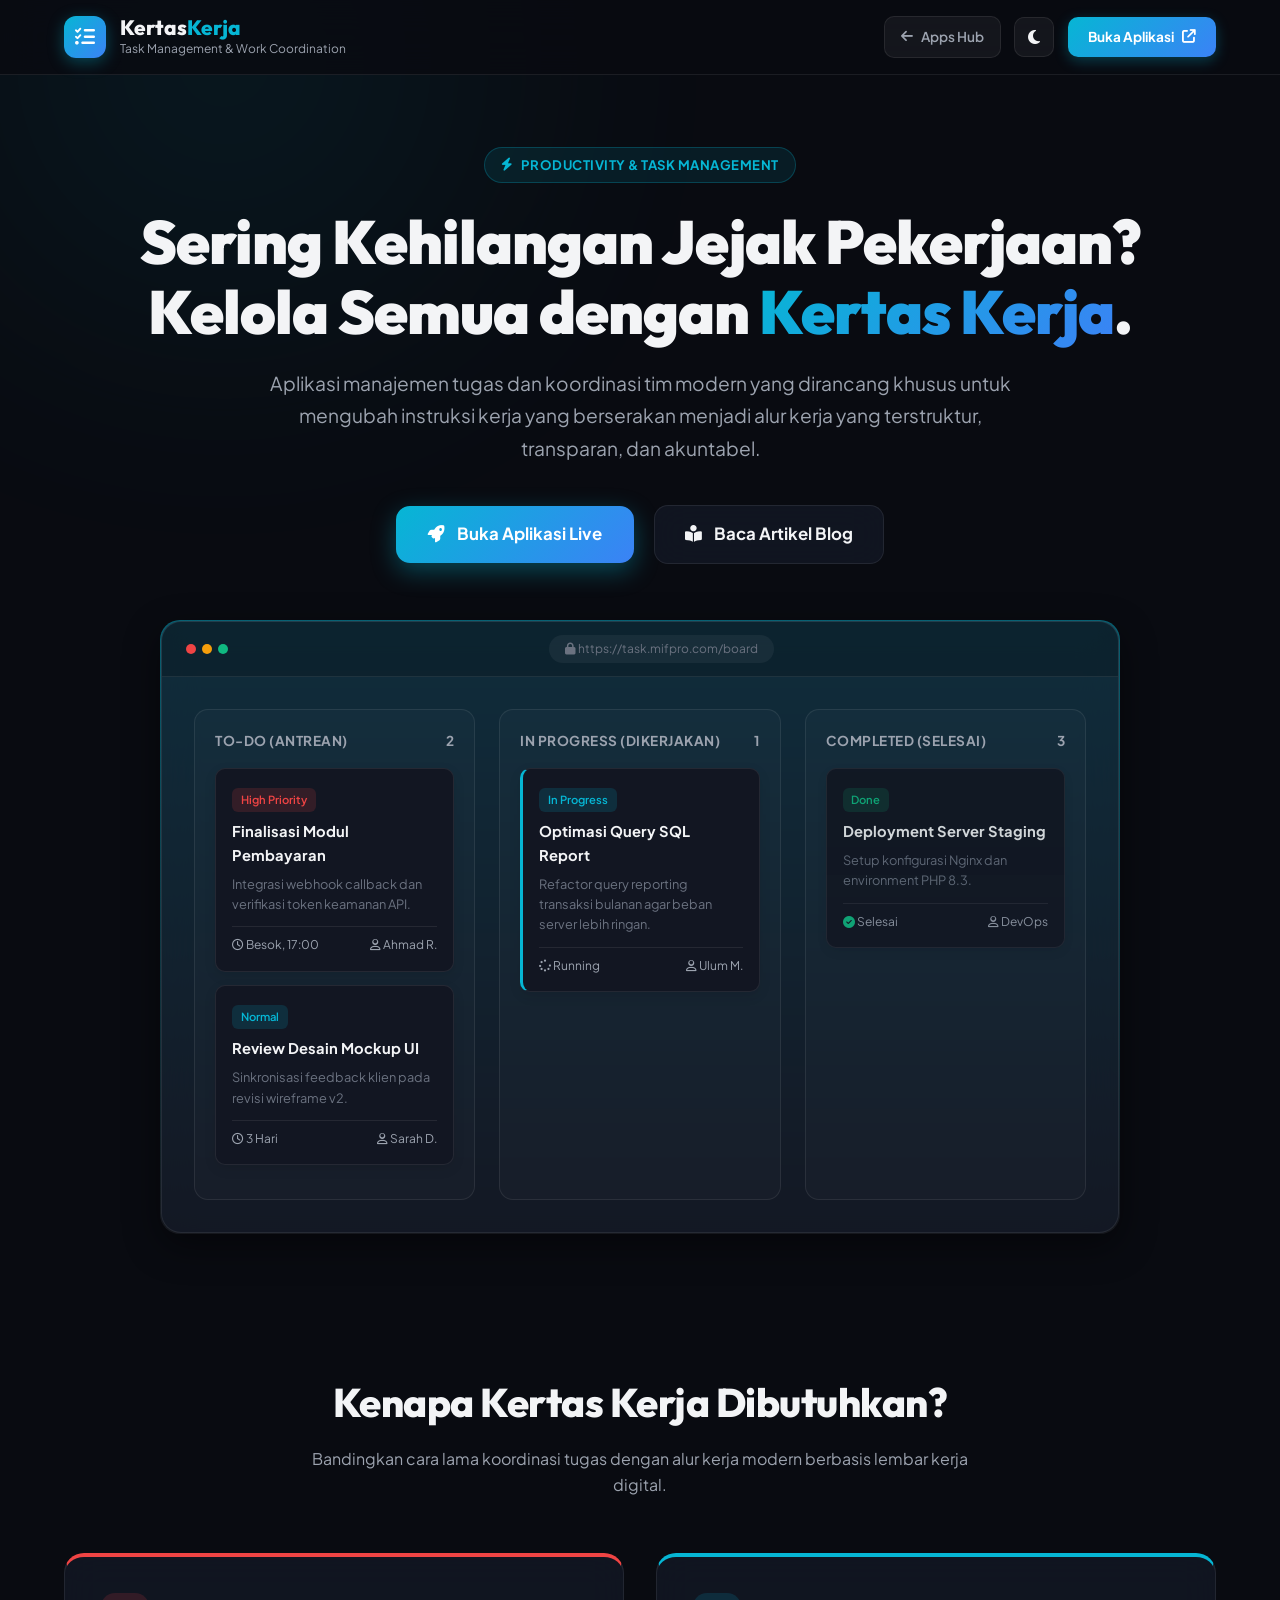
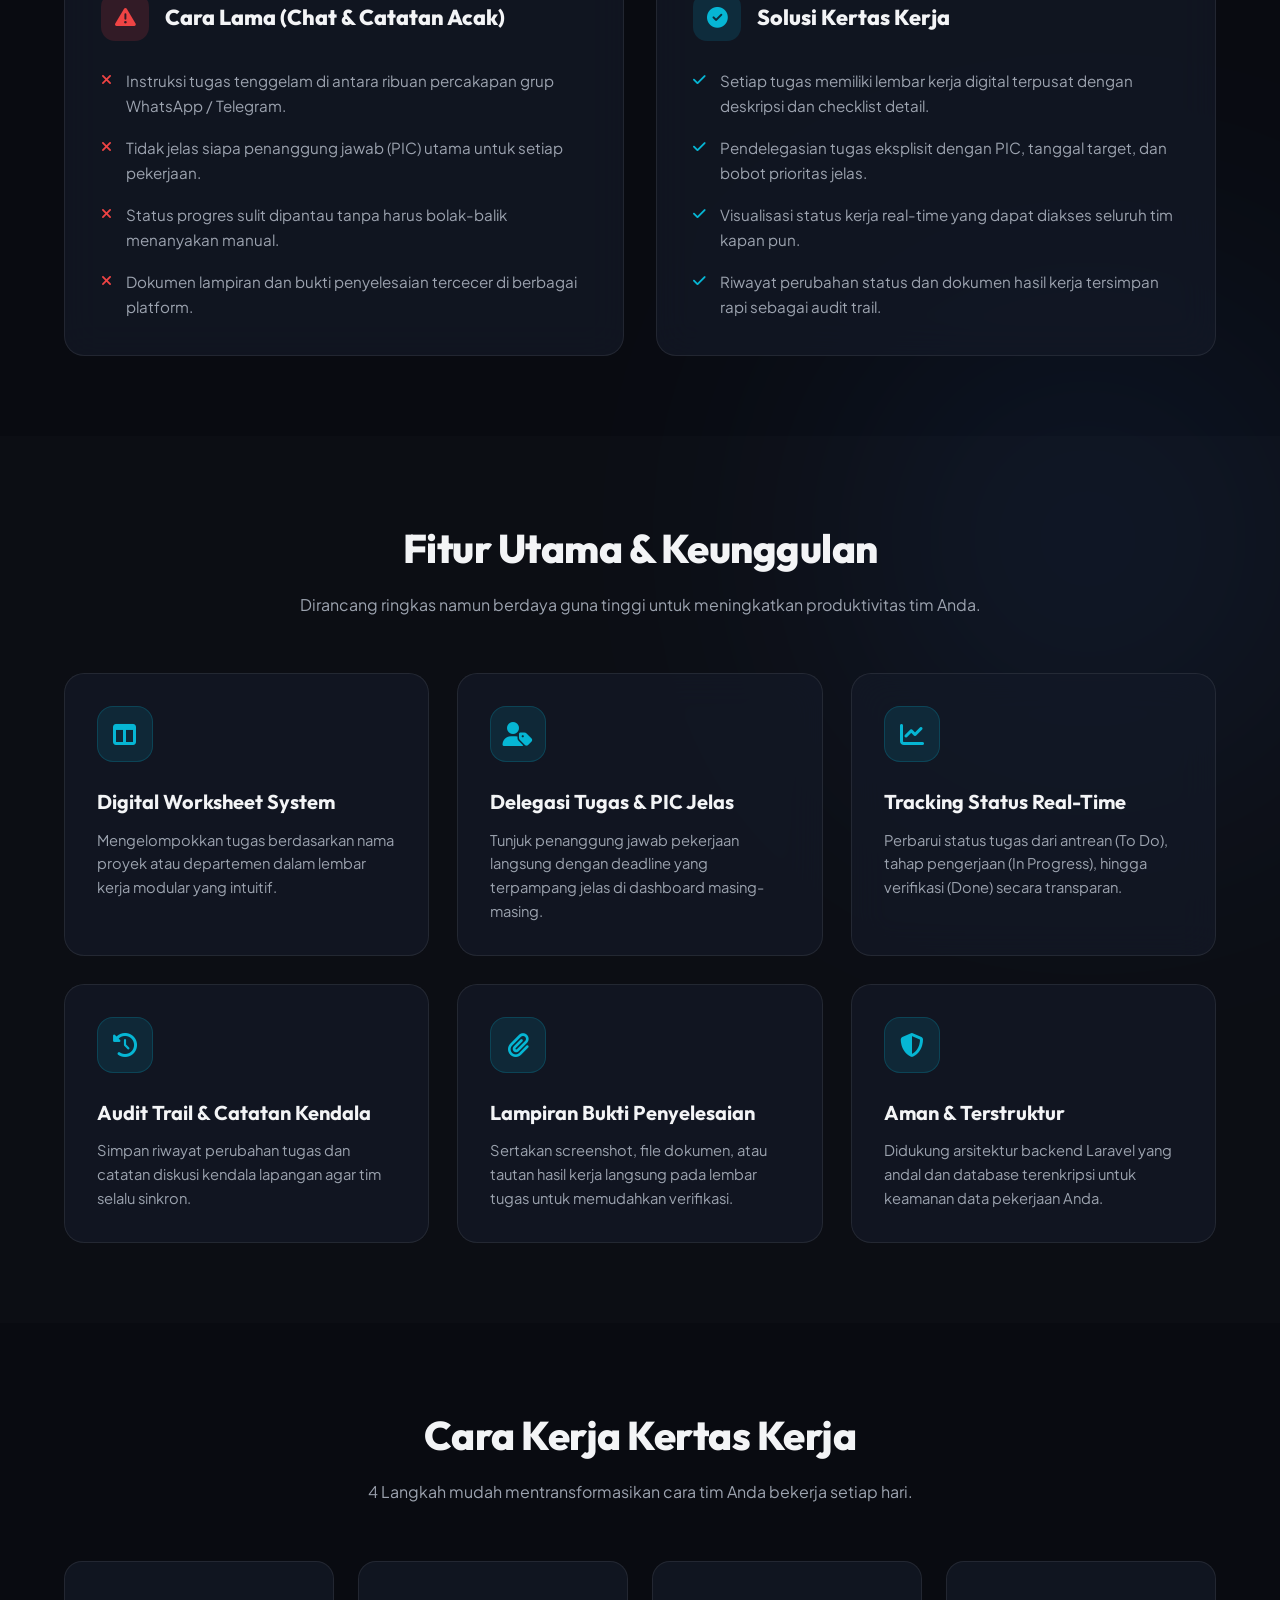
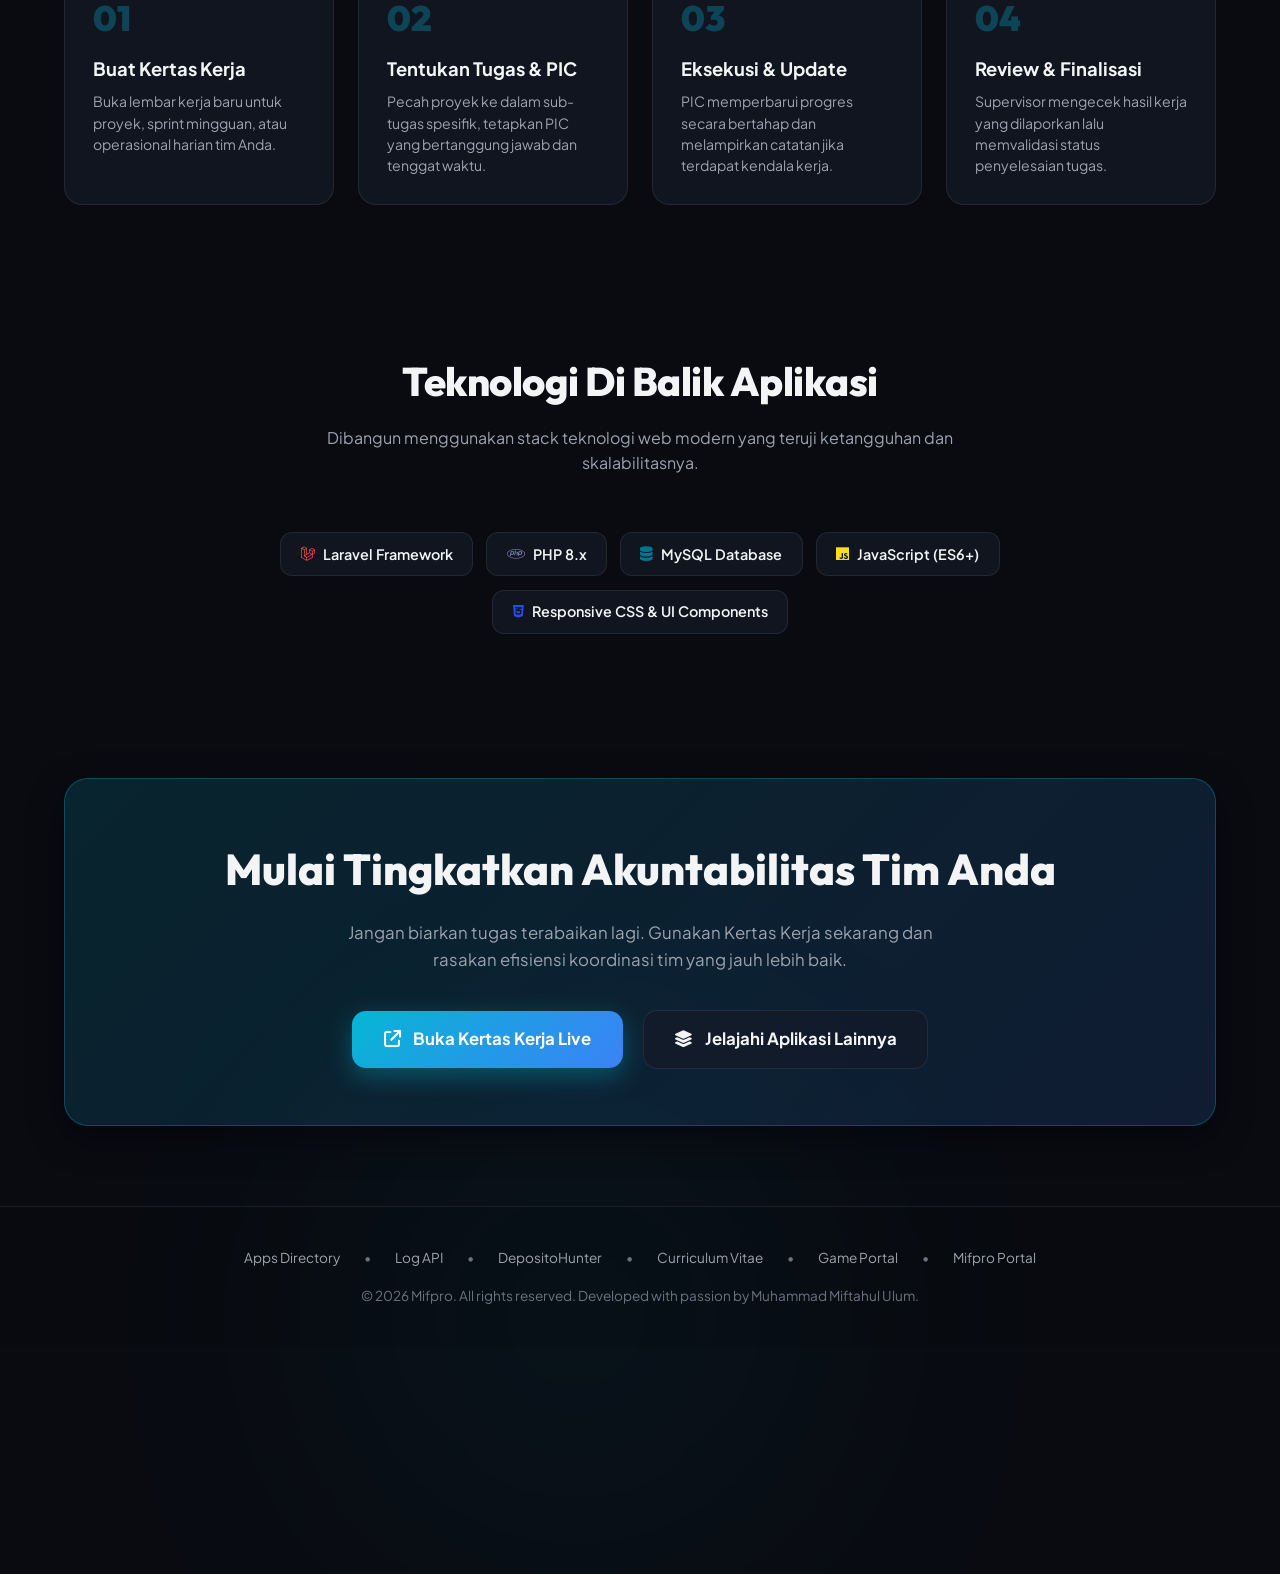
<file: Apps/kertas-kerja.html>
<!DOCTYPE html>
<html lang="id">

<head>
    <meta charset="UTF-8">
    <meta name="viewport" content="width=device-width, initial-scale=1.0">
    <title>Kertas Kerja - Aplikasi Task Management & Kolaborasi Tim | Mifpro Apps</title>

    <!-- Meta SEO -->
    <meta name="description"
        content="Kertas Kerja adalah aplikasi task management dan koordinasi tim cerdas buatan Muhammad Miftahul Ulum (Mifpro) untuk mengelola lembar kerja, pendelegasian tugas, tracking progres, dan riwayat pekerjaan.">
    <meta name="keywords"
        content="Kertas Kerja, Task Management, Manajemen Tugas, Kolaborasi Tim, Productivity Apps, Laravel, PHP, Muhammad Miftahul Ulum, Mifpro Apps">
    <meta name="author" content="Muhammad Miftahul Ulum">
    <meta name="robots" content="index, follow">

    <!-- Open Graph / Facebook -->
    <meta property="og:type" content="website">
    <meta property="og:url" content="https://mifpro.com/Apps/kertas-kerja.html">
    <meta property="og:title" content="Kertas Kerja - Aplikasi Task Management & Kolaborasi Tim">
    <meta property="og:description"
        content="Kelola tugas dan lembar kerja tim secara terstruktur, transparan, dan akuntabel tanpa ada pekerjaan yang tertinggal.">
    <meta property="og:image" content="https://mifpro.com/img/og-image-apps.jpg">

    <!-- Favicon -->
    <link rel="icon" type="image/x-icon" href="ico-app.ico">

    <!-- Google Fonts -->
    <link rel="preconnect" href="https://fonts.googleapis.com">
    <link rel="preconnect" href="https://fonts.gstatic.com" crossorigin>
    <link
        href="https://fonts.googleapis.com/css2?family=Outfit:wght@300;400;500;600;700;800;900&family=Plus+Jakarta+Sans:wght@300;400;500;600;700;800&display=swap"
        rel="stylesheet">

    <!-- FontAwesome Icons -->
    <link rel="stylesheet" href="https://cdnjs.cloudflare.com/ajax/libs/font-awesome/6.4.0/css/all.min.css">

    <style>
        :root {
            --bg-primary: #090b11;
            --bg-secondary: #121622;
            --bg-card: rgba(20, 25, 40, 0.72);
            --border-card: rgba(255, 255, 255, 0.08);
            --border-card-hover: rgba(6, 182, 212, 0.35);

            --text-primary: #f3f4f6;
            --text-secondary: #9ca3af;
            --text-muted: #6b7280;

            --app-theme: #06b6d4;
            --app-theme-rgb: 6, 182, 212;
            --app-theme-gradient: linear-gradient(135deg, #06b6d4 0%, #3b82f6 100%);

            --glass-blur: 18px;
            --card-shadow: 0 12px 36px 0 rgba(0, 0, 0, 0.45);
            --card-shadow-hover: 0 18px 48px 0 rgba(6, 182, 212, 0.25);

            --font-heading: 'Outfit', sans-serif;
            --font-body: 'Plus Jakarta Sans', sans-serif;

            --transition-speed: 0.3s;
            --ease-bounce: cubic-bezier(0.34, 1.56, 0.64, 1);
            --ease-out: cubic-bezier(0.16, 1, 0.3, 1);
        }

        body.light-theme {
            --bg-primary: #f0f4f8;
            --bg-secondary: #ffffff;
            --bg-card: rgba(255, 255, 255, 0.85);
            --border-card: rgba(0, 0, 0, 0.08);
            --border-card-hover: rgba(6, 182, 212, 0.45);

            --text-primary: #0f172a;
            --text-secondary: #475569;
            --text-muted: #94a3b8;

            --card-shadow: 0 10px 30px rgba(6, 182, 212, 0.08);
            --card-shadow-hover: 0 16px 40px rgba(6, 182, 212, 0.18);
        }

        * {
            margin: 0;
            padding: 0;
            box-sizing: border-box;
        }

        body {
            background-color: var(--bg-primary);
            color: var(--text-primary);
            font-family: var(--font-body);
            min-height: 100vh;
            overflow-x: hidden;
            position: relative;
            display: flex;
            flex-direction: column;
            justify-content: space-between;
            line-height: 1.6;
            transition: background-color var(--transition-speed) ease, color var(--transition-speed) ease;
        }

        /* Ambient Glows */
        .bg-glow {
            position: absolute;
            border-radius: 50%;
            filter: blur(140px);
            z-index: -1;
            opacity: 0.2;
            pointer-events: none;
        }

        body.light-theme .bg-glow {
            opacity: 0.12;
        }

        .bg-glow-1 {
            top: -5%;
            left: -5%;
            width: 45vw;
            height: 45vw;
            background: radial-gradient(circle, #06b6d4 0%, transparent 70%);
        }

        .bg-glow-2 {
            top: 40%;
            right: -10%;
            width: 50vw;
            height: 50vw;
            background: radial-gradient(circle, #3b82f6 0%, transparent 70%);
        }

        .bg-glow-3 {
            bottom: -5%;
            left: 25%;
            width: 40vw;
            height: 40vw;
            background: radial-gradient(circle, #0891b2 0%, transparent 70%);
        }

        /* Header / Navbar */
        .app-header {
            position: sticky;
            top: 0;
            z-index: 100;
            background: rgba(9, 11, 17, 0.8);
            backdrop-filter: blur(var(--glass-blur));
            -webkit-backdrop-filter: blur(var(--glass-blur));
            border-bottom: 1px solid var(--border-card);
            transition: background var(--transition-speed) ease, border-color var(--transition-speed) ease;
        }

        body.light-theme .app-header {
            background: rgba(255, 255, 255, 0.85);
        }

        .header-container {
            max-width: 1200px;
            margin: 0 auto;
            padding: 1rem 1.5rem;
            display: flex;
            align-items: center;
            justify-content: space-between;
            gap: 1rem;
        }

        .nav-brand {
            display: flex;
            align-items: center;
            gap: 0.85rem;
            text-decoration: none;
            color: inherit;
        }

        .logo-icon {
            width: 42px;
            height: 42px;
            background: var(--app-theme-gradient);
            border-radius: 12px;
            display: flex;
            align-items: center;
            justify-content: center;
            color: #ffffff;
            font-size: 1.25rem;
            box-shadow: 0 4px 16px rgba(var(--app-theme-rgb), 0.35);
        }

        .logo-text h1 {
            font-family: var(--font-heading);
            font-size: 1.3rem;
            font-weight: 800;
            line-height: 1.1;
        }

        .logo-text h1 span {
            color: var(--app-theme);
        }

        .logo-text p {
            font-size: 0.75rem;
            color: var(--text-secondary);
        }

        .nav-actions {
            display: flex;
            align-items: center;
            gap: 0.85rem;
        }

        .btn-back-hub {
            display: inline-flex;
            align-items: center;
            gap: 0.5rem;
            padding: 0.55rem 1rem;
            border-radius: 10px;
            background: rgba(255, 255, 255, 0.05);
            border: 1px solid var(--border-card);
            color: var(--text-secondary);
            font-size: 0.85rem;
            font-weight: 600;
            text-decoration: none;
            transition: all var(--transition-speed) ease;
        }

        .btn-back-hub:hover {
            color: var(--text-primary);
            background: rgba(var(--app-theme-rgb), 0.1);
            border-color: rgba(var(--app-theme-rgb), 0.3);
            transform: translateY(-2px);
        }

        .theme-toggle-btn {
            width: 40px;
            height: 40px;
            border-radius: 10px;
            background: rgba(255, 255, 255, 0.05);
            border: 1px solid var(--border-card);
            color: var(--text-primary);
            display: flex;
            align-items: center;
            justify-content: center;
            cursor: pointer;
            transition: all var(--transition-speed) ease;
        }

        .theme-toggle-btn:hover {
            background: rgba(var(--app-theme-rgb), 0.15);
            border-color: rgba(var(--app-theme-rgb), 0.4);
            transform: scale(1.05);
        }

        .btn-header-cta {
            display: inline-flex;
            align-items: center;
            gap: 0.5rem;
            padding: 0.55rem 1.25rem;
            border-radius: 10px;
            background: var(--app-theme-gradient);
            color: #ffffff;
            font-size: 0.85rem;
            font-weight: 700;
            text-decoration: none;
            box-shadow: 0 4px 14px rgba(var(--app-theme-rgb), 0.3);
            transition: all var(--transition-speed) ease;
        }

        .btn-header-cta:hover {
            box-shadow: 0 6px 20px rgba(var(--app-theme-rgb), 0.5);
            transform: translateY(-2px);
        }

        /* Container */
        .container {
            max-width: 1200px;
            margin: 0 auto;
            padding: 0 1.5rem;
        }

        /* Hero Section */
        .hero-section {
            padding: 4.5rem 0 3.5rem;
            text-align: center;
            position: relative;
        }

        .badge-pill {
            display: inline-flex;
            align-items: center;
            gap: 0.5rem;
            padding: 0.4rem 1rem;
            border-radius: 30px;
            background: rgba(var(--app-theme-rgb), 0.1);
            border: 1px solid rgba(var(--app-theme-rgb), 0.25);
            color: var(--app-theme);
            font-size: 0.82rem;
            font-weight: 700;
            letter-spacing: 0.5px;
            text-transform: uppercase;
            margin-bottom: 1.5rem;
        }

        .hero-title {
            font-family: var(--font-heading);
            font-size: clamp(2.3rem, 5vw, 3.8rem);
            font-weight: 900;
            line-height: 1.15;
            margin-bottom: 1.25rem;
            letter-spacing: -1px;
        }

        .hero-title span {
            background: var(--app-theme-gradient);
            -webkit-background-clip: text;
            -webkit-text-fill-color: transparent;
        }

        .hero-subtitle {
            font-size: clamp(1rem, 2vw, 1.2rem);
            color: var(--text-secondary);
            max-width: 780px;
            margin: 0 auto 2.5rem;
            line-height: 1.7;
        }

        .hero-cta-group {
            display: flex;
            align-items: center;
            justify-content: center;
            gap: 1.25rem;
            flex-wrap: wrap;
            margin-bottom: 3.5rem;
        }

        .btn-primary-hero {
            display: inline-flex;
            align-items: center;
            gap: 0.75rem;
            padding: 0.95rem 2rem;
            border-radius: 14px;
            background: var(--app-theme-gradient);
            color: #ffffff;
            font-size: 1.05rem;
            font-weight: 700;
            text-decoration: none;
            box-shadow: 0 8px 24px rgba(var(--app-theme-rgb), 0.35);
            transition: all var(--transition-speed) var(--ease-bounce);
        }

        .btn-primary-hero:hover {
            transform: translateY(-3px) scale(1.02);
            box-shadow: 0 12px 32px rgba(var(--app-theme-rgb), 0.5);
        }

        .btn-secondary-hero {
            display: inline-flex;
            align-items: center;
            gap: 0.75rem;
            padding: 0.95rem 1.85rem;
            border-radius: 14px;
            background: var(--bg-card);
            border: 1px solid var(--border-card);
            color: var(--text-primary);
            font-size: 1.05rem;
            font-weight: 700;
            text-decoration: none;
            backdrop-filter: blur(var(--glass-blur));
            transition: all var(--transition-speed) ease;
        }

        .btn-secondary-hero:hover {
            background: rgba(var(--app-theme-rgb), 0.1);
            border-color: rgba(var(--app-theme-rgb), 0.35);
            transform: translateY(-3px);
            color: var(--app-theme);
        }

        /* Mockup Preview Card */
        .preview-wrapper {
            position: relative;
            max-width: 960px;
            margin: 0 auto;
            border-radius: 20px;
            padding: 1px;
            background: linear-gradient(180deg, rgba(var(--app-theme-rgb), 0.5) 0%, rgba(255, 255, 255, 0.05) 100%);
            box-shadow: var(--card-shadow);
        }

        .preview-container {
            background: var(--bg-card);
            backdrop-filter: blur(var(--glass-blur));
            -webkit-backdrop-filter: blur(var(--glass-blur));
            border-radius: 20px;
            overflow: hidden;
            border: 1px solid var(--border-card);
        }

        .preview-topbar {
            display: flex;
            align-items: center;
            justify-content: space-between;
            padding: 0.85rem 1.5rem;
            background: rgba(0, 0, 0, 0.2);
            border-bottom: 1px solid var(--border-card);
        }

        body.light-theme .preview-topbar {
            background: rgba(0, 0, 0, 0.03);
        }

        .window-dots {
            display: flex;
            gap: 6px;
        }

        .dot {
            width: 10px;
            height: 10px;
            border-radius: 50%;
        }

        .dot-red {
            background: #ef4444;
        }

        .dot-yellow {
            background: #f59e0b;
        }

        .dot-green {
            background: #10b981;
        }

        .preview-url {
            font-size: 0.75rem;
            color: var(--text-muted);
            background: rgba(255, 255, 255, 0.05);
            padding: 0.25rem 1rem;
            border-radius: 20px;
        }

        .preview-body {
            padding: 2rem;
            display: grid;
            grid-template-columns: repeat(auto-fit, minmax(260px, 1fr));
            gap: 1.5rem;
            text-align: left;
        }

        .mock-column {
            background: rgba(255, 255, 255, 0.02);
            border: 1px solid var(--border-card);
            border-radius: 14px;
            padding: 1.25rem;
        }

        .mock-column-title {
            display: flex;
            align-items: center;
            justify-content: space-between;
            font-size: 0.85rem;
            font-weight: 700;
            margin-bottom: 1rem;
            color: var(--text-secondary);
            text-transform: uppercase;
            letter-spacing: 0.5px;
        }

        .mock-card {
            background: var(--bg-secondary);
            border: 1px solid var(--border-card);
            border-radius: 10px;
            padding: 1rem;
            margin-bottom: 0.85rem;
            box-shadow: 0 4px 12px rgba(0, 0, 0, 0.1);
        }

        .mock-tag {
            font-size: 0.7rem;
            padding: 0.2rem 0.55rem;
            border-radius: 6px;
            font-weight: 600;
            display: inline-block;
            margin-bottom: 0.5rem;
        }

        .tag-urgent {
            background: rgba(239, 68, 68, 0.15);
            color: #ef4444;
        }

        .tag-progress {
            background: rgba(6, 182, 212, 0.15);
            color: #06b6d4;
        }

        .tag-done {
            background: rgba(16, 185, 129, 0.15);
            color: #10b981;
        }

        .mock-card h4 {
            font-size: 0.92rem;
            font-weight: 700;
            margin-bottom: 0.4rem;
        }

        .mock-card p {
            font-size: 0.8rem;
            color: var(--text-muted);
            margin-bottom: 0.75rem;
        }

        .mock-card-footer {
            display: flex;
            align-items: center;
            justify-content: space-between;
            font-size: 0.75rem;
            color: var(--text-secondary);
            border-top: 1px solid var(--border-card);
            padding-top: 0.5rem;
        }

        /* Problem vs Solution */
        .comparison-section {
            padding: 5rem 0;
        }

        .section-header {
            text-align: center;
            max-width: 700px;
            margin: 0 auto 3.5rem;
        }

        .section-header h2 {
            font-family: var(--font-heading);
            font-size: clamp(1.8rem, 3.5vw, 2.5rem);
            font-weight: 800;
            margin-bottom: 0.75rem;
            letter-spacing: -0.5px;
        }

        .section-header p {
            color: var(--text-secondary);
            font-size: 1rem;
        }

        .comparison-grid {
            display: grid;
            grid-template-columns: repeat(auto-fit, minmax(320px, 1fr));
            gap: 2rem;
        }

        .comparison-card {
            background: var(--bg-card);
            backdrop-filter: blur(var(--glass-blur));
            border-radius: 20px;
            padding: 2.25rem;
            border: 1px solid var(--border-card);
            transition: transform var(--transition-speed) ease, border-color var(--transition-speed) ease;
        }

        .comparison-card.problem {
            border-top: 4px solid #ef4444;
        }

        .comparison-card.solution {
            border-top: 4px solid var(--app-theme);
        }

        .comparison-card:hover {
            transform: translateY(-5px);
        }

        .comparison-card-header {
            display: flex;
            align-items: center;
            gap: 1rem;
            margin-bottom: 1.75rem;
        }

        .comparison-icon {
            width: 48px;
            height: 48px;
            border-radius: 14px;
            display: flex;
            align-items: center;
            justify-content: center;
            font-size: 1.3rem;
        }

        .problem .comparison-icon {
            background: rgba(239, 68, 68, 0.15);
            color: #ef4444;
        }

        .solution .comparison-icon {
            background: rgba(var(--app-theme-rgb), 0.15);
            color: var(--app-theme);
        }

        .comparison-card-header h3 {
            font-family: var(--font-heading);
            font-size: 1.35rem;
            font-weight: 800;
        }

        .comparison-list {
            list-style: none;
            display: flex;
            flex-direction: column;
            gap: 1.15rem;
        }

        .comparison-list li {
            display: flex;
            align-items: flex-start;
            gap: 0.85rem;
            font-size: 0.95rem;
            color: var(--text-secondary);
        }

        .comparison-list li i {
            margin-top: 0.25rem;
            flex-shrink: 0;
            font-size: 0.9rem;
        }

        .problem .comparison-list li i {
            color: #ef4444;
        }

        .solution .comparison-list li i {
            color: var(--app-theme);
        }

        /* Features Section */
        .features-section {
            padding: 5rem 0;
            background: rgba(255, 255, 255, 0.01);
        }

        .features-grid {
            display: grid;
            grid-template-columns: repeat(auto-fit, minmax(320px, 1fr));
            gap: 1.75rem;
        }

        .feature-card {
            background: var(--bg-card);
            backdrop-filter: blur(var(--glass-blur));
            border: 1px solid var(--border-card);
            border-radius: 20px;
            padding: 2rem;
            transition: all var(--transition-speed) var(--ease-out);
            position: relative;
            overflow: hidden;
        }

        .feature-card:hover {
            border-color: var(--border-card-hover);
            transform: translateY(-6px);
            box-shadow: var(--card-shadow-hover);
        }

        .feature-icon-wrapper {
            width: 56px;
            height: 56px;
            border-radius: 16px;
            background: rgba(var(--app-theme-rgb), 0.12);
            color: var(--app-theme);
            display: flex;
            align-items: center;
            justify-content: center;
            font-size: 1.5rem;
            margin-bottom: 1.5rem;
            border: 1px solid rgba(var(--app-theme-rgb), 0.2);
            transition: all var(--transition-speed) ease;
        }

        .feature-card:hover .feature-icon-wrapper {
            background: var(--app-theme);
            color: #ffffff;
            transform: scale(1.1) rotate(5deg);
        }

        .feature-card h3 {
            font-family: var(--font-heading);
            font-size: 1.25rem;
            font-weight: 700;
            margin-bottom: 0.65rem;
        }

        .feature-card p {
            font-size: 0.92rem;
            color: var(--text-secondary);
            line-height: 1.6;
        }

        /* Workflow Steps */
        .workflow-section {
            padding: 5rem 0;
        }

        .steps-timeline {
            display: grid;
            grid-template-columns: repeat(auto-fit, minmax(240px, 1fr));
            gap: 1.5rem;
            position: relative;
        }

        .step-card {
            background: var(--bg-card);
            border: 1px solid var(--border-card);
            border-radius: 18px;
            padding: 1.75rem;
            position: relative;
        }

        .step-number {
            font-family: var(--font-heading);
            font-size: 2.2rem;
            font-weight: 900;
            color: rgba(var(--app-theme-rgb), 0.3);
            margin-bottom: 0.5rem;
        }

        .step-card h3 {
            font-size: 1.15rem;
            font-weight: 700;
            margin-bottom: 0.5rem;
        }

        .step-card p {
            font-size: 0.88rem;
            color: var(--text-secondary);
            line-height: 1.5;
        }

        /* Tech Stack */
        .tech-section {
            padding: 4rem 0;
            text-align: center;
        }

        .tech-tags-wrapper {
            display: flex;
            align-items: center;
            justify-content: center;
            gap: 0.85rem;
            flex-wrap: wrap;
            max-width: 800px;
            margin: 2rem auto 0;
        }

        .tech-badge {
            display: inline-flex;
            align-items: center;
            gap: 0.5rem;
            padding: 0.6rem 1.2rem;
            background: var(--bg-card);
            border: 1px solid var(--border-card);
            border-radius: 12px;
            font-size: 0.9rem;
            font-weight: 600;
            color: var(--text-primary);
            transition: all var(--transition-speed) ease;
        }

        .tech-badge:hover {
            border-color: rgba(var(--app-theme-rgb), 0.5);
            background: rgba(var(--app-theme-rgb), 0.08);
            transform: translateY(-2px);
        }

        /* CTA Banner */
        .cta-banner-section {
            padding: 5rem 0;
        }

        .cta-banner-box {
            background: linear-gradient(135deg, rgba(6, 182, 212, 0.15) 0%, rgba(59, 130, 246, 0.15) 100%);
            border: 1px solid rgba(var(--app-theme-rgb), 0.3);
            border-radius: 24px;
            padding: 3.5rem 2rem;
            text-align: center;
            position: relative;
            overflow: hidden;
            box-shadow: var(--card-shadow);
        }

        .cta-banner-box h2 {
            font-family: var(--font-heading);
            font-size: clamp(1.8rem, 4vw, 2.7rem);
            font-weight: 800;
            margin-bottom: 1rem;
        }

        .cta-banner-box p {
            font-size: 1.05rem;
            color: var(--text-secondary);
            max-width: 650px;
            margin: 0 auto 2.25rem;
        }

        /* Footer */
        .app-footer {
            border-top: 1px solid var(--border-card);
            padding: 2.5rem 0;
            background: rgba(0, 0, 0, 0.1);
            text-align: center;
            font-size: 0.85rem;
            color: var(--text-muted);
        }

        .footer-links {
            display: flex;
            align-items: center;
            justify-content: center;
            gap: 1.5rem;
            margin-bottom: 1rem;
            flex-wrap: wrap;
        }

        .footer-links a {
            color: var(--text-secondary);
            text-decoration: none;
            transition: color var(--transition-speed) ease;
        }

        .footer-links a:hover {
            color: var(--app-theme);
        }

        @media (max-width: 768px) {
            .hero-section {
                padding: 3rem 0 2rem;
            }

            .header-container {
                padding: 0.85rem 1rem;
            }

            .btn-header-cta {
                display: none;
            }
        }
    </style>
</head>

<body>
    <!-- Background Decor -->
    <div class="bg-glow bg-glow-1"></div>
    <div class="bg-glow bg-glow-2"></div>
    <div class="bg-glow bg-glow-3"></div>

    <!-- Header Navbar -->
    <header class="app-header">
        <div class="header-container">
            <a href="index.html" class="nav-brand">
                <div class="logo-icon">
                    <i class="fa-solid fa-list-check"></i>
                </div>
                <div class="logo-text">
                    <h1>Kertas<span>Kerja</span></h1>
                    <p>Task Management & Work Coordination</p>
                </div>
            </a>

            <div class="nav-actions">
                <a href="index.html" class="btn-back-hub" title="Kembali ke Direktori Aplikasi">
                    <i class="fa-solid fa-arrow-left"></i>
                    <span>Apps Hub</span>
                </a>

                <div class="theme-toggle-btn" id="theme-toggle" title="Ubah Mode Tema">
                    <i class="fa-solid fa-moon"></i>
                </div>

                <a href="https://task.mifpro.com" target="_blank" class="btn-header-cta">
                    <span>Buka Aplikasi</span>
                    <i class="fa-solid fa-arrow-up-right-from-square"></i>
                </a>
            </div>
        </div>
    </header>

    <main>
        <!-- Hero Section -->
        <section class="hero-section">
            <div class="container">
                <div class="badge-pill">
                    <i class="fa-solid fa-bolt"></i>
                    <span>Productivity & Task Management</span>
                </div>

                <h1 class="hero-title">
                    Sering Kehilangan Jejak Pekerjaan?<br>
                    Kelola Semua dengan <span>Kertas Kerja</span>.
                </h1>

                <p class="hero-subtitle">
                    Aplikasi manajemen tugas dan koordinasi tim modern yang dirancang khusus untuk mengubah instruksi
                    kerja yang berserakan menjadi alur kerja yang terstruktur, transparan, dan akuntabel.
                </p>

                <div class="hero-cta-group">
                    <a href="https://task.mifpro.com" target="_blank" class="btn-primary-hero">
                        <i class="fa-solid fa-rocket"></i>
                        <span>Buka Aplikasi Live</span>
                    </a>

                    <a href="https://mifpro.com/sering-kehilangan-jejak-pekerjaan-aplikasi-kertas-kerja-ini-punya-cara-berbeda-mengelola-tugas-tim/"
                        target="_blank" class="btn-secondary-hero">
                        <i class="fa-solid fa-book-open-reader"></i>
                        <span>Baca Artikel Blog</span>
                    </a>
                </div>

                <!-- Mockup Interactive Visual -->
                <div class="preview-wrapper">
                    <div class="preview-container">
                        <div class="preview-topbar">
                            <div class="window-dots">
                                <span class="dot dot-red"></span>
                                <span class="dot dot-yellow"></span>
                                <span class="dot dot-green"></span>
                            </div>
                            <span class="preview-url"><i class="fa-solid fa-lock"></i>
                                https://task.mifpro.com/board</span>
                            <div></div>
                        </div>

                        <div class="preview-body">
                            <!-- Column 1 -->
                            <div class="mock-column">
                                <div class="mock-column-title">
                                    <span>To-Do (Antrean)</span>
                                    <span>2</span>
                                </div>
                                <div class="mock-card">
                                    <span class="mock-tag tag-urgent">High Priority</span>
                                    <h4>Finalisasi Modul Pembayaran</h4>
                                    <p>Integrasi webhook callback dan verifikasi token keamanan API.</p>
                                    <div class="mock-card-footer">
                                        <span><i class="fa-regular fa-clock"></i> Besok, 17:00</span>
                                        <span><i class="fa-regular fa-user"></i> Ahmad R.</span>
                                    </div>
                                </div>
                                <div class="mock-card">
                                    <span class="mock-tag tag-progress">Normal</span>
                                    <h4>Review Desain Mockup UI</h4>
                                    <p>Sinkronisasi feedback klien pada revisi wireframe v2.</p>
                                    <div class="mock-card-footer">
                                        <span><i class="fa-regular fa-clock"></i> 3 Hari</span>
                                        <span><i class="fa-regular fa-user"></i> Sarah D.</span>
                                    </div>
                                </div>
                            </div>

                            <!-- Column 2 -->
                            <div class="mock-column">
                                <div class="mock-column-title">
                                    <span>In Progress (Dikerjakan)</span>
                                    <span>1</span>
                                </div>
                                <div class="mock-card" style="border-left: 3px solid #06b6d4;">
                                    <span class="mock-tag tag-progress">In Progress</span>
                                    <h4>Optimasi Query SQL Report</h4>
                                    <p>Refactor query reporting transaksi bulanan agar beban server lebih ringan.</p>
                                    <div class="mock-card-footer">
                                        <span><i class="fa-solid fa-spinner fa-spin"></i> Running</span>
                                        <span><i class="fa-regular fa-user"></i> Ulum M.</span>
                                    </div>
                                </div>
                            </div>

                            <!-- Column 3 -->
                            <div class="mock-column">
                                <div class="mock-column-title">
                                    <span>Completed (Selesai)</span>
                                    <span>3</span>
                                </div>
                                <div class="mock-card" style="opacity: 0.85;">
                                    <span class="mock-tag tag-done">Done</span>
                                    <h4>Deployment Server Staging</h4>
                                    <p>Setup konfigurasi Nginx dan environment PHP 8.3.</p>
                                    <div class="mock-card-footer">
                                        <span><i class="fa-solid fa-check-circle" style="color: #10b981;"></i>
                                            Selesai</span>
                                        <span><i class="fa-regular fa-user"></i> DevOps</span>
                                    </div>
                                </div>
                            </div>
                        </div>
                    </div>
                </div>
            </div>
        </section>

        <!-- Problem vs Solution Section -->
        <section class="comparison-section">
            <div class="container">
                <div class="section-header">
                    <h2>Kenapa Kertas Kerja Dibutuhkan?</h2>
                    <p>Bandingkan cara lama koordinasi tugas dengan alur kerja modern berbasis lembar kerja digital.</p>
                </div>

                <div class="comparison-grid">
                    <!-- Problem Card -->
                    <div class="comparison-card problem">
                        <div class="comparison-card-header">
                            <div class="comparison-icon">
                                <i class="fa-solid fa-triangle-exclamation"></i>
                            </div>
                            <h3>Cara Lama (Chat & Catatan Acak)</h3>
                        </div>
                        <ul class="comparison-list">
                            <li>
                                <i class="fa-solid fa-xmark"></i>
                                <span>Instruksi tugas tenggelam di antara ribuan percakapan grup WhatsApp /
                                    Telegram.</span>
                            </li>
                            <li>
                                <i class="fa-solid fa-xmark"></i>
                                <span>Tidak jelas siapa penanggung jawab (PIC) utama untuk setiap pekerjaan.</span>
                            </li>
                            <li>
                                <i class="fa-solid fa-xmark"></i>
                                <span>Status progres sulit dipantau tanpa harus bolak-balik menanyakan manual.</span>
                            </li>
                            <li>
                                <i class="fa-solid fa-xmark"></i>
                                <span>Dokumen lampiran dan bukti penyelesaian tercecer di berbagai platform.</span>
                            </li>
                        </ul>
                    </div>

                    <!-- Solution Card -->
                    <div class="comparison-card solution">
                        <div class="comparison-card-header">
                            <div class="comparison-icon">
                                <i class="fa-solid fa-circle-check"></i>
                            </div>
                            <h3>Solusi Kertas Kerja</h3>
                        </div>
                        <ul class="comparison-list">
                            <li>
                                <i class="fa-solid fa-check"></i>
                                <span>Setiap tugas memiliki lembar kerja digital terpusat dengan deskripsi dan checklist
                                    detail.</span>
                            </li>
                            <li>
                                <i class="fa-solid fa-check"></i>
                                <span>Pendelegasian tugas eksplisit dengan PIC, tanggal target, dan bobot prioritas
                                    jelas.</span>
                            </li>
                            <li>
                                <i class="fa-solid fa-check"></i>
                                <span>Visualisasi status kerja real-time yang dapat diakses seluruh tim kapan
                                    pun.</span>
                            </li>
                            <li>
                                <i class="fa-solid fa-check"></i>
                                <span>Riwayat perubahan status dan dokumen hasil kerja tersimpan rapi sebagai audit
                                    trail.</span>
                            </li>
                        </ul>
                    </div>
                </div>
            </div>
        </section>

        <!-- Key Features Section -->
        <section class="features-section">
            <div class="container">
                <div class="section-header">
                    <h2>Fitur Utama & Keunggulan</h2>
                    <p>Dirancang ringkas namun berdaya guna tinggi untuk meningkatkan produktivitas tim Anda.</p>
                </div>

                <div class="features-grid">
                    <div class="feature-card">
                        <div class="feature-icon-wrapper">
                            <i class="fa-solid fa-table-columns"></i>
                        </div>
                        <h3>Digital Worksheet System</h3>
                        <p>Mengelompokkan tugas berdasarkan nama proyek atau departemen dalam lembar kerja modular yang
                            intuitif.</p>
                    </div>

                    <div class="feature-card">
                        <div class="feature-icon-wrapper">
                            <i class="fa-solid fa-user-tag"></i>
                        </div>
                        <h3>Delegasi Tugas & PIC Jelas</h3>
                        <p>Tunjuk penanggung jawab pekerjaan langsung dengan deadline yang terpampang jelas di dashboard
                            masing-masing.</p>
                    </div>

                    <div class="feature-card">
                        <div class="feature-icon-wrapper">
                            <i class="fa-solid fa-chart-line"></i>
                        </div>
                        <h3>Tracking Status Real-Time</h3>
                        <p>Perbarui status tugas dari antrean (To Do), tahap pengerjaan (In Progress), hingga verifikasi
                            (Done) secara transparan.</p>
                    </div>

                    <div class="feature-card">
                        <div class="feature-icon-wrapper">
                            <i class="fa-solid fa-clock-rotate-left"></i>
                        </div>
                        <h3>Audit Trail & Catatan Kendala</h3>
                        <p>Simpan riwayat perubahan tugas dan catatan diskusi kendala lapangan agar tim selalu sinkron.
                        </p>
                    </div>

                    <div class="feature-card">
                        <div class="feature-icon-wrapper">
                            <i class="fa-solid fa-paperclip"></i>
                        </div>
                        <h3>Lampiran Bukti Penyelesaian</h3>
                        <p>Sertakan screenshot, file dokumen, atau tautan hasil kerja langsung pada lembar tugas untuk
                            memudahkan verifikasi.</p>
                    </div>

                    <div class="feature-card">
                        <div class="feature-icon-wrapper">
                            <i class="fa-solid fa-shield-halved"></i>
                        </div>
                        <h3>Aman & Terstruktur</h3>
                        <p>Didukung arsitektur backend Laravel yang andal dan database terenkripsi untuk keamanan data
                            pekerjaan Anda.</p>
                    </div>
                </div>
            </div>
        </section>

        <!-- Workflow Steps -->
        <section class="workflow-section">
            <div class="container">
                <div class="section-header">
                    <h2>Cara Kerja Kertas Kerja</h2>
                    <p>4 Langkah mudah mentransformasikan cara tim Anda bekerja setiap hari.</p>
                </div>

                <div class="steps-timeline">
                    <div class="step-card">
                        <div class="step-number">01</div>
                        <h3>Buat Kertas Kerja</h3>
                        <p>Buka lembar kerja baru untuk proyek, sprint mingguan, atau operasional harian tim Anda.</p>
                    </div>

                    <div class="step-card">
                        <div class="step-number">02</div>
                        <h3>Tentukan Tugas & PIC</h3>
                        <p>Pecah proyek ke dalam sub-tugas spesifik, tetapkan PIC yang bertanggung jawab dan tenggat
                            waktu.</p>
                    </div>

                    <div class="step-card">
                        <div class="step-number">03</div>
                        <h3>Eksekusi & Update</h3>
                        <p>PIC memperbarui progres secara bertahap dan melampirkan catatan jika terdapat kendala kerja.
                        </p>
                    </div>

                    <div class="step-card">
                        <div class="step-number">04</div>
                        <h3>Review & Finalisasi</h3>
                        <p>Supervisor mengecek hasil kerja yang dilaporkan lalu memvalidasi status penyelesaian tugas.
                        </p>
                    </div>
                </div>
            </div>
        </section>

        <!-- Tech Stack -->
        <section class="tech-section">
            <div class="container">
                <div class="section-header">
                    <h2>Teknologi Di Balik Aplikasi</h2>
                    <p>Dibangun menggunakan stack teknologi web modern yang teruji ketangguhan dan skalabilitasnya.</p>
                </div>

                <div class="tech-tags-wrapper">
                    <span class="tech-badge"><i class="fa-brands fa-laravel" style="color: #ef4444;"></i> Laravel
                        Framework</span>
                    <span class="tech-badge"><i class="fa-brands fa-php" style="color: #777bb4;"></i> PHP 8.x</span>
                    <span class="tech-badge"><i class="fa-solid fa-database" style="color: #00758f;"></i> MySQL
                        Database</span>
                    <span class="tech-badge"><i class="fa-brands fa-js" style="color: #f7df1e;"></i> JavaScript
                        (ES6+)</span>
                    <span class="tech-badge"><i class="fa-brands fa-css3-alt" style="color: #264de4;"></i> Responsive
                        CSS & UI Components</span>
                </div>
            </div>
        </section>

        <!-- CTA Banner -->
        <section class="cta-banner-section">
            <div class="container">
                <div class="cta-banner-box">
                    <h2>Mulai Tingkatkan Akuntabilitas Tim Anda</h2>
                    <p>Jangan biarkan tugas terabaikan lagi. Gunakan Kertas Kerja sekarang dan rasakan efisiensi
                        koordinasi tim yang jauh lebih baik.</p>
                    <div class="hero-cta-group" style="margin-bottom: 0;">
                        <a href="https://task.mifpro.com" target="_blank" class="btn-primary-hero">
                            <i class="fa-solid fa-arrow-up-right-from-square"></i>
                            <span>Buka Kertas Kerja Live</span>
                        </a>
                        <a href="index.html" class="btn-secondary-hero">
                            <i class="fa-solid fa-layer-group"></i>
                            <span>Jelajahi Aplikasi Lainnya</span>
                        </a>
                    </div>
                </div>
            </div>
        </section>
    </main>

    <!-- Footer -->
    <footer class="app-footer">
        <div class="container">
            <div class="footer-links">
                <a href="index.html">Apps Directory</a>
                <span>•</span>
                <a href="log-api.html">Log API</a>
                <span>•</span>
                <a href="deposito-hunter.html">DepositoHunter</a>
                <span>•</span>
                <a href="../Cv/index.html">Curriculum Vitae</a>
                <span>•</span>
                <a href="../Games/index.html">Game Portal</a>
                <span>•</span>
                <a href="../index.html">Mifpro Portal</a>
            </div>
            <p>&copy; 2026 Mifpro. All rights reserved. Developed with passion by Muhammad Miftahul Ulum.</p>
        </div>
    </footer>

    <!-- Theme Switcher Script -->
    <script>
        document.addEventListener('DOMContentLoaded', () => {
            const themeToggle = document.getElementById('theme-toggle');
            const currentTheme = localStorage.getItem('theme') || 'dark';

            if (currentTheme === 'light') {
                document.body.classList.add('light-theme');
                themeToggle.innerHTML = '<i class="fa-solid fa-sun"></i>';
            } else {
                document.body.classList.remove('light-theme');
                themeToggle.innerHTML = '<i class="fa-solid fa-moon"></i>';
            }

            themeToggle.addEventListener('click', () => {
                document.body.classList.toggle('light-theme');
                const isLight = document.body.classList.contains('light-theme');
                themeToggle.innerHTML = isLight ? '<i class="fa-solid fa-sun"></i>' : '<i class="fa-solid fa-moon"></i>';
                localStorage.setItem('theme', isLight ? 'light' : 'dark');
            });
        });
    </script>
</body>

</html>
</file>
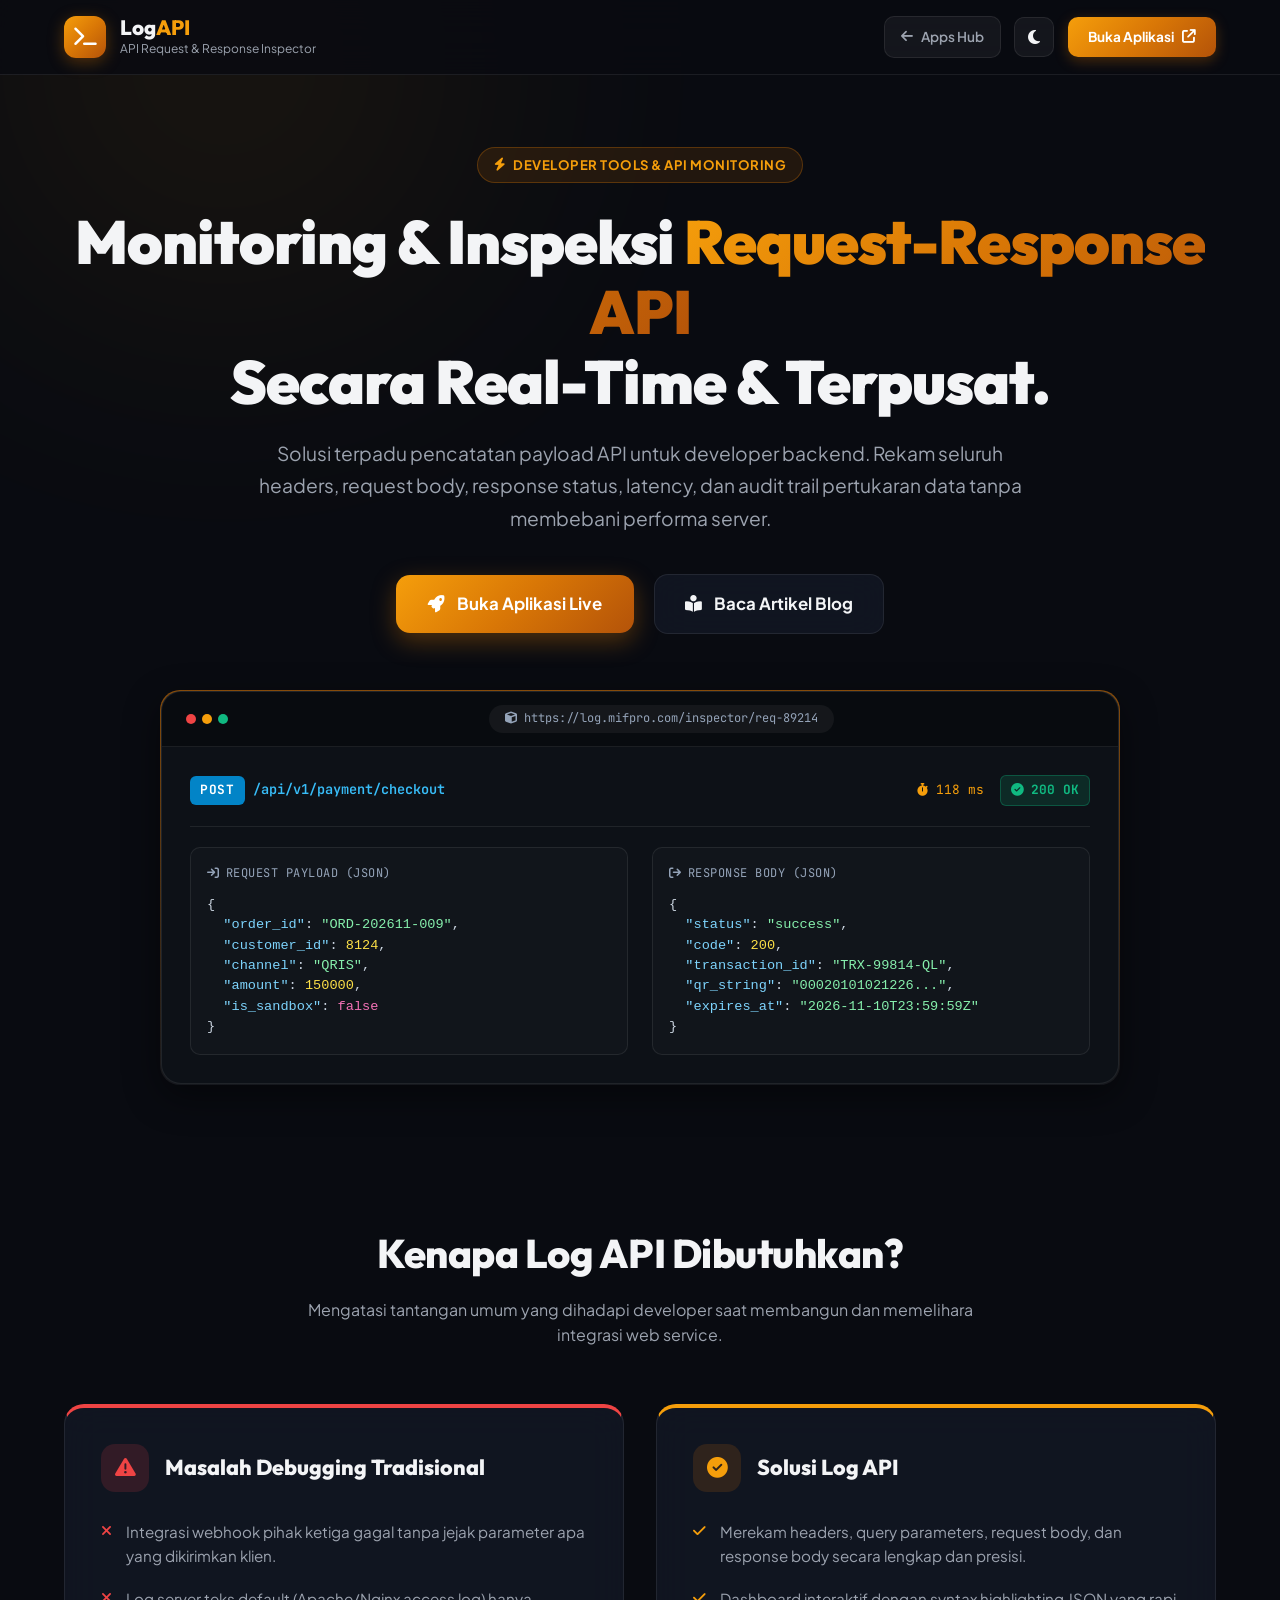
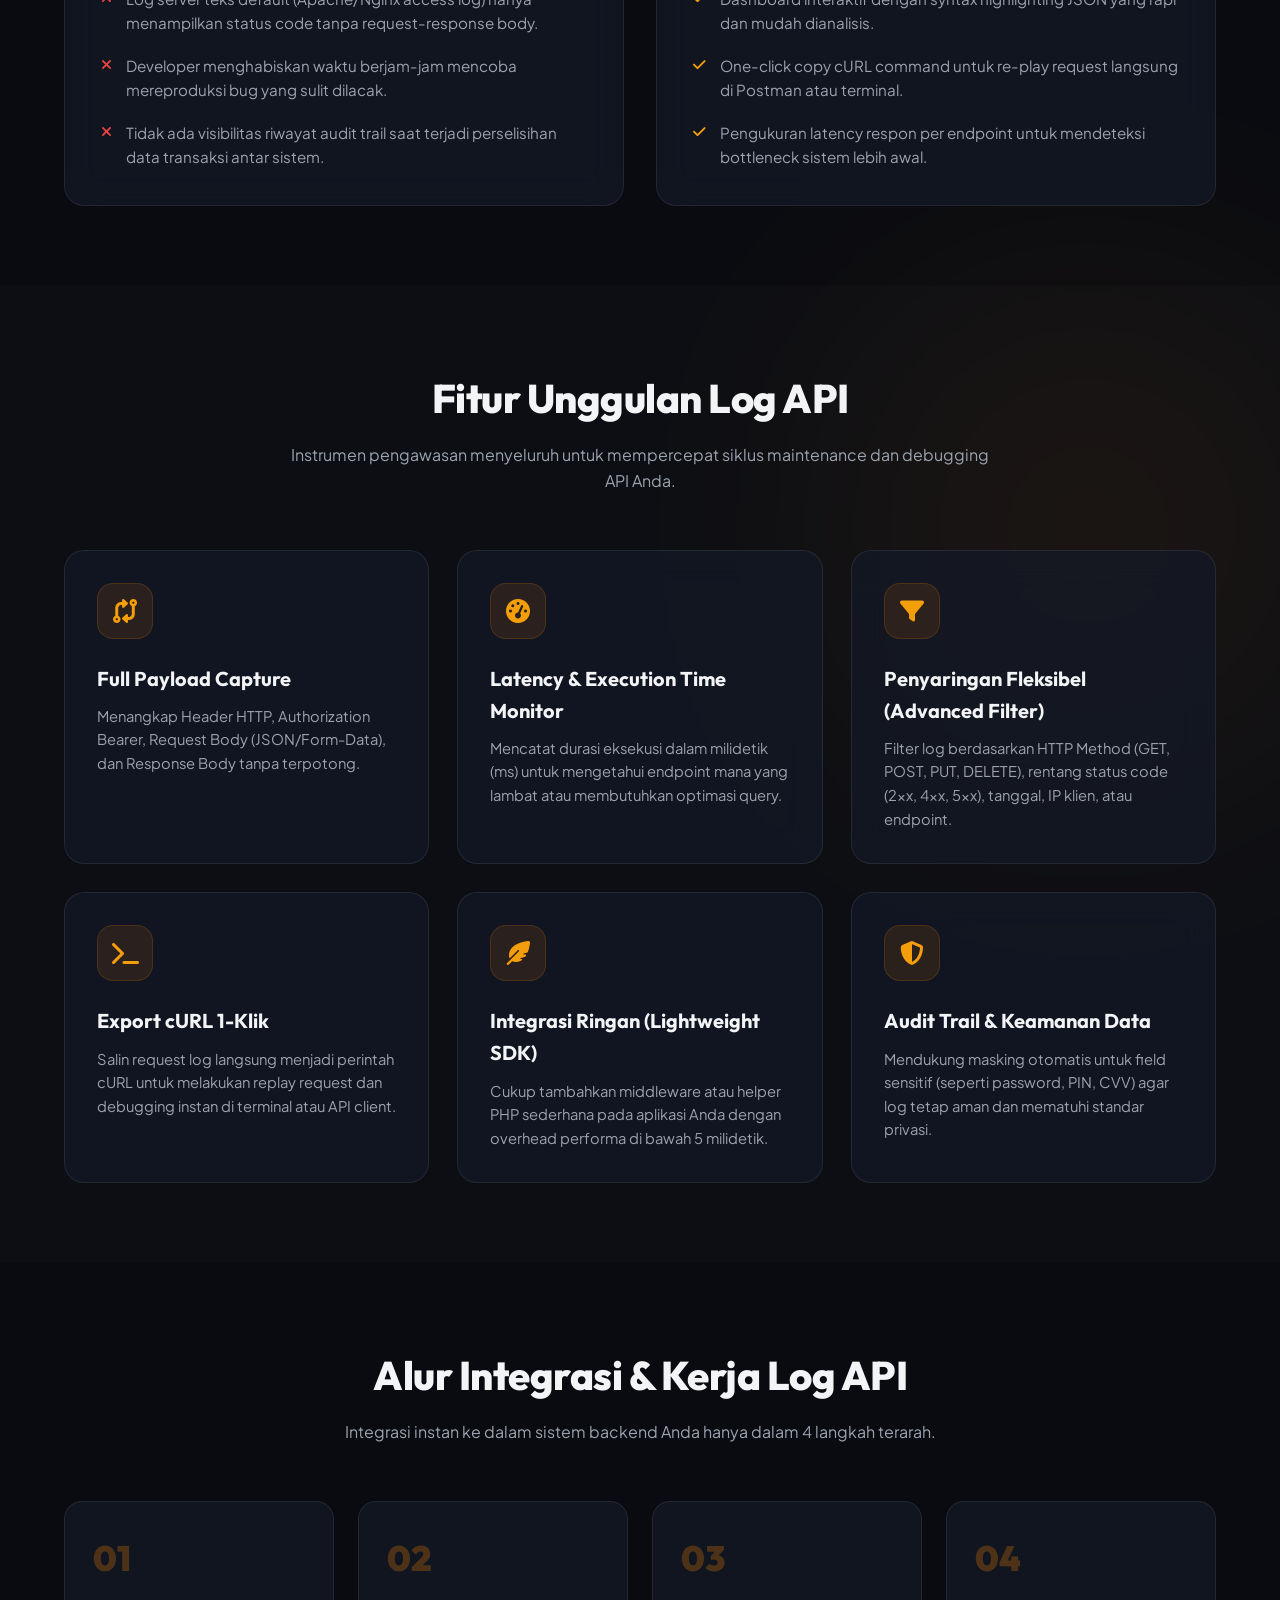
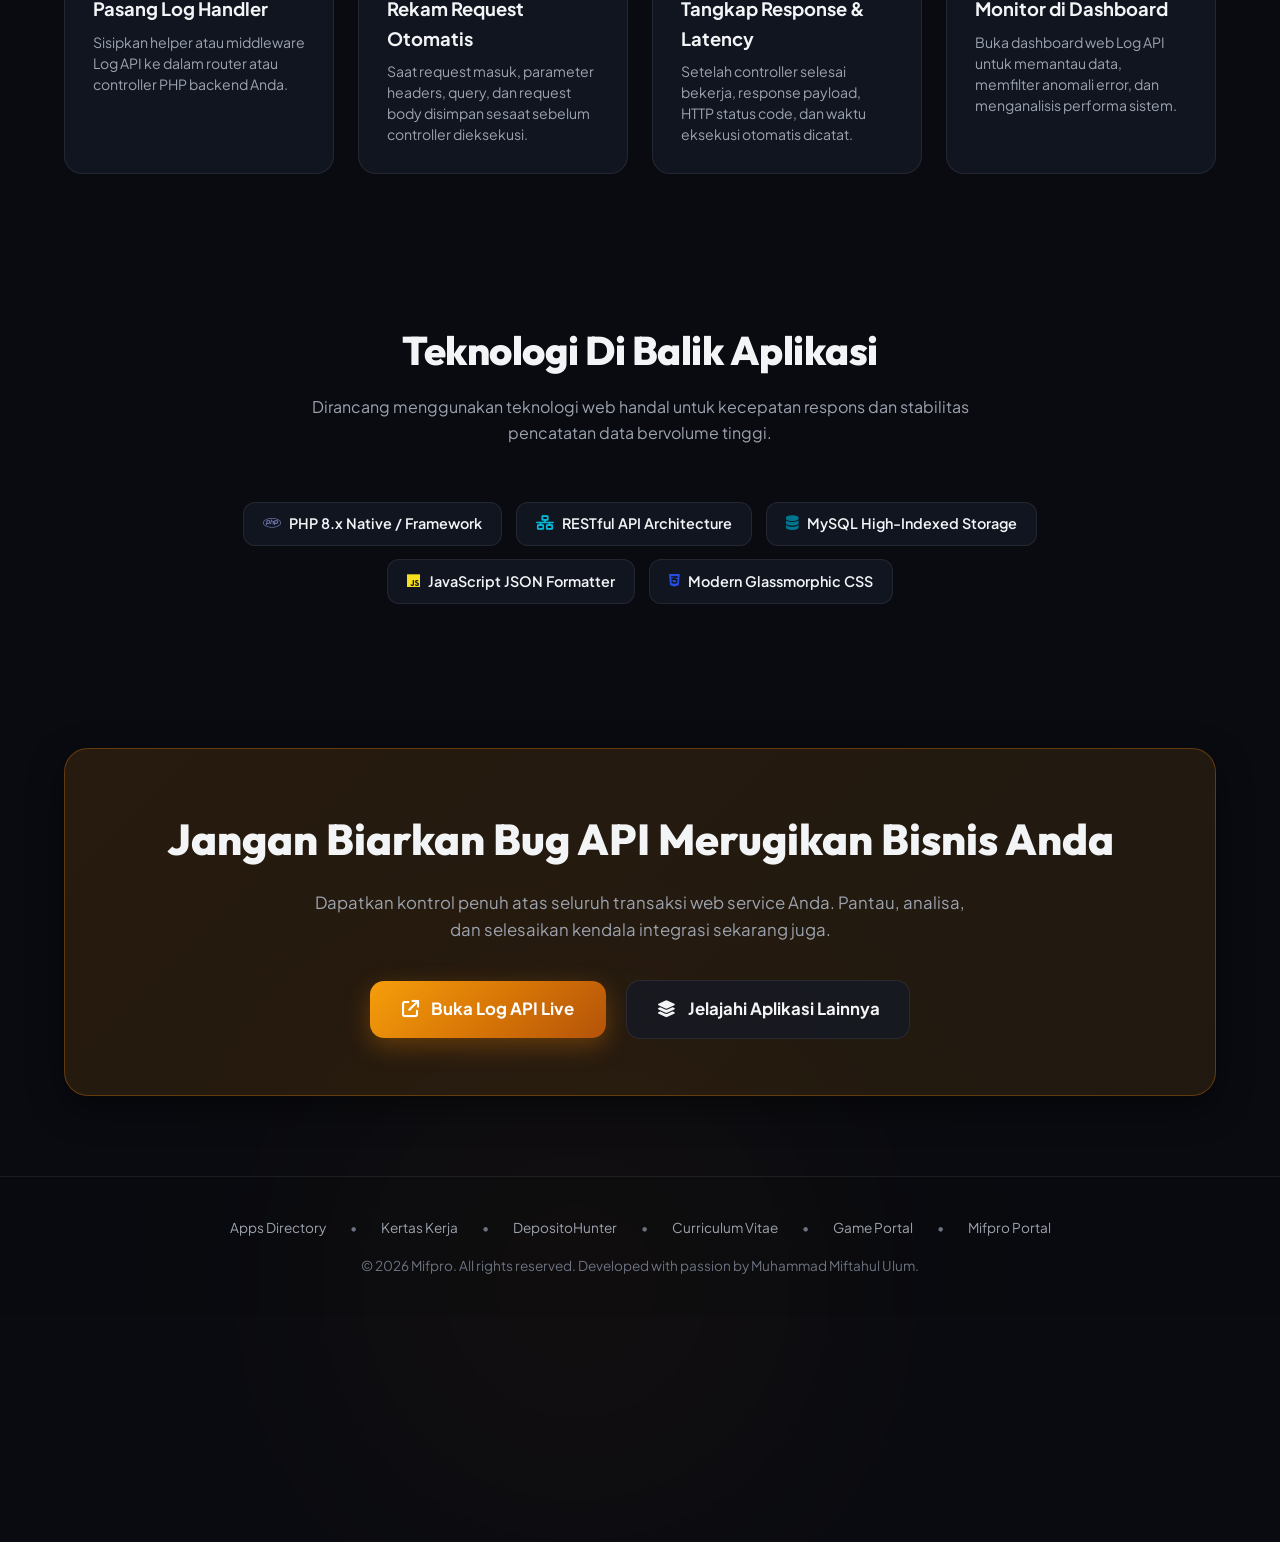
<file: Apps/log-api.html>
<!DOCTYPE html>
<html lang="id">

<head>
    <meta charset="UTF-8">
    <meta name="viewport" content="width=device-width, initial-scale=1.0">
    <title>Log API - Real-Time API Monitoring & Request-Response Inspector | Mifpro Apps</title>

    <!-- Meta SEO -->
    <meta name="description"
        content="Log API adalah aplikasi pemantauan dan audit trail API real-time buatan Muhammad Miftahul Ulum (Mifpro) untuk mencatat headers, request body, latency, status code, dan response body secara mendalam.">
    <meta name="keywords"
        content="Log API, API Monitoring, Request Response Inspector, PHP API Logger, Debugging API, Rest API, MySQL, Developer Tools, Muhammad Miftahul Ulum, Mifpro Apps">
    <meta name="author" content="Muhammad Miftahul Ulum">
    <meta name="robots" content="index, follow">

    <!-- Open Graph / Facebook -->
    <meta property="og:type" content="website">
    <meta property="og:url" content="https://mifpro.com/Apps/log-api.html">
    <meta property="og:title" content="Log API - Real-Time API Monitoring & Request-Response Inspector">
    <meta property="og:description"
        content="Pantau setiap request dan response API secara real-time, debug integrasi third-party dalam hitungan detik, dan lacak latency endpoint secara terpusat.">
    <meta property="og:image" content="https://mifpro.com/img/og-image-apps.jpg">

    <!-- Favicon -->
    <link rel="icon" type="image/x-icon" href="ico-app.ico">

    <!-- Google Fonts -->
    <link rel="preconnect" href="https://fonts.googleapis.com">
    <link rel="preconnect" href="https://fonts.gstatic.com" crossorigin>
    <link
        href="https://fonts.googleapis.com/css2?family=Outfit:wght@300;400;500;600;700;800;900&family=Plus+Jakarta+Sans:wght@300;400;500;600;700;800&family=JetBrains+Mono:wght@400;500;600&display=swap"
        rel="stylesheet">

    <!-- FontAwesome Icons -->
    <link rel="stylesheet" href="https://cdnjs.cloudflare.com/ajax/libs/font-awesome/6.4.0/css/all.min.css">

    <style>
        :root {
            --bg-primary: #090b11;
            --bg-secondary: #121622;
            --bg-card: rgba(20, 25, 40, 0.72);
            --border-card: rgba(255, 255, 255, 0.08);
            --border-card-hover: rgba(217, 119, 6, 0.35);

            --text-primary: #f3f4f6;
            --text-secondary: #9ca3af;
            --text-muted: #6b7280;

            --app-theme: #d97706;
            --app-theme-light: #f59e0b;
            --app-theme-rgb: 217, 119, 6;
            --app-theme-gradient: linear-gradient(135deg, #f59e0b 0%, #d97706 50%, #b45309 100%);

            --code-bg: #0d1117;
            --code-border: rgba(255, 255, 255, 0.1);

            --glass-blur: 18px;
            --card-shadow: 0 12px 36px 0 rgba(0, 0, 0, 0.45);
            --card-shadow-hover: 0 18px 48px 0 rgba(217, 119, 6, 0.22);

            --font-heading: 'Outfit', sans-serif;
            --font-body: 'Plus Jakarta Sans', sans-serif;
            --font-mono: 'JetBrains Mono', monospace;

            --transition-speed: 0.3s;
            --ease-bounce: cubic-bezier(0.34, 1.56, 0.64, 1);
            --ease-out: cubic-bezier(0.16, 1, 0.3, 1);
        }

        body.light-theme {
            --bg-primary: #f0f4f8;
            --bg-secondary: #ffffff;
            --bg-card: rgba(255, 255, 255, 0.85);
            --border-card: rgba(0, 0, 0, 0.08);
            --border-card-hover: rgba(217, 119, 6, 0.45);

            --text-primary: #0f172a;
            --text-secondary: #475569;
            --text-muted: #94a3b8;

            --code-bg: #1e293b;
            --code-border: rgba(0, 0, 0, 0.1);

            --card-shadow: 0 10px 30px rgba(217, 119, 6, 0.08);
            --card-shadow-hover: 0 16px 40px rgba(217, 119, 6, 0.18);
        }

        * {
            margin: 0;
            padding: 0;
            box-sizing: border-box;
        }

        body {
            background-color: var(--bg-primary);
            color: var(--text-primary);
            font-family: var(--font-body);
            min-height: 100vh;
            overflow-x: hidden;
            position: relative;
            display: flex;
            flex-direction: column;
            justify-content: space-between;
            line-height: 1.6;
            transition: background-color var(--transition-speed) ease, color var(--transition-speed) ease;
        }

        /* Ambient Glows */
        .bg-glow {
            position: absolute;
            border-radius: 50%;
            filter: blur(140px);
            z-index: -1;
            opacity: 0.18;
            pointer-events: none;
        }

        body.light-theme .bg-glow {
            opacity: 0.12;
        }

        .bg-glow-1 {
            top: -5%;
            left: -5%;
            width: 45vw;
            height: 45vw;
            background: radial-gradient(circle, #f59e0b 0%, transparent 70%);
        }

        .bg-glow-2 {
            top: 40%;
            right: -10%;
            width: 50vw;
            height: 50vw;
            background: radial-gradient(circle, #d97706 0%, transparent 70%);
        }

        .bg-glow-3 {
            bottom: -5%;
            left: 25%;
            width: 40vw;
            height: 40vw;
            background: radial-gradient(circle, #b45309 0%, transparent 70%);
        }

        /* Header Navbar */
        .app-header {
            position: sticky;
            top: 0;
            z-index: 100;
            background: rgba(9, 11, 17, 0.8);
            backdrop-filter: blur(var(--glass-blur));
            -webkit-backdrop-filter: blur(var(--glass-blur));
            border-bottom: 1px solid var(--border-card);
            transition: background var(--transition-speed) ease, border-color var(--transition-speed) ease;
        }

        body.light-theme .app-header {
            background: rgba(255, 255, 255, 0.85);
        }

        .header-container {
            max-width: 1200px;
            margin: 0 auto;
            padding: 1rem 1.5rem;
            display: flex;
            align-items: center;
            justify-content: space-between;
            gap: 1rem;
        }

        .nav-brand {
            display: flex;
            align-items: center;
            gap: 0.85rem;
            text-decoration: none;
            color: inherit;
        }

        .logo-icon {
            width: 42px;
            height: 42px;
            background: var(--app-theme-gradient);
            border-radius: 12px;
            display: flex;
            align-items: center;
            justify-content: center;
            color: #ffffff;
            font-size: 1.25rem;
            box-shadow: 0 4px 16px rgba(var(--app-theme-rgb), 0.35);
        }

        .logo-text h1 {
            font-family: var(--font-heading);
            font-size: 1.3rem;
            font-weight: 800;
            line-height: 1.1;
        }

        .logo-text h1 span {
            color: var(--app-theme-light);
        }

        .logo-text p {
            font-size: 0.75rem;
            color: var(--text-secondary);
        }

        .nav-actions {
            display: flex;
            align-items: center;
            gap: 0.85rem;
        }

        .btn-back-hub {
            display: inline-flex;
            align-items: center;
            gap: 0.5rem;
            padding: 0.55rem 1rem;
            border-radius: 10px;
            background: rgba(255, 255, 255, 0.05);
            border: 1px solid var(--border-card);
            color: var(--text-secondary);
            font-size: 0.85rem;
            font-weight: 600;
            text-decoration: none;
            transition: all var(--transition-speed) ease;
        }

        .btn-back-hub:hover {
            color: var(--text-primary);
            background: rgba(var(--app-theme-rgb), 0.1);
            border-color: rgba(var(--app-theme-rgb), 0.3);
            transform: translateY(-2px);
        }

        .theme-toggle-btn {
            width: 40px;
            height: 40px;
            border-radius: 10px;
            background: rgba(255, 255, 255, 0.05);
            border: 1px solid var(--border-card);
            color: var(--text-primary);
            display: flex;
            align-items: center;
            justify-content: center;
            cursor: pointer;
            transition: all var(--transition-speed) ease;
        }

        .theme-toggle-btn:hover {
            background: rgba(var(--app-theme-rgb), 0.15);
            border-color: rgba(var(--app-theme-rgb), 0.4);
            transform: scale(1.05);
        }

        .btn-header-cta {
            display: inline-flex;
            align-items: center;
            gap: 0.5rem;
            padding: 0.55rem 1.25rem;
            border-radius: 10px;
            background: var(--app-theme-gradient);
            color: #ffffff;
            font-size: 0.85rem;
            font-weight: 700;
            text-decoration: none;
            box-shadow: 0 4px 14px rgba(var(--app-theme-rgb), 0.3);
            transition: all var(--transition-speed) ease;
        }

        .btn-header-cta:hover {
            box-shadow: 0 6px 20px rgba(var(--app-theme-rgb), 0.5);
            transform: translateY(-2px);
        }

        /* Container */
        .container {
            max-width: 1200px;
            margin: 0 auto;
            padding: 0 1.5rem;
        }

        /* Hero Section */
        .hero-section {
            padding: 4.5rem 0 3.5rem;
            text-align: center;
            position: relative;
        }

        .badge-pill {
            display: inline-flex;
            align-items: center;
            gap: 0.5rem;
            padding: 0.4rem 1rem;
            border-radius: 30px;
            background: rgba(var(--app-theme-rgb), 0.12);
            border: 1px solid rgba(var(--app-theme-rgb), 0.3);
            color: var(--app-theme-light);
            font-size: 0.82rem;
            font-weight: 700;
            letter-spacing: 0.5px;
            text-transform: uppercase;
            margin-bottom: 1.5rem;
        }

        .hero-title {
            font-family: var(--font-heading);
            font-size: clamp(2.3rem, 5vw, 3.8rem);
            font-weight: 900;
            line-height: 1.15;
            margin-bottom: 1.25rem;
            letter-spacing: -1px;
        }

        .hero-title span {
            background: var(--app-theme-gradient);
            -webkit-background-clip: text;
            -webkit-text-fill-color: transparent;
        }

        .hero-subtitle {
            font-size: clamp(1rem, 2vw, 1.2rem);
            color: var(--text-secondary);
            max-width: 780px;
            margin: 0 auto 2.5rem;
            line-height: 1.7;
        }

        .hero-cta-group {
            display: flex;
            align-items: center;
            justify-content: center;
            gap: 1.25rem;
            flex-wrap: wrap;
            margin-bottom: 3.5rem;
        }

        .btn-primary-hero {
            display: inline-flex;
            align-items: center;
            gap: 0.75rem;
            padding: 0.95rem 2rem;
            border-radius: 14px;
            background: var(--app-theme-gradient);
            color: #ffffff;
            font-size: 1.05rem;
            font-weight: 700;
            text-decoration: none;
            box-shadow: 0 8px 24px rgba(var(--app-theme-rgb), 0.35);
            transition: all var(--transition-speed) var(--ease-bounce);
        }

        .btn-primary-hero:hover {
            transform: translateY(-3px) scale(1.02);
            box-shadow: 0 12px 32px rgba(var(--app-theme-rgb), 0.5);
        }

        .btn-secondary-hero {
            display: inline-flex;
            align-items: center;
            gap: 0.75rem;
            padding: 0.95rem 1.85rem;
            border-radius: 14px;
            background: var(--bg-card);
            border: 1px solid var(--border-card);
            color: var(--text-primary);
            font-size: 1.05rem;
            font-weight: 700;
            text-decoration: none;
            backdrop-filter: blur(var(--glass-blur));
            transition: all var(--transition-speed) ease;
        }

        .btn-secondary-hero:hover {
            background: rgba(var(--app-theme-rgb), 0.1);
            border-color: rgba(var(--app-theme-rgb), 0.35);
            transform: translateY(-3px);
            color: var(--app-theme-light);
        }

        /* Inspector / Terminal Mockup */
        .preview-wrapper {
            position: relative;
            max-width: 960px;
            margin: 0 auto;
            border-radius: 20px;
            padding: 1px;
            background: linear-gradient(180deg, rgba(var(--app-theme-rgb), 0.6) 0%, rgba(255, 255, 255, 0.05) 100%);
            box-shadow: var(--card-shadow);
        }

        .preview-container {
            background: var(--code-bg);
            border-radius: 20px;
            overflow: hidden;
            border: 1px solid var(--border-card);
        }

        .preview-topbar {
            display: flex;
            align-items: center;
            justify-content: space-between;
            padding: 0.85rem 1.5rem;
            background: rgba(0, 0, 0, 0.35);
            border-bottom: 1px solid var(--border-card);
        }

        .window-dots {
            display: flex;
            gap: 6px;
        }

        .dot {
            width: 10px;
            height: 10px;
            border-radius: 50%;
        }

        .dot-red {
            background: #ef4444;
        }

        .dot-yellow {
            background: #f59e0b;
        }

        .dot-green {
            background: #10b981;
        }

        .preview-url {
            font-size: 0.75rem;
            color: #94a3b8;
            font-family: var(--font-mono);
            background: rgba(255, 255, 255, 0.05);
            padding: 0.25rem 1rem;
            border-radius: 20px;
        }

        .inspector-body {
            padding: 1.75rem;
            text-align: left;
            font-family: var(--font-mono);
            font-size: 0.85rem;
            color: #e2e8f0;
        }

        .inspector-header-row {
            display: flex;
            align-items: center;
            justify-content: space-between;
            flex-wrap: wrap;
            gap: 1rem;
            padding-bottom: 1.25rem;
            margin-bottom: 1.25rem;
            border-bottom: 1px solid var(--border-card);
        }

        .http-method {
            padding: 0.25rem 0.65rem;
            border-radius: 6px;
            font-weight: 700;
            font-size: 0.8rem;
            letter-spacing: 0.5px;
        }

        .method-post {
            background: #0284c7;
            color: #ffffff;
        }

        .endpoint-path {
            font-weight: 600;
            color: #38bdf8;
            margin-left: 0.5rem;
        }

        .status-badge {
            display: inline-flex;
            align-items: center;
            gap: 0.4rem;
            padding: 0.25rem 0.65rem;
            border-radius: 6px;
            font-weight: 700;
            font-size: 0.8rem;
            background: rgba(16, 185, 129, 0.15);
            color: #10b981;
            border: 1px solid rgba(16, 185, 129, 0.3);
        }

        .latency-badge {
            color: #f59e0b;
            font-size: 0.8rem;
        }

        .inspector-split {
            display: grid;
            grid-template-columns: repeat(auto-fit, minmax(280px, 1fr));
            gap: 1.5rem;
        }

        .inspector-box {
            background: rgba(255, 255, 255, 0.02);
            border: 1px solid var(--border-card);
            border-radius: 10px;
            padding: 1rem;
        }

        .box-title {
            font-size: 0.75rem;
            text-transform: uppercase;
            letter-spacing: 0.5px;
            color: #94a3b8;
            margin-bottom: 0.75rem;
            display: flex;
            align-items: center;
            gap: 0.4rem;
        }

        .code-block {
            line-height: 1.5;
            color: #cbd5e1;
            white-space: pre-wrap;
            word-break: break-all;
        }

        .code-key {
            color: #7dd3fc;
        }

        .code-string {
            color: #86efac;
        }

        .code-number {
            color: #fde047;
        }

        .code-boolean {
            color: #f472b6;
        }

        /* Problem vs Solution */
        .comparison-section {
            padding: 5rem 0;
        }

        .section-header {
            text-align: center;
            max-width: 700px;
            margin: 0 auto 3.5rem;
        }

        .section-header h2 {
            font-family: var(--font-heading);
            font-size: clamp(1.8rem, 3.5vw, 2.5rem);
            font-weight: 800;
            margin-bottom: 0.75rem;
            letter-spacing: -0.5px;
        }

        .section-header p {
            color: var(--text-secondary);
            font-size: 1rem;
        }

        .comparison-grid {
            display: grid;
            grid-template-columns: repeat(auto-fit, minmax(320px, 1fr));
            gap: 2rem;
        }

        .comparison-card {
            background: var(--bg-card);
            backdrop-filter: blur(var(--glass-blur));
            border-radius: 20px;
            padding: 2.25rem;
            border: 1px solid var(--border-card);
            transition: transform var(--transition-speed) ease, border-color var(--transition-speed) ease;
        }

        .comparison-card.problem {
            border-top: 4px solid #ef4444;
        }

        .comparison-card.solution {
            border-top: 4px solid var(--app-theme-light);
        }

        .comparison-card:hover {
            transform: translateY(-5px);
        }

        .comparison-card-header {
            display: flex;
            align-items: center;
            gap: 1rem;
            margin-bottom: 1.75rem;
        }

        .comparison-icon {
            width: 48px;
            height: 48px;
            border-radius: 14px;
            display: flex;
            align-items: center;
            justify-content: center;
            font-size: 1.3rem;
        }

        .problem .comparison-icon {
            background: rgba(239, 68, 68, 0.15);
            color: #ef4444;
        }

        .solution .comparison-icon {
            background: rgba(var(--app-theme-rgb), 0.15);
            color: var(--app-theme-light);
        }

        .comparison-card-header h3 {
            font-family: var(--font-heading);
            font-size: 1.35rem;
            font-weight: 800;
        }

        .comparison-list {
            list-style: none;
            display: flex;
            flex-direction: column;
            gap: 1.15rem;
        }

        .comparison-list li {
            display: flex;
            align-items: flex-start;
            gap: 0.85rem;
            font-size: 0.95rem;
            color: var(--text-secondary);
        }

        .comparison-list li i {
            margin-top: 0.25rem;
            flex-shrink: 0;
            font-size: 0.9rem;
        }

        .problem .comparison-list li i {
            color: #ef4444;
        }

        .solution .comparison-list li i {
            color: var(--app-theme-light);
        }

        /* Features Section */
        .features-section {
            padding: 5rem 0;
            background: rgba(255, 255, 255, 0.01);
        }

        .features-grid {
            display: grid;
            grid-template-columns: repeat(auto-fit, minmax(320px, 1fr));
            gap: 1.75rem;
        }

        .feature-card {
            background: var(--bg-card);
            backdrop-filter: blur(var(--glass-blur));
            border: 1px solid var(--border-card);
            border-radius: 20px;
            padding: 2rem;
            transition: all var(--transition-speed) var(--ease-out);
            position: relative;
            overflow: hidden;
        }

        .feature-card:hover {
            border-color: var(--border-card-hover);
            transform: translateY(-6px);
            box-shadow: var(--card-shadow-hover);
        }

        .feature-icon-wrapper {
            width: 56px;
            height: 56px;
            border-radius: 16px;
            background: rgba(var(--app-theme-rgb), 0.12);
            color: var(--app-theme-light);
            display: flex;
            align-items: center;
            justify-content: center;
            font-size: 1.5rem;
            margin-bottom: 1.5rem;
            border: 1px solid rgba(var(--app-theme-rgb), 0.2);
            transition: all var(--transition-speed) ease;
        }

        .feature-card:hover .feature-icon-wrapper {
            background: var(--app-theme-gradient);
            color: #ffffff;
            transform: scale(1.1) rotate(5deg);
        }

        .feature-card h3 {
            font-family: var(--font-heading);
            font-size: 1.25rem;
            font-weight: 700;
            margin-bottom: 0.65rem;
        }

        .feature-card p {
            font-size: 0.92rem;
            color: var(--text-secondary);
            line-height: 1.6;
        }

        /* Workflow Steps */
        .workflow-section {
            padding: 5rem 0;
        }

        .steps-timeline {
            display: grid;
            grid-template-columns: repeat(auto-fit, minmax(240px, 1fr));
            gap: 1.5rem;
            position: relative;
        }

        .step-card {
            background: var(--bg-card);
            border: 1px solid var(--border-card);
            border-radius: 18px;
            padding: 1.75rem;
            position: relative;
        }

        .step-number {
            font-family: var(--font-heading);
            font-size: 2.2rem;
            font-weight: 900;
            color: rgba(var(--app-theme-rgb), 0.3);
            margin-bottom: 0.5rem;
        }

        .step-card h3 {
            font-size: 1.15rem;
            font-weight: 700;
            margin-bottom: 0.5rem;
        }

        .step-card p {
            font-size: 0.88rem;
            color: var(--text-secondary);
            line-height: 1.5;
        }

        /* Tech Stack */
        .tech-section {
            padding: 4rem 0;
            text-align: center;
        }

        .tech-tags-wrapper {
            display: flex;
            align-items: center;
            justify-content: center;
            gap: 0.85rem;
            flex-wrap: wrap;
            max-width: 800px;
            margin: 2rem auto 0;
        }

        .tech-badge {
            display: inline-flex;
            align-items: center;
            gap: 0.5rem;
            padding: 0.6rem 1.2rem;
            background: var(--bg-card);
            border: 1px solid var(--border-card);
            border-radius: 12px;
            font-size: 0.9rem;
            font-weight: 600;
            color: var(--text-primary);
            transition: all var(--transition-speed) ease;
        }

        .tech-badge:hover {
            border-color: rgba(var(--app-theme-rgb), 0.5);
            background: rgba(var(--app-theme-rgb), 0.08);
            transform: translateY(-2px);
        }

        /* CTA Banner */
        .cta-banner-section {
            padding: 5rem 0;
        }

        .cta-banner-box {
            background: linear-gradient(135deg, rgba(217, 119, 6, 0.15) 0%, rgba(245, 158, 11, 0.1) 100%);
            border: 1px solid rgba(var(--app-theme-rgb), 0.35);
            border-radius: 24px;
            padding: 3.5rem 2rem;
            text-align: center;
            position: relative;
            overflow: hidden;
            box-shadow: var(--card-shadow);
        }

        .cta-banner-box h2 {
            font-family: var(--font-heading);
            font-size: clamp(1.8rem, 4vw, 2.7rem);
            font-weight: 800;
            margin-bottom: 1rem;
        }

        .cta-banner-box p {
            font-size: 1.05rem;
            color: var(--text-secondary);
            max-width: 650px;
            margin: 0 auto 2.25rem;
        }

        /* Footer */
        .app-footer {
            border-top: 1px solid var(--border-card);
            padding: 2.5rem 0;
            background: rgba(0, 0, 0, 0.1);
            text-align: center;
            font-size: 0.85rem;
            color: var(--text-muted);
        }

        .footer-links {
            display: flex;
            align-items: center;
            justify-content: center;
            gap: 1.5rem;
            margin-bottom: 1rem;
            flex-wrap: wrap;
        }

        .footer-links a {
            color: var(--text-secondary);
            text-decoration: none;
            transition: color var(--transition-speed) ease;
        }

        .footer-links a:hover {
            color: var(--app-theme-light);
        }

        @media (max-width: 768px) {
            .hero-section {
                padding: 3rem 0 2rem;
            }

            .header-container {
                padding: 0.85rem 1rem;
            }

            .btn-header-cta {
                display: none;
            }
        }
    </style>
</head>

<body>
    <!-- Background Decor -->
    <div class="bg-glow bg-glow-1"></div>
    <div class="bg-glow bg-glow-2"></div>
    <div class="bg-glow bg-glow-3"></div>

    <!-- Header Navbar -->
    <header class="app-header">
        <div class="header-container">
            <a href="index.html" class="nav-brand">
                <div class="logo-icon">
                    <i class="fa-solid fa-terminal"></i>
                </div>
                <div class="logo-text">
                    <h1>Log<span>API</span></h1>
                    <p>API Request & Response Inspector</p>
                </div>
            </a>

            <div class="nav-actions">
                <a href="index.html" class="btn-back-hub" title="Kembali ke Direktori Aplikasi">
                    <i class="fa-solid fa-arrow-left"></i>
                    <span>Apps Hub</span>
                </a>

                <div class="theme-toggle-btn" id="theme-toggle" title="Ubah Mode Tema">
                    <i class="fa-solid fa-moon"></i>
                </div>

                <a href="https://log.mifpro.com" target="_blank" class="btn-header-cta">
                    <span>Buka Aplikasi</span>
                    <i class="fa-solid fa-arrow-up-right-from-square"></i>
                </a>
            </div>
        </div>
    </header>

    <main>
        <!-- Hero Section -->
        <section class="hero-section">
            <div class="container">
                <div class="badge-pill">
                    <i class="fa-solid fa-bolt"></i>
                    <span>Developer Tools & API Monitoring</span>
                </div>

                <h1 class="hero-title">
                    Monitoring & Inspeksi <span>Request-Response API</span><br>
                    Secara Real-Time & Terpusat.
                </h1>

                <p class="hero-subtitle">
                    Solusi terpadu pencatatan payload API untuk developer backend. Rekam seluruh headers, request body,
                    response status, latency, dan audit trail pertukaran data tanpa membebani performa server.
                </p>

                <div class="hero-cta-group">
                    <a href="https://log.mifpro.com" target="_blank" class="btn-primary-hero">
                        <i class="fa-solid fa-rocket"></i>
                        <span>Buka Aplikasi Live</span>
                    </a>

                    <a href="https://mifpro.com/api-log-php-solusi-monitoring-request-dan-response-api/"
                        target="_blank" class="btn-secondary-hero">
                        <i class="fa-solid fa-book-open-reader"></i>
                        <span>Baca Artikel Blog</span>
                    </a>
                </div>

                <!-- Inspector Mockup Visual -->
                <div class="preview-wrapper">
                    <div class="preview-container">
                        <div class="preview-topbar">
                            <div class="window-dots">
                                <span class="dot dot-red"></span>
                                <span class="dot dot-yellow"></span>
                                <span class="dot dot-green"></span>
                            </div>
                            <span class="preview-url"><i class="fa-solid fa-cube"></i> https://log.mifpro.com/inspector/req-89214</span>
                            <div></div>
                        </div>

                        <div class="inspector-body">
                            <!-- Header Row -->
                            <div class="inspector-header-row">
                                <div style="display: flex; align-items: center;">
                                    <span class="http-method method-post">POST</span>
                                    <span class="endpoint-path">/api/v1/payment/checkout</span>
                                </div>
                                <div style="display: flex; align-items: center; gap: 1rem;">
                                    <span class="latency-badge"><i class="fa-solid fa-stopwatch"></i> 118 ms</span>
                                    <span class="status-badge"><i class="fa-solid fa-circle-check"></i> 200 OK</span>
                                </div>
                            </div>

                            <!-- Split Payload -->
                            <div class="inspector-split">
                                <!-- Request Box -->
                                <div class="inspector-box">
                                    <div class="box-title">
                                        <i class="fa-solid fa-arrow-right-to-bracket"></i>
                                        <span>Request Payload (JSON)</span>
                                    </div>
                                    <pre class="code-block">{
  <span class="code-key">"order_id"</span>: <span class="code-string">"ORD-202611-009"</span>,
  <span class="code-key">"customer_id"</span>: <span class="code-number">8124</span>,
  <span class="code-key">"channel"</span>: <span class="code-string">"QRIS"</span>,
  <span class="code-key">"amount"</span>: <span class="code-number">150000</span>,
  <span class="code-key">"is_sandbox"</span>: <span class="code-boolean">false</span>
}</pre>
                                </div>

                                <!-- Response Box -->
                                <div class="inspector-box">
                                    <div class="box-title">
                                        <i class="fa-solid fa-arrow-right-from-bracket"></i>
                                        <span>Response Body (JSON)</span>
                                    </div>
                                    <pre class="code-block">{
  <span class="code-key">"status"</span>: <span class="code-string">"success"</span>,
  <span class="code-key">"code"</span>: <span class="code-number">200</span>,
  <span class="code-key">"transaction_id"</span>: <span class="code-string">"TRX-99814-QL"</span>,
  <span class="code-key">"qr_string"</span>: <span class="code-string">"00020101021226..."</span>,
  <span class="code-key">"expires_at"</span>: <span class="code-string">"2026-11-10T23:59:59Z"</span>
}</pre>
                                </div>
                            </div>
                        </div>
                    </div>
                </div>
            </div>
        </section>

        <!-- Problem vs Solution Section -->
        <section class="comparison-section">
            <div class="container">
                <div class="section-header">
                    <h2>Kenapa Log API Dibutuhkan?</h2>
                    <p>Mengatasi tantangan umum yang dihadapi developer saat membangun dan memelihara integrasi web service.</p>
                </div>

                <div class="comparison-grid">
                    <!-- Problem Card -->
                    <div class="comparison-card problem">
                        <div class="comparison-card-header">
                            <div class="comparison-icon">
                                <i class="fa-solid fa-triangle-exclamation"></i>
                            </div>
                            <h3>Masalah Debugging Tradisional</h3>
                        </div>
                        <ul class="comparison-list">
                            <li>
                                <i class="fa-solid fa-xmark"></i>
                                <span>Integrasi webhook pihak ketiga gagal tanpa jejak parameter apa yang dikirimkan klien.</span>
                            </li>
                            <li>
                                <i class="fa-solid fa-xmark"></i>
                                <span>Log server teks default (Apache/Nginx access log) hanya menampilkan status code tanpa request-response body.</span>
                            </li>
                            <li>
                                <i class="fa-solid fa-xmark"></i>
                                <span>Developer menghabiskan waktu berjam-jam mencoba mereproduksi bug yang sulit dilacak.</span>
                            </li>
                            <li>
                                <i class="fa-solid fa-xmark"></i>
                                <span>Tidak ada visibilitas riwayat audit trail saat terjadi perselisihan data transaksi antar sistem.</span>
                            </li>
                        </ul>
                    </div>

                    <!-- Solution Card -->
                    <div class="comparison-card solution">
                        <div class="comparison-card-header">
                            <div class="comparison-icon">
                                <i class="fa-solid fa-circle-check"></i>
                            </div>
                            <h3>Solusi Log API</h3>
                        </div>
                        <ul class="comparison-list">
                            <li>
                                <i class="fa-solid fa-check"></i>
                                <span>Merekam headers, query parameters, request body, dan response body secara lengkap dan presisi.</span>
                            </li>
                            <li>
                                <i class="fa-solid fa-check"></i>
                                <span>Dashboard interaktif dengan syntax highlighting JSON yang rapi dan mudah dianalisis.</span>
                            </li>
                            <li>
                                <i class="fa-solid fa-check"></i>
                                <span>One-click copy cURL command untuk re-play request langsung di Postman atau terminal.</span>
                            </li>
                            <li>
                                <i class="fa-solid fa-check"></i>
                                <span>Pengukuran latency respon per endpoint untuk mendeteksi bottleneck sistem lebih awal.</span>
                            </li>
                        </ul>
                    </div>
                </div>
            </div>
        </section>

        <!-- Key Features Section -->
        <section class="features-section">
            <div class="container">
                <div class="section-header">
                    <h2>Fitur Unggulan Log API</h2>
                    <p>Instrumen pengawasan menyeluruh untuk mempercepat siklus maintenance dan debugging API Anda.</p>
                </div>

                <div class="features-grid">
                    <div class="feature-card">
                        <div class="feature-icon-wrapper">
                            <i class="fa-solid fa-code-compare"></i>
                        </div>
                        <h3>Full Payload Capture</h3>
                        <p>Menangkap Header HTTP, Authorization Bearer, Request Body (JSON/Form-Data), dan Response Body tanpa terpotong.</p>
                    </div>

                    <div class="feature-card">
                        <div class="feature-icon-wrapper">
                            <i class="fa-solid fa-gauge-high"></i>
                        </div>
                        <h3>Latency & Execution Time Monitor</h3>
                        <p>Mencatat durasi eksekusi dalam milidetik (ms) untuk mengetahui endpoint mana yang lambat atau membutuhkan optimasi query.</p>
                    </div>

                    <div class="feature-card">
                        <div class="feature-icon-wrapper">
                            <i class="fa-solid fa-filter"></i>
                        </div>
                        <h3>Penyaringan Fleksibel (Advanced Filter)</h3>
                        <p>Filter log berdasarkan HTTP Method (GET, POST, PUT, DELETE), rentang status code (2xx, 4xx, 5xx), tanggal, IP klien, atau endpoint.</p>
                    </div>

                    <div class="feature-card">
                        <div class="feature-icon-wrapper">
                            <i class="fa-solid fa-terminal"></i>
                        </div>
                        <h3>Export cURL 1-Klik</h3>
                        <p>Salin request log langsung menjadi perintah cURL untuk melakukan replay request dan debugging instan di terminal atau API client.</p>
                    </div>

                    <div class="feature-card">
                        <div class="feature-icon-wrapper">
                            <i class="fa-solid fa-feather-pointed"></i>
                        </div>
                        <h3>Integrasi Ringan (Lightweight SDK)</h3>
                        <p>Cukup tambahkan middleware atau helper PHP sederhana pada aplikasi Anda dengan overhead performa di bawah 5 milidetik.</p>
                    </div>

                    <div class="feature-card">
                        <div class="feature-icon-wrapper">
                            <i class="fa-solid fa-shield-halved"></i>
                        </div>
                        <h3>Audit Trail & Keamanan Data</h3>
                        <p>Mendukung masking otomatis untuk field sensitif (seperti password, PIN, CVV) agar log tetap aman dan mematuhi standar privasi.</p>
                    </div>
                </div>
            </div>
        </section>

        <!-- Workflow Steps -->
        <section class="workflow-section">
            <div class="container">
                <div class="section-header">
                    <h2>Alur Integrasi & Kerja Log API</h2>
                    <p>Integrasi instan ke dalam sistem backend Anda hanya dalam 4 langkah terarah.</p>
                </div>

                <div class="steps-timeline">
                    <div class="step-card">
                        <div class="step-number">01</div>
                        <h3>Pasang Log Handler</h3>
                        <p>Sisipkan helper atau middleware Log API ke dalam router atau controller PHP backend Anda.</p>
                    </div>

                    <div class="step-card">
                        <div class="step-number">02</div>
                        <h3>Rekam Request Otomatis</h3>
                        <p>Saat request masuk, parameter headers, query, dan request body disimpan sesaat sebelum controller dieksekusi.</p>
                    </div>

                    <div class="step-card">
                        <div class="step-number">03</div>
                        <h3>Tangkap Response & Latency</h3>
                        <p>Setelah controller selesai bekerja, response payload, HTTP status code, dan waktu eksekusi otomatis dicatat.</p>
                    </div>

                    <div class="step-card">
                        <div class="step-number">04</div>
                        <h3>Monitor di Dashboard</h3>
                        <p>Buka dashboard web Log API untuk memantau data, memfilter anomali error, dan menganalisis performa sistem.</p>
                    </div>
                </div>
            </div>
        </section>

        <!-- Tech Stack -->
        <section class="tech-section">
            <div class="container">
                <div class="section-header">
                    <h2>Teknologi Di Balik Aplikasi</h2>
                    <p>Dirancang menggunakan teknologi web handal untuk kecepatan respons dan stabilitas pencatatan data bervolume tinggi.</p>
                </div>

                <div class="tech-tags-wrapper">
                    <span class="tech-badge"><i class="fa-brands fa-php" style="color: #777bb4;"></i> PHP 8.x Native / Framework</span>
                    <span class="tech-badge"><i class="fa-solid fa-network-wired" style="color: #06b6d4;"></i> RESTful API Architecture</span>
                    <span class="tech-badge"><i class="fa-solid fa-database" style="color: #00758f;"></i> MySQL High-Indexed Storage</span>
                    <span class="tech-badge"><i class="fa-brands fa-js" style="color: #f7df1e;"></i> JavaScript JSON Formatter</span>
                    <span class="tech-badge"><i class="fa-brands fa-css3-alt" style="color: #264de4;"></i> Modern Glassmorphic CSS</span>
                </div>
            </div>
        </section>

        <!-- CTA Banner -->
        <section class="cta-banner-section">
            <div class="container">
                <div class="cta-banner-box">
                    <h2>Jangan Biarkan Bug API Merugikan Bisnis Anda</h2>
                    <p>Dapatkan kontrol penuh atas seluruh transaksi web service Anda. Pantau, analisa, dan selesaikan kendala integrasi sekarang juga.</p>
                    <div class="hero-cta-group" style="margin-bottom: 0;">
                        <a href="https://log.mifpro.com" target="_blank" class="btn-primary-hero">
                            <i class="fa-solid fa-arrow-up-right-from-square"></i>
                            <span>Buka Log API Live</span>
                        </a>
                        <a href="index.html" class="btn-secondary-hero">
                            <i class="fa-solid fa-layer-group"></i>
                            <span>Jelajahi Aplikasi Lainnya</span>
                        </a>
                    </div>
                </div>
            </div>
        </section>
    </main>

    <!-- Footer -->
    <footer class="app-footer">
        <div class="container">
            <div class="footer-links">
                <a href="index.html">Apps Directory</a>
                <span>•</span>
                <a href="kertas-kerja.html">Kertas Kerja</a>
                <span>•</span>
                <a href="deposito-hunter.html">DepositoHunter</a>
                <span>•</span>
                <a href="../Cv/index.html">Curriculum Vitae</a>
                <span>•</span>
                <a href="../Games/index.html">Game Portal</a>
                <span>•</span>
                <a href="../index.html">Mifpro Portal</a>
            </div>
            <p>&copy; 2026 Mifpro. All rights reserved. Developed with passion by Muhammad Miftahul Ulum.</p>
        </div>
    </footer>

    <!-- Theme Switcher Script -->
    <script>
        document.addEventListener('DOMContentLoaded', () => {
            const themeToggle = document.getElementById('theme-toggle');
            const currentTheme = localStorage.getItem('theme') || 'dark';

            if (currentTheme === 'light') {
                document.body.classList.add('light-theme');
                themeToggle.innerHTML = '<i class="fa-solid fa-sun"></i>';
            } else {
                document.body.classList.remove('light-theme');
                themeToggle.innerHTML = '<i class="fa-solid fa-moon"></i>';
            }

            themeToggle.addEventListener('click', () => {
                document.body.classList.toggle('light-theme');
                const isLight = document.body.classList.contains('light-theme');
                themeToggle.innerHTML = isLight ? '<i class="fa-solid fa-sun"></i>' : '<i class="fa-solid fa-moon"></i>';
                localStorage.setItem('theme', isLight ? 'light' : 'dark');
            });
        });
    </script>
</body>

</html>
</file>
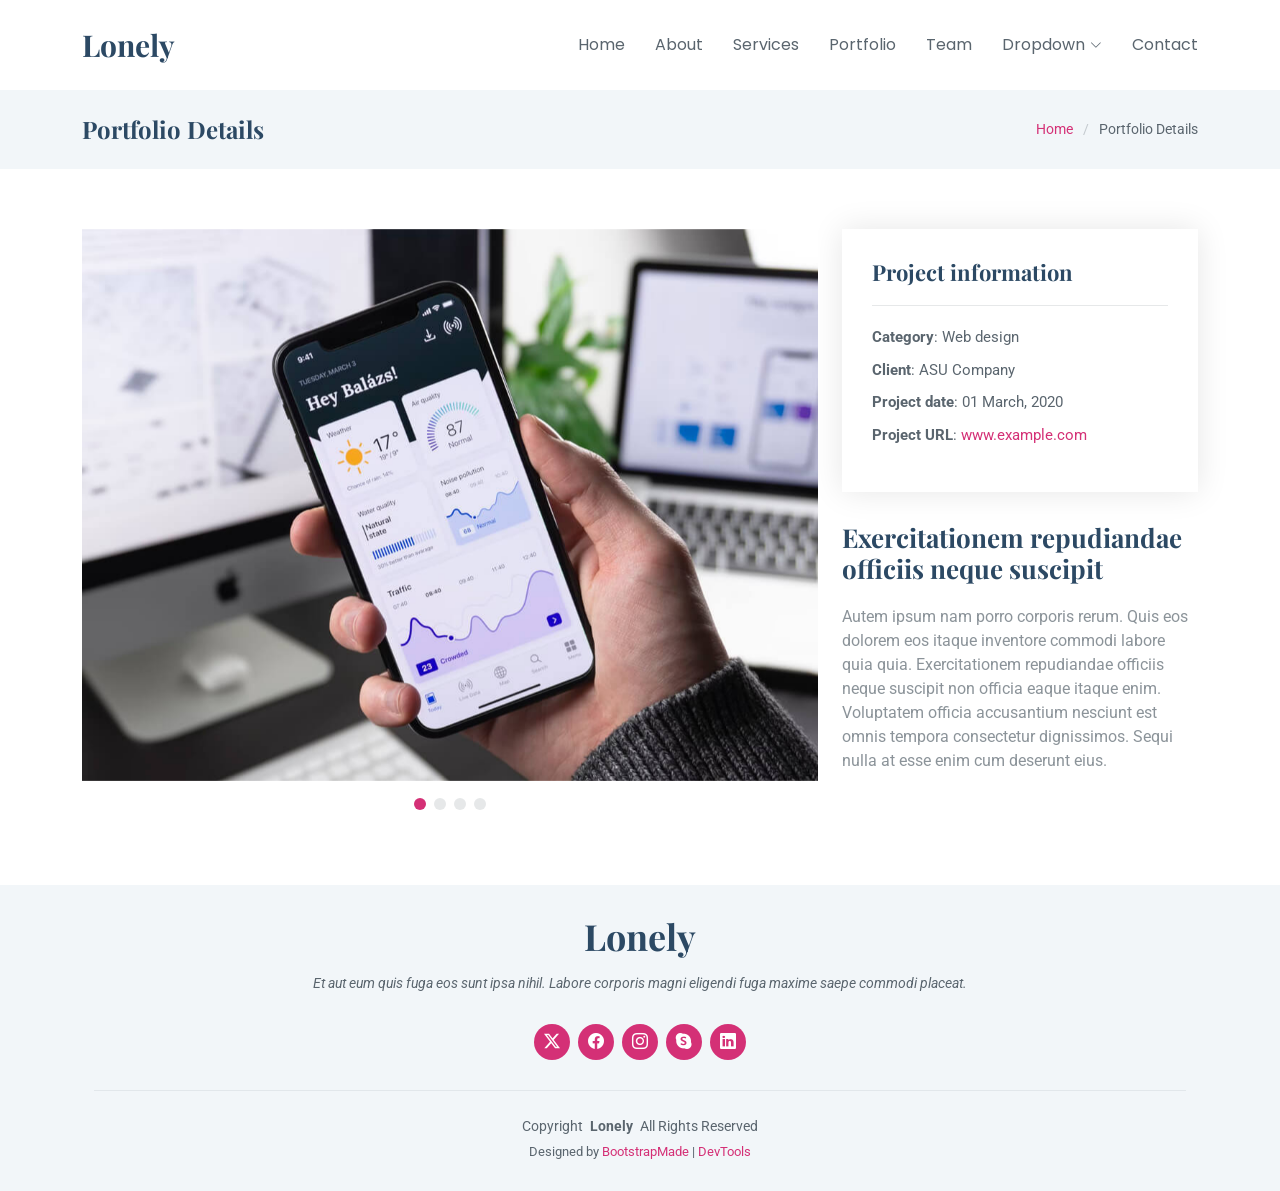
<file: Cv/portfolio-details.html>
<!DOCTYPE html>
<html lang="en">

<head>
  <meta charset="utf-8">
  <meta content="width=device-width, initial-scale=1.0" name="viewport">
  <title>Portfolio Details - Lonely Bootstrap Template</title>
  <meta name="description" content="">
  <meta name="keywords" content="">

  <!-- Favicons -->
  <link href="assets/img/favicon.png" rel="icon">
  <link href="assets/img/apple-touch-icon.png" rel="apple-touch-icon">

  <!-- Fonts -->
  <link href="https://fonts.googleapis.com" rel="preconnect">
  <link href="https://fonts.gstatic.com" rel="preconnect" crossorigin>
  <link href="https://fonts.googleapis.com/css2?family=Roboto:ital,wght@0,100;0,300;0,400;0,500;0,700;0,900;1,100;1,300;1,400;1,500;1,700;1,900&family=Poppins:ital,wght@0,100;0,200;0,300;0,400;0,500;0,600;0,700;0,800;0,900;1,100;1,200;1,300;1,400;1,500;1,600;1,700;1,800;1,900&family=Playfair+Display:ital,wght@0,400;0,500;0,600;0,700;0,800;0,900;1,400;1,500;1,600;1,700;1,800;1,900&display=swap" rel="stylesheet">

  <!-- Vendor CSS Files -->
  <link href="assets/vendor/bootstrap/css/bootstrap.min.css" rel="stylesheet">
  <link href="assets/vendor/bootstrap-icons/bootstrap-icons.css" rel="stylesheet">
  <link href="assets/vendor/aos/aos.css" rel="stylesheet">
  <link href="assets/vendor/glightbox/css/glightbox.min.css" rel="stylesheet">
  <link href="assets/vendor/swiper/swiper-bundle.min.css" rel="stylesheet">

  <!-- Main CSS File -->
  <link href="assets/css/main.css" rel="stylesheet">

  <!-- =======================================================
  * Template Name: Lonely
  * Template URL: https://bootstrapmade.com/free-html-bootstrap-template-lonely/
  * Updated: Aug 07 2024 with Bootstrap v5.3.3
  * Author: BootstrapMade.com
  * License: https://bootstrapmade.com/license/
  ======================================================== -->
</head>

<body class="portfolio-details-page">

  <header id="header" class="header d-flex align-items-center sticky-top">
    <div class="container-fluid container-xl position-relative d-flex align-items-center justify-content-between">

      <a href="index.html" class="logo d-flex align-items-center">
        <!-- Uncomment the line below if you also wish to use an image logo -->
        <!-- <img src="assets/img/logo.png" alt=""> -->
        <h1 class="sitename">Lonely</h1>
      </a>

      <nav id="navmenu" class="navmenu">
        <ul>
          <li><a href="#hero">Home</a></li>
          <li><a href="#about">About</a></li>
          <li><a href="#services">Services</a></li>
          <li><a href="#portfolio">Portfolio</a></li>
          <li><a href="#team">Team</a></li>
          <li class="dropdown"><a href="#"><span>Dropdown</span> <i class="bi bi-chevron-down toggle-dropdown"></i></a>
            <ul>
              <li><a href="#">Dropdown 1</a></li>
              <li class="dropdown"><a href="#"><span>Deep Dropdown</span> <i class="bi bi-chevron-down toggle-dropdown"></i></a>
                <ul>
                  <li><a href="#">Deep Dropdown 1</a></li>
                  <li><a href="#">Deep Dropdown 2</a></li>
                  <li><a href="#">Deep Dropdown 3</a></li>
                  <li><a href="#">Deep Dropdown 4</a></li>
                  <li><a href="#">Deep Dropdown 5</a></li>
                </ul>
              </li>
              <li><a href="#">Dropdown 2</a></li>
              <li><a href="#">Dropdown 3</a></li>
              <li><a href="#">Dropdown 4</a></li>
            </ul>
          </li>
          <li><a href="#contact">Contact</a></li>
        </ul>
        <i class="mobile-nav-toggle d-xl-none bi bi-list"></i>
      </nav>

    </div>
  </header>

  <main class="main">

    <!-- Page Title -->
    <div class="page-title light-background">
      <div class="container d-lg-flex justify-content-between align-items-center">
        <h1 class="mb-2 mb-lg-0">Portfolio Details</h1>
        <nav class="breadcrumbs">
          <ol>
            <li><a href="index.html">Home</a></li>
            <li class="current">Portfolio Details</li>
          </ol>
        </nav>
      </div>
    </div><!-- End Page Title -->

    <!-- Portfolio Details Section -->
    <section id="portfolio-details" class="portfolio-details section">

      <div class="container" data-aos="fade-up" data-aos-delay="100">

        <div class="row gy-4">

          <div class="col-lg-8">
            <div class="portfolio-details-slider swiper init-swiper">

              <script type="application/json" class="swiper-config">
                {
                  "loop": true,
                  "speed": 600,
                  "autoplay": {
                    "delay": 5000
                  },
                  "slidesPerView": "auto",
                  "pagination": {
                    "el": ".swiper-pagination",
                    "type": "bullets",
                    "clickable": true
                  }
                }
              </script>

              <div class="swiper-wrapper align-items-center">

                <div class="swiper-slide">
                  <img src="assets/img/portfolio/app-1.jpg" alt="">
                </div>

                <div class="swiper-slide">
                  <img src="assets/img/portfolio/product-1.jpg" alt="">
                </div>

                <div class="swiper-slide">
                  <img src="assets/img/portfolio/branding-1.jpg" alt="">
                </div>

                <div class="swiper-slide">
                  <img src="assets/img/portfolio/books-1.jpg" alt="">
                </div>

              </div>
              <div class="swiper-pagination"></div>
            </div>
          </div>

          <div class="col-lg-4">
            <div class="portfolio-info" data-aos="fade-up" data-aos-delay="200">
              <h3>Project information</h3>
              <ul>
                <li><strong>Category</strong>: Web design</li>
                <li><strong>Client</strong>: ASU Company</li>
                <li><strong>Project date</strong>: 01 March, 2020</li>
                <li><strong>Project URL</strong>: <a href="#">www.example.com</a></li>
              </ul>
            </div>
            <div class="portfolio-description" data-aos="fade-up" data-aos-delay="300">
              <h2>Exercitationem repudiandae officiis neque suscipit</h2>
              <p>
                Autem ipsum nam porro corporis rerum. Quis eos dolorem eos itaque inventore commodi labore quia quia. Exercitationem repudiandae officiis neque suscipit non officia eaque itaque enim. Voluptatem officia accusantium nesciunt est omnis tempora consectetur dignissimos. Sequi nulla at esse enim cum deserunt eius.
              </p>
            </div>
          </div>

        </div>

      </div>

    </section><!-- /Portfolio Details Section -->

  </main>

  <footer id="footer" class="footer light-background">
    <div class="container">
      <h3 class="sitename">Lonely</h3>
      <p>Et aut eum quis fuga eos sunt ipsa nihil. Labore corporis magni eligendi fuga maxime saepe commodi placeat.</p>
      <div class="social-links d-flex justify-content-center">
        <a href=""><i class="bi bi-twitter-x"></i></a>
        <a href=""><i class="bi bi-facebook"></i></a>
        <a href=""><i class="bi bi-instagram"></i></a>
        <a href=""><i class="bi bi-skype"></i></a>
        <a href=""><i class="bi bi-linkedin"></i></a>
      </div>
      <div class="container">
        <div class="copyright">
          <span>Copyright</span> <strong class="px-1 sitename">Lonely</strong> <span>All Rights Reserved</span>
        </div>
        <div class="credits">
          <!-- All the links in the footer should remain intact. -->
          <!-- You can delete the links only if you've purchased the pro version. -->
          <!-- Licensing information: https://bootstrapmade.com/license/ -->
          <!-- Purchase the pro version with working PHP/AJAX contact form: [buy-url] -->
          Designed by <a href="https://bootstrapmade.com/">BootstrapMade</a> | <a href="https://bootstrapmade.com/tools/">DevTools</a>
        </div>
      </div>
    </div>
  </footer>

  <!-- Scroll Top -->
  <a href="#" id="scroll-top" class="scroll-top d-flex align-items-center justify-content-center"><i class="bi bi-arrow-up-short"></i></a>

  <!-- Preloader -->
  <div id="preloader"></div>

  <!-- Vendor JS Files -->
  <script src="assets/vendor/bootstrap/js/bootstrap.bundle.min.js"></script>
  <script src="assets/vendor/php-email-form/validate.js"></script>
  <script src="assets/vendor/aos/aos.js"></script>
  <script src="assets/vendor/waypoints/noframework.waypoints.js"></script>
  <script src="assets/vendor/glightbox/js/glightbox.min.js"></script>
  <script src="assets/vendor/imagesloaded/imagesloaded.pkgd.min.js"></script>
  <script src="assets/vendor/isotope-layout/isotope.pkgd.min.js"></script>
  <script src="assets/vendor/swiper/swiper-bundle.min.js"></script>

  <!-- Main JS File -->
  <script src="assets/js/main.js"></script>

</body>

</html>
</file>
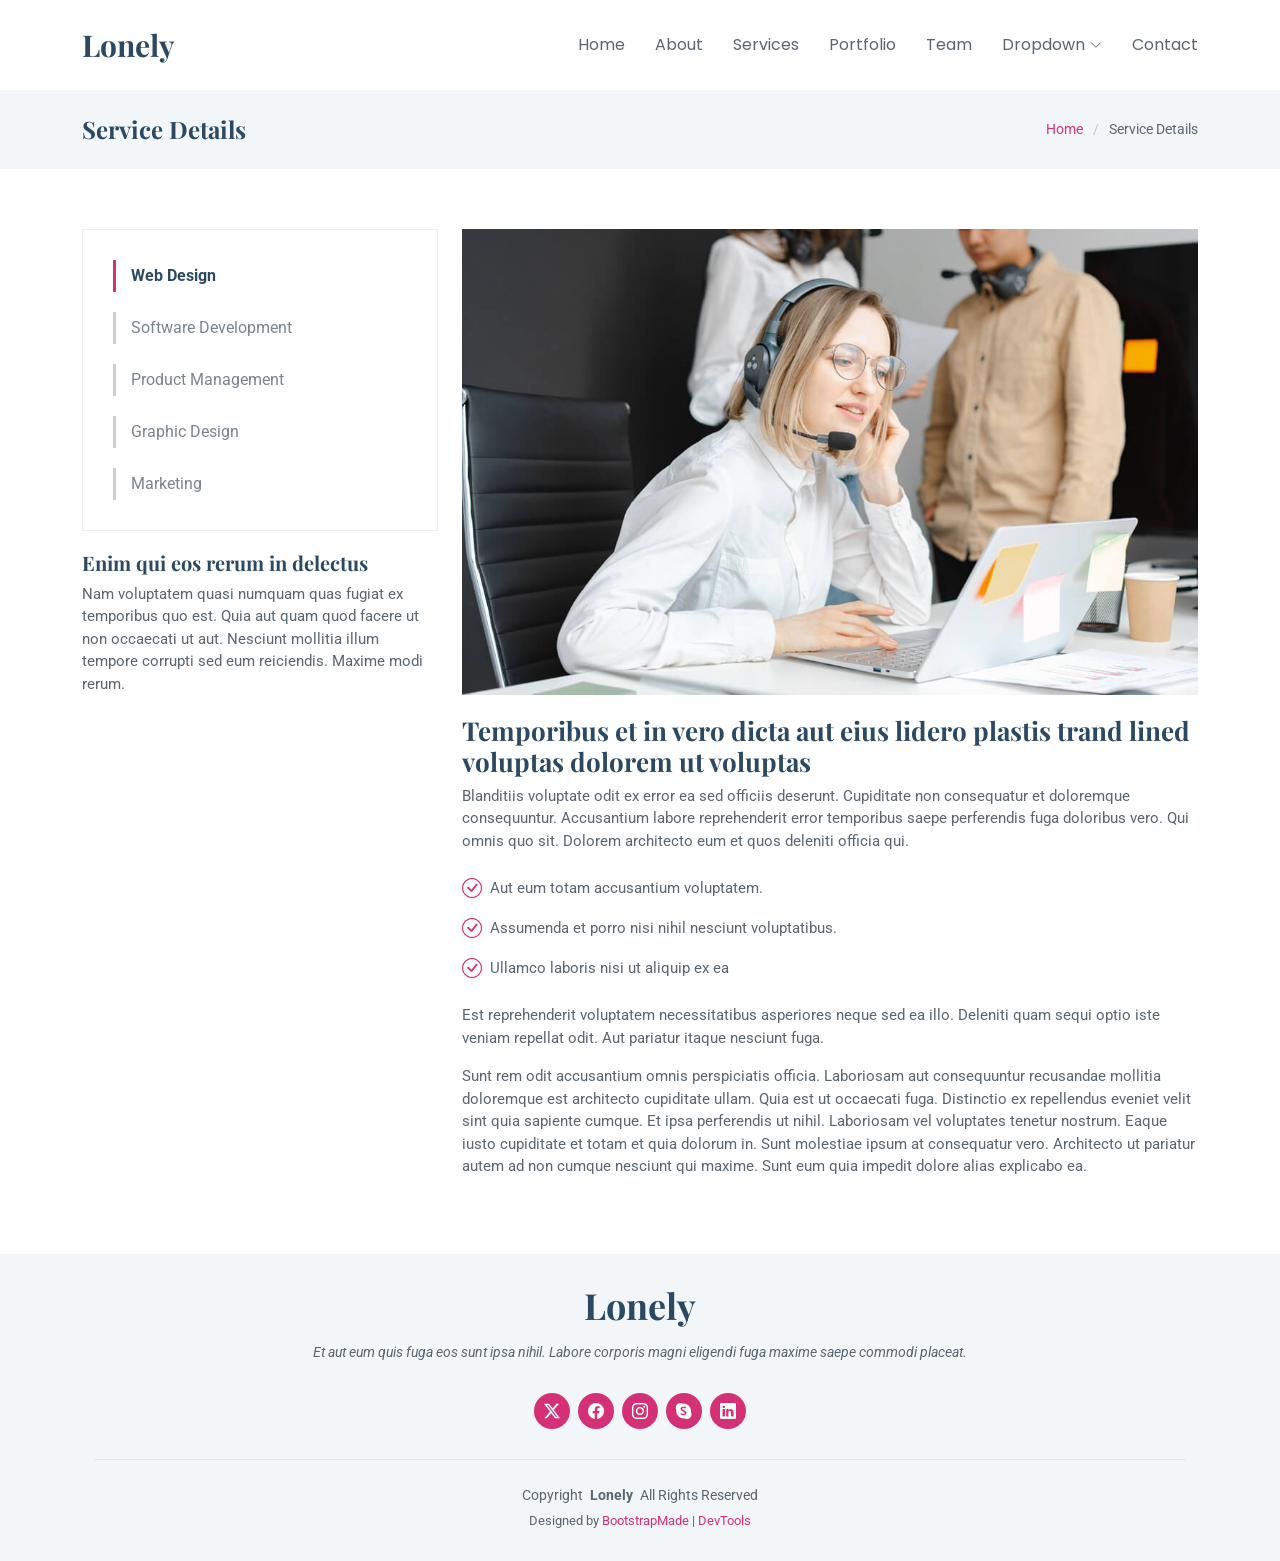
<file: Cv/service-details.html>
<!DOCTYPE html>
<html lang="en">

<head>
  <meta charset="utf-8">
  <meta content="width=device-width, initial-scale=1.0" name="viewport">
  <title>Service Details - Lonely Bootstrap Template</title>
  <meta name="description" content="">
  <meta name="keywords" content="">

  <!-- Favicons -->
  <link href="assets/img/favicon.png" rel="icon">
  <link href="assets/img/apple-touch-icon.png" rel="apple-touch-icon">

  <!-- Fonts -->
  <link href="https://fonts.googleapis.com" rel="preconnect">
  <link href="https://fonts.gstatic.com" rel="preconnect" crossorigin>
  <link href="https://fonts.googleapis.com/css2?family=Roboto:ital,wght@0,100;0,300;0,400;0,500;0,700;0,900;1,100;1,300;1,400;1,500;1,700;1,900&family=Poppins:ital,wght@0,100;0,200;0,300;0,400;0,500;0,600;0,700;0,800;0,900;1,100;1,200;1,300;1,400;1,500;1,600;1,700;1,800;1,900&family=Playfair+Display:ital,wght@0,400;0,500;0,600;0,700;0,800;0,900;1,400;1,500;1,600;1,700;1,800;1,900&display=swap" rel="stylesheet">

  <!-- Vendor CSS Files -->
  <link href="assets/vendor/bootstrap/css/bootstrap.min.css" rel="stylesheet">
  <link href="assets/vendor/bootstrap-icons/bootstrap-icons.css" rel="stylesheet">
  <link href="assets/vendor/aos/aos.css" rel="stylesheet">
  <link href="assets/vendor/glightbox/css/glightbox.min.css" rel="stylesheet">
  <link href="assets/vendor/swiper/swiper-bundle.min.css" rel="stylesheet">

  <!-- Main CSS File -->
  <link href="assets/css/main.css" rel="stylesheet">

  <!-- =======================================================
  * Template Name: Lonely
  * Template URL: https://bootstrapmade.com/free-html-bootstrap-template-lonely/
  * Updated: Aug 07 2024 with Bootstrap v5.3.3
  * Author: BootstrapMade.com
  * License: https://bootstrapmade.com/license/
  ======================================================== -->
</head>

<body class="service-details-page">

  <header id="header" class="header d-flex align-items-center sticky-top">
    <div class="container-fluid container-xl position-relative d-flex align-items-center justify-content-between">

      <a href="index.html" class="logo d-flex align-items-center">
        <!-- Uncomment the line below if you also wish to use an image logo -->
        <!-- <img src="assets/img/logo.png" alt=""> -->
        <h1 class="sitename">Lonely</h1>
      </a>

      <nav id="navmenu" class="navmenu">
        <ul>
          <li><a href="#hero">Home</a></li>
          <li><a href="#about">About</a></li>
          <li><a href="#services">Services</a></li>
          <li><a href="#portfolio">Portfolio</a></li>
          <li><a href="#team">Team</a></li>
          <li class="dropdown"><a href="#"><span>Dropdown</span> <i class="bi bi-chevron-down toggle-dropdown"></i></a>
            <ul>
              <li><a href="#">Dropdown 1</a></li>
              <li class="dropdown"><a href="#"><span>Deep Dropdown</span> <i class="bi bi-chevron-down toggle-dropdown"></i></a>
                <ul>
                  <li><a href="#">Deep Dropdown 1</a></li>
                  <li><a href="#">Deep Dropdown 2</a></li>
                  <li><a href="#">Deep Dropdown 3</a></li>
                  <li><a href="#">Deep Dropdown 4</a></li>
                  <li><a href="#">Deep Dropdown 5</a></li>
                </ul>
              </li>
              <li><a href="#">Dropdown 2</a></li>
              <li><a href="#">Dropdown 3</a></li>
              <li><a href="#">Dropdown 4</a></li>
            </ul>
          </li>
          <li><a href="#contact">Contact</a></li>
        </ul>
        <i class="mobile-nav-toggle d-xl-none bi bi-list"></i>
      </nav>

    </div>
  </header>

  <main class="main">

    <!-- Page Title -->
    <div class="page-title light-background">
      <div class="container d-lg-flex justify-content-between align-items-center">
        <h1 class="mb-2 mb-lg-0">Service Details</h1>
        <nav class="breadcrumbs">
          <ol>
            <li><a href="index.html">Home</a></li>
            <li class="current">Service Details</li>
          </ol>
        </nav>
      </div>
    </div><!-- End Page Title -->

    <!-- Service Details Section -->
    <section id="service-details" class="service-details section">

      <div class="container">

        <div class="row gy-4">

          <div class="col-lg-4" data-aos="fade-up" data-aos-delay="100">
            <div class="services-list">
              <a href="#" class="active">Web Design</a>
              <a href="#">Software Development</a>
              <a href="#">Product Management</a>
              <a href="#">Graphic Design</a>
              <a href="#">Marketing</a>
            </div>

            <h4>Enim qui eos rerum in delectus</h4>
            <p>Nam voluptatem quasi numquam quas fugiat ex temporibus quo est. Quia aut quam quod facere ut non occaecati ut aut. Nesciunt mollitia illum tempore corrupti sed eum reiciendis. Maxime modi rerum.</p>
          </div>

          <div class="col-lg-8" data-aos="fade-up" data-aos-delay="200">
            <img src="assets/img/services.jpg" alt="" class="img-fluid services-img">
            <h3>Temporibus et in vero dicta aut eius lidero plastis trand lined voluptas dolorem ut voluptas</h3>
            <p>
              Blanditiis voluptate odit ex error ea sed officiis deserunt. Cupiditate non consequatur et doloremque consequuntur. Accusantium labore reprehenderit error temporibus saepe perferendis fuga doloribus vero. Qui omnis quo sit. Dolorem architecto eum et quos deleniti officia qui.
            </p>
            <ul>
              <li><i class="bi bi-check-circle"></i> <span>Aut eum totam accusantium voluptatem.</span></li>
              <li><i class="bi bi-check-circle"></i> <span>Assumenda et porro nisi nihil nesciunt voluptatibus.</span></li>
              <li><i class="bi bi-check-circle"></i> <span>Ullamco laboris nisi ut aliquip ex ea</span></li>
            </ul>
            <p>
              Est reprehenderit voluptatem necessitatibus asperiores neque sed ea illo. Deleniti quam sequi optio iste veniam repellat odit. Aut pariatur itaque nesciunt fuga.
            </p>
            <p>
              Sunt rem odit accusantium omnis perspiciatis officia. Laboriosam aut consequuntur recusandae mollitia doloremque est architecto cupiditate ullam. Quia est ut occaecati fuga. Distinctio ex repellendus eveniet velit sint quia sapiente cumque. Et ipsa perferendis ut nihil. Laboriosam vel voluptates tenetur nostrum. Eaque iusto cupiditate et totam et quia dolorum in. Sunt molestiae ipsum at consequatur vero. Architecto ut pariatur autem ad non cumque nesciunt qui maxime. Sunt eum quia impedit dolore alias explicabo ea.
            </p>
          </div>

        </div>

      </div>

    </section><!-- /Service Details Section -->

  </main>

  <footer id="footer" class="footer light-background">
    <div class="container">
      <h3 class="sitename">Lonely</h3>
      <p>Et aut eum quis fuga eos sunt ipsa nihil. Labore corporis magni eligendi fuga maxime saepe commodi placeat.</p>
      <div class="social-links d-flex justify-content-center">
        <a href=""><i class="bi bi-twitter-x"></i></a>
        <a href=""><i class="bi bi-facebook"></i></a>
        <a href=""><i class="bi bi-instagram"></i></a>
        <a href=""><i class="bi bi-skype"></i></a>
        <a href=""><i class="bi bi-linkedin"></i></a>
      </div>
      <div class="container">
        <div class="copyright">
          <span>Copyright</span> <strong class="px-1 sitename">Lonely</strong> <span>All Rights Reserved</span>
        </div>
        <div class="credits">
          <!-- All the links in the footer should remain intact. -->
          <!-- You can delete the links only if you've purchased the pro version. -->
          <!-- Licensing information: https://bootstrapmade.com/license/ -->
          <!-- Purchase the pro version with working PHP/AJAX contact form: [buy-url] -->
          Designed by <a href="https://bootstrapmade.com/">BootstrapMade</a> | <a href="https://bootstrapmade.com/tools/">DevTools</a>
        </div>
      </div>
    </div>
  </footer>

  <!-- Scroll Top -->
  <a href="#" id="scroll-top" class="scroll-top d-flex align-items-center justify-content-center"><i class="bi bi-arrow-up-short"></i></a>

  <!-- Preloader -->
  <div id="preloader"></div>

  <!-- Vendor JS Files -->
  <script src="assets/vendor/bootstrap/js/bootstrap.bundle.min.js"></script>
  <script src="assets/vendor/php-email-form/validate.js"></script>
  <script src="assets/vendor/aos/aos.js"></script>
  <script src="assets/vendor/waypoints/noframework.waypoints.js"></script>
  <script src="assets/vendor/glightbox/js/glightbox.min.js"></script>
  <script src="assets/vendor/imagesloaded/imagesloaded.pkgd.min.js"></script>
  <script src="assets/vendor/isotope-layout/isotope.pkgd.min.js"></script>
  <script src="assets/vendor/swiper/swiper-bundle.min.js"></script>

  <!-- Main JS File -->
  <script src="assets/js/main.js"></script>

</body>

</html>
</file>
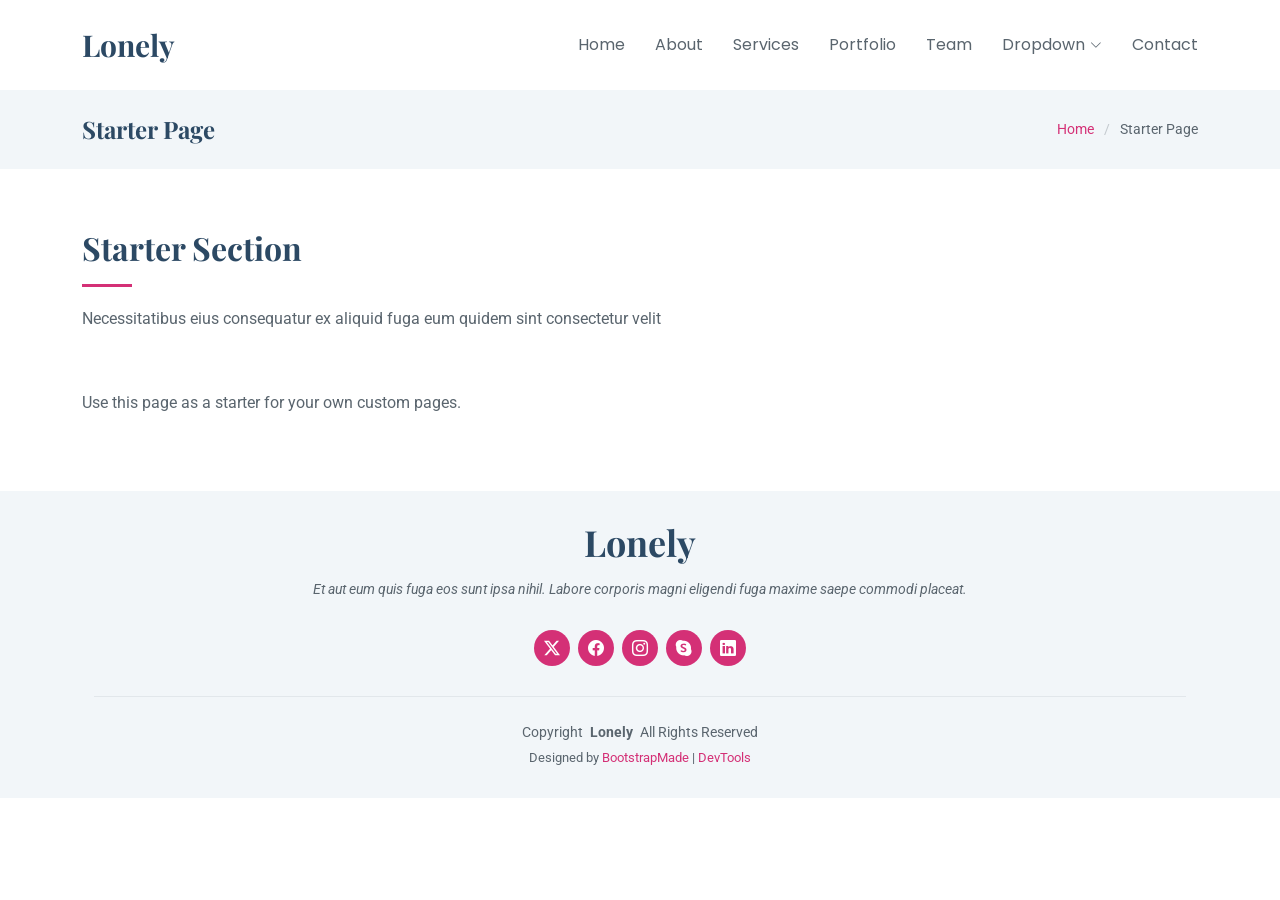
<file: Cv/starter-page.html>
<!DOCTYPE html>
<html lang="en">

<head>
  <meta charset="utf-8">
  <meta content="width=device-width, initial-scale=1.0" name="viewport">
  <title>Starter Page - Lonely Bootstrap Template</title>
  <meta name="description" content="">
  <meta name="keywords" content="">

  <!-- Favicons -->
  <link href="assets/img/favicon.png" rel="icon">
  <link href="assets/img/apple-touch-icon.png" rel="apple-touch-icon">

  <!-- Fonts -->
  <link href="https://fonts.googleapis.com" rel="preconnect">
  <link href="https://fonts.gstatic.com" rel="preconnect" crossorigin>
  <link href="https://fonts.googleapis.com/css2?family=Roboto:ital,wght@0,100;0,300;0,400;0,500;0,700;0,900;1,100;1,300;1,400;1,500;1,700;1,900&family=Poppins:ital,wght@0,100;0,200;0,300;0,400;0,500;0,600;0,700;0,800;0,900;1,100;1,200;1,300;1,400;1,500;1,600;1,700;1,800;1,900&family=Playfair+Display:ital,wght@0,400;0,500;0,600;0,700;0,800;0,900;1,400;1,500;1,600;1,700;1,800;1,900&display=swap" rel="stylesheet">

  <!-- Vendor CSS Files -->
  <link href="assets/vendor/bootstrap/css/bootstrap.min.css" rel="stylesheet">
  <link href="assets/vendor/bootstrap-icons/bootstrap-icons.css" rel="stylesheet">
  <link href="assets/vendor/aos/aos.css" rel="stylesheet">
  <link href="assets/vendor/glightbox/css/glightbox.min.css" rel="stylesheet">
  <link href="assets/vendor/swiper/swiper-bundle.min.css" rel="stylesheet">

  <!-- Main CSS File -->
  <link href="assets/css/main.css" rel="stylesheet">

  <!-- =======================================================
  * Template Name: Lonely
  * Template URL: https://bootstrapmade.com/free-html-bootstrap-template-lonely/
  * Updated: Aug 07 2024 with Bootstrap v5.3.3
  * Author: BootstrapMade.com
  * License: https://bootstrapmade.com/license/
  ======================================================== -->
</head>

<body class="starter-page-page">

  <header id="header" class="header d-flex align-items-center sticky-top">
    <div class="container-fluid container-xl position-relative d-flex align-items-center justify-content-between">

      <a href="index.html" class="logo d-flex align-items-center">
        <!-- Uncomment the line below if you also wish to use an image logo -->
        <!-- <img src="assets/img/logo.png" alt=""> -->
        <h1 class="sitename">Lonely</h1>
      </a>

      <nav id="navmenu" class="navmenu">
        <ul>
          <li><a href="#hero">Home</a></li>
          <li><a href="#about">About</a></li>
          <li><a href="#services">Services</a></li>
          <li><a href="#portfolio">Portfolio</a></li>
          <li><a href="#team">Team</a></li>
          <li class="dropdown"><a href="#"><span>Dropdown</span> <i class="bi bi-chevron-down toggle-dropdown"></i></a>
            <ul>
              <li><a href="#">Dropdown 1</a></li>
              <li class="dropdown"><a href="#"><span>Deep Dropdown</span> <i class="bi bi-chevron-down toggle-dropdown"></i></a>
                <ul>
                  <li><a href="#">Deep Dropdown 1</a></li>
                  <li><a href="#">Deep Dropdown 2</a></li>
                  <li><a href="#">Deep Dropdown 3</a></li>
                  <li><a href="#">Deep Dropdown 4</a></li>
                  <li><a href="#">Deep Dropdown 5</a></li>
                </ul>
              </li>
              <li><a href="#">Dropdown 2</a></li>
              <li><a href="#">Dropdown 3</a></li>
              <li><a href="#">Dropdown 4</a></li>
            </ul>
          </li>
          <li><a href="#contact">Contact</a></li>
        </ul>
        <i class="mobile-nav-toggle d-xl-none bi bi-list"></i>
      </nav>

    </div>
  </header>

  <main class="main">

    <!-- Page Title -->
    <div class="page-title light-background">
      <div class="container d-lg-flex justify-content-between align-items-center">
        <h1 class="mb-2 mb-lg-0">Starter Page</h1>
        <nav class="breadcrumbs">
          <ol>
            <li><a href="index.html">Home</a></li>
            <li class="current">Starter Page</li>
          </ol>
        </nav>
      </div>
    </div><!-- End Page Title -->

    <!-- Starter Section Section -->
    <section id="starter-section" class="starter-section section">

      <!-- Section Title -->
      <div class="container section-title" data-aos="fade-up">
        <h2>Starter Section</h2>
        <p>Necessitatibus eius consequatur ex aliquid fuga eum quidem sint consectetur velit</p>
      </div><!-- End Section Title -->

      <div class="container" data-aos="fade-up">
        <p>Use this page as a starter for your own custom pages.</p>
      </div>

    </section><!-- /Starter Section Section -->

  </main>

  <footer id="footer" class="footer light-background">
    <div class="container">
      <h3 class="sitename">Lonely</h3>
      <p>Et aut eum quis fuga eos sunt ipsa nihil. Labore corporis magni eligendi fuga maxime saepe commodi placeat.</p>
      <div class="social-links d-flex justify-content-center">
        <a href=""><i class="bi bi-twitter-x"></i></a>
        <a href=""><i class="bi bi-facebook"></i></a>
        <a href=""><i class="bi bi-instagram"></i></a>
        <a href=""><i class="bi bi-skype"></i></a>
        <a href=""><i class="bi bi-linkedin"></i></a>
      </div>
      <div class="container">
        <div class="copyright">
          <span>Copyright</span> <strong class="px-1 sitename">Lonely</strong> <span>All Rights Reserved</span>
        </div>
        <div class="credits">
          <!-- All the links in the footer should remain intact. -->
          <!-- You can delete the links only if you've purchased the pro version. -->
          <!-- Licensing information: https://bootstrapmade.com/license/ -->
          <!-- Purchase the pro version with working PHP/AJAX contact form: [buy-url] -->
          Designed by <a href="https://bootstrapmade.com/">BootstrapMade</a> | <a href="https://bootstrapmade.com/tools/">DevTools</a>
        </div>
      </div>
    </div>
  </footer>

  <!-- Scroll Top -->
  <a href="#" id="scroll-top" class="scroll-top d-flex align-items-center justify-content-center"><i class="bi bi-arrow-up-short"></i></a>

  <!-- Preloader -->
  <div id="preloader"></div>

  <!-- Vendor JS Files -->
  <script src="assets/vendor/bootstrap/js/bootstrap.bundle.min.js"></script>
  <script src="assets/vendor/php-email-form/validate.js"></script>
  <script src="assets/vendor/aos/aos.js"></script>
  <script src="assets/vendor/waypoints/noframework.waypoints.js"></script>
  <script src="assets/vendor/glightbox/js/glightbox.min.js"></script>
  <script src="assets/vendor/imagesloaded/imagesloaded.pkgd.min.js"></script>
  <script src="assets/vendor/isotope-layout/isotope.pkgd.min.js"></script>
  <script src="assets/vendor/swiper/swiper-bundle.min.js"></script>

  <!-- Main JS File -->
  <script src="assets/js/main.js"></script>

</body>

</html>
</file>
<file: Apps/styles.css>
/* CSS Variables for design system */
:root {
    --bg-primary: #090b11;
    --bg-secondary: #121622;
    --bg-card: rgba(20, 25, 40, 0.65);
    --border-card: rgba(255, 255, 255, 0.08);
    --border-card-hover: rgba(255, 255, 255, 0.15);
    
    --text-primary: #f3f4f6;
    --text-secondary: #9ca3af;
    --text-muted: #6b7280;
    
    --accent-default: #6366f1;
    --accent-default-rgb: 99, 102, 241;
    
    --glass-blur: 16px;
    --card-shadow: 0 8px 32px 0 rgba(0, 0, 0, 0.37);
    --card-shadow-hover: 0 12px 40px 0 rgba(0, 0, 0, 0.5);
    
    --font-heading: 'Outfit', sans-serif;
    --font-body: 'Plus Jakarta Sans', sans-serif;
    
    --transition-speed: 0.3s;
    --ease-bounce: cubic-bezier(0.34, 1.56, 0.64, 1);
}

/* Light Theme Variables */
body.light-theme {
    --bg-primary: #f0f2f5;
    --bg-secondary: #ffffff;
    --bg-card: rgba(255, 255, 255, 0.7);
    --border-card: rgba(0, 0, 0, 0.06);
    --border-card-hover: rgba(0, 0, 0, 0.12);
    
    --text-primary: #1e293b;
    --text-secondary: #4b5563;
    --text-muted: #9ca3af;
    
    --card-shadow: 0 8px 30px 0 rgba(31, 38, 135, 0.06);
    --card-shadow-hover: 0 12px 35px 0 rgba(31, 38, 135, 0.12);
}

/* Base resets */
* {
    margin: 0;
    padding: 0;
    box-sizing: border-box;
}

body {
    background-color: var(--bg-primary);
    color: var(--text-primary);
    font-family: var(--font-body);
    min-height: 100vh;
    overflow-x: hidden;
    position: relative;
    display: flex;
    flex-direction: column;
    justify-content: space-between;
    transition: background-color var(--transition-speed) ease, color var(--transition-speed) ease;
}

/* Background glows for premium look */
.bg-glow {
    position: absolute;
    border-radius: 50%;
    filter: blur(140px);
    z-index: -1;
    opacity: 0.15;
    pointer-events: none;
    transition: opacity var(--transition-speed) ease;
}

body.light-theme .bg-glow {
    opacity: 0.1;
}

.bg-glow-1 {
    top: -10%;
    left: -10%;
    width: 50vw;
    height: 50vw;
    background: radial-gradient(circle, #4f46e5 0%, transparent 70%);
}

.bg-glow-2 {
    bottom: -10%;
    right: -10%;
    width: 60vw;
    height: 60vw;
    background: radial-gradient(circle, #ec4899 0%, transparent 70%);
}

.bg-glow-3 {
    top: 40%;
    left: 35%;
    width: 30vw;
    height: 30vw;
    background: radial-gradient(circle, #06b6d4 0%, transparent 70%);
}

/* Header style */
.app-header {
    backdrop-filter: blur(var(--glass-blur));
    -webkit-backdrop-filter: blur(var(--glass-blur));
    background-color: rgba(var(--bg-secondary) == #ffffff ? 255 : 9, 11, 17, 0.6);
    border-bottom: 1px solid var(--border-card);
    position: sticky;
    top: 0;
    z-index: 100;
    transition: background-color var(--transition-speed) ease;
}

body.light-theme .app-header {
    background-color: rgba(255, 255, 255, 0.65);
}

.header-container {
    max-width: 1200px;
    margin: 0 auto;
    padding: 1.25rem 2rem;
    display: flex;
    justify-content: space-between;
    align-items: center;
}

.header-left {
    display: flex;
    align-items: center;
    gap: 1.5rem;
}

.back-portal-btn {
    display: inline-flex;
    align-items: center;
    gap: 0.6rem;
    padding: 0 1rem;
    height: 40px;
    border-radius: 12px;
    background: var(--bg-card);
    border: 1px solid var(--border-card);
    color: var(--text-primary);
    text-decoration: none;
    font-family: var(--font-heading);
    font-size: 0.88rem;
    font-weight: 600;
    backdrop-filter: blur(var(--glass-blur));
    -webkit-backdrop-filter: blur(var(--glass-blur));
    box-shadow: 0 4px 12px rgba(0, 0, 0, 0.05);
    transition: all var(--transition-speed) ease;
    cursor: pointer;
    flex-shrink: 0;
}

.back-portal-btn i {
    font-size: 0.85rem;
    transition: transform var(--transition-speed) ease;
}

.back-portal-btn:hover {
    transform: translateX(-3px);
    background: var(--bg-secondary);
    border-color: var(--accent-default);
    color: var(--accent-default);
    box-shadow: 0 6px 20px rgba(99, 102, 241, 0.25);
}

.back-portal-btn:hover i {
    transform: translateX(-3px);
}

.back-portal-btn .btn-text-short {
    display: none;
}

.logo-area {
    display: flex;
    align-items: center;
    gap: 1rem;
}

.logo-icon {
    width: 40px;
    height: 40px;
    border-radius: 12px;
    background: linear-gradient(135deg, #4f46e5 0%, #ec4899 100%);
    color: white;
    font-family: var(--font-heading);
    font-weight: 800;
    font-size: 1.5rem;
    display: flex;
    align-items: center;
    justify-content: center;
    box-shadow: 0 4px 15px rgba(79, 70, 229, 0.4);
}

.logo-text h1 {
    font-family: var(--font-heading);
    font-weight: 800;
    font-size: 1.4rem;
    line-height: 1.2;
    background: linear-gradient(135deg, var(--text-primary) 30%, var(--text-muted) 100%);
    -webkit-background-clip: text;
    -webkit-text-fill-color: transparent;
}

.logo-text h1 span {
    background: linear-gradient(135deg, #4f46e5 0%, #ec4899 100%);
    -webkit-background-clip: text;
    -webkit-text-fill-color: transparent;
    margin-left: 0.15rem;
}

.logo-text p {
    font-size: 0.75rem;
    color: var(--text-secondary);
}

.theme-toggle-btn {
    width: 40px;
    height: 40px;
    border-radius: 12px;
    background: var(--bg-card);
    border: 1px solid var(--border-card);
    display: flex;
    align-items: center;
    justify-content: center;
    cursor: pointer;
    color: var(--text-primary);
    transition: all var(--transition-speed) ease;
}

.theme-toggle-btn:hover {
    transform: translateY(-2px);
    border-color: var(--border-card-hover);
    background: var(--bg-secondary);
}

/* Main Layout */
.main-content {
    max-width: 1200px;
    width: 100%;
    margin: 0 auto;
    padding: 3rem 2rem;
    flex-grow: 1;
}

/* Control Panel (Search and Filter) */
.control-panel {
    display: flex;
    flex-direction: column;
    gap: 1.5rem;
    margin-bottom: 3rem;
}

.search-bar-container {
    position: relative;
    width: 100%;
    max-width: 600px;
    margin: 0 auto;
}

.search-icon {
    position: absolute;
    left: 1.2rem;
    top: 50%;
    transform: translateY(-50%);
    color: var(--text-muted);
    font-size: 1.1rem;
    transition: color var(--transition-speed) ease;
}

#search-input {
    width: 100%;
    padding: 1.1rem 1.5rem 1.1rem 3.2rem;
    border-radius: 16px;
    background: var(--bg-card);
    border: 1px solid var(--border-card);
    color: var(--text-primary);
    font-family: var(--font-body);
    font-size: 0.95rem;
    backdrop-filter: blur(var(--glass-blur));
    -webkit-backdrop-filter: blur(var(--glass-blur));
    transition: all var(--transition-speed) ease;
}

#search-input:focus {
    outline: none;
    border-color: var(--accent-default);
    box-shadow: 0 0 0 3px rgba(var(--accent-default-rgb), 0.2);
    background-color: var(--bg-secondary);
}

#search-input:focus + .search-icon {
    color: var(--accent-default);
}

.clear-search {
    position: absolute;
    right: 1.2rem;
    top: 50%;
    transform: translateY(-50%);
    background: none;
    border: none;
    color: var(--text-muted);
    cursor: pointer;
    font-size: 1.1rem;
    transition: color var(--transition-speed) ease;
}

.clear-search:hover {
    color: var(--text-primary);
}

/* Category Filters */
.filter-categories {
    display: flex;
    justify-content: center;
    flex-wrap: wrap;
    gap: 0.75rem;
}

.filter-btn {
    padding: 0.6rem 1.3rem;
    border-radius: 99px;
    border: 1px solid var(--border-card);
    background: var(--bg-card);
    color: var(--text-secondary);
    font-family: var(--font-heading);
    font-weight: 500;
    font-size: 0.9rem;
    cursor: pointer;
    backdrop-filter: blur(var(--glass-blur));
    -webkit-backdrop-filter: blur(var(--glass-blur));
    transition: all var(--transition-speed) ease;
}

.filter-btn:hover {
    border-color: var(--border-card-hover);
    color: var(--text-primary);
    transform: translateY(-1px);
}

.filter-btn.active {
    background: var(--accent-default);
    color: white;
    border-color: var(--accent-default);
    box-shadow: 0 4px 15px rgba(var(--accent-default-rgb), 0.3);
}

/* Grid layout for cards */
.apps-grid {
    display: grid;
    grid-template-columns: repeat(auto-fill, minmax(280px, 1fr));
    gap: 2rem;
    transition: all var(--transition-speed) ease;
}

/* Card Styling - DYNAMIC THEME SYSTEM */
.app-card {
    border-radius: 24px;
    background: var(--bg-card);
    border: 1px solid var(--border-card);
    overflow: hidden;
    backdrop-filter: blur(var(--glass-blur));
    -webkit-backdrop-filter: blur(var(--glass-blur));
    box-shadow: var(--card-shadow);
    transition: transform 0.4s var(--ease-bounce), border-color var(--transition-speed) ease, box-shadow 0.4s ease;
    height: 100%;
    position: relative;
}

/* Beautiful dynamic background hover and glow effects per card */
.app-card::before {
    content: '';
    position: absolute;
    top: 0;
    left: 0;
    right: 0;
    height: 6px;
    background: var(--app-theme);
    transition: height 0.3s ease;
}

.app-card:hover {
    transform: translateY(-8px) scale(1.01);
    border-color: rgba(var(--app-theme-rgb), 0.3);
    box-shadow: 0 15px 35px rgba(var(--app-theme-rgb), 0.15), var(--card-shadow-hover);
}

.app-card:hover::before {
    height: 8px;
}

.card-inner {
    padding: 2rem;
    display: flex;
    flex-direction: column;
    height: 100%;
    justify-content: space-between;
}

/* Card Header */
.app-header-card {
    display: flex;
    justify-content: space-between;
    align-items: center;
    margin-bottom: 1.5rem;
}

.app-icon-container {
    width: 48px;
    height: 48px;
    border-radius: 16px;
    background: rgba(var(--app-theme-rgb), 0.1);
    color: var(--app-theme);
    display: flex;
    align-items: center;
    justify-content: center;
    font-size: 1.4rem;
    border: 1px solid rgba(var(--app-theme-rgb), 0.25);
    transition: all var(--transition-speed) ease;
}

.app-card:hover .app-icon-container {
    background: var(--app-theme);
    color: white;
    transform: scale(1.05) rotate(5deg);
    box-shadow: 0 6px 20px rgba(var(--app-theme-rgb), 0.3);
}

.app-badge {
    padding: 0.3rem 0.75rem;
    border-radius: 99px;
    font-size: 0.75rem;
    font-weight: 600;
    color: var(--app-theme);
    background: rgba(var(--app-theme-rgb), 0.08);
    border: 1px solid rgba(var(--app-theme-rgb), 0.15);
    letter-spacing: 0.3px;
}

/* Card Body */
.app-body {
    flex-grow: 1;
    margin-bottom: 1.75rem;
}

.app-title {
    font-family: var(--font-heading);
    font-size: 1.25rem;
    font-weight: 700;
    margin-bottom: 0.75rem;
    transition: color var(--transition-speed) ease;
}

.app-card:hover .app-title {
    color: var(--app-theme);
}

.app-description {
    color: var(--text-secondary);
    font-size: 0.88rem;
    line-height: 1.5;
    margin-bottom: 1.25rem;
}

.app-tech-tags {
    display: flex;
    flex-wrap: wrap;
    gap: 0.5rem;
}

.app-tech-tags span {
    padding: 0.2rem 0.6rem;
    border-radius: 6px;
    font-size: 0.75rem;
    font-weight: 500;
    background: rgba(255, 255, 255, 0.04);
    border: 1px solid var(--border-card);
    color: var(--text-muted);
}

body.light-theme .app-tech-tags span {
    background: rgba(0, 0, 0, 0.02);
}

/* Card Footer & Launch Button */
.launch-btn {
    display: flex;
    align-items: center;
    justify-content: center;
    gap: 0.5rem;
    width: 100%;
    padding: 0.8rem;
    border-radius: 12px;
    border: 1px solid rgba(var(--app-theme-rgb), 0.2);
    background: rgba(var(--app-theme-rgb), 0.02);
    color: var(--text-primary);
    text-decoration: none;
    font-family: var(--font-heading);
    font-weight: 600;
    font-size: 0.9rem;
    cursor: pointer;
    transition: all var(--transition-speed) ease;
}

.app-footer-card {
    display: flex;
    gap: 10px;
    width: 100%;
}

.app-footer-card .launch-btn {
    flex: 1;
    width: auto;
    min-width: 0;
    padding: 0.8rem 0.5rem;
    font-size: 0.85rem;
    white-space: nowrap;
}

.app-card:hover .launch-btn {
    background: var(--app-theme);
    border-color: var(--app-theme);
    color: white;
    box-shadow: 0 4px 15px rgba(var(--app-theme-rgb), 0.35);
}

.launch-btn i {
    font-size: 0.8rem;
    transition: transform var(--transition-speed) ease;
}

.app-card:hover .launch-btn i {
    transform: translate(2px, -2px);
}

/* Empty State Styling */
.empty-state {
    text-align: center;
    padding: 4rem 2rem;
    color: var(--text-muted);
}

.empty-state i {
    font-size: 3rem;
    margin-bottom: 1.5rem;
    color: rgba(var(--accent-default-rgb), 0.3);
}

.empty-state h3 {
    color: var(--text-primary);
    font-family: var(--font-heading);
    font-size: 1.3rem;
    margin-bottom: 0.5rem;
}

/* Footer style */
.app-footer {
    padding: 2rem;
    text-align: center;
    border-top: 1px solid var(--border-card);
    color: var(--text-muted);
    font-size: 0.85rem;
    backdrop-filter: blur(var(--glass-blur));
    -webkit-backdrop-filter: blur(var(--glass-blur));
}

/* Responsive adjustments */
@media (max-width: 640px) {
    .main-content {
        padding: 2rem 1rem;
    }
    
    .header-container {
        padding: 1rem;
    }

    .header-left {
        gap: 0.85rem;
    }

    .back-portal-btn {
        padding: 0 0.75rem;
        font-size: 0.82rem;
        gap: 0.4rem;
    }

    .back-portal-btn .btn-text-full {
        display: none;
    }

    .back-portal-btn .btn-text-short {
        display: inline;
    }
    
    .logo-text h1 {
        font-size: 1.2rem;
    }
    
    .control-panel {
        margin-bottom: 2rem;
    }
}

@media (max-width: 460px) {
    .back-portal-btn .btn-text-short {
        display: none;
    }

    .back-portal-btn {
        width: 40px;
        padding: 0;
        justify-content: center;
    }

    .logo-text p {
        display: none;
    }
}
</file>
<file: Mifpro-Digital-Solution/css/layout.css>
/*----------------------------------------------------------------------

	MASTER STYLESHEET

	Project:        Metronic "Aitonepage" Frontend Freebie - Responsive HTML Template Based On Twitter Bootstrap 3.3.4
	Version:        1.0
	Author:         KeenThemes
	Primary use:    Corporate, Business Themes.
	Email:			support@keenthemes.com
	Follow: 		http://www.twitter.com/keenthemes
	Like: 			http://www.facebook.com/keenthemes
	Website:		http://www.keenthemes.com
	Premium:		Premium Metronic Admin Theme: http://themeforest.net/item/metronic-responsive-admin-dashboard-template/4021469?ref=keenthemes

-----------------------------------------------------------------------*/
/* eg: @include user-select(none); */
/* eg: @include rotate(45deg); */
/* eg: @include translate3d(0,0,0); */
/* eg: @include border-radius(3px); */
/* eg: @include visibility-backface(hidden); */
/*------------------------------------------------------------------
  	[The "base.scss" contains basic default element styles
  		(colors, typography, margins & padding).]
------------------------------------------------------------------*/
html {
  overflow-x: hidden;
}

html, html a, body {
  -webkit-font-smoothing: antialiased;
}

body {
  position: relative;
  font-family: Hind, sans-serif;
}

p {
  font-size: 15px;
  font-weight: 400;
  font-family: Hind, sans-serif;
  color: #000000;
  line-height: 1.4;
  margin-bottom: 15px;
}

em,
li,
li a {
  font-size: 16px;
  font-weight: 500;
  font-family: Hind, sans-serif;
  color: #515769;
}

a {
  font-family: Hind, sans-serif;
  color: #81848f;
  outline: 0;
}

a:focus, a:hover, a:active {
  outline: 0;
  color: #999caa;
  text-decoration: none;
}

.link {
  position: relative;
  font-size: 13px;
  font-weight: 600;
  font-family: Hind, sans-serif;
  text-transform: uppercase;
}

.link:after {
  position: absolute;
  top: 8px;
  right: -15px;
  width: 9px;
  height: 2px;
  background: #17bed2;
  content: " ";
}

span {
  font-size: 14px;
  font-weight: 400;
  font-family: Hind, sans-serif;
  color: #bfc1c7;
}

h1, h2, h3, h4, h5, h6 {
  font-weight: 700;
  font-family: Hind, sans-serif;
  color: #515769;
  line-height: 1.4;
  margin: 0 0 15px;
}

h1 > a, h2 > a, h3 > a, h4 > a, h5 > a, h6 > a {
  color: #515769;
}

h1 > a:hover, h2 > a:hover, h3 > a:hover, h4 > a:hover, h5 > a:hover, h6 > a:hover {
  color: #999caa;
  text-decoration: none;
}

h1 > a:focus, h2 > a:focus, h3 > a:focus, h4 > a:focus, h5 > a:focus, h6 > a:focus {
  text-decoration: none;
}

h1 {
  font-size: 40px;
}

h2 {
  font-size: 30px;
}

h3 {
  font-size: 22px;
}

h4 {
  font-size: 22px;
}

::selection {
  color: #fff;
  background: #17bed2;
  text-shadow: none;
}

::-webkit-selection {
  color: #fff;
  background: #17bed2;
  text-shadow: none;
}

::-moz-selection {
  color: #fff;
  background: #17bed2;
  text-shadow: none;
}

:active,
:focus {
  outline: none;
}

/* Section Seperator */
.section-seperator {
  border-bottom: 1px solid #edf0f2;
}

/* Content Wrapper Link */
.content-wrapper-link {
  position: absolute;
  top: 0;
  left: 0;
  right: 0;
  bottom: 0;
  display: block;
  z-index: 3;
  text-decoration: none;
}

/*------------------------------------------------------------------
  	[Accordion]
------------------------------------------------------------------*/
.accordion .panel-default {
  border: none;
}

.accordion .panel-heading {
  border-radius: 0;
}

.accordion .panel-default > .panel-heading {
  color: #515769;
  background: #fff;
  border: none;
  padding: 0;
}

.accordion .panel-title {
  font-size: 22px;
}

.accordion .panel-title-child {
  display: block;
  padding: 30px;
}

.accordion .panel-group .panel + .panel {
  border-radius: 0;
  margin-top: 10px;
}

.accordion .panel-default > .panel-heading + .panel-collapse > .panel-body {
  font-size: 16px;
  border-top: none;
  padding: 0 30px 30px 30px;
  margin-top: -1px;
}

.accordion [aria-expanded="true"],
.accordion .collapse.in {
  color: #fff;
  background: #17bed2;
}

/*------------------------------------------------------------------
  	[Button]
------------------------------------------------------------------*/
.btn-theme {
  position: relative;
  display: inline-block;
  line-height: 1.4;
  text-align: center;
  background-image: none;
  border-style: solid;
  white-space: nowrap;
  vertical-align: middle;
  -ms-touch-action: manipulation;
  touch-action: manipulation;
  cursor: pointer;
  -webkit-user-select: none;
  -moz-user-select: none;
  -ms-user-select: none;
  user-select: none;
}

.btn-theme:focus, .btn-theme:active:focus, .btn-theme.active:focus, .btn-theme.focus, .btn-theme:active.focus, .btn-theme.active.focus {
  outline: none;
}

.btn-theme:hover {
  transition-duration: 300ms;
  transition-property: all;
  transition-timing-function: cubic-bezier(0.7, 1, 0.7, 1);
}

.btn-theme:hover, .btn-theme:focus, .btn-theme.focus {
  text-decoration: none;
}

.btn-theme:active, .btn-theme.active {
  background-image: none;
  outline: 0;
}

.btn-theme.disabled, .btn-theme[disabled],
fieldset[disabled] .btn-theme {
  cursor: not-allowed;
  box-shadow: none;
  opacity: .65;
  pointer-events: none;
}

.btn-white-bg {
  color: #fff;
  background: #515769;
  border-color: transparent;
  border-width: 0;
}

.btn-white-bg:hover, .btn-white-bg:focus, .btn-white-bg.focus {
  color: #fff;
  background: #17bed2;
  border-color: transparent;
}

.btn-white-brd {
  color: #fff;
  background: transparent;
  border-color: #fff;
  border-width: 2px;
}

.btn-white-brd:hover, .btn-white-brd:focus, .btn-white-brd.focus {
  color: #515769;
  background: #fff;
  border-color: #fff;
}

.btn-default-bg {
  color: #515769;
  background: #f3f4f5;
  border-color: transparent;
  border-width: 0;
}

.btn-default-bg:hover, .btn-default-bg:focus, .btn-default-bg.focus {
  color: #fff;
  background: #17bed2;
  border-color: transparent;
}

.btn-theme-sm {
  font-size: 13px;
  font-weight: 600;
  padding: 15px 40px;
}

/*------------------------------------------------------------------
  	[Pricing]
------------------------------------------------------------------*/
.pricing {
  padding: 70px 45px;
  background: #fff;
  margin-top: 50px;
}

@media (max-width: 768px) {
  .pricing {
    margin-top: 0;
  }
}

.pricing.pricing-active {
  padding-top: 110px;
  padding-bottom: 110px;
  margin-top: 10px;
}

@media (max-width: 768px) {
  .pricing.pricing-active {
    margin-top: 0;
  }
}

.pricing .pricing-icon {
  display: block;
  font-size: 30px;
  color: #999caa;
  margin-bottom: 30px;
}

.pricing .pricing-list-item {
  position: relative;
  font-size: 13px;
  color: #81848f;
  padding-left: 20px;
  margin-bottom: 10px;
}

.pricing .pricing-list-item:before {
  position: absolute;
  top: 7px;
  left: 0;
  width: 9px;
  height: 2px;
  background: #17bed2;
  content: " ";
  margin-right: 10px;
}

/*------------------------------------------------------------------
  	[Service]
------------------------------------------------------------------*/
.service {
  background: #fff;
  padding: 50px;
}

.service .service-element,
.service .service-info {
  -webkit-transform: translate3d(0, 0, 0);
  -moz-transform: translate3d(0, 0, 0);
  transform: translate3d(0, 0, 0);
  transition-duration: 300ms;
  transition-property: all;
  transition-timing-function: cubic-bezier(0.7, 1, 0.7, 1);
}

.service .service-icon {
  display: block;
  font-size: 30px;
  color: #999caa;
  margin-bottom: 30px;
}

.service:hover .service-element {
  opacity: 0;
  -webkit-transform: translate3d(0, -100%, 0);
  -moz-transform: translate3d(0, -100%, 0);
  transform: translate3d(0, -100%, 0);
  transition-duration: 300ms;
  transition-property: all;
  transition-timing-function: cubic-bezier(0.7, 1, 0.7, 1);
}

.service:hover .service-info {
  -webkit-transform: translate3d(0, -30%, 0);
  -moz-transform: translate3d(0, -30%, 0);
  transform: translate3d(0, -30%, 0);
  transition-duration: 300ms;
  transition-property: all;
  transition-timing-function: cubic-bezier(0.7, 1, 0.7, 1);
}

/*------------------------------------------------------------------
  	[Work]
------------------------------------------------------------------*/
/* Overlay */
.work {
  position: relative;
  display: block;
}

.work .work-overlay {
  position: relative;
  cursor: pointer;
}

.work .work-overlay:before {
  position: absolute;
  top: 0;
  left: 0;
  width: 100%;
  height: 100%;
  background: transparent;
  content: " ";
  transition-duration: 300ms;
  transition-property: all;
  transition-timing-function: cubic-bezier(0.7, 1, 0.7, 1);
}

.work:hover .work-overlay:before {
  background: rgba(0, 0, 0, 0.5);
  transition-duration: 300ms;
  transition-property: all;
  transition-timing-function: cubic-bezier(0.7, 1, 0.7, 1);
}

/* Popup */
.work .work-popup-overlay {
  position: fixed;
  top: 0;
  left: 0;
  right: 0;
  width: 100%;
  height: 100%;
  z-index: 99999;
  opacity: 0;
  visibility: hidden;
  -webkit-backface-visibility: hidden;
  backface-visibility: hidden;
  overflow-x: hidden;
  background: rgba(81, 87, 105, 0.4);
  transition-duration: 300ms;
  transition-property: all;
  transition-timing-function: cubic-bezier(0.7, 1, 0.7, 1);
}

.work .work-popup-overlay-show {
  opacity: 1;
  visibility: visible;
  -webkit-backface-visibility: visible;
  backface-visibility: visible;
  transition-duration: 300ms;
  transition-property: all;
  transition-timing-function: cubic-bezier(0.7, 1, 0.7, 1);
}

.work .work-popup-content {
  position: absolute;
  top: 50%;
  left: 0;
  right: 0;
  width: 730px;
  height: auto;
  display: block;
  background: #fff;
  padding: 30px;
  margin: 0 auto;
  -webkit-transform: translate3d(0, -50%, 0);
  -moz-transform: translate3d(0, -50%, 0);
  transform: translate3d(0, -50%, 0);
}

.work .work-popup-content-divider {
  border-right: 1px solid #cdcecf;
}

@media (max-width: 768px) {
  .work .work-popup-content {
    width: 95%;
  }
  .work .work-popup-content-divider {
    border-right: none;
    border-bottom: 1px solid #cdcecf;
  }
}

.work .work-popup-close {
  float: right;
  font-size: 13px;
  font-weight: 700;
  color: #c5c6cb;
  transition-duration: 300ms;
  transition-property: all;
  transition-timing-function: cubic-bezier(0.7, 1, 0.7, 1);
}

.work .work-popup-close:hover {
  color: #aaacb3;
  transition-duration: 300ms;
  transition-property: all;
  transition-timing-function: cubic-bezier(0.7, 1, 0.7, 1);
}

/* Tag */
.work .work-popup-tag {
  margin: 0;
}

.work .work-popup-tag-item {
  padding: 0 2px;
}

.work .work-popup-tag-link {
  font-size: 13px;
}

/*------------------------------------------------------------------
  	[Footer]
------------------------------------------------------------------*/
.footer .footer-logo {
  width: 100px;
  height: auto;
}

.footer .footer-list {
  margin-bottom: 0;
}

.footer .footer-list-item {
  color: #112956;
  margin-bottom: 15px;
}

.footer .footer-list-item:last-child {
  margin-bottom: 0;
}

/*------------------------------------------------------------------
    [Header]
------------------------------------------------------------------*/
/* Fixed Top */
.navbar-fixed-top .navbar-collapse {
  max-height: 100%;
}

/* Navbar */
.header .navbar {
  margin-bottom: 0;
  border-bottom: 1px solid rgba(255, 255, 255, 0.2);
  transition-duration: 300ms;
  transition-property: all;
  transition-timing-function: cubic-bezier(0.7, 1, 0.7, 1);
}

/* Navbar Toggle */
.header .navbar-toggle {
  width: 25px;
  height: 25px;
  border: none;
  padding: 0;
  margin: 35px 0;
}

.header .navbar-toggle .toggle-icon {
  position: relative;
  width: 21px;
  height: 1px;
  display: inline-block;
  background: #515769;
  transition-duration: 300ms;
  transition-property: all;
  transition-timing-function: cubic-bezier(0.7, 1, 0.7, 1);
}

.header .navbar-toggle .toggle-icon:before, .header .navbar-toggle .toggle-icon:after {
  position: absolute;
  left: 0;
  background: #515769;
  content: " ";
}

.header .navbar-toggle .toggle-icon:before {
  width: 10px;
  height: 1px;
  bottom: 10px;
  -webkit-transform: rotate(0);
  -moz-transform: rotate(0);
  transform: rotate(0);
  transition-duration: 300ms;
  transition-property: all;
  transition-timing-function: cubic-bezier(0.7, 1, 0.7, 1);
}

.header .navbar-toggle .toggle-icon:after {
  width: 16px;
  height: 1px;
  top: -5px;
  -webkit-transform: rotate(0);
  -moz-transform: rotate(0);
  transform: rotate(0);
  transition-duration: 300ms;
  transition-property: all;
  transition-timing-function: cubic-bezier(0.7, 1, 0.7, 1);
}

.header .navbar-toggle:hover .toggle-icon {
  background: #17bed2;
  transition-duration: 300ms;
  transition-property: all;
  transition-timing-function: cubic-bezier(0.7, 1, 0.7, 1);
}

.header .navbar-toggle:hover .toggle-icon:before, .header .navbar-toggle:hover .toggle-icon:after {
  width: 21px;
  height: 1px;
  background: #17bed2;
  transition-duration: 300ms;
  transition-property: all;
  transition-timing-function: cubic-bezier(0.7, 1, 0.7, 1);
}

.header .navbar-toggle:hover .toggle-icon.is-clicked {
  background: rgba(81, 87, 105, 0);
}

/* Navbar Logo */
.header .logo {
  width: 150px;
  height: 150px;
  float: left;
  max-height: 95px;
  line-height: 65px;
}

.header .logo-wrap {
  display: inline-block;
  padding: 15px 0;
}

.header .logo-wrap:focus, .header .logo-wrap:hover {
  text-decoration: none;
}

.header .logo-img {
  display: inline-block;
  width: 106px;
  height: auto;
  max-width: 100%;
  max-height: 100%;
  vertical-align: middle;
}

.header .logo-img-main {
  display: inline-block;
  transition-duration: 400ms;
  transition-property: all;
  transition-timing-function: cubic-bezier(0.7, 1, 0.7, 1);
}

.header .logo-img-active {
  display: none;
  transition-duration: 400ms;
  transition-property: all;
  transition-timing-function: cubic-bezier(0.7, 1, 0.7, 1);
}

/* Navbar */
.header .navbar-nav {
  padding-left: 0;
  margin-bottom: 0;
  list-style: none;
}

/* Nav */
.header .nav-item {
  position: relative;
  display: block;
}

.header .nav-item:last-child .nav-item-child {
  padding-right: 0;
}

.header .nav-item .nav-item-hover.active:after {
  opacity: 1;
  transition-duration: 400ms;
  transition-property: all;
  transition-timing-function: cubic-bezier(0.7, 1, 0.7, 1);
}

.header .nav-item:hover .nav-item-hover:after {
  opacity: 1;
  transition-duration: 400ms;
  transition-property: all;
  transition-timing-function: cubic-bezier(0.7, 1, 0.7, 1);
}

.header .nav-item-child {
  position: relative;
  display: block;
  font-size: 13px;
  font-weight: 600;
  font-family: Hind, sans-serif;
  color: #112956;
  text-transform: uppercase;
  line-height: 55px;
  padding: 20px;
  transition-duration: 300ms;
  transition-property: all;
  transition-timing-function: cubic-bezier(0.7, 1, 0.7, 1);
}

.header .nav-item-child:hover, .header .nav-item-child:focus {
  background: transparent;
}

.header .nav-item-hover {
  position: relative;
}

.header .nav-item-hover:after {
  position: absolute;
  top: 45px;
  left: 0;
  width: 9px;
  height: 2px;
  background: #17bed2;
  opacity: 0;
  content: " ";
  transition-duration: 400ms;
  transition-property: all;
  transition-timing-function: cubic-bezier(0.7, 1, 0.7, 1);
}

/* Media Queries below 991px */
@media (max-width: 991px) {
  /* Bootstrap collapse of navigation with a maximum width: 991px
    (Change it to any breakpoint you want to be collapsed) */
  .header {
    background: #fff;
  }
  .header .navbar-toggle {
    display: block;
  }
  .header .navbar-collapse.collapse {
    display: none !important;
  }
  .header .navbar-collapse.collapse.in {
    display: block !important;
  }
  .header .nav-collapse {
    padding-left: 0;
    padding-right: 0;
  }
  .header .navbar-nav {
    margin: 0;
    float: none;
  }
  .header .navbar-nav .nav-item {
    float: none;
  }
  /* Menu Container */
  .header .menu-container:before, .header .menu-container:after {
    content: " ";
    display: table;
  }
  .header .menu-container:after {
    clear: both;
  }
  /* Logo */
  .header .logo .logo-img-main {
    display: none;
  }
  .header .logo .logo-img-active {
    display: inline-block;
  }
  /* Navbar Nav */
  .header .nav-item-child {
    color: #515769;
    line-height: 1.4;
    padding: 12px 12px 12px 15px;
  }
  .header .nav-item-hover:after {
    position: absolute;
    top: 19px;
  }
}

/* Media Queries below 767px */
@media (max-width: 767px) {
  /* Menu Container */
  .header .menu-container {
    padding-left: 15px;
    padding-right: 15px;
    margin-left: 0;
    margin-right: 0;
  }
  .header .navbar > .container {
    width: auto;
    padding-left: 0;
    padding-right: 0;
    margin-left: 0;
    margin-right: 0;
  }
  .header .navbar > .container > .nav-collapse {
    padding-left: 0;
    padding-right: 0;
    margin-left: 0;
    margin-right: 0;
  }
}

/* Media Queries above 992px */
@media (min-width: 992px) {
  /* Navbar */
  .header .navbar-nav-right {
    float: right;
  }
}

/* Page On Scroll */
@media (min-width: 992px) {
  .page-on-scroll .header .navbar {
    background: #fff;
    border-bottom-color: #f0f0f0;
    transition-duration: 300ms;
    transition-property: all;
    transition-timing-function: cubic-bezier(0.7, 1, 0.7, 1);
  }
  .page-on-scroll .header .logo-img-main {
    display: none;
    transition-duration: 400ms;
    transition-property: all;
    transition-timing-function: cubic-bezier(0.7, 1, 0.7, 1);
  }
  .page-on-scroll .header .logo-img-active {
    display: inline-block;
    transition-duration: 400ms;
    transition-property: all;
    transition-timing-function: cubic-bezier(0.7, 1, 0.7, 1);
  }
  .page-on-scroll .header .nav-item-child {
    color: #515769;
    transition-duration: 300ms;
    transition-property: all;
    transition-timing-function: cubic-bezier(0.7, 1, 0.7, 1);
  }
}

/*------------------------------------------------------------------
  	[Contact]
------------------------------------------------------------------*/
.contact-list > li {
  font-size: 13px;
  color: #81848f;
  margin-bottom: 10px;
}

/*--------------------------------------------------
    [Back To Top Theme Button]
----------------------------------------------------*/
.back-to-top {
  position: fixed;
  right: 10px;
  bottom: 10px;
  display: inline-block;
  z-index: 9;
  width: 40px;
  height: 40px;
  font-size: 11px;
  font-weight: 400;
  color: #fff;
  text-align: center;
  line-height: 3;
  letter-spacing: 1px;
  text-transform: uppercase;
  background: #515769;
  border-radius: 3px;
  visibility: hidden;
  opacity: 0;
  padding: 5px;
  -webkit-transform: translate3d(0, 50px, 0);
  -moz-transform: translate3d(0, 50px, 0);
  transform: translate3d(0, 50px, 0);
  transition-duration: 300ms;
  transition-property: all;
  transition-timing-function: cubic-bezier(0.7, 1, 0.7, 1);
}

.back-to-top:hover {
  color: #fff;
  transition-duration: 300ms;
  transition-property: all;
  transition-timing-function: cubic-bezier(0.7, 1, 0.7, 1);
}

.back-to-top:focus, .back-to-top:hover {
  text-decoration: none;
}

/* The Button Becomes Visible */
.back-to-top.back-to-top-is-visible {
  visibility: visible;
  opacity: .6;
  -webkit-transform: translate3d(0, 0, 0);
  -moz-transform: translate3d(0, 0, 0);
  transform: translate3d(0, 0, 0);
  transition-duration: 300ms;
  transition-property: all;
  transition-timing-function: cubic-bezier(0.7, 1, 0.7, 1);
}

.back-to-top.back-to-top-is-visible:hover {
  opacity: 1;
  transition-duration: 300ms;
  transition-property: all;
  transition-timing-function: cubic-bezier(0.7, 1, 0.7, 1);
}

/* If the user keeps scrolling down, the button is out of focus and becomes less visible */
.back-to-top.back-to-top-fade-out {
  opacity: .4;
}

.back-to-top.back-to-top-fade-out:hover {
  opacity: 1;
  transition-duration: 300ms;
  transition-property: all;
  transition-timing-function: cubic-bezier(0.7, 1, 0.7, 1);
}

/*------------------------------------------------------------------
  	[Form Control]
------------------------------------------------------------------*/
.form-control {
  height: 50px;
  font-size: 14px;
  font-weight: 400;
  color: #a6a7aa;
  background: #fafafa;
  border: none;
  box-shadow: none;
  border-radius: 0;
  padding-left: 15px;
}

.form-control::-moz-placeholder {
  color: #a6a7aa;
}

.form-control:-ms-input-placeholder {
  color: #a6a7aa;
}

.form-control::-webkit-input-placeholder {
  color: #a6a7aa;
}

.form-control:focus {
  color: #515769;
  box-shadow: none;
}

.form-control:focus::-moz-placeholder {
  color: #515769;
}

.form-control:focus:-ms-input-placeholder {
  color: #515769;
}

.form-control:focus::-webkit-input-placeholder {
  color: #515769;
}

/*------------------------------------------------------------------
    [Full Screen Carousel]
------------------------------------------------------------------*/
.full-screen {
  background-size: cover;
  background-position: center;
  background-repeat: no-repeat;
}

/*------------------------------------------------------------------
    [Carousel]
------------------------------------------------------------------*/
.carousel-indicators {
  left: auto;
  width: auto;
  padding-left: 0;
  margin-left: 0;
}

.carousel-centered {
  position: absolute;
  top: 50%;
  -webkit-transform: translate3d(0, -50%, 0);
  -moz-transform: translate3d(0, -50%, 0);
  transform: translate3d(0, -50%, 0);
}

.carousel-title {
  font-size: 80px;
  font-weight: 700;
  color: #112956;
  line-height: 1.1;
   -webkit-text-stroke: 2px #fff;
  text-transform: uppercase;
}

@media (max-width: 768px) {
  .carousel-title {
    font-size: 60px;
  }
}

/*------------------------------------------------------------------
    [Swiper Slider]
------------------------------------------------------------------*/
.swiper-slider {
  position: relative;
  width: 100%;
  height: 100%;
  overflow: hidden;
}

.swiper-clients-img {
  display: block;
  width: 190px;
  height: auto;
  margin: 0 auto;
  opacity: 1;
  cursor: pointer;
  transition-duration: 200ms;
  transition-property: all;
  transition-timing-function: cubic-bezier(0.7, 1, 0.7, 1);
}

.swiper-clients-img:hover {
  opacity: .8;
  transition-duration: 200ms;
  transition-property: all;
  transition-timing-function: cubic-bezier(0.7, 1, 0.7, 1);
}

/*------------------------------------------------------------------
  	[Text Colors]
------------------------------------------------------------------*/
.color-base {
  color: #17bed2 !important;
}

.color-white {
  color: #fff !important;
}

.color-blue {
  color: #112956 !important;
}

.color-heading {
  color: #515769 !important;
}

.color-subtitle {
  color: #a6a7aa !important;
}

.color-link {
  color: #81848f !important;
}

.color-link-hover {
  color: #999caa !important;
}

.color-sky-light {
  color: #fafafa !important;
}

/*------------------------------------------------------------------
  	[Background Colors]
------------------------------------------------------------------*/
.bg-color-base {
  background: #17bed2 !important;
}

.bg-color-white {
  background: #fff !important;
}

.bg-color-heading {
  background: #515769 !important;
}

.bg-color-subtitle {
  background: #a6a7aa !important;
}

.bg-color-link {
  background: #81848f !important;
}

.bg-color-link-hover {
  background: #999caa !important;
}

.bg-color-sky-light {
  background: #fafafa !important;
}

/*------------------------------------------------------------------
    [Row]
------------------------------------------------------------------*/
.row-space-1 {
  margin-right: -1px;
  margin-left: -1px;
}

.row-space-1 > [class*="col-"] {
  padding-left: 1px;
  padding-right: 1px;
}

/*------------------------------------------------------------------
  	[Content]
------------------------------------------------------------------*/
.content {
  padding-top: 40px;
  padding-bottom: 40px;
}

.content-sm {
  padding-top: 60px;
  padding-bottom: 60px;
}

.content-md {
  padding-top: 80px;
  padding-bottom: 80px;
}

.content-lg {
  padding-top: 100px;
  padding-bottom: 100px;
}

/*------------------------------------------------------------------
    [Full Width]
------------------------------------------------------------------*/
.full-width {
  width: 100%;
  height: auto;
}

/*--------------------------------------------------
    [Font Weight]
----------------------------------------------------*/
.fweight-300 {
  font-weight: 300 !important;
}

.fweight-400 {
  font-weight: 400 !important;
}

.fweight-500 {
  font-weight: 500 !important;
}

.fweight-600 {
  font-weight: 600 !important;
}

.fweight-700 {
  font-weight: 700 !important;
}

/*------------------------------------------------------------------
    [Left margin]
------------------------------------------------------------------*/
.margin-l-0 {
  margin-left: 0 !important;
}

.margin-l-5 {
  margin-left: 5px !important;
}

.margin-l-10 {
  margin-left: 10px !important;
}

.margin-l-20 {
  margin-left: 20px !important;
}

/*------------------------------------------------------------------
    [Right margin]
------------------------------------------------------------------*/
.margin-r-0 {
  margin-right: 0 !important;
}

.margin-r-5 {
  margin-right: 5px !important;
}

.margin-r-10 {
  margin-right: 10px !important;
}

.margin-r-20 {
  margin-right: 20px !important;
}

/*------------------------------------------------------------------
    [Top margin]
------------------------------------------------------------------*/
.margin-t-0 {
  margin-top: 0 !important;
}

.margin-t-5 {
  margin-top: 5px !important;
}

.margin-t-10 {
  margin-top: 10px !important;
}

.margin-t-20 {
  margin-top: 20px !important;
}

.margin-t-30 {
  margin-top: 30px !important;
}

.margin-t-40 {
  margin-top: 40px !important;
}

.margin-t-50 {
  margin-top: 50px !important;
}

.margin-t-60 {
  margin-top: 60px !important;
}

@media (max-width: 992px) {
  .md-margin-t-0 {
    margin-top: 0 !important;
  }
  .md-margin-t-5 {
    margin-top: 5px !important;
  }
  .md-margin-t-10 {
    margin-top: 10px !important;
  }
  .md-margin-t-20 {
    margin-top: 20px !important;
  }
  .md-margin-t-30 {
    margin-top: 30px !important;
  }
  .md-margin-t-40 {
    margin-top: 40px !important;
  }
  .md-margin-t-50 {
    margin-top: 50px !important;
  }
  .md-margin-t-60 {
    margin-top: 60px !important;
  }
}

@media (max-width: 768px) {
  .sm-margin-t-0 {
    margin-top: 0 !important;
  }
  .sm-margin-t-5 {
    margin-top: 5px !important;
  }
  .sm-margin-t-10 {
    margin-top: 10px !important;
  }
  .sm-margin-t-20 {
    margin-top: 20px !important;
  }
  .sm-margin-t-30 {
    margin-top: 30px !important;
  }
  .sm-margin-t-40 {
    margin-top: 40px !important;
  }
  .sm-margin-t-50 {
    margin-top: 50px !important;
  }
  .sm-margin-t-60 {
    margin-top: 60px !important;
  }
}

@media (max-width: 480px) {
  .xs-margin-t-0 {
    margin-top: 0 !important;
  }
  .xs-margin-t-5 {
    margin-top: 5px !important;
  }
  .xs-margin-t-10 {
    margin-top: 10px !important;
  }
  .xs-margin-t-20 {
    margin-top: 20px !important;
  }
  .xs-margin-t-30 {
    margin-top: 30px !important;
  }
  .xs-margin-t-40 {
    margin-top: 40px !important;
  }
  .xs-margin-t-50 {
    margin-top: 50px !important;
  }
  .xs-margin-t-60 {
    margin-top: 60px !important;
  }
}

/*------------------------------------------------------------------
    [Bottom margin]
------------------------------------------------------------------*/
.margin-b-0 {
  margin-bottom: 0 !important;
}

.margin-b-2 {
  margin-bottom: 2px !important;
}

.margin-b-5 {
  margin-bottom: 5px !important;
}

.margin-b-10 {
  margin-bottom: 10px !important;
}

.margin-b-20 {
  margin-bottom: 20px !important;
}

.margin-b-30 {
  margin-bottom: 30px !important;
}

.margin-b-40 {
  margin-bottom: 40px !important;
}

.margin-b-50 {
  margin-bottom: 50px !important;
}

.margin-b-60 {
  margin-bottom: 60px !important;
}

.margin-b-70 {
  margin-bottom: 70px !important;
}

.margin-b-80 {
  margin-bottom: 80px !important;
}

.margin-b-90 {
  margin-bottom: 90px !important;
}

.margin-b-100 {
  margin-bottom: 100px !important;
}

/*------------------------------------------------------------------
    [Top margin below 992px]
------------------------------------------------------------------*/
@media (max-width: 992px) {
  .md-margin-b-0 {
    margin-bottom: 0 !important;
  }
  .md-margin-b-2 {
    margin-bottom: 2px !important;
  }
  .md-margin-b-5 {
    margin-bottom: 5px !important;
  }
  .md-margin-b-10 {
    margin-bottom: 10px !important;
  }
  .md-margin-b-20 {
    margin-bottom: 20px !important;
  }
  .md-margin-b-30 {
    margin-bottom: 30px !important;
  }
  .md-margin-b-40 {
    margin-bottom: 40px !important;
  }
  .md-margin-b-50 {
    margin-bottom: 50px !important;
  }
  .md-margin-b-60 {
    margin-bottom: 60px !important;
  }
  .md-margin-b-70 {
    margin-bottom: 70px !important;
  }
  .md-margin-b-80 {
    margin-bottom: 80px !important;
  }
  .md-margin-b-90 {
    margin-bottom: 90px !important;
  }
  .md-margin-b-100 {
    margin-bottom: 100px !important;
  }
}

/*------------------------------------------------------------------
    [Top margin below 768px]
------------------------------------------------------------------*/
@media (max-width: 768px) {
  .sm-margin-b-0 {
    margin-bottom: 0 !important;
  }
  .sm-margin-b-2 {
    margin-bottom: 2px !important;
  }
  .sm-margin-b-5 {
    margin-bottom: 5px !important;
  }
  .sm-margin-b-10 {
    margin-bottom: 10px !important;
  }
  .sm-margin-b-20 {
    margin-bottom: 20px !important;
  }
  .sm-margin-b-30 {
    margin-bottom: 30px !important;
  }
  .sm-margin-b-40 {
    margin-bottom: 40px !important;
  }
  .sm-margin-b-50 {
    margin-bottom: 50px !important;
  }
  .sm-margin-b-60 {
    margin-bottom: 60px !important;
  }
  .sm-margin-b-70 {
    margin-bottom: 70px !important;
  }
  .sm-margin-b-80 {
    margin-bottom: 80px !important;
  }
  .sm-margin-b-90 {
    margin-bottom: 90px !important;
  }
  .sm-margin-b-100 {
    margin-bottom: 100px !important;
  }
}

/*------------------------------------------------------------------
    [Top margin below 480px]
------------------------------------------------------------------*/
@media (max-width: 480px) {
  .xs-margin-b-0 {
    margin-bottom: 0 !important;
  }
  .xs-margin-b-2 {
    margin-bottom: 2px !important;
  }
  .xs-margin-b-5 {
    margin-bottom: 5px !important;
  }
  .xs-margin-b-10 {
    margin-bottom: 10px !important;
  }
  .xs-margin-b-20 {
    margin-bottom: 20px !important;
  }
  .xs-margin-b-30 {
    margin-bottom: 30px !important;
  }
  .xs-margin-b-40 {
    margin-bottom: 40px !important;
  }
  .xs-margin-b-50 {
    margin-bottom: 50px !important;
  }
  .xs-margin-b-60 {
    margin-bottom: 60px !important;
  }
  .xs-margin-b-70 {
    margin-bottom: 70px !important;
  }
  .xs-margin-b-80 {
    margin-bottom: 80px !important;
  }
  .xs-margin-b-90 {
    margin-bottom: 90px !important;
  }
  .xs-margin-b-100 {
    margin-bottom: 100px !important;
  }
}

/*--------------------------------------------------
    [Height]
----------------------------------------------------*/
.height-100 {
  height: 100px !important;
}

.height-200 {
  height: 200px !important;
}

.height-300 {
  height: 300px !important;
}
</file>
<file: Mifpro-Digital-Solution/css/custom-service.css>
/**
 * MIFPRO - IT & Digital Solution Services Custom CSS
 * Scoped styles for 8 Core Services, Process, Tech Stack, FAQ, and CTA
 */

/* Global Colors & Accents */
:root {
    --mifpro-orange: #FD871F;
    --mifpro-orange-hover: #e57613;
    --mifpro-blue: #17bed2;
    --mifpro-dark: #1e2434;
    --mifpro-text: #515769;
    --mifpro-light-bg: #f8fafc;
    --mifpro-border: #edf0f2;
}

/* Hero Section Enhancements */
.hero-label-badge {
    display: inline-block;
    padding: 6px 16px;
    background: rgba(253, 135, 31, 0.25);
    border: 1px solid rgba(253, 135, 31, 0.6);
    color: #FD871F;
    font-size: 13px;
    font-weight: 700;
    letter-spacing: 1.5px;
    border-radius: 30px;
    margin-bottom: 20px;
    text-transform: uppercase;
}

.hero-cta-btns {
    display: flex;
    gap: 15px;
    justify-content: center;
    flex-wrap: wrap;
    margin-top: 25px;
}

.btn-whatsapp-hero {
    display: inline-flex;
    align-items: center;
    gap: 8px;
    background: #25D366;
    color: #ffffff !important;
    padding: 14px 28px;
    border-radius: 4px;
    font-size: 13px;
    font-weight: 700;
    text-transform: uppercase;
    text-decoration: none;
    transition: all 0.3s ease;
    box-shadow: 0 4px 15px rgba(37, 211, 102, 0.35);
}

.btn-whatsapp-hero:hover {
    background: #1eb856;
    transform: translateY(-2px);
    box-shadow: 0 6px 20px rgba(37, 211, 102, 0.5);
}

/* Services 8-Card Grid */
.service-card-item {
    background: #ffffff;
    border: 1px solid var(--mifpro-border);
    border-radius: 8px;
    padding: 30px 25px;
    margin-bottom: 30px;
    transition: all 0.3s ease;
    display: flex;
    flex-direction: column;
    justify-content: space-between;
    height: calc(100% - 30px);
    position: relative;
    overflow: hidden;
}

.service-card-item:hover {
    border-color: var(--mifpro-orange);
    box-shadow: 0 12px 30px rgba(0, 0, 0, 0.08);
    transform: translateY(-5px);
}

.service-card-item::before {
    content: "";
    position: absolute;
    top: 0;
    left: 0;
    width: 4px;
    height: 100%;
    background: var(--mifpro-orange);
    opacity: 0;
    transition: opacity 0.3s ease;
}

.service-card-item:hover::before {
    opacity: 1;
}

.service-card-icon {
    width: 55px;
    height: 55px;
    border-radius: 12px;
    background: rgba(253, 135, 31, 0.1);
    color: var(--mifpro-orange);
    display: flex;
    align-items: center;
    justify-content: center;
    font-size: 24px;
    margin-bottom: 20px;
    transition: all 0.3s ease;
}

.service-card-item:hover .service-card-icon {
    background: var(--mifpro-orange);
    color: #ffffff;
    transform: scale(1.05);
}

.service-card-title {
    font-size: 19px;
    font-weight: 700;
    color: var(--mifpro-dark);
    margin-bottom: 8px;
    line-height: 1.3;
}

.service-card-tagline {
    font-size: 13px;
    font-weight: 600;
    color: var(--mifpro-orange);
    margin-bottom: 12px;
    display: block;
}

.service-card-desc {
    font-size: 14px;
    color: #81848f;
    line-height: 1.6;
    margin-bottom: 15px;
}

.service-target-badge {
    display: inline-block;
    padding: 4px 10px;
    background: #edf0f2;
    color: #515769;
    font-size: 11px;
    font-weight: 600;
    border-radius: 14px;
    margin-bottom: 15px;
}

.service-scope-list {
    list-style: none;
    padding: 0;
    margin: 0 0 20px 0;
    border-top: 1px dashed var(--mifpro-border);
    padding-top: 15px;
}

.service-scope-list li {
    font-size: 13px;
    color: #656977;
    margin-bottom: 8px;
    display: flex;
    align-items: flex-start;
    gap: 8px;
    line-height: 1.4;
}

.service-scope-list li i {
    color: var(--mifpro-orange);
    font-size: 11px;
    margin-top: 3px;
    flex-shrink: 0;
}

.service-card-cta {
    display: inline-flex;
    align-items: center;
    gap: 6px;
    font-size: 13px;
    font-weight: 700;
    color: var(--mifpro-dark);
    text-decoration: none;
    text-transform: uppercase;
    transition: all 0.25s ease;
    margin-top: auto;
}

.service-card-cta:hover {
    color: var(--mifpro-orange);
    text-decoration: none;
    gap: 10px;
}

/* Why Choose Us 4 Cards */
.why-card {
    background: #ffffff;
    border: 1px solid var(--mifpro-border);
    border-radius: 8px;
    padding: 30px 20px;
    margin-bottom: 30px;
    text-align: center;
    transition: all 0.3s ease;
    height: calc(100% - 30px);
}

.why-card:hover {
    box-shadow: 0 10px 25px rgba(0, 0, 0, 0.06);
    border-color: var(--mifpro-orange);
    transform: translateY(-4px);
}

.why-icon {
    font-size: 34px;
    color: var(--mifpro-orange);
    margin-bottom: 18px;
    display: inline-block;
}

.why-title {
    font-size: 18px;
    font-weight: 700;
    color: var(--mifpro-dark);
    margin-bottom: 12px;
}

.why-desc {
    font-size: 14px;
    color: #81848f;
    line-height: 1.6;
    margin: 0;
}

/* Service Details Section */
.service-detail-box {
    background: #ffffff;
    border: 1px solid var(--mifpro-border);
    border-radius: 10px;
    padding: 35px 30px;
    margin-bottom: 40px;
    box-shadow: 0 4px 15px rgba(0, 0, 0, 0.03);
    scroll-margin-top: 90px;
}

.service-detail-header {
    border-bottom: 1px solid var(--mifpro-border);
    padding-bottom: 20px;
    margin-bottom: 25px;
    display: flex;
    justify-content: space-between;
    align-items: center;
    flex-wrap: wrap;
    gap: 15px;
}

.service-detail-header-left {
    display: flex;
    align-items: center;
    gap: 18px;
}

.service-detail-icon {
    width: 50px;
    height: 50px;
    background: var(--mifpro-orange);
    color: #ffffff;
    border-radius: 10px;
    display: flex;
    align-items: center;
    justify-content: center;
    font-size: 22px;
}

.service-detail-title {
    font-size: 22px;
    font-weight: 700;
    color: var(--mifpro-dark);
    margin: 0 0 5px 0;
}

.service-detail-subtitle {
    font-size: 14px;
    font-weight: 600;
    color: var(--mifpro-orange);
    margin: 0;
}

.service-detail-grid {
    display: grid;
    grid-template-columns: repeat(auto-fit, minmax(280px, 1fr));
    gap: 25px;
    margin-bottom: 25px;
}

.detail-col {
    background: #fafbfc;
    border: 1px solid var(--mifpro-border);
    border-radius: 8px;
    padding: 20px;
}

.detail-col-title {
    font-size: 15px;
    font-weight: 700;
    color: var(--mifpro-dark);
    margin-bottom: 14px;
    display: flex;
    align-items: center;
    gap: 8px;
}

.detail-col-title.problem {
    color: #e53e3e;
}

.detail-col-title.solution {
    color: #2b6cb0;
}

.detail-col-title.benefit {
    color: #2f855a;
}

.detail-list {
    list-style: none;
    padding: 0;
    margin: 0;
}

.detail-list li {
    font-size: 13.5px;
    color: #555b6d;
    margin-bottom: 9px;
    display: flex;
    align-items: flex-start;
    gap: 8px;
    line-height: 1.5;
}

.detail-list.problem-list li i {
    color: #e53e3e;
    font-size: 12px;
    margin-top: 3px;
    flex-shrink: 0;
}

.detail-list.solution-list li i {
    color: #2b6cb0;
    font-size: 12px;
    margin-top: 3px;
    flex-shrink: 0;
}

.detail-list.benefit-list li i {
    color: #2f855a;
    font-size: 12px;
    margin-top: 3px;
    flex-shrink: 0;
}

.service-detail-footer {
    display: flex;
    align-items: center;
    justify-content: space-between;
    flex-wrap: wrap;
    gap: 15px;
    border-top: 1px solid var(--mifpro-border);
    padding-top: 20px;
}

.btn-consult-service {
    display: inline-flex;
    align-items: center;
    gap: 8px;
    padding: 10px 22px;
    background: #25D366;
    color: #ffffff !important;
    border-radius: 4px;
    font-size: 13px;
    font-weight: 700;
    text-decoration: none;
    transition: all 0.3s ease;
}

.btn-consult-service:hover {
    background: #1eb856;
    transform: translateY(-2px);
    box-shadow: 0 4px 12px rgba(37, 211, 102, 0.4);
}

/* Working Process 4 Cards */
.process-card {
    background: #ffffff;
    border: 1px solid var(--mifpro-border);
    border-radius: 8px;
    padding: 35px 25px;
    margin-bottom: 30px;
    position: relative;
    transition: all 0.3s ease;
    height: calc(100% - 30px);
}

.process-card:hover {
    border-color: var(--mifpro-orange);
    box-shadow: 0 8px 24px rgba(0, 0, 0, 0.06);
    transform: translateY(-4px);
}

.process-step-num {
    font-size: 38px;
    font-weight: 800;
    color: rgba(253, 135, 31, 0.3);
    line-height: 1;
    margin-bottom: 12px;
    font-family: 'Hind', sans-serif;
}

.process-title {
    font-size: 18px;
    font-weight: 700;
    color: var(--mifpro-dark);
    margin-bottom: 10px;
}

.process-desc {
    font-size: 14px;
    color: #81848f;
    line-height: 1.6;
    margin: 0;
}

/* Technology Stack Grid */
.tech-grid {
    display: grid;
    grid-template-columns: repeat(auto-fit, minmax(260px, 1fr));
    gap: 20px;
}

.tech-group-card {
    background: #ffffff;
    border: 1px solid var(--mifpro-border);
    border-radius: 8px;
    padding: 22px;
    transition: all 0.3s ease;
}

.tech-group-card:hover {
    border-color: var(--mifpro-orange);
    box-shadow: 0 6px 18px rgba(0, 0, 0, 0.05);
}

.tech-group-title {
    font-size: 15px;
    font-weight: 700;
    color: var(--mifpro-dark);
    margin-bottom: 12px;
    display: flex;
    align-items: center;
    gap: 8px;
    text-transform: uppercase;
    letter-spacing: 0.5px;
}

.tech-group-title i {
    color: var(--mifpro-orange);
}

.tech-tags-list {
    display: flex;
    flex-wrap: wrap;
    gap: 8px;
}

.tech-pill {
    display: inline-block;
    padding: 5px 12px;
    background: #f1f4f8;
    color: #3b4256;
    font-size: 12.5px;
    font-weight: 600;
    border-radius: 16px;
    border: 1px solid #e2e8f0;
}

/* FAQ Accordion */
.faq-box {
    max-width: 900px;
    margin: 0 auto;
}

.faq-box .panel {
    border: 1px solid var(--mifpro-border) !important;
    border-radius: 6px !important;
    margin-bottom: 12px;
    overflow: hidden;
}

.faq-box .panel-heading {
    background: #ffffff !important;
    padding: 0 !important;
}

.faq-box .panel-title-child {
    display: block;
    padding: 18px 22px;
    font-size: 16px;
    font-weight: 700;
    color: var(--mifpro-dark);
    text-decoration: none;
    position: relative;
    transition: all 0.25s ease;
}

.faq-box .panel-title-child:hover,
.faq-box .panel-title-child[aria-expanded="true"] {
    color: var(--mifpro-orange);
    background: #fafbfc;
}

.faq-box .panel-body {
    padding: 20px 22px;
    font-size: 14.5px;
    color: #656977;
    line-height: 1.7;
    background: #ffffff;
    border-top: 1px solid var(--mifpro-border);
}

/* Call To Action Banner */
.cta-banner-wrapper {
    background: linear-gradient(135deg, #1e2434 0%, #151a26 100%);
    border-radius: 12px;
    padding: 60px 40px;
    text-align: center;
    position: relative;
    overflow: hidden;
    box-shadow: 0 15px 40px rgba(0, 0, 0, 0.15);
}

.cta-banner-wrapper::before {
    content: "";
    position: absolute;
    top: -50%;
    left: -20%;
    width: 60vw;
    height: 60vw;
    background: radial-gradient(circle, rgba(253, 135, 31, 0.15) 0%, transparent 60%);
    pointer-events: none;
}

.cta-banner-title {
    font-size: clamp(24px, 3.5vw, 36px);
    font-weight: 800;
    color: #ffffff;
    margin-bottom: 16px;
}

.cta-banner-desc {
    font-size: 16px;
    color: #cbd5e1;
    max-width: 720px;
    margin: 0 auto 30px;
    line-height: 1.7;
}

.btn-cta-whatsapp-lg {
    display: inline-flex;
    align-items: center;
    gap: 10px;
    background: #25D366;
    color: #ffffff !important;
    padding: 16px 36px;
    border-radius: 30px;
    font-size: 15px;
    font-weight: 700;
    text-transform: uppercase;
    text-decoration: none;
    letter-spacing: 0.5px;
    box-shadow: 0 6px 20px rgba(37, 211, 102, 0.4);
    transition: all 0.3s ease;
}

.btn-cta-whatsapp-lg:hover {
    background: #1eb856;
    transform: translateY(-3px) scale(1.02);
    box-shadow: 0 10px 28px rgba(37, 211, 102, 0.6);
}

/* Responsive adjustments */
@media (max-width: 768px) {
    .cta-banner-wrapper {
        padding: 40px 20px;
    }
    .service-detail-box {
        padding: 25px 18px;
    }
    .hero-cta-btns {
        flex-direction: column;
        align-items: center;
    }
}
</file>
<file: MifproDigitalSolution/css/layout.css>
/*----------------------------------------------------------------------

	MASTER STYLESHEET

	Project:        Metronic "Aitonepage" Frontend Freebie - Responsive HTML Template Based On Twitter Bootstrap 3.3.4
	Version:        1.0
	Author:         KeenThemes
	Primary use:    Corporate, Business Themes.
	Email:			support@keenthemes.com
	Follow: 		http://www.twitter.com/keenthemes
	Like: 			http://www.facebook.com/keenthemes
	Website:		http://www.keenthemes.com
	Premium:		Premium Metronic Admin Theme: http://themeforest.net/item/metronic-responsive-admin-dashboard-template/4021469?ref=keenthemes

-----------------------------------------------------------------------*/
/* eg: @include user-select(none); */
/* eg: @include rotate(45deg); */
/* eg: @include translate3d(0,0,0); */
/* eg: @include border-radius(3px); */
/* eg: @include visibility-backface(hidden); */
/*------------------------------------------------------------------
  	[The "base.scss" contains basic default element styles
  		(colors, typography, margins & padding).]
------------------------------------------------------------------*/
html {
  overflow-x: hidden;
}

html, html a, body {
  -webkit-font-smoothing: antialiased;
}

body {
  position: relative;
  font-family: Hind, sans-serif;
}

p {
  font-size: 15px;
  font-weight: 400;
  font-family: Hind, sans-serif;
  color: #000000;
  line-height: 1.4;
  margin-bottom: 15px;
}

em,
li,
li a {
  font-size: 16px;
  font-weight: 500;
  font-family: Hind, sans-serif;
  color: #515769;
}

a {
  font-family: Hind, sans-serif;
  color: #81848f;
  outline: 0;
}

a:focus, a:hover, a:active {
  outline: 0;
  color: #999caa;
  text-decoration: none;
}

.link {
  position: relative;
  font-size: 13px;
  font-weight: 600;
  font-family: Hind, sans-serif;
  text-transform: uppercase;
}

.link:after {
  position: absolute;
  top: 8px;
  right: -15px;
  width: 9px;
  height: 2px;
  background: #17bed2;
  content: " ";
}

span {
  font-size: 14px;
  font-weight: 400;
  font-family: Hind, sans-serif;
  color: #bfc1c7;
}

h1, h2, h3, h4, h5, h6 {
  font-weight: 700;
  font-family: Hind, sans-serif;
  color: #515769;
  line-height: 1.4;
  margin: 0 0 15px;
}

h1 > a, h2 > a, h3 > a, h4 > a, h5 > a, h6 > a {
  color: #515769;
}

h1 > a:hover, h2 > a:hover, h3 > a:hover, h4 > a:hover, h5 > a:hover, h6 > a:hover {
  color: #999caa;
  text-decoration: none;
}

h1 > a:focus, h2 > a:focus, h3 > a:focus, h4 > a:focus, h5 > a:focus, h6 > a:focus {
  text-decoration: none;
}

h1 {
  font-size: 40px;
}

h2 {
  font-size: 30px;
}

h3 {
  font-size: 22px;
}

h4 {
  font-size: 22px;
}

::selection {
  color: #fff;
  background: #17bed2;
  text-shadow: none;
}

::-webkit-selection {
  color: #fff;
  background: #17bed2;
  text-shadow: none;
}

::-moz-selection {
  color: #fff;
  background: #17bed2;
  text-shadow: none;
}

:active,
:focus {
  outline: none;
}

/* Section Seperator */
.section-seperator {
  border-bottom: 1px solid #edf0f2;
}

/* Content Wrapper Link */
.content-wrapper-link {
  position: absolute;
  top: 0;
  left: 0;
  right: 0;
  bottom: 0;
  display: block;
  z-index: 3;
  text-decoration: none;
}

/*------------------------------------------------------------------
  	[Accordion]
------------------------------------------------------------------*/
.accordion .panel-default {
  border: none;
}

.accordion .panel-heading {
  border-radius: 0;
}

.accordion .panel-default > .panel-heading {
  color: #515769;
  background: #fff;
  border: none;
  padding: 0;
}

.accordion .panel-title {
  font-size: 22px;
}

.accordion .panel-title-child {
  display: block;
  padding: 30px;
}

.accordion .panel-group .panel + .panel {
  border-radius: 0;
  margin-top: 10px;
}

.accordion .panel-default > .panel-heading + .panel-collapse > .panel-body {
  font-size: 16px;
  border-top: none;
  padding: 0 30px 30px 30px;
  margin-top: -1px;
}

.accordion [aria-expanded="true"],
.accordion .collapse.in {
  color: #fff;
  background: #17bed2;
}

/*------------------------------------------------------------------
  	[Button]
------------------------------------------------------------------*/
.btn-theme {
  position: relative;
  display: inline-block;
  line-height: 1.4;
  text-align: center;
  background-image: none;
  border-style: solid;
  white-space: nowrap;
  vertical-align: middle;
  -ms-touch-action: manipulation;
  touch-action: manipulation;
  cursor: pointer;
  -webkit-user-select: none;
  -moz-user-select: none;
  -ms-user-select: none;
  user-select: none;
}

.btn-theme:focus, .btn-theme:active:focus, .btn-theme.active:focus, .btn-theme.focus, .btn-theme:active.focus, .btn-theme.active.focus {
  outline: none;
}

.btn-theme:hover {
  transition-duration: 300ms;
  transition-property: all;
  transition-timing-function: cubic-bezier(0.7, 1, 0.7, 1);
}

.btn-theme:hover, .btn-theme:focus, .btn-theme.focus {
  text-decoration: none;
}

.btn-theme:active, .btn-theme.active {
  background-image: none;
  outline: 0;
}

.btn-theme.disabled, .btn-theme[disabled],
fieldset[disabled] .btn-theme {
  cursor: not-allowed;
  box-shadow: none;
  opacity: .65;
  pointer-events: none;
}

.btn-white-bg {
  color: #fff;
  background: #515769;
  border-color: transparent;
  border-width: 0;
}

.btn-white-bg:hover, .btn-white-bg:focus, .btn-white-bg.focus {
  color: #fff;
  background: #17bed2;
  border-color: transparent;
}

.btn-white-brd {
  color: #fff;
  background: transparent;
  border-color: #fff;
  border-width: 2px;
}

.btn-white-brd:hover, .btn-white-brd:focus, .btn-white-brd.focus {
  color: #515769;
  background: #fff;
  border-color: #fff;
}

.btn-default-bg {
  color: #515769;
  background: #f3f4f5;
  border-color: transparent;
  border-width: 0;
}

.btn-default-bg:hover, .btn-default-bg:focus, .btn-default-bg.focus {
  color: #fff;
  background: #17bed2;
  border-color: transparent;
}

.btn-theme-sm {
  font-size: 13px;
  font-weight: 600;
  padding: 15px 40px;
}

/*------------------------------------------------------------------
  	[Pricing]
------------------------------------------------------------------*/
.pricing {
  padding: 70px 45px;
  background: #fff;
  margin-top: 50px;
}

@media (max-width: 768px) {
  .pricing {
    margin-top: 0;
  }
}

.pricing.pricing-active {
  padding-top: 110px;
  padding-bottom: 110px;
  margin-top: 10px;
}

@media (max-width: 768px) {
  .pricing.pricing-active {
    margin-top: 0;
  }
}

.pricing .pricing-icon {
  display: block;
  font-size: 30px;
  color: #999caa;
  margin-bottom: 30px;
}

.pricing .pricing-list-item {
  position: relative;
  font-size: 13px;
  color: #81848f;
  padding-left: 20px;
  margin-bottom: 10px;
}

.pricing .pricing-list-item:before {
  position: absolute;
  top: 7px;
  left: 0;
  width: 9px;
  height: 2px;
  background: #17bed2;
  content: " ";
  margin-right: 10px;
}

/*------------------------------------------------------------------
  	[Service]
------------------------------------------------------------------*/
.service {
  background: #fff;
  padding: 50px;
}

.service .service-element,
.service .service-info {
  -webkit-transform: translate3d(0, 0, 0);
  -moz-transform: translate3d(0, 0, 0);
  transform: translate3d(0, 0, 0);
  transition-duration: 300ms;
  transition-property: all;
  transition-timing-function: cubic-bezier(0.7, 1, 0.7, 1);
}

.service .service-icon {
  display: block;
  font-size: 30px;
  color: #999caa;
  margin-bottom: 30px;
}

.service:hover .service-element {
  opacity: 0;
  -webkit-transform: translate3d(0, -100%, 0);
  -moz-transform: translate3d(0, -100%, 0);
  transform: translate3d(0, -100%, 0);
  transition-duration: 300ms;
  transition-property: all;
  transition-timing-function: cubic-bezier(0.7, 1, 0.7, 1);
}

.service:hover .service-info {
  -webkit-transform: translate3d(0, -30%, 0);
  -moz-transform: translate3d(0, -30%, 0);
  transform: translate3d(0, -30%, 0);
  transition-duration: 300ms;
  transition-property: all;
  transition-timing-function: cubic-bezier(0.7, 1, 0.7, 1);
}

/*------------------------------------------------------------------
  	[Work]
------------------------------------------------------------------*/
/* Overlay */
.work {
  position: relative;
  display: block;
}

.work .work-overlay {
  position: relative;
  cursor: pointer;
}

.work .work-overlay:before {
  position: absolute;
  top: 0;
  left: 0;
  width: 100%;
  height: 100%;
  background: transparent;
  content: " ";
  transition-duration: 300ms;
  transition-property: all;
  transition-timing-function: cubic-bezier(0.7, 1, 0.7, 1);
}

.work:hover .work-overlay:before {
  background: rgba(0, 0, 0, 0.5);
  transition-duration: 300ms;
  transition-property: all;
  transition-timing-function: cubic-bezier(0.7, 1, 0.7, 1);
}

/* Popup */
.work .work-popup-overlay {
  position: fixed;
  top: 0;
  left: 0;
  right: 0;
  width: 100%;
  height: 100%;
  z-index: 99999;
  opacity: 0;
  visibility: hidden;
  -webkit-backface-visibility: hidden;
  backface-visibility: hidden;
  overflow-x: hidden;
  background: rgba(81, 87, 105, 0.4);
  transition-duration: 300ms;
  transition-property: all;
  transition-timing-function: cubic-bezier(0.7, 1, 0.7, 1);
}

.work .work-popup-overlay-show {
  opacity: 1;
  visibility: visible;
  -webkit-backface-visibility: visible;
  backface-visibility: visible;
  transition-duration: 300ms;
  transition-property: all;
  transition-timing-function: cubic-bezier(0.7, 1, 0.7, 1);
}

.work .work-popup-content {
  position: absolute;
  top: 50%;
  left: 0;
  right: 0;
  width: 730px;
  height: auto;
  display: block;
  background: #fff;
  padding: 30px;
  margin: 0 auto;
  -webkit-transform: translate3d(0, -50%, 0);
  -moz-transform: translate3d(0, -50%, 0);
  transform: translate3d(0, -50%, 0);
}

.work .work-popup-content-divider {
  border-right: 1px solid #cdcecf;
}

@media (max-width: 768px) {
  .work .work-popup-content {
    width: 95%;
  }
  .work .work-popup-content-divider {
    border-right: none;
    border-bottom: 1px solid #cdcecf;
  }
}

.work .work-popup-close {
  float: right;
  font-size: 13px;
  font-weight: 700;
  color: #c5c6cb;
  transition-duration: 300ms;
  transition-property: all;
  transition-timing-function: cubic-bezier(0.7, 1, 0.7, 1);
}

.work .work-popup-close:hover {
  color: #aaacb3;
  transition-duration: 300ms;
  transition-property: all;
  transition-timing-function: cubic-bezier(0.7, 1, 0.7, 1);
}

/* Tag */
.work .work-popup-tag {
  margin: 0;
}

.work .work-popup-tag-item {
  padding: 0 2px;
}

.work .work-popup-tag-link {
  font-size: 13px;
}

/*------------------------------------------------------------------
  	[Footer]
------------------------------------------------------------------*/
.footer .footer-logo {
  width: 100px;
  height: auto;
}

.footer .footer-list {
  margin-bottom: 0;
}

.footer .footer-list-item {
  color: #112956;
  margin-bottom: 15px;
}

.footer .footer-list-item:last-child {
  margin-bottom: 0;
}

/*------------------------------------------------------------------
    [Header]
------------------------------------------------------------------*/
/* Fixed Top */
.navbar-fixed-top .navbar-collapse {
  max-height: 100%;
}

/* Navbar */
.header .navbar {
  margin-bottom: 0;
  border-bottom: 1px solid rgba(255, 255, 255, 0.2);
  transition-duration: 300ms;
  transition-property: all;
  transition-timing-function: cubic-bezier(0.7, 1, 0.7, 1);
}

/* Navbar Toggle */
.header .navbar-toggle {
  width: 25px;
  height: 25px;
  border: none;
  padding: 0;
  margin: 35px 0;
}

.header .navbar-toggle .toggle-icon {
  position: relative;
  width: 21px;
  height: 1px;
  display: inline-block;
  background: #515769;
  transition-duration: 300ms;
  transition-property: all;
  transition-timing-function: cubic-bezier(0.7, 1, 0.7, 1);
}

.header .navbar-toggle .toggle-icon:before, .header .navbar-toggle .toggle-icon:after {
  position: absolute;
  left: 0;
  background: #515769;
  content: " ";
}

.header .navbar-toggle .toggle-icon:before {
  width: 10px;
  height: 1px;
  bottom: 10px;
  -webkit-transform: rotate(0);
  -moz-transform: rotate(0);
  transform: rotate(0);
  transition-duration: 300ms;
  transition-property: all;
  transition-timing-function: cubic-bezier(0.7, 1, 0.7, 1);
}

.header .navbar-toggle .toggle-icon:after {
  width: 16px;
  height: 1px;
  top: -5px;
  -webkit-transform: rotate(0);
  -moz-transform: rotate(0);
  transform: rotate(0);
  transition-duration: 300ms;
  transition-property: all;
  transition-timing-function: cubic-bezier(0.7, 1, 0.7, 1);
}

.header .navbar-toggle:hover .toggle-icon {
  background: #17bed2;
  transition-duration: 300ms;
  transition-property: all;
  transition-timing-function: cubic-bezier(0.7, 1, 0.7, 1);
}

.header .navbar-toggle:hover .toggle-icon:before, .header .navbar-toggle:hover .toggle-icon:after {
  width: 21px;
  height: 1px;
  background: #17bed2;
  transition-duration: 300ms;
  transition-property: all;
  transition-timing-function: cubic-bezier(0.7, 1, 0.7, 1);
}

.header .navbar-toggle:hover .toggle-icon.is-clicked {
  background: rgba(81, 87, 105, 0);
}

/* Navbar Logo */
.header .logo {
  width: 150px;
  height: 150px;
  float: left;
  max-height: 95px;
  line-height: 65px;
}

.header .logo-wrap {
  display: inline-block;
  padding: 15px 0;
}

.header .logo-wrap:focus, .header .logo-wrap:hover {
  text-decoration: none;
}

.header .logo-img {
  display: inline-block;
  width: 106px;
  height: auto;
  max-width: 100%;
  max-height: 100%;
  vertical-align: middle;
}

.header .logo-img-main {
  display: inline-block;
  transition-duration: 400ms;
  transition-property: all;
  transition-timing-function: cubic-bezier(0.7, 1, 0.7, 1);
}

.header .logo-img-active {
  display: none;
  transition-duration: 400ms;
  transition-property: all;
  transition-timing-function: cubic-bezier(0.7, 1, 0.7, 1);
}

/* Navbar */
.header .navbar-nav {
  padding-left: 0;
  margin-bottom: 0;
  list-style: none;
}

/* Nav */
.header .nav-item {
  position: relative;
  display: block;
}

.header .nav-item:last-child .nav-item-child {
  padding-right: 0;
}

.header .nav-item .nav-item-hover.active:after {
  opacity: 1;
  transition-duration: 400ms;
  transition-property: all;
  transition-timing-function: cubic-bezier(0.7, 1, 0.7, 1);
}

.header .nav-item:hover .nav-item-hover:after {
  opacity: 1;
  transition-duration: 400ms;
  transition-property: all;
  transition-timing-function: cubic-bezier(0.7, 1, 0.7, 1);
}

.header .nav-item-child {
  position: relative;
  display: block;
  font-size: 13px;
  font-weight: 600;
  font-family: Hind, sans-serif;
  color: #112956;
  text-transform: uppercase;
  line-height: 55px;
  padding: 20px;
  transition-duration: 300ms;
  transition-property: all;
  transition-timing-function: cubic-bezier(0.7, 1, 0.7, 1);
}

.header .nav-item-child:hover, .header .nav-item-child:focus {
  background: transparent;
}

.header .nav-item-hover {
  position: relative;
}

.header .nav-item-hover:after {
  position: absolute;
  top: 45px;
  left: 0;
  width: 9px;
  height: 2px;
  background: #17bed2;
  opacity: 0;
  content: " ";
  transition-duration: 400ms;
  transition-property: all;
  transition-timing-function: cubic-bezier(0.7, 1, 0.7, 1);
}

/* Media Queries below 991px */
@media (max-width: 991px) {
  /* Bootstrap collapse of navigation with a maximum width: 991px
    (Change it to any breakpoint you want to be collapsed) */
  .header {
    background: #fff;
  }
  .header .navbar-toggle {
    display: block;
  }
  .header .navbar-collapse.collapse {
    display: none !important;
  }
  .header .navbar-collapse.collapse.in {
    display: block !important;
  }
  .header .nav-collapse {
    padding-left: 0;
    padding-right: 0;
  }
  .header .navbar-nav {
    margin: 0;
    float: none;
  }
  .header .navbar-nav .nav-item {
    float: none;
  }
  /* Menu Container */
  .header .menu-container:before, .header .menu-container:after {
    content: " ";
    display: table;
  }
  .header .menu-container:after {
    clear: both;
  }
  /* Logo */
  .header .logo .logo-img-main {
    display: none;
  }
  .header .logo .logo-img-active {
    display: inline-block;
  }
  /* Navbar Nav */
  .header .nav-item-child {
    color: #515769;
    line-height: 1.4;
    padding: 12px 12px 12px 15px;
  }
  .header .nav-item-hover:after {
    position: absolute;
    top: 19px;
  }
}

/* Media Queries below 767px */
@media (max-width: 767px) {
  /* Menu Container */
  .header .menu-container {
    padding-left: 15px;
    padding-right: 15px;
    margin-left: 0;
    margin-right: 0;
  }
  .header .navbar > .container {
    width: auto;
    padding-left: 0;
    padding-right: 0;
    margin-left: 0;
    margin-right: 0;
  }
  .header .navbar > .container > .nav-collapse {
    padding-left: 0;
    padding-right: 0;
    margin-left: 0;
    margin-right: 0;
  }
}

/* Media Queries above 992px */
@media (min-width: 992px) {
  /* Navbar */
  .header .navbar-nav-right {
    float: right;
  }
}

/* Page On Scroll */
@media (min-width: 992px) {
  .page-on-scroll .header .navbar {
    background: #fff;
    border-bottom-color: #f0f0f0;
    transition-duration: 300ms;
    transition-property: all;
    transition-timing-function: cubic-bezier(0.7, 1, 0.7, 1);
  }
  .page-on-scroll .header .logo-img-main {
    display: none;
    transition-duration: 400ms;
    transition-property: all;
    transition-timing-function: cubic-bezier(0.7, 1, 0.7, 1);
  }
  .page-on-scroll .header .logo-img-active {
    display: inline-block;
    transition-duration: 400ms;
    transition-property: all;
    transition-timing-function: cubic-bezier(0.7, 1, 0.7, 1);
  }
  .page-on-scroll .header .nav-item-child {
    color: #515769;
    transition-duration: 300ms;
    transition-property: all;
    transition-timing-function: cubic-bezier(0.7, 1, 0.7, 1);
  }
}

/*------------------------------------------------------------------
  	[Contact]
------------------------------------------------------------------*/
.contact-list > li {
  font-size: 13px;
  color: #81848f;
  margin-bottom: 10px;
}

/*--------------------------------------------------
    [Back To Top Theme Button]
----------------------------------------------------*/
.back-to-top {
  position: fixed;
  right: 10px;
  bottom: 10px;
  display: inline-block;
  z-index: 9;
  width: 40px;
  height: 40px;
  font-size: 11px;
  font-weight: 400;
  color: #fff;
  text-align: center;
  line-height: 3;
  letter-spacing: 1px;
  text-transform: uppercase;
  background: #515769;
  border-radius: 3px;
  visibility: hidden;
  opacity: 0;
  padding: 5px;
  -webkit-transform: translate3d(0, 50px, 0);
  -moz-transform: translate3d(0, 50px, 0);
  transform: translate3d(0, 50px, 0);
  transition-duration: 300ms;
  transition-property: all;
  transition-timing-function: cubic-bezier(0.7, 1, 0.7, 1);
}

.back-to-top:hover {
  color: #fff;
  transition-duration: 300ms;
  transition-property: all;
  transition-timing-function: cubic-bezier(0.7, 1, 0.7, 1);
}

.back-to-top:focus, .back-to-top:hover {
  text-decoration: none;
}

/* The Button Becomes Visible */
.back-to-top.back-to-top-is-visible {
  visibility: visible;
  opacity: .6;
  -webkit-transform: translate3d(0, 0, 0);
  -moz-transform: translate3d(0, 0, 0);
  transform: translate3d(0, 0, 0);
  transition-duration: 300ms;
  transition-property: all;
  transition-timing-function: cubic-bezier(0.7, 1, 0.7, 1);
}

.back-to-top.back-to-top-is-visible:hover {
  opacity: 1;
  transition-duration: 300ms;
  transition-property: all;
  transition-timing-function: cubic-bezier(0.7, 1, 0.7, 1);
}

/* If the user keeps scrolling down, the button is out of focus and becomes less visible */
.back-to-top.back-to-top-fade-out {
  opacity: .4;
}

.back-to-top.back-to-top-fade-out:hover {
  opacity: 1;
  transition-duration: 300ms;
  transition-property: all;
  transition-timing-function: cubic-bezier(0.7, 1, 0.7, 1);
}

/*------------------------------------------------------------------
  	[Form Control]
------------------------------------------------------------------*/
.form-control {
  height: 50px;
  font-size: 14px;
  font-weight: 400;
  color: #a6a7aa;
  background: #fafafa;
  border: none;
  box-shadow: none;
  border-radius: 0;
  padding-left: 15px;
}

.form-control::-moz-placeholder {
  color: #a6a7aa;
}

.form-control:-ms-input-placeholder {
  color: #a6a7aa;
}

.form-control::-webkit-input-placeholder {
  color: #a6a7aa;
}

.form-control:focus {
  color: #515769;
  box-shadow: none;
}

.form-control:focus::-moz-placeholder {
  color: #515769;
}

.form-control:focus:-ms-input-placeholder {
  color: #515769;
}

.form-control:focus::-webkit-input-placeholder {
  color: #515769;
}

/*------------------------------------------------------------------
    [Full Screen Carousel]
------------------------------------------------------------------*/
.full-screen {
  background-size: cover;
  background-position: center;
  background-repeat: no-repeat;
}

/*------------------------------------------------------------------
    [Carousel]
------------------------------------------------------------------*/
.carousel-indicators {
  left: auto;
  width: auto;
  padding-left: 0;
  margin-left: 0;
}

.carousel-centered {
  position: absolute;
  top: 50%;
  -webkit-transform: translate3d(0, -50%, 0);
  -moz-transform: translate3d(0, -50%, 0);
  transform: translate3d(0, -50%, 0);
}

.carousel-title {
  font-size: 80px;
  font-weight: 700;
  color: #112956;
  line-height: 1.1;
   -webkit-text-stroke: 2px #fff;
  text-transform: uppercase;
}

@media (max-width: 768px) {
  .carousel-title {
    font-size: 60px;
  }
}

/*------------------------------------------------------------------
    [Swiper Slider]
------------------------------------------------------------------*/
.swiper-slider {
  position: relative;
  width: 100%;
  height: 100%;
  overflow: hidden;
}

.swiper-clients-img {
  display: block;
  width: 190px;
  height: auto;
  margin: 0 auto;
  opacity: 1;
  cursor: pointer;
  transition-duration: 200ms;
  transition-property: all;
  transition-timing-function: cubic-bezier(0.7, 1, 0.7, 1);
}

.swiper-clients-img:hover {
  opacity: .8;
  transition-duration: 200ms;
  transition-property: all;
  transition-timing-function: cubic-bezier(0.7, 1, 0.7, 1);
}

/*------------------------------------------------------------------
  	[Text Colors]
------------------------------------------------------------------*/
.color-base {
  color: #17bed2 !important;
}

.color-white {
  color: #fff !important;
}

.color-blue {
  color: #112956 !important;
}

.color-heading {
  color: #515769 !important;
}

.color-subtitle {
  color: #a6a7aa !important;
}

.color-link {
  color: #81848f !important;
}

.color-link-hover {
  color: #999caa !important;
}

.color-sky-light {
  color: #fafafa !important;
}

/*------------------------------------------------------------------
  	[Background Colors]
------------------------------------------------------------------*/
.bg-color-base {
  background: #17bed2 !important;
}

.bg-color-white {
  background: #fff !important;
}

.bg-color-heading {
  background: #515769 !important;
}

.bg-color-subtitle {
  background: #a6a7aa !important;
}

.bg-color-link {
  background: #81848f !important;
}

.bg-color-link-hover {
  background: #999caa !important;
}

.bg-color-sky-light {
  background: #fafafa !important;
}

/*------------------------------------------------------------------
    [Row]
------------------------------------------------------------------*/
.row-space-1 {
  margin-right: -1px;
  margin-left: -1px;
}

.row-space-1 > [class*="col-"] {
  padding-left: 1px;
  padding-right: 1px;
}

/*------------------------------------------------------------------
  	[Content]
------------------------------------------------------------------*/
.content {
  padding-top: 40px;
  padding-bottom: 40px;
}

.content-sm {
  padding-top: 60px;
  padding-bottom: 60px;
}

.content-md {
  padding-top: 80px;
  padding-bottom: 80px;
}

.content-lg {
  padding-top: 100px;
  padding-bottom: 100px;
}

/*------------------------------------------------------------------
    [Full Width]
------------------------------------------------------------------*/
.full-width {
  width: 100%;
  height: auto;
}

/*--------------------------------------------------
    [Font Weight]
----------------------------------------------------*/
.fweight-300 {
  font-weight: 300 !important;
}

.fweight-400 {
  font-weight: 400 !important;
}

.fweight-500 {
  font-weight: 500 !important;
}

.fweight-600 {
  font-weight: 600 !important;
}

.fweight-700 {
  font-weight: 700 !important;
}

/*------------------------------------------------------------------
    [Left margin]
------------------------------------------------------------------*/
.margin-l-0 {
  margin-left: 0 !important;
}

.margin-l-5 {
  margin-left: 5px !important;
}

.margin-l-10 {
  margin-left: 10px !important;
}

.margin-l-20 {
  margin-left: 20px !important;
}

/*------------------------------------------------------------------
    [Right margin]
------------------------------------------------------------------*/
.margin-r-0 {
  margin-right: 0 !important;
}

.margin-r-5 {
  margin-right: 5px !important;
}

.margin-r-10 {
  margin-right: 10px !important;
}

.margin-r-20 {
  margin-right: 20px !important;
}

/*------------------------------------------------------------------
    [Top margin]
------------------------------------------------------------------*/
.margin-t-0 {
  margin-top: 0 !important;
}

.margin-t-5 {
  margin-top: 5px !important;
}

.margin-t-10 {
  margin-top: 10px !important;
}

.margin-t-20 {
  margin-top: 20px !important;
}

.margin-t-30 {
  margin-top: 30px !important;
}

.margin-t-40 {
  margin-top: 40px !important;
}

.margin-t-50 {
  margin-top: 50px !important;
}

.margin-t-60 {
  margin-top: 60px !important;
}

@media (max-width: 992px) {
  .md-margin-t-0 {
    margin-top: 0 !important;
  }
  .md-margin-t-5 {
    margin-top: 5px !important;
  }
  .md-margin-t-10 {
    margin-top: 10px !important;
  }
  .md-margin-t-20 {
    margin-top: 20px !important;
  }
  .md-margin-t-30 {
    margin-top: 30px !important;
  }
  .md-margin-t-40 {
    margin-top: 40px !important;
  }
  .md-margin-t-50 {
    margin-top: 50px !important;
  }
  .md-margin-t-60 {
    margin-top: 60px !important;
  }
}

@media (max-width: 768px) {
  .sm-margin-t-0 {
    margin-top: 0 !important;
  }
  .sm-margin-t-5 {
    margin-top: 5px !important;
  }
  .sm-margin-t-10 {
    margin-top: 10px !important;
  }
  .sm-margin-t-20 {
    margin-top: 20px !important;
  }
  .sm-margin-t-30 {
    margin-top: 30px !important;
  }
  .sm-margin-t-40 {
    margin-top: 40px !important;
  }
  .sm-margin-t-50 {
    margin-top: 50px !important;
  }
  .sm-margin-t-60 {
    margin-top: 60px !important;
  }
}

@media (max-width: 480px) {
  .xs-margin-t-0 {
    margin-top: 0 !important;
  }
  .xs-margin-t-5 {
    margin-top: 5px !important;
  }
  .xs-margin-t-10 {
    margin-top: 10px !important;
  }
  .xs-margin-t-20 {
    margin-top: 20px !important;
  }
  .xs-margin-t-30 {
    margin-top: 30px !important;
  }
  .xs-margin-t-40 {
    margin-top: 40px !important;
  }
  .xs-margin-t-50 {
    margin-top: 50px !important;
  }
  .xs-margin-t-60 {
    margin-top: 60px !important;
  }
}

/*------------------------------------------------------------------
    [Bottom margin]
------------------------------------------------------------------*/
.margin-b-0 {
  margin-bottom: 0 !important;
}

.margin-b-2 {
  margin-bottom: 2px !important;
}

.margin-b-5 {
  margin-bottom: 5px !important;
}

.margin-b-10 {
  margin-bottom: 10px !important;
}

.margin-b-20 {
  margin-bottom: 20px !important;
}

.margin-b-30 {
  margin-bottom: 30px !important;
}

.margin-b-40 {
  margin-bottom: 40px !important;
}

.margin-b-50 {
  margin-bottom: 50px !important;
}

.margin-b-60 {
  margin-bottom: 60px !important;
}

.margin-b-70 {
  margin-bottom: 70px !important;
}

.margin-b-80 {
  margin-bottom: 80px !important;
}

.margin-b-90 {
  margin-bottom: 90px !important;
}

.margin-b-100 {
  margin-bottom: 100px !important;
}

/*------------------------------------------------------------------
    [Top margin below 992px]
------------------------------------------------------------------*/
@media (max-width: 992px) {
  .md-margin-b-0 {
    margin-bottom: 0 !important;
  }
  .md-margin-b-2 {
    margin-bottom: 2px !important;
  }
  .md-margin-b-5 {
    margin-bottom: 5px !important;
  }
  .md-margin-b-10 {
    margin-bottom: 10px !important;
  }
  .md-margin-b-20 {
    margin-bottom: 20px !important;
  }
  .md-margin-b-30 {
    margin-bottom: 30px !important;
  }
  .md-margin-b-40 {
    margin-bottom: 40px !important;
  }
  .md-margin-b-50 {
    margin-bottom: 50px !important;
  }
  .md-margin-b-60 {
    margin-bottom: 60px !important;
  }
  .md-margin-b-70 {
    margin-bottom: 70px !important;
  }
  .md-margin-b-80 {
    margin-bottom: 80px !important;
  }
  .md-margin-b-90 {
    margin-bottom: 90px !important;
  }
  .md-margin-b-100 {
    margin-bottom: 100px !important;
  }
}

/*------------------------------------------------------------------
    [Top margin below 768px]
------------------------------------------------------------------*/
@media (max-width: 768px) {
  .sm-margin-b-0 {
    margin-bottom: 0 !important;
  }
  .sm-margin-b-2 {
    margin-bottom: 2px !important;
  }
  .sm-margin-b-5 {
    margin-bottom: 5px !important;
  }
  .sm-margin-b-10 {
    margin-bottom: 10px !important;
  }
  .sm-margin-b-20 {
    margin-bottom: 20px !important;
  }
  .sm-margin-b-30 {
    margin-bottom: 30px !important;
  }
  .sm-margin-b-40 {
    margin-bottom: 40px !important;
  }
  .sm-margin-b-50 {
    margin-bottom: 50px !important;
  }
  .sm-margin-b-60 {
    margin-bottom: 60px !important;
  }
  .sm-margin-b-70 {
    margin-bottom: 70px !important;
  }
  .sm-margin-b-80 {
    margin-bottom: 80px !important;
  }
  .sm-margin-b-90 {
    margin-bottom: 90px !important;
  }
  .sm-margin-b-100 {
    margin-bottom: 100px !important;
  }
}

/*------------------------------------------------------------------
    [Top margin below 480px]
------------------------------------------------------------------*/
@media (max-width: 480px) {
  .xs-margin-b-0 {
    margin-bottom: 0 !important;
  }
  .xs-margin-b-2 {
    margin-bottom: 2px !important;
  }
  .xs-margin-b-5 {
    margin-bottom: 5px !important;
  }
  .xs-margin-b-10 {
    margin-bottom: 10px !important;
  }
  .xs-margin-b-20 {
    margin-bottom: 20px !important;
  }
  .xs-margin-b-30 {
    margin-bottom: 30px !important;
  }
  .xs-margin-b-40 {
    margin-bottom: 40px !important;
  }
  .xs-margin-b-50 {
    margin-bottom: 50px !important;
  }
  .xs-margin-b-60 {
    margin-bottom: 60px !important;
  }
  .xs-margin-b-70 {
    margin-bottom: 70px !important;
  }
  .xs-margin-b-80 {
    margin-bottom: 80px !important;
  }
  .xs-margin-b-90 {
    margin-bottom: 90px !important;
  }
  .xs-margin-b-100 {
    margin-bottom: 100px !important;
  }
}

/*--------------------------------------------------
    [Height]
----------------------------------------------------*/
.height-100 {
  height: 100px !important;
}

.height-200 {
  height: 200px !important;
}

.height-300 {
  height: 300px !important;
}
</file>
<file: Cv/assets/css/main.css>
/**
* Template Name: Lonely
* Template URL: https://bootstrapmade.com/free-html-bootstrap-template-lonely/
* Updated: Aug 07 2024 with Bootstrap v5.3.3
* Author: BootstrapMade.com
* License: https://bootstrapmade.com/license/
*/

/*--------------------------------------------------------------
# Font & Color Variables
# Help: https://bootstrapmade.com/color-system/
--------------------------------------------------------------*/
/* Fonts */
:root {
  --default-font: "Roboto", system-ui, -apple-system, "Segoe UI", Roboto, "Helvetica Neue", Arial, "Noto Sans", "Liberation Sans", sans-serif, "Apple Color Emoji", "Segoe UI Emoji", "Segoe UI Symbol", "Noto Color Emoji";
  --heading-font: "Playfair Display", sans-serif;
  --nav-font: "Poppins", sans-serif;
}

/* Global Colors - The following color variables are used throughout the website. Updating them here will change the color scheme of the entire website */
:root {
  --background-color: #ffffff;
  /* Background color for the entire website, including individual sections */
  --default-color: #5a656e;
  /* Default color used for the majority of the text content across the entire website */
  --heading-color: #2c4964;
  /* Color for headings, subheadings and title throughout the website */
  --accent-color: #d43076;
  /* Accent color that represents your brand on the website. It's used for buttons, links, and other elements that need to stand out */
  --surface-color: #ffffff;
  /* The surface color is used as a background of boxed elements within sections, such as cards, icon boxes, or other elements that require a visual separation from the global background. */
  --contrast-color: #ffffff;
  /* Contrast color for text, ensuring readability against backgrounds of accent, heading, or default colors. */
}

/* Nav Menu Colors - The following color variables are used specifically for the navigation menu. They are separate from the global colors to allow for more customization options */
:root {
  --nav-color: #5a656e;
  /* The default color of the main navmenu links */
  --nav-hover-color: #d43076;
  /* Applied to main navmenu links when they are hovered over or active */
  --nav-mobile-background-color: #ffffff;
  /* Used as the background color for mobile navigation menu */
  --nav-dropdown-background-color: #ffffff;
  /* Used as the background color for dropdown items that appear when hovering over primary navigation items */
  --nav-dropdown-color: #5a656e;
  /* Used for navigation links of the dropdown items in the navigation menu. */
  --nav-dropdown-hover-color: #d43076;
  /* Similar to --nav-hover-color, this color is applied to dropdown navigation links when they are hovered over. */
}

/* Color Presets - These classes override global colors when applied to any section or element, providing reuse of the sam color scheme. */

.light-background {
  --background-color: #f2f6f9;
  --surface-color: #ffffff;
}

.dark-background {
  --background-color: #060606;
  --default-color: #ffffff;
  --heading-color: #ffffff;
  --surface-color: #252525;
  --contrast-color: #ffffff;
}

/* Smooth scroll */
:root {
  scroll-behavior: smooth;
}

/*--------------------------------------------------------------
# General Styling & Shared Classes
--------------------------------------------------------------*/
body {
  color: var(--default-color);
  background-color: var(--background-color);
  font-family: var(--default-font);
}

a {
  color: var(--accent-color);
  text-decoration: none;
  transition: 0.3s;
}

a:hover {
  color: color-mix(in srgb, var(--accent-color), transparent 25%);
  text-decoration: none;
}

h1,
h2,
h3,
h4,
h5,
h6 {
  color: var(--heading-color);
  font-family: var(--heading-font);
}

/* PHP Email Form Messages
------------------------------*/
.php-email-form .error-message {
  display: none;
  background: #df1529;
  color: #ffffff;
  text-align: left;
  padding: 15px;
  margin-bottom: 24px;
  font-weight: 600;
}

.php-email-form .sent-message {
  display: none;
  color: #ffffff;
  background: #059652;
  text-align: center;
  padding: 15px;
  margin-bottom: 24px;
  font-weight: 600;
}

.php-email-form .loading {
  display: none;
  background: var(--surface-color);
  text-align: center;
  padding: 15px;
  margin-bottom: 24px;
}

.php-email-form .loading:before {
  content: "";
  display: inline-block;
  border-radius: 50%;
  width: 24px;
  height: 24px;
  margin: 0 10px -6px 0;
  border: 3px solid var(--accent-color);
  border-top-color: var(--surface-color);
  animation: php-email-form-loading 1s linear infinite;
}

@keyframes php-email-form-loading {
  0% {
    transform: rotate(0deg);
  }

  100% {
    transform: rotate(360deg);
  }
}

/*--------------------------------------------------------------
# Global Header
--------------------------------------------------------------*/
.header {
  color: var(--default-color);
  background-color: var(--background-color);
  padding: 15px 0;
  transition: all 0.5s;
  z-index: 997;
}

.header .logo {
  line-height: 1;
}

.header .logo img {
  max-height: 32px;
  margin-right: 8px;
}

.header .logo h1 {
  font-size: 30px;
  margin: 0;
  font-weight: 700;
  color: var(--heading-color);
}

.scrolled .header {
  box-shadow: 0px 0 18px rgba(0, 0, 0, 0.1);
}

/*--------------------------------------------------------------
# Navigation Menu
--------------------------------------------------------------*/
/* Navmenu - Desktop */
@media (min-width: 1200px) {
  .navmenu {
    padding: 0;
  }

  .navmenu ul {
    margin: 0;
    padding: 0;
    display: flex;
    list-style: none;
    align-items: center;
  }

  .navmenu li {
    position: relative;
  }

  .navmenu a,
  .navmenu a:focus {
    color: var(--nav-color);
    padding: 18px 15px;
    font-size: 16px;
    font-family: var(--nav-font);
    font-weight: 400;
    display: flex;
    align-items: center;
    justify-content: space-between;
    white-space: nowrap;
    transition: 0.3s;
  }

  .navmenu a i,
  .navmenu a:focus i {
    font-size: 12px;
    line-height: 0;
    margin-left: 5px;
    transition: 0.3s;
  }

  .navmenu li:last-child a {
    padding-right: 0;
  }

  .navmenu li:hover>a,
  .navmenu .active,
  .navmenu .active:focus {
    color: var(--nav-hover-color);
  }

  .navmenu .dropdown ul {
    margin: 0;
    padding: 10px 0;
    background: var(--nav-dropdown-background-color);
    display: block;
    position: absolute;
    visibility: hidden;
    left: 14px;
    top: 130%;
    opacity: 0;
    transition: 0.3s;
    border-radius: 4px;
    z-index: 99;
    box-shadow: 0px 0px 30px rgba(0, 0, 0, 0.1);
  }

  .navmenu .dropdown ul li {
    min-width: 200px;
  }

  .navmenu .dropdown ul a {
    padding: 10px 20px;
    font-size: 15px;
    text-transform: none;
    color: var(--nav-dropdown-color);
  }

  .navmenu .dropdown ul a i {
    font-size: 12px;
  }

  .navmenu .dropdown ul a:hover,
  .navmenu .dropdown ul .active:hover,
  .navmenu .dropdown ul li:hover>a {
    color: var(--nav-dropdown-hover-color);
  }

  .navmenu .dropdown:hover>ul {
    opacity: 1;
    top: 100%;
    visibility: visible;
  }

  .navmenu .dropdown .dropdown ul {
    top: 0;
    left: -90%;
    visibility: hidden;
  }

  .navmenu .dropdown .dropdown:hover>ul {
    opacity: 1;
    top: 0;
    left: -100%;
    visibility: visible;
  }
}

/* Navmenu - Mobile */
@media (max-width: 1199px) {
  .mobile-nav-toggle {
    color: var(--nav-color);
    font-size: 28px;
    line-height: 0;
    margin-right: 10px;
    cursor: pointer;
    transition: color 0.3s;
  }

  .navmenu {
    padding: 0;
    z-index: 9997;
  }

  .navmenu ul {
    display: none;
    list-style: none;
    position: absolute;
    inset: 60px 20px 20px 20px;
    padding: 10px 0;
    margin: 0;
    border-radius: 6px;
    background-color: var(--nav-mobile-background-color);
    overflow-y: auto;
    transition: 0.3s;
    z-index: 9998;
    box-shadow: 0px 0px 30px rgba(0, 0, 0, 0.1);
  }

  .navmenu a,
  .navmenu a:focus {
    color: var(--nav-dropdown-color);
    padding: 10px 20px;
    font-family: var(--nav-font);
    font-size: 17px;
    font-weight: 500;
    display: flex;
    align-items: center;
    justify-content: space-between;
    white-space: nowrap;
    transition: 0.3s;
  }

  .navmenu a i,
  .navmenu a:focus i {
    font-size: 12px;
    line-height: 0;
    margin-left: 5px;
    width: 30px;
    height: 30px;
    display: flex;
    align-items: center;
    justify-content: center;
    border-radius: 50%;
    transition: 0.3s;
    background-color: color-mix(in srgb, var(--accent-color), transparent 90%);
  }

  .navmenu a i:hover,
  .navmenu a:focus i:hover {
    background-color: var(--accent-color);
    color: var(--contrast-color);
  }

  .navmenu a:hover,
  .navmenu .active,
  .navmenu .active:focus {
    color: var(--nav-dropdown-hover-color);
  }

  .navmenu .active i,
  .navmenu .active:focus i {
    background-color: var(--accent-color);
    color: var(--contrast-color);
    transform: rotate(180deg);
  }

  .navmenu .dropdown ul {
    position: static;
    display: none;
    z-index: 99;
    padding: 10px 0;
    margin: 10px 20px;
    background-color: var(--nav-dropdown-background-color);
    border: 1px solid color-mix(in srgb, var(--default-color), transparent 90%);
    box-shadow: none;
    transition: all 0.5s ease-in-out;
  }

  .navmenu .dropdown ul ul {
    background-color: rgba(33, 37, 41, 0.1);
  }

  .navmenu .dropdown>.dropdown-active {
    display: block;
    background-color: rgba(33, 37, 41, 0.03);
  }

  .mobile-nav-active {
    overflow: hidden;
  }

  .mobile-nav-active .mobile-nav-toggle {
    color: #fff;
    position: absolute;
    font-size: 32px;
    top: 15px;
    right: 15px;
    margin-right: 0;
    z-index: 9999;
  }

  .mobile-nav-active .navmenu {
    position: fixed;
    overflow: hidden;
    inset: 0;
    background: rgba(33, 37, 41, 0.8);
    transition: 0.3s;
  }

  .mobile-nav-active .navmenu>ul {
    display: block;
  }
}

/*--------------------------------------------------------------
# Global Footer
--------------------------------------------------------------*/
.footer {
  color: var(--default-color);
  background-color: var(--background-color);
  font-size: 14px;
  text-align: center;
  padding: 30px 0;
  position: relative;
}

.footer h3 {
  font-size: 36px;
  font-weight: 700;
  position: relative;
  padding: 0;
  margin: 0 0 15px 0;
}

.footer p {
  font-size: 15;
  font-style: italic;
  padding: 0;
  margin: 0 0 30px 0;
}

.footer .social-links {
  margin: 0 0 30px 0;
}

.footer .social-links a {
  font-size: 16px;
  display: flex;
  align-items: center;
  justify-content: center;
  background: var(--accent-color);
  color: var(--contrast-color);
  line-height: 1;
  margin: 0 4px;
  border-radius: 50%;
  text-align: center;
  width: 36px;
  height: 36px;
  transition: 0.3s;
}

.footer .social-links a:hover {
  background: color-mix(in srgb, var(--accent-color), transparent 20%);
  text-decoration: none;
}

.footer .copyright {
  padding-top: 25px;
  border-top: 1px solid color-mix(in srgb, var(--default-color), transparent 90%);
}

.footer .credits {
  font-size: 13px;
  padding-top: 5px;
}

/*--------------------------------------------------------------
# Preloader
--------------------------------------------------------------*/
#preloader {
  position: fixed;
  inset: 0;
  z-index: 999999;
  overflow: hidden;
  background: var(--background-color);
  transition: all 0.6s ease-out;
}

#preloader:before {
  content: "";
  position: fixed;
  top: calc(50% - 30px);
  left: calc(50% - 30px);
  border: 6px solid #ffffff;
  border-color: var(--accent-color) transparent var(--accent-color) transparent;
  border-radius: 50%;
  width: 60px;
  height: 60px;
  animation: animate-preloader 1.5s linear infinite;
}

@keyframes animate-preloader {
  0% {
    transform: rotate(0deg);
  }

  100% {
    transform: rotate(360deg);
  }
}

/*--------------------------------------------------------------
# Scroll Top Button
--------------------------------------------------------------*/
.scroll-top {
  position: fixed;
  visibility: hidden;
  opacity: 0;
  right: 15px;
  bottom: 15px;
  z-index: 99999;
  background-color: var(--accent-color);
  width: 40px;
  height: 40px;
  border-radius: 4px;
  transition: all 0.4s;
}

.scroll-top i {
  font-size: 24px;
  color: var(--contrast-color);
  line-height: 0;
}

.scroll-top:hover {
  background-color: color-mix(in srgb, var(--accent-color), transparent 20%);
  color: var(--contrast-color);
}

.scroll-top.active {
  visibility: visible;
  opacity: 1;
}

/*--------------------------------------------------------------
# Disable aos animation delay on mobile devices
--------------------------------------------------------------*/
@media screen and (max-width: 768px) {
  [data-aos-delay] {
    transition-delay: 0 !important;
  }
}

/*--------------------------------------------------------------
# Global Page Titles & Breadcrumbs
--------------------------------------------------------------*/
.page-title {
  color: var(--default-color);
  background-color: var(--background-color);
  padding: 25px 0;
  position: relative;
}

.page-title h1 {
  font-size: 24px;
  font-weight: 700;
}

.page-title .breadcrumbs ol {
  display: flex;
  flex-wrap: wrap;
  list-style: none;
  padding: 0;
  margin: 0;
  font-size: 14px;
  font-weight: 400;
}

.page-title .breadcrumbs ol li+li {
  padding-left: 10px;
}

.page-title .breadcrumbs ol li+li::before {
  content: "/";
  display: inline-block;
  padding-right: 10px;
  color: color-mix(in srgb, var(--default-color), transparent 70%);
}

/*--------------------------------------------------------------
# Global Sections
--------------------------------------------------------------*/
section,
.section {
  color: var(--default-color);
  background-color: var(--background-color);
  padding: 60px 0;
  scroll-margin-top: 90px;
  overflow: clip;
}

@media (max-width: 1199px) {

  section,
  .section {
    scroll-margin-top: 66px;
  }
}

/*--------------------------------------------------------------
# Global Section Titles
--------------------------------------------------------------*/
.section-title {
  padding-bottom: 60px;
  position: relative;
}

.section-title h2 {
  font-size: 32px;
  font-weight: 700;
  margin-bottom: 20px;
  padding-bottom: 20px;
  position: relative;
}

.section-title h2:after {
  content: "";
  position: absolute;
  display: block;
  width: 50px;
  height: 3px;
  background: var(--accent-color);
  left: 0;
  right: 0;
  bottom: 0;
}

.section-title p {
  margin-bottom: 0;
}

/*--------------------------------------------------------------
# Hero Section
--------------------------------------------------------------*/
.hero {
  background: url(../img/hero-bg1.png) top center no-repeat;
  background-size: cover;
  width: 100%;
  min-height: 90vh;
  position: relative;
  padding: 120px 0 60px 0;
  display: flex;
  align-items: center;
  justify-content: center;
}

.hero:before {
  content: "";
  background: color-mix(in srgb, var(--background-color), transparent 90%);
  position: absolute;
  inset: 0;
  z-index: 2;
}

.hero img {
  position: absolute;
  inset: 0;
  display: block;
  width: 100%;
  height: 100%;
  object-fit: cover;
  z-index: 1;
}

.hero .container {
  position: relative;
  z-index: 3;
}

.hero h2 {
  margin: 0;
  font-size: 36px;
  font-weight: 700;
  line-height: 56px;
}

.hero p {
  color: color-mix(in srgb, var(--default-color), transparent 20%);
  margin: 10px 0 0 0;
  font-size: 16px;
  font-weight: 500;
  letter-spacing: 1px;
}

@media (max-width: 640px) {
  .hero h1 {
    font-size: 30px;
    line-height: 36px;
  }
}

.hero .btn-scroll {
  transition: 0.4s;
  color: color-mix(in srgb, var(--default-color), transparent 60%);
  display: block;
  margin-top: 30px;
  animation: btn-up-down 1s ease-in-out infinite alternate-reverse both;
}

.hero .btn-scroll i {
  font-size: 48px;
}

.hero .btn-scroll:hover {
  color: var(--accent-color);
}

@keyframes btn-up-down {
  0% {
    transform: translateY(5px);
  }

  100% {
    transform: translateY(-5px);
  }
}

/*--------------------------------------------------------------
# About Section
--------------------------------------------------------------*/
.about .content h2 {
  font-weight: 700;
  font-size: 24px;
}

.about .content ul {
  list-style: none;
  padding: 0;
}

.about .content ul li {
  margin-bottom: 20px;
  display: flex;
  align-items: center;
}

.about .content ul strong {
  margin-right: 10px;
}

.about .content ul i {
  font-size: 16px;
  margin-right: 5px;
  color: var(--accent-color);
  line-height: 0;
}

/*--------------------------------------------------------------
# Skills Section
--------------------------------------------------------------*/
.skills .progress {
  height: 60px;
  display: block;
  background: none;
  border-radius: 0;
}

.skills .progress .skill {
  color: var(--heading-color);
  padding: 0;
  margin: 0 0 6px 0;
  text-transform: uppercase;
  display: block;
  font-weight: 600;
  font-family: var(--heading-font);
}

.skills .progress .skill .val {
  float: right;
  font-style: normal;
}

.skills .progress-bar-wrap {
  background: color-mix(in srgb, var(--default-color), transparent 90%);
  height: 10px;
}

.skills .progress-bar {
  width: 1px;
  height: 10px;
  transition: 0.9s;
  background-color: var(--accent-color);
}

/*--------------------------------------------------------------
# Resume Section
--------------------------------------------------------------*/
.resume .resume-title {
  color: var(--heading-color);
  font-size: 26px;
  font-weight: 700;
  margin-top: 20px;
  margin-bottom: 20px;
}

.resume .resume-item {
  padding: 0 0 20px 20px;
  margin-top: -2px;
  border-left: 2px solid var(--accent-color);
  position: relative;
}

.resume .resume-item h4 {
  line-height: 18px;
  font-size: 18px;
  font-weight: 600;
  text-transform: uppercase;
  color: color-mix(in srgb, var(--default-color), transparent 20%);
  margin-bottom: 10px;
}

.resume .resume-item h5 {
  font-size: 16px;
  padding: 5px 15px;
  display: inline-block;
  font-weight: 600;
  margin-bottom: 10px;
}

.resume .resume-item ul {
  padding-left: 20px;
}

.resume .resume-item ul li {
  padding-bottom: 10px;
}

.resume .resume-item:last-child {
  padding-bottom: 0;
}

.resume .resume-item::before {
  content: "";
  position: absolute;
  width: 16px;
  height: 16px;
  border-radius: 50px;
  left: -9px;
  top: 0;
  background: var(--background-color);
  border: 2px solid var(--accent-color);
}

/*--------------------------------------------------------------
# Services Section
--------------------------------------------------------------*/
.services .service-item {
  background-color: var(--surface-color);
  box-shadow: 0px 0 25px 0 rgba(0, 0, 0, 0.1);
  padding: 50px 30px;
  transition: all 0.3s ease-in-out;
  height: 100%;
  position: relative;
  z-index: 1;
}

.services .service-item:before {
  content: "";
  position: absolute;
  background: var(--accent-color);
  inset: 100% 0 0 0;
  transition: all 0.3s;
  z-index: -1;
}

.services .service-item .icon {
  margin-bottom: 10px;
}

.services .service-item .icon i {
  color: var(--accent-color);
  font-size: 36px;
  transition: ease-in-out 0.3s;
}

.services .service-item h4 {
  font-weight: 700;
  margin-bottom: 15px;
  font-size: 20px;
}

.services .service-item h4 a {
  color: var(--heading-color);
  transition: ease-in-out 0.3s;
}

.services .service-item p {
  line-height: 24px;
  font-size: 14px;
  margin-bottom: 0;
  transition: ease-in-out 0.3s;
}

.services .service-item:hover h4 a,
.services .service-item:hover .icon i,
.services .service-item:hover p {
  color: var(--contrast-color);
}

.services .service-item:hover:before {
  background: var(--accent-color);
  inset: 0;
  border-radius: 0px;
}

/*--------------------------------------------------------------
# Portfolio Section
--------------------------------------------------------------*/
.portfolio .portfolio-filters {
  padding: 0;
  margin: 0 auto 20px auto;
  list-style: none;
  text-align: center;
}

.portfolio .portfolio-filters li {
  background-color: var(--surface-color);
  cursor: pointer;
  display: inline-block;
  padding: 8px 20px 10px 20px;
  margin: 0 2px;
  font-size: 15px;
  font-weight: 500;
  line-height: 1;
  margin-bottom: 5px;
  border-radius: 50px;
  transition: all 0.3s ease-in-out;
}

.portfolio .portfolio-filters li:hover,
.portfolio .portfolio-filters li.filter-active {
  color: var(--contrast-color);
  background-color: var(--accent-color);
}

.portfolio .portfolio-filters li:first-child {
  margin-left: 0;
}

.portfolio .portfolio-filters li:last-child {
  margin-right: 0;
}

@media (max-width: 575px) {
  .portfolio .portfolio-filters li {
    font-size: 14px;
    margin: 0 0 10px 0;
  }
}

.portfolio .portfolio-item {
  position: relative;
  overflow: hidden;
}

.portfolio .portfolio-item .portfolio-info {
  opacity: 0;
  position: absolute;
  left: 12px;
  right: 12px;
  bottom: -100%;
  z-index: 3;
  transition: all ease-in-out 0.5s;
  background: color-mix(in srgb, var(--surface-color), transparent 10%);
  padding: 15px;
}

.portfolio .portfolio-item .portfolio-info h4 {
  font-size: 18px;
  font-weight: 600;
  padding-right: 50px;
}

.portfolio .portfolio-item .portfolio-info p {
  color: color-mix(in srgb, var(--default-color), transparent 30%);
  font-size: 14px;
  margin-bottom: 0;
  padding-right: 50px;
}

.portfolio .portfolio-item .portfolio-info .preview-link,
.portfolio .portfolio-item .portfolio-info .details-link {
  position: absolute;
  right: 50px;
  font-size: 24px;
  top: calc(50% - 14px);
  color: color-mix(in srgb, var(--default-color), transparent 30%);
  transition: 0.3s;
  line-height: 0;
}

.portfolio .portfolio-item .portfolio-info .preview-link:hover,
.portfolio .portfolio-item .portfolio-info .details-link:hover {
  color: var(--accent-color);
}

.portfolio .portfolio-item .portfolio-info .details-link {
  right: 14px;
  font-size: 28px;
}

.portfolio .portfolio-item:hover .portfolio-info {
  opacity: 1;
  bottom: 0;
}

/*--------------------------------------------------------------
# Testimonials Section
--------------------------------------------------------------*/
.testimonials .testimonials-carousel,
.testimonials .testimonials-slider {
  overflow: hidden;
}

.testimonials .testimonial-item {
  box-sizing: content-box;
  min-height: 320px;
}

.testimonials .testimonial-item .testimonial-img {
  width: 90px;
  border-radius: 50%;
  margin: -40px 0 0 40px;
  position: relative;
  z-index: 2;
  border: 6px solid var(--background-color);
}

.testimonials .testimonial-item h3 {
  font-size: 18px;
  font-weight: bold;
  margin: 10px 0 5px 45px;
}

.testimonials .testimonial-item h4 {
  font-size: 14px;
  color: color-mix(in srgb, var(--default-color), transparent 20%);
  margin: 0 0 0 45px;
}

.testimonials .testimonial-item .quote-icon-left,
.testimonials .testimonial-item .quote-icon-right {
  color: color-mix(in srgb, var(--accent-color), transparent 50%);
  font-size: 26px;
  line-height: 0;
}

.testimonials .testimonial-item .quote-icon-left {
  display: inline-block;
  left: -5px;
  position: relative;
}

.testimonials .testimonial-item .quote-icon-right {
  display: inline-block;
  right: -5px;
  position: relative;
  top: 10px;
  transform: scale(-1, -1);
}

.testimonials .testimonial-item p {
  font-style: italic;
  margin: 0 15px 0 15px;
  padding: 20px 20px 60px 20px;
  background: color-mix(in srgb, var(--default-color), transparent 97%);
  position: relative;
  border-radius: 6px;
  position: relative;
  z-index: 1;
}

.testimonials .swiper-wrapper {
  height: auto;
}

.testimonials .swiper-pagination {
  margin-top: 20px;
  position: relative;
}

.testimonials .swiper-pagination .swiper-pagination-bullet {
  width: 12px;
  height: 12px;
  background-color: var(--background-color);
  opacity: 1;
  border: 1px solid var(--accent-color);
}

.testimonials .swiper-pagination .swiper-pagination-bullet-active {
  background-color: var(--accent-color);
}

/*--------------------------------------------------------------
# Contact Section
--------------------------------------------------------------*/
.contact .info-item+.info-item {
  margin-top: 40px;
}

.contact .info-item i {
  color: var(--accent-color);
  background: color-mix(in srgb, var(--accent-color), transparent 92%);
  font-size: 20px;
  width: 44px;
  height: 44px;
  display: flex;
  justify-content: center;
  align-items: center;
  border-radius: 50px;
  transition: all 0.3s ease-in-out;
  margin-right: 15px;
}

.contact .info-item h3 {
  padding: 0;
  font-size: 18px;
  font-weight: 700;
  margin-bottom: 5px;
}

.contact .info-item p {
  padding: 0;
  margin-bottom: 0;
  font-size: 14px;
}

.contact .info-item:hover i {
  background: var(--accent-color);
  color: var(--contrast-color);
}

.contact .php-email-form {
  height: 100%;
}

.contact .php-email-form input[type=text],
.contact .php-email-form input[type=email],
.contact .php-email-form textarea {
  font-size: 14px;
  padding: 10px 15px;
  box-shadow: none;
  border-radius: 0;
  color: var(--default-color);
  background-color: color-mix(in srgb, var(--background-color), transparent 50%);
  border-color: color-mix(in srgb, var(--default-color), transparent 80%);
}

.contact .php-email-form input[type=text]:focus,
.contact .php-email-form input[type=email]:focus,
.contact .php-email-form textarea:focus {
  border-color: var(--accent-color);
}

.contact .php-email-form input[type=text]::placeholder,
.contact .php-email-form input[type=email]::placeholder,
.contact .php-email-form textarea::placeholder {
  color: color-mix(in srgb, var(--default-color), transparent 70%);
}

.contact .php-email-form button[type=submit] {
  color: var(--contrast-color);
  background: var(--accent-color);
  border: 0;
  padding: 10px 30px;
  transition: 0.4s;
  border-radius: 50px;
}

.contact .php-email-form button[type=submit]:hover {
  background: color-mix(in srgb, var(--accent-color), transparent 25%);
}

/*--------------------------------------------------------------
# Portfolio Details Section
--------------------------------------------------------------*/
.portfolio-details .portfolio-details-slider img {
  width: 100%;
}

.portfolio-details .portfolio-details-slider .swiper-pagination {
  margin-top: 20px;
  position: relative;
}

.portfolio-details .portfolio-details-slider .swiper-pagination .swiper-pagination-bullet {
  width: 12px;
  height: 12px;
  background-color: color-mix(in srgb, var(--default-color), transparent 85%);
  opacity: 1;
}

.portfolio-details .portfolio-details-slider .swiper-pagination .swiper-pagination-bullet-active {
  background-color: var(--accent-color);
}

.portfolio-details .portfolio-info {
  background-color: var(--surface-color);
  padding: 30px;
  box-shadow: 0px 0 30px rgba(0, 0, 0, 0.1);
}

.portfolio-details .portfolio-info h3 {
  font-size: 22px;
  font-weight: 700;
  margin-bottom: 20px;
  padding-bottom: 20px;
  border-bottom: 1px solid color-mix(in srgb, var(--default-color), transparent 85%);
}

.portfolio-details .portfolio-info ul {
  list-style: none;
  padding: 0;
  font-size: 15px;
}

.portfolio-details .portfolio-info ul li+li {
  margin-top: 10px;
}

.portfolio-details .portfolio-description {
  padding-top: 30px;
}

.portfolio-details .portfolio-description h2 {
  font-size: 26px;
  font-weight: 700;
  margin-bottom: 20px;
}

.portfolio-details .portfolio-description p {
  padding: 0;
  color: color-mix(in srgb, var(--default-color), transparent 30%);
}

/*--------------------------------------------------------------
# Service Details Section
--------------------------------------------------------------*/
.service-details .services-list {
  background-color: var(--surface-color);
  padding: 10px 30px;
  border: 1px solid color-mix(in srgb, var(--default-color), transparent 90%);
  margin-bottom: 20px;
}

.service-details .services-list a {
  display: block;
  line-height: 1;
  padding: 8px 0 8px 15px;
  border-left: 3px solid color-mix(in srgb, var(--default-color), transparent 70%);
  margin: 20px 0;
  color: color-mix(in srgb, var(--default-color), transparent 20%);
  transition: 0.3s;
}

.service-details .services-list a.active {
  color: var(--heading-color);
  font-weight: 700;
  border-color: var(--accent-color);
}

.service-details .services-list a:hover {
  border-color: var(--accent-color);
}

.service-details .services-img {
  margin-bottom: 20px;
}

.service-details h3 {
  font-size: 26px;
  font-weight: 700;
}

.service-details h4 {
  font-size: 20px;
  font-weight: 700;
}

.service-details p {
  font-size: 15px;
}

.service-details ul {
  list-style: none;
  padding: 0;
  font-size: 15px;
}

.service-details ul li {
  padding: 5px 0;
  display: flex;
  align-items: center;
}

.service-details ul i {
  font-size: 20px;
  margin-right: 8px;
  color: var(--accent-color);
}

/*--------------------------------------------------------------
# Starter Section Section
--------------------------------------------------------------*/
.starter-section {
  /* Add your styles here */
}
</file>
